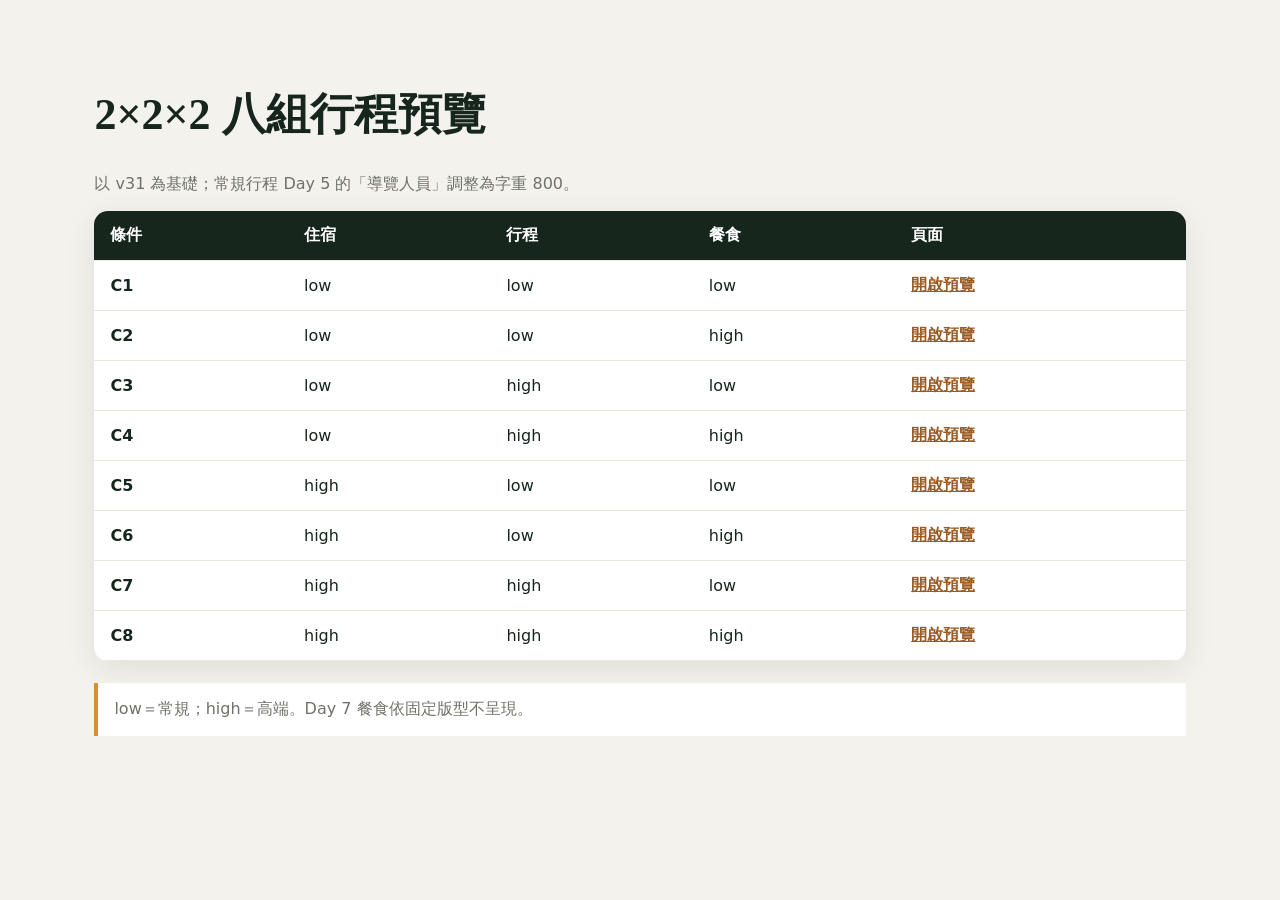
<file: index.html>
<!doctype html><html lang="zh-TW"><head><meta charset="utf-8"><meta name="viewport" content="width=device-width,initial-scale=1,viewport-fit=cover"><title>雲品旅遊 NUVOLA BELLA TRAVEL｜2×2×2 八組預覽</title><style>*{box-sizing:border-box}body{margin:0;padding:clamp(18px,5vw,56px);font-family:system-ui,sans-serif;background:#f4f2ec;color:#16261c}main{max-width:900px;margin:auto}h1{font-family:serif;font-size:clamp(28px,5vw,44px)}p{color:#6e7268}.table{overflow:auto;border-radius:14px;box-shadow:0 8px 30px #16261c18}table{width:100%;border-collapse:collapse;background:#fff;min-width:620px}th,td{padding:14px 16px;text-align:left;border-bottom:1px solid #ebe8df}th{background:#16261c;color:#fff}a{color:#9a5b25;font-weight:700}.note{margin-top:22px;padding:16px;background:#fff;border-left:4px solid #d98e32}</style><link rel="stylesheet" href="responsive.css"></head><body class="index-page"><main><h1>2×2×2 八組行程預覽</h1><p>以 v31 為基礎；常規行程 Day 5 的「導覽人員」調整為字重 800。</p><div class="table"><table><thead><tr><th>條件</th><th>住宿</th><th>行程</th><th>餐食</th><th>頁面</th></tr></thead><tbody><tr><td><b>C1</b></td><td>low</td><td>low</td><td>low</td><td><a href="C1.html">開啟預覽</a></td></tr><tr><td><b>C2</b></td><td>low</td><td>low</td><td>high</td><td><a href="C2.html">開啟預覽</a></td></tr><tr><td><b>C3</b></td><td>low</td><td>high</td><td>low</td><td><a href="C3.html">開啟預覽</a></td></tr><tr><td><b>C4</b></td><td>low</td><td>high</td><td>high</td><td><a href="C4.html">開啟預覽</a></td></tr><tr><td><b>C5</b></td><td>high</td><td>low</td><td>low</td><td><a href="C5.html">開啟預覽</a></td></tr><tr><td><b>C6</b></td><td>high</td><td>low</td><td>high</td><td><a href="C6.html">開啟預覽</a></td></tr><tr><td><b>C7</b></td><td>high</td><td>high</td><td>low</td><td><a href="C7.html">開啟預覽</a></td></tr><tr><td><b>C8</b></td><td>high</td><td>high</td><td>high</td><td><a href="C8.html">開啟預覽</a></td></tr></tbody></table></div><p class="note">low＝常規；high＝高端。Day 7 餐食依固定版型不呈現。</p></main></body></html>
</file>
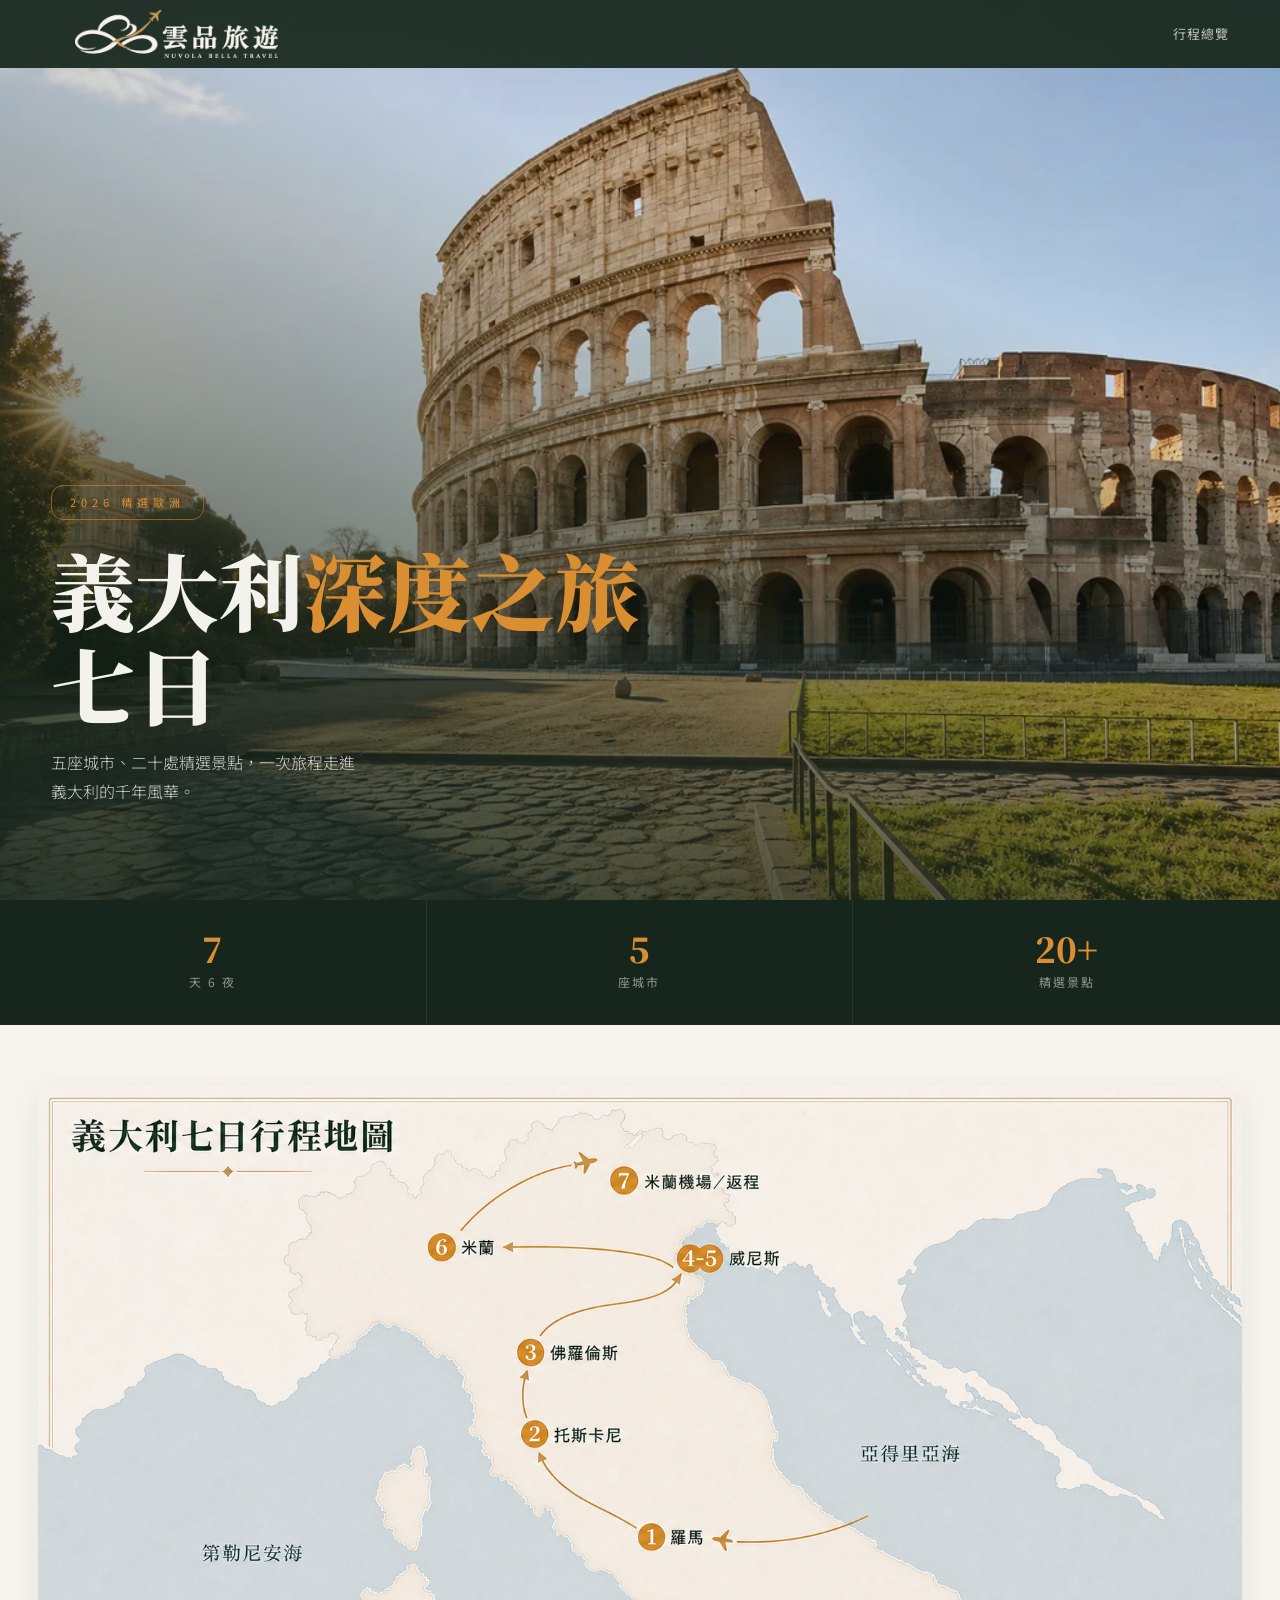
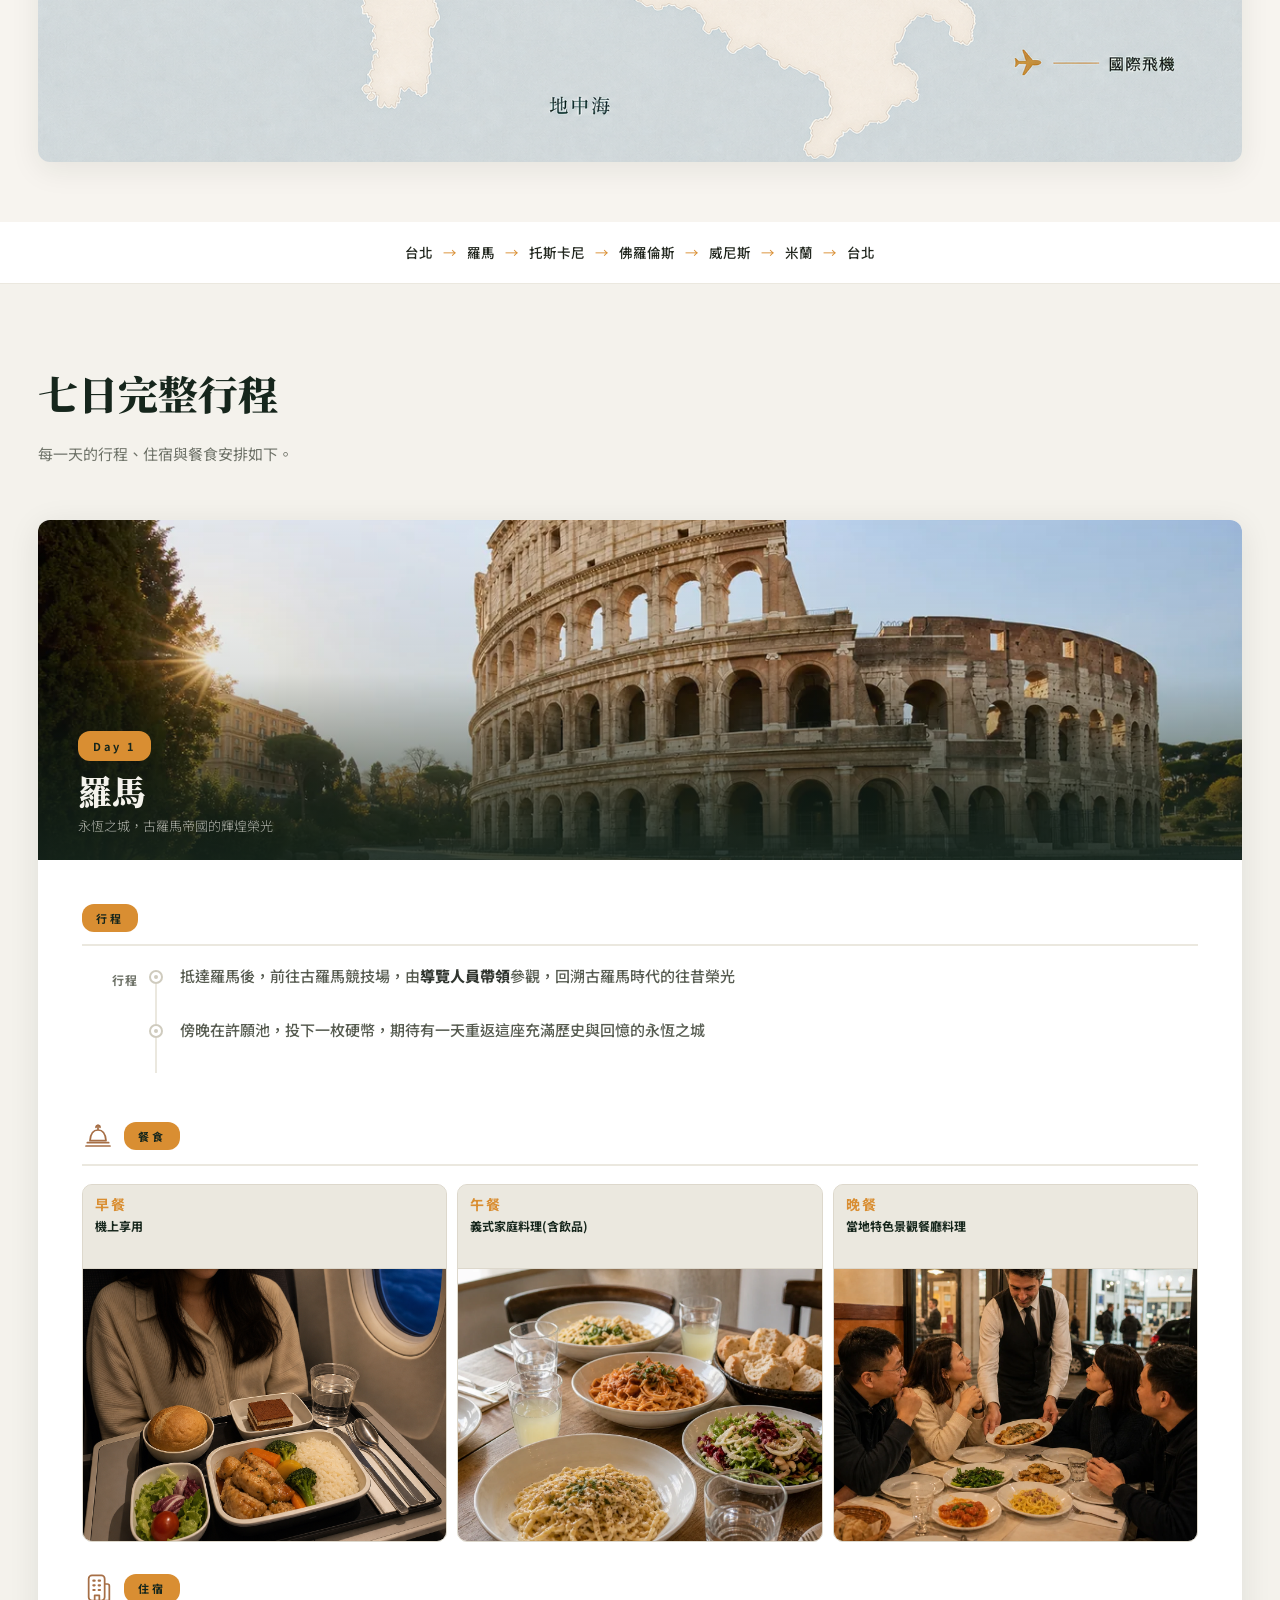
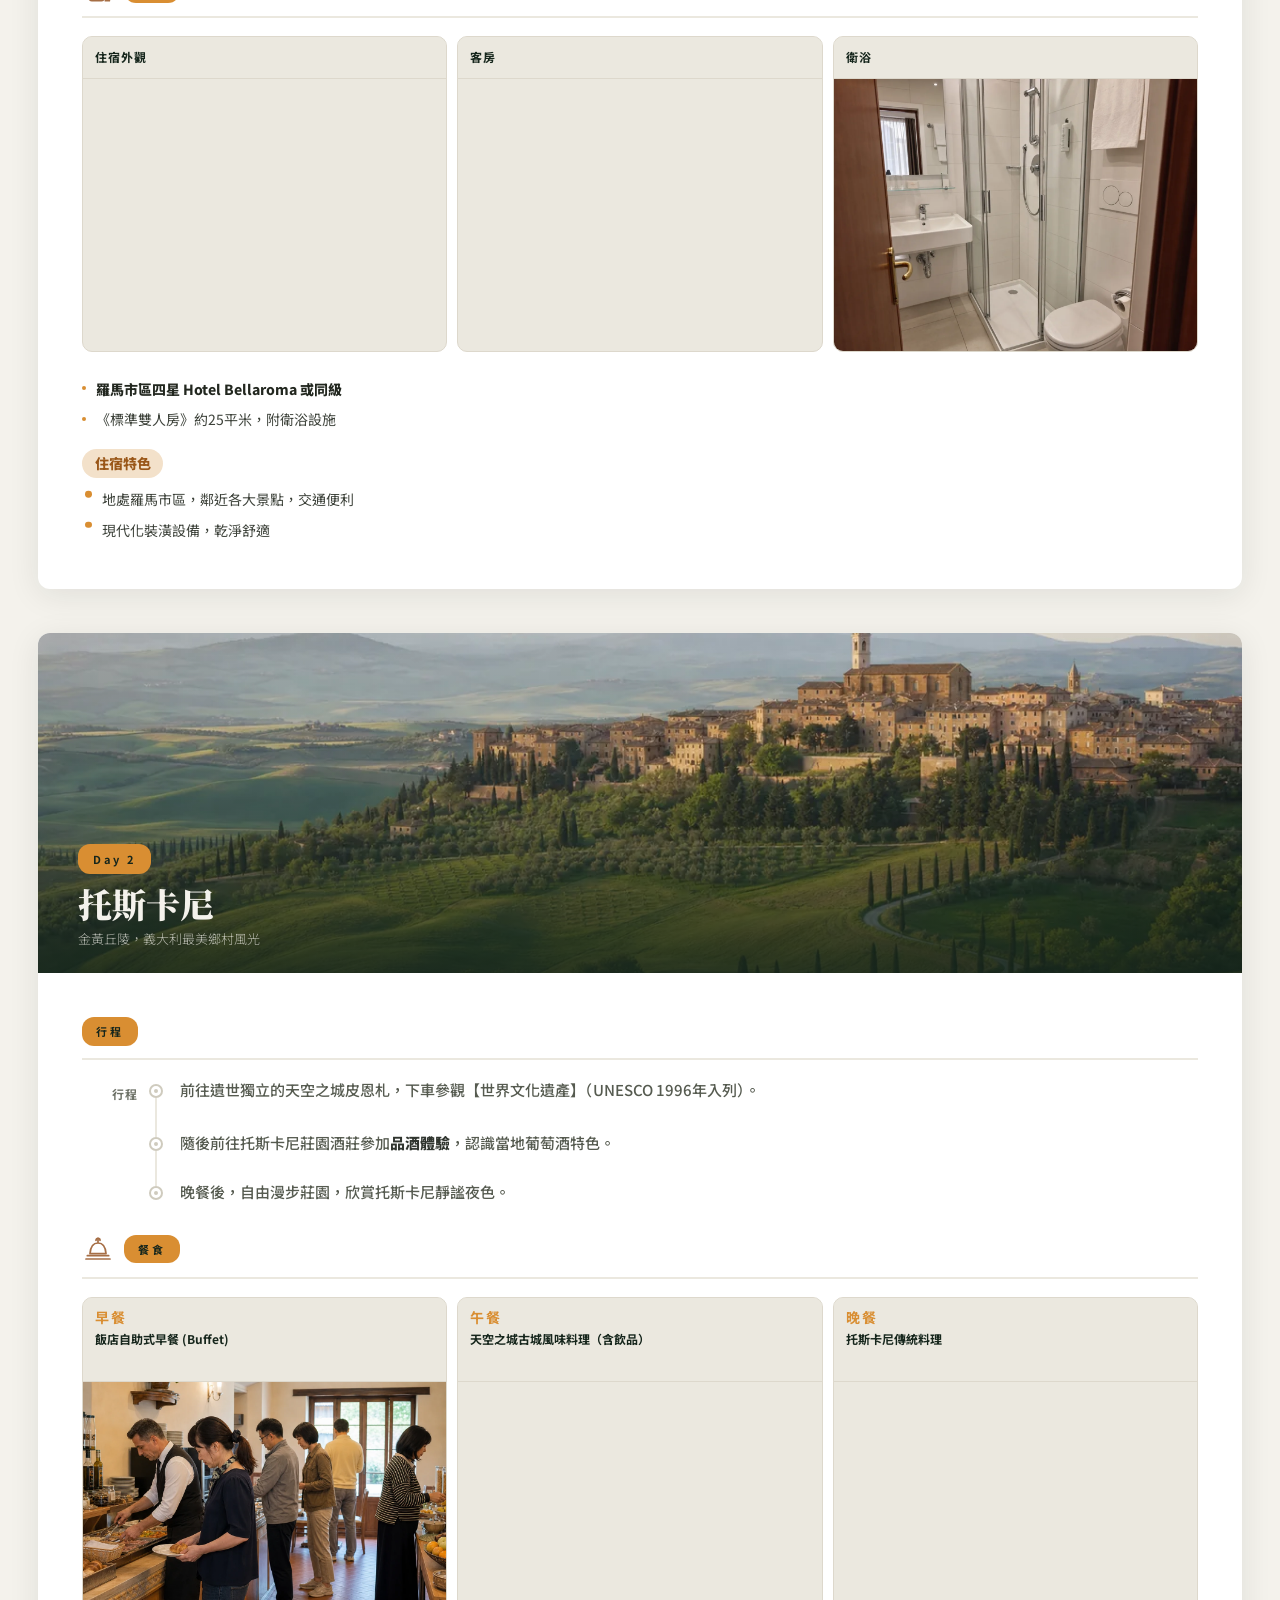
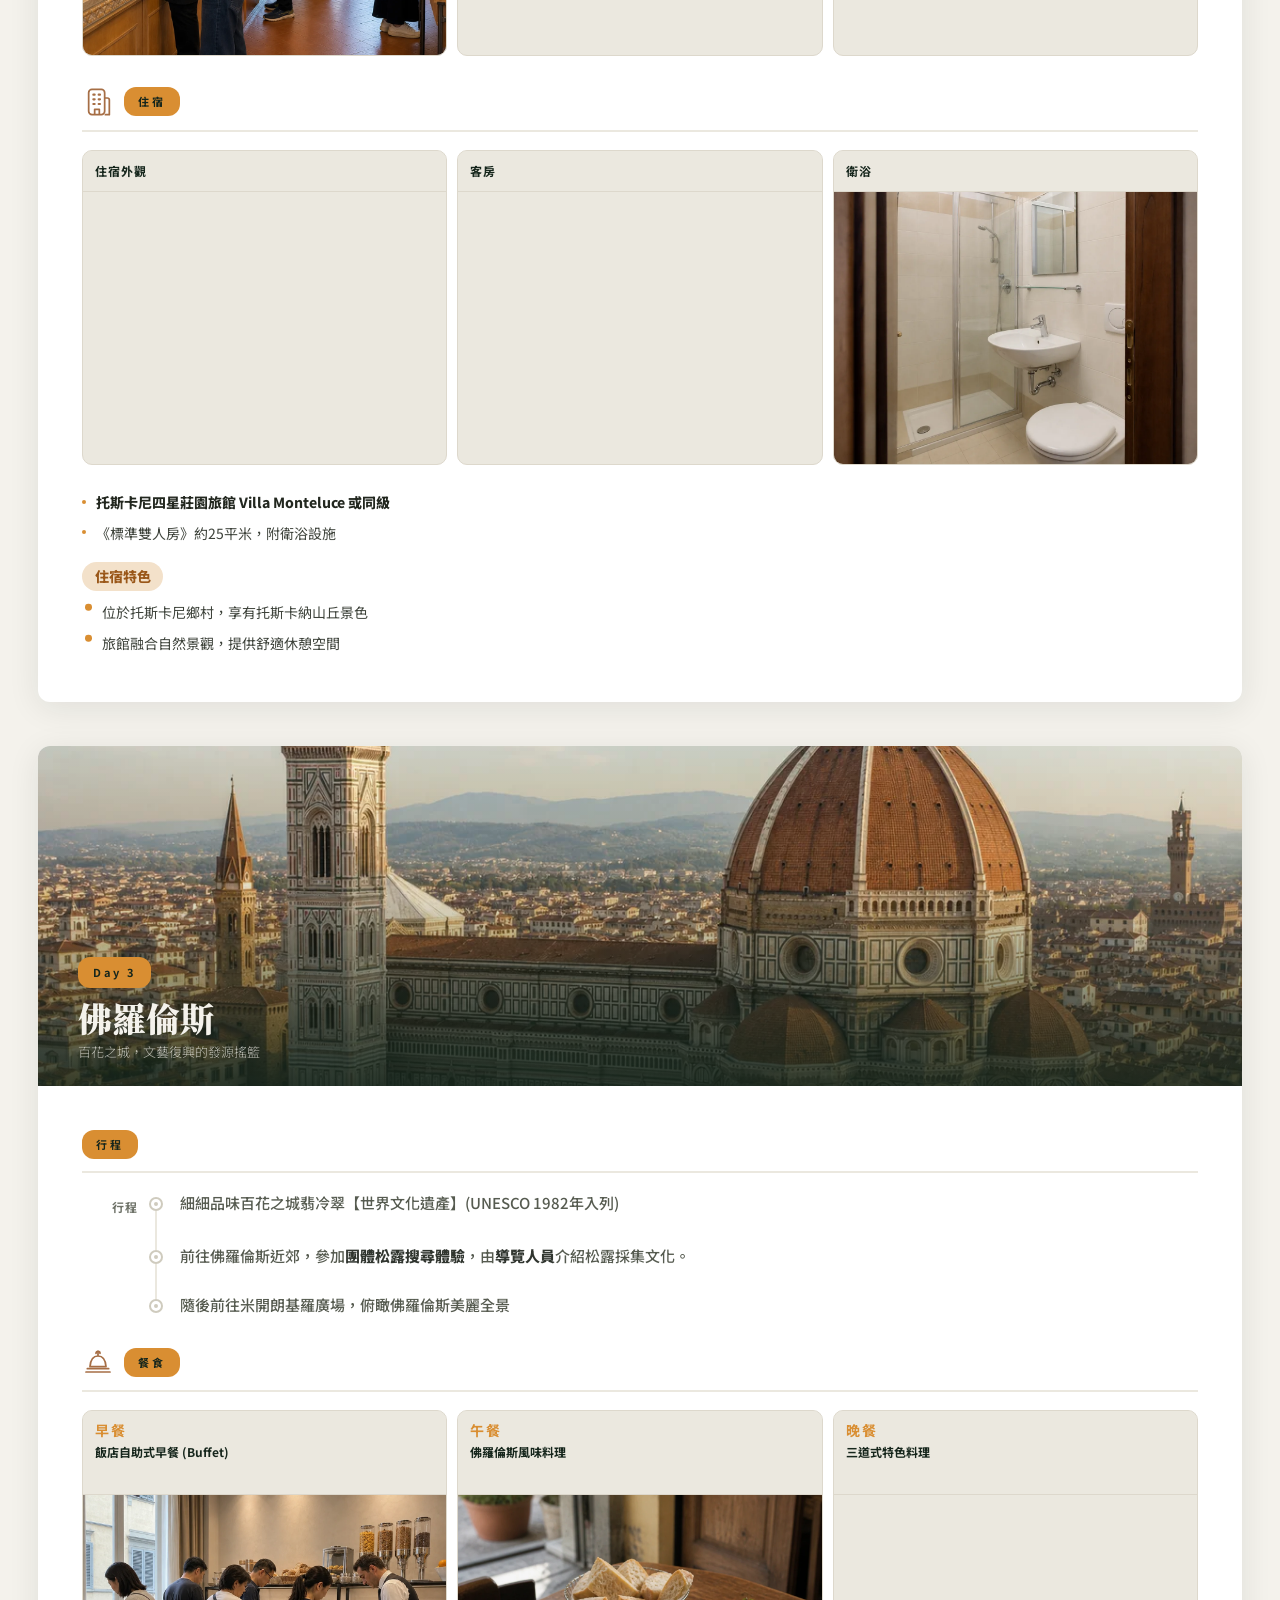
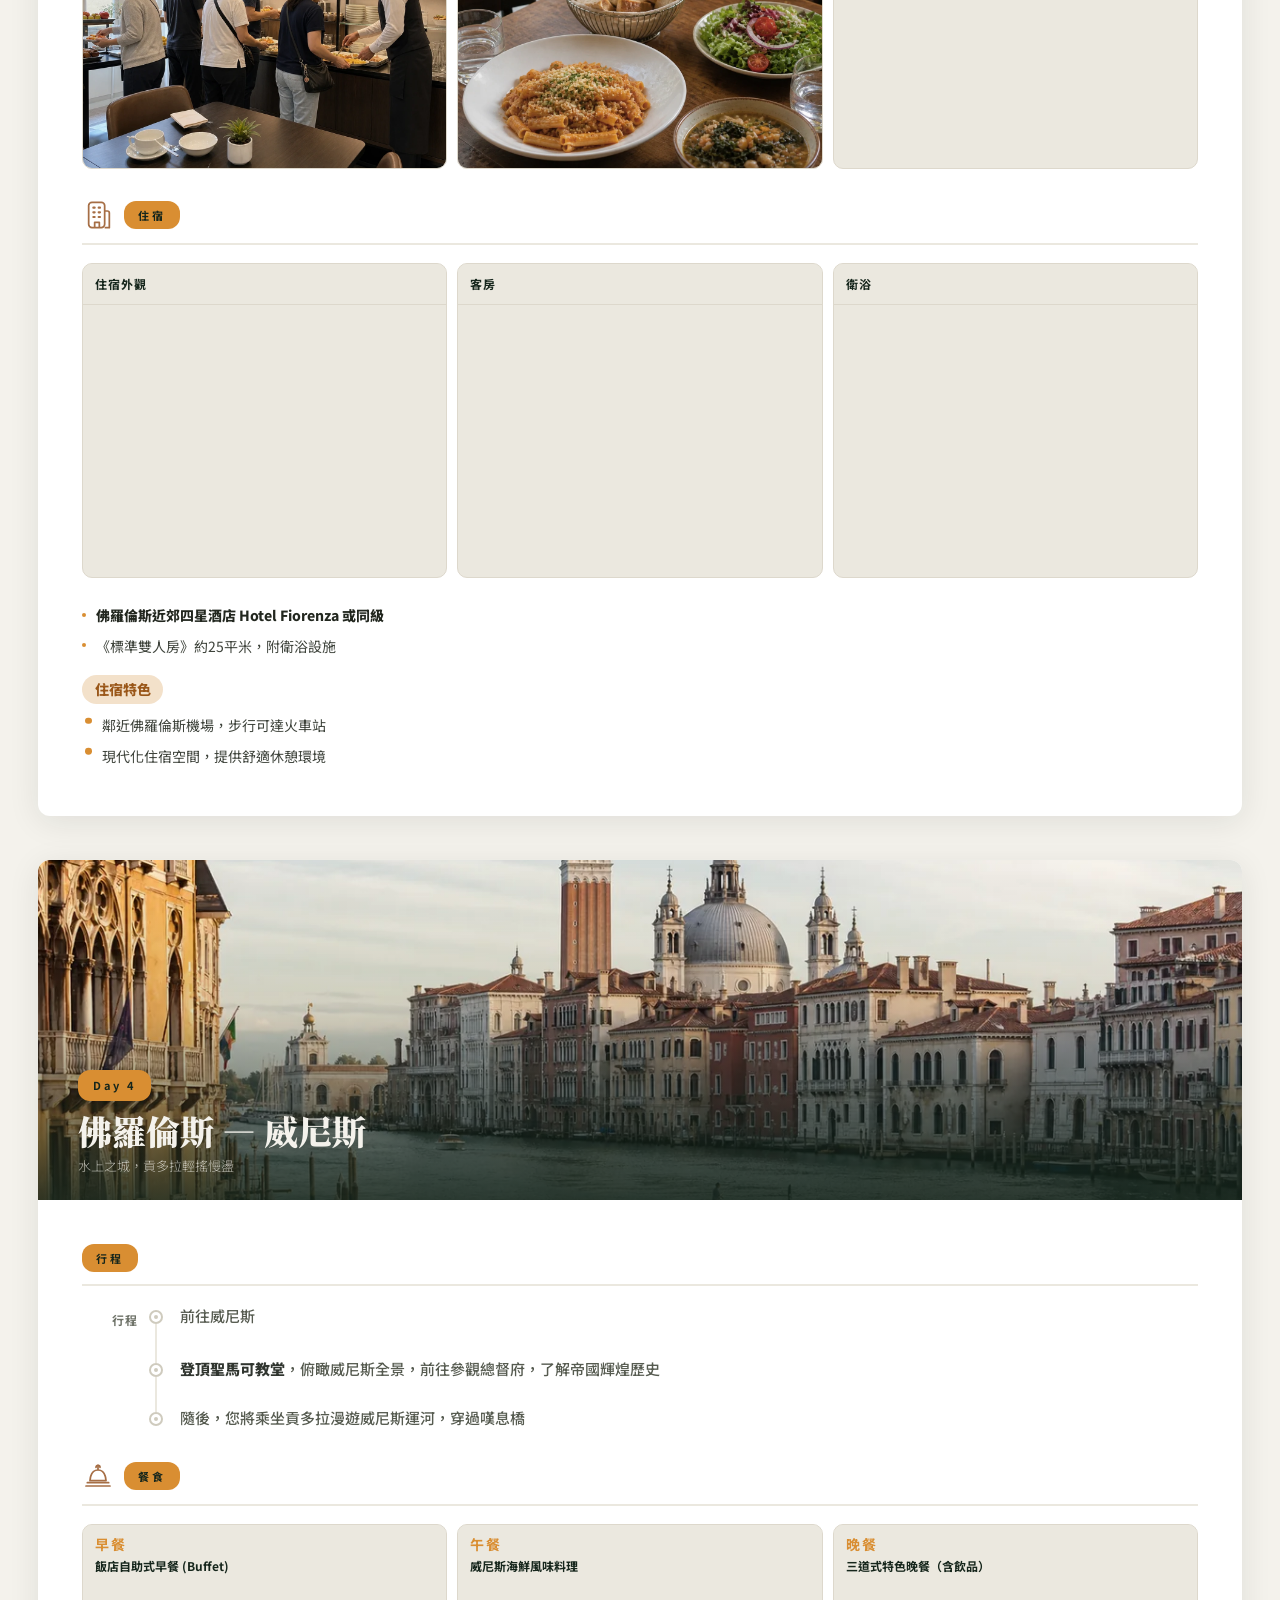
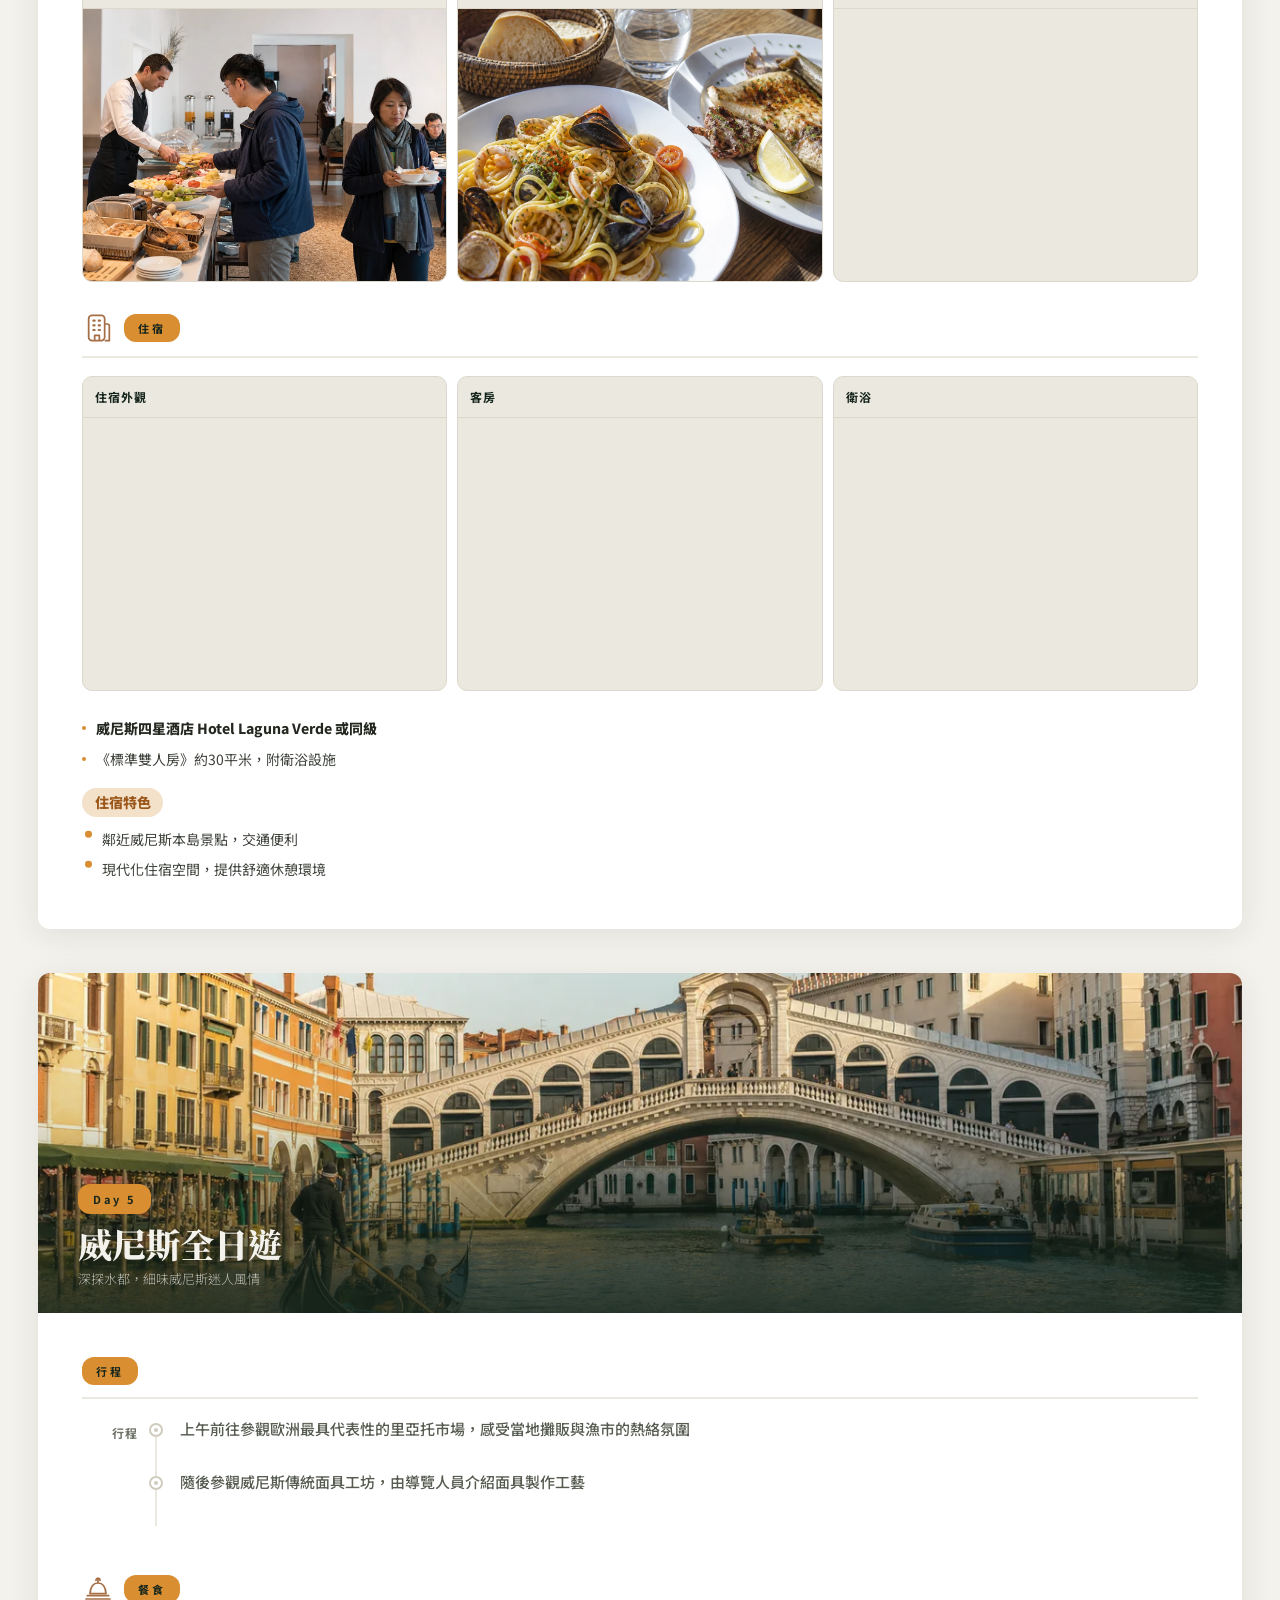
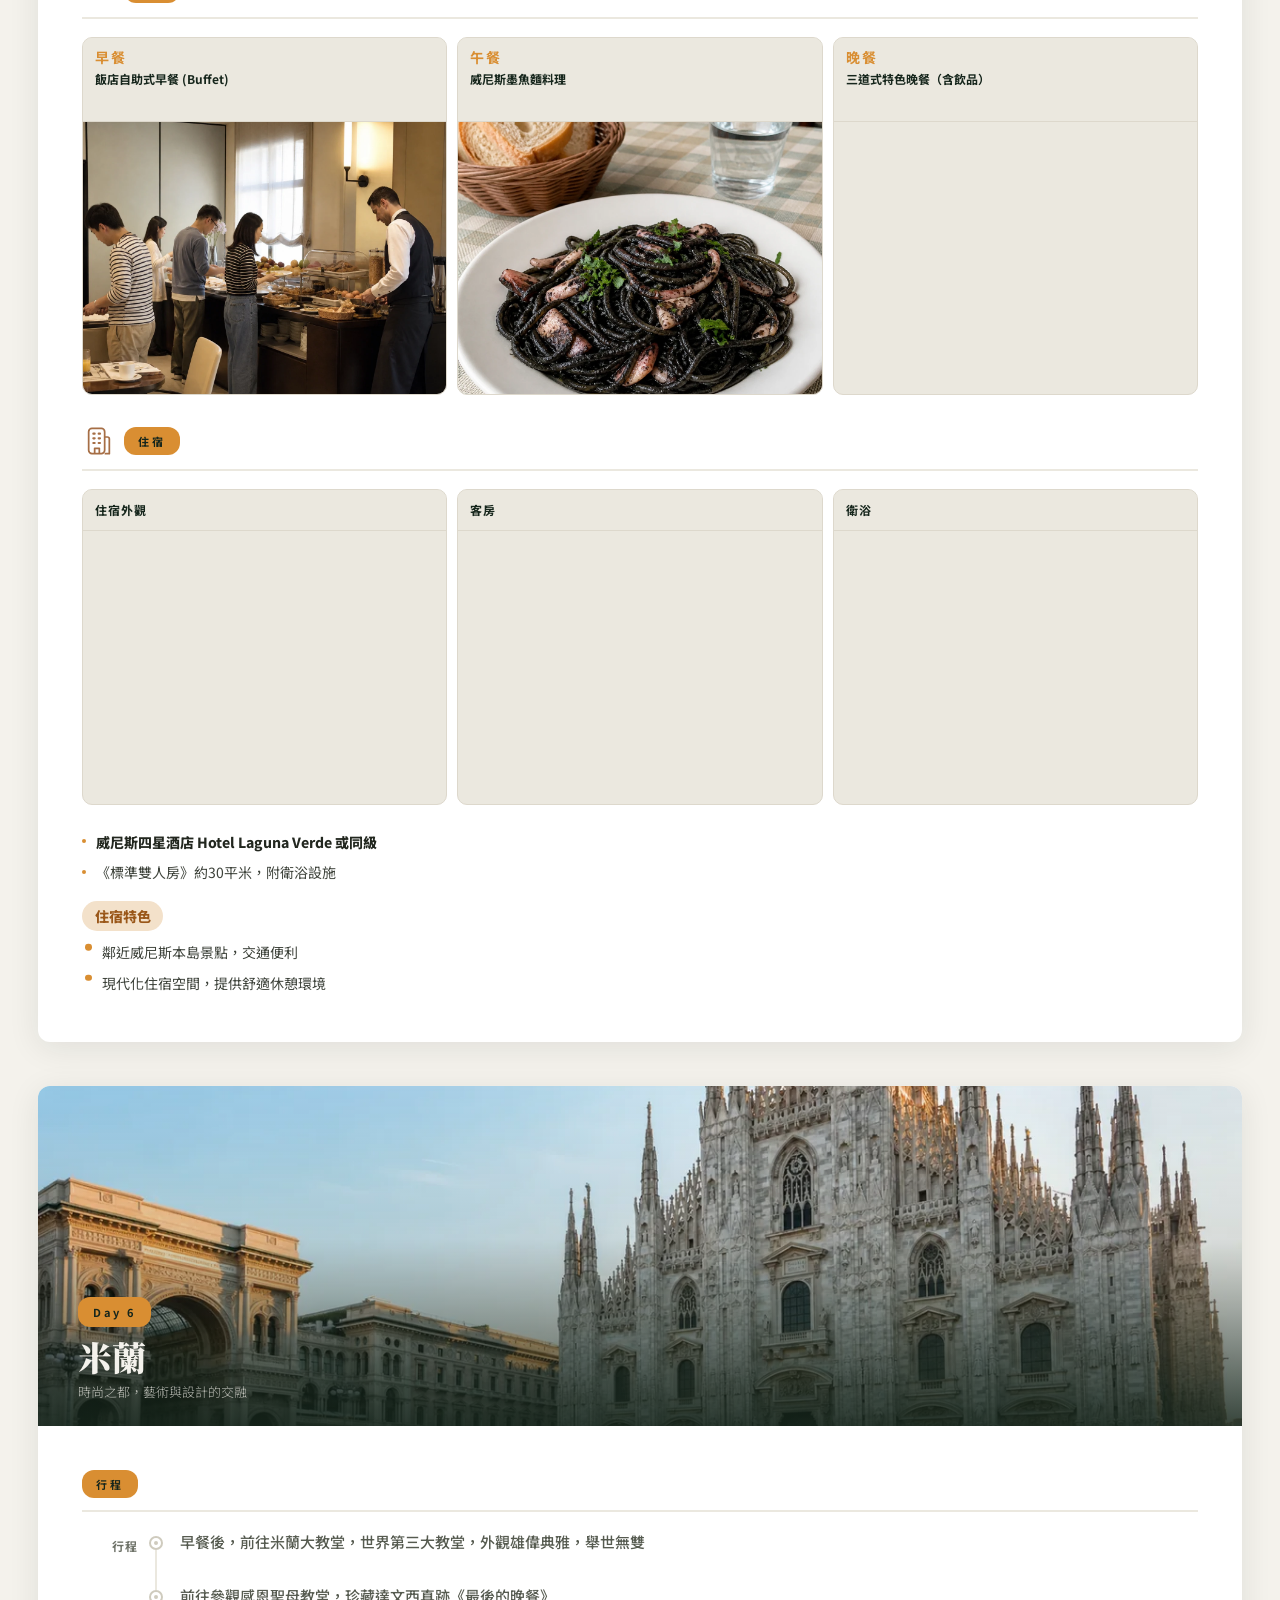
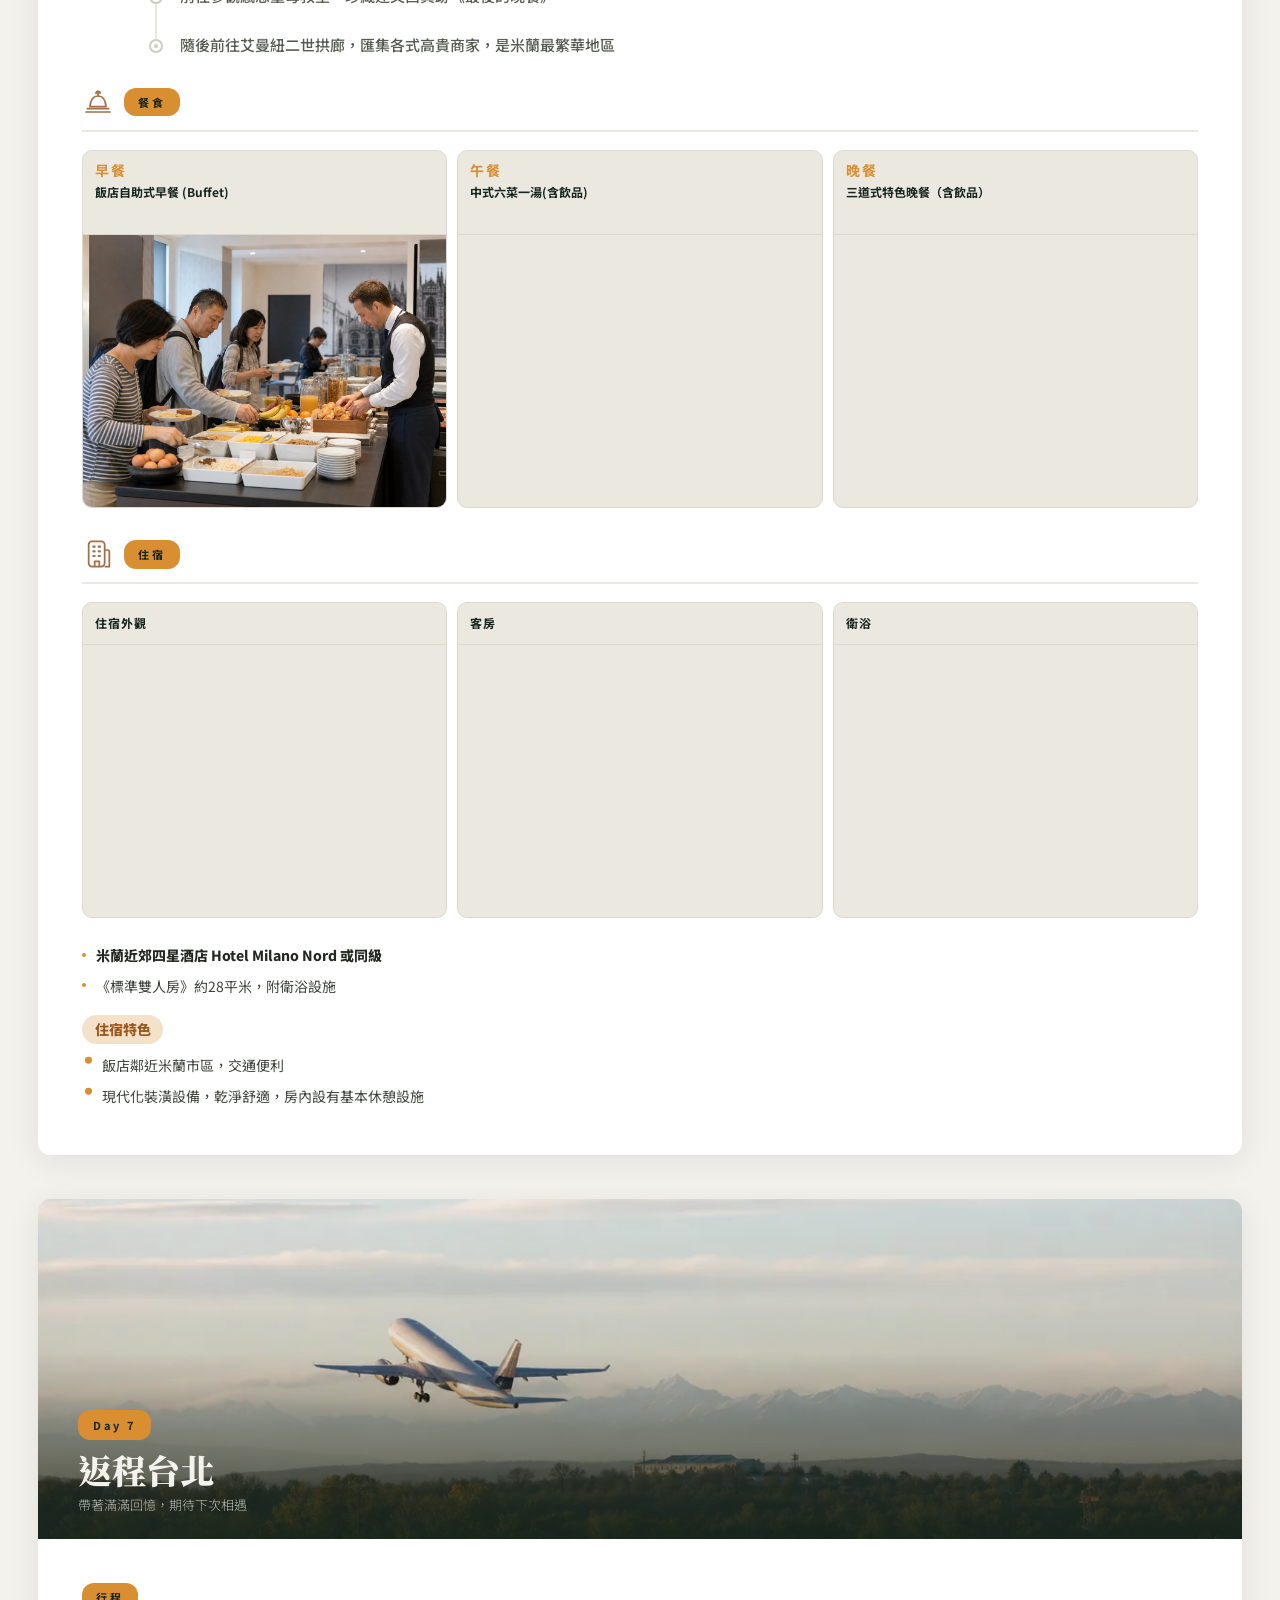
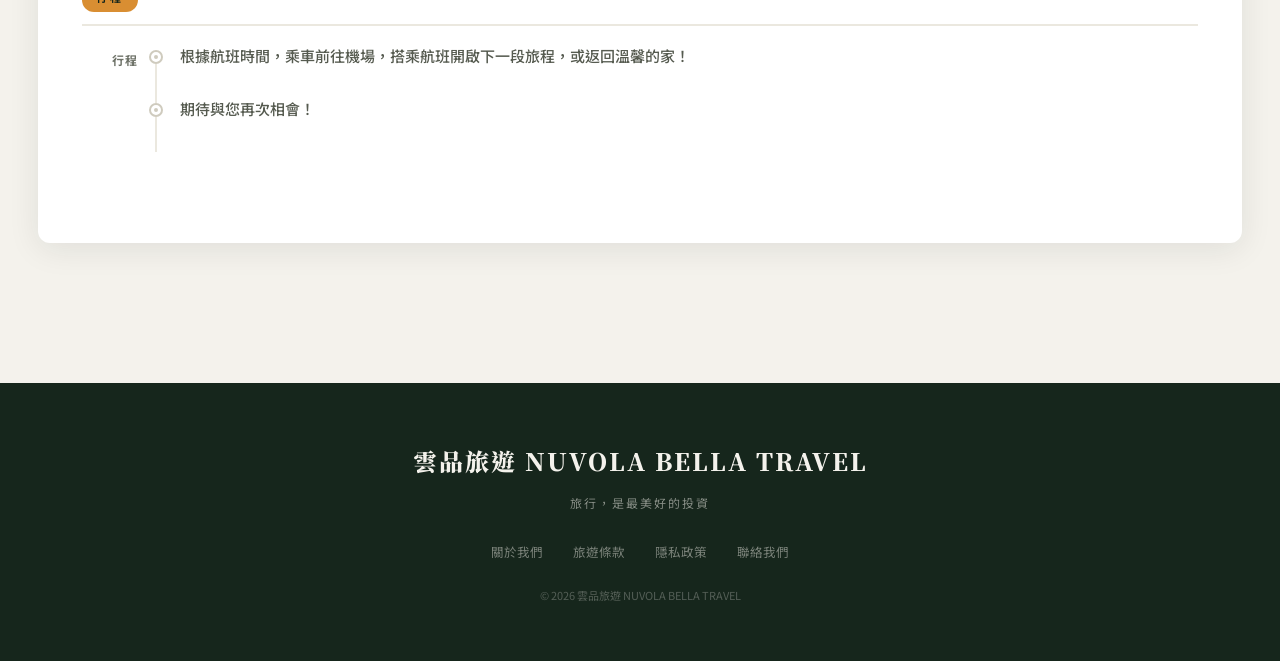
<file: C1.html>
<!DOCTYPE html>
<html lang="zh-TW">
<head>
<meta charset="UTF-8">
<meta name="viewport" content="width=device-width,initial-scale=1.0,viewport-fit=cover">
<title>C1 v41｜雲品旅遊 NUVOLA BELLA TRAVEL</title>
<link href="https://fonts.googleapis.com/css2?family=Noto+Serif+TC:wght@500;600;700;900&amp;family=Noto+Sans+TC:wght@300;400;500;700&amp;display=swap" rel="stylesheet">
<style>
*,*::before,*::after{box-sizing:border-box;margin:0;padding:0}
:root{--green:#16261C;--green2:#1E3326;--bone:#F4F2EC;--bone2:#EBE8DF;--amber:#D98E32;--ink:#22271F;--muted:#6E7268}
html{scroll-behavior:smooth}
body{font-family:'Noto Sans TC',sans-serif;background:var(--bone);color:var(--ink);font-size:15px;line-height:1.85}
nav{position:fixed;top:0;width:100%;z-index:100;height:68px;background:color-mix(in srgb,var(--green) 92%,transparent);backdrop-filter:blur(10px);display:flex;align-items:center;justify-content:space-between;padding:0 clamp(20px,4vw,56px)}
.logo{font-family:'Noto Serif TC',serif;font-weight:900;color:var(--bone);font-size:18px;letter-spacing:1.5px;white-space:nowrap}
.logo span{color:var(--amber)}
.nav-r{display:flex;align-items:center;gap:32px}
.nav-r a{color:rgba(244,242,236,0.75);text-decoration:none;font-size:13px;letter-spacing:1px}
.nav-cta{background:var(--amber);color:var(--green)!important;padding:9px 22px;border-radius:12px;font-weight:700!important}
.hero{min-height:100dvh;position:relative;overflow:hidden;display:flex;align-items:flex-end}
.hero img.bg{position:absolute;inset:0;width:100%;height:100%;object-fit:cover}
.hero-scrim{position:absolute;inset:0;background:linear-gradient(200deg,rgba(22,38,28,0.05) 30%,rgba(22,38,28,0.72) 78%,rgba(22,38,28,0.92) 100%)}
.hero-inner{position:relative;z-index:2;width:100%;max-width:1280px;margin:0 auto;padding:0 clamp(20px,4vw,56px) clamp(48px,7vh,84px)}
.hero-eyebrow{display:inline-block;font-size:11px;letter-spacing:5px;color:var(--amber);border:1px solid color-mix(in srgb,var(--amber) 55%,transparent);padding:6px 18px;border-radius:12px;margin-bottom:22px}
.hero h1{font-family:'Noto Serif TC',serif;font-weight:900;font-size:clamp(40px,7vw,84px);line-height:1.12;color:var(--bone);max-width:14ch}
.hero h1 em{font-style:normal;color:var(--amber)}
.hero p.sub{margin:18px 0 30px;font-size:16px;font-weight:300;color:rgba(244,242,236,0.85);max-width:34ch}
.hero-ctas{display:flex;gap:14px;flex-wrap:wrap}
.btn{font-size:14px;font-weight:700;letter-spacing:1px;padding:15px 38px;border-radius:12px;text-decoration:none;display:inline-block;transition:transform .15s ease}
.btn:active{transform:translateY(1px) scale(0.98)}
.btn-amber{background:var(--amber);color:var(--green)}
.btn-ghost{color:var(--bone);border:1px solid rgba(244,242,236,0.45)}
.facts{background:var(--green);color:var(--bone);display:grid;grid-template-columns:repeat(3,1fr)}
.fact{padding:30px 20px;text-align:center;border-right:1px solid rgba(244,242,236,0.08)}
.fact:last-child{border-right:none}
.fact b{font-family:'Noto Serif TC',serif;font-weight:900;font-size:34px;color:var(--amber);display:block;line-height:1.1}
.fact span{font-size:12px;letter-spacing:2px;color:rgba(244,242,236,0.55)}

/* ── 行程特色一覽（操弄變數等權呈現）── */
.overview{background:var(--bone2);padding:clamp(48px,7vh,72px) clamp(16px,3vw,32px)}
.ov-inner{max-width:1080px;margin:0 auto}
.ov-title{font-family:'Noto Serif TC',serif;font-weight:900;font-size:clamp(26px,3.6vw,36px);color:var(--green);margin-bottom:30px}
.ov-grid{display:grid;grid-template-columns:repeat(3,1fr);gap:18px}
.ov-card{background:#fff;border-radius:12px;padding:28px 26px;border-top:4px solid var(--amber)}
.ov-cat{font-size:12px;font-weight:700;letter-spacing:4px;color:var(--amber);margin-bottom:10px}
.ov-head{font-family:'Noto Serif TC',serif;font-weight:900;font-size:22px;color:var(--green);line-height:1.35;margin-bottom:10px}
.ov-body{font-size:13.5px;color:#565B50;line-height:1.8}

.route{background:#fff;border-bottom:1px solid var(--bone2);padding:18px clamp(20px,4vw,56px);display:flex;justify-content:center;align-items:center;gap:10px;flex-wrap:wrap;font-size:13.5px;color:var(--muted)}
.route b{color:var(--ink);font-weight:500}
.route i{font-style:normal;color:var(--amber)}
main{width:min(100%,1344px);max-width:none;margin:0 auto;padding:clamp(48px,8vh,84px) clamp(16px,3vw,32px) 96px}
.sec-title{font-family:'Noto Serif TC',serif;font-weight:900;font-size:clamp(28px,4vw,40px);color:var(--green);margin-bottom:10px}
.sec-lede{color:var(--muted);max-width:52ch;margin-bottom:52px}
.day{background:#fff;border-radius:12px;overflow:hidden;margin-bottom:44px;box-shadow:0 6px 32px rgba(22,38,28,0.09)}
.day-media{position:relative;height:clamp(220px,36vw,340px);overflow:hidden}
.day-media img{width:100%;height:100%;object-fit:cover;transition:transform .7s ease}
.day:hover .day-media img{transform:scale(1.035)}
.day-media-scrim{position:absolute;inset:0;background:linear-gradient(to top,rgba(22,38,28,0.86),rgba(22,38,28,0.12) 55%,transparent)}
.day-media-text{position:absolute;left:0;right:0;bottom:0;padding:22px clamp(20px,4vw,40px)}
.day-num{display:inline-block;background:var(--amber);color:var(--green);font-size:11px;font-weight:700;letter-spacing:2.5px;padding:5px 15px;border-radius:12px;margin-bottom:10px}
.day-city{font-family:'Noto Serif TC',serif;font-weight:900;font-size:clamp(24px,3.4vw,34px);color:var(--bone);line-height:1.2}
.day-tagline{font-size:13px;font-weight:300;color:rgba(244,242,236,0.72);margin-top:2px}
.day-content{padding:clamp(24px,4vw,44px)}

/* ── 三因子等權區塊 ── */
.fac-block{margin-bottom:30px}
.fac-block:last-child{margin-bottom:0}
.fac-head{display:flex;align-items:center;gap:12px;margin-bottom:18px;padding-bottom:12px;border-bottom:2px solid var(--bone2)}
.fac-tag{background:var(--amber);color:var(--green);font-size:11px;font-weight:700;letter-spacing:3px;padding:4px 14px;border-radius:12px}
.fac-name{font-family:'Noto Serif TC',serif;font-weight:900;font-size:19px;color:var(--green)}
.fac-list{list-style:none}
.fac-list li{font-size:14px;line-height:1.9;color:#3d423a;padding:2px 0 2px 14px;position:relative}
.fac-list li::before{content:'';position:absolute;left:0;top:0.9em;width:4px;height:4px;border-radius:50%;background:var(--amber)}
.fac-cols{display:grid;grid-template-columns:1fr 1fr;gap:32px}
.fac-cols .fac-block{margin-bottom:0}

.timeline{margin-bottom:4px}
.tl-item{display:grid;grid-template-columns:56px 36px 1fr;align-items:start;position:relative;padding-bottom:26px}
.tl-item:last-child{padding-bottom:0}
.tl-item::before{content:'';position:absolute;left:73px;top:20px;bottom:-6px;width:2px;background:var(--bone2)}
.tl-item:last-child::before{display:none}
.tl-time{font-size:12px;font-weight:700;color:var(--muted);letter-spacing:1px;text-align:right;padding-top:5px}
.tl-node{width:10px;height:10px;border-radius:50%;background:#CFCBBE;border:3px solid #fff;box-shadow:0 0 0 2px #CFCBBE;margin:8px auto 0;position:relative;z-index:1}
.tl-node-hl{width:15px;height:15px;background:var(--amber);box-shadow:0 0 0 3px color-mix(in srgb,var(--amber) 30%,transparent);margin-top:7px}
.tl-content{padding-left:6px}
.tl-title{font-size:15px;font-weight:500;color:#565B50;line-height:1.55}
.tl-title-hl{font-family:'Noto Serif TC',serif;font-size:22px;font-weight:900;color:var(--green);line-height:1.4;display:inline;background:linear-gradient(transparent 62%,color-mix(in srgb,var(--amber) 32%,transparent) 62%)}
.tl-desc{font-size:13px;color:var(--muted);line-height:1.75;margin-top:3px}
.tl-hl .tl-desc{color:#565B50;font-size:13.5px}

footer{background:var(--green);color:rgba(244,242,236,0.5);padding:56px clamp(20px,4vw,56px);text-align:center}
.f-logo{font-family:'Noto Serif TC',serif;font-weight:900;color:var(--bone);font-size:24px;letter-spacing:2px;margin-bottom:8px}
.f-logo span{color:var(--amber)}
.f-tag{font-size:12px;letter-spacing:2px;margin-bottom:26px}
.f-links{display:flex;justify-content:center;gap:30px;flex-wrap:wrap;margin-bottom:22px}
.f-links a{color:rgba(244,242,236,0.45);text-decoration:none;font-size:12.5px}
.f-copy{font-size:11px;color:rgba(244,242,236,0.28)}
.reveal{opacity:0;transform:translateY(22px);transition:opacity .7s ease,transform .7s ease}
.reveal.in{opacity:1;transform:none}
.hero-inner>*{opacity:0;transform:translateY(16px);animation:rise .8s ease forwards}
.hero-inner>*:nth-child(2){animation-delay:.12s}
.hero-inner>*:nth-child(3){animation-delay:.24s}
.hero-inner>*:nth-child(4){animation-delay:.36s}
@keyframes rise{to{opacity:1;transform:none}}
@media (prefers-reduced-motion:reduce){
  .reveal{opacity:1;transform:none;transition:none}
  .hero-inner>*{opacity:1;transform:none;animation:none}
  .day-media img,.btn{transition:none}
}
@media(max-width:820px){
  .nav-r a:not(.nav-cta){display:none}
  .facts{grid-template-columns:repeat(2,1fr)}
  .fact:nth-child(2){border-right:none}
  .fact{border-bottom:1px solid rgba(244,242,236,0.08)}
  .fact:nth-child(3),.fact:nth-child(4){border-bottom:none}
  .ov-grid{grid-template-columns:1fr}
  .tl-item{grid-template-columns:44px 30px 1fr}
  .tl-item::before{left:58px}
  .tl-title-hl{font-size:18px}
  .fac-cols{grid-template-columns:1fr;gap:26px}
}
@media(max-width:520px){
  nav{height:58px;padding-left:16px;padding-right:16px}
  .logo{font-size:15px;letter-spacing:1px}
  .nav-cta{padding:8px 14px}
  .hero{min-height:88svh}
  .hero-inner{padding-left:18px;padding-right:18px;padding-bottom:40px}
  .hero h1{font-size:clamp(38px,12vw,54px)}
  .hero p.sub{font-size:15px;line-height:1.7}
  .hero-ctas{display:grid;grid-template-columns:1fr 1fr}
  .btn{padding:13px 12px;text-align:center}
  .fact{padding:22px 10px}
  .fact b{font-size:28px}
  .overview{padding-left:14px;padding-right:14px}
  .ov-card{padding:22px 20px}
  .route{justify-content:flex-start;overflow-x:auto;flex-wrap:nowrap;white-space:nowrap}
  main{padding-left:12px;padding-right:12px;padding-bottom:64px}
  .sec-lede{margin-bottom:32px}
  .day{margin-bottom:28px;border-radius:10px}
  .day-media{height:230px}
  .day-content{padding:22px 18px}
  .tl-item{grid-template-columns:42px 26px 1fr}
  .tl-item::before{left:54px}
  .tl-title{font-size:14px}
  .tl-title-hl{font-size:17px}
  .fac-list li{font-size:13.5px}
  footer{padding-top:44px;padding-bottom:calc(44px + env(safe-area-inset-bottom))}
}


/* Daily image set — shared structure for all 2×2×2 conditions */
.daily-gallery{margin:0 0 34px}
.daily-gallery-title{font-family:'Noto Serif TC',serif;font-size:18px;font-weight:900;color:var(--green);margin-bottom:14px}
.daily-gallery-grid{display:grid;grid-template-columns:repeat(12,1fr);gap:10px}
.daily-shot{position:relative;overflow:hidden;border-radius:10px;background:var(--bone2);min-height:170px}
.daily-shot img{display:block;width:100%;height:100%;object-fit:cover;transition:transform .45s ease}
.daily-shot:hover img{transform:scale(1.025)}
.daily-shot figcaption{position:absolute;left:9px;bottom:9px;padding:5px 10px;border-radius:999px;background:rgba(22,38,28,.82);color:#fff;font-size:11px;letter-spacing:1px;backdrop-filter:blur(6px)}
.daily-shot--wide{grid-column:span 7;min-height:260px}
.daily-shot--side{grid-column:span 5;min-height:260px}
.daily-shot--meal{grid-column:span 4}
.daily-shot--half{grid-column:span 6}
@media(max-width:820px){
  .daily-shot--wide,.daily-shot--side{grid-column:span 6;min-height:210px}
  .daily-shot--meal{grid-column:span 4;min-height:150px}
}
@media(max-width:520px){
  .daily-gallery{margin-bottom:28px}
  .daily-gallery-grid{grid-template-columns:1fr 1fr;gap:8px}
  .daily-shot,.daily-shot--wide,.daily-shot--side,.daily-shot--meal,.daily-shot--half{grid-column:auto;min-height:132px}
  .daily-shot--wide{grid-column:1/-1;min-height:205px}
  .daily-shot figcaption{left:7px;bottom:7px;font-size:10px;padding:4px 8px}
}



/* Images sit inside their corresponding experimental factor blocks. */
.factor-images{display:grid;gap:10px;margin:18px 0 22px}
.factor-images--itinerary{grid-template-columns:1fr;width:min(76%,720px);margin-left:auto;margin-right:auto}
.factor-images--stay,.factor-images--dining{grid-template-columns:repeat(3,1fr)}
.factor-image{position:relative;overflow:hidden;border-radius:10px;background:var(--bone2);height:180px}
.factor-images--itinerary .factor-image{height:auto;aspect-ratio:4/3}
.factor-images--itinerary .factor-image img{object-fit:contain}
.factor-image img{display:block;width:100%;height:100%;object-fit:cover;transition:transform .45s ease}
.factor-image:hover img{transform:scale(1.025)}
.factor-image figcaption{position:absolute;left:9px;bottom:9px;padding:5px 10px;border-radius:999px;background:rgba(22,38,28,.82);color:#fff;font-size:11px;letter-spacing:1px;backdrop-filter:blur(6px)}
@media(max-width:820px){
  .facts{grid-template-columns:repeat(3,1fr)}
  .fact,.fact:nth-child(2),.fact:nth-child(3){border-right:1px solid rgba(244,242,236,0.08);border-bottom:none}
  .fact:last-child{border-right:none}
  .factor-images--itinerary .factor-image{height:auto;aspect-ratio:4/3}
  .factor-images--itinerary{width:min(88%,620px)}
  .factor-image{height:150px}
}
@media(max-width:520px){
  .factor-images{gap:8px;margin:14px 0 18px}
  .factor-images--itinerary .factor-image{height:auto;aspect-ratio:4/3}
  .factor-images--itinerary{width:100%}
  .factor-images--stay,.factor-images--dining{grid-template-columns:1fr 1fr}
  .factor-images--stay .factor-image:first-child,
  .factor-images--dining .factor-image:first-child{grid-column:1/-1;height:190px}
  .factor-image{height:132px}
  .factor-image figcaption{left:7px;bottom:7px;font-size:10px;padding:4px 8px}
}



.fac-icon{width:32px;height:32px;flex:0 0 32px;object-fit:contain}
.fac-head--with-icon{gap:10px}
@media(max-width:520px){
  .fac-icon{width:28px;height:28px;flex-basis:28px}
}


.route-map{background:#f7f4ef;padding:clamp(26px,5vw,60px) clamp(12px,3vw,32px)}
.route-map-inner{max-width:1280px;margin:0 auto}
.route-map img{display:block;width:100%;height:auto;object-fit:contain;border-radius:12px;box-shadow:0 8px 30px rgba(22,38,28,.08)}
/* v03 確認版：移除行程景點圖片；住宿與餐食圖片統一 4:3 */
.factor-images--itinerary{display:none}
.factor-images--stay .factor-image,.factor-images--dining .factor-image{height:auto!important;aspect-ratio:4/3}
.factor-images--stay .factor-image img,.factor-images--dining .factor-image img{object-fit:cover}
@media(max-width:520px){
  .route-map{padding:18px 10px}
  .route-map img{border-radius:8px}
}
/* v04B：文字置於圖片上方的暖灰標題列 */
.factor-image{height:auto!important;aspect-ratio:auto!important;display:flex;flex-direction:column;background:var(--bone2);border:1px solid #ddd8cc}
.factor-image img{width:100%;aspect-ratio:4/3;height:auto;object-fit:cover;order:2}
.factor-image figcaption{position:static;order:1;padding:9px 12px;border-radius:0;background:var(--bone2);color:var(--green);font-size:12px;font-weight:700;letter-spacing:1px;backdrop-filter:none;border-bottom:1px solid #ddd8cc}
main .day:last-of-type .day-content > .fac-block:last-child{display:none}
/* v05：第 3 天餐食以「餐別＋內容」顯示於圖上標題列 */
.factor-images[aria-label="第 3 天dining圖片"] figcaption{min-height:70px;display:flex;flex-direction:column;justify-content:center;gap:2px;line-height:1.45;letter-spacing:0}
.factor-images[aria-label="第 3 天dining圖片"] figcaption strong{color:var(--amber);font-size:11px;letter-spacing:2px}
.factor-images[aria-label="第 3 天dining圖片"] figcaption span{color:var(--green);font-size:12px}

/* v06：全日餐食標題與區塊順序 */
.factor-images--dining figcaption{min-height:70px;display:flex;flex-direction:column;justify-content:center;gap:2px;line-height:1.45;letter-spacing:0}
.factor-images--dining figcaption strong{color:var(--amber);font-size:11px;letter-spacing:2px}
.factor-images--dining figcaption span{color:var(--green);font-size:12px}
.day-content > .fac-block{margin-bottom:30px}
.day-content > .fac-block:last-child{margin-bottom:0}

/* v17: confirmed v16 presentation applied to all 2x2x2 conditions */
.logo{display:flex;align-items:center;height:56px;padding:0;background:transparent;overflow:hidden;font-size:0;letter-spacing:0}
.logo img{display:block;width:clamp(180px,22vw,250px);height:48px;object-fit:contain}
.factor-images--dining + .fac-list{display:none}
.factor-images--stay .factor-image img,.factor-images--dining .factor-image img{object-fit:cover!important;object-position:center;background:transparent}
.factor-images--stay + .fac-list > li:first-child{font-weight:800;color:var(--ink)}
.factor-images--stay + .fac-list li.stay-feature-title{display:inline-flex;align-items:center;width:auto;margin:.85rem 0 .4rem;padding:.38rem .78rem;border-radius:999px;background:#f3e1ca;color:#9a5719;font-size:.88rem;font-weight:800;line-height:1.2}
.factor-images--stay + .fac-list li.stay-feature-title::before{content:none;display:none}
.factor-images--stay + .fac-list li.stay-feature{position:relative;padding-left:1.25rem}
.factor-images--stay + .fac-list li.stay-feature::before{content:"";display:block;position:absolute;left:.18rem;top:.72em;width:.42rem;height:.42rem;border-radius:50%;background:var(--amber);transform:translateY(-50%)}
@media(max-width:520px){
  .logo{height:50px;padding:0;background:transparent}
  .logo img{width:165px;height:42px}
}


/* v26: attached-PDF blue itinerary phrases rendered in confirmed style */
.timeline .itinerary-emphasis{font-weight:800;color:#30352F}


/* v40: compact aligned meal labels and description rows */
.factor-images.factor-images--dining figcaption{height:84px;min-height:84px;display:grid;grid-template-rows:22px 1fr;align-content:start;justify-content:stretch;gap:2px;padding:8px 12px}
.factor-images.factor-images--dining figcaption strong{align-self:start;font-size:14px;line-height:22px;letter-spacing:2px}
.factor-images.factor-images--dining figcaption span{align-self:start;font-size:12px;line-height:1.45}
@media(max-width:520px){
  .factor-images--dining .factor-image:first-child figcaption{height:82px;min-height:82px}
  .factor-images--dining .factor-image:nth-child(n+2) figcaption{height:108px;min-height:108px}
}
/* v31: make the regular Day 5 guide label visibly heavier */
.timeline .itinerary-emphasis--guide{font-weight:800}

</style>
<link rel="stylesheet" href="responsive.css">
</head>
<body data-condition="C1" data-accommodation="low" data-itinerary="low" data-dining="low" data-version="v41-day3-meal-caption-specificity-fix">
<nav>
<div class="logo"><img src="assets/brand/YunPin_NuvolaBella_DarkBackground_Transparent_V5.png" alt="雲品旅遊 NUVOLA BELLA TRAVEL"></div>
  <div class="nav-r">
    <a href="#itinerary">行程總覽</a>
    </div>
</nav>
<header class="hero">
  <img class="bg" src="assets/day01/D1_Hero.webp" alt="羅馬競技場">
  <div class="hero-scrim"></div>
  <div class="hero-inner">
    <span class="hero-eyebrow">2026 精選歐洲</span>
    <h1>義大利<em>深度之旅</em><br>七日</h1>
    <p class="sub">五座城市、二十處精選景點，一次旅程走進義大利的千年風華。</p>
  </div>
</header>
<section class="facts">
  <div class="fact"><b>7</b><span>天 6 夜</span></div>
  <div class="fact"><b>5</b><span>座城市</span></div>
  <div class="fact"><b>20+</b><span>精選景點</span></div>
</section>
<section class="route-map" aria-label="義大利七日行程地圖"><div class="route-map-inner"><img src="assets/map/italy-7day-map_website-style_v29.png" alt="網站風格義大利七日行程地圖：羅馬、托斯卡尼、佛羅倫斯、威尼斯、米蘭及返程路線" loading="eager" decoding="async"></div></section><div id="overview"></div>

    <div class="route">
  <b>台北</b><i>→</i><b>羅馬</b><i>→</i><b>托斯卡尼</b><i>→</i><b>佛羅倫斯</b><i>→</i><b>威尼斯</b><i>→</i><b>米蘭</b><i>→</i><b>台北</b>
</div>
<main id="itinerary">
  <h2 class="sec-title">七日完整行程</h2>
  <p class="sec-lede">每一天的行程、住宿與餐食安排如下。</p>
  
        <article class="day reveal">
          <div class="day-media">
            <img src="assets/day01/D1_Hero.webp" alt="羅馬" loading="lazy">
            <div class="day-media-scrim"></div>
            <div class="day-media-text">
              <span class="day-num">Day 1</span>
              <h3 class="day-city">羅馬</h3>
              <p class="day-tagline">永恆之城，古羅馬帝國的輝煌榮光</p>
            </div>
          </div>
          <div class="day-content">
            
            <div class="fac-block">
              <div class="fac-head"><span class="fac-tag">行程</span></div><div class="factor-images factor-images--itinerary" aria-label="第 1 天itinerary圖片"><figure class="factor-image"><img src="assets/day01/D1_Itinerary_Regular.webp" alt="第 1 天今日行程" loading="lazy" decoding="async"><figcaption>今日行程</figcaption></figure></div>
              <div class="timeline"><div class="tl-item"><div class="tl-time">行程</div><div class="tl-node"></div><div class="tl-content"><div class="tl-title">抵達羅馬後，前往古羅馬競技場，由<strong class="itinerary-emphasis">導覽人員帶領</strong>參觀，回溯古羅馬時代的往昔榮光</div></div></div><div class="tl-item"><div class="tl-time"></div><div class="tl-node"></div><div class="tl-content"><div class="tl-title">傍晚在許願池，投下一枚硬幣，期待有一天重返這座充滿歷史與回憶的永恆之城</div></div></div><div class="tl-item" aria-hidden="true" style="visibility:hidden"><div class="tl-time"></div><div class="tl-node"></div><div class="tl-content"><div class="tl-title"> </div></div></div></div></div>
            <div class="fac-block">
                <div class="fac-head fac-head--with-icon"><img class="fac-icon" src="assets/icons/dining.svg" alt="" aria-hidden="true"><span class="fac-tag">餐食</span></div><div class="factor-images factor-images--dining" aria-label="第 1 天dining圖片"><figure class="factor-image"><img src="assets/day01/D1_Breakfast_Universal_v09.png" alt="第 1 天早餐：機上享用" loading="lazy" decoding="async"><figcaption><strong>早餐</strong><span>機上享用</span></figcaption></figure><figure class="factor-image"><img src="assets/day01/D1_Lunch_Regular.webp" alt="第 1 天午餐：義式家庭料理(含飲品)" loading="lazy" decoding="async"><figcaption><strong>午餐</strong><span>義式家庭料理(含飲品)</span></figcaption></figure><figure class="factor-image"><img src="assets/day01/D1_Dinner_Regular.webp" alt="第 1 天晚餐：當地特色景觀餐廳料理" loading="lazy" decoding="async"><figcaption><strong>晚餐</strong><span>當地特色景觀餐廳料理</span></figcaption></figure></div>
                <ul class="fac-list"><li>餐廳鄰近市區商圈，提供道地義式風味料理，氣氛輕鬆舒適</li></ul></div>
            <div class="fac-block">
                <div class="fac-head fac-head--with-icon"><img class="fac-icon" src="assets/icons/hotel.svg" alt="" aria-hidden="true"><span class="fac-tag">住宿</span></div><div class="factor-images factor-images--stay" aria-label="第 1 天stay圖片"><figure class="factor-image"><img src="assets/day01/D1_Hotel_Exterior_Regular_v19.png" alt="第 1 天住宿外觀" loading="lazy" decoding="async"><figcaption>住宿外觀</figcaption></figure><figure class="factor-image"><img src="assets/day01/D1_Room_Regular.webp" alt="第 1 天客房" loading="lazy" decoding="async"><figcaption>客房</figcaption></figure><figure class="factor-image"><img src="assets/day01/D1_Bathroom_Regular.webp" alt="第 1 天衛浴" loading="lazy" decoding="async"><figcaption>衛浴</figcaption></figure></div>
                <ul class="fac-list"><li>羅馬市區四星 Hotel Bellaroma 或同級</li><li>《標準雙人房》約25平米，附衛浴設施</li><li class="stay-feature-title">住宿特色</li><li class="stay-feature">地處羅馬市區，鄰近各大景點，交通便利</li><li class="stay-feature">現代化裝潢設備，乾淨舒適</li></ul></div>
              </div>
        </article>
        <article class="day reveal">
          <div class="day-media">
            <img src="assets/day02/D2_Hero.webp" alt="托斯卡尼" loading="lazy">
            <div class="day-media-scrim"></div>
            <div class="day-media-text">
              <span class="day-num">Day 2</span>
              <h3 class="day-city">托斯卡尼</h3>
              <p class="day-tagline">金黃丘陵，義大利最美鄉村風光</p>
            </div>
          </div>
          <div class="day-content">
            
            <div class="fac-block">
              <div class="fac-head"><span class="fac-tag">行程</span></div><div class="factor-images factor-images--itinerary" aria-label="第 2 天itinerary圖片"><figure class="factor-image"><img src="assets/day02/D2_Itinerary_Regular.webp" alt="第 2 天今日行程" loading="lazy" decoding="async"><figcaption>今日行程</figcaption></figure></div>
              <div class="timeline"><div class="tl-item"><div class="tl-time">行程</div><div class="tl-node"></div><div class="tl-content"><div class="tl-title">前往遺世獨立的天空之城皮恩札，下車參觀【世界文化遺產】（UNESCO 1996年入列）。</div></div></div><div class="tl-item"><div class="tl-time"></div><div class="tl-node"></div><div class="tl-content"><div class="tl-title">隨後前往托斯卡尼莊園酒莊參加<strong class="itinerary-emphasis">品酒體驗</strong>，認識當地葡萄酒特色。</div></div></div><div class="tl-item"><div class="tl-time"></div><div class="tl-node"></div><div class="tl-content"><div class="tl-title">晚餐後，自由漫步莊園，欣賞托斯卡尼靜謐夜色。</div></div></div></div></div>
            <div class="fac-block">
                <div class="fac-head fac-head--with-icon"><img class="fac-icon" src="assets/icons/dining.svg" alt="" aria-hidden="true"><span class="fac-tag">餐食</span></div><div class="factor-images factor-images--dining" aria-label="第 2 天dining圖片"><figure class="factor-image"><img src="assets/day02/D2_Breakfast_Regular.webp" alt="第 2 天早餐：飯店自助式早餐 (Buffet)" loading="lazy" decoding="async"><figcaption><strong>早餐</strong><span>飯店自助式早餐 (Buffet)</span></figcaption></figure><figure class="factor-image"><img src="assets/day02/D2_Lunch_Regular.webp" alt="第 2 天午餐：天空之城古城風味料理（含飲品）" loading="lazy" decoding="async"><figcaption><strong>午餐</strong><span>天空之城古城風味料理（含飲品）</span></figcaption></figure><figure class="factor-image"><img src="assets/day02/D2_Dinner_Regular.webp" alt="第 2 天晚餐：托斯卡尼傳統料理" loading="lazy" decoding="async"><figcaption><strong>晚餐</strong><span>托斯卡尼傳統料理</span></figcaption></figure></div>
                <ul class="fac-list"><li>餐廳位於托斯卡尼莊園，提供在地風味料理，由服務人員介紹當日餐點</li></ul></div>
            <div class="fac-block">
                <div class="fac-head fac-head--with-icon"><img class="fac-icon" src="assets/icons/hotel.svg" alt="" aria-hidden="true"><span class="fac-tag">住宿</span></div><div class="factor-images factor-images--stay" aria-label="第 2 天stay圖片"><figure class="factor-image"><img src="assets/day02/D2_Hotel_Exterior_Regular_v19.png" alt="第 2 天住宿外觀" loading="lazy" decoding="async"><figcaption>住宿外觀</figcaption></figure><figure class="factor-image"><img src="assets/day02/D2_Room_Regular.webp" alt="第 2 天客房" loading="lazy" decoding="async"><figcaption>客房</figcaption></figure><figure class="factor-image"><img src="assets/day02/D2_Bathroom_Regular.webp" alt="第 2 天衛浴" loading="lazy" decoding="async"><figcaption>衛浴</figcaption></figure></div>
                <ul class="fac-list"><li>托斯卡尼四星莊園旅館 Villa Monteluce 或同級</li><li>《標準雙人房》約25平米，附衛浴設施</li><li class="stay-feature-title">住宿特色</li><li class="stay-feature">位於托斯卡尼鄉村，享有托斯卡納山丘景色</li><li class="stay-feature">旅館融合自然景觀，提供舒適休憩空間</li></ul></div>
              </div>
        </article>
        <article class="day reveal">
          <div class="day-media">
            <img src="assets/day03/D3_Hero.webp" alt="佛羅倫斯" loading="lazy">
            <div class="day-media-scrim"></div>
            <div class="day-media-text">
              <span class="day-num">Day 3</span>
              <h3 class="day-city">佛羅倫斯</h3>
              <p class="day-tagline">百花之城，文藝復興的發源搖籃</p>
            </div>
          </div>
          <div class="day-content">
            
            <div class="fac-block">
              <div class="fac-head"><span class="fac-tag">行程</span></div><div class="factor-images factor-images--itinerary" aria-label="第 3 天itinerary圖片"><figure class="factor-image"><img src="assets/day03/D3_Itinerary_Regular.webp" alt="第 3 天今日行程" loading="lazy" decoding="async"><figcaption>今日行程</figcaption></figure></div>
              <div class="timeline"><div class="tl-item"><div class="tl-time">行程</div><div class="tl-node"></div><div class="tl-content"><div class="tl-title">細細品味百花之城翡冷翠【世界文化遺產】(UNESCO 1982年入列)</div></div></div><div class="tl-item"><div class="tl-time"></div><div class="tl-node"></div><div class="tl-content"><div class="tl-title">前往佛羅倫斯近郊，參加<strong class="itinerary-emphasis">團體松露搜尋體驗</strong>，由<strong class="itinerary-emphasis itinerary-emphasis--guide">導覽人員</strong>介紹松露採集文化。</div></div></div><div class="tl-item"><div class="tl-time"></div><div class="tl-node"></div><div class="tl-content"><div class="tl-title">隨後前往米開朗基羅廣場，俯瞰佛羅倫斯美麗全景</div></div></div></div></div>
            <div class="fac-block">
                <div class="fac-head fac-head--with-icon"><img class="fac-icon" src="assets/icons/dining.svg" alt="" aria-hidden="true"><span class="fac-tag">餐食</span></div><div class="factor-images factor-images--dining" aria-label="第 3 天dining圖片"><figure class="factor-image"><img src="assets/day03/D3_Breakfast_Regular.webp" alt="第 3 天早餐：飯店自助式早餐 (Buffet)" loading="lazy" decoding="async"><figcaption><strong>早餐</strong><span>飯店自助式早餐 (Buffet)</span></figcaption></figure><figure class="factor-image"><img src="assets/day03/D3_Lunch_Regular.webp" alt="第 3 天午餐：佛羅倫斯風味料理" loading="lazy" decoding="async"><figcaption><strong>午餐</strong><span>佛羅倫斯風味料理</span></figcaption></figure><figure class="factor-image"><img src="assets/day03/D3_Dinner_Regular.webp" alt="第 3 天晚餐：三道式特色料理" loading="lazy" decoding="async"><figcaption><strong>晚餐</strong><span>三道式特色料理</span></figcaption></figure></div>
                <ul class="fac-list"><li>餐廳位於佛羅倫斯市區，提供在地風味料理，由服務人員介紹今日餐點</li></ul></div>
            <div class="fac-block">
                <div class="fac-head fac-head--with-icon"><img class="fac-icon" src="assets/icons/hotel.svg" alt="" aria-hidden="true"><span class="fac-tag">住宿</span></div><div class="factor-images factor-images--stay" aria-label="第 3 天stay圖片"><figure class="factor-image"><img src="assets/day03/D3_Hotel_Exterior_Regular_v19.png" alt="第 3 天住宿外觀" loading="lazy" decoding="async"><figcaption>住宿外觀</figcaption></figure><figure class="factor-image"><img src="assets/day03/D3_Room_Regular.webp" alt="第 3 天客房" loading="lazy" decoding="async"><figcaption>客房</figcaption></figure><figure class="factor-image"><img src="assets/day03/D3_Bathroom_Regular.webp" alt="第 3 天衛浴" loading="lazy" decoding="async"><figcaption>衛浴</figcaption></figure></div>
                <ul class="fac-list"><li>佛羅倫斯近郊四星酒店 Hotel Fiorenza 或同級</li><li>《標準雙人房》約25平米，附衛浴設施</li><li class="stay-feature-title">住宿特色</li><li class="stay-feature">鄰近佛羅倫斯機場，步行可達火車站</li><li class="stay-feature">現代化住宿空間，提供舒適休憩環境</li></ul></div>
              </div>
        </article>
        <article class="day reveal">
          <div class="day-media">
            <img src="assets/day04/D4_Hero.webp" alt="佛羅倫斯 — 威尼斯" loading="lazy">
            <div class="day-media-scrim"></div>
            <div class="day-media-text">
              <span class="day-num">Day 4</span>
              <h3 class="day-city">佛羅倫斯 — 威尼斯</h3>
              <p class="day-tagline">水上之城，貢多拉輕搖慢盪</p>
            </div>
          </div>
          <div class="day-content">
            
            <div class="fac-block">
              <div class="fac-head"><span class="fac-tag">行程</span></div><div class="factor-images factor-images--itinerary" aria-label="第 4 天itinerary圖片"><figure class="factor-image"><img src="assets/day04/D4_Itinerary_Regular.webp" alt="第 4 天今日行程" loading="lazy" decoding="async"><figcaption>今日行程</figcaption></figure></div>
              <div class="timeline"><div class="tl-item"><div class="tl-time">行程</div><div class="tl-node"></div><div class="tl-content"><div class="tl-title">前往威尼斯</div></div></div><div class="tl-item"><div class="tl-time"></div><div class="tl-node"></div><div class="tl-content"><div class="tl-title"><strong class="itinerary-emphasis">登頂聖馬可教堂</strong>，俯瞰威尼斯全景，前往參觀總督府，了解帝國輝煌歷史</div></div></div><div class="tl-item"><div class="tl-time"></div><div class="tl-node"></div><div class="tl-content"><div class="tl-title">隨後，您將乘坐貢多拉漫遊威尼斯運河，穿過嘆息橋</div></div></div></div></div>
            <div class="fac-block">
                <div class="fac-head fac-head--with-icon"><img class="fac-icon" src="assets/icons/dining.svg" alt="" aria-hidden="true"><span class="fac-tag">餐食</span></div><div class="factor-images factor-images--dining" aria-label="第 4 天dining圖片"><figure class="factor-image"><img src="assets/day04/D4_Breakfast_Regular.webp" alt="第 4 天早餐：飯店自助式早餐 (Buffet)" loading="lazy" decoding="async"><figcaption><strong>早餐</strong><span>飯店自助式早餐 (Buffet)</span></figcaption></figure><figure class="factor-image"><img src="assets/day04/D4_Lunch_Regular.webp" alt="第 4 天午餐：威尼斯海鮮風味料理" loading="lazy" decoding="async"><figcaption><strong>午餐</strong><span>威尼斯海鮮風味料理</span></figcaption></figure><figure class="factor-image"><img src="assets/day04/D4_Dinner_Regular.webp" alt="第 4 天晚餐：三道式特色晚餐（含飲品）" loading="lazy" decoding="async"><figcaption><strong>晚餐</strong><span>三道式特色晚餐（含飲品）</span></figcaption></figure></div>
                <ul class="fac-list"><li>餐廳位於威尼斯市區，提供在地風味料理，由服務人員介紹今日餐點</li></ul></div>
            <div class="fac-block">
                <div class="fac-head fac-head--with-icon"><img class="fac-icon" src="assets/icons/hotel.svg" alt="" aria-hidden="true"><span class="fac-tag">住宿</span></div><div class="factor-images factor-images--stay" aria-label="第 4 天stay圖片"><figure class="factor-image"><img src="assets/day04/D4_Hotel_Exterior_Regular_v19.png" alt="第 4 天住宿外觀" loading="lazy" decoding="async"><figcaption>住宿外觀</figcaption></figure><figure class="factor-image"><img src="assets/day04/D4_Room_Regular.webp" alt="第 4 天客房" loading="lazy" decoding="async"><figcaption>客房</figcaption></figure><figure class="factor-image"><img src="assets/day04/D4_Bathroom_Regular.webp" alt="第 4 天衛浴" loading="lazy" decoding="async"><figcaption>衛浴</figcaption></figure></div>
                <ul class="fac-list"><li>威尼斯四星酒店 Hotel Laguna Verde 或同級</li><li>《標準雙人房》約30平米，附衛浴設施</li><li class="stay-feature-title">住宿特色</li><li class="stay-feature">鄰近威尼斯本島景點，交通便利</li><li class="stay-feature">現代化住宿空間，提供舒適休憩環境</li></ul></div>
              </div>
        </article>
        <article class="day reveal">
          <div class="day-media">
            <img src="assets/day05/D5_Hero.webp" alt="威尼斯全日遊" loading="lazy">
            <div class="day-media-scrim"></div>
            <div class="day-media-text">
              <span class="day-num">Day 5</span>
              <h3 class="day-city">威尼斯全日遊</h3>
              <p class="day-tagline">深探水都，細味威尼斯迷人風情</p>
            </div>
          </div>
          <div class="day-content">
            
            <div class="fac-block">
              <div class="fac-head"><span class="fac-tag">行程</span></div><div class="factor-images factor-images--itinerary" aria-label="第 5 天itinerary圖片"><figure class="factor-image"><img src="assets/day05/D5_Itinerary_Regular.webp" alt="第 5 天今日行程" loading="lazy" decoding="async"><figcaption>今日行程</figcaption></figure></div>
              <div class="timeline"><div class="tl-item"><div class="tl-time">行程</div><div class="tl-node"></div><div class="tl-content"><div class="tl-title">上午前往參觀歐洲最具代表性的里亞托市場，感受當地攤販與漁市的熱絡氛圍</div></div></div><div class="tl-item"><div class="tl-time"></div><div class="tl-node"></div><div class="tl-content"><div class="tl-title">隨後參觀威尼斯傳統面具工坊，由導覽人員介紹面具製作工藝</div></div></div><div class="tl-item" aria-hidden="true" style="visibility:hidden"><div class="tl-time"></div><div class="tl-node"></div><div class="tl-content"><div class="tl-title"> </div></div></div></div></div>
            <div class="fac-block">
                <div class="fac-head fac-head--with-icon"><img class="fac-icon" src="assets/icons/dining.svg" alt="" aria-hidden="true"><span class="fac-tag">餐食</span></div><div class="factor-images factor-images--dining" aria-label="第 5 天dining圖片"><figure class="factor-image"><img src="assets/day05/D5_Breakfast_Regular.webp" alt="第 5 天早餐：飯店自助式早餐 (Buffet)" loading="lazy" decoding="async"><figcaption><strong>早餐</strong><span>飯店自助式早餐 (Buffet)</span></figcaption></figure><figure class="factor-image"><img src="assets/day05/D5_Lunch_Regular.webp" alt="第 5 天午餐：威尼斯墨魚麵料理" loading="lazy" decoding="async"><figcaption><strong>午餐</strong><span>威尼斯墨魚麵料理</span></figcaption></figure><figure class="factor-image"><img src="assets/day05/D5_Dinner_Regular.webp" alt="第 5 天晚餐：三道式特色晚餐（含飲品）" loading="lazy" decoding="async"><figcaption><strong>晚餐</strong><span>三道式特色晚餐（含飲品）</span></figcaption></figure></div>
                <ul class="fac-list"><li>餐廳位於威尼斯市區，提供在地風味料理，由服務人員介紹今日餐點</li></ul></div>
            <div class="fac-block">
                <div class="fac-head fac-head--with-icon"><img class="fac-icon" src="assets/icons/hotel.svg" alt="" aria-hidden="true"><span class="fac-tag">住宿</span></div><div class="factor-images factor-images--stay" aria-label="第 5 天stay圖片"><figure class="factor-image"><img src="assets/day05/D5_Hotel_Exterior_Regular_v19.png" alt="第 5 天住宿外觀" loading="lazy" decoding="async"><figcaption>住宿外觀</figcaption></figure><figure class="factor-image"><img src="assets/day05/D5_Room_Regular.webp" alt="第 5 天客房" loading="lazy" decoding="async"><figcaption>客房</figcaption></figure><figure class="factor-image"><img src="assets/day05/D5_Bathroom_Regular.webp" alt="第 5 天衛浴" loading="lazy" decoding="async"><figcaption>衛浴</figcaption></figure></div>
                <ul class="fac-list"><li>威尼斯四星酒店 Hotel Laguna Verde 或同級</li><li>《標準雙人房》約30平米，附衛浴設施</li><li class="stay-feature-title">住宿特色</li><li class="stay-feature">鄰近威尼斯本島景點，交通便利</li><li class="stay-feature">現代化住宿空間，提供舒適休憩環境</li></ul></div>
              </div>
        </article>
        <article class="day reveal">
          <div class="day-media">
            <img src="assets/day06/D6_Hero.webp" alt="米蘭" loading="lazy">
            <div class="day-media-scrim"></div>
            <div class="day-media-text">
              <span class="day-num">Day 6</span>
              <h3 class="day-city">米蘭</h3>
              <p class="day-tagline">時尚之都，藝術與設計的交融</p>
            </div>
          </div>
          <div class="day-content">
            
            <div class="fac-block">
              <div class="fac-head"><span class="fac-tag">行程</span></div><div class="factor-images factor-images--itinerary" aria-label="第 6 天itinerary圖片"><figure class="factor-image"><img src="assets/day06/D6_Itinerary_Regular.webp" alt="第 6 天今日行程" loading="lazy" decoding="async"><figcaption>今日行程</figcaption></figure></div>
              <div class="timeline"><div class="tl-item"><div class="tl-time">行程</div><div class="tl-node"></div><div class="tl-content"><div class="tl-title">早餐後，前往米蘭大教堂，世界第三大教堂，外觀雄偉典雅，舉世無雙</div></div></div><div class="tl-item"><div class="tl-time"></div><div class="tl-node"></div><div class="tl-content"><div class="tl-title">前往參觀感恩聖母教堂，珍藏達文西真跡《最後的晚餐》</div></div></div><div class="tl-item"><div class="tl-time"></div><div class="tl-node"></div><div class="tl-content"><div class="tl-title">隨後前往艾曼紐二世拱廊，匯集各式高貴商家，是米蘭最繁華地區</div></div></div></div></div>
            <div class="fac-block">
                <div class="fac-head fac-head--with-icon"><img class="fac-icon" src="assets/icons/dining.svg" alt="" aria-hidden="true"><span class="fac-tag">餐食</span></div><div class="factor-images factor-images--dining" aria-label="第 6 天dining圖片"><figure class="factor-image"><img src="assets/day06/D6_Breakfast_Regular.webp" alt="第 6 天早餐：飯店自助式早餐 (Buffet)" loading="lazy" decoding="async"><figcaption><strong>早餐</strong><span>飯店自助式早餐 (Buffet)</span></figcaption></figure><figure class="factor-image"><img src="assets/day06/D6_Lunch_Regular.webp" alt="第 6 天午餐：中式六菜一湯(含飲品)" loading="lazy" decoding="async"><figcaption><strong>午餐</strong><span>中式六菜一湯(含飲品)</span></figcaption></figure><figure class="factor-image"><img src="assets/day06/D6_Dinner_Regular.webp" alt="第 6 天晚餐：三道式特色晚餐（含飲品）" loading="lazy" decoding="async"><figcaption><strong>晚餐</strong><span>三道式特色晚餐（含飲品）</span></figcaption></figure></div>
                <ul class="fac-list"><li>餐廳位於米蘭市區，提供在地風味料理，由服務人員介紹今日餐點</li></ul></div>
            <div class="fac-block">
                <div class="fac-head fac-head--with-icon"><img class="fac-icon" src="assets/icons/hotel.svg" alt="" aria-hidden="true"><span class="fac-tag">住宿</span></div><div class="factor-images factor-images--stay" aria-label="第 6 天stay圖片"><figure class="factor-image"><img src="assets/day06/D6_Hotel_Exterior_Regular_v19.png" alt="第 6 天住宿外觀" loading="lazy" decoding="async"><figcaption>住宿外觀</figcaption></figure><figure class="factor-image"><img src="assets/day06/D6_Room_Regular.webp" alt="第 6 天客房" loading="lazy" decoding="async"><figcaption>客房</figcaption></figure><figure class="factor-image"><img src="assets/day06/D6_Bathroom_Regular.webp" alt="第 6 天衛浴" loading="lazy" decoding="async"><figcaption>衛浴</figcaption></figure></div>
                <ul class="fac-list"><li>米蘭近郊四星酒店 Hotel Milano Nord 或同級</li><li>《標準雙人房》約28平米，附衛浴設施</li><li class="stay-feature-title">住宿特色</li><li class="stay-feature">飯店鄰近米蘭市區，交通便利</li><li class="stay-feature">現代化裝潢設備，乾淨舒適，房內設有基本休憩設施</li></ul></div>
              </div>
        </article>
        <article class="day reveal">
          <div class="day-media">
            <img src="assets/day07/D7_Hero.webp" alt="返程台北" loading="lazy">
            <div class="day-media-scrim"></div>
            <div class="day-media-text">
              <span class="day-num">Day 7</span>
              <h3 class="day-city">返程台北</h3>
              <p class="day-tagline">帶著滿滿回憶，期待下次相遇</p>
            </div>
          </div>
          <div class="day-content">
            
            <div class="fac-block">
              <div class="fac-head"><span class="fac-tag">行程</span></div><div class="factor-images factor-images--itinerary" aria-label="第 7 天itinerary圖片"><figure class="factor-image"><img src="assets/day07/D7_Itinerary_Regular.webp" alt="第 7 天今日行程" loading="lazy" decoding="async"><figcaption>今日行程</figcaption></figure></div>
              <div class="timeline"><div class="tl-item"><div class="tl-time">行程</div><div class="tl-node"></div><div class="tl-content"><div class="tl-title">根據航班時間，乘車前往機場，搭乘航班開啟下一段旅程，或返回溫馨的家！</div></div></div><div class="tl-item"><div class="tl-time"></div><div class="tl-node"></div><div class="tl-content"><div class="tl-title">期待與您再次相會！</div></div></div><div class="tl-item" aria-hidden="true" style="visibility:hidden"><div class="tl-time"></div><div class="tl-node"></div><div class="tl-content"><div class="tl-title"> </div></div></div></div></div>
            <div class="fac-block">
              <div class="fac-head fac-head--with-icon"><img class="fac-icon" src="assets/icons/dining.svg" alt="" aria-hidden="true"><span class="fac-tag">餐食</span></div><div class="factor-images factor-images--dining" aria-label="第 7 天dining圖片"><figure class="factor-image"><img src="assets/day07/D7_Breakfast_Regular.webp" alt="第 7 天早餐：飯店自助式早餐 (Buffet)" loading="lazy" decoding="async"><figcaption><strong>早餐</strong><span>飯店自助式早餐 (Buffet)</span></figcaption></figure><figure class="factor-image"><img src="assets/day07/D7_Lunch_Regular.webp" alt="第 7 天午餐：機上" loading="lazy" decoding="async"><figcaption><strong>午餐</strong><span>機上</span></figcaption></figure><figure class="factor-image"><img src="assets/day07/D7_Dinner_Regular.webp" alt="第 7 天晚餐：機上" loading="lazy" decoding="async"><figcaption><strong>晚餐</strong><span>機上</span></figcaption></figure></div>
              </div>
          </div>
        </article>
</main>
<footer>
<div class="f-logo">雲品旅遊 NUVOLA BELLA TRAVEL</div>
  <div class="f-tag">旅行，是最美好的投資</div>
  <div class="f-links">
    <a href="#">關於我們</a><a href="#">旅遊條款</a><a href="#">隱私政策</a><a href="#">聯絡我們</a>
  </div>
<div class="f-copy">© 2026 雲品旅遊 NUVOLA BELLA TRAVEL</div>
</footer>
<script>
const io = new IntersectionObserver(es => es.forEach(e => {
  if (e.isIntersecting) { e.target.classList.add('in'); io.unobserve(e.target); }
}), { threshold: 0.08 });
document.querySelectorAll('.reveal').forEach(el => io.observe(el));
</script>
</body>
</html>
</file>
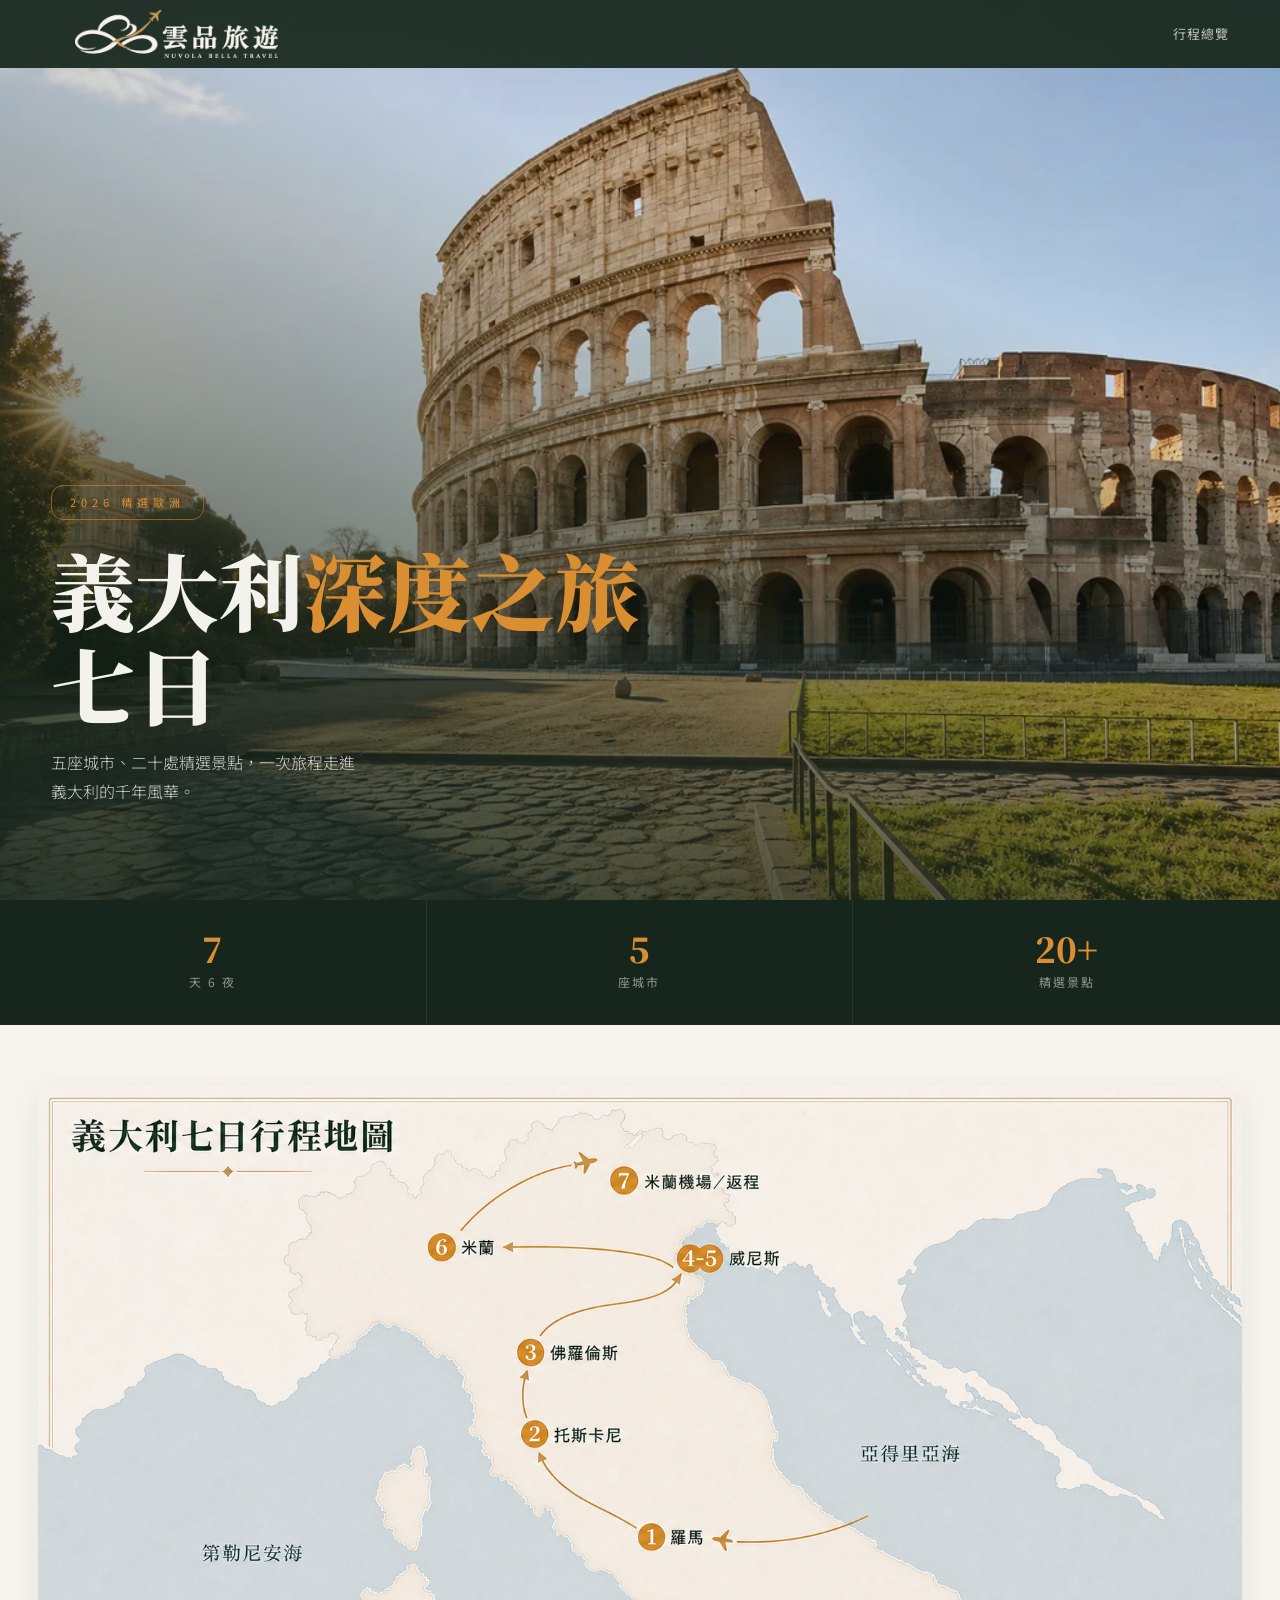
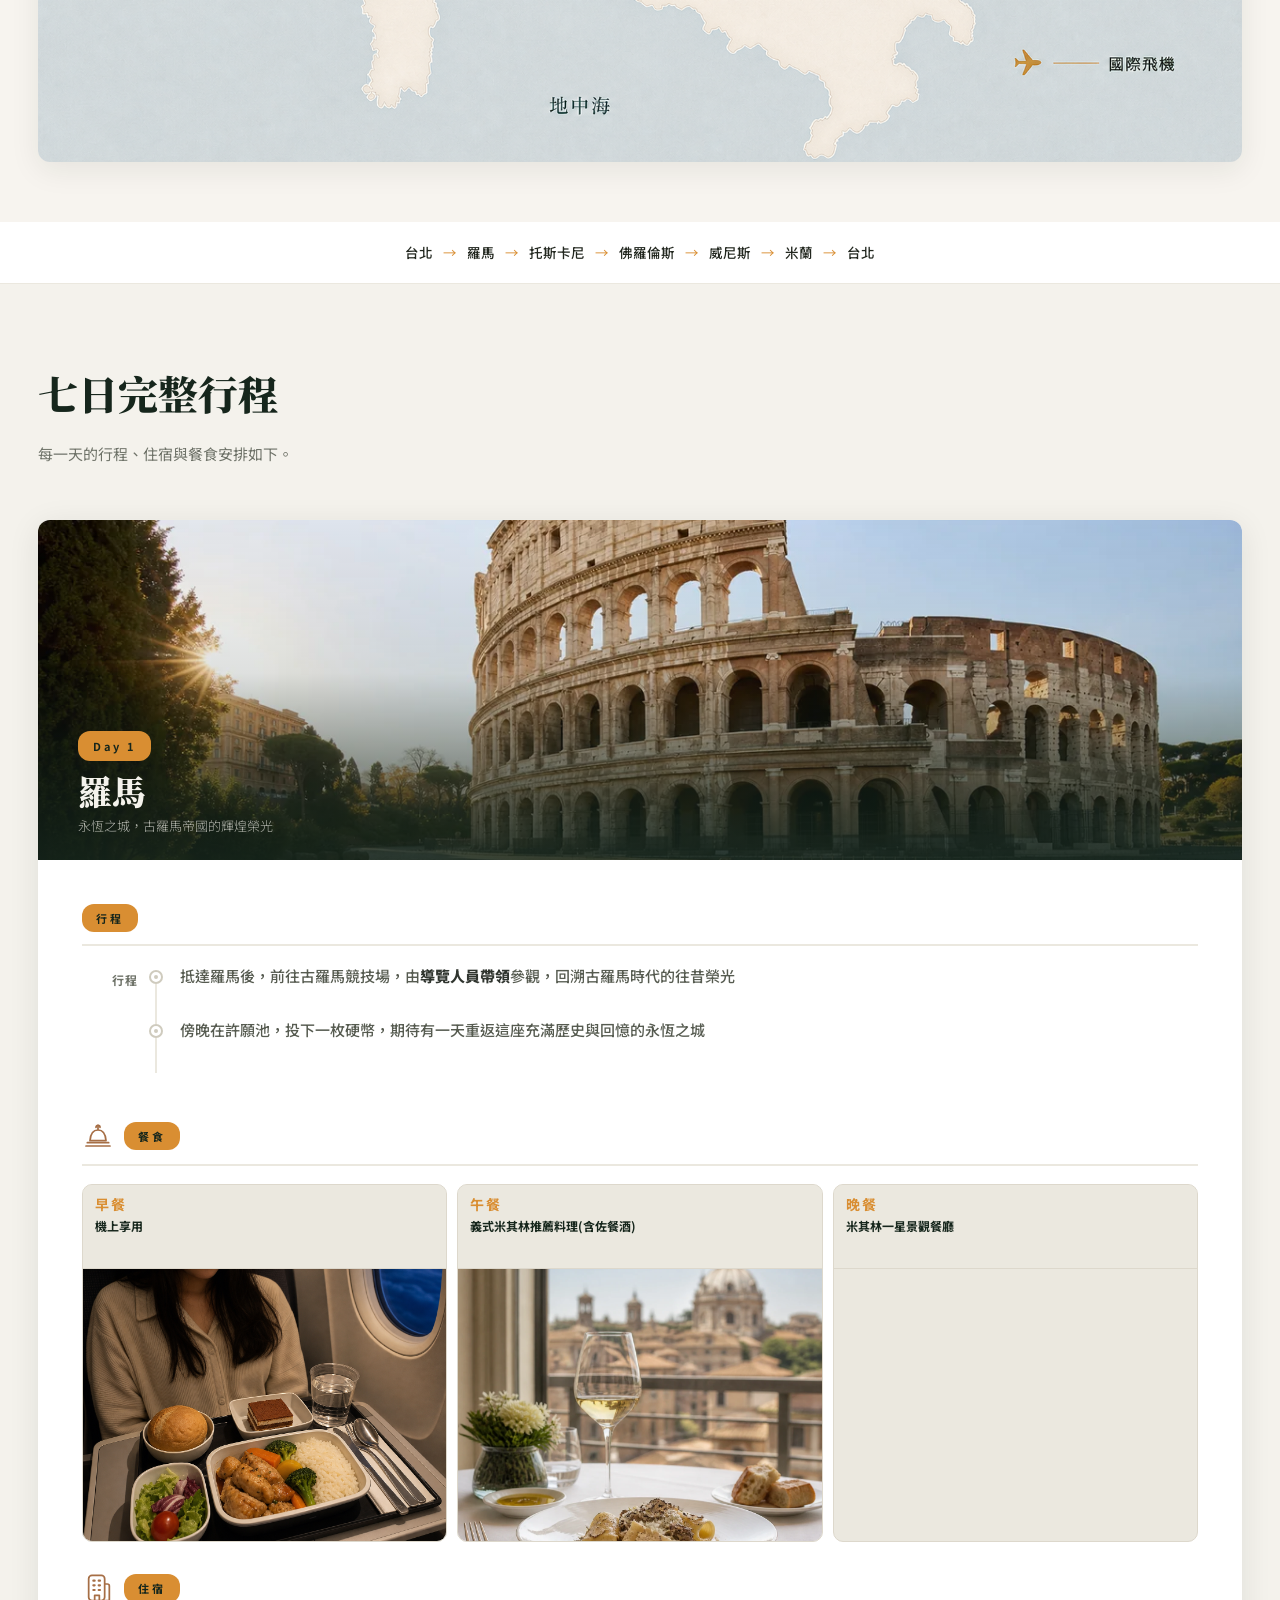
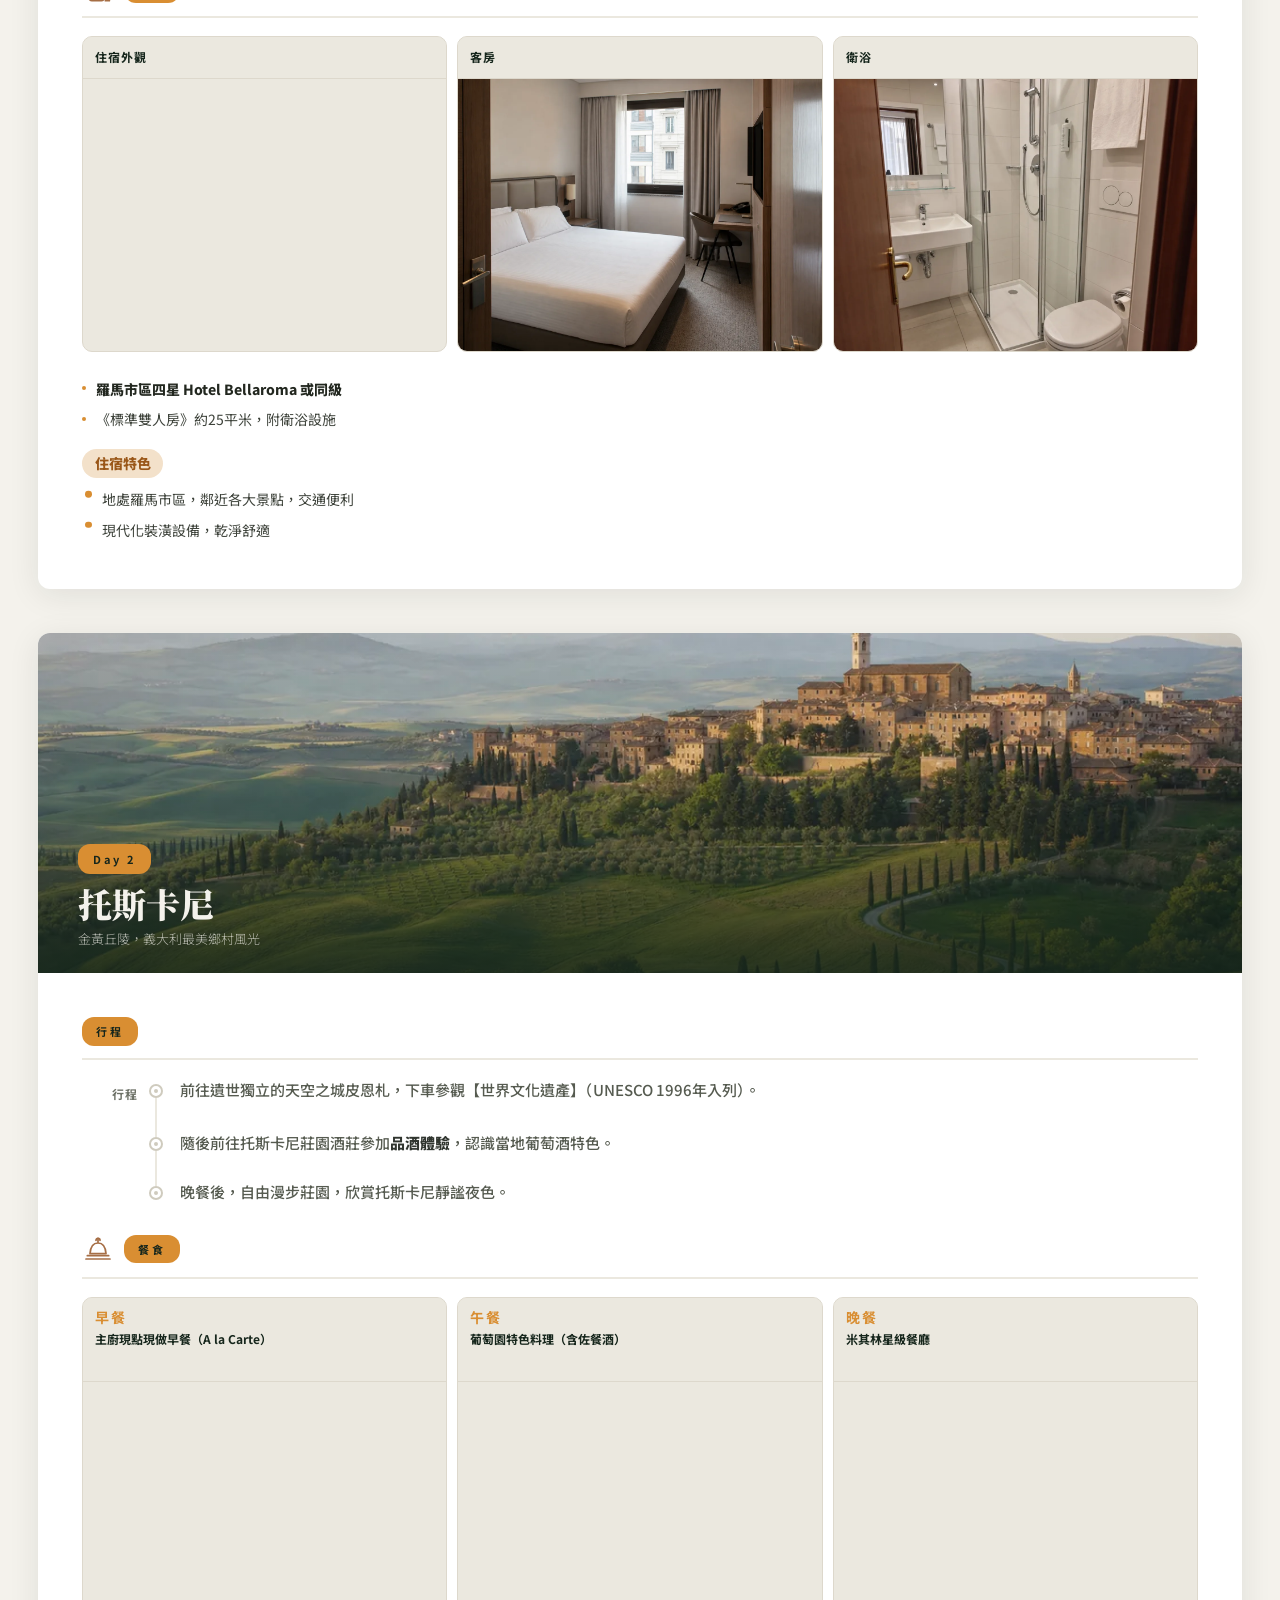
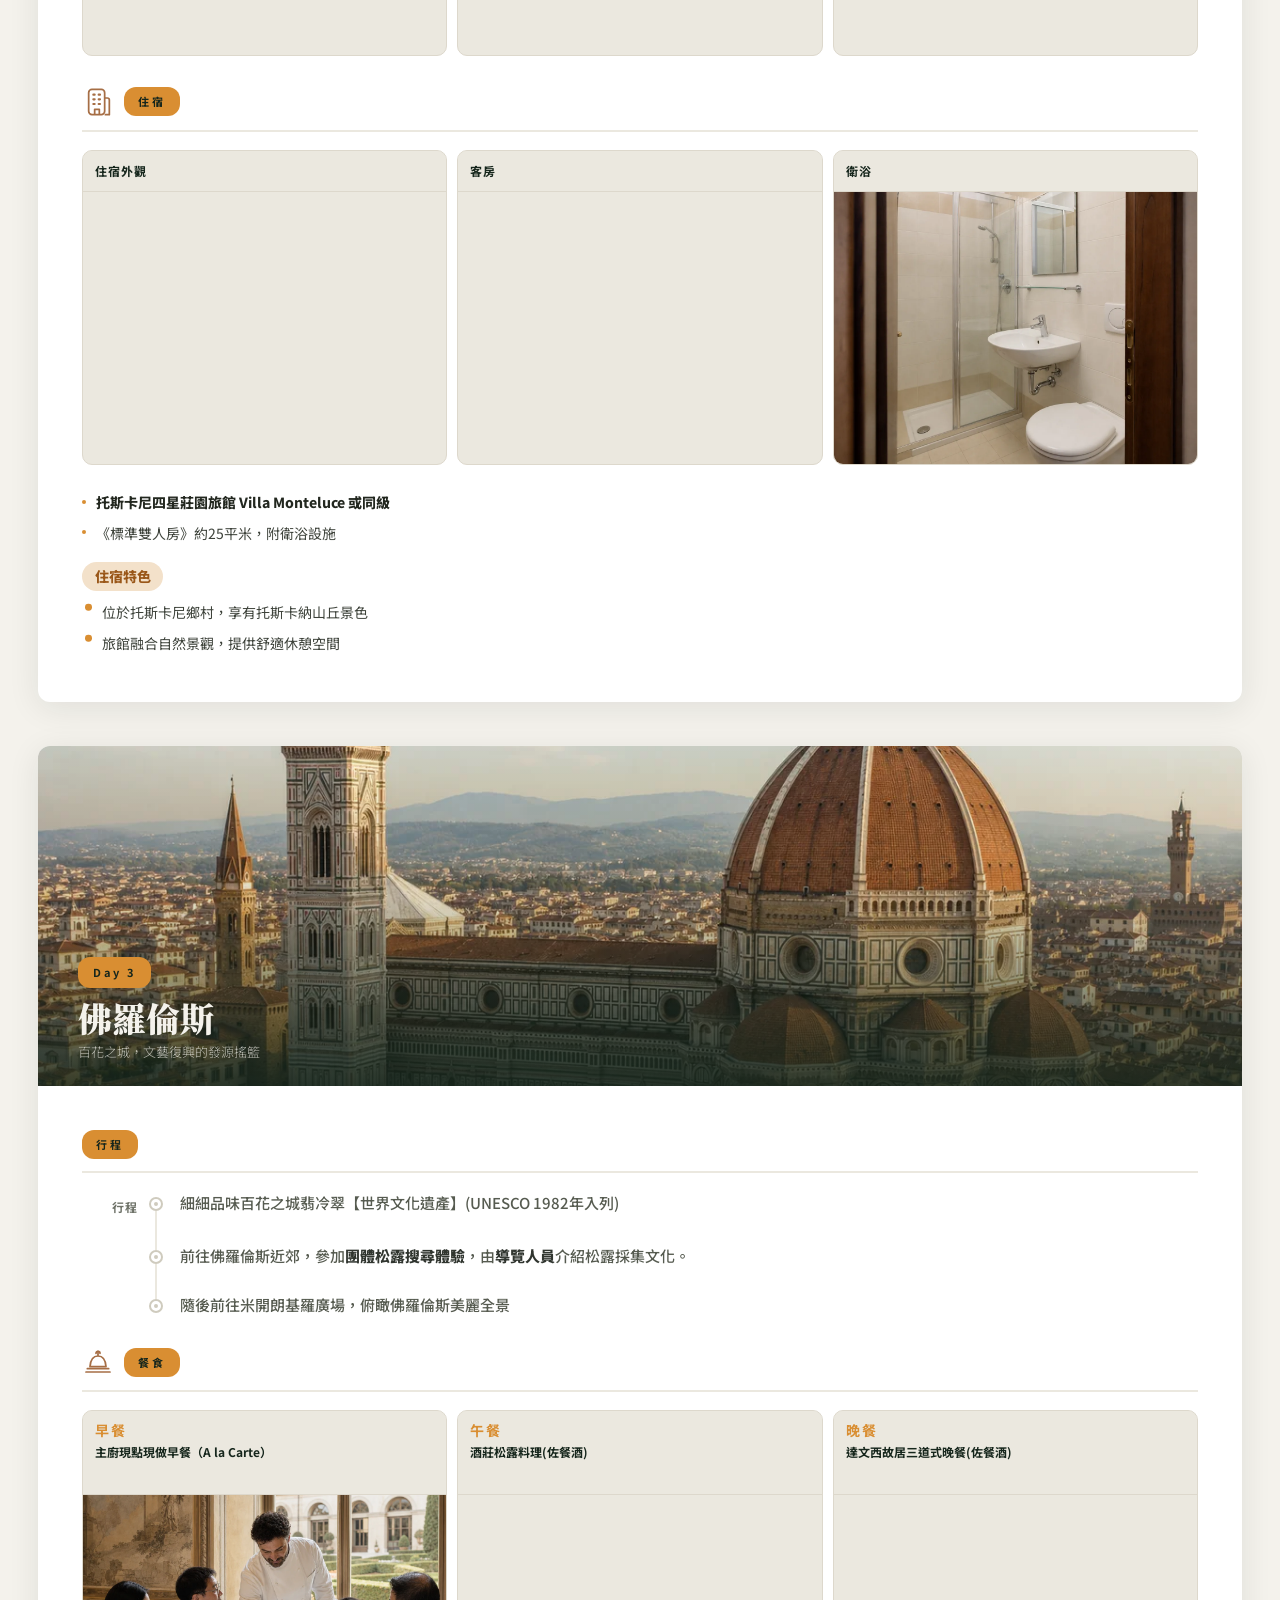
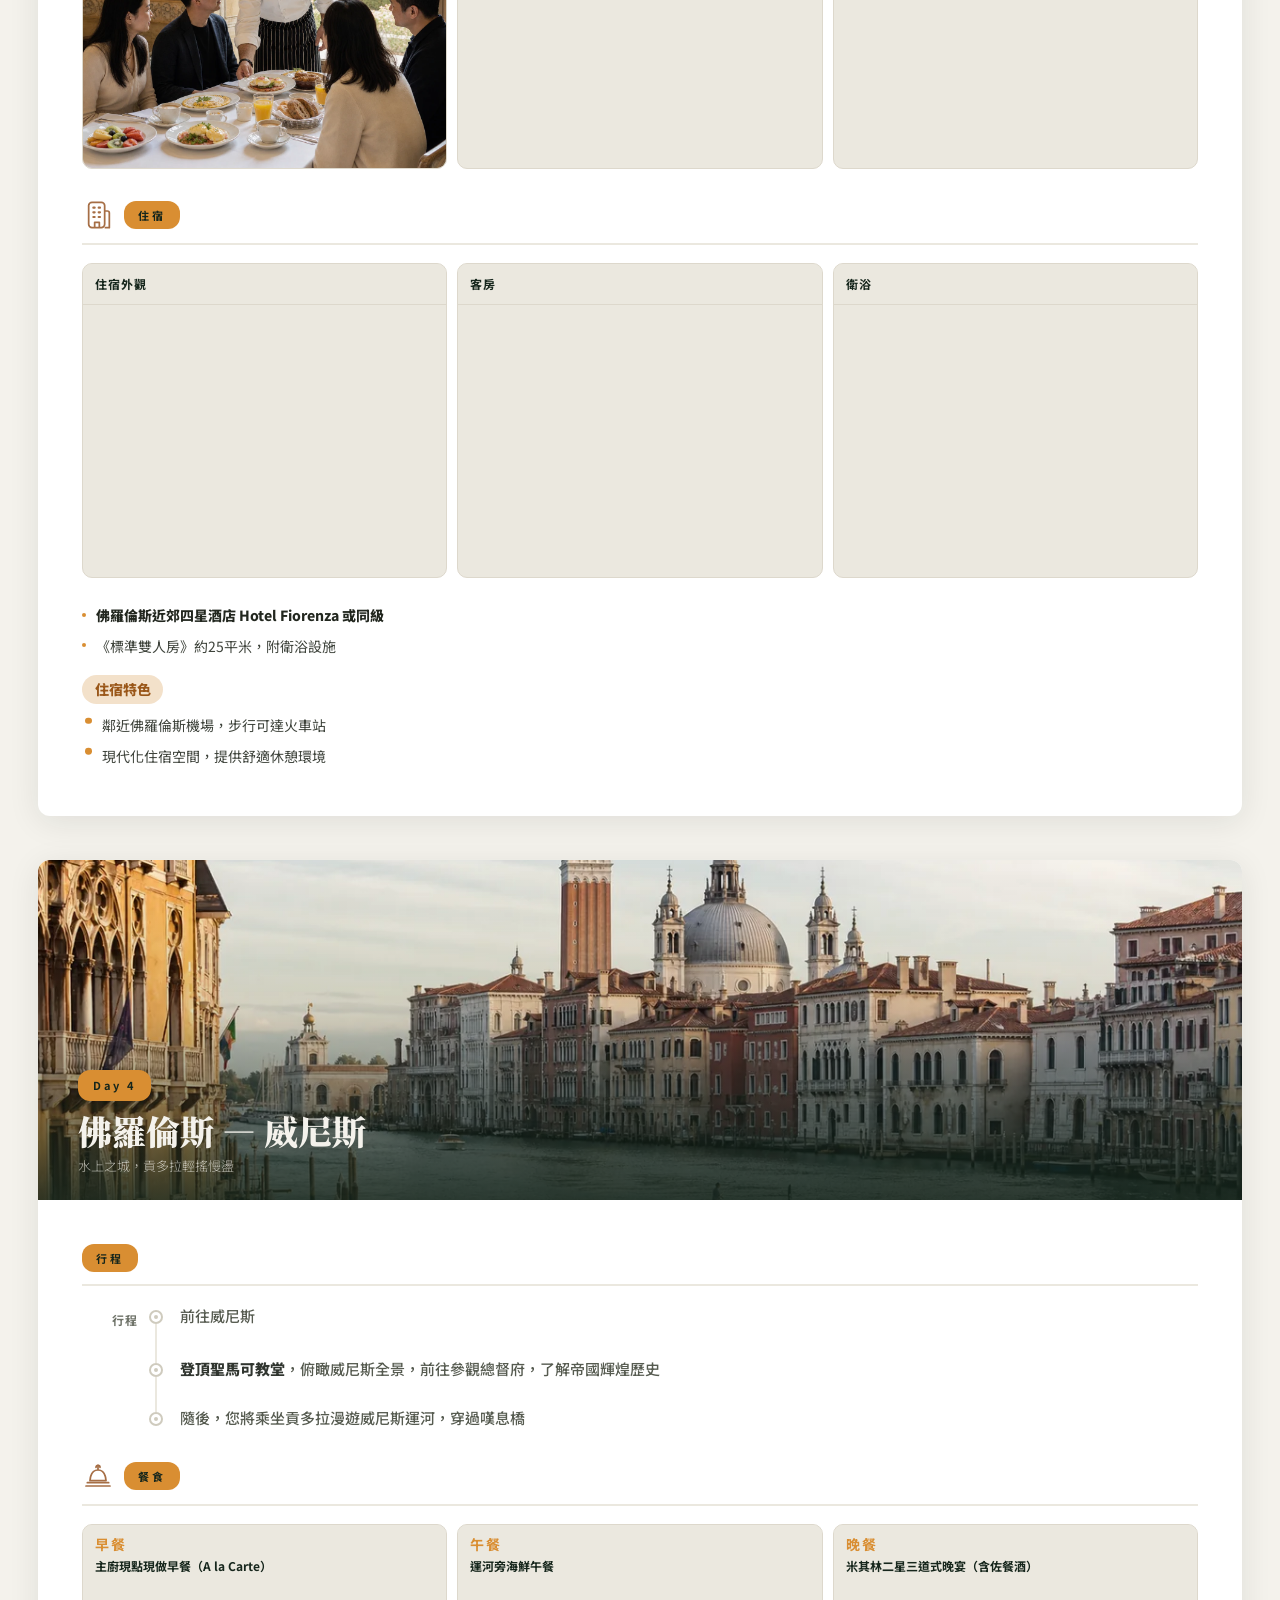
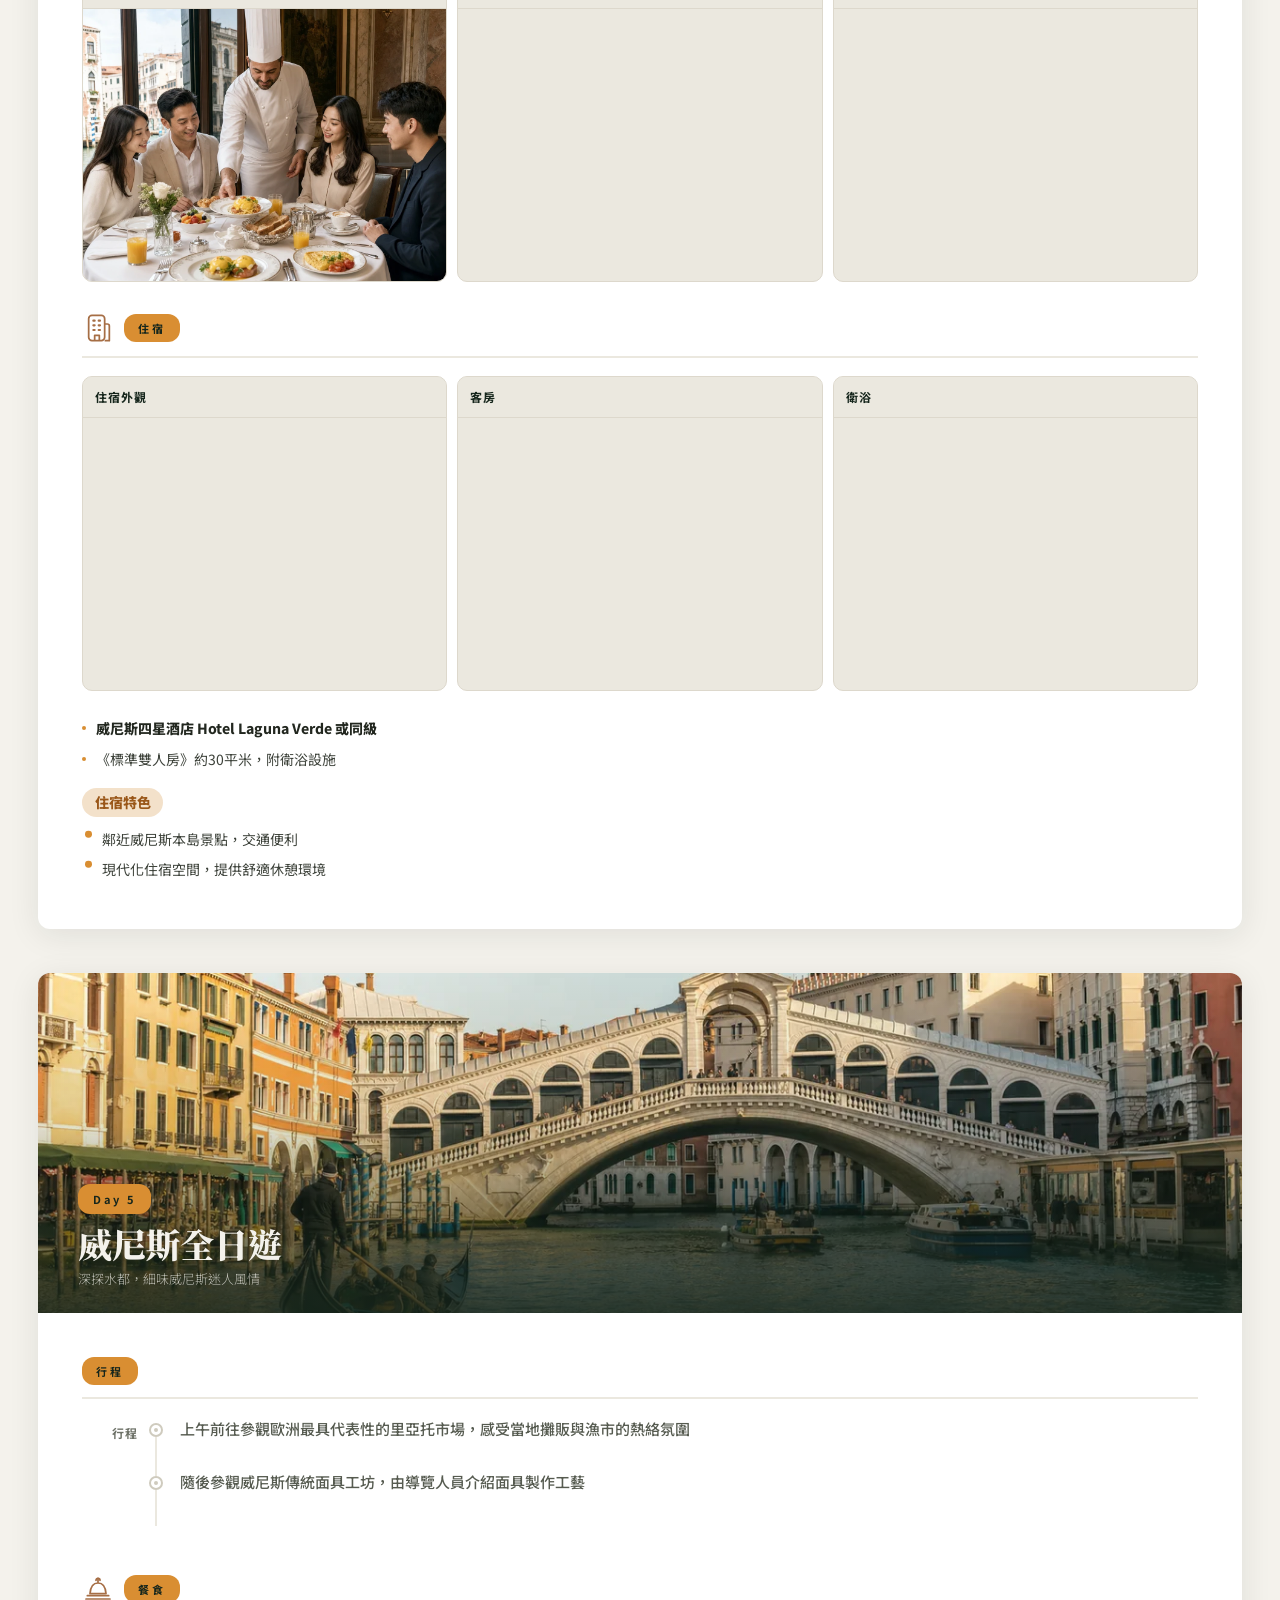
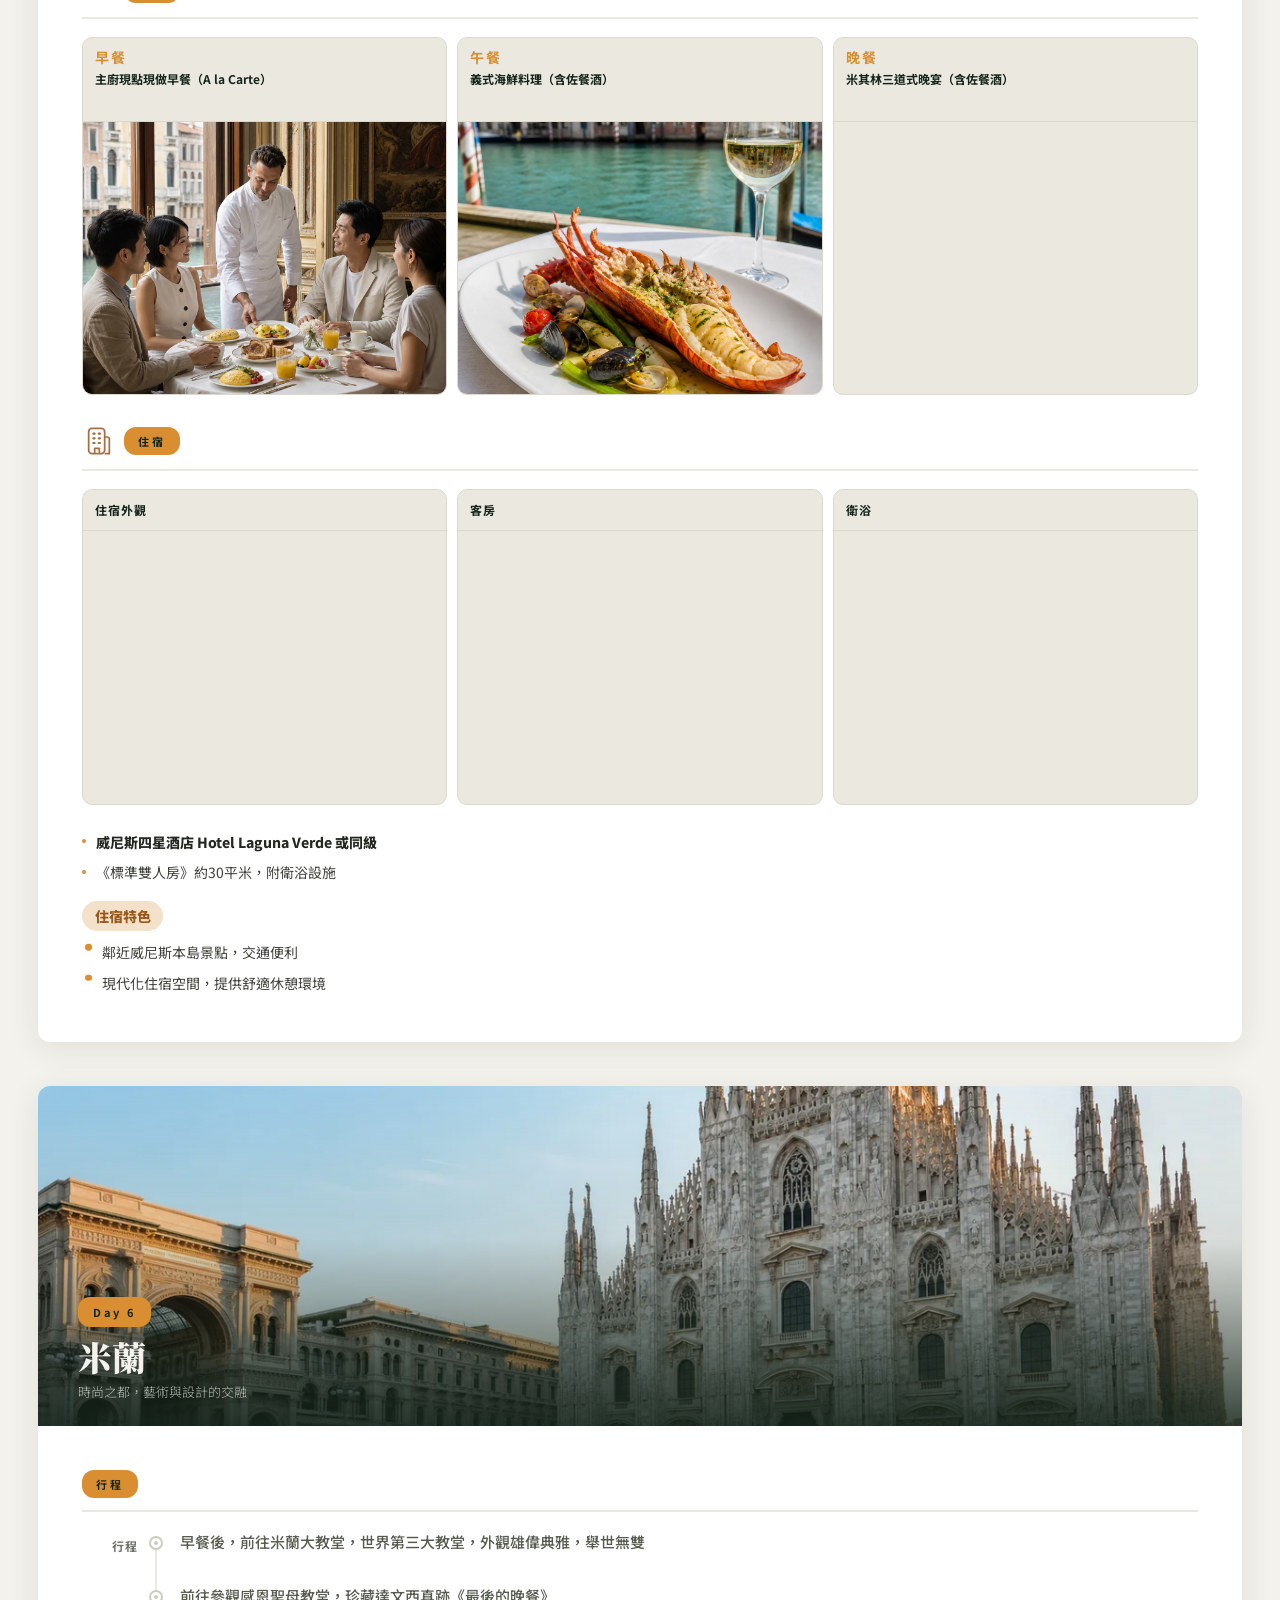
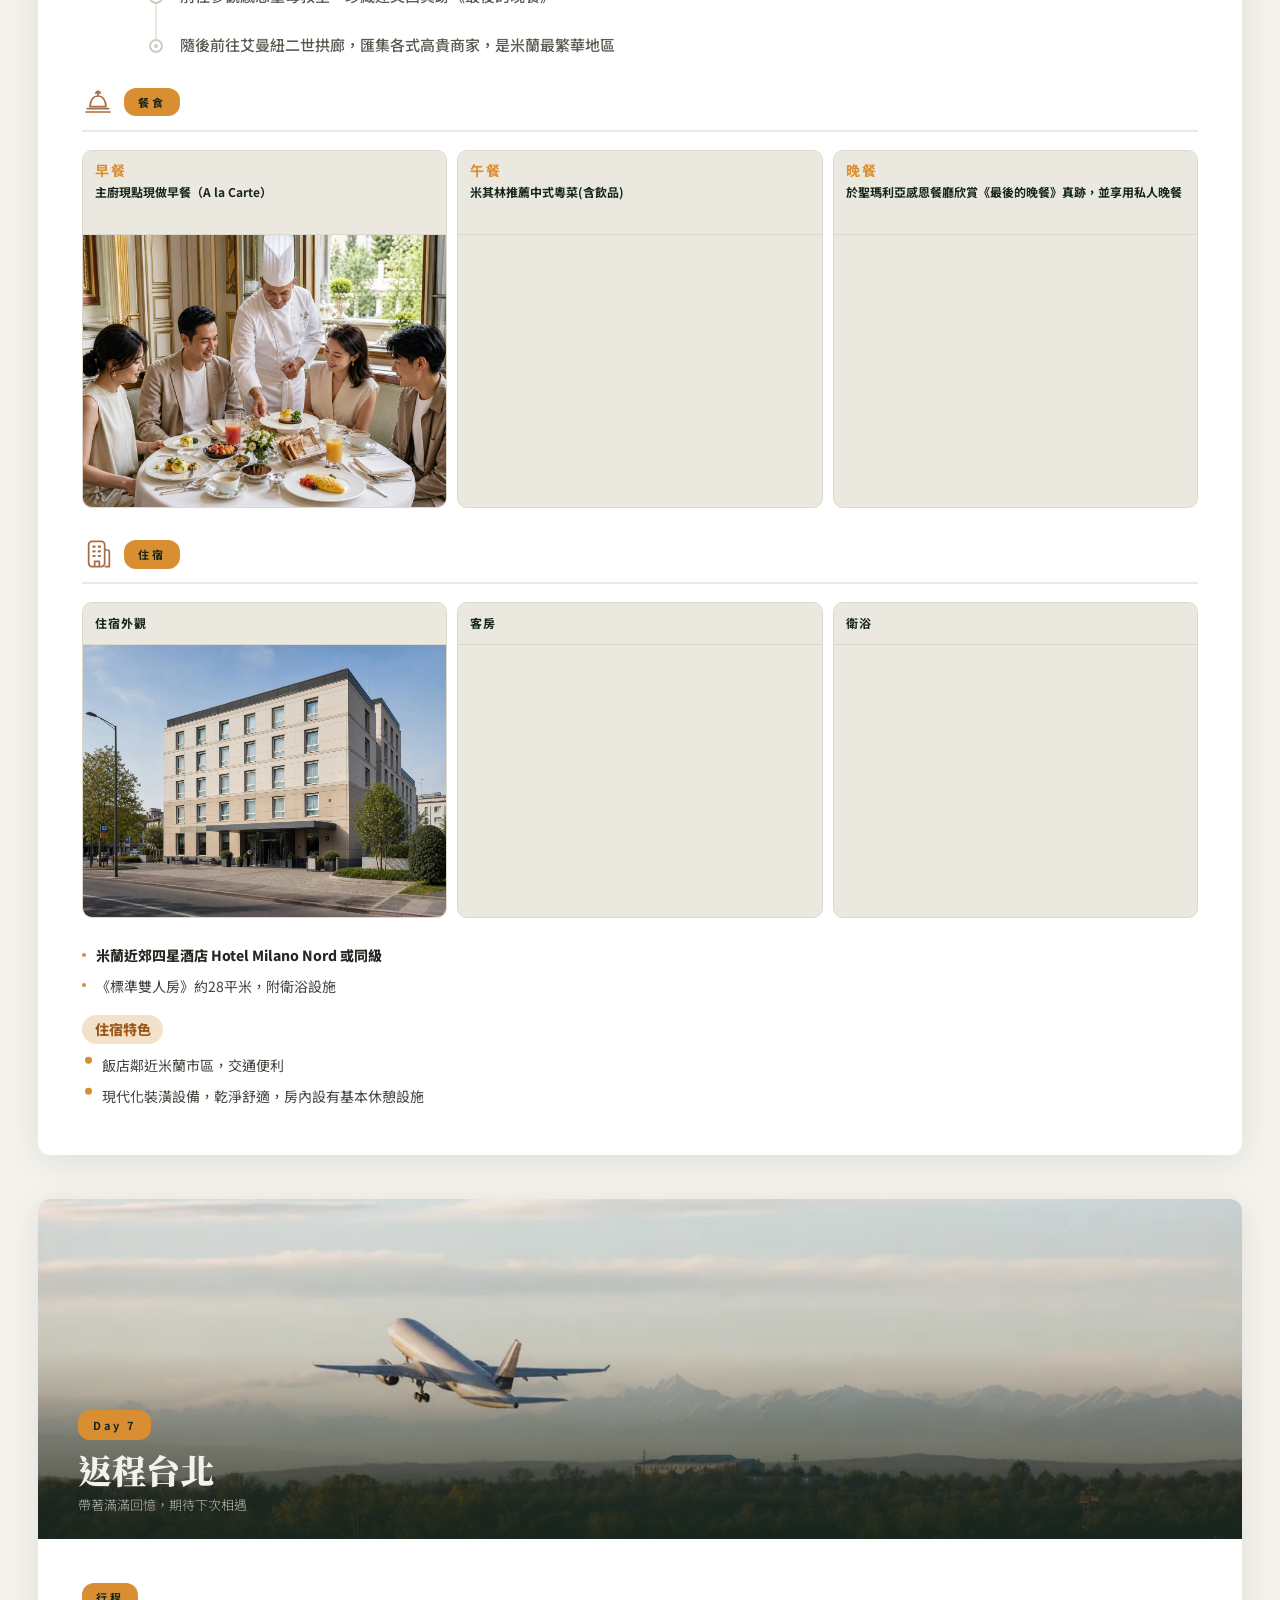
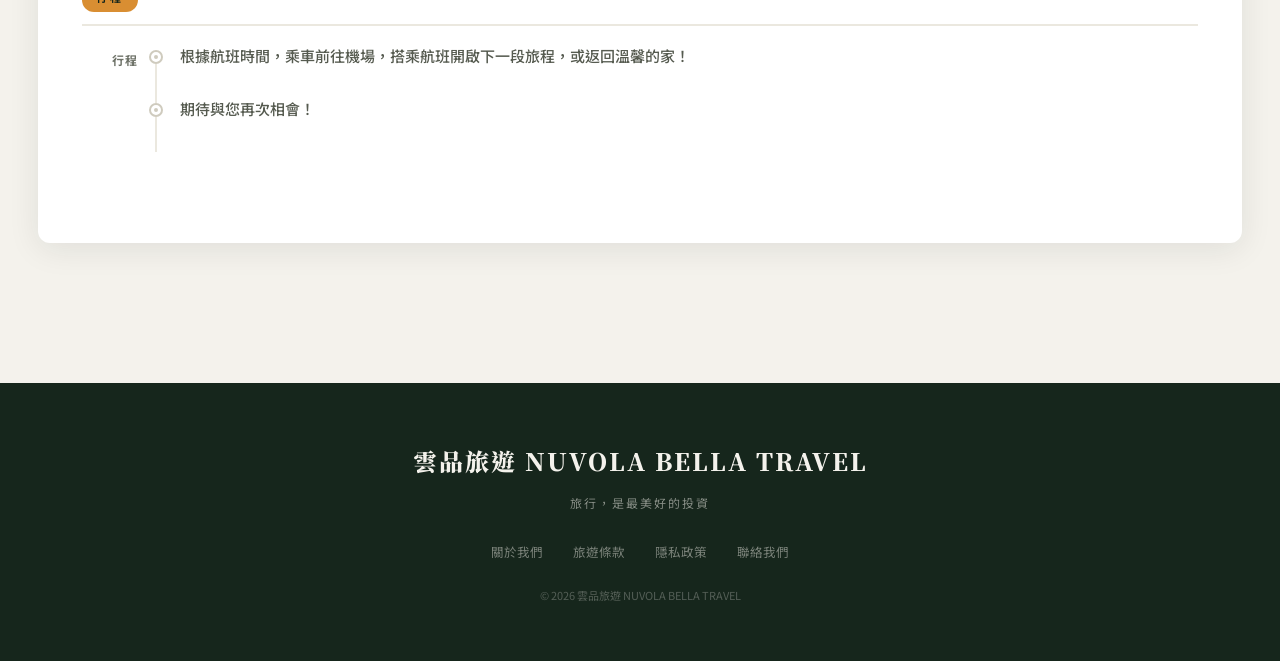
<file: C2.html>
<!DOCTYPE html>
<html lang="zh-TW">
<head>
<meta charset="UTF-8">
<meta name="viewport" content="width=device-width,initial-scale=1.0,viewport-fit=cover">
<title>C2 v41｜雲品旅遊 NUVOLA BELLA TRAVEL</title>
<link href="https://fonts.googleapis.com/css2?family=Noto+Serif+TC:wght@500;600;700;900&amp;family=Noto+Sans+TC:wght@300;400;500;700&amp;display=swap" rel="stylesheet">
<style>
*,*::before,*::after{box-sizing:border-box;margin:0;padding:0}
:root{--green:#16261C;--green2:#1E3326;--bone:#F4F2EC;--bone2:#EBE8DF;--amber:#D98E32;--ink:#22271F;--muted:#6E7268}
html{scroll-behavior:smooth}
body{font-family:'Noto Sans TC',sans-serif;background:var(--bone);color:var(--ink);font-size:15px;line-height:1.85}
nav{position:fixed;top:0;width:100%;z-index:100;height:68px;background:color-mix(in srgb,var(--green) 92%,transparent);backdrop-filter:blur(10px);display:flex;align-items:center;justify-content:space-between;padding:0 clamp(20px,4vw,56px)}
.logo{font-family:'Noto Serif TC',serif;font-weight:900;color:var(--bone);font-size:18px;letter-spacing:1.5px;white-space:nowrap}
.logo span{color:var(--amber)}
.nav-r{display:flex;align-items:center;gap:32px}
.nav-r a{color:rgba(244,242,236,0.75);text-decoration:none;font-size:13px;letter-spacing:1px}
.nav-cta{background:var(--amber);color:var(--green)!important;padding:9px 22px;border-radius:12px;font-weight:700!important}
.hero{min-height:100dvh;position:relative;overflow:hidden;display:flex;align-items:flex-end}
.hero img.bg{position:absolute;inset:0;width:100%;height:100%;object-fit:cover}
.hero-scrim{position:absolute;inset:0;background:linear-gradient(200deg,rgba(22,38,28,0.05) 30%,rgba(22,38,28,0.72) 78%,rgba(22,38,28,0.92) 100%)}
.hero-inner{position:relative;z-index:2;width:100%;max-width:1280px;margin:0 auto;padding:0 clamp(20px,4vw,56px) clamp(48px,7vh,84px)}
.hero-eyebrow{display:inline-block;font-size:11px;letter-spacing:5px;color:var(--amber);border:1px solid color-mix(in srgb,var(--amber) 55%,transparent);padding:6px 18px;border-radius:12px;margin-bottom:22px}
.hero h1{font-family:'Noto Serif TC',serif;font-weight:900;font-size:clamp(40px,7vw,84px);line-height:1.12;color:var(--bone);max-width:14ch}
.hero h1 em{font-style:normal;color:var(--amber)}
.hero p.sub{margin:18px 0 30px;font-size:16px;font-weight:300;color:rgba(244,242,236,0.85);max-width:34ch}
.hero-ctas{display:flex;gap:14px;flex-wrap:wrap}
.btn{font-size:14px;font-weight:700;letter-spacing:1px;padding:15px 38px;border-radius:12px;text-decoration:none;display:inline-block;transition:transform .15s ease}
.btn:active{transform:translateY(1px) scale(0.98)}
.btn-amber{background:var(--amber);color:var(--green)}
.btn-ghost{color:var(--bone);border:1px solid rgba(244,242,236,0.45)}
.facts{background:var(--green);color:var(--bone);display:grid;grid-template-columns:repeat(3,1fr)}
.fact{padding:30px 20px;text-align:center;border-right:1px solid rgba(244,242,236,0.08)}
.fact:last-child{border-right:none}
.fact b{font-family:'Noto Serif TC',serif;font-weight:900;font-size:34px;color:var(--amber);display:block;line-height:1.1}
.fact span{font-size:12px;letter-spacing:2px;color:rgba(244,242,236,0.55)}

/* ── 行程特色一覽（操弄變數等權呈現）── */
.overview{background:var(--bone2);padding:clamp(48px,7vh,72px) clamp(16px,3vw,32px)}
.ov-inner{max-width:1080px;margin:0 auto}
.ov-title{font-family:'Noto Serif TC',serif;font-weight:900;font-size:clamp(26px,3.6vw,36px);color:var(--green);margin-bottom:30px}
.ov-grid{display:grid;grid-template-columns:repeat(3,1fr);gap:18px}
.ov-card{background:#fff;border-radius:12px;padding:28px 26px;border-top:4px solid var(--amber)}
.ov-cat{font-size:12px;font-weight:700;letter-spacing:4px;color:var(--amber);margin-bottom:10px}
.ov-head{font-family:'Noto Serif TC',serif;font-weight:900;font-size:22px;color:var(--green);line-height:1.35;margin-bottom:10px}
.ov-body{font-size:13.5px;color:#565B50;line-height:1.8}

.route{background:#fff;border-bottom:1px solid var(--bone2);padding:18px clamp(20px,4vw,56px);display:flex;justify-content:center;align-items:center;gap:10px;flex-wrap:wrap;font-size:13.5px;color:var(--muted)}
.route b{color:var(--ink);font-weight:500}
.route i{font-style:normal;color:var(--amber)}
main{width:min(100%,1344px);max-width:none;margin:0 auto;padding:clamp(48px,8vh,84px) clamp(16px,3vw,32px) 96px}
.sec-title{font-family:'Noto Serif TC',serif;font-weight:900;font-size:clamp(28px,4vw,40px);color:var(--green);margin-bottom:10px}
.sec-lede{color:var(--muted);max-width:52ch;margin-bottom:52px}
.day{background:#fff;border-radius:12px;overflow:hidden;margin-bottom:44px;box-shadow:0 6px 32px rgba(22,38,28,0.09)}
.day-media{position:relative;height:clamp(220px,36vw,340px);overflow:hidden}
.day-media img{width:100%;height:100%;object-fit:cover;transition:transform .7s ease}
.day:hover .day-media img{transform:scale(1.035)}
.day-media-scrim{position:absolute;inset:0;background:linear-gradient(to top,rgba(22,38,28,0.86),rgba(22,38,28,0.12) 55%,transparent)}
.day-media-text{position:absolute;left:0;right:0;bottom:0;padding:22px clamp(20px,4vw,40px)}
.day-num{display:inline-block;background:var(--amber);color:var(--green);font-size:11px;font-weight:700;letter-spacing:2.5px;padding:5px 15px;border-radius:12px;margin-bottom:10px}
.day-city{font-family:'Noto Serif TC',serif;font-weight:900;font-size:clamp(24px,3.4vw,34px);color:var(--bone);line-height:1.2}
.day-tagline{font-size:13px;font-weight:300;color:rgba(244,242,236,0.72);margin-top:2px}
.day-content{padding:clamp(24px,4vw,44px)}

/* ── 三因子等權區塊 ── */
.fac-block{margin-bottom:30px}
.fac-block:last-child{margin-bottom:0}
.fac-head{display:flex;align-items:center;gap:12px;margin-bottom:18px;padding-bottom:12px;border-bottom:2px solid var(--bone2)}
.fac-tag{background:var(--amber);color:var(--green);font-size:11px;font-weight:700;letter-spacing:3px;padding:4px 14px;border-radius:12px}
.fac-name{font-family:'Noto Serif TC',serif;font-weight:900;font-size:19px;color:var(--green)}
.fac-list{list-style:none}
.fac-list li{font-size:14px;line-height:1.9;color:#3d423a;padding:2px 0 2px 14px;position:relative}
.fac-list li::before{content:'';position:absolute;left:0;top:0.9em;width:4px;height:4px;border-radius:50%;background:var(--amber)}
.fac-cols{display:grid;grid-template-columns:1fr 1fr;gap:32px}
.fac-cols .fac-block{margin-bottom:0}

.timeline{margin-bottom:4px}
.tl-item{display:grid;grid-template-columns:56px 36px 1fr;align-items:start;position:relative;padding-bottom:26px}
.tl-item:last-child{padding-bottom:0}
.tl-item::before{content:'';position:absolute;left:73px;top:20px;bottom:-6px;width:2px;background:var(--bone2)}
.tl-item:last-child::before{display:none}
.tl-time{font-size:12px;font-weight:700;color:var(--muted);letter-spacing:1px;text-align:right;padding-top:5px}
.tl-node{width:10px;height:10px;border-radius:50%;background:#CFCBBE;border:3px solid #fff;box-shadow:0 0 0 2px #CFCBBE;margin:8px auto 0;position:relative;z-index:1}
.tl-node-hl{width:15px;height:15px;background:var(--amber);box-shadow:0 0 0 3px color-mix(in srgb,var(--amber) 30%,transparent);margin-top:7px}
.tl-content{padding-left:6px}
.tl-title{font-size:15px;font-weight:500;color:#565B50;line-height:1.55}
.tl-title-hl{font-family:'Noto Serif TC',serif;font-size:22px;font-weight:900;color:var(--green);line-height:1.4;display:inline;background:linear-gradient(transparent 62%,color-mix(in srgb,var(--amber) 32%,transparent) 62%)}
.tl-desc{font-size:13px;color:var(--muted);line-height:1.75;margin-top:3px}
.tl-hl .tl-desc{color:#565B50;font-size:13.5px}

footer{background:var(--green);color:rgba(244,242,236,0.5);padding:56px clamp(20px,4vw,56px);text-align:center}
.f-logo{font-family:'Noto Serif TC',serif;font-weight:900;color:var(--bone);font-size:24px;letter-spacing:2px;margin-bottom:8px}
.f-logo span{color:var(--amber)}
.f-tag{font-size:12px;letter-spacing:2px;margin-bottom:26px}
.f-links{display:flex;justify-content:center;gap:30px;flex-wrap:wrap;margin-bottom:22px}
.f-links a{color:rgba(244,242,236,0.45);text-decoration:none;font-size:12.5px}
.f-copy{font-size:11px;color:rgba(244,242,236,0.28)}
.reveal{opacity:0;transform:translateY(22px);transition:opacity .7s ease,transform .7s ease}
.reveal.in{opacity:1;transform:none}
.hero-inner>*{opacity:0;transform:translateY(16px);animation:rise .8s ease forwards}
.hero-inner>*:nth-child(2){animation-delay:.12s}
.hero-inner>*:nth-child(3){animation-delay:.24s}
.hero-inner>*:nth-child(4){animation-delay:.36s}
@keyframes rise{to{opacity:1;transform:none}}
@media (prefers-reduced-motion:reduce){
  .reveal{opacity:1;transform:none;transition:none}
  .hero-inner>*{opacity:1;transform:none;animation:none}
  .day-media img,.btn{transition:none}
}
@media(max-width:820px){
  .nav-r a:not(.nav-cta){display:none}
  .facts{grid-template-columns:repeat(2,1fr)}
  .fact:nth-child(2){border-right:none}
  .fact{border-bottom:1px solid rgba(244,242,236,0.08)}
  .fact:nth-child(3),.fact:nth-child(4){border-bottom:none}
  .ov-grid{grid-template-columns:1fr}
  .tl-item{grid-template-columns:44px 30px 1fr}
  .tl-item::before{left:58px}
  .tl-title-hl{font-size:18px}
  .fac-cols{grid-template-columns:1fr;gap:26px}
}
@media(max-width:520px){
  nav{height:58px;padding-left:16px;padding-right:16px}
  .logo{font-size:15px;letter-spacing:1px}
  .nav-cta{padding:8px 14px}
  .hero{min-height:88svh}
  .hero-inner{padding-left:18px;padding-right:18px;padding-bottom:40px}
  .hero h1{font-size:clamp(38px,12vw,54px)}
  .hero p.sub{font-size:15px;line-height:1.7}
  .hero-ctas{display:grid;grid-template-columns:1fr 1fr}
  .btn{padding:13px 12px;text-align:center}
  .fact{padding:22px 10px}
  .fact b{font-size:28px}
  .overview{padding-left:14px;padding-right:14px}
  .ov-card{padding:22px 20px}
  .route{justify-content:flex-start;overflow-x:auto;flex-wrap:nowrap;white-space:nowrap}
  main{padding-left:12px;padding-right:12px;padding-bottom:64px}
  .sec-lede{margin-bottom:32px}
  .day{margin-bottom:28px;border-radius:10px}
  .day-media{height:230px}
  .day-content{padding:22px 18px}
  .tl-item{grid-template-columns:42px 26px 1fr}
  .tl-item::before{left:54px}
  .tl-title{font-size:14px}
  .tl-title-hl{font-size:17px}
  .fac-list li{font-size:13.5px}
  footer{padding-top:44px;padding-bottom:calc(44px + env(safe-area-inset-bottom))}
}


/* Daily image set — shared structure for all 2×2×2 conditions */
.daily-gallery{margin:0 0 34px}
.daily-gallery-title{font-family:'Noto Serif TC',serif;font-size:18px;font-weight:900;color:var(--green);margin-bottom:14px}
.daily-gallery-grid{display:grid;grid-template-columns:repeat(12,1fr);gap:10px}
.daily-shot{position:relative;overflow:hidden;border-radius:10px;background:var(--bone2);min-height:170px}
.daily-shot img{display:block;width:100%;height:100%;object-fit:cover;transition:transform .45s ease}
.daily-shot:hover img{transform:scale(1.025)}
.daily-shot figcaption{position:absolute;left:9px;bottom:9px;padding:5px 10px;border-radius:999px;background:rgba(22,38,28,.82);color:#fff;font-size:11px;letter-spacing:1px;backdrop-filter:blur(6px)}
.daily-shot--wide{grid-column:span 7;min-height:260px}
.daily-shot--side{grid-column:span 5;min-height:260px}
.daily-shot--meal{grid-column:span 4}
.daily-shot--half{grid-column:span 6}
@media(max-width:820px){
  .daily-shot--wide,.daily-shot--side{grid-column:span 6;min-height:210px}
  .daily-shot--meal{grid-column:span 4;min-height:150px}
}
@media(max-width:520px){
  .daily-gallery{margin-bottom:28px}
  .daily-gallery-grid{grid-template-columns:1fr 1fr;gap:8px}
  .daily-shot,.daily-shot--wide,.daily-shot--side,.daily-shot--meal,.daily-shot--half{grid-column:auto;min-height:132px}
  .daily-shot--wide{grid-column:1/-1;min-height:205px}
  .daily-shot figcaption{left:7px;bottom:7px;font-size:10px;padding:4px 8px}
}



/* Images sit inside their corresponding experimental factor blocks. */
.factor-images{display:grid;gap:10px;margin:18px 0 22px}
.factor-images--itinerary{grid-template-columns:1fr;width:min(76%,720px);margin-left:auto;margin-right:auto}
.factor-images--stay,.factor-images--dining{grid-template-columns:repeat(3,1fr)}
.factor-image{position:relative;overflow:hidden;border-radius:10px;background:var(--bone2);height:180px}
.factor-images--itinerary .factor-image{height:auto;aspect-ratio:4/3}
.factor-images--itinerary .factor-image img{object-fit:contain}
.factor-image img{display:block;width:100%;height:100%;object-fit:cover;transition:transform .45s ease}
.factor-image:hover img{transform:scale(1.025)}
.factor-image figcaption{position:absolute;left:9px;bottom:9px;padding:5px 10px;border-radius:999px;background:rgba(22,38,28,.82);color:#fff;font-size:11px;letter-spacing:1px;backdrop-filter:blur(6px)}
@media(max-width:820px){
  .facts{grid-template-columns:repeat(3,1fr)}
  .fact,.fact:nth-child(2),.fact:nth-child(3){border-right:1px solid rgba(244,242,236,0.08);border-bottom:none}
  .fact:last-child{border-right:none}
  .factor-images--itinerary .factor-image{height:auto;aspect-ratio:4/3}
  .factor-images--itinerary{width:min(88%,620px)}
  .factor-image{height:150px}
}
@media(max-width:520px){
  .factor-images{gap:8px;margin:14px 0 18px}
  .factor-images--itinerary .factor-image{height:auto;aspect-ratio:4/3}
  .factor-images--itinerary{width:100%}
  .factor-images--stay,.factor-images--dining{grid-template-columns:1fr 1fr}
  .factor-images--stay .factor-image:first-child,
  .factor-images--dining .factor-image:first-child{grid-column:1/-1;height:190px}
  .factor-image{height:132px}
  .factor-image figcaption{left:7px;bottom:7px;font-size:10px;padding:4px 8px}
}



.fac-icon{width:32px;height:32px;flex:0 0 32px;object-fit:contain}
.fac-head--with-icon{gap:10px}
@media(max-width:520px){
  .fac-icon{width:28px;height:28px;flex-basis:28px}
}


.route-map{background:#f7f4ef;padding:clamp(26px,5vw,60px) clamp(12px,3vw,32px)}
.route-map-inner{max-width:1280px;margin:0 auto}
.route-map img{display:block;width:100%;height:auto;object-fit:contain;border-radius:12px;box-shadow:0 8px 30px rgba(22,38,28,.08)}
/* v03 確認版：移除行程景點圖片；住宿與餐食圖片統一 4:3 */
.factor-images--itinerary{display:none}
.factor-images--stay .factor-image,.factor-images--dining .factor-image{height:auto!important;aspect-ratio:4/3}
.factor-images--stay .factor-image img,.factor-images--dining .factor-image img{object-fit:cover}
@media(max-width:520px){
  .route-map{padding:18px 10px}
  .route-map img{border-radius:8px}
}
/* v04B：文字置於圖片上方的暖灰標題列 */
.factor-image{height:auto!important;aspect-ratio:auto!important;display:flex;flex-direction:column;background:var(--bone2);border:1px solid #ddd8cc}
.factor-image img{width:100%;aspect-ratio:4/3;height:auto;object-fit:cover;order:2}
.factor-image figcaption{position:static;order:1;padding:9px 12px;border-radius:0;background:var(--bone2);color:var(--green);font-size:12px;font-weight:700;letter-spacing:1px;backdrop-filter:none;border-bottom:1px solid #ddd8cc}
main .day:last-of-type .day-content > .fac-block:last-child{display:none}
/* v05：第 3 天餐食以「餐別＋內容」顯示於圖上標題列 */
.factor-images[aria-label="第 3 天dining圖片"] figcaption{min-height:70px;display:flex;flex-direction:column;justify-content:center;gap:2px;line-height:1.45;letter-spacing:0}
.factor-images[aria-label="第 3 天dining圖片"] figcaption strong{color:var(--amber);font-size:11px;letter-spacing:2px}
.factor-images[aria-label="第 3 天dining圖片"] figcaption span{color:var(--green);font-size:12px}

/* v06：全日餐食標題與區塊順序 */
.factor-images--dining figcaption{min-height:70px;display:flex;flex-direction:column;justify-content:center;gap:2px;line-height:1.45;letter-spacing:0}
.factor-images--dining figcaption strong{color:var(--amber);font-size:11px;letter-spacing:2px}
.factor-images--dining figcaption span{color:var(--green);font-size:12px}
.day-content > .fac-block{margin-bottom:30px}
.day-content > .fac-block:last-child{margin-bottom:0}

/* v17: confirmed v16 presentation applied to all 2x2x2 conditions */
.logo{display:flex;align-items:center;height:56px;padding:0;background:transparent;overflow:hidden;font-size:0;letter-spacing:0}
.logo img{display:block;width:clamp(180px,22vw,250px);height:48px;object-fit:contain}
.factor-images--dining + .fac-list{display:none}
.factor-images--stay .factor-image img,.factor-images--dining .factor-image img{object-fit:cover!important;object-position:center;background:transparent}
.factor-images--stay + .fac-list > li:first-child{font-weight:800;color:var(--ink)}
.factor-images--stay + .fac-list li.stay-feature-title{display:inline-flex;align-items:center;width:auto;margin:.85rem 0 .4rem;padding:.38rem .78rem;border-radius:999px;background:#f3e1ca;color:#9a5719;font-size:.88rem;font-weight:800;line-height:1.2}
.factor-images--stay + .fac-list li.stay-feature-title::before{content:none;display:none}
.factor-images--stay + .fac-list li.stay-feature{position:relative;padding-left:1.25rem}
.factor-images--stay + .fac-list li.stay-feature::before{content:"";display:block;position:absolute;left:.18rem;top:.72em;width:.42rem;height:.42rem;border-radius:50%;background:var(--amber);transform:translateY(-50%)}
@media(max-width:520px){
  .logo{height:50px;padding:0;background:transparent}
  .logo img{width:165px;height:42px}
}


/* v26: attached-PDF blue itinerary phrases rendered in confirmed style */
.timeline .itinerary-emphasis{font-weight:800;color:#30352F}


/* v40: compact aligned meal labels and description rows */
.factor-images.factor-images--dining figcaption{height:84px;min-height:84px;display:grid;grid-template-rows:22px 1fr;align-content:start;justify-content:stretch;gap:2px;padding:8px 12px}
.factor-images.factor-images--dining figcaption strong{align-self:start;font-size:14px;line-height:22px;letter-spacing:2px}
.factor-images.factor-images--dining figcaption span{align-self:start;font-size:12px;line-height:1.45}
@media(max-width:520px){
  .factor-images--dining .factor-image:first-child figcaption{height:82px;min-height:82px}
  .factor-images--dining .factor-image:nth-child(n+2) figcaption{height:108px;min-height:108px}
}
/* v31: make the regular Day 5 guide label visibly heavier */
.timeline .itinerary-emphasis--guide{font-weight:800}

</style>
<link rel="stylesheet" href="responsive.css">
</head>
<body data-condition="C2" data-accommodation="low" data-itinerary="low" data-dining="high" data-version="v41-day3-meal-caption-specificity-fix">
<nav>
<div class="logo"><img src="assets/brand/YunPin_NuvolaBella_DarkBackground_Transparent_V5.png" alt="雲品旅遊 NUVOLA BELLA TRAVEL"></div>
  <div class="nav-r">
    <a href="#itinerary">行程總覽</a>
    </div>
</nav>
<header class="hero">
  <img class="bg" src="assets/day01/D1_Hero.webp" alt="羅馬競技場">
  <div class="hero-scrim"></div>
  <div class="hero-inner">
    <span class="hero-eyebrow">2026 精選歐洲</span>
    <h1>義大利<em>深度之旅</em><br>七日</h1>
    <p class="sub">五座城市、二十處精選景點，一次旅程走進義大利的千年風華。</p>
  </div>
</header>
<section class="facts">
  <div class="fact"><b>7</b><span>天 6 夜</span></div>
  <div class="fact"><b>5</b><span>座城市</span></div>
  <div class="fact"><b>20+</b><span>精選景點</span></div>
</section>
<section class="route-map" aria-label="義大利七日行程地圖"><div class="route-map-inner"><img src="assets/map/italy-7day-map_website-style_v29.png" alt="網站風格義大利七日行程地圖：羅馬、托斯卡尼、佛羅倫斯、威尼斯、米蘭及返程路線" loading="eager" decoding="async"></div></section><div id="overview"></div>

    <div class="route">
  <b>台北</b><i>→</i><b>羅馬</b><i>→</i><b>托斯卡尼</b><i>→</i><b>佛羅倫斯</b><i>→</i><b>威尼斯</b><i>→</i><b>米蘭</b><i>→</i><b>台北</b>
</div>
<main id="itinerary">
  <h2 class="sec-title">七日完整行程</h2>
  <p class="sec-lede">每一天的行程、住宿與餐食安排如下。</p>
  
        <article class="day reveal">
          <div class="day-media">
            <img src="assets/day01/D1_Hero.webp" alt="羅馬" loading="lazy">
            <div class="day-media-scrim"></div>
            <div class="day-media-text">
              <span class="day-num">Day 1</span>
              <h3 class="day-city">羅馬</h3>
              <p class="day-tagline">永恆之城，古羅馬帝國的輝煌榮光</p>
            </div>
          </div>
          <div class="day-content">
            
            <div class="fac-block">
              <div class="fac-head"><span class="fac-tag">行程</span></div><div class="factor-images factor-images--itinerary" aria-label="第 1 天itinerary圖片"><figure class="factor-image"><img src="assets/day01/D1_Itinerary_Regular.webp" alt="第 1 天今日行程" loading="lazy" decoding="async"><figcaption>今日行程</figcaption></figure></div>
              <div class="timeline"><div class="tl-item"><div class="tl-time">行程</div><div class="tl-node"></div><div class="tl-content"><div class="tl-title">抵達羅馬後，前往古羅馬競技場，由<strong class="itinerary-emphasis">導覽人員帶領</strong>參觀，回溯古羅馬時代的往昔榮光</div></div></div><div class="tl-item"><div class="tl-time"></div><div class="tl-node"></div><div class="tl-content"><div class="tl-title">傍晚在許願池，投下一枚硬幣，期待有一天重返這座充滿歷史與回憶的永恆之城</div></div></div><div class="tl-item" aria-hidden="true" style="visibility:hidden"><div class="tl-time"></div><div class="tl-node"></div><div class="tl-content"><div class="tl-title"> </div></div></div></div></div>
            <div class="fac-block">
                <div class="fac-head fac-head--with-icon"><img class="fac-icon" src="assets/icons/dining.svg" alt="" aria-hidden="true"><span class="fac-tag">餐食</span></div><div class="factor-images factor-images--dining" aria-label="第 1 天dining圖片"><figure class="factor-image"><img src="assets/day01/D1_Breakfast_Universal_v09.png" alt="第 1 天早餐：機上享用" loading="lazy" decoding="async"><figcaption><strong>早餐</strong><span>機上享用</span></figcaption></figure><figure class="factor-image"><img src="assets/day01/D1_Lunch_Luxury.webp" alt="第 1 天午餐：義式米其林推薦料理(含佐餐酒)" loading="lazy" decoding="async"><figcaption><strong>午餐</strong><span>義式米其林推薦料理(含佐餐酒)</span></figcaption></figure><figure class="factor-image"><img src="assets/day01/D1_Dinner_Luxury.webp" alt="第 1 天晚餐：米其林一星景觀餐廳" loading="lazy" decoding="async"><figcaption><strong>晚餐</strong><span>米其林一星景觀餐廳</span></figcaption></figure></div>
                <ul class="fac-list"><li>餐廳鄰近西班牙階梯，提供精緻義式料理，搭配主廚特色介紹，氣氛優雅迷人</li></ul></div>
            <div class="fac-block">
                <div class="fac-head fac-head--with-icon"><img class="fac-icon" src="assets/icons/hotel.svg" alt="" aria-hidden="true"><span class="fac-tag">住宿</span></div><div class="factor-images factor-images--stay" aria-label="第 1 天stay圖片"><figure class="factor-image"><img src="assets/day01/D1_Hotel_Exterior_Regular_v19.png" alt="第 1 天住宿外觀" loading="lazy" decoding="async"><figcaption>住宿外觀</figcaption></figure><figure class="factor-image"><img src="assets/day01/D1_Room_Regular.webp" alt="第 1 天客房" loading="lazy" decoding="async"><figcaption>客房</figcaption></figure><figure class="factor-image"><img src="assets/day01/D1_Bathroom_Regular.webp" alt="第 1 天衛浴" loading="lazy" decoding="async"><figcaption>衛浴</figcaption></figure></div>
                <ul class="fac-list"><li>羅馬市區四星 Hotel Bellaroma 或同級</li><li>《標準雙人房》約25平米，附衛浴設施</li><li class="stay-feature-title">住宿特色</li><li class="stay-feature">地處羅馬市區，鄰近各大景點，交通便利</li><li class="stay-feature">現代化裝潢設備，乾淨舒適</li></ul></div>
              </div>
        </article>
        <article class="day reveal">
          <div class="day-media">
            <img src="assets/day02/D2_Hero.webp" alt="托斯卡尼" loading="lazy">
            <div class="day-media-scrim"></div>
            <div class="day-media-text">
              <span class="day-num">Day 2</span>
              <h3 class="day-city">托斯卡尼</h3>
              <p class="day-tagline">金黃丘陵，義大利最美鄉村風光</p>
            </div>
          </div>
          <div class="day-content">
            
            <div class="fac-block">
              <div class="fac-head"><span class="fac-tag">行程</span></div><div class="factor-images factor-images--itinerary" aria-label="第 2 天itinerary圖片"><figure class="factor-image"><img src="assets/day02/D2_Itinerary_Regular.webp" alt="第 2 天今日行程" loading="lazy" decoding="async"><figcaption>今日行程</figcaption></figure></div>
              <div class="timeline"><div class="tl-item"><div class="tl-time">行程</div><div class="tl-node"></div><div class="tl-content"><div class="tl-title">前往遺世獨立的天空之城皮恩札，下車參觀【世界文化遺產】（UNESCO 1996年入列）。</div></div></div><div class="tl-item"><div class="tl-time"></div><div class="tl-node"></div><div class="tl-content"><div class="tl-title">隨後前往托斯卡尼莊園酒莊參加<strong class="itinerary-emphasis">品酒體驗</strong>，認識當地葡萄酒特色。</div></div></div><div class="tl-item"><div class="tl-time"></div><div class="tl-node"></div><div class="tl-content"><div class="tl-title">晚餐後，自由漫步莊園，欣賞托斯卡尼靜謐夜色。</div></div></div></div></div>
            <div class="fac-block">
                <div class="fac-head fac-head--with-icon"><img class="fac-icon" src="assets/icons/dining.svg" alt="" aria-hidden="true"><span class="fac-tag">餐食</span></div><div class="factor-images factor-images--dining" aria-label="第 2 天dining圖片"><figure class="factor-image"><img src="assets/day02/D2_Breakfast_Luxury.webp" alt="第 2 天早餐：主廚現點現做早餐（A la Carte）" loading="lazy" decoding="async"><figcaption><strong>早餐</strong><span>主廚現點現做早餐（A la Carte）</span></figcaption></figure><figure class="factor-image"><img src="assets/day02/D2_Lunch_Luxury.webp" alt="第 2 天午餐：葡萄園特色料理（含佐餐酒）" loading="lazy" decoding="async"><figcaption><strong>午餐</strong><span>葡萄園特色料理（含佐餐酒）</span></figcaption></figure><figure class="factor-image"><img src="assets/day02/D2_Dinner_Luxury.webp" alt="第 2 天晚餐：米其林星級餐廳" loading="lazy" decoding="async"><figcaption><strong>晚餐</strong><span>米其林星級餐廳</span></figcaption></figure></div>
                <ul class="fac-list"><li>餐廳位於托斯卡尼莊園，提供精緻義式料理，由主廚介紹當日特色餐點</li></ul></div>
            <div class="fac-block">
                <div class="fac-head fac-head--with-icon"><img class="fac-icon" src="assets/icons/hotel.svg" alt="" aria-hidden="true"><span class="fac-tag">住宿</span></div><div class="factor-images factor-images--stay" aria-label="第 2 天stay圖片"><figure class="factor-image"><img src="assets/day02/D2_Hotel_Exterior_Regular_v19.png" alt="第 2 天住宿外觀" loading="lazy" decoding="async"><figcaption>住宿外觀</figcaption></figure><figure class="factor-image"><img src="assets/day02/D2_Room_Regular.webp" alt="第 2 天客房" loading="lazy" decoding="async"><figcaption>客房</figcaption></figure><figure class="factor-image"><img src="assets/day02/D2_Bathroom_Regular.webp" alt="第 2 天衛浴" loading="lazy" decoding="async"><figcaption>衛浴</figcaption></figure></div>
                <ul class="fac-list"><li>托斯卡尼四星莊園旅館 Villa Monteluce 或同級</li><li>《標準雙人房》約25平米，附衛浴設施</li><li class="stay-feature-title">住宿特色</li><li class="stay-feature">位於托斯卡尼鄉村，享有托斯卡納山丘景色</li><li class="stay-feature">旅館融合自然景觀，提供舒適休憩空間</li></ul></div>
              </div>
        </article>
        <article class="day reveal">
          <div class="day-media">
            <img src="assets/day03/D3_Hero.webp" alt="佛羅倫斯" loading="lazy">
            <div class="day-media-scrim"></div>
            <div class="day-media-text">
              <span class="day-num">Day 3</span>
              <h3 class="day-city">佛羅倫斯</h3>
              <p class="day-tagline">百花之城，文藝復興的發源搖籃</p>
            </div>
          </div>
          <div class="day-content">
            
            <div class="fac-block">
              <div class="fac-head"><span class="fac-tag">行程</span></div><div class="factor-images factor-images--itinerary" aria-label="第 3 天itinerary圖片"><figure class="factor-image"><img src="assets/day03/D3_Itinerary_Regular.webp" alt="第 3 天今日行程" loading="lazy" decoding="async"><figcaption>今日行程</figcaption></figure></div>
              <div class="timeline"><div class="tl-item"><div class="tl-time">行程</div><div class="tl-node"></div><div class="tl-content"><div class="tl-title">細細品味百花之城翡冷翠【世界文化遺產】(UNESCO 1982年入列)</div></div></div><div class="tl-item"><div class="tl-time"></div><div class="tl-node"></div><div class="tl-content"><div class="tl-title">前往佛羅倫斯近郊，參加<strong class="itinerary-emphasis">團體松露搜尋體驗</strong>，由<strong class="itinerary-emphasis itinerary-emphasis--guide">導覽人員</strong>介紹松露採集文化。</div></div></div><div class="tl-item"><div class="tl-time"></div><div class="tl-node"></div><div class="tl-content"><div class="tl-title">隨後前往米開朗基羅廣場，俯瞰佛羅倫斯美麗全景</div></div></div></div></div>
            <div class="fac-block">
                <div class="fac-head fac-head--with-icon"><img class="fac-icon" src="assets/icons/dining.svg" alt="" aria-hidden="true"><span class="fac-tag">餐食</span></div><div class="factor-images factor-images--dining" aria-label="第 3 天dining圖片"><figure class="factor-image"><img src="assets/day03/D3_Breakfast_Luxury.webp" alt="第 3 天早餐：主廚現點現做早餐（A la Carte）" loading="lazy" decoding="async"><figcaption><strong>早餐</strong><span>主廚現點現做早餐（A la Carte）</span></figcaption></figure><figure class="factor-image"><img src="assets/day03/D3_Lunch_Luxury.webp" alt="第 3 天午餐：酒莊松露料理(佐餐酒)" loading="lazy" decoding="async"><figcaption><strong>午餐</strong><span>酒莊松露料理(佐餐酒)</span></figcaption></figure><figure class="factor-image"><img src="assets/day03/D3_Dinner_Luxury.webp" alt="第 3 天晚餐：達文西故居三道式晚餐(佐餐酒)" loading="lazy" decoding="async"><figcaption><strong>晚餐</strong><span>達文西故居三道式晚餐(佐餐酒)</span></figcaption></figure></div>
                <ul class="fac-list"><li>餐廳位於達文西故居，提供三道饗宴，由主廚介紹今日特色餐點</li></ul></div>
            <div class="fac-block">
                <div class="fac-head fac-head--with-icon"><img class="fac-icon" src="assets/icons/hotel.svg" alt="" aria-hidden="true"><span class="fac-tag">住宿</span></div><div class="factor-images factor-images--stay" aria-label="第 3 天stay圖片"><figure class="factor-image"><img src="assets/day03/D3_Hotel_Exterior_Regular_v19.png" alt="第 3 天住宿外觀" loading="lazy" decoding="async"><figcaption>住宿外觀</figcaption></figure><figure class="factor-image"><img src="assets/day03/D3_Room_Regular.webp" alt="第 3 天客房" loading="lazy" decoding="async"><figcaption>客房</figcaption></figure><figure class="factor-image"><img src="assets/day03/D3_Bathroom_Regular.webp" alt="第 3 天衛浴" loading="lazy" decoding="async"><figcaption>衛浴</figcaption></figure></div>
                <ul class="fac-list"><li>佛羅倫斯近郊四星酒店 Hotel Fiorenza 或同級</li><li>《標準雙人房》約25平米，附衛浴設施</li><li class="stay-feature-title">住宿特色</li><li class="stay-feature">鄰近佛羅倫斯機場，步行可達火車站</li><li class="stay-feature">現代化住宿空間，提供舒適休憩環境</li></ul></div>
              </div>
        </article>
        <article class="day reveal">
          <div class="day-media">
            <img src="assets/day04/D4_Hero.webp" alt="佛羅倫斯 — 威尼斯" loading="lazy">
            <div class="day-media-scrim"></div>
            <div class="day-media-text">
              <span class="day-num">Day 4</span>
              <h3 class="day-city">佛羅倫斯 — 威尼斯</h3>
              <p class="day-tagline">水上之城，貢多拉輕搖慢盪</p>
            </div>
          </div>
          <div class="day-content">
            
            <div class="fac-block">
              <div class="fac-head"><span class="fac-tag">行程</span></div><div class="factor-images factor-images--itinerary" aria-label="第 4 天itinerary圖片"><figure class="factor-image"><img src="assets/day04/D4_Itinerary_Regular.webp" alt="第 4 天今日行程" loading="lazy" decoding="async"><figcaption>今日行程</figcaption></figure></div>
              <div class="timeline"><div class="tl-item"><div class="tl-time">行程</div><div class="tl-node"></div><div class="tl-content"><div class="tl-title">前往威尼斯</div></div></div><div class="tl-item"><div class="tl-time"></div><div class="tl-node"></div><div class="tl-content"><div class="tl-title"><strong class="itinerary-emphasis">登頂聖馬可教堂</strong>，俯瞰威尼斯全景，前往參觀總督府，了解帝國輝煌歷史</div></div></div><div class="tl-item"><div class="tl-time"></div><div class="tl-node"></div><div class="tl-content"><div class="tl-title">隨後，您將乘坐貢多拉漫遊威尼斯運河，穿過嘆息橋</div></div></div></div></div>
            <div class="fac-block">
                <div class="fac-head fac-head--with-icon"><img class="fac-icon" src="assets/icons/dining.svg" alt="" aria-hidden="true"><span class="fac-tag">餐食</span></div><div class="factor-images factor-images--dining" aria-label="第 4 天dining圖片"><figure class="factor-image"><img src="assets/day04/D4_Breakfast_Luxury.webp" alt="第 4 天早餐：主廚現點現做早餐（A la Carte）" loading="lazy" decoding="async"><figcaption><strong>早餐</strong><span>主廚現點現做早餐（A la Carte）</span></figcaption></figure><figure class="factor-image"><img src="assets/day04/D4_Lunch_Luxury.webp" alt="第 4 天午餐：運河旁海鮮午餐" loading="lazy" decoding="async"><figcaption><strong>午餐</strong><span>運河旁海鮮午餐</span></figcaption></figure><figure class="factor-image"><img src="assets/day04/D4_Dinner_Luxury.webp" alt="第 4 天晚餐：米其林二星三道式晚宴（含佐餐酒）" loading="lazy" decoding="async"><figcaption><strong>晚餐</strong><span>米其林二星三道式晚宴（含佐餐酒）</span></figcaption></figure></div>
                <ul class="fac-list"><li>餐廳位於威尼斯運河畔，提供精緻義式料理，由主廚介紹今日特色餐點</li></ul></div>
            <div class="fac-block">
                <div class="fac-head fac-head--with-icon"><img class="fac-icon" src="assets/icons/hotel.svg" alt="" aria-hidden="true"><span class="fac-tag">住宿</span></div><div class="factor-images factor-images--stay" aria-label="第 4 天stay圖片"><figure class="factor-image"><img src="assets/day04/D4_Hotel_Exterior_Regular_v19.png" alt="第 4 天住宿外觀" loading="lazy" decoding="async"><figcaption>住宿外觀</figcaption></figure><figure class="factor-image"><img src="assets/day04/D4_Room_Regular.webp" alt="第 4 天客房" loading="lazy" decoding="async"><figcaption>客房</figcaption></figure><figure class="factor-image"><img src="assets/day04/D4_Bathroom_Regular.webp" alt="第 4 天衛浴" loading="lazy" decoding="async"><figcaption>衛浴</figcaption></figure></div>
                <ul class="fac-list"><li>威尼斯四星酒店 Hotel Laguna Verde 或同級</li><li>《標準雙人房》約30平米，附衛浴設施</li><li class="stay-feature-title">住宿特色</li><li class="stay-feature">鄰近威尼斯本島景點，交通便利</li><li class="stay-feature">現代化住宿空間，提供舒適休憩環境</li></ul></div>
              </div>
        </article>
        <article class="day reveal">
          <div class="day-media">
            <img src="assets/day05/D5_Hero.webp" alt="威尼斯全日遊" loading="lazy">
            <div class="day-media-scrim"></div>
            <div class="day-media-text">
              <span class="day-num">Day 5</span>
              <h3 class="day-city">威尼斯全日遊</h3>
              <p class="day-tagline">深探水都，細味威尼斯迷人風情</p>
            </div>
          </div>
          <div class="day-content">
            
            <div class="fac-block">
              <div class="fac-head"><span class="fac-tag">行程</span></div><div class="factor-images factor-images--itinerary" aria-label="第 5 天itinerary圖片"><figure class="factor-image"><img src="assets/day05/D5_Itinerary_Regular.webp" alt="第 5 天今日行程" loading="lazy" decoding="async"><figcaption>今日行程</figcaption></figure></div>
              <div class="timeline"><div class="tl-item"><div class="tl-time">行程</div><div class="tl-node"></div><div class="tl-content"><div class="tl-title">上午前往參觀歐洲最具代表性的里亞托市場，感受當地攤販與漁市的熱絡氛圍</div></div></div><div class="tl-item"><div class="tl-time"></div><div class="tl-node"></div><div class="tl-content"><div class="tl-title">隨後參觀威尼斯傳統面具工坊，由導覽人員介紹面具製作工藝</div></div></div><div class="tl-item" aria-hidden="true" style="visibility:hidden"><div class="tl-time"></div><div class="tl-node"></div><div class="tl-content"><div class="tl-title"> </div></div></div></div></div>
            <div class="fac-block">
                <div class="fac-head fac-head--with-icon"><img class="fac-icon" src="assets/icons/dining.svg" alt="" aria-hidden="true"><span class="fac-tag">餐食</span></div><div class="factor-images factor-images--dining" aria-label="第 5 天dining圖片"><figure class="factor-image"><img src="assets/day05/D5_Breakfast_Luxury.webp" alt="第 5 天早餐：主廚現點現做早餐（A la Carte）" loading="lazy" decoding="async"><figcaption><strong>早餐</strong><span>主廚現點現做早餐（A la Carte）</span></figcaption></figure><figure class="factor-image"><img src="assets/day05/D5_Lunch_Luxury.webp" alt="第 5 天午餐：義式海鮮料理（含佐餐酒）" loading="lazy" decoding="async"><figcaption><strong>午餐</strong><span>義式海鮮料理（含佐餐酒）</span></figcaption></figure><figure class="factor-image"><img src="assets/day05/D5_Dinner_Luxury.webp" alt="第 5 天晚餐：米其林三道式晚宴（含佐餐酒）" loading="lazy" decoding="async"><figcaption><strong>晚餐</strong><span>米其林三道式晚宴（含佐餐酒）</span></figcaption></figure></div>
                <ul class="fac-list"><li>餐廳位於威尼斯運河畔，提供精緻義式料理，由主廚介紹今日特色餐點</li></ul></div>
            <div class="fac-block">
                <div class="fac-head fac-head--with-icon"><img class="fac-icon" src="assets/icons/hotel.svg" alt="" aria-hidden="true"><span class="fac-tag">住宿</span></div><div class="factor-images factor-images--stay" aria-label="第 5 天stay圖片"><figure class="factor-image"><img src="assets/day05/D5_Hotel_Exterior_Regular_v19.png" alt="第 5 天住宿外觀" loading="lazy" decoding="async"><figcaption>住宿外觀</figcaption></figure><figure class="factor-image"><img src="assets/day05/D5_Room_Regular.webp" alt="第 5 天客房" loading="lazy" decoding="async"><figcaption>客房</figcaption></figure><figure class="factor-image"><img src="assets/day05/D5_Bathroom_Regular.webp" alt="第 5 天衛浴" loading="lazy" decoding="async"><figcaption>衛浴</figcaption></figure></div>
                <ul class="fac-list"><li>威尼斯四星酒店 Hotel Laguna Verde 或同級</li><li>《標準雙人房》約30平米，附衛浴設施</li><li class="stay-feature-title">住宿特色</li><li class="stay-feature">鄰近威尼斯本島景點，交通便利</li><li class="stay-feature">現代化住宿空間，提供舒適休憩環境</li></ul></div>
              </div>
        </article>
        <article class="day reveal">
          <div class="day-media">
            <img src="assets/day06/D6_Hero.webp" alt="米蘭" loading="lazy">
            <div class="day-media-scrim"></div>
            <div class="day-media-text">
              <span class="day-num">Day 6</span>
              <h3 class="day-city">米蘭</h3>
              <p class="day-tagline">時尚之都，藝術與設計的交融</p>
            </div>
          </div>
          <div class="day-content">
            
            <div class="fac-block">
              <div class="fac-head"><span class="fac-tag">行程</span></div><div class="factor-images factor-images--itinerary" aria-label="第 6 天itinerary圖片"><figure class="factor-image"><img src="assets/day06/D6_Itinerary_Regular.webp" alt="第 6 天今日行程" loading="lazy" decoding="async"><figcaption>今日行程</figcaption></figure></div>
              <div class="timeline"><div class="tl-item"><div class="tl-time">行程</div><div class="tl-node"></div><div class="tl-content"><div class="tl-title">早餐後，前往米蘭大教堂，世界第三大教堂，外觀雄偉典雅，舉世無雙</div></div></div><div class="tl-item"><div class="tl-time"></div><div class="tl-node"></div><div class="tl-content"><div class="tl-title">前往參觀感恩聖母教堂，珍藏達文西真跡《最後的晚餐》</div></div></div><div class="tl-item"><div class="tl-time"></div><div class="tl-node"></div><div class="tl-content"><div class="tl-title">隨後前往艾曼紐二世拱廊，匯集各式高貴商家，是米蘭最繁華地區</div></div></div></div></div>
            <div class="fac-block">
                <div class="fac-head fac-head--with-icon"><img class="fac-icon" src="assets/icons/dining.svg" alt="" aria-hidden="true"><span class="fac-tag">餐食</span></div><div class="factor-images factor-images--dining" aria-label="第 6 天dining圖片"><figure class="factor-image"><img src="assets/day06/D6_Breakfast_Luxury.webp" alt="第 6 天早餐：主廚現點現做早餐（A la Carte）" loading="lazy" decoding="async"><figcaption><strong>早餐</strong><span>主廚現點現做早餐（A la Carte）</span></figcaption></figure><figure class="factor-image"><img src="assets/day06/D6_Lunch_Luxury.webp" alt="第 6 天午餐：米其林推薦中式粵菜(含飲品)" loading="lazy" decoding="async"><figcaption><strong>午餐</strong><span>米其林推薦中式粵菜(含飲品)</span></figcaption></figure><figure class="factor-image"><img src="assets/day06/D6_Dinner_Luxury.webp" alt="第 6 天晚餐：於聖瑪利亞感恩餐廳欣賞《最後的晚餐》真跡，並享用私人晚餐" loading="lazy" decoding="async"><figcaption><strong>晚餐</strong><span>於聖瑪利亞感恩餐廳欣賞《最後的晚餐》真跡，並享用私人晚餐</span></figcaption></figure></div>
                <ul class="fac-list"><li>餐廳位於聖瑪利亞感恩教堂，提供精緻義式料理，由主廚介紹今日特色餐點</li></ul></div>
            <div class="fac-block">
                <div class="fac-head fac-head--with-icon"><img class="fac-icon" src="assets/icons/hotel.svg" alt="" aria-hidden="true"><span class="fac-tag">住宿</span></div><div class="factor-images factor-images--stay" aria-label="第 6 天stay圖片"><figure class="factor-image"><img src="assets/day06/D6_Hotel_Exterior_Regular_v19.png" alt="第 6 天住宿外觀" loading="lazy" decoding="async"><figcaption>住宿外觀</figcaption></figure><figure class="factor-image"><img src="assets/day06/D6_Room_Regular.webp" alt="第 6 天客房" loading="lazy" decoding="async"><figcaption>客房</figcaption></figure><figure class="factor-image"><img src="assets/day06/D6_Bathroom_Regular.webp" alt="第 6 天衛浴" loading="lazy" decoding="async"><figcaption>衛浴</figcaption></figure></div>
                <ul class="fac-list"><li>米蘭近郊四星酒店 Hotel Milano Nord 或同級</li><li>《標準雙人房》約28平米，附衛浴設施</li><li class="stay-feature-title">住宿特色</li><li class="stay-feature">飯店鄰近米蘭市區，交通便利</li><li class="stay-feature">現代化裝潢設備，乾淨舒適，房內設有基本休憩設施</li></ul></div>
              </div>
        </article>
        <article class="day reveal">
          <div class="day-media">
            <img src="assets/day07/D7_Hero.webp" alt="返程台北" loading="lazy">
            <div class="day-media-scrim"></div>
            <div class="day-media-text">
              <span class="day-num">Day 7</span>
              <h3 class="day-city">返程台北</h3>
              <p class="day-tagline">帶著滿滿回憶，期待下次相遇</p>
            </div>
          </div>
          <div class="day-content">
            
            <div class="fac-block">
              <div class="fac-head"><span class="fac-tag">行程</span></div><div class="factor-images factor-images--itinerary" aria-label="第 7 天itinerary圖片"><figure class="factor-image"><img src="assets/day07/D7_Itinerary_Regular.webp" alt="第 7 天今日行程" loading="lazy" decoding="async"><figcaption>今日行程</figcaption></figure></div>
              <div class="timeline"><div class="tl-item"><div class="tl-time">行程</div><div class="tl-node"></div><div class="tl-content"><div class="tl-title">根據航班時間，乘車前往機場，搭乘航班開啟下一段旅程，或返回溫馨的家！</div></div></div><div class="tl-item"><div class="tl-time"></div><div class="tl-node"></div><div class="tl-content"><div class="tl-title">期待與您再次相會！</div></div></div><div class="tl-item" aria-hidden="true" style="visibility:hidden"><div class="tl-time"></div><div class="tl-node"></div><div class="tl-content"><div class="tl-title"> </div></div></div></div></div>
            <div class="fac-block">
              <div class="fac-head fac-head--with-icon"><img class="fac-icon" src="assets/icons/dining.svg" alt="" aria-hidden="true"><span class="fac-tag">餐食</span></div><div class="factor-images factor-images--dining" aria-label="第 7 天dining圖片"><figure class="factor-image"><img src="assets/day07/D7_Breakfast_Luxury.webp" alt="第 7 天早餐：飯店單點式早餐（A la Carte）" loading="lazy" decoding="async"><figcaption><strong>早餐</strong><span>飯店單點式早餐（A la Carte）</span></figcaption></figure><figure class="factor-image"><img src="assets/day07/D7_Lunch_Luxury.webp" alt="第 7 天午餐：機上" loading="lazy" decoding="async"><figcaption><strong>午餐</strong><span>機上</span></figcaption></figure><figure class="factor-image"><img src="assets/day07/D7_Dinner_Luxury.webp" alt="第 7 天晚餐：機上" loading="lazy" decoding="async"><figcaption><strong>晚餐</strong><span>機上</span></figcaption></figure></div>
              </div>
          </div>
        </article>
</main>
<footer>
<div class="f-logo">雲品旅遊 NUVOLA BELLA TRAVEL</div>
  <div class="f-tag">旅行，是最美好的投資</div>
  <div class="f-links">
    <a href="#">關於我們</a><a href="#">旅遊條款</a><a href="#">隱私政策</a><a href="#">聯絡我們</a>
  </div>
<div class="f-copy">© 2026 雲品旅遊 NUVOLA BELLA TRAVEL</div>
</footer>
<script>
const io = new IntersectionObserver(es => es.forEach(e => {
  if (e.isIntersecting) { e.target.classList.add('in'); io.unobserve(e.target); }
}), { threshold: 0.08 });
document.querySelectorAll('.reveal').forEach(el => io.observe(el));
</script>
</body>
</html>
</file>
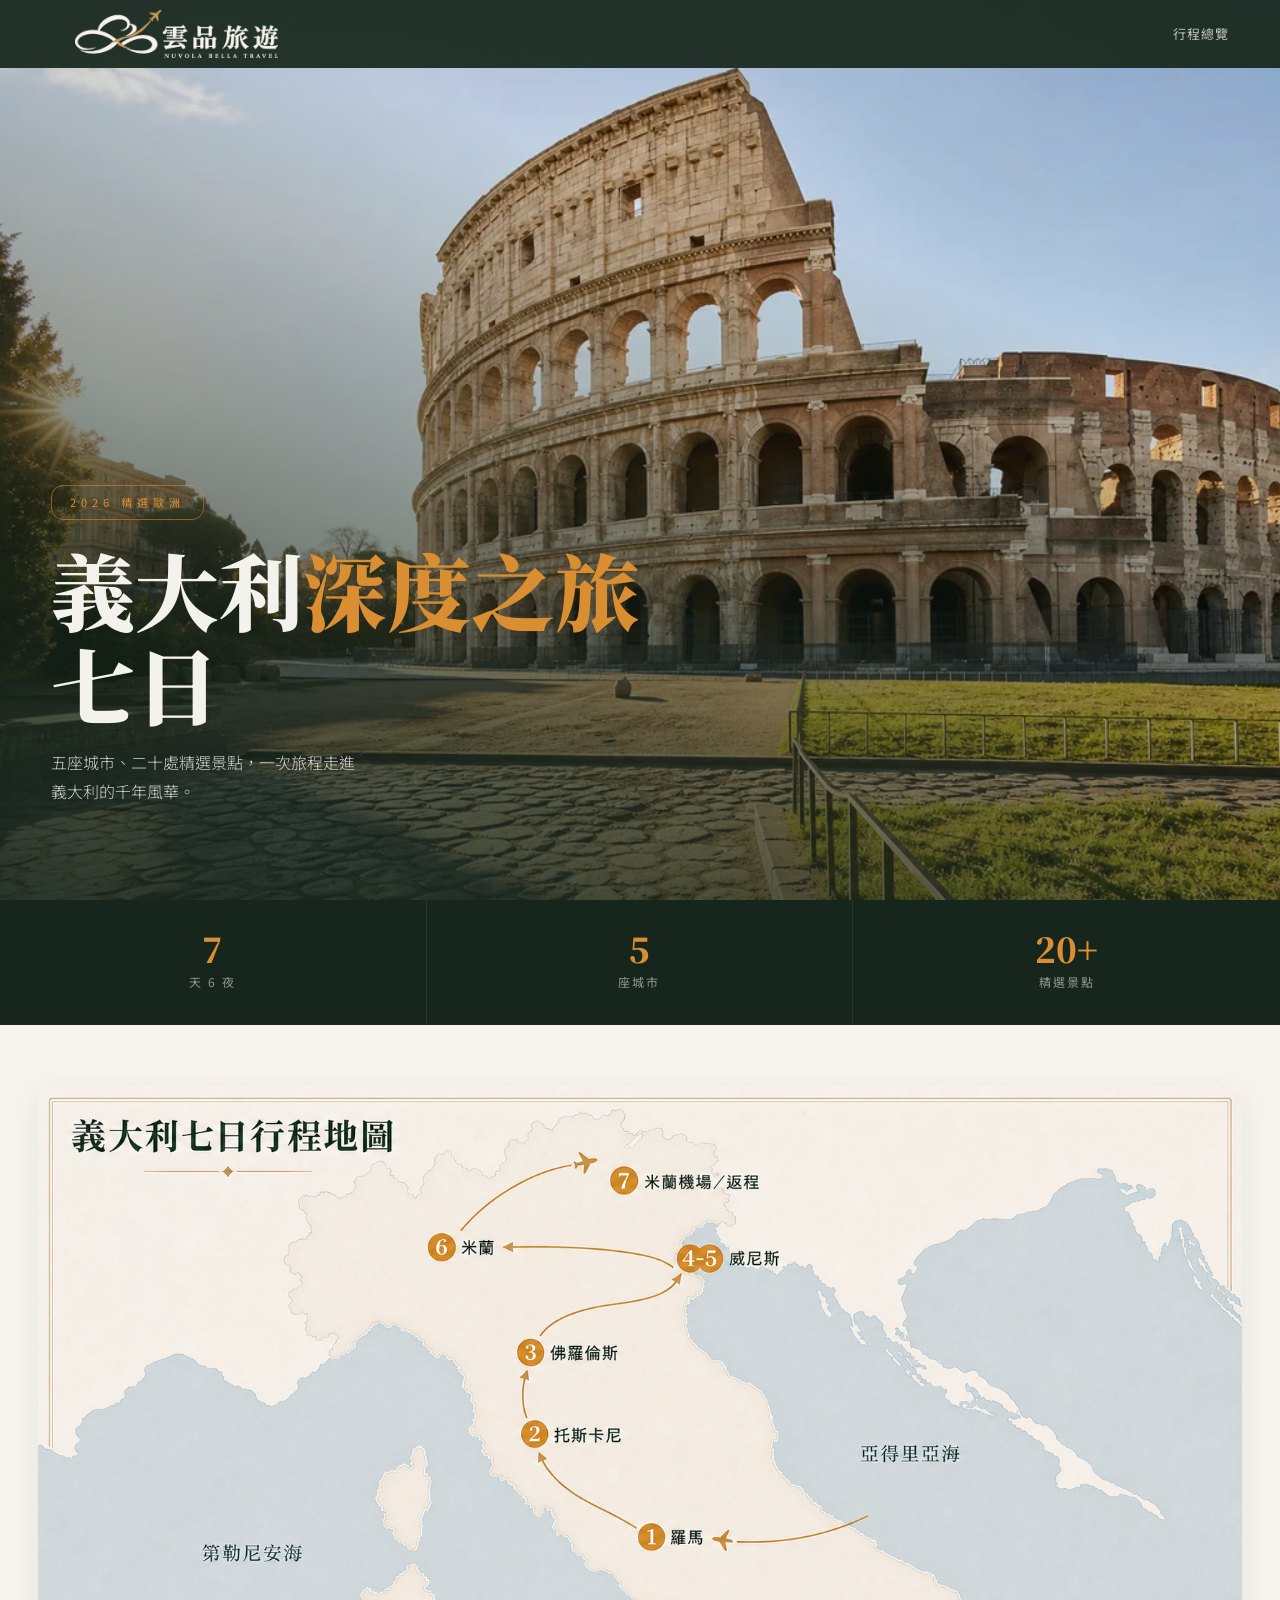
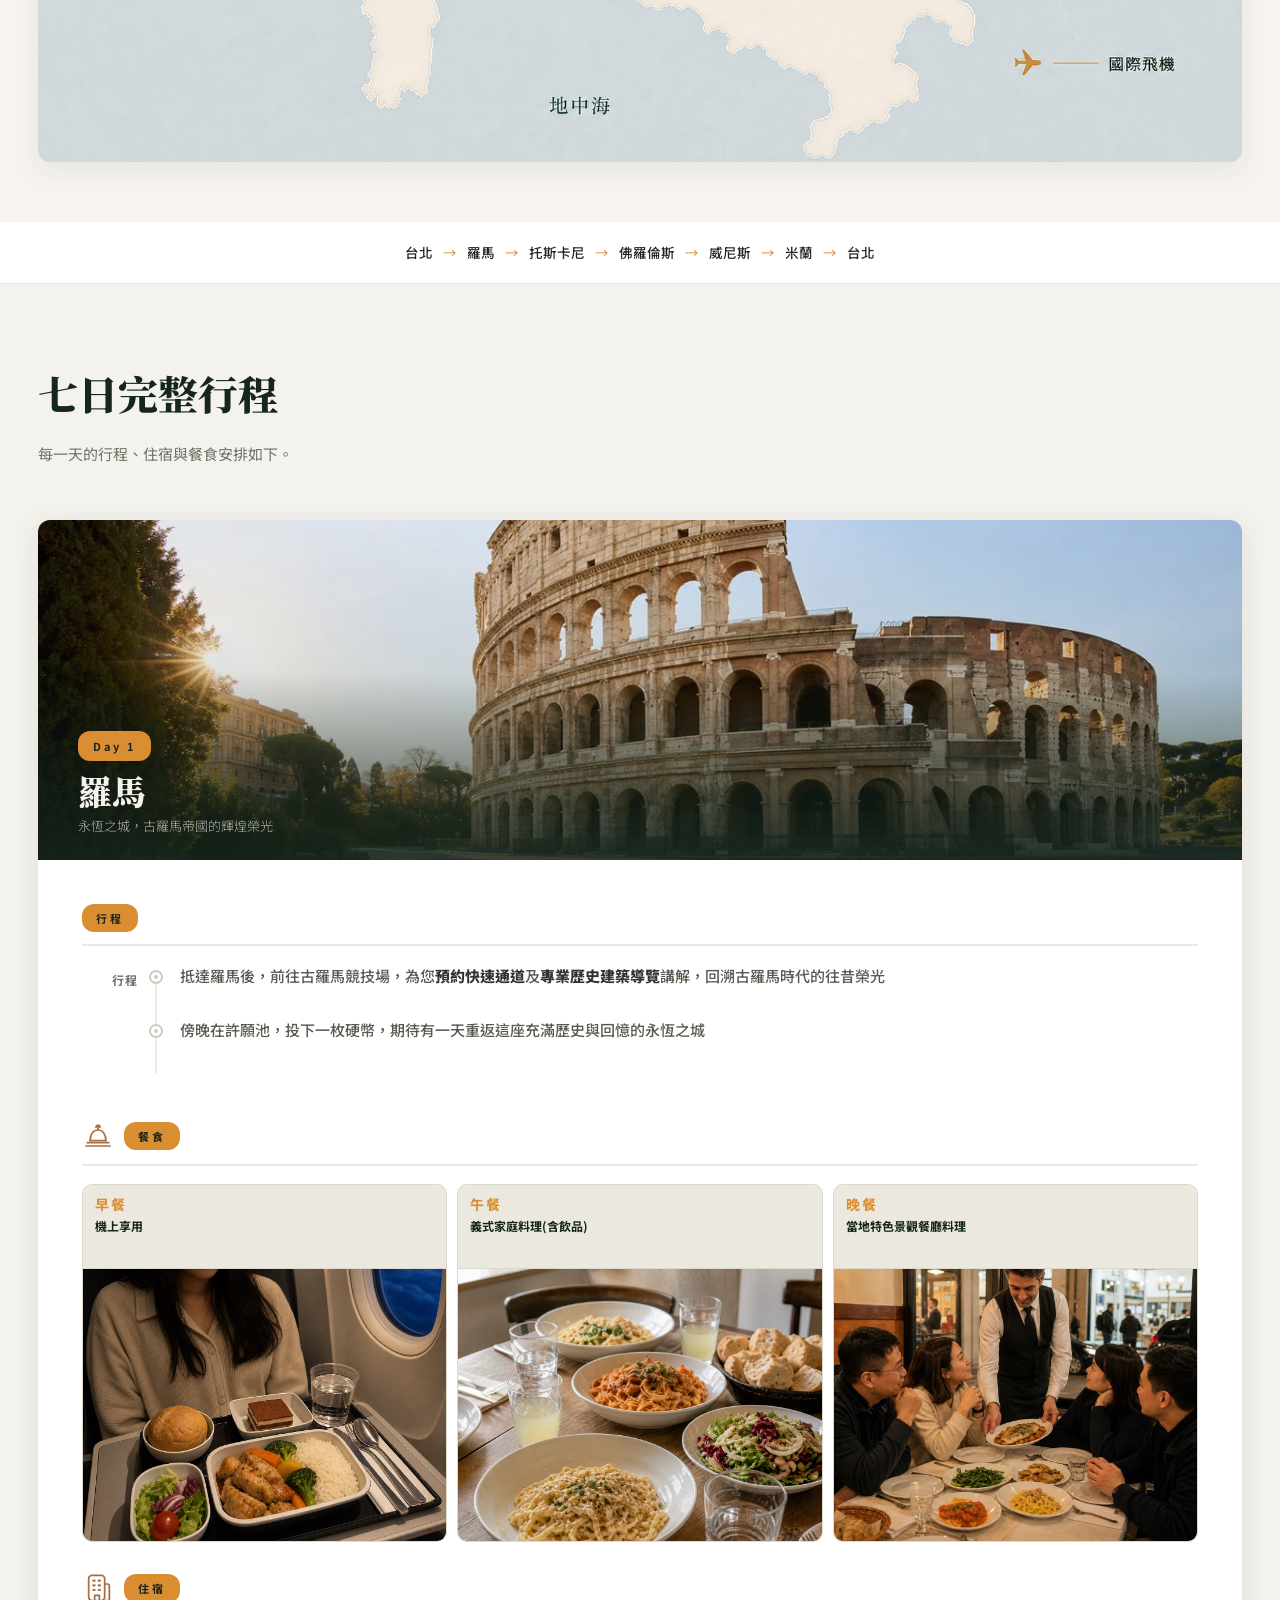
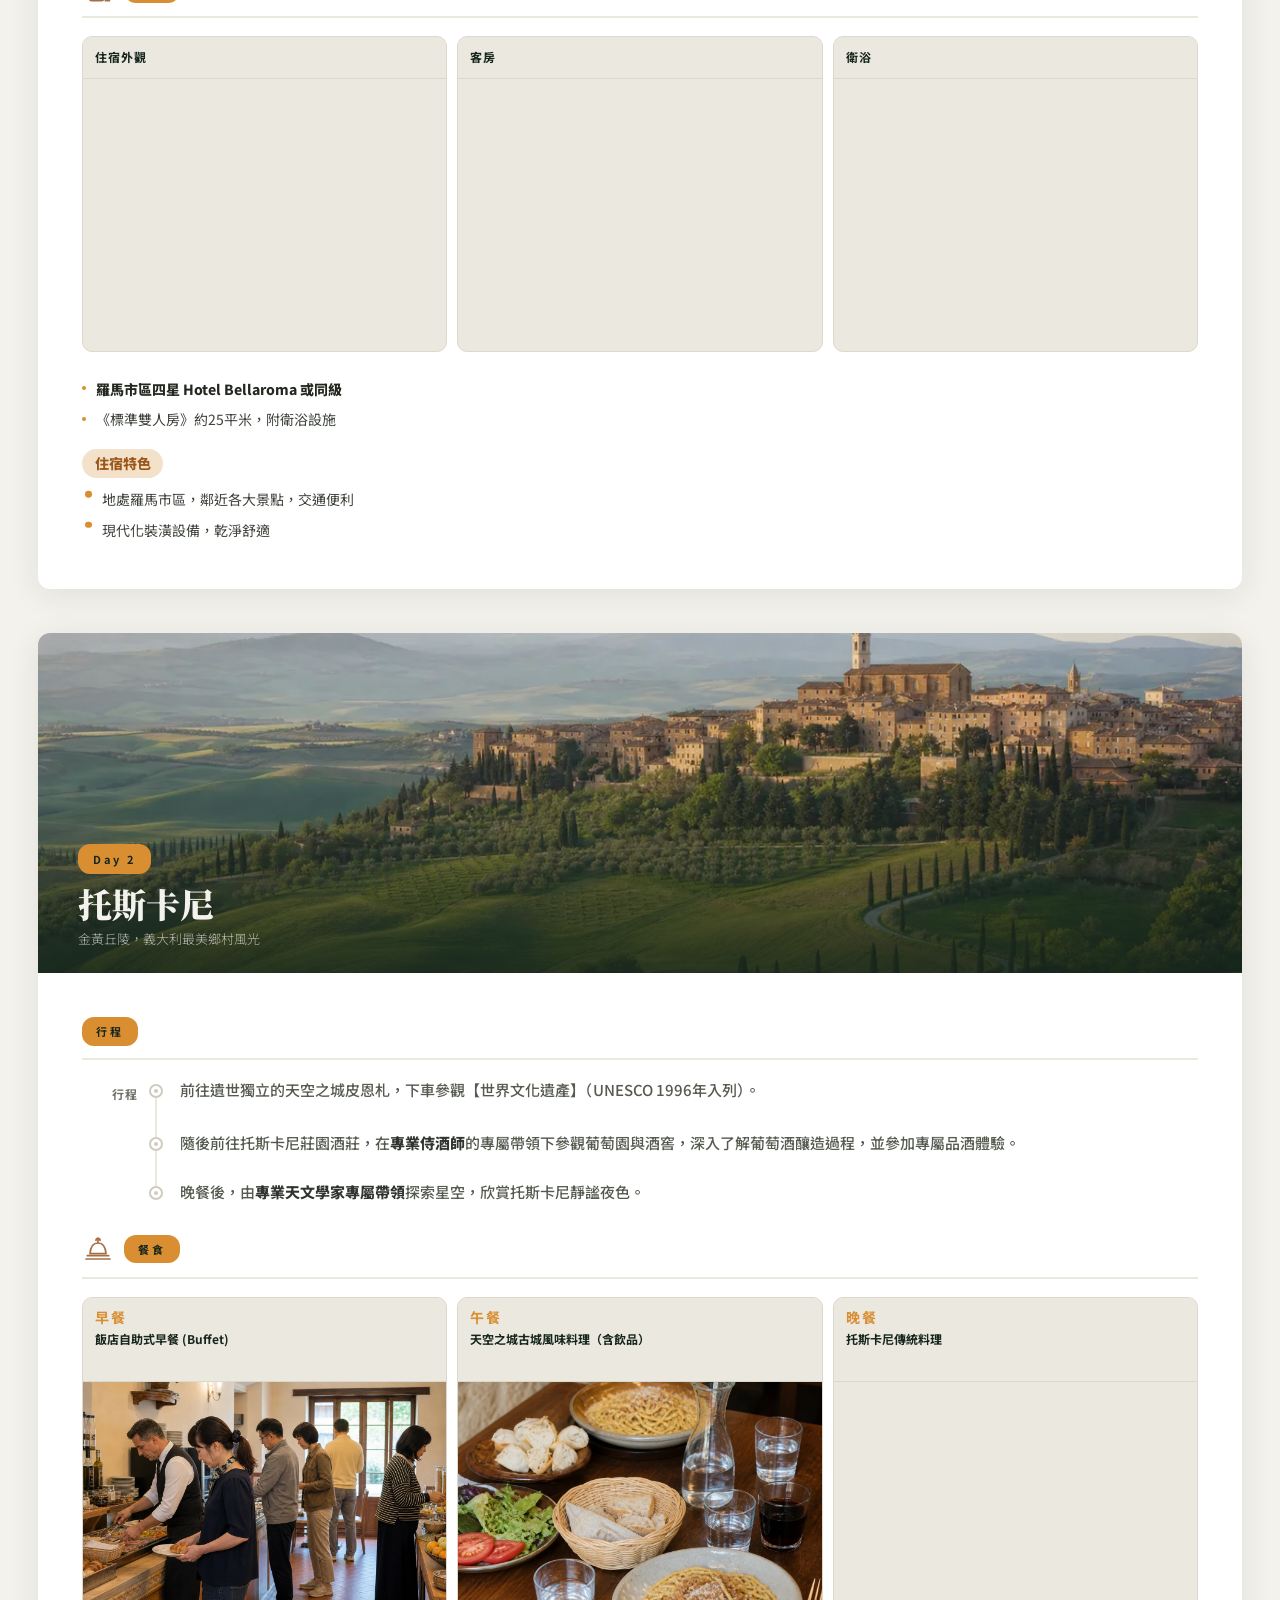
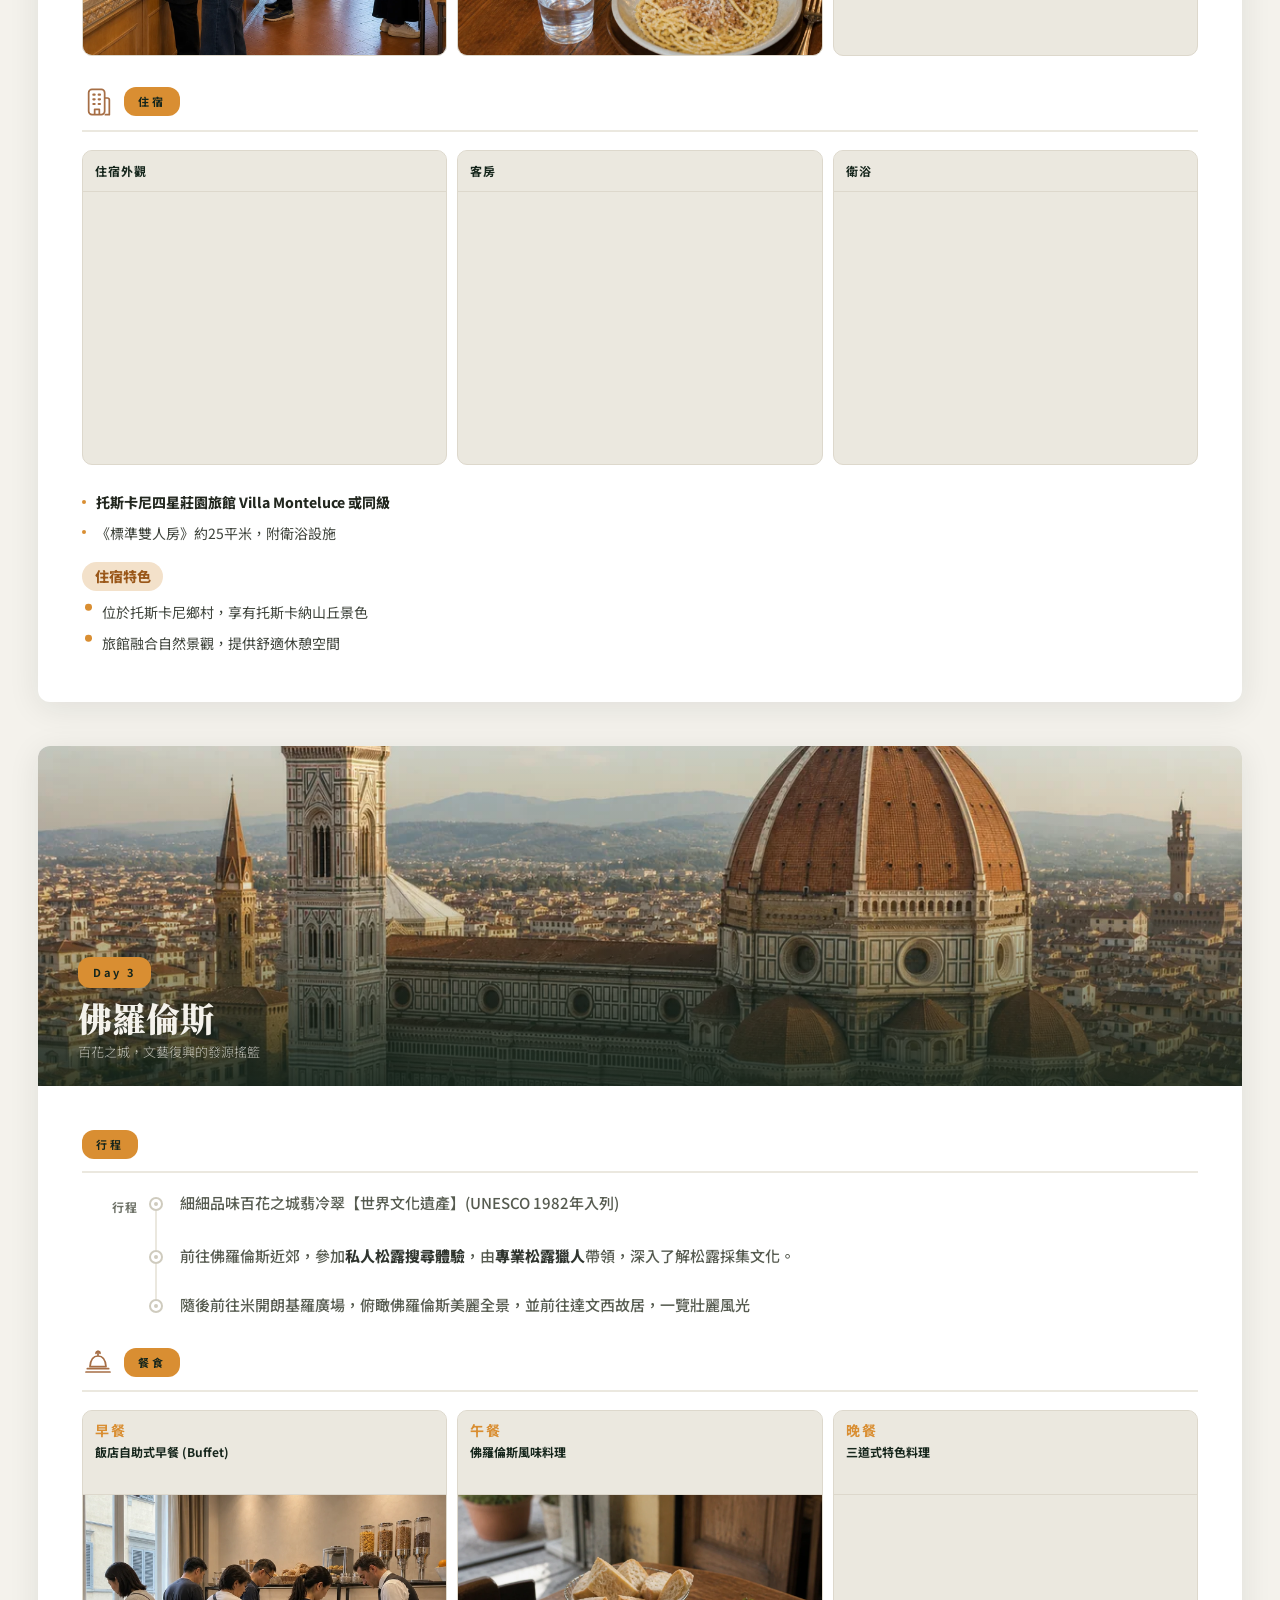
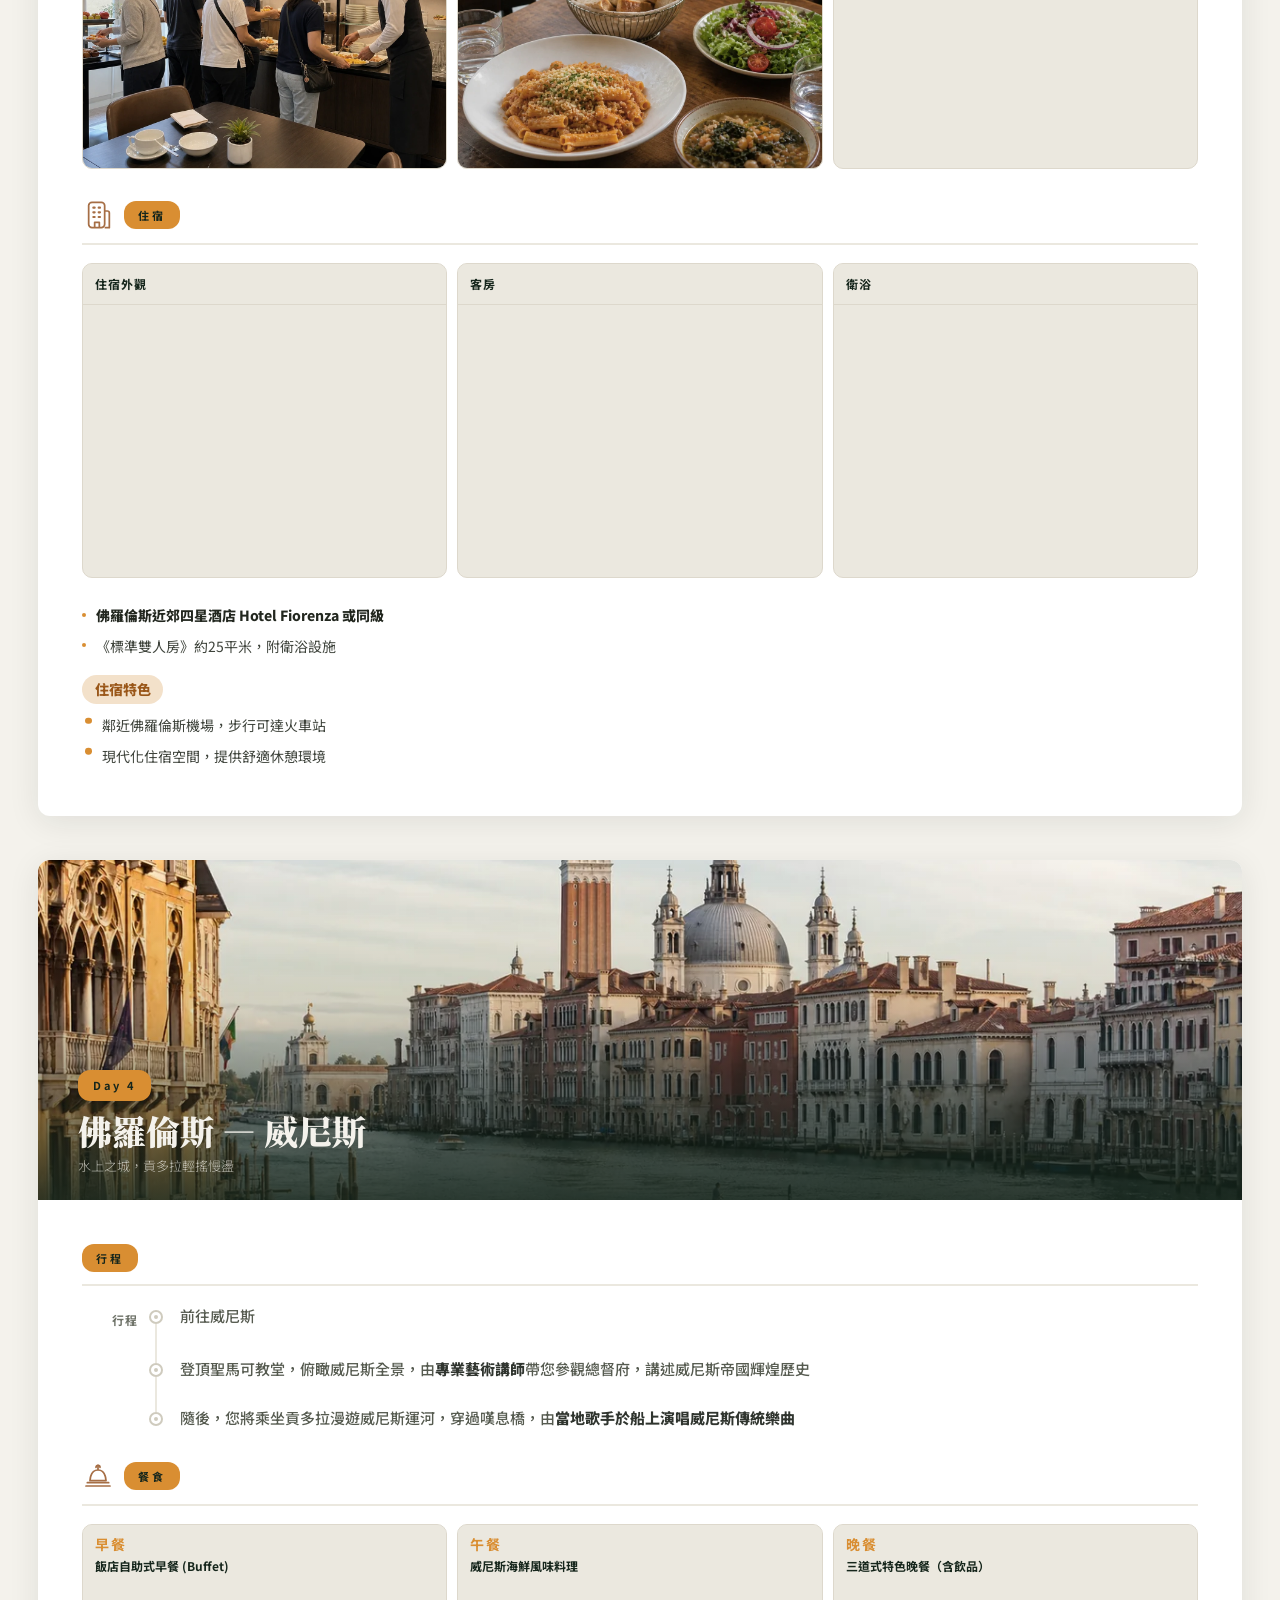
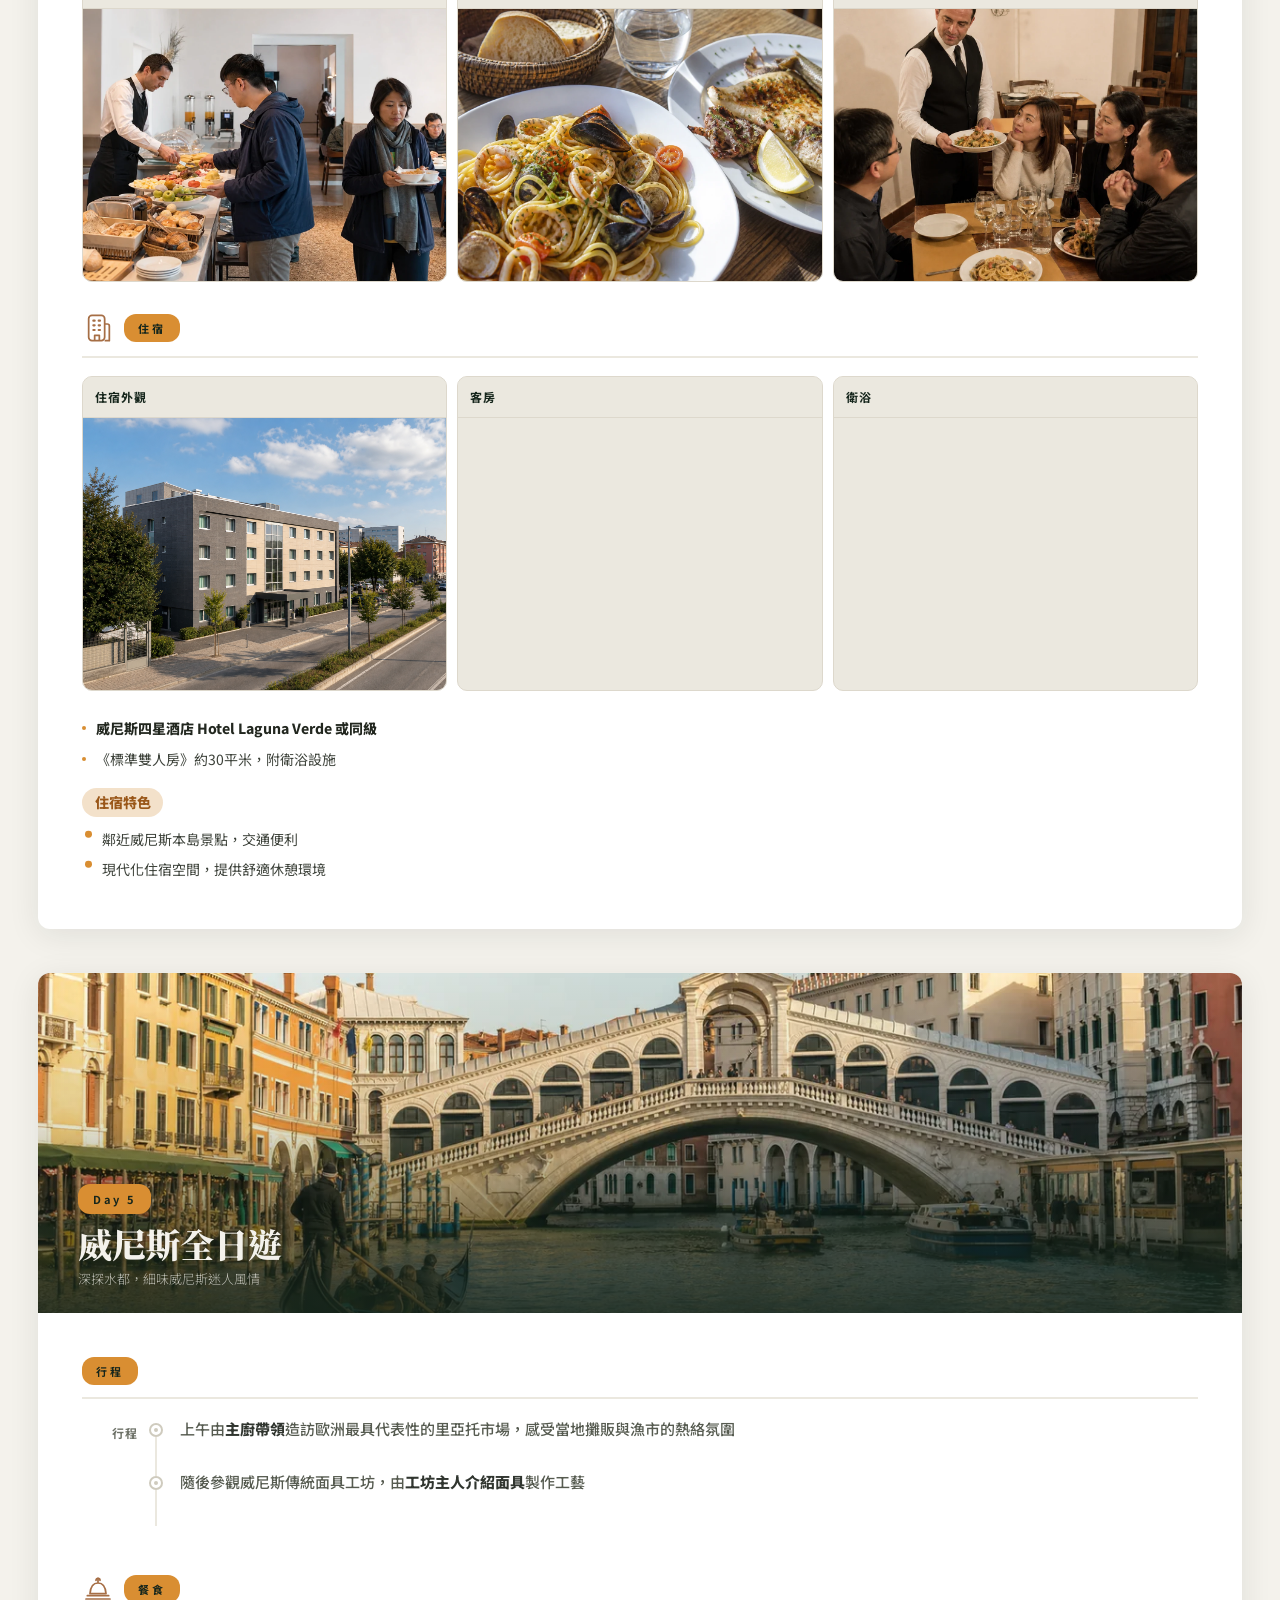
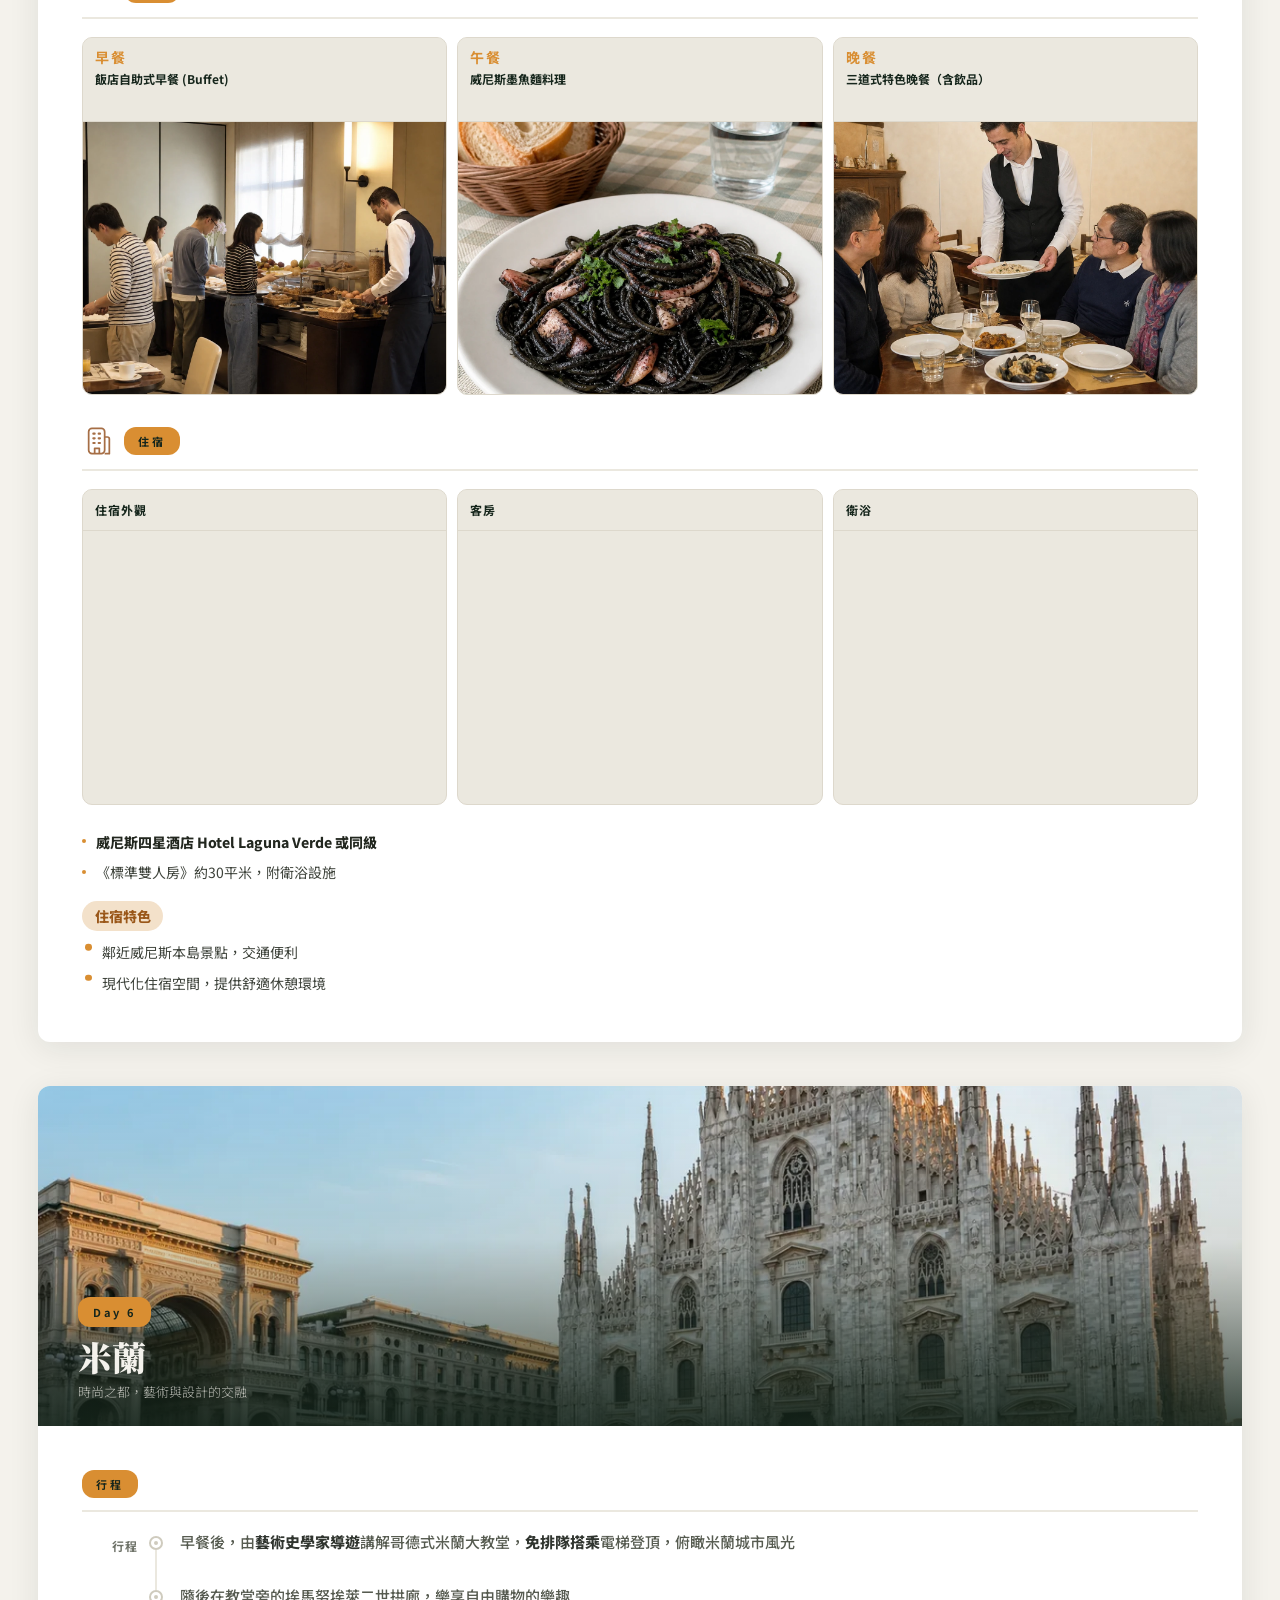
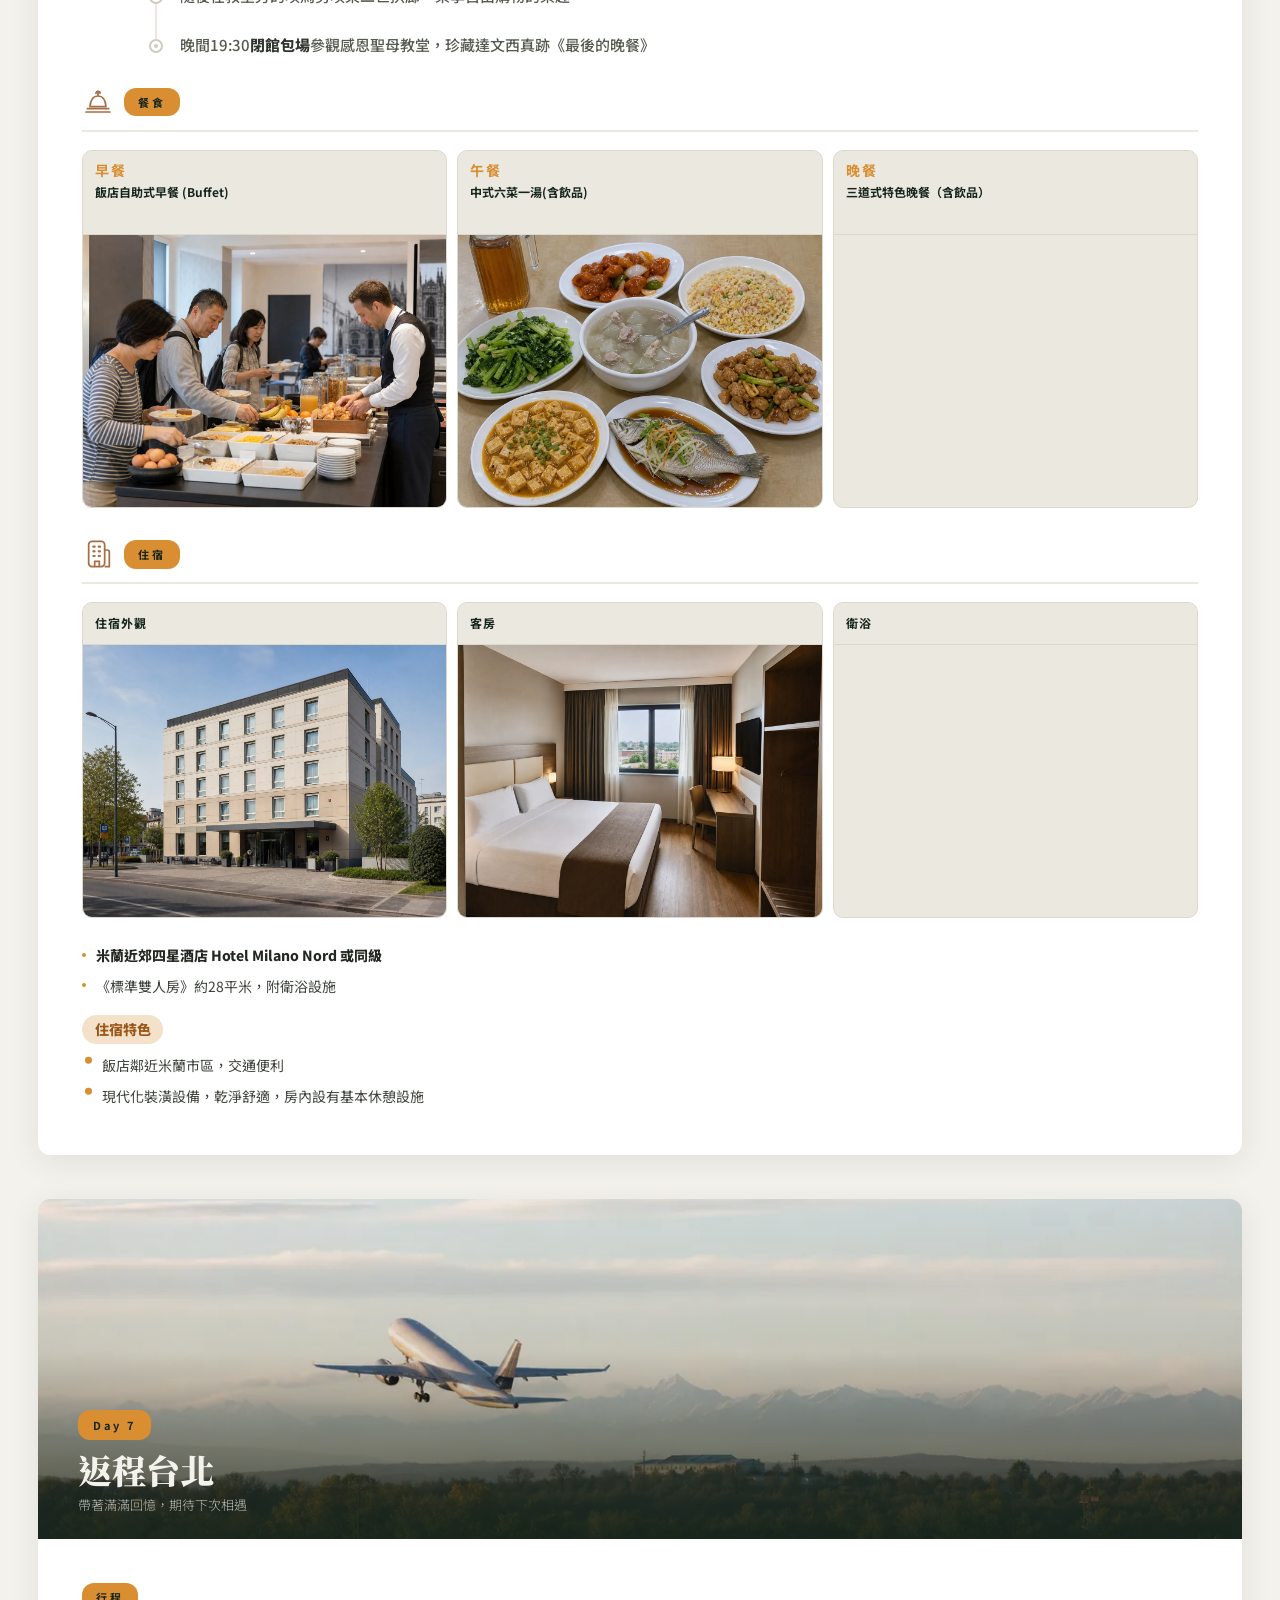
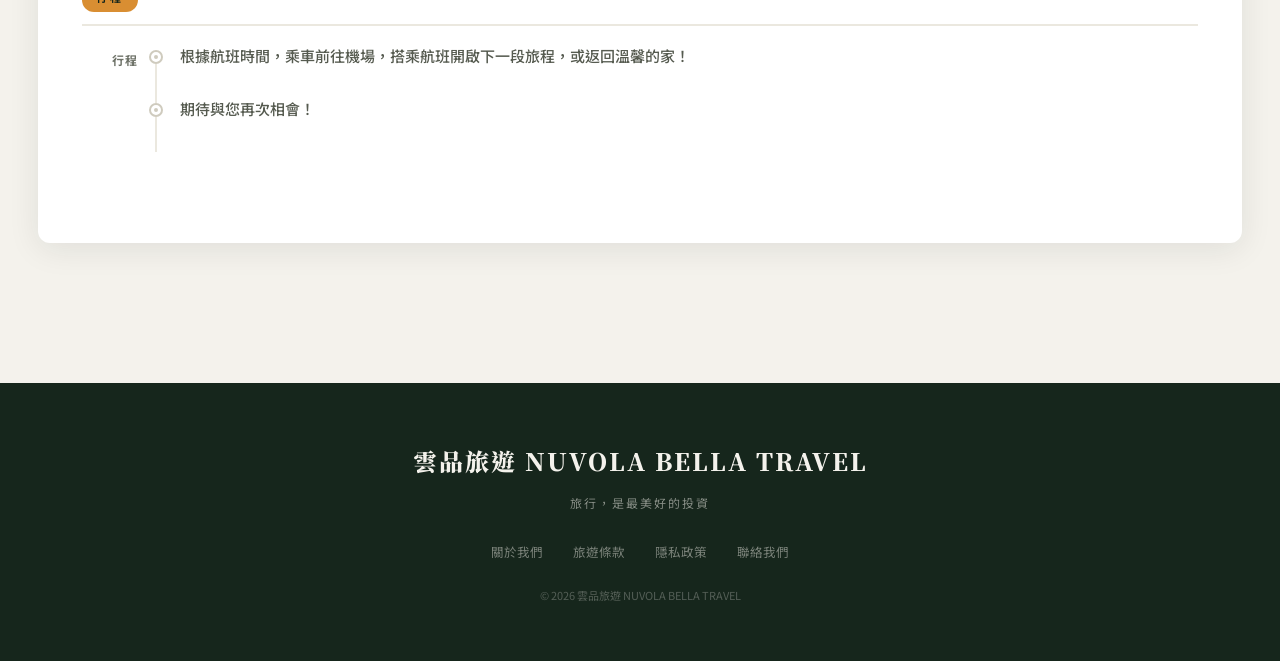
<file: C3.html>
<!DOCTYPE html>
<html lang="zh-TW">
<head>
<meta charset="UTF-8">
<meta name="viewport" content="width=device-width,initial-scale=1.0,viewport-fit=cover">
<title>C3 v41｜雲品旅遊 NUVOLA BELLA TRAVEL</title>
<link href="https://fonts.googleapis.com/css2?family=Noto+Serif+TC:wght@500;600;700;900&amp;family=Noto+Sans+TC:wght@300;400;500;700&amp;display=swap" rel="stylesheet">
<style>
*,*::before,*::after{box-sizing:border-box;margin:0;padding:0}
:root{--green:#16261C;--green2:#1E3326;--bone:#F4F2EC;--bone2:#EBE8DF;--amber:#D98E32;--ink:#22271F;--muted:#6E7268}
html{scroll-behavior:smooth}
body{font-family:'Noto Sans TC',sans-serif;background:var(--bone);color:var(--ink);font-size:15px;line-height:1.85}
nav{position:fixed;top:0;width:100%;z-index:100;height:68px;background:color-mix(in srgb,var(--green) 92%,transparent);backdrop-filter:blur(10px);display:flex;align-items:center;justify-content:space-between;padding:0 clamp(20px,4vw,56px)}
.logo{font-family:'Noto Serif TC',serif;font-weight:900;color:var(--bone);font-size:18px;letter-spacing:1.5px;white-space:nowrap}
.logo span{color:var(--amber)}
.nav-r{display:flex;align-items:center;gap:32px}
.nav-r a{color:rgba(244,242,236,0.75);text-decoration:none;font-size:13px;letter-spacing:1px}
.nav-cta{background:var(--amber);color:var(--green)!important;padding:9px 22px;border-radius:12px;font-weight:700!important}
.hero{min-height:100dvh;position:relative;overflow:hidden;display:flex;align-items:flex-end}
.hero img.bg{position:absolute;inset:0;width:100%;height:100%;object-fit:cover}
.hero-scrim{position:absolute;inset:0;background:linear-gradient(200deg,rgba(22,38,28,0.05) 30%,rgba(22,38,28,0.72) 78%,rgba(22,38,28,0.92) 100%)}
.hero-inner{position:relative;z-index:2;width:100%;max-width:1280px;margin:0 auto;padding:0 clamp(20px,4vw,56px) clamp(48px,7vh,84px)}
.hero-eyebrow{display:inline-block;font-size:11px;letter-spacing:5px;color:var(--amber);border:1px solid color-mix(in srgb,var(--amber) 55%,transparent);padding:6px 18px;border-radius:12px;margin-bottom:22px}
.hero h1{font-family:'Noto Serif TC',serif;font-weight:900;font-size:clamp(40px,7vw,84px);line-height:1.12;color:var(--bone);max-width:14ch}
.hero h1 em{font-style:normal;color:var(--amber)}
.hero p.sub{margin:18px 0 30px;font-size:16px;font-weight:300;color:rgba(244,242,236,0.85);max-width:34ch}
.hero-ctas{display:flex;gap:14px;flex-wrap:wrap}
.btn{font-size:14px;font-weight:700;letter-spacing:1px;padding:15px 38px;border-radius:12px;text-decoration:none;display:inline-block;transition:transform .15s ease}
.btn:active{transform:translateY(1px) scale(0.98)}
.btn-amber{background:var(--amber);color:var(--green)}
.btn-ghost{color:var(--bone);border:1px solid rgba(244,242,236,0.45)}
.facts{background:var(--green);color:var(--bone);display:grid;grid-template-columns:repeat(3,1fr)}
.fact{padding:30px 20px;text-align:center;border-right:1px solid rgba(244,242,236,0.08)}
.fact:last-child{border-right:none}
.fact b{font-family:'Noto Serif TC',serif;font-weight:900;font-size:34px;color:var(--amber);display:block;line-height:1.1}
.fact span{font-size:12px;letter-spacing:2px;color:rgba(244,242,236,0.55)}

/* ── 行程特色一覽（操弄變數等權呈現）── */
.overview{background:var(--bone2);padding:clamp(48px,7vh,72px) clamp(16px,3vw,32px)}
.ov-inner{max-width:1080px;margin:0 auto}
.ov-title{font-family:'Noto Serif TC',serif;font-weight:900;font-size:clamp(26px,3.6vw,36px);color:var(--green);margin-bottom:30px}
.ov-grid{display:grid;grid-template-columns:repeat(3,1fr);gap:18px}
.ov-card{background:#fff;border-radius:12px;padding:28px 26px;border-top:4px solid var(--amber)}
.ov-cat{font-size:12px;font-weight:700;letter-spacing:4px;color:var(--amber);margin-bottom:10px}
.ov-head{font-family:'Noto Serif TC',serif;font-weight:900;font-size:22px;color:var(--green);line-height:1.35;margin-bottom:10px}
.ov-body{font-size:13.5px;color:#565B50;line-height:1.8}

.route{background:#fff;border-bottom:1px solid var(--bone2);padding:18px clamp(20px,4vw,56px);display:flex;justify-content:center;align-items:center;gap:10px;flex-wrap:wrap;font-size:13.5px;color:var(--muted)}
.route b{color:var(--ink);font-weight:500}
.route i{font-style:normal;color:var(--amber)}
main{width:min(100%,1344px);max-width:none;margin:0 auto;padding:clamp(48px,8vh,84px) clamp(16px,3vw,32px) 96px}
.sec-title{font-family:'Noto Serif TC',serif;font-weight:900;font-size:clamp(28px,4vw,40px);color:var(--green);margin-bottom:10px}
.sec-lede{color:var(--muted);max-width:52ch;margin-bottom:52px}
.day{background:#fff;border-radius:12px;overflow:hidden;margin-bottom:44px;box-shadow:0 6px 32px rgba(22,38,28,0.09)}
.day-media{position:relative;height:clamp(220px,36vw,340px);overflow:hidden}
.day-media img{width:100%;height:100%;object-fit:cover;transition:transform .7s ease}
.day:hover .day-media img{transform:scale(1.035)}
.day-media-scrim{position:absolute;inset:0;background:linear-gradient(to top,rgba(22,38,28,0.86),rgba(22,38,28,0.12) 55%,transparent)}
.day-media-text{position:absolute;left:0;right:0;bottom:0;padding:22px clamp(20px,4vw,40px)}
.day-num{display:inline-block;background:var(--amber);color:var(--green);font-size:11px;font-weight:700;letter-spacing:2.5px;padding:5px 15px;border-radius:12px;margin-bottom:10px}
.day-city{font-family:'Noto Serif TC',serif;font-weight:900;font-size:clamp(24px,3.4vw,34px);color:var(--bone);line-height:1.2}
.day-tagline{font-size:13px;font-weight:300;color:rgba(244,242,236,0.72);margin-top:2px}
.day-content{padding:clamp(24px,4vw,44px)}

/* ── 三因子等權區塊 ── */
.fac-block{margin-bottom:30px}
.fac-block:last-child{margin-bottom:0}
.fac-head{display:flex;align-items:center;gap:12px;margin-bottom:18px;padding-bottom:12px;border-bottom:2px solid var(--bone2)}
.fac-tag{background:var(--amber);color:var(--green);font-size:11px;font-weight:700;letter-spacing:3px;padding:4px 14px;border-radius:12px}
.fac-name{font-family:'Noto Serif TC',serif;font-weight:900;font-size:19px;color:var(--green)}
.fac-list{list-style:none}
.fac-list li{font-size:14px;line-height:1.9;color:#3d423a;padding:2px 0 2px 14px;position:relative}
.fac-list li::before{content:'';position:absolute;left:0;top:0.9em;width:4px;height:4px;border-radius:50%;background:var(--amber)}
.fac-cols{display:grid;grid-template-columns:1fr 1fr;gap:32px}
.fac-cols .fac-block{margin-bottom:0}

.timeline{margin-bottom:4px}
.tl-item{display:grid;grid-template-columns:56px 36px 1fr;align-items:start;position:relative;padding-bottom:26px}
.tl-item:last-child{padding-bottom:0}
.tl-item::before{content:'';position:absolute;left:73px;top:20px;bottom:-6px;width:2px;background:var(--bone2)}
.tl-item:last-child::before{display:none}
.tl-time{font-size:12px;font-weight:700;color:var(--muted);letter-spacing:1px;text-align:right;padding-top:5px}
.tl-node{width:10px;height:10px;border-radius:50%;background:#CFCBBE;border:3px solid #fff;box-shadow:0 0 0 2px #CFCBBE;margin:8px auto 0;position:relative;z-index:1}
.tl-node-hl{width:15px;height:15px;background:var(--amber);box-shadow:0 0 0 3px color-mix(in srgb,var(--amber) 30%,transparent);margin-top:7px}
.tl-content{padding-left:6px}
.tl-title{font-size:15px;font-weight:500;color:#565B50;line-height:1.55}
.tl-title-hl{font-family:'Noto Serif TC',serif;font-size:22px;font-weight:900;color:var(--green);line-height:1.4;display:inline;background:linear-gradient(transparent 62%,color-mix(in srgb,var(--amber) 32%,transparent) 62%)}
.tl-desc{font-size:13px;color:var(--muted);line-height:1.75;margin-top:3px}
.tl-hl .tl-desc{color:#565B50;font-size:13.5px}

footer{background:var(--green);color:rgba(244,242,236,0.5);padding:56px clamp(20px,4vw,56px);text-align:center}
.f-logo{font-family:'Noto Serif TC',serif;font-weight:900;color:var(--bone);font-size:24px;letter-spacing:2px;margin-bottom:8px}
.f-logo span{color:var(--amber)}
.f-tag{font-size:12px;letter-spacing:2px;margin-bottom:26px}
.f-links{display:flex;justify-content:center;gap:30px;flex-wrap:wrap;margin-bottom:22px}
.f-links a{color:rgba(244,242,236,0.45);text-decoration:none;font-size:12.5px}
.f-copy{font-size:11px;color:rgba(244,242,236,0.28)}
.reveal{opacity:0;transform:translateY(22px);transition:opacity .7s ease,transform .7s ease}
.reveal.in{opacity:1;transform:none}
.hero-inner>*{opacity:0;transform:translateY(16px);animation:rise .8s ease forwards}
.hero-inner>*:nth-child(2){animation-delay:.12s}
.hero-inner>*:nth-child(3){animation-delay:.24s}
.hero-inner>*:nth-child(4){animation-delay:.36s}
@keyframes rise{to{opacity:1;transform:none}}
@media (prefers-reduced-motion:reduce){
  .reveal{opacity:1;transform:none;transition:none}
  .hero-inner>*{opacity:1;transform:none;animation:none}
  .day-media img,.btn{transition:none}
}
@media(max-width:820px){
  .nav-r a:not(.nav-cta){display:none}
  .facts{grid-template-columns:repeat(2,1fr)}
  .fact:nth-child(2){border-right:none}
  .fact{border-bottom:1px solid rgba(244,242,236,0.08)}
  .fact:nth-child(3),.fact:nth-child(4){border-bottom:none}
  .ov-grid{grid-template-columns:1fr}
  .tl-item{grid-template-columns:44px 30px 1fr}
  .tl-item::before{left:58px}
  .tl-title-hl{font-size:18px}
  .fac-cols{grid-template-columns:1fr;gap:26px}
}
@media(max-width:520px){
  nav{height:58px;padding-left:16px;padding-right:16px}
  .logo{font-size:15px;letter-spacing:1px}
  .nav-cta{padding:8px 14px}
  .hero{min-height:88svh}
  .hero-inner{padding-left:18px;padding-right:18px;padding-bottom:40px}
  .hero h1{font-size:clamp(38px,12vw,54px)}
  .hero p.sub{font-size:15px;line-height:1.7}
  .hero-ctas{display:grid;grid-template-columns:1fr 1fr}
  .btn{padding:13px 12px;text-align:center}
  .fact{padding:22px 10px}
  .fact b{font-size:28px}
  .overview{padding-left:14px;padding-right:14px}
  .ov-card{padding:22px 20px}
  .route{justify-content:flex-start;overflow-x:auto;flex-wrap:nowrap;white-space:nowrap}
  main{padding-left:12px;padding-right:12px;padding-bottom:64px}
  .sec-lede{margin-bottom:32px}
  .day{margin-bottom:28px;border-radius:10px}
  .day-media{height:230px}
  .day-content{padding:22px 18px}
  .tl-item{grid-template-columns:42px 26px 1fr}
  .tl-item::before{left:54px}
  .tl-title{font-size:14px}
  .tl-title-hl{font-size:17px}
  .fac-list li{font-size:13.5px}
  footer{padding-top:44px;padding-bottom:calc(44px + env(safe-area-inset-bottom))}
}


/* Daily image set — shared structure for all 2×2×2 conditions */
.daily-gallery{margin:0 0 34px}
.daily-gallery-title{font-family:'Noto Serif TC',serif;font-size:18px;font-weight:900;color:var(--green);margin-bottom:14px}
.daily-gallery-grid{display:grid;grid-template-columns:repeat(12,1fr);gap:10px}
.daily-shot{position:relative;overflow:hidden;border-radius:10px;background:var(--bone2);min-height:170px}
.daily-shot img{display:block;width:100%;height:100%;object-fit:cover;transition:transform .45s ease}
.daily-shot:hover img{transform:scale(1.025)}
.daily-shot figcaption{position:absolute;left:9px;bottom:9px;padding:5px 10px;border-radius:999px;background:rgba(22,38,28,.82);color:#fff;font-size:11px;letter-spacing:1px;backdrop-filter:blur(6px)}
.daily-shot--wide{grid-column:span 7;min-height:260px}
.daily-shot--side{grid-column:span 5;min-height:260px}
.daily-shot--meal{grid-column:span 4}
.daily-shot--half{grid-column:span 6}
@media(max-width:820px){
  .daily-shot--wide,.daily-shot--side{grid-column:span 6;min-height:210px}
  .daily-shot--meal{grid-column:span 4;min-height:150px}
}
@media(max-width:520px){
  .daily-gallery{margin-bottom:28px}
  .daily-gallery-grid{grid-template-columns:1fr 1fr;gap:8px}
  .daily-shot,.daily-shot--wide,.daily-shot--side,.daily-shot--meal,.daily-shot--half{grid-column:auto;min-height:132px}
  .daily-shot--wide{grid-column:1/-1;min-height:205px}
  .daily-shot figcaption{left:7px;bottom:7px;font-size:10px;padding:4px 8px}
}



/* Images sit inside their corresponding experimental factor blocks. */
.factor-images{display:grid;gap:10px;margin:18px 0 22px}
.factor-images--itinerary{grid-template-columns:1fr;width:min(76%,720px);margin-left:auto;margin-right:auto}
.factor-images--stay,.factor-images--dining{grid-template-columns:repeat(3,1fr)}
.factor-image{position:relative;overflow:hidden;border-radius:10px;background:var(--bone2);height:180px}
.factor-images--itinerary .factor-image{height:auto;aspect-ratio:4/3}
.factor-images--itinerary .factor-image img{object-fit:contain}
.factor-image img{display:block;width:100%;height:100%;object-fit:cover;transition:transform .45s ease}
.factor-image:hover img{transform:scale(1.025)}
.factor-image figcaption{position:absolute;left:9px;bottom:9px;padding:5px 10px;border-radius:999px;background:rgba(22,38,28,.82);color:#fff;font-size:11px;letter-spacing:1px;backdrop-filter:blur(6px)}
@media(max-width:820px){
  .facts{grid-template-columns:repeat(3,1fr)}
  .fact,.fact:nth-child(2),.fact:nth-child(3){border-right:1px solid rgba(244,242,236,0.08);border-bottom:none}
  .fact:last-child{border-right:none}
  .factor-images--itinerary .factor-image{height:auto;aspect-ratio:4/3}
  .factor-images--itinerary{width:min(88%,620px)}
  .factor-image{height:150px}
}
@media(max-width:520px){
  .factor-images{gap:8px;margin:14px 0 18px}
  .factor-images--itinerary .factor-image{height:auto;aspect-ratio:4/3}
  .factor-images--itinerary{width:100%}
  .factor-images--stay,.factor-images--dining{grid-template-columns:1fr 1fr}
  .factor-images--stay .factor-image:first-child,
  .factor-images--dining .factor-image:first-child{grid-column:1/-1;height:190px}
  .factor-image{height:132px}
  .factor-image figcaption{left:7px;bottom:7px;font-size:10px;padding:4px 8px}
}



.fac-icon{width:32px;height:32px;flex:0 0 32px;object-fit:contain}
.fac-head--with-icon{gap:10px}
@media(max-width:520px){
  .fac-icon{width:28px;height:28px;flex-basis:28px}
}


.route-map{background:#f7f4ef;padding:clamp(26px,5vw,60px) clamp(12px,3vw,32px)}
.route-map-inner{max-width:1280px;margin:0 auto}
.route-map img{display:block;width:100%;height:auto;object-fit:contain;border-radius:12px;box-shadow:0 8px 30px rgba(22,38,28,.08)}
/* v03 確認版：移除行程景點圖片；住宿與餐食圖片統一 4:3 */
.factor-images--itinerary{display:none}
.factor-images--stay .factor-image,.factor-images--dining .factor-image{height:auto!important;aspect-ratio:4/3}
.factor-images--stay .factor-image img,.factor-images--dining .factor-image img{object-fit:cover}
@media(max-width:520px){
  .route-map{padding:18px 10px}
  .route-map img{border-radius:8px}
}
/* v04B：文字置於圖片上方的暖灰標題列 */
.factor-image{height:auto!important;aspect-ratio:auto!important;display:flex;flex-direction:column;background:var(--bone2);border:1px solid #ddd8cc}
.factor-image img{width:100%;aspect-ratio:4/3;height:auto;object-fit:cover;order:2}
.factor-image figcaption{position:static;order:1;padding:9px 12px;border-radius:0;background:var(--bone2);color:var(--green);font-size:12px;font-weight:700;letter-spacing:1px;backdrop-filter:none;border-bottom:1px solid #ddd8cc}
main .day:last-of-type .day-content > .fac-block:last-child{display:none}
/* v05：第 3 天餐食以「餐別＋內容」顯示於圖上標題列 */
.factor-images[aria-label="第 3 天dining圖片"] figcaption{min-height:70px;display:flex;flex-direction:column;justify-content:center;gap:2px;line-height:1.45;letter-spacing:0}
.factor-images[aria-label="第 3 天dining圖片"] figcaption strong{color:var(--amber);font-size:11px;letter-spacing:2px}
.factor-images[aria-label="第 3 天dining圖片"] figcaption span{color:var(--green);font-size:12px}

/* v06：全日餐食標題與區塊順序 */
.factor-images--dining figcaption{min-height:70px;display:flex;flex-direction:column;justify-content:center;gap:2px;line-height:1.45;letter-spacing:0}
.factor-images--dining figcaption strong{color:var(--amber);font-size:11px;letter-spacing:2px}
.factor-images--dining figcaption span{color:var(--green);font-size:12px}
.day-content > .fac-block{margin-bottom:30px}
.day-content > .fac-block:last-child{margin-bottom:0}

/* v17: confirmed v16 presentation applied to all 2x2x2 conditions */
.logo{display:flex;align-items:center;height:56px;padding:0;background:transparent;overflow:hidden;font-size:0;letter-spacing:0}
.logo img{display:block;width:clamp(180px,22vw,250px);height:48px;object-fit:contain}
.factor-images--dining + .fac-list{display:none}
.factor-images--stay .factor-image img,.factor-images--dining .factor-image img{object-fit:cover!important;object-position:center;background:transparent}
.factor-images--stay + .fac-list > li:first-child{font-weight:800;color:var(--ink)}
.factor-images--stay + .fac-list li.stay-feature-title{display:inline-flex;align-items:center;width:auto;margin:.85rem 0 .4rem;padding:.38rem .78rem;border-radius:999px;background:#f3e1ca;color:#9a5719;font-size:.88rem;font-weight:800;line-height:1.2}
.factor-images--stay + .fac-list li.stay-feature-title::before{content:none;display:none}
.factor-images--stay + .fac-list li.stay-feature{position:relative;padding-left:1.25rem}
.factor-images--stay + .fac-list li.stay-feature::before{content:"";display:block;position:absolute;left:.18rem;top:.72em;width:.42rem;height:.42rem;border-radius:50%;background:var(--amber);transform:translateY(-50%)}
@media(max-width:520px){
  .logo{height:50px;padding:0;background:transparent}
  .logo img{width:165px;height:42px}
}


/* v26: attached-PDF blue itinerary phrases rendered in confirmed style */
.timeline .itinerary-emphasis{font-weight:800;color:#30352F}


/* v40: compact aligned meal labels and description rows */
.factor-images.factor-images--dining figcaption{height:84px;min-height:84px;display:grid;grid-template-rows:22px 1fr;align-content:start;justify-content:stretch;gap:2px;padding:8px 12px}
.factor-images.factor-images--dining figcaption strong{align-self:start;font-size:14px;line-height:22px;letter-spacing:2px}
.factor-images.factor-images--dining figcaption span{align-self:start;font-size:12px;line-height:1.45}
@media(max-width:520px){
  .factor-images--dining .factor-image:first-child figcaption{height:82px;min-height:82px}
  .factor-images--dining .factor-image:nth-child(n+2) figcaption{height:108px;min-height:108px}
}
/* v31: make the regular Day 5 guide label visibly heavier */
.timeline .itinerary-emphasis--guide{font-weight:800}

</style>
<link rel="stylesheet" href="responsive.css">
</head>
<body data-condition="C3" data-accommodation="low" data-itinerary="high" data-dining="low" data-version="v41-day3-meal-caption-specificity-fix">
<nav>
<div class="logo"><img src="assets/brand/YunPin_NuvolaBella_DarkBackground_Transparent_V5.png" alt="雲品旅遊 NUVOLA BELLA TRAVEL"></div>
  <div class="nav-r">
    <a href="#itinerary">行程總覽</a>
    </div>
</nav>
<header class="hero">
  <img class="bg" src="assets/day01/D1_Hero.webp" alt="羅馬競技場">
  <div class="hero-scrim"></div>
  <div class="hero-inner">
    <span class="hero-eyebrow">2026 精選歐洲</span>
    <h1>義大利<em>深度之旅</em><br>七日</h1>
    <p class="sub">五座城市、二十處精選景點，一次旅程走進義大利的千年風華。</p>
  </div>
</header>
<section class="facts">
  <div class="fact"><b>7</b><span>天 6 夜</span></div>
  <div class="fact"><b>5</b><span>座城市</span></div>
  <div class="fact"><b>20+</b><span>精選景點</span></div>
</section>
<section class="route-map" aria-label="義大利七日行程地圖"><div class="route-map-inner"><img src="assets/map/italy-7day-map_website-style_v29.png" alt="網站風格義大利七日行程地圖：羅馬、托斯卡尼、佛羅倫斯、威尼斯、米蘭及返程路線" loading="eager" decoding="async"></div></section><div id="overview"></div>

    <div class="route">
  <b>台北</b><i>→</i><b>羅馬</b><i>→</i><b>托斯卡尼</b><i>→</i><b>佛羅倫斯</b><i>→</i><b>威尼斯</b><i>→</i><b>米蘭</b><i>→</i><b>台北</b>
</div>
<main id="itinerary">
  <h2 class="sec-title">七日完整行程</h2>
  <p class="sec-lede">每一天的行程、住宿與餐食安排如下。</p>
  
        <article class="day reveal">
          <div class="day-media">
            <img src="assets/day01/D1_Hero.webp" alt="羅馬" loading="lazy">
            <div class="day-media-scrim"></div>
            <div class="day-media-text">
              <span class="day-num">Day 1</span>
              <h3 class="day-city">羅馬</h3>
              <p class="day-tagline">永恆之城，古羅馬帝國的輝煌榮光</p>
            </div>
          </div>
          <div class="day-content">
            
            <div class="fac-block">
              <div class="fac-head"><span class="fac-tag">行程</span></div><div class="factor-images factor-images--itinerary" aria-label="第 1 天itinerary圖片"><figure class="factor-image"><img src="assets/day01/D1_Itinerary_Luxury.webp" alt="第 1 天今日行程" loading="lazy" decoding="async"><figcaption>今日行程</figcaption></figure></div>
              <div class="timeline"><div class="tl-item"><div class="tl-time">行程</div><div class="tl-node"></div><div class="tl-content"><div class="tl-title">抵達羅馬後，前往古羅馬競技場，為您<strong class="itinerary-emphasis">預約快速通道</strong>及<strong class="itinerary-emphasis">專業歷史建築導覽</strong>講解，回溯古羅馬時代的往昔榮光</div></div></div><div class="tl-item"><div class="tl-time"></div><div class="tl-node"></div><div class="tl-content"><div class="tl-title">傍晚在許願池，投下一枚硬幣，期待有一天重返這座充滿歷史與回憶的永恆之城</div></div></div><div class="tl-item" aria-hidden="true" style="visibility:hidden"><div class="tl-time"></div><div class="tl-node"></div><div class="tl-content"><div class="tl-title"> </div></div></div></div></div>
            <div class="fac-block">
                <div class="fac-head fac-head--with-icon"><img class="fac-icon" src="assets/icons/dining.svg" alt="" aria-hidden="true"><span class="fac-tag">餐食</span></div><div class="factor-images factor-images--dining" aria-label="第 1 天dining圖片"><figure class="factor-image"><img src="assets/day01/D1_Breakfast_Universal_v09.png" alt="第 1 天早餐：機上享用" loading="lazy" decoding="async"><figcaption><strong>早餐</strong><span>機上享用</span></figcaption></figure><figure class="factor-image"><img src="assets/day01/D1_Lunch_Regular.webp" alt="第 1 天午餐：義式家庭料理(含飲品)" loading="lazy" decoding="async"><figcaption><strong>午餐</strong><span>義式家庭料理(含飲品)</span></figcaption></figure><figure class="factor-image"><img src="assets/day01/D1_Dinner_Regular.webp" alt="第 1 天晚餐：當地特色景觀餐廳料理" loading="lazy" decoding="async"><figcaption><strong>晚餐</strong><span>當地特色景觀餐廳料理</span></figcaption></figure></div>
                <ul class="fac-list"><li>餐廳鄰近市區商圈，提供道地義式風味料理，氣氛輕鬆舒適</li></ul></div>
            <div class="fac-block">
                <div class="fac-head fac-head--with-icon"><img class="fac-icon" src="assets/icons/hotel.svg" alt="" aria-hidden="true"><span class="fac-tag">住宿</span></div><div class="factor-images factor-images--stay" aria-label="第 1 天stay圖片"><figure class="factor-image"><img src="assets/day01/D1_Hotel_Exterior_Regular_v19.png" alt="第 1 天住宿外觀" loading="lazy" decoding="async"><figcaption>住宿外觀</figcaption></figure><figure class="factor-image"><img src="assets/day01/D1_Room_Regular.webp" alt="第 1 天客房" loading="lazy" decoding="async"><figcaption>客房</figcaption></figure><figure class="factor-image"><img src="assets/day01/D1_Bathroom_Regular.webp" alt="第 1 天衛浴" loading="lazy" decoding="async"><figcaption>衛浴</figcaption></figure></div>
                <ul class="fac-list"><li>羅馬市區四星 Hotel Bellaroma 或同級</li><li>《標準雙人房》約25平米，附衛浴設施</li><li class="stay-feature-title">住宿特色</li><li class="stay-feature">地處羅馬市區，鄰近各大景點，交通便利</li><li class="stay-feature">現代化裝潢設備，乾淨舒適</li></ul></div>
              </div>
        </article>
        <article class="day reveal">
          <div class="day-media">
            <img src="assets/day02/D2_Hero.webp" alt="托斯卡尼" loading="lazy">
            <div class="day-media-scrim"></div>
            <div class="day-media-text">
              <span class="day-num">Day 2</span>
              <h3 class="day-city">托斯卡尼</h3>
              <p class="day-tagline">金黃丘陵，義大利最美鄉村風光</p>
            </div>
          </div>
          <div class="day-content">
            
            <div class="fac-block">
              <div class="fac-head"><span class="fac-tag">行程</span></div><div class="factor-images factor-images--itinerary" aria-label="第 2 天itinerary圖片"><figure class="factor-image"><img src="assets/day02/D2_Itinerary_Luxury.webp" alt="第 2 天今日行程" loading="lazy" decoding="async"><figcaption>今日行程</figcaption></figure></div>
              <div class="timeline"><div class="tl-item"><div class="tl-time">行程</div><div class="tl-node"></div><div class="tl-content"><div class="tl-title">前往遺世獨立的天空之城皮恩札，下車參觀【世界文化遺產】（UNESCO 1996年入列）。</div></div></div><div class="tl-item"><div class="tl-time"></div><div class="tl-node"></div><div class="tl-content"><div class="tl-title">隨後前往托斯卡尼莊園酒莊，在<strong class="itinerary-emphasis">專業侍酒師</strong>的專屬帶領下參觀葡萄園與酒窖，深入了解葡萄酒釀造過程，並參加專屬品酒體驗。</div></div></div><div class="tl-item"><div class="tl-time"></div><div class="tl-node"></div><div class="tl-content"><div class="tl-title">晚餐後，由<strong class="itinerary-emphasis">專業天文學家專屬帶領</strong>探索星空，欣賞托斯卡尼靜謐夜色。</div></div></div></div></div>
            <div class="fac-block">
                <div class="fac-head fac-head--with-icon"><img class="fac-icon" src="assets/icons/dining.svg" alt="" aria-hidden="true"><span class="fac-tag">餐食</span></div><div class="factor-images factor-images--dining" aria-label="第 2 天dining圖片"><figure class="factor-image"><img src="assets/day02/D2_Breakfast_Regular.webp" alt="第 2 天早餐：飯店自助式早餐 (Buffet)" loading="lazy" decoding="async"><figcaption><strong>早餐</strong><span>飯店自助式早餐 (Buffet)</span></figcaption></figure><figure class="factor-image"><img src="assets/day02/D2_Lunch_Regular.webp" alt="第 2 天午餐：天空之城古城風味料理（含飲品）" loading="lazy" decoding="async"><figcaption><strong>午餐</strong><span>天空之城古城風味料理（含飲品）</span></figcaption></figure><figure class="factor-image"><img src="assets/day02/D2_Dinner_Regular.webp" alt="第 2 天晚餐：托斯卡尼傳統料理" loading="lazy" decoding="async"><figcaption><strong>晚餐</strong><span>托斯卡尼傳統料理</span></figcaption></figure></div>
                <ul class="fac-list"><li>餐廳位於托斯卡尼莊園，提供在地風味料理，由服務人員介紹當日餐點</li></ul></div>
            <div class="fac-block">
                <div class="fac-head fac-head--with-icon"><img class="fac-icon" src="assets/icons/hotel.svg" alt="" aria-hidden="true"><span class="fac-tag">住宿</span></div><div class="factor-images factor-images--stay" aria-label="第 2 天stay圖片"><figure class="factor-image"><img src="assets/day02/D2_Hotel_Exterior_Regular_v19.png" alt="第 2 天住宿外觀" loading="lazy" decoding="async"><figcaption>住宿外觀</figcaption></figure><figure class="factor-image"><img src="assets/day02/D2_Room_Regular.webp" alt="第 2 天客房" loading="lazy" decoding="async"><figcaption>客房</figcaption></figure><figure class="factor-image"><img src="assets/day02/D2_Bathroom_Regular.webp" alt="第 2 天衛浴" loading="lazy" decoding="async"><figcaption>衛浴</figcaption></figure></div>
                <ul class="fac-list"><li>托斯卡尼四星莊園旅館 Villa Monteluce 或同級</li><li>《標準雙人房》約25平米，附衛浴設施</li><li class="stay-feature-title">住宿特色</li><li class="stay-feature">位於托斯卡尼鄉村，享有托斯卡納山丘景色</li><li class="stay-feature">旅館融合自然景觀，提供舒適休憩空間</li></ul></div>
              </div>
        </article>
        <article class="day reveal">
          <div class="day-media">
            <img src="assets/day03/D3_Hero.webp" alt="佛羅倫斯" loading="lazy">
            <div class="day-media-scrim"></div>
            <div class="day-media-text">
              <span class="day-num">Day 3</span>
              <h3 class="day-city">佛羅倫斯</h3>
              <p class="day-tagline">百花之城，文藝復興的發源搖籃</p>
            </div>
          </div>
          <div class="day-content">
            
            <div class="fac-block">
              <div class="fac-head"><span class="fac-tag">行程</span></div><div class="factor-images factor-images--itinerary" aria-label="第 3 天itinerary圖片"><figure class="factor-image"><img src="assets/day03/D3_Itinerary_Luxury.webp" alt="第 3 天今日行程" loading="lazy" decoding="async"><figcaption>今日行程</figcaption></figure></div>
              <div class="timeline"><div class="tl-item"><div class="tl-time">行程</div><div class="tl-node"></div><div class="tl-content"><div class="tl-title">細細品味百花之城翡冷翠【世界文化遺產】(UNESCO 1982年入列)</div></div></div><div class="tl-item"><div class="tl-time"></div><div class="tl-node"></div><div class="tl-content"><div class="tl-title">前往佛羅倫斯近郊，參加<strong class="itinerary-emphasis">私人松露搜尋體驗</strong>，由<strong class="itinerary-emphasis">專業松露獵人</strong>帶領，深入了解松露採集文化。</div></div></div><div class="tl-item"><div class="tl-time"></div><div class="tl-node"></div><div class="tl-content"><div class="tl-title">隨後前往米開朗基羅廣場，俯瞰佛羅倫斯美麗全景，並前往達文西故居，一覽壯麗風光</div></div></div></div></div>
            <div class="fac-block">
                <div class="fac-head fac-head--with-icon"><img class="fac-icon" src="assets/icons/dining.svg" alt="" aria-hidden="true"><span class="fac-tag">餐食</span></div><div class="factor-images factor-images--dining" aria-label="第 3 天dining圖片"><figure class="factor-image"><img src="assets/day03/D3_Breakfast_Regular.webp" alt="第 3 天早餐：飯店自助式早餐 (Buffet)" loading="lazy" decoding="async"><figcaption><strong>早餐</strong><span>飯店自助式早餐 (Buffet)</span></figcaption></figure><figure class="factor-image"><img src="assets/day03/D3_Lunch_Regular.webp" alt="第 3 天午餐：佛羅倫斯風味料理" loading="lazy" decoding="async"><figcaption><strong>午餐</strong><span>佛羅倫斯風味料理</span></figcaption></figure><figure class="factor-image"><img src="assets/day03/D3_Dinner_Regular.webp" alt="第 3 天晚餐：三道式特色料理" loading="lazy" decoding="async"><figcaption><strong>晚餐</strong><span>三道式特色料理</span></figcaption></figure></div>
                <ul class="fac-list"><li>餐廳位於佛羅倫斯市區，提供在地風味料理，由服務人員介紹今日餐點</li></ul></div>
            <div class="fac-block">
                <div class="fac-head fac-head--with-icon"><img class="fac-icon" src="assets/icons/hotel.svg" alt="" aria-hidden="true"><span class="fac-tag">住宿</span></div><div class="factor-images factor-images--stay" aria-label="第 3 天stay圖片"><figure class="factor-image"><img src="assets/day03/D3_Hotel_Exterior_Regular_v19.png" alt="第 3 天住宿外觀" loading="lazy" decoding="async"><figcaption>住宿外觀</figcaption></figure><figure class="factor-image"><img src="assets/day03/D3_Room_Regular.webp" alt="第 3 天客房" loading="lazy" decoding="async"><figcaption>客房</figcaption></figure><figure class="factor-image"><img src="assets/day03/D3_Bathroom_Regular.webp" alt="第 3 天衛浴" loading="lazy" decoding="async"><figcaption>衛浴</figcaption></figure></div>
                <ul class="fac-list"><li>佛羅倫斯近郊四星酒店 Hotel Fiorenza 或同級</li><li>《標準雙人房》約25平米，附衛浴設施</li><li class="stay-feature-title">住宿特色</li><li class="stay-feature">鄰近佛羅倫斯機場，步行可達火車站</li><li class="stay-feature">現代化住宿空間，提供舒適休憩環境</li></ul></div>
              </div>
        </article>
        <article class="day reveal">
          <div class="day-media">
            <img src="assets/day04/D4_Hero.webp" alt="佛羅倫斯 — 威尼斯" loading="lazy">
            <div class="day-media-scrim"></div>
            <div class="day-media-text">
              <span class="day-num">Day 4</span>
              <h3 class="day-city">佛羅倫斯 — 威尼斯</h3>
              <p class="day-tagline">水上之城，貢多拉輕搖慢盪</p>
            </div>
          </div>
          <div class="day-content">
            
            <div class="fac-block">
              <div class="fac-head"><span class="fac-tag">行程</span></div><div class="factor-images factor-images--itinerary" aria-label="第 4 天itinerary圖片"><figure class="factor-image"><img src="assets/day04/D4_Itinerary_Luxury.webp" alt="第 4 天今日行程" loading="lazy" decoding="async"><figcaption>今日行程</figcaption></figure></div>
              <div class="timeline"><div class="tl-item"><div class="tl-time">行程</div><div class="tl-node"></div><div class="tl-content"><div class="tl-title">前往威尼斯</div></div></div><div class="tl-item"><div class="tl-time"></div><div class="tl-node"></div><div class="tl-content"><div class="tl-title">登頂聖馬可教堂，俯瞰威尼斯全景，由<strong class="itinerary-emphasis">專業藝術講師</strong>帶您參觀總督府，講述威尼斯帝國輝煌歷史</div></div></div><div class="tl-item"><div class="tl-time"></div><div class="tl-node"></div><div class="tl-content"><div class="tl-title">隨後，您將乘坐貢多拉漫遊威尼斯運河，穿過嘆息橋，由<strong class="itinerary-emphasis">當地歌手於船上演唱威尼斯傳統樂曲</strong></div></div></div></div></div>
            <div class="fac-block">
                <div class="fac-head fac-head--with-icon"><img class="fac-icon" src="assets/icons/dining.svg" alt="" aria-hidden="true"><span class="fac-tag">餐食</span></div><div class="factor-images factor-images--dining" aria-label="第 4 天dining圖片"><figure class="factor-image"><img src="assets/day04/D4_Breakfast_Regular.webp" alt="第 4 天早餐：飯店自助式早餐 (Buffet)" loading="lazy" decoding="async"><figcaption><strong>早餐</strong><span>飯店自助式早餐 (Buffet)</span></figcaption></figure><figure class="factor-image"><img src="assets/day04/D4_Lunch_Regular.webp" alt="第 4 天午餐：威尼斯海鮮風味料理" loading="lazy" decoding="async"><figcaption><strong>午餐</strong><span>威尼斯海鮮風味料理</span></figcaption></figure><figure class="factor-image"><img src="assets/day04/D4_Dinner_Regular.webp" alt="第 4 天晚餐：三道式特色晚餐（含飲品）" loading="lazy" decoding="async"><figcaption><strong>晚餐</strong><span>三道式特色晚餐（含飲品）</span></figcaption></figure></div>
                <ul class="fac-list"><li>餐廳位於威尼斯市區，提供在地風味料理，由服務人員介紹今日餐點</li></ul></div>
            <div class="fac-block">
                <div class="fac-head fac-head--with-icon"><img class="fac-icon" src="assets/icons/hotel.svg" alt="" aria-hidden="true"><span class="fac-tag">住宿</span></div><div class="factor-images factor-images--stay" aria-label="第 4 天stay圖片"><figure class="factor-image"><img src="assets/day04/D4_Hotel_Exterior_Regular_v19.png" alt="第 4 天住宿外觀" loading="lazy" decoding="async"><figcaption>住宿外觀</figcaption></figure><figure class="factor-image"><img src="assets/day04/D4_Room_Regular.webp" alt="第 4 天客房" loading="lazy" decoding="async"><figcaption>客房</figcaption></figure><figure class="factor-image"><img src="assets/day04/D4_Bathroom_Regular.webp" alt="第 4 天衛浴" loading="lazy" decoding="async"><figcaption>衛浴</figcaption></figure></div>
                <ul class="fac-list"><li>威尼斯四星酒店 Hotel Laguna Verde 或同級</li><li>《標準雙人房》約30平米，附衛浴設施</li><li class="stay-feature-title">住宿特色</li><li class="stay-feature">鄰近威尼斯本島景點，交通便利</li><li class="stay-feature">現代化住宿空間，提供舒適休憩環境</li></ul></div>
              </div>
        </article>
        <article class="day reveal">
          <div class="day-media">
            <img src="assets/day05/D5_Hero.webp" alt="威尼斯全日遊" loading="lazy">
            <div class="day-media-scrim"></div>
            <div class="day-media-text">
              <span class="day-num">Day 5</span>
              <h3 class="day-city">威尼斯全日遊</h3>
              <p class="day-tagline">深探水都，細味威尼斯迷人風情</p>
            </div>
          </div>
          <div class="day-content">
            
            <div class="fac-block">
              <div class="fac-head"><span class="fac-tag">行程</span></div><div class="factor-images factor-images--itinerary" aria-label="第 5 天itinerary圖片"><figure class="factor-image"><img src="assets/day05/D5_Itinerary_Luxury.webp" alt="第 5 天今日行程" loading="lazy" decoding="async"><figcaption>今日行程</figcaption></figure></div>
              <div class="timeline"><div class="tl-item"><div class="tl-time">行程</div><div class="tl-node"></div><div class="tl-content"><div class="tl-title">上午由<strong class="itinerary-emphasis">主廚帶領</strong>造訪歐洲最具代表性的里亞托市場，感受當地攤販與漁市的熱絡氛圍</div></div></div><div class="tl-item"><div class="tl-time"></div><div class="tl-node"></div><div class="tl-content"><div class="tl-title">隨後參觀威尼斯傳統面具工坊，由<strong class="itinerary-emphasis">工坊主人介紹面具</strong>製作工藝</div></div></div><div class="tl-item" aria-hidden="true" style="visibility:hidden"><div class="tl-time"></div><div class="tl-node"></div><div class="tl-content"><div class="tl-title"> </div></div></div></div></div>
            <div class="fac-block">
                <div class="fac-head fac-head--with-icon"><img class="fac-icon" src="assets/icons/dining.svg" alt="" aria-hidden="true"><span class="fac-tag">餐食</span></div><div class="factor-images factor-images--dining" aria-label="第 5 天dining圖片"><figure class="factor-image"><img src="assets/day05/D5_Breakfast_Regular.webp" alt="第 5 天早餐：飯店自助式早餐 (Buffet)" loading="lazy" decoding="async"><figcaption><strong>早餐</strong><span>飯店自助式早餐 (Buffet)</span></figcaption></figure><figure class="factor-image"><img src="assets/day05/D5_Lunch_Regular.webp" alt="第 5 天午餐：威尼斯墨魚麵料理" loading="lazy" decoding="async"><figcaption><strong>午餐</strong><span>威尼斯墨魚麵料理</span></figcaption></figure><figure class="factor-image"><img src="assets/day05/D5_Dinner_Regular.webp" alt="第 5 天晚餐：三道式特色晚餐（含飲品）" loading="lazy" decoding="async"><figcaption><strong>晚餐</strong><span>三道式特色晚餐（含飲品）</span></figcaption></figure></div>
                <ul class="fac-list"><li>餐廳位於威尼斯市區，提供在地風味料理，由服務人員介紹今日餐點</li></ul></div>
            <div class="fac-block">
                <div class="fac-head fac-head--with-icon"><img class="fac-icon" src="assets/icons/hotel.svg" alt="" aria-hidden="true"><span class="fac-tag">住宿</span></div><div class="factor-images factor-images--stay" aria-label="第 5 天stay圖片"><figure class="factor-image"><img src="assets/day05/D5_Hotel_Exterior_Regular_v19.png" alt="第 5 天住宿外觀" loading="lazy" decoding="async"><figcaption>住宿外觀</figcaption></figure><figure class="factor-image"><img src="assets/day05/D5_Room_Regular.webp" alt="第 5 天客房" loading="lazy" decoding="async"><figcaption>客房</figcaption></figure><figure class="factor-image"><img src="assets/day05/D5_Bathroom_Regular.webp" alt="第 5 天衛浴" loading="lazy" decoding="async"><figcaption>衛浴</figcaption></figure></div>
                <ul class="fac-list"><li>威尼斯四星酒店 Hotel Laguna Verde 或同級</li><li>《標準雙人房》約30平米，附衛浴設施</li><li class="stay-feature-title">住宿特色</li><li class="stay-feature">鄰近威尼斯本島景點，交通便利</li><li class="stay-feature">現代化住宿空間，提供舒適休憩環境</li></ul></div>
              </div>
        </article>
        <article class="day reveal">
          <div class="day-media">
            <img src="assets/day06/D6_Hero.webp" alt="米蘭" loading="lazy">
            <div class="day-media-scrim"></div>
            <div class="day-media-text">
              <span class="day-num">Day 6</span>
              <h3 class="day-city">米蘭</h3>
              <p class="day-tagline">時尚之都，藝術與設計的交融</p>
            </div>
          </div>
          <div class="day-content">
            
            <div class="fac-block">
              <div class="fac-head"><span class="fac-tag">行程</span></div><div class="factor-images factor-images--itinerary" aria-label="第 6 天itinerary圖片"><figure class="factor-image"><img src="assets/day06/D6_Itinerary_Luxury.webp" alt="第 6 天今日行程" loading="lazy" decoding="async"><figcaption>今日行程</figcaption></figure></div>
              <div class="timeline"><div class="tl-item"><div class="tl-time">行程</div><div class="tl-node"></div><div class="tl-content"><div class="tl-title">早餐後，由<strong class="itinerary-emphasis">藝術史學家導遊</strong>講解哥德式米蘭大教堂，<strong class="itinerary-emphasis">免排隊搭乘</strong>電梯登頂，俯瞰米蘭城市風光</div></div></div><div class="tl-item"><div class="tl-time"></div><div class="tl-node"></div><div class="tl-content"><div class="tl-title">隨後在教堂旁的埃馬努埃萊二世拱廊，樂享自由購物的樂趣</div></div></div><div class="tl-item"><div class="tl-time"></div><div class="tl-node"></div><div class="tl-content"><div class="tl-title">晚間19:30<strong class="itinerary-emphasis">閉館包場</strong>參觀感恩聖母教堂，珍藏達文西真跡《最後的晚餐》</div></div></div></div></div>
            <div class="fac-block">
                <div class="fac-head fac-head--with-icon"><img class="fac-icon" src="assets/icons/dining.svg" alt="" aria-hidden="true"><span class="fac-tag">餐食</span></div><div class="factor-images factor-images--dining" aria-label="第 6 天dining圖片"><figure class="factor-image"><img src="assets/day06/D6_Breakfast_Regular.webp" alt="第 6 天早餐：飯店自助式早餐 (Buffet)" loading="lazy" decoding="async"><figcaption><strong>早餐</strong><span>飯店自助式早餐 (Buffet)</span></figcaption></figure><figure class="factor-image"><img src="assets/day06/D6_Lunch_Regular.webp" alt="第 6 天午餐：中式六菜一湯(含飲品)" loading="lazy" decoding="async"><figcaption><strong>午餐</strong><span>中式六菜一湯(含飲品)</span></figcaption></figure><figure class="factor-image"><img src="assets/day06/D6_Dinner_Regular.webp" alt="第 6 天晚餐：三道式特色晚餐（含飲品）" loading="lazy" decoding="async"><figcaption><strong>晚餐</strong><span>三道式特色晚餐（含飲品）</span></figcaption></figure></div>
                <ul class="fac-list"><li>餐廳位於米蘭市區，提供在地風味料理，由服務人員介紹今日餐點</li></ul></div>
            <div class="fac-block">
                <div class="fac-head fac-head--with-icon"><img class="fac-icon" src="assets/icons/hotel.svg" alt="" aria-hidden="true"><span class="fac-tag">住宿</span></div><div class="factor-images factor-images--stay" aria-label="第 6 天stay圖片"><figure class="factor-image"><img src="assets/day06/D6_Hotel_Exterior_Regular_v19.png" alt="第 6 天住宿外觀" loading="lazy" decoding="async"><figcaption>住宿外觀</figcaption></figure><figure class="factor-image"><img src="assets/day06/D6_Room_Regular.webp" alt="第 6 天客房" loading="lazy" decoding="async"><figcaption>客房</figcaption></figure><figure class="factor-image"><img src="assets/day06/D6_Bathroom_Regular.webp" alt="第 6 天衛浴" loading="lazy" decoding="async"><figcaption>衛浴</figcaption></figure></div>
                <ul class="fac-list"><li>米蘭近郊四星酒店 Hotel Milano Nord 或同級</li><li>《標準雙人房》約28平米，附衛浴設施</li><li class="stay-feature-title">住宿特色</li><li class="stay-feature">飯店鄰近米蘭市區，交通便利</li><li class="stay-feature">現代化裝潢設備，乾淨舒適，房內設有基本休憩設施</li></ul></div>
              </div>
        </article>
        <article class="day reveal">
          <div class="day-media">
            <img src="assets/day07/D7_Hero.webp" alt="返程台北" loading="lazy">
            <div class="day-media-scrim"></div>
            <div class="day-media-text">
              <span class="day-num">Day 7</span>
              <h3 class="day-city">返程台北</h3>
              <p class="day-tagline">帶著滿滿回憶，期待下次相遇</p>
            </div>
          </div>
          <div class="day-content">
            
            <div class="fac-block">
              <div class="fac-head"><span class="fac-tag">行程</span></div><div class="factor-images factor-images--itinerary" aria-label="第 7 天itinerary圖片"><figure class="factor-image"><img src="assets/day07/D7_Itinerary_Luxury.webp" alt="第 7 天今日行程" loading="lazy" decoding="async"><figcaption>今日行程</figcaption></figure></div>
              <div class="timeline"><div class="tl-item"><div class="tl-time">行程</div><div class="tl-node"></div><div class="tl-content"><div class="tl-title">根據航班時間，乘車前往機場，搭乘航班開啟下一段旅程，或返回溫馨的家！</div></div></div><div class="tl-item"><div class="tl-time"></div><div class="tl-node"></div><div class="tl-content"><div class="tl-title">期待與您再次相會！</div></div></div><div class="tl-item" aria-hidden="true" style="visibility:hidden"><div class="tl-time"></div><div class="tl-node"></div><div class="tl-content"><div class="tl-title"> </div></div></div></div></div>
            <div class="fac-block">
              <div class="fac-head fac-head--with-icon"><img class="fac-icon" src="assets/icons/dining.svg" alt="" aria-hidden="true"><span class="fac-tag">餐食</span></div><div class="factor-images factor-images--dining" aria-label="第 7 天dining圖片"><figure class="factor-image"><img src="assets/day07/D7_Breakfast_Regular.webp" alt="第 7 天早餐：飯店自助式早餐 (Buffet)" loading="lazy" decoding="async"><figcaption><strong>早餐</strong><span>飯店自助式早餐 (Buffet)</span></figcaption></figure><figure class="factor-image"><img src="assets/day07/D7_Lunch_Regular.webp" alt="第 7 天午餐：機上" loading="lazy" decoding="async"><figcaption><strong>午餐</strong><span>機上</span></figcaption></figure><figure class="factor-image"><img src="assets/day07/D7_Dinner_Regular.webp" alt="第 7 天晚餐：機上" loading="lazy" decoding="async"><figcaption><strong>晚餐</strong><span>機上</span></figcaption></figure></div>
              </div>
          </div>
        </article>
</main>
<footer>
<div class="f-logo">雲品旅遊 NUVOLA BELLA TRAVEL</div>
  <div class="f-tag">旅行，是最美好的投資</div>
  <div class="f-links">
    <a href="#">關於我們</a><a href="#">旅遊條款</a><a href="#">隱私政策</a><a href="#">聯絡我們</a>
  </div>
<div class="f-copy">© 2026 雲品旅遊 NUVOLA BELLA TRAVEL</div>
</footer>
<script>
const io = new IntersectionObserver(es => es.forEach(e => {
  if (e.isIntersecting) { e.target.classList.add('in'); io.unobserve(e.target); }
}), { threshold: 0.08 });
document.querySelectorAll('.reveal').forEach(el => io.observe(el));
</script>
</body>
</html>
</file>
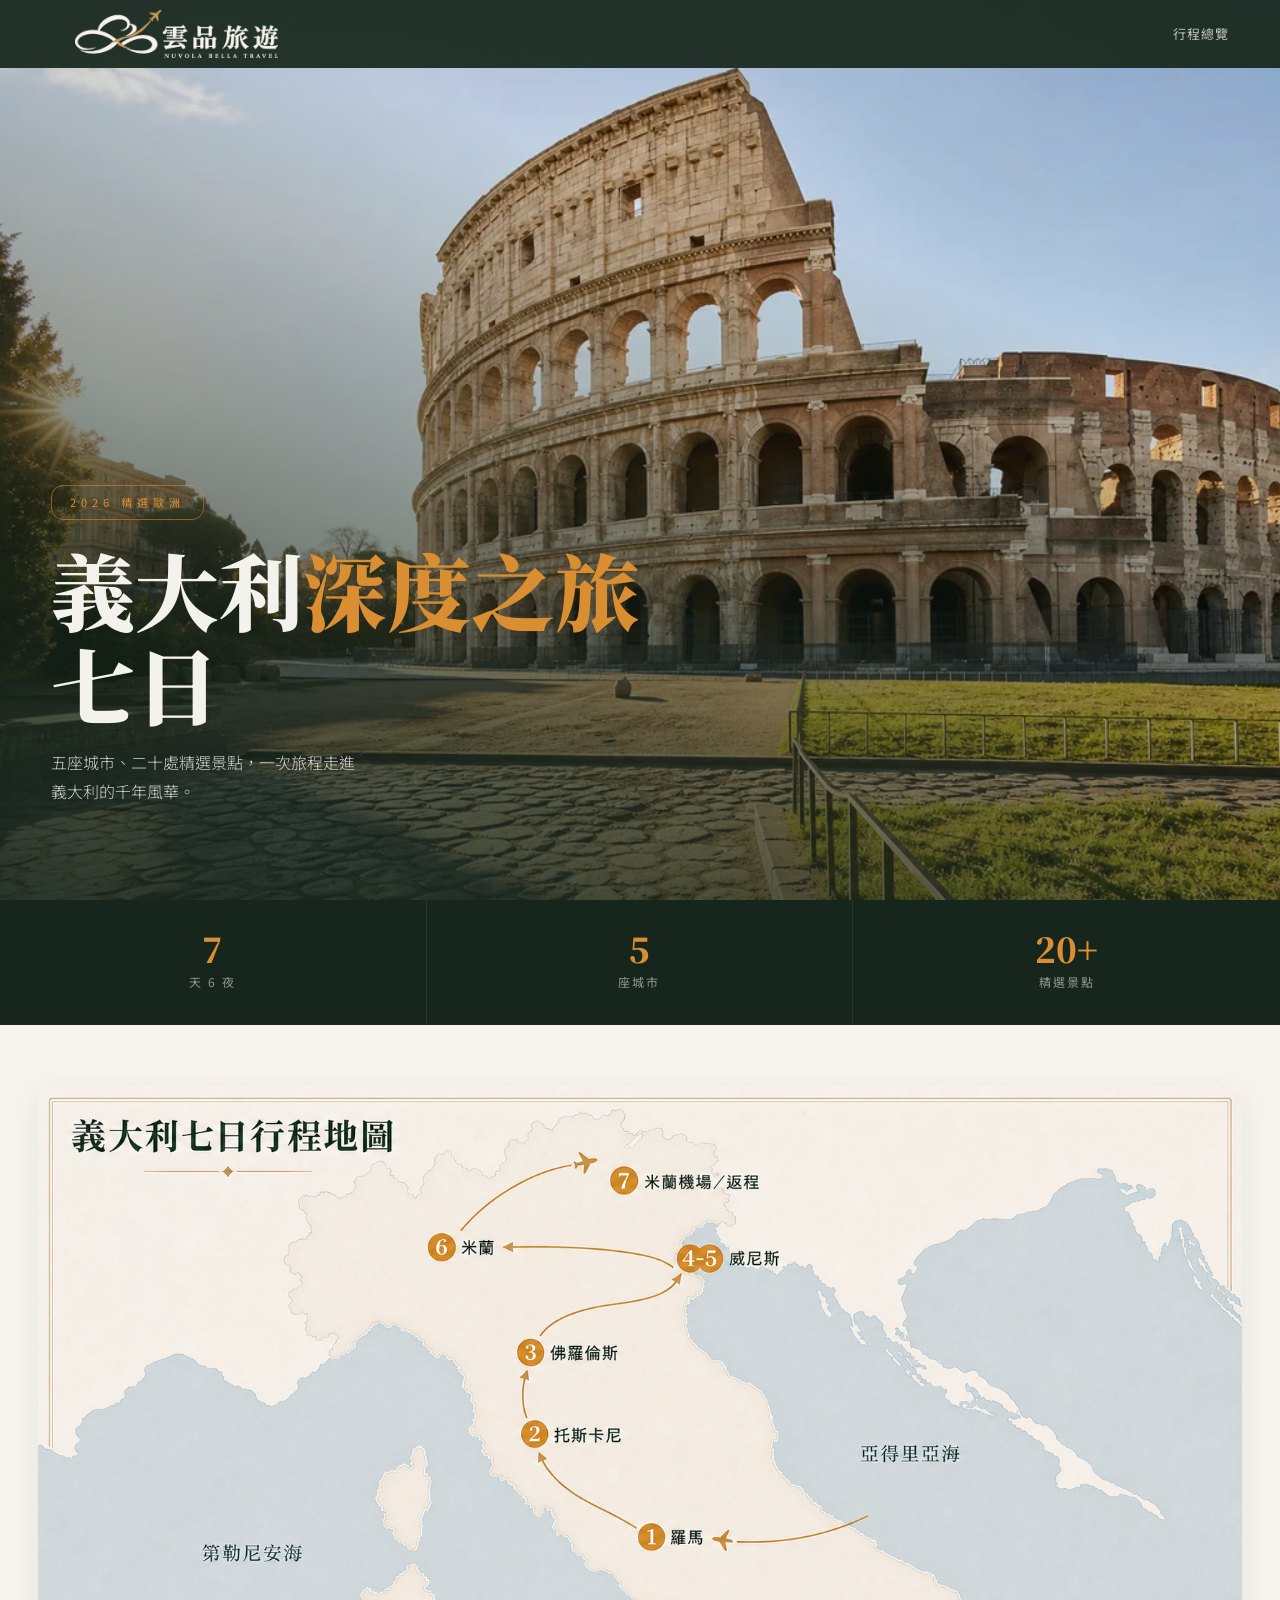
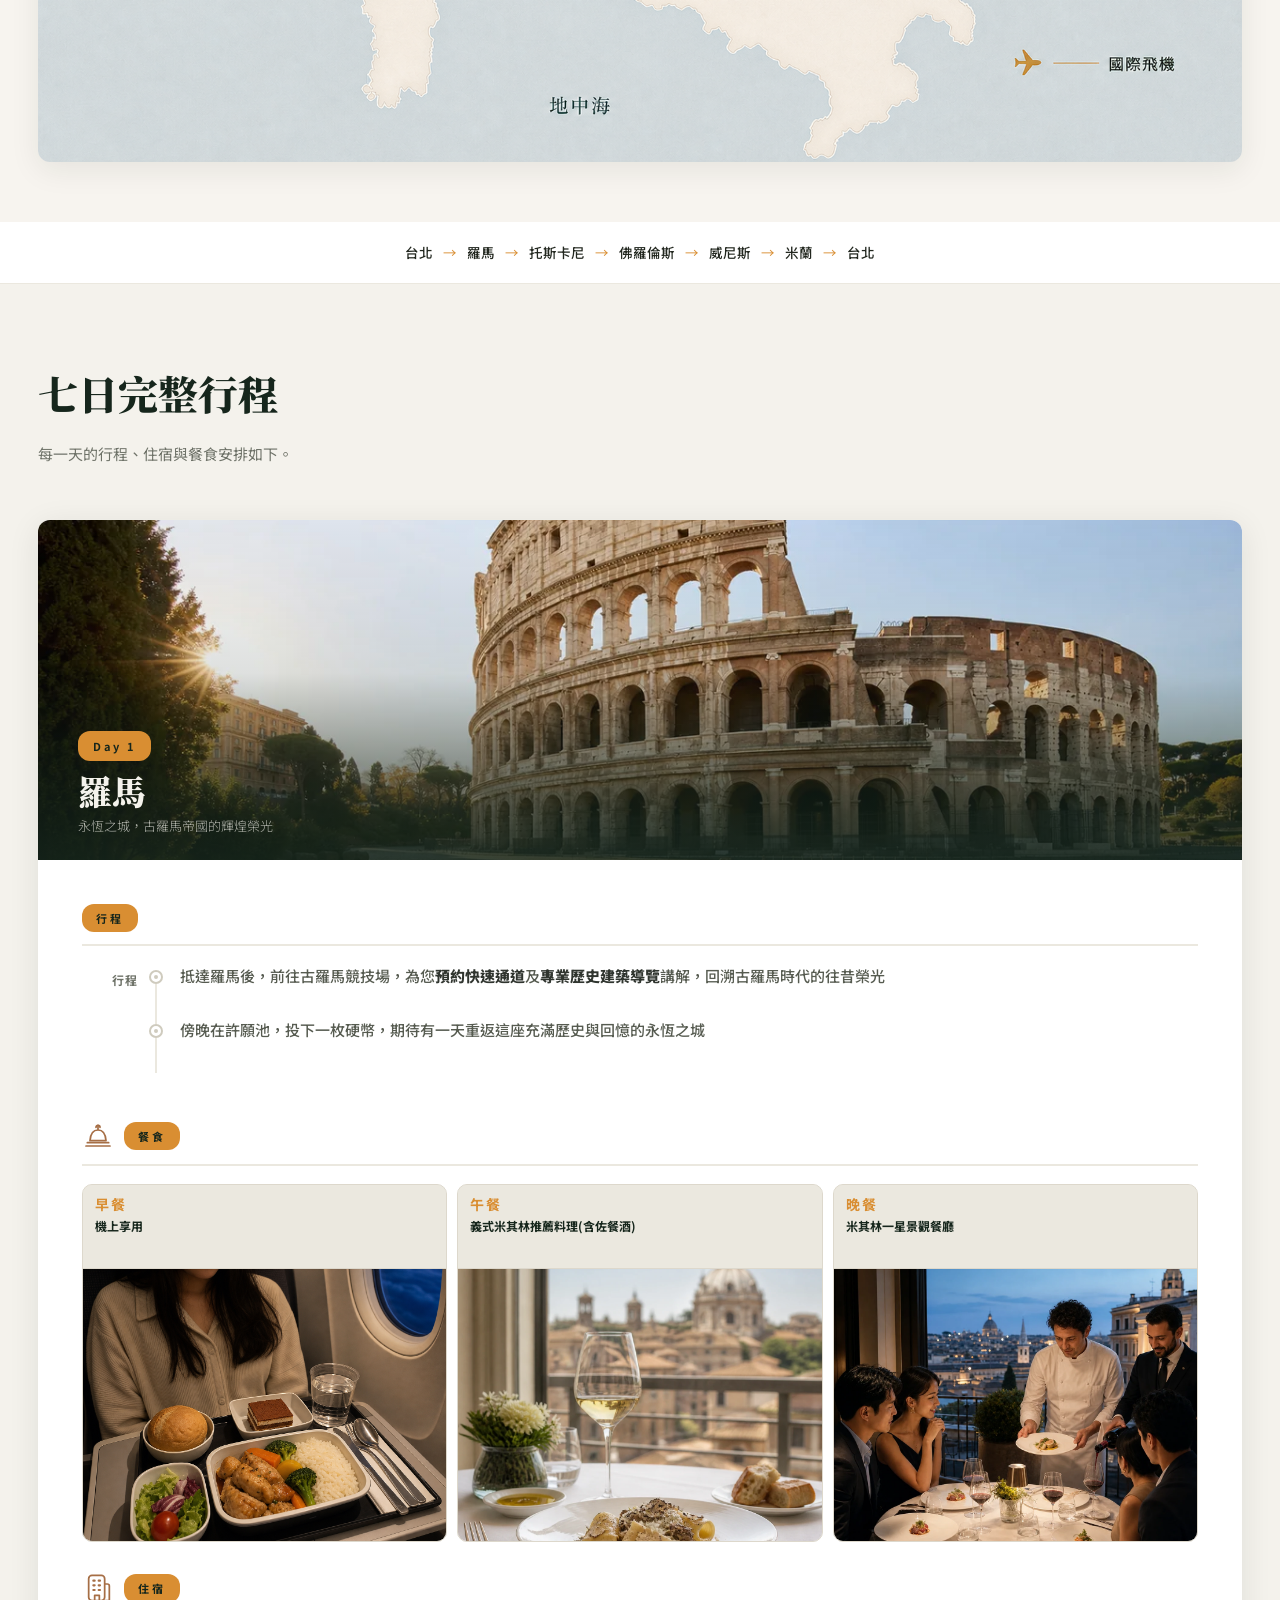
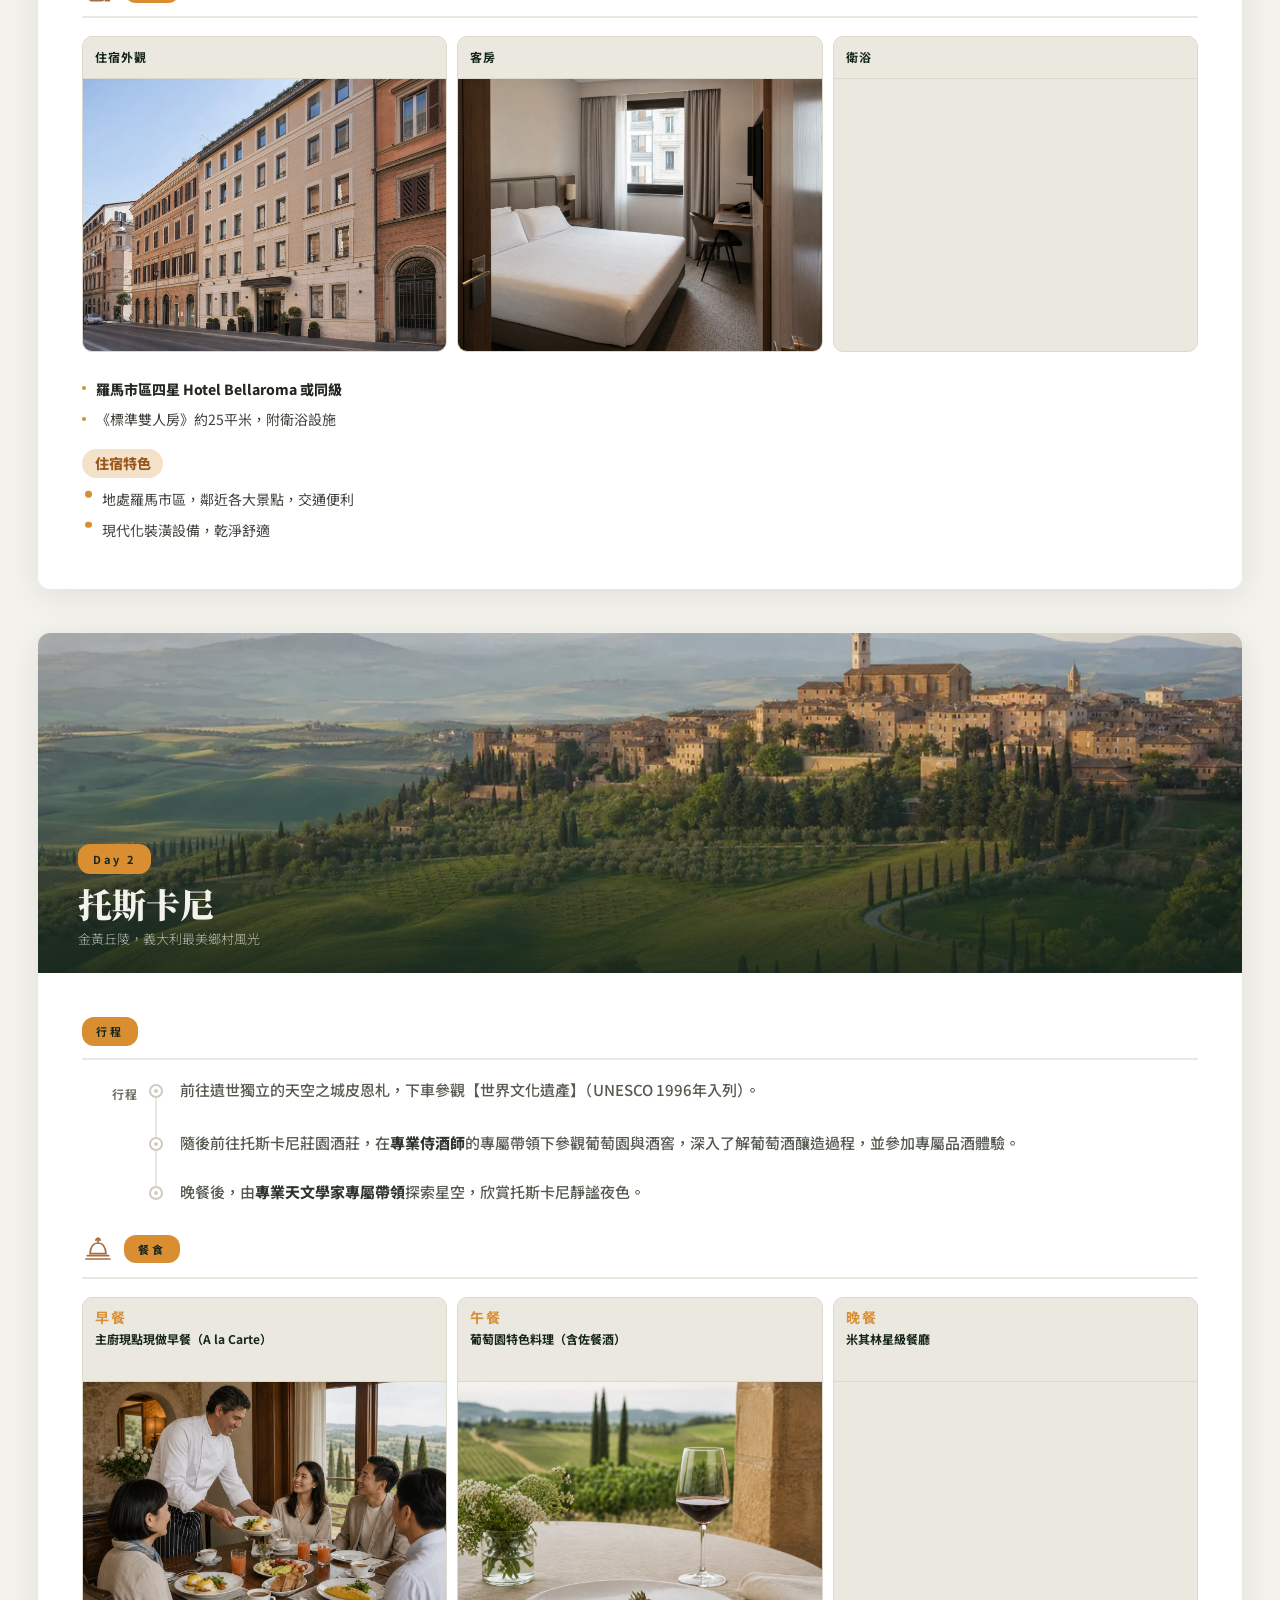
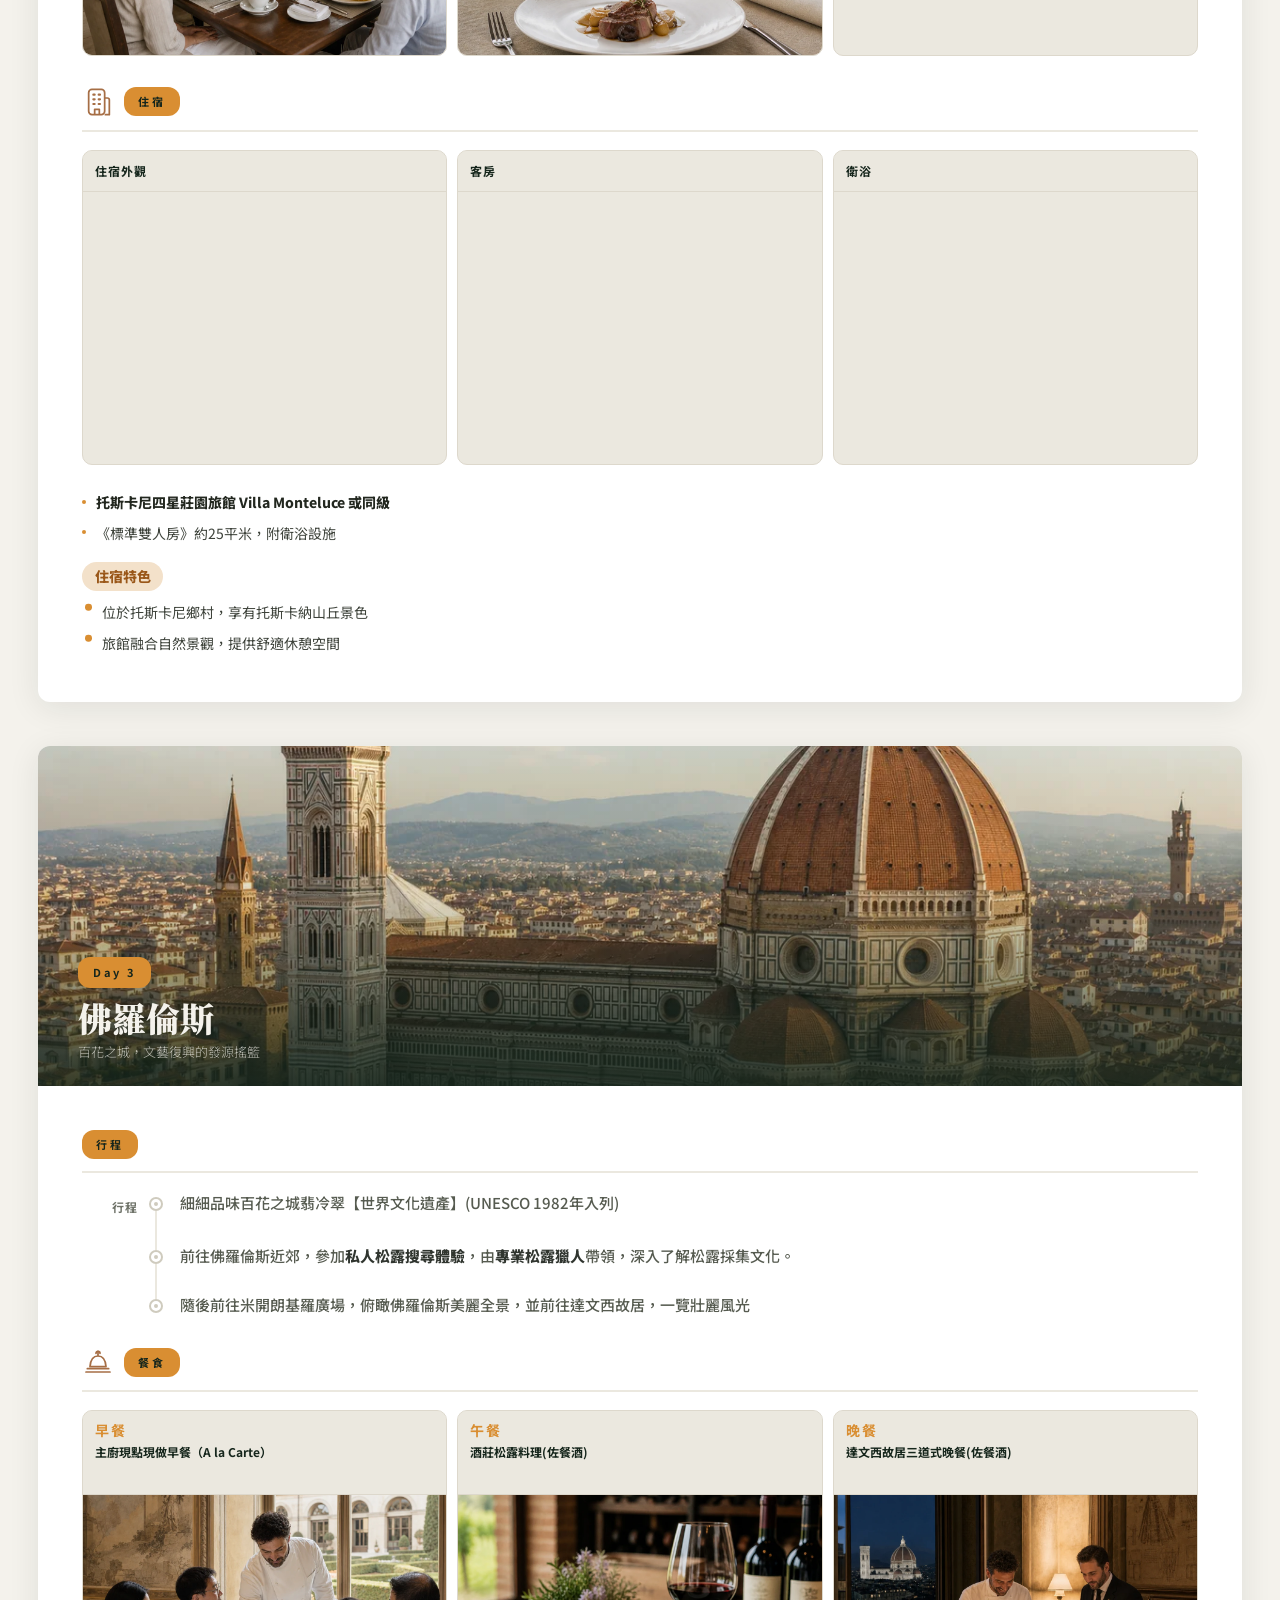
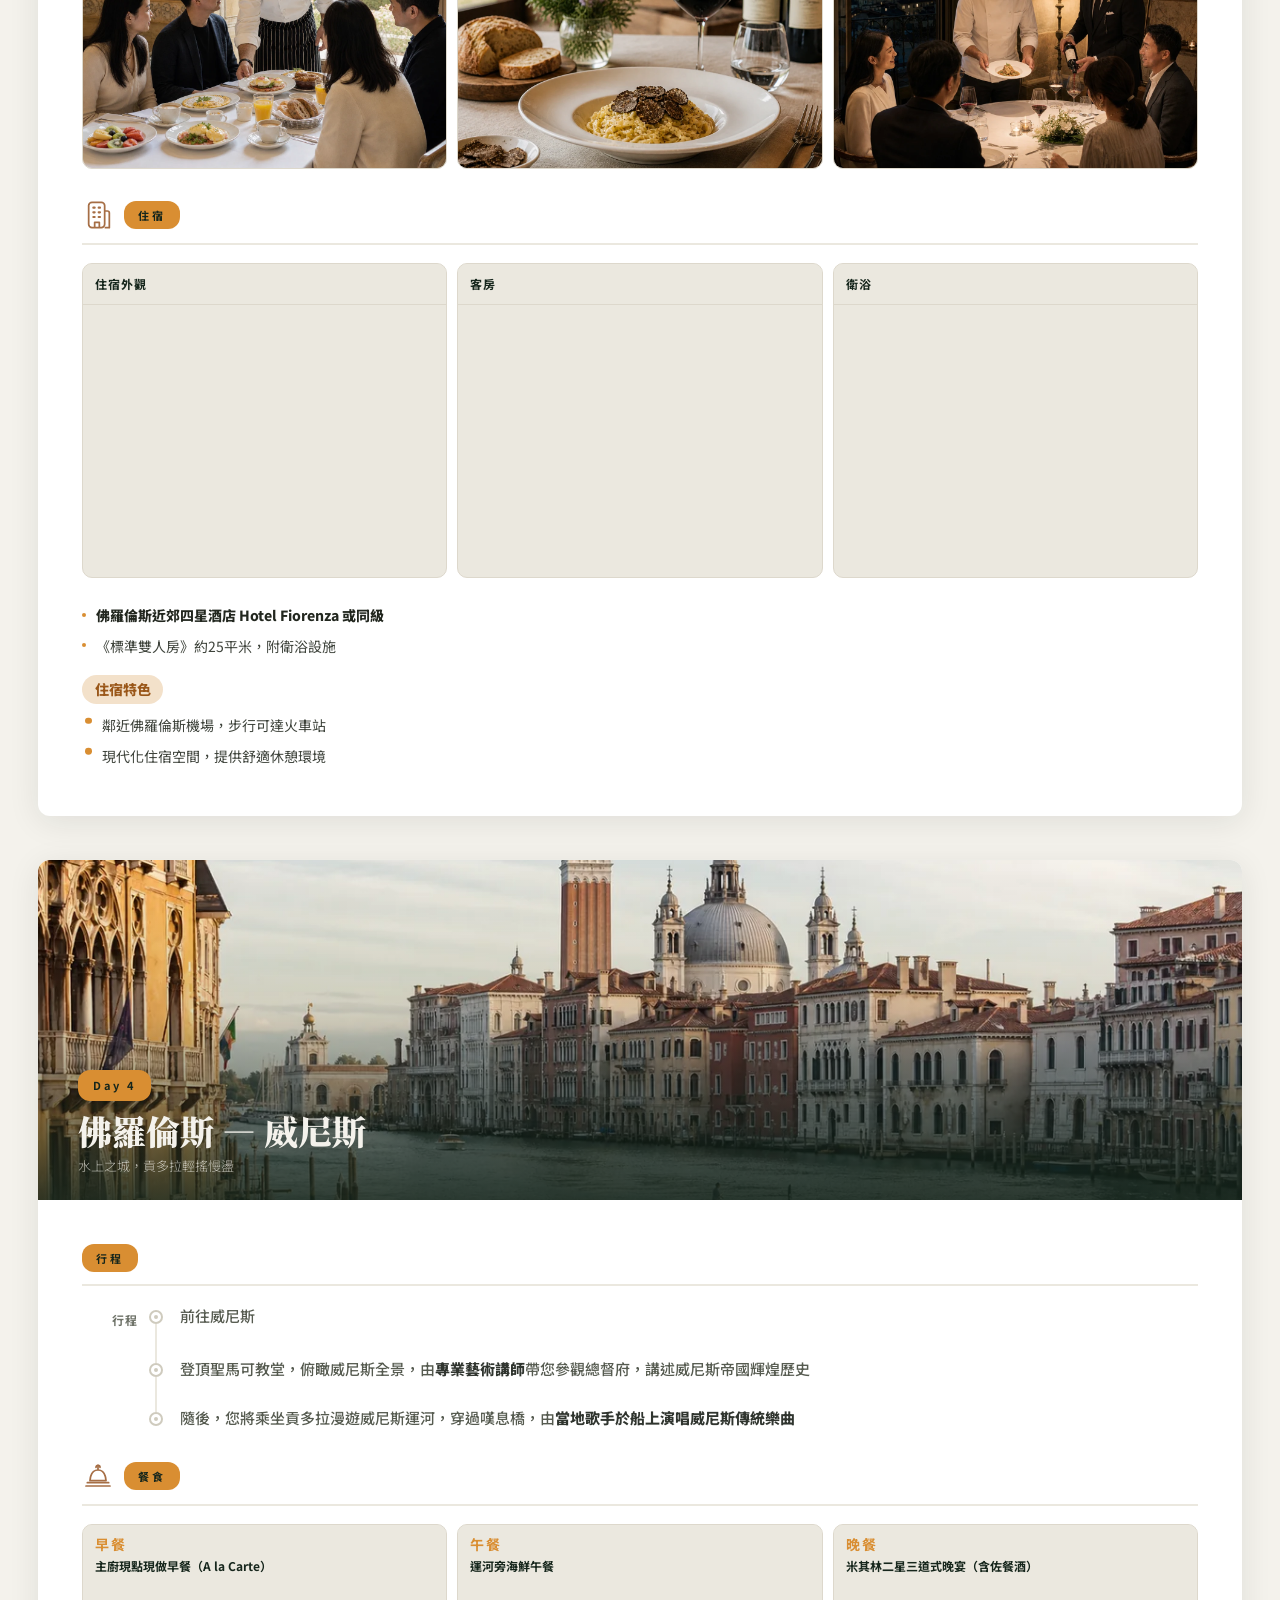
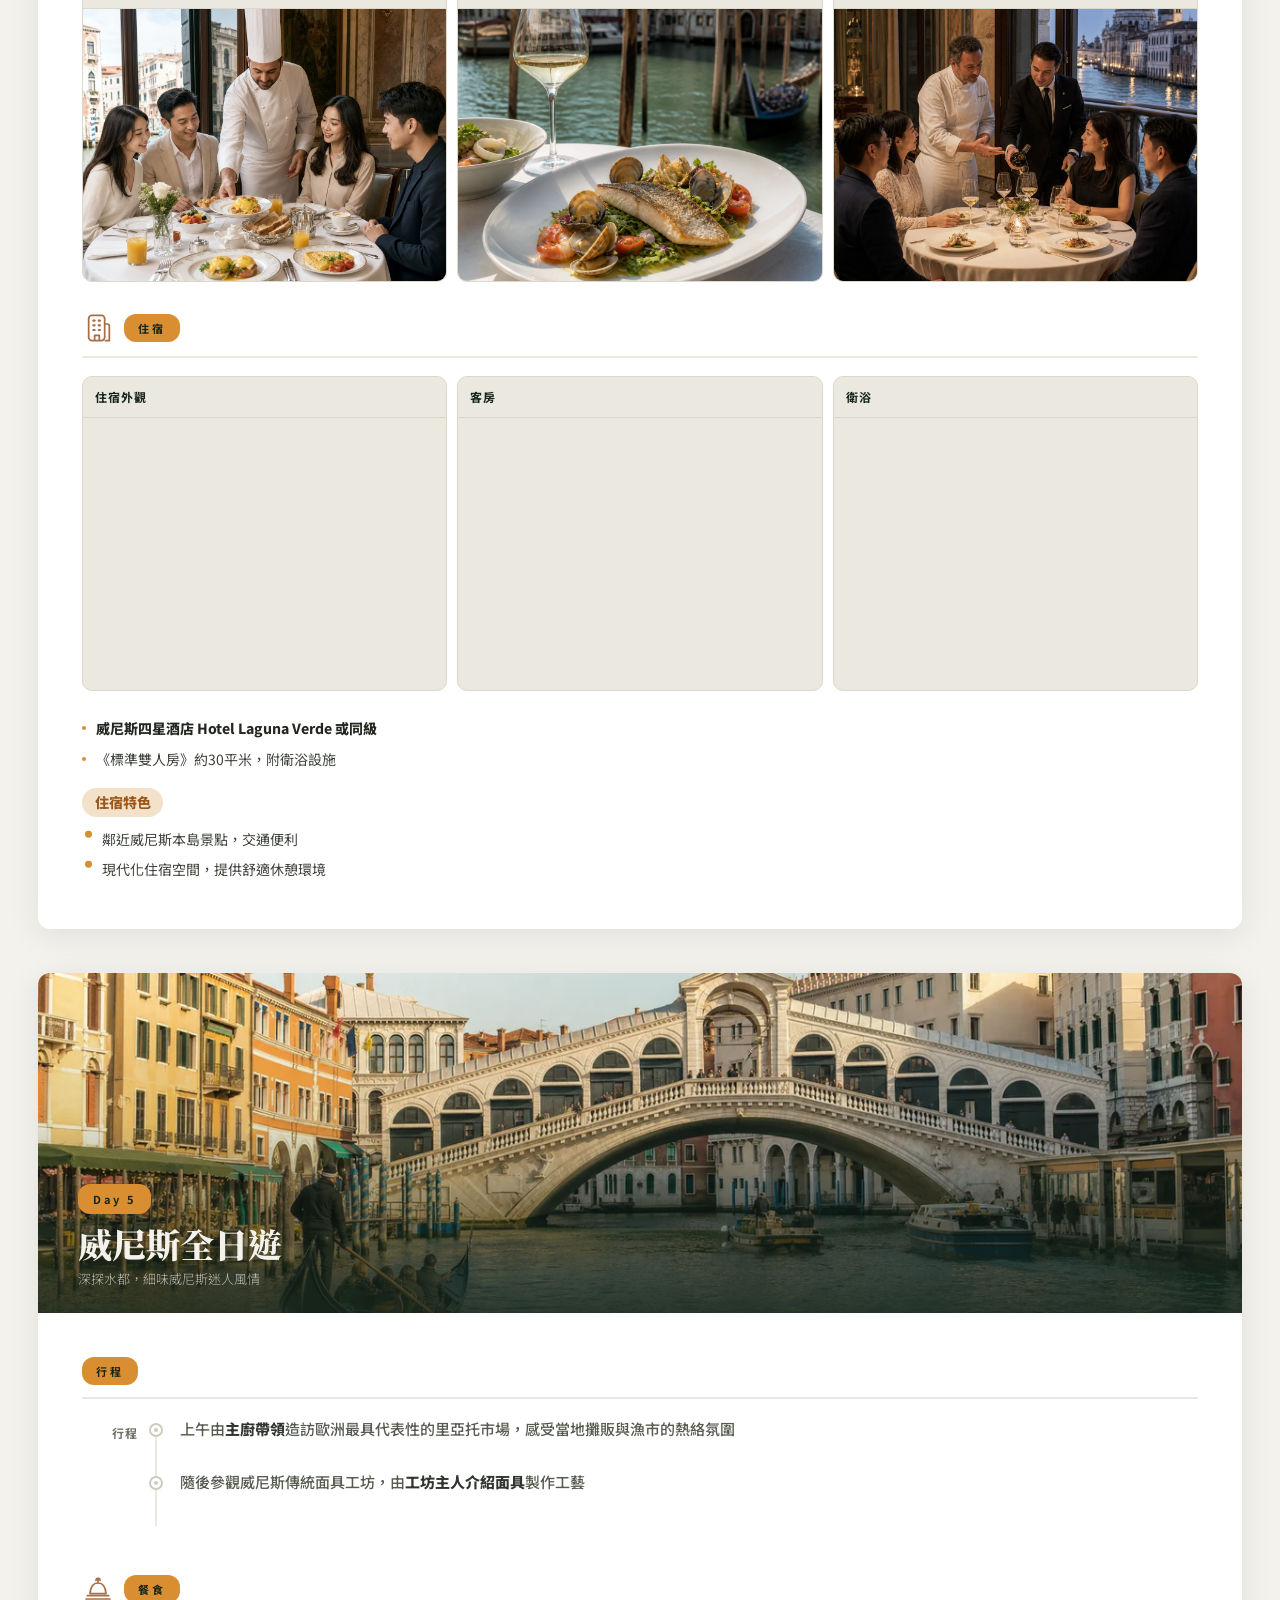
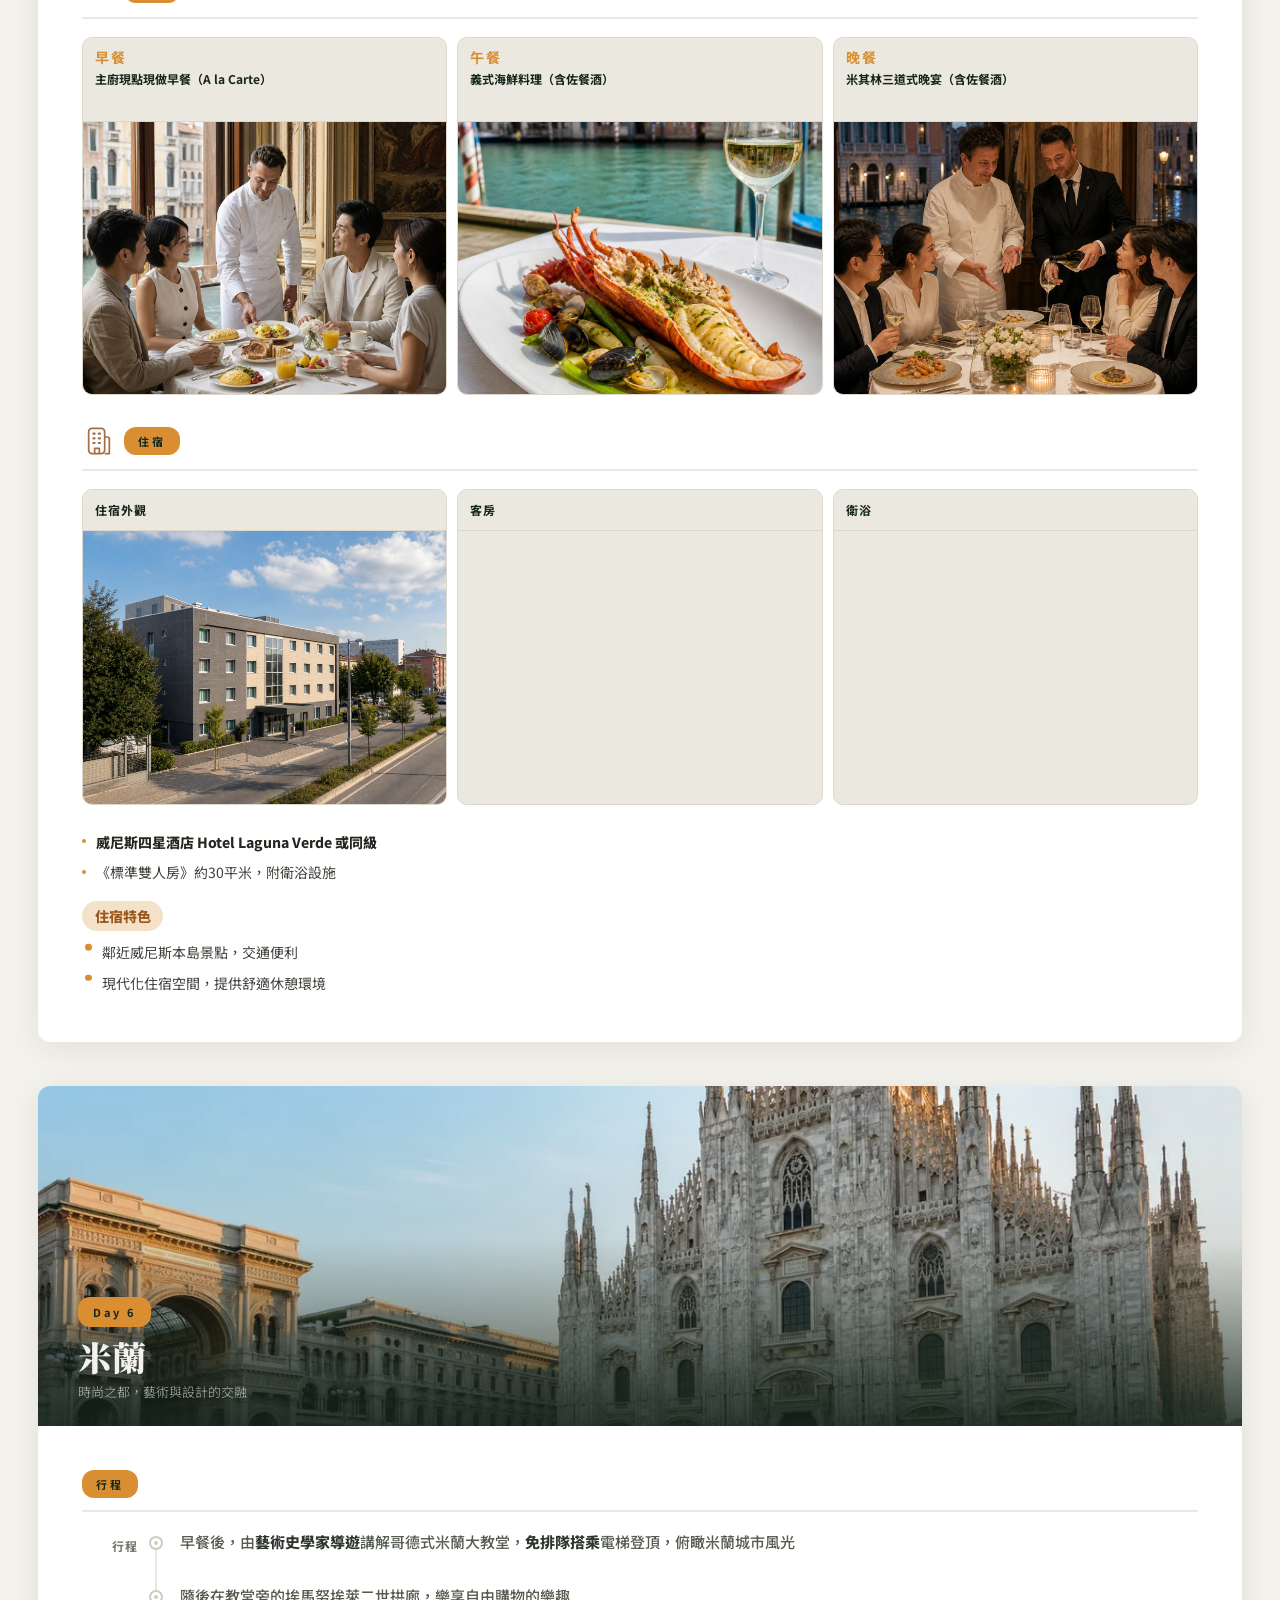
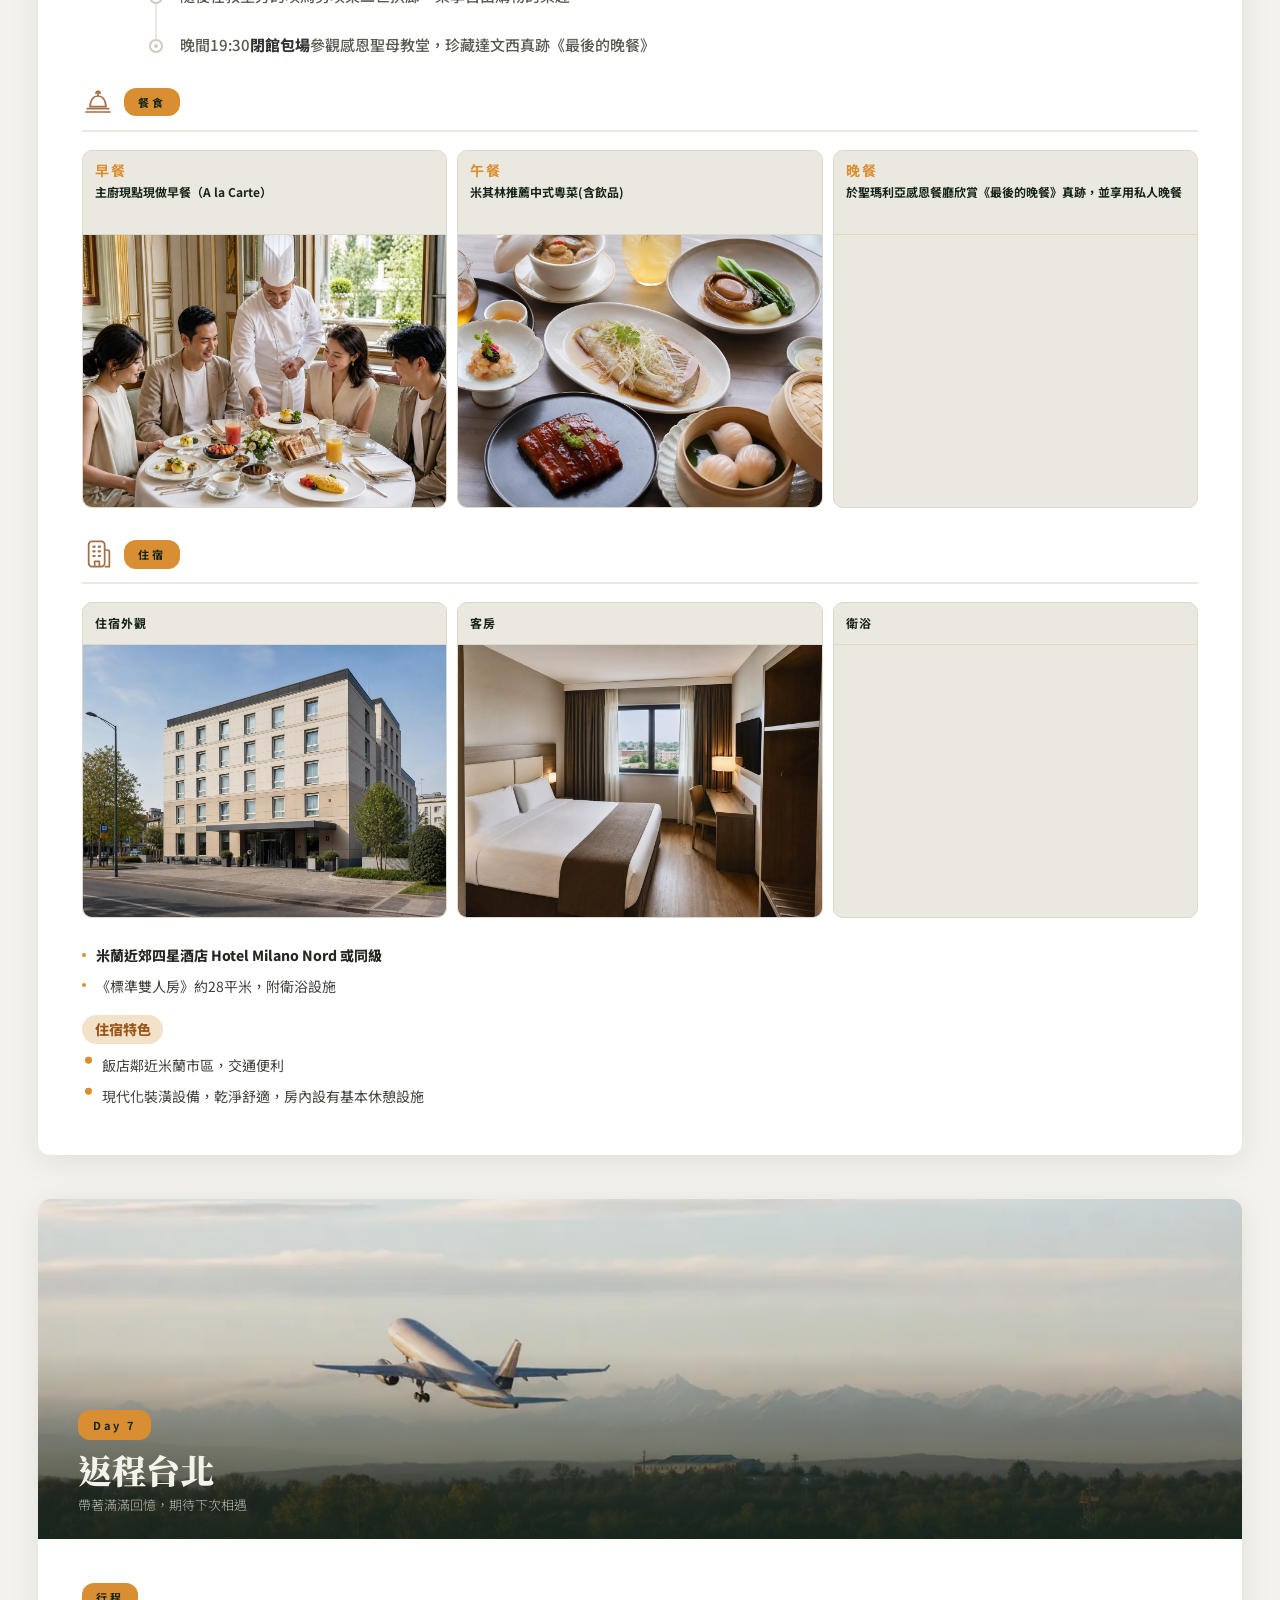
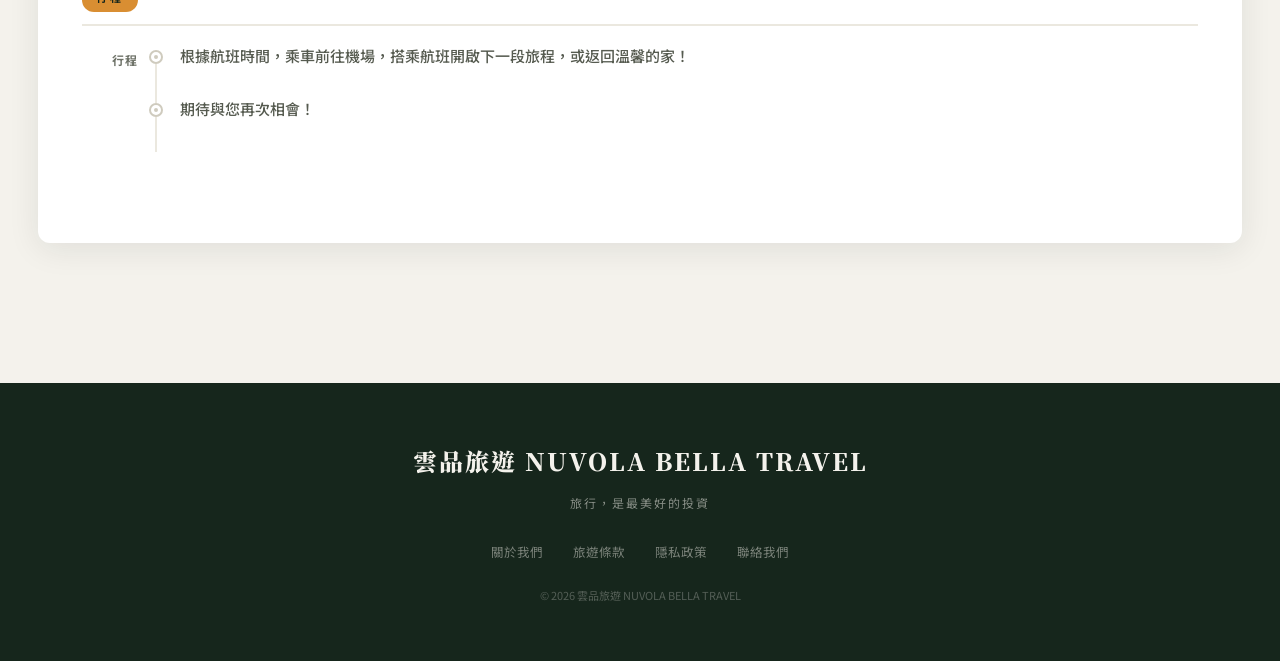
<file: C4.html>
<!DOCTYPE html>
<html lang="zh-TW">
<head>
<meta charset="UTF-8">
<meta name="viewport" content="width=device-width,initial-scale=1.0,viewport-fit=cover">
<title>C4 v41｜雲品旅遊 NUVOLA BELLA TRAVEL</title>
<link href="https://fonts.googleapis.com/css2?family=Noto+Serif+TC:wght@500;600;700;900&amp;family=Noto+Sans+TC:wght@300;400;500;700&amp;display=swap" rel="stylesheet">
<style>
*,*::before,*::after{box-sizing:border-box;margin:0;padding:0}
:root{--green:#16261C;--green2:#1E3326;--bone:#F4F2EC;--bone2:#EBE8DF;--amber:#D98E32;--ink:#22271F;--muted:#6E7268}
html{scroll-behavior:smooth}
body{font-family:'Noto Sans TC',sans-serif;background:var(--bone);color:var(--ink);font-size:15px;line-height:1.85}
nav{position:fixed;top:0;width:100%;z-index:100;height:68px;background:color-mix(in srgb,var(--green) 92%,transparent);backdrop-filter:blur(10px);display:flex;align-items:center;justify-content:space-between;padding:0 clamp(20px,4vw,56px)}
.logo{font-family:'Noto Serif TC',serif;font-weight:900;color:var(--bone);font-size:18px;letter-spacing:1.5px;white-space:nowrap}
.logo span{color:var(--amber)}
.nav-r{display:flex;align-items:center;gap:32px}
.nav-r a{color:rgba(244,242,236,0.75);text-decoration:none;font-size:13px;letter-spacing:1px}
.nav-cta{background:var(--amber);color:var(--green)!important;padding:9px 22px;border-radius:12px;font-weight:700!important}
.hero{min-height:100dvh;position:relative;overflow:hidden;display:flex;align-items:flex-end}
.hero img.bg{position:absolute;inset:0;width:100%;height:100%;object-fit:cover}
.hero-scrim{position:absolute;inset:0;background:linear-gradient(200deg,rgba(22,38,28,0.05) 30%,rgba(22,38,28,0.72) 78%,rgba(22,38,28,0.92) 100%)}
.hero-inner{position:relative;z-index:2;width:100%;max-width:1280px;margin:0 auto;padding:0 clamp(20px,4vw,56px) clamp(48px,7vh,84px)}
.hero-eyebrow{display:inline-block;font-size:11px;letter-spacing:5px;color:var(--amber);border:1px solid color-mix(in srgb,var(--amber) 55%,transparent);padding:6px 18px;border-radius:12px;margin-bottom:22px}
.hero h1{font-family:'Noto Serif TC',serif;font-weight:900;font-size:clamp(40px,7vw,84px);line-height:1.12;color:var(--bone);max-width:14ch}
.hero h1 em{font-style:normal;color:var(--amber)}
.hero p.sub{margin:18px 0 30px;font-size:16px;font-weight:300;color:rgba(244,242,236,0.85);max-width:34ch}
.hero-ctas{display:flex;gap:14px;flex-wrap:wrap}
.btn{font-size:14px;font-weight:700;letter-spacing:1px;padding:15px 38px;border-radius:12px;text-decoration:none;display:inline-block;transition:transform .15s ease}
.btn:active{transform:translateY(1px) scale(0.98)}
.btn-amber{background:var(--amber);color:var(--green)}
.btn-ghost{color:var(--bone);border:1px solid rgba(244,242,236,0.45)}
.facts{background:var(--green);color:var(--bone);display:grid;grid-template-columns:repeat(3,1fr)}
.fact{padding:30px 20px;text-align:center;border-right:1px solid rgba(244,242,236,0.08)}
.fact:last-child{border-right:none}
.fact b{font-family:'Noto Serif TC',serif;font-weight:900;font-size:34px;color:var(--amber);display:block;line-height:1.1}
.fact span{font-size:12px;letter-spacing:2px;color:rgba(244,242,236,0.55)}

/* ── 行程特色一覽（操弄變數等權呈現）── */
.overview{background:var(--bone2);padding:clamp(48px,7vh,72px) clamp(16px,3vw,32px)}
.ov-inner{max-width:1080px;margin:0 auto}
.ov-title{font-family:'Noto Serif TC',serif;font-weight:900;font-size:clamp(26px,3.6vw,36px);color:var(--green);margin-bottom:30px}
.ov-grid{display:grid;grid-template-columns:repeat(3,1fr);gap:18px}
.ov-card{background:#fff;border-radius:12px;padding:28px 26px;border-top:4px solid var(--amber)}
.ov-cat{font-size:12px;font-weight:700;letter-spacing:4px;color:var(--amber);margin-bottom:10px}
.ov-head{font-family:'Noto Serif TC',serif;font-weight:900;font-size:22px;color:var(--green);line-height:1.35;margin-bottom:10px}
.ov-body{font-size:13.5px;color:#565B50;line-height:1.8}

.route{background:#fff;border-bottom:1px solid var(--bone2);padding:18px clamp(20px,4vw,56px);display:flex;justify-content:center;align-items:center;gap:10px;flex-wrap:wrap;font-size:13.5px;color:var(--muted)}
.route b{color:var(--ink);font-weight:500}
.route i{font-style:normal;color:var(--amber)}
main{width:min(100%,1344px);max-width:none;margin:0 auto;padding:clamp(48px,8vh,84px) clamp(16px,3vw,32px) 96px}
.sec-title{font-family:'Noto Serif TC',serif;font-weight:900;font-size:clamp(28px,4vw,40px);color:var(--green);margin-bottom:10px}
.sec-lede{color:var(--muted);max-width:52ch;margin-bottom:52px}
.day{background:#fff;border-radius:12px;overflow:hidden;margin-bottom:44px;box-shadow:0 6px 32px rgba(22,38,28,0.09)}
.day-media{position:relative;height:clamp(220px,36vw,340px);overflow:hidden}
.day-media img{width:100%;height:100%;object-fit:cover;transition:transform .7s ease}
.day:hover .day-media img{transform:scale(1.035)}
.day-media-scrim{position:absolute;inset:0;background:linear-gradient(to top,rgba(22,38,28,0.86),rgba(22,38,28,0.12) 55%,transparent)}
.day-media-text{position:absolute;left:0;right:0;bottom:0;padding:22px clamp(20px,4vw,40px)}
.day-num{display:inline-block;background:var(--amber);color:var(--green);font-size:11px;font-weight:700;letter-spacing:2.5px;padding:5px 15px;border-radius:12px;margin-bottom:10px}
.day-city{font-family:'Noto Serif TC',serif;font-weight:900;font-size:clamp(24px,3.4vw,34px);color:var(--bone);line-height:1.2}
.day-tagline{font-size:13px;font-weight:300;color:rgba(244,242,236,0.72);margin-top:2px}
.day-content{padding:clamp(24px,4vw,44px)}

/* ── 三因子等權區塊 ── */
.fac-block{margin-bottom:30px}
.fac-block:last-child{margin-bottom:0}
.fac-head{display:flex;align-items:center;gap:12px;margin-bottom:18px;padding-bottom:12px;border-bottom:2px solid var(--bone2)}
.fac-tag{background:var(--amber);color:var(--green);font-size:11px;font-weight:700;letter-spacing:3px;padding:4px 14px;border-radius:12px}
.fac-name{font-family:'Noto Serif TC',serif;font-weight:900;font-size:19px;color:var(--green)}
.fac-list{list-style:none}
.fac-list li{font-size:14px;line-height:1.9;color:#3d423a;padding:2px 0 2px 14px;position:relative}
.fac-list li::before{content:'';position:absolute;left:0;top:0.9em;width:4px;height:4px;border-radius:50%;background:var(--amber)}
.fac-cols{display:grid;grid-template-columns:1fr 1fr;gap:32px}
.fac-cols .fac-block{margin-bottom:0}

.timeline{margin-bottom:4px}
.tl-item{display:grid;grid-template-columns:56px 36px 1fr;align-items:start;position:relative;padding-bottom:26px}
.tl-item:last-child{padding-bottom:0}
.tl-item::before{content:'';position:absolute;left:73px;top:20px;bottom:-6px;width:2px;background:var(--bone2)}
.tl-item:last-child::before{display:none}
.tl-time{font-size:12px;font-weight:700;color:var(--muted);letter-spacing:1px;text-align:right;padding-top:5px}
.tl-node{width:10px;height:10px;border-radius:50%;background:#CFCBBE;border:3px solid #fff;box-shadow:0 0 0 2px #CFCBBE;margin:8px auto 0;position:relative;z-index:1}
.tl-node-hl{width:15px;height:15px;background:var(--amber);box-shadow:0 0 0 3px color-mix(in srgb,var(--amber) 30%,transparent);margin-top:7px}
.tl-content{padding-left:6px}
.tl-title{font-size:15px;font-weight:500;color:#565B50;line-height:1.55}
.tl-title-hl{font-family:'Noto Serif TC',serif;font-size:22px;font-weight:900;color:var(--green);line-height:1.4;display:inline;background:linear-gradient(transparent 62%,color-mix(in srgb,var(--amber) 32%,transparent) 62%)}
.tl-desc{font-size:13px;color:var(--muted);line-height:1.75;margin-top:3px}
.tl-hl .tl-desc{color:#565B50;font-size:13.5px}

footer{background:var(--green);color:rgba(244,242,236,0.5);padding:56px clamp(20px,4vw,56px);text-align:center}
.f-logo{font-family:'Noto Serif TC',serif;font-weight:900;color:var(--bone);font-size:24px;letter-spacing:2px;margin-bottom:8px}
.f-logo span{color:var(--amber)}
.f-tag{font-size:12px;letter-spacing:2px;margin-bottom:26px}
.f-links{display:flex;justify-content:center;gap:30px;flex-wrap:wrap;margin-bottom:22px}
.f-links a{color:rgba(244,242,236,0.45);text-decoration:none;font-size:12.5px}
.f-copy{font-size:11px;color:rgba(244,242,236,0.28)}
.reveal{opacity:0;transform:translateY(22px);transition:opacity .7s ease,transform .7s ease}
.reveal.in{opacity:1;transform:none}
.hero-inner>*{opacity:0;transform:translateY(16px);animation:rise .8s ease forwards}
.hero-inner>*:nth-child(2){animation-delay:.12s}
.hero-inner>*:nth-child(3){animation-delay:.24s}
.hero-inner>*:nth-child(4){animation-delay:.36s}
@keyframes rise{to{opacity:1;transform:none}}
@media (prefers-reduced-motion:reduce){
  .reveal{opacity:1;transform:none;transition:none}
  .hero-inner>*{opacity:1;transform:none;animation:none}
  .day-media img,.btn{transition:none}
}
@media(max-width:820px){
  .nav-r a:not(.nav-cta){display:none}
  .facts{grid-template-columns:repeat(2,1fr)}
  .fact:nth-child(2){border-right:none}
  .fact{border-bottom:1px solid rgba(244,242,236,0.08)}
  .fact:nth-child(3),.fact:nth-child(4){border-bottom:none}
  .ov-grid{grid-template-columns:1fr}
  .tl-item{grid-template-columns:44px 30px 1fr}
  .tl-item::before{left:58px}
  .tl-title-hl{font-size:18px}
  .fac-cols{grid-template-columns:1fr;gap:26px}
}
@media(max-width:520px){
  nav{height:58px;padding-left:16px;padding-right:16px}
  .logo{font-size:15px;letter-spacing:1px}
  .nav-cta{padding:8px 14px}
  .hero{min-height:88svh}
  .hero-inner{padding-left:18px;padding-right:18px;padding-bottom:40px}
  .hero h1{font-size:clamp(38px,12vw,54px)}
  .hero p.sub{font-size:15px;line-height:1.7}
  .hero-ctas{display:grid;grid-template-columns:1fr 1fr}
  .btn{padding:13px 12px;text-align:center}
  .fact{padding:22px 10px}
  .fact b{font-size:28px}
  .overview{padding-left:14px;padding-right:14px}
  .ov-card{padding:22px 20px}
  .route{justify-content:flex-start;overflow-x:auto;flex-wrap:nowrap;white-space:nowrap}
  main{padding-left:12px;padding-right:12px;padding-bottom:64px}
  .sec-lede{margin-bottom:32px}
  .day{margin-bottom:28px;border-radius:10px}
  .day-media{height:230px}
  .day-content{padding:22px 18px}
  .tl-item{grid-template-columns:42px 26px 1fr}
  .tl-item::before{left:54px}
  .tl-title{font-size:14px}
  .tl-title-hl{font-size:17px}
  .fac-list li{font-size:13.5px}
  footer{padding-top:44px;padding-bottom:calc(44px + env(safe-area-inset-bottom))}
}


/* Daily image set — shared structure for all 2×2×2 conditions */
.daily-gallery{margin:0 0 34px}
.daily-gallery-title{font-family:'Noto Serif TC',serif;font-size:18px;font-weight:900;color:var(--green);margin-bottom:14px}
.daily-gallery-grid{display:grid;grid-template-columns:repeat(12,1fr);gap:10px}
.daily-shot{position:relative;overflow:hidden;border-radius:10px;background:var(--bone2);min-height:170px}
.daily-shot img{display:block;width:100%;height:100%;object-fit:cover;transition:transform .45s ease}
.daily-shot:hover img{transform:scale(1.025)}
.daily-shot figcaption{position:absolute;left:9px;bottom:9px;padding:5px 10px;border-radius:999px;background:rgba(22,38,28,.82);color:#fff;font-size:11px;letter-spacing:1px;backdrop-filter:blur(6px)}
.daily-shot--wide{grid-column:span 7;min-height:260px}
.daily-shot--side{grid-column:span 5;min-height:260px}
.daily-shot--meal{grid-column:span 4}
.daily-shot--half{grid-column:span 6}
@media(max-width:820px){
  .daily-shot--wide,.daily-shot--side{grid-column:span 6;min-height:210px}
  .daily-shot--meal{grid-column:span 4;min-height:150px}
}
@media(max-width:520px){
  .daily-gallery{margin-bottom:28px}
  .daily-gallery-grid{grid-template-columns:1fr 1fr;gap:8px}
  .daily-shot,.daily-shot--wide,.daily-shot--side,.daily-shot--meal,.daily-shot--half{grid-column:auto;min-height:132px}
  .daily-shot--wide{grid-column:1/-1;min-height:205px}
  .daily-shot figcaption{left:7px;bottom:7px;font-size:10px;padding:4px 8px}
}



/* Images sit inside their corresponding experimental factor blocks. */
.factor-images{display:grid;gap:10px;margin:18px 0 22px}
.factor-images--itinerary{grid-template-columns:1fr;width:min(76%,720px);margin-left:auto;margin-right:auto}
.factor-images--stay,.factor-images--dining{grid-template-columns:repeat(3,1fr)}
.factor-image{position:relative;overflow:hidden;border-radius:10px;background:var(--bone2);height:180px}
.factor-images--itinerary .factor-image{height:auto;aspect-ratio:4/3}
.factor-images--itinerary .factor-image img{object-fit:contain}
.factor-image img{display:block;width:100%;height:100%;object-fit:cover;transition:transform .45s ease}
.factor-image:hover img{transform:scale(1.025)}
.factor-image figcaption{position:absolute;left:9px;bottom:9px;padding:5px 10px;border-radius:999px;background:rgba(22,38,28,.82);color:#fff;font-size:11px;letter-spacing:1px;backdrop-filter:blur(6px)}
@media(max-width:820px){
  .facts{grid-template-columns:repeat(3,1fr)}
  .fact,.fact:nth-child(2),.fact:nth-child(3){border-right:1px solid rgba(244,242,236,0.08);border-bottom:none}
  .fact:last-child{border-right:none}
  .factor-images--itinerary .factor-image{height:auto;aspect-ratio:4/3}
  .factor-images--itinerary{width:min(88%,620px)}
  .factor-image{height:150px}
}
@media(max-width:520px){
  .factor-images{gap:8px;margin:14px 0 18px}
  .factor-images--itinerary .factor-image{height:auto;aspect-ratio:4/3}
  .factor-images--itinerary{width:100%}
  .factor-images--stay,.factor-images--dining{grid-template-columns:1fr 1fr}
  .factor-images--stay .factor-image:first-child,
  .factor-images--dining .factor-image:first-child{grid-column:1/-1;height:190px}
  .factor-image{height:132px}
  .factor-image figcaption{left:7px;bottom:7px;font-size:10px;padding:4px 8px}
}



.fac-icon{width:32px;height:32px;flex:0 0 32px;object-fit:contain}
.fac-head--with-icon{gap:10px}
@media(max-width:520px){
  .fac-icon{width:28px;height:28px;flex-basis:28px}
}


.route-map{background:#f7f4ef;padding:clamp(26px,5vw,60px) clamp(12px,3vw,32px)}
.route-map-inner{max-width:1280px;margin:0 auto}
.route-map img{display:block;width:100%;height:auto;object-fit:contain;border-radius:12px;box-shadow:0 8px 30px rgba(22,38,28,.08)}
/* v03 確認版：移除行程景點圖片；住宿與餐食圖片統一 4:3 */
.factor-images--itinerary{display:none}
.factor-images--stay .factor-image,.factor-images--dining .factor-image{height:auto!important;aspect-ratio:4/3}
.factor-images--stay .factor-image img,.factor-images--dining .factor-image img{object-fit:cover}
@media(max-width:520px){
  .route-map{padding:18px 10px}
  .route-map img{border-radius:8px}
}
/* v04B：文字置於圖片上方的暖灰標題列 */
.factor-image{height:auto!important;aspect-ratio:auto!important;display:flex;flex-direction:column;background:var(--bone2);border:1px solid #ddd8cc}
.factor-image img{width:100%;aspect-ratio:4/3;height:auto;object-fit:cover;order:2}
.factor-image figcaption{position:static;order:1;padding:9px 12px;border-radius:0;background:var(--bone2);color:var(--green);font-size:12px;font-weight:700;letter-spacing:1px;backdrop-filter:none;border-bottom:1px solid #ddd8cc}
main .day:last-of-type .day-content > .fac-block:last-child{display:none}
/* v05：第 3 天餐食以「餐別＋內容」顯示於圖上標題列 */
.factor-images[aria-label="第 3 天dining圖片"] figcaption{min-height:70px;display:flex;flex-direction:column;justify-content:center;gap:2px;line-height:1.45;letter-spacing:0}
.factor-images[aria-label="第 3 天dining圖片"] figcaption strong{color:var(--amber);font-size:11px;letter-spacing:2px}
.factor-images[aria-label="第 3 天dining圖片"] figcaption span{color:var(--green);font-size:12px}

/* v06：全日餐食標題與區塊順序 */
.factor-images--dining figcaption{min-height:70px;display:flex;flex-direction:column;justify-content:center;gap:2px;line-height:1.45;letter-spacing:0}
.factor-images--dining figcaption strong{color:var(--amber);font-size:11px;letter-spacing:2px}
.factor-images--dining figcaption span{color:var(--green);font-size:12px}
.day-content > .fac-block{margin-bottom:30px}
.day-content > .fac-block:last-child{margin-bottom:0}

/* v17: confirmed v16 presentation applied to all 2x2x2 conditions */
.logo{display:flex;align-items:center;height:56px;padding:0;background:transparent;overflow:hidden;font-size:0;letter-spacing:0}
.logo img{display:block;width:clamp(180px,22vw,250px);height:48px;object-fit:contain}
.factor-images--dining + .fac-list{display:none}
.factor-images--stay .factor-image img,.factor-images--dining .factor-image img{object-fit:cover!important;object-position:center;background:transparent}
.factor-images--stay + .fac-list > li:first-child{font-weight:800;color:var(--ink)}
.factor-images--stay + .fac-list li.stay-feature-title{display:inline-flex;align-items:center;width:auto;margin:.85rem 0 .4rem;padding:.38rem .78rem;border-radius:999px;background:#f3e1ca;color:#9a5719;font-size:.88rem;font-weight:800;line-height:1.2}
.factor-images--stay + .fac-list li.stay-feature-title::before{content:none;display:none}
.factor-images--stay + .fac-list li.stay-feature{position:relative;padding-left:1.25rem}
.factor-images--stay + .fac-list li.stay-feature::before{content:"";display:block;position:absolute;left:.18rem;top:.72em;width:.42rem;height:.42rem;border-radius:50%;background:var(--amber);transform:translateY(-50%)}
@media(max-width:520px){
  .logo{height:50px;padding:0;background:transparent}
  .logo img{width:165px;height:42px}
}


/* v26: attached-PDF blue itinerary phrases rendered in confirmed style */
.timeline .itinerary-emphasis{font-weight:800;color:#30352F}


/* v40: compact aligned meal labels and description rows */
.factor-images.factor-images--dining figcaption{height:84px;min-height:84px;display:grid;grid-template-rows:22px 1fr;align-content:start;justify-content:stretch;gap:2px;padding:8px 12px}
.factor-images.factor-images--dining figcaption strong{align-self:start;font-size:14px;line-height:22px;letter-spacing:2px}
.factor-images.factor-images--dining figcaption span{align-self:start;font-size:12px;line-height:1.45}
@media(max-width:520px){
  .factor-images--dining .factor-image:first-child figcaption{height:82px;min-height:82px}
  .factor-images--dining .factor-image:nth-child(n+2) figcaption{height:108px;min-height:108px}
}
/* v31: make the regular Day 5 guide label visibly heavier */
.timeline .itinerary-emphasis--guide{font-weight:800}

</style>
<link rel="stylesheet" href="responsive.css">
</head>
<body data-condition="C4" data-accommodation="low" data-itinerary="high" data-dining="high" data-version="v41-day3-meal-caption-specificity-fix">
<nav>
<div class="logo"><img src="assets/brand/YunPin_NuvolaBella_DarkBackground_Transparent_V5.png" alt="雲品旅遊 NUVOLA BELLA TRAVEL"></div>
  <div class="nav-r">
    <a href="#itinerary">行程總覽</a>
    </div>
</nav>
<header class="hero">
  <img class="bg" src="assets/day01/D1_Hero.webp" alt="羅馬競技場">
  <div class="hero-scrim"></div>
  <div class="hero-inner">
    <span class="hero-eyebrow">2026 精選歐洲</span>
    <h1>義大利<em>深度之旅</em><br>七日</h1>
    <p class="sub">五座城市、二十處精選景點，一次旅程走進義大利的千年風華。</p>
  </div>
</header>
<section class="facts">
  <div class="fact"><b>7</b><span>天 6 夜</span></div>
  <div class="fact"><b>5</b><span>座城市</span></div>
  <div class="fact"><b>20+</b><span>精選景點</span></div>
</section>
<section class="route-map" aria-label="義大利七日行程地圖"><div class="route-map-inner"><img src="assets/map/italy-7day-map_website-style_v29.png" alt="網站風格義大利七日行程地圖：羅馬、托斯卡尼、佛羅倫斯、威尼斯、米蘭及返程路線" loading="eager" decoding="async"></div></section><div id="overview"></div>

    <div class="route">
  <b>台北</b><i>→</i><b>羅馬</b><i>→</i><b>托斯卡尼</b><i>→</i><b>佛羅倫斯</b><i>→</i><b>威尼斯</b><i>→</i><b>米蘭</b><i>→</i><b>台北</b>
</div>
<main id="itinerary">
  <h2 class="sec-title">七日完整行程</h2>
  <p class="sec-lede">每一天的行程、住宿與餐食安排如下。</p>
  
        <article class="day reveal">
          <div class="day-media">
            <img src="assets/day01/D1_Hero.webp" alt="羅馬" loading="lazy">
            <div class="day-media-scrim"></div>
            <div class="day-media-text">
              <span class="day-num">Day 1</span>
              <h3 class="day-city">羅馬</h3>
              <p class="day-tagline">永恆之城，古羅馬帝國的輝煌榮光</p>
            </div>
          </div>
          <div class="day-content">
            
            <div class="fac-block">
              <div class="fac-head"><span class="fac-tag">行程</span></div><div class="factor-images factor-images--itinerary" aria-label="第 1 天itinerary圖片"><figure class="factor-image"><img src="assets/day01/D1_Itinerary_Luxury.webp" alt="第 1 天今日行程" loading="lazy" decoding="async"><figcaption>今日行程</figcaption></figure></div>
              <div class="timeline"><div class="tl-item"><div class="tl-time">行程</div><div class="tl-node"></div><div class="tl-content"><div class="tl-title">抵達羅馬後，前往古羅馬競技場，為您<strong class="itinerary-emphasis">預約快速通道</strong>及<strong class="itinerary-emphasis">專業歷史建築導覽</strong>講解，回溯古羅馬時代的往昔榮光</div></div></div><div class="tl-item"><div class="tl-time"></div><div class="tl-node"></div><div class="tl-content"><div class="tl-title">傍晚在許願池，投下一枚硬幣，期待有一天重返這座充滿歷史與回憶的永恆之城</div></div></div><div class="tl-item" aria-hidden="true" style="visibility:hidden"><div class="tl-time"></div><div class="tl-node"></div><div class="tl-content"><div class="tl-title"> </div></div></div></div></div>
            <div class="fac-block">
                <div class="fac-head fac-head--with-icon"><img class="fac-icon" src="assets/icons/dining.svg" alt="" aria-hidden="true"><span class="fac-tag">餐食</span></div><div class="factor-images factor-images--dining" aria-label="第 1 天dining圖片"><figure class="factor-image"><img src="assets/day01/D1_Breakfast_Universal_v09.png" alt="第 1 天早餐：機上享用" loading="lazy" decoding="async"><figcaption><strong>早餐</strong><span>機上享用</span></figcaption></figure><figure class="factor-image"><img src="assets/day01/D1_Lunch_Luxury.webp" alt="第 1 天午餐：義式米其林推薦料理(含佐餐酒)" loading="lazy" decoding="async"><figcaption><strong>午餐</strong><span>義式米其林推薦料理(含佐餐酒)</span></figcaption></figure><figure class="factor-image"><img src="assets/day01/D1_Dinner_Luxury.webp" alt="第 1 天晚餐：米其林一星景觀餐廳" loading="lazy" decoding="async"><figcaption><strong>晚餐</strong><span>米其林一星景觀餐廳</span></figcaption></figure></div>
                <ul class="fac-list"><li>餐廳鄰近西班牙階梯，提供精緻義式料理，搭配主廚特色介紹，氣氛優雅迷人</li></ul></div>
            <div class="fac-block">
                <div class="fac-head fac-head--with-icon"><img class="fac-icon" src="assets/icons/hotel.svg" alt="" aria-hidden="true"><span class="fac-tag">住宿</span></div><div class="factor-images factor-images--stay" aria-label="第 1 天stay圖片"><figure class="factor-image"><img src="assets/day01/D1_Hotel_Exterior_Regular_v19.png" alt="第 1 天住宿外觀" loading="lazy" decoding="async"><figcaption>住宿外觀</figcaption></figure><figure class="factor-image"><img src="assets/day01/D1_Room_Regular.webp" alt="第 1 天客房" loading="lazy" decoding="async"><figcaption>客房</figcaption></figure><figure class="factor-image"><img src="assets/day01/D1_Bathroom_Regular.webp" alt="第 1 天衛浴" loading="lazy" decoding="async"><figcaption>衛浴</figcaption></figure></div>
                <ul class="fac-list"><li>羅馬市區四星 Hotel Bellaroma 或同級</li><li>《標準雙人房》約25平米，附衛浴設施</li><li class="stay-feature-title">住宿特色</li><li class="stay-feature">地處羅馬市區，鄰近各大景點，交通便利</li><li class="stay-feature">現代化裝潢設備，乾淨舒適</li></ul></div>
              </div>
        </article>
        <article class="day reveal">
          <div class="day-media">
            <img src="assets/day02/D2_Hero.webp" alt="托斯卡尼" loading="lazy">
            <div class="day-media-scrim"></div>
            <div class="day-media-text">
              <span class="day-num">Day 2</span>
              <h3 class="day-city">托斯卡尼</h3>
              <p class="day-tagline">金黃丘陵，義大利最美鄉村風光</p>
            </div>
          </div>
          <div class="day-content">
            
            <div class="fac-block">
              <div class="fac-head"><span class="fac-tag">行程</span></div><div class="factor-images factor-images--itinerary" aria-label="第 2 天itinerary圖片"><figure class="factor-image"><img src="assets/day02/D2_Itinerary_Luxury.webp" alt="第 2 天今日行程" loading="lazy" decoding="async"><figcaption>今日行程</figcaption></figure></div>
              <div class="timeline"><div class="tl-item"><div class="tl-time">行程</div><div class="tl-node"></div><div class="tl-content"><div class="tl-title">前往遺世獨立的天空之城皮恩札，下車參觀【世界文化遺產】（UNESCO 1996年入列）。</div></div></div><div class="tl-item"><div class="tl-time"></div><div class="tl-node"></div><div class="tl-content"><div class="tl-title">隨後前往托斯卡尼莊園酒莊，在<strong class="itinerary-emphasis">專業侍酒師</strong>的專屬帶領下參觀葡萄園與酒窖，深入了解葡萄酒釀造過程，並參加專屬品酒體驗。</div></div></div><div class="tl-item"><div class="tl-time"></div><div class="tl-node"></div><div class="tl-content"><div class="tl-title">晚餐後，由<strong class="itinerary-emphasis">專業天文學家專屬帶領</strong>探索星空，欣賞托斯卡尼靜謐夜色。</div></div></div></div></div>
            <div class="fac-block">
                <div class="fac-head fac-head--with-icon"><img class="fac-icon" src="assets/icons/dining.svg" alt="" aria-hidden="true"><span class="fac-tag">餐食</span></div><div class="factor-images factor-images--dining" aria-label="第 2 天dining圖片"><figure class="factor-image"><img src="assets/day02/D2_Breakfast_Luxury.webp" alt="第 2 天早餐：主廚現點現做早餐（A la Carte）" loading="lazy" decoding="async"><figcaption><strong>早餐</strong><span>主廚現點現做早餐（A la Carte）</span></figcaption></figure><figure class="factor-image"><img src="assets/day02/D2_Lunch_Luxury.webp" alt="第 2 天午餐：葡萄園特色料理（含佐餐酒）" loading="lazy" decoding="async"><figcaption><strong>午餐</strong><span>葡萄園特色料理（含佐餐酒）</span></figcaption></figure><figure class="factor-image"><img src="assets/day02/D2_Dinner_Luxury.webp" alt="第 2 天晚餐：米其林星級餐廳" loading="lazy" decoding="async"><figcaption><strong>晚餐</strong><span>米其林星級餐廳</span></figcaption></figure></div>
                <ul class="fac-list"><li>餐廳位於托斯卡尼莊園，提供精緻義式料理，由主廚介紹當日特色餐點</li></ul></div>
            <div class="fac-block">
                <div class="fac-head fac-head--with-icon"><img class="fac-icon" src="assets/icons/hotel.svg" alt="" aria-hidden="true"><span class="fac-tag">住宿</span></div><div class="factor-images factor-images--stay" aria-label="第 2 天stay圖片"><figure class="factor-image"><img src="assets/day02/D2_Hotel_Exterior_Regular_v19.png" alt="第 2 天住宿外觀" loading="lazy" decoding="async"><figcaption>住宿外觀</figcaption></figure><figure class="factor-image"><img src="assets/day02/D2_Room_Regular.webp" alt="第 2 天客房" loading="lazy" decoding="async"><figcaption>客房</figcaption></figure><figure class="factor-image"><img src="assets/day02/D2_Bathroom_Regular.webp" alt="第 2 天衛浴" loading="lazy" decoding="async"><figcaption>衛浴</figcaption></figure></div>
                <ul class="fac-list"><li>托斯卡尼四星莊園旅館 Villa Monteluce 或同級</li><li>《標準雙人房》約25平米，附衛浴設施</li><li class="stay-feature-title">住宿特色</li><li class="stay-feature">位於托斯卡尼鄉村，享有托斯卡納山丘景色</li><li class="stay-feature">旅館融合自然景觀，提供舒適休憩空間</li></ul></div>
              </div>
        </article>
        <article class="day reveal">
          <div class="day-media">
            <img src="assets/day03/D3_Hero.webp" alt="佛羅倫斯" loading="lazy">
            <div class="day-media-scrim"></div>
            <div class="day-media-text">
              <span class="day-num">Day 3</span>
              <h3 class="day-city">佛羅倫斯</h3>
              <p class="day-tagline">百花之城，文藝復興的發源搖籃</p>
            </div>
          </div>
          <div class="day-content">
            
            <div class="fac-block">
              <div class="fac-head"><span class="fac-tag">行程</span></div><div class="factor-images factor-images--itinerary" aria-label="第 3 天itinerary圖片"><figure class="factor-image"><img src="assets/day03/D3_Itinerary_Luxury.webp" alt="第 3 天今日行程" loading="lazy" decoding="async"><figcaption>今日行程</figcaption></figure></div>
              <div class="timeline"><div class="tl-item"><div class="tl-time">行程</div><div class="tl-node"></div><div class="tl-content"><div class="tl-title">細細品味百花之城翡冷翠【世界文化遺產】(UNESCO 1982年入列)</div></div></div><div class="tl-item"><div class="tl-time"></div><div class="tl-node"></div><div class="tl-content"><div class="tl-title">前往佛羅倫斯近郊，參加<strong class="itinerary-emphasis">私人松露搜尋體驗</strong>，由<strong class="itinerary-emphasis">專業松露獵人</strong>帶領，深入了解松露採集文化。</div></div></div><div class="tl-item"><div class="tl-time"></div><div class="tl-node"></div><div class="tl-content"><div class="tl-title">隨後前往米開朗基羅廣場，俯瞰佛羅倫斯美麗全景，並前往達文西故居，一覽壯麗風光</div></div></div></div></div>
            <div class="fac-block">
                <div class="fac-head fac-head--with-icon"><img class="fac-icon" src="assets/icons/dining.svg" alt="" aria-hidden="true"><span class="fac-tag">餐食</span></div><div class="factor-images factor-images--dining" aria-label="第 3 天dining圖片"><figure class="factor-image"><img src="assets/day03/D3_Breakfast_Luxury.webp" alt="第 3 天早餐：主廚現點現做早餐（A la Carte）" loading="lazy" decoding="async"><figcaption><strong>早餐</strong><span>主廚現點現做早餐（A la Carte）</span></figcaption></figure><figure class="factor-image"><img src="assets/day03/D3_Lunch_Luxury.webp" alt="第 3 天午餐：酒莊松露料理(佐餐酒)" loading="lazy" decoding="async"><figcaption><strong>午餐</strong><span>酒莊松露料理(佐餐酒)</span></figcaption></figure><figure class="factor-image"><img src="assets/day03/D3_Dinner_Luxury.webp" alt="第 3 天晚餐：達文西故居三道式晚餐(佐餐酒)" loading="lazy" decoding="async"><figcaption><strong>晚餐</strong><span>達文西故居三道式晚餐(佐餐酒)</span></figcaption></figure></div>
                <ul class="fac-list"><li>餐廳位於達文西故居，提供三道饗宴，由主廚介紹今日特色餐點</li></ul></div>
            <div class="fac-block">
                <div class="fac-head fac-head--with-icon"><img class="fac-icon" src="assets/icons/hotel.svg" alt="" aria-hidden="true"><span class="fac-tag">住宿</span></div><div class="factor-images factor-images--stay" aria-label="第 3 天stay圖片"><figure class="factor-image"><img src="assets/day03/D3_Hotel_Exterior_Regular_v19.png" alt="第 3 天住宿外觀" loading="lazy" decoding="async"><figcaption>住宿外觀</figcaption></figure><figure class="factor-image"><img src="assets/day03/D3_Room_Regular.webp" alt="第 3 天客房" loading="lazy" decoding="async"><figcaption>客房</figcaption></figure><figure class="factor-image"><img src="assets/day03/D3_Bathroom_Regular.webp" alt="第 3 天衛浴" loading="lazy" decoding="async"><figcaption>衛浴</figcaption></figure></div>
                <ul class="fac-list"><li>佛羅倫斯近郊四星酒店 Hotel Fiorenza 或同級</li><li>《標準雙人房》約25平米，附衛浴設施</li><li class="stay-feature-title">住宿特色</li><li class="stay-feature">鄰近佛羅倫斯機場，步行可達火車站</li><li class="stay-feature">現代化住宿空間，提供舒適休憩環境</li></ul></div>
              </div>
        </article>
        <article class="day reveal">
          <div class="day-media">
            <img src="assets/day04/D4_Hero.webp" alt="佛羅倫斯 — 威尼斯" loading="lazy">
            <div class="day-media-scrim"></div>
            <div class="day-media-text">
              <span class="day-num">Day 4</span>
              <h3 class="day-city">佛羅倫斯 — 威尼斯</h3>
              <p class="day-tagline">水上之城，貢多拉輕搖慢盪</p>
            </div>
          </div>
          <div class="day-content">
            
            <div class="fac-block">
              <div class="fac-head"><span class="fac-tag">行程</span></div><div class="factor-images factor-images--itinerary" aria-label="第 4 天itinerary圖片"><figure class="factor-image"><img src="assets/day04/D4_Itinerary_Luxury.webp" alt="第 4 天今日行程" loading="lazy" decoding="async"><figcaption>今日行程</figcaption></figure></div>
              <div class="timeline"><div class="tl-item"><div class="tl-time">行程</div><div class="tl-node"></div><div class="tl-content"><div class="tl-title">前往威尼斯</div></div></div><div class="tl-item"><div class="tl-time"></div><div class="tl-node"></div><div class="tl-content"><div class="tl-title">登頂聖馬可教堂，俯瞰威尼斯全景，由<strong class="itinerary-emphasis">專業藝術講師</strong>帶您參觀總督府，講述威尼斯帝國輝煌歷史</div></div></div><div class="tl-item"><div class="tl-time"></div><div class="tl-node"></div><div class="tl-content"><div class="tl-title">隨後，您將乘坐貢多拉漫遊威尼斯運河，穿過嘆息橋，由<strong class="itinerary-emphasis">當地歌手於船上演唱威尼斯傳統樂曲</strong></div></div></div></div></div>
            <div class="fac-block">
                <div class="fac-head fac-head--with-icon"><img class="fac-icon" src="assets/icons/dining.svg" alt="" aria-hidden="true"><span class="fac-tag">餐食</span></div><div class="factor-images factor-images--dining" aria-label="第 4 天dining圖片"><figure class="factor-image"><img src="assets/day04/D4_Breakfast_Luxury.webp" alt="第 4 天早餐：主廚現點現做早餐（A la Carte）" loading="lazy" decoding="async"><figcaption><strong>早餐</strong><span>主廚現點現做早餐（A la Carte）</span></figcaption></figure><figure class="factor-image"><img src="assets/day04/D4_Lunch_Luxury.webp" alt="第 4 天午餐：運河旁海鮮午餐" loading="lazy" decoding="async"><figcaption><strong>午餐</strong><span>運河旁海鮮午餐</span></figcaption></figure><figure class="factor-image"><img src="assets/day04/D4_Dinner_Luxury.webp" alt="第 4 天晚餐：米其林二星三道式晚宴（含佐餐酒）" loading="lazy" decoding="async"><figcaption><strong>晚餐</strong><span>米其林二星三道式晚宴（含佐餐酒）</span></figcaption></figure></div>
                <ul class="fac-list"><li>餐廳位於威尼斯運河畔，提供精緻義式料理，由主廚介紹今日特色餐點</li></ul></div>
            <div class="fac-block">
                <div class="fac-head fac-head--with-icon"><img class="fac-icon" src="assets/icons/hotel.svg" alt="" aria-hidden="true"><span class="fac-tag">住宿</span></div><div class="factor-images factor-images--stay" aria-label="第 4 天stay圖片"><figure class="factor-image"><img src="assets/day04/D4_Hotel_Exterior_Regular_v19.png" alt="第 4 天住宿外觀" loading="lazy" decoding="async"><figcaption>住宿外觀</figcaption></figure><figure class="factor-image"><img src="assets/day04/D4_Room_Regular.webp" alt="第 4 天客房" loading="lazy" decoding="async"><figcaption>客房</figcaption></figure><figure class="factor-image"><img src="assets/day04/D4_Bathroom_Regular.webp" alt="第 4 天衛浴" loading="lazy" decoding="async"><figcaption>衛浴</figcaption></figure></div>
                <ul class="fac-list"><li>威尼斯四星酒店 Hotel Laguna Verde 或同級</li><li>《標準雙人房》約30平米，附衛浴設施</li><li class="stay-feature-title">住宿特色</li><li class="stay-feature">鄰近威尼斯本島景點，交通便利</li><li class="stay-feature">現代化住宿空間，提供舒適休憩環境</li></ul></div>
              </div>
        </article>
        <article class="day reveal">
          <div class="day-media">
            <img src="assets/day05/D5_Hero.webp" alt="威尼斯全日遊" loading="lazy">
            <div class="day-media-scrim"></div>
            <div class="day-media-text">
              <span class="day-num">Day 5</span>
              <h3 class="day-city">威尼斯全日遊</h3>
              <p class="day-tagline">深探水都，細味威尼斯迷人風情</p>
            </div>
          </div>
          <div class="day-content">
            
            <div class="fac-block">
              <div class="fac-head"><span class="fac-tag">行程</span></div><div class="factor-images factor-images--itinerary" aria-label="第 5 天itinerary圖片"><figure class="factor-image"><img src="assets/day05/D5_Itinerary_Luxury.webp" alt="第 5 天今日行程" loading="lazy" decoding="async"><figcaption>今日行程</figcaption></figure></div>
              <div class="timeline"><div class="tl-item"><div class="tl-time">行程</div><div class="tl-node"></div><div class="tl-content"><div class="tl-title">上午由<strong class="itinerary-emphasis">主廚帶領</strong>造訪歐洲最具代表性的里亞托市場，感受當地攤販與漁市的熱絡氛圍</div></div></div><div class="tl-item"><div class="tl-time"></div><div class="tl-node"></div><div class="tl-content"><div class="tl-title">隨後參觀威尼斯傳統面具工坊，由<strong class="itinerary-emphasis">工坊主人介紹面具</strong>製作工藝</div></div></div><div class="tl-item" aria-hidden="true" style="visibility:hidden"><div class="tl-time"></div><div class="tl-node"></div><div class="tl-content"><div class="tl-title"> </div></div></div></div></div>
            <div class="fac-block">
                <div class="fac-head fac-head--with-icon"><img class="fac-icon" src="assets/icons/dining.svg" alt="" aria-hidden="true"><span class="fac-tag">餐食</span></div><div class="factor-images factor-images--dining" aria-label="第 5 天dining圖片"><figure class="factor-image"><img src="assets/day05/D5_Breakfast_Luxury.webp" alt="第 5 天早餐：主廚現點現做早餐（A la Carte）" loading="lazy" decoding="async"><figcaption><strong>早餐</strong><span>主廚現點現做早餐（A la Carte）</span></figcaption></figure><figure class="factor-image"><img src="assets/day05/D5_Lunch_Luxury.webp" alt="第 5 天午餐：義式海鮮料理（含佐餐酒）" loading="lazy" decoding="async"><figcaption><strong>午餐</strong><span>義式海鮮料理（含佐餐酒）</span></figcaption></figure><figure class="factor-image"><img src="assets/day05/D5_Dinner_Luxury.webp" alt="第 5 天晚餐：米其林三道式晚宴（含佐餐酒）" loading="lazy" decoding="async"><figcaption><strong>晚餐</strong><span>米其林三道式晚宴（含佐餐酒）</span></figcaption></figure></div>
                <ul class="fac-list"><li>餐廳位於威尼斯運河畔，提供精緻義式料理，由主廚介紹今日特色餐點</li></ul></div>
            <div class="fac-block">
                <div class="fac-head fac-head--with-icon"><img class="fac-icon" src="assets/icons/hotel.svg" alt="" aria-hidden="true"><span class="fac-tag">住宿</span></div><div class="factor-images factor-images--stay" aria-label="第 5 天stay圖片"><figure class="factor-image"><img src="assets/day05/D5_Hotel_Exterior_Regular_v19.png" alt="第 5 天住宿外觀" loading="lazy" decoding="async"><figcaption>住宿外觀</figcaption></figure><figure class="factor-image"><img src="assets/day05/D5_Room_Regular.webp" alt="第 5 天客房" loading="lazy" decoding="async"><figcaption>客房</figcaption></figure><figure class="factor-image"><img src="assets/day05/D5_Bathroom_Regular.webp" alt="第 5 天衛浴" loading="lazy" decoding="async"><figcaption>衛浴</figcaption></figure></div>
                <ul class="fac-list"><li>威尼斯四星酒店 Hotel Laguna Verde 或同級</li><li>《標準雙人房》約30平米，附衛浴設施</li><li class="stay-feature-title">住宿特色</li><li class="stay-feature">鄰近威尼斯本島景點，交通便利</li><li class="stay-feature">現代化住宿空間，提供舒適休憩環境</li></ul></div>
              </div>
        </article>
        <article class="day reveal">
          <div class="day-media">
            <img src="assets/day06/D6_Hero.webp" alt="米蘭" loading="lazy">
            <div class="day-media-scrim"></div>
            <div class="day-media-text">
              <span class="day-num">Day 6</span>
              <h3 class="day-city">米蘭</h3>
              <p class="day-tagline">時尚之都，藝術與設計的交融</p>
            </div>
          </div>
          <div class="day-content">
            
            <div class="fac-block">
              <div class="fac-head"><span class="fac-tag">行程</span></div><div class="factor-images factor-images--itinerary" aria-label="第 6 天itinerary圖片"><figure class="factor-image"><img src="assets/day06/D6_Itinerary_Luxury.webp" alt="第 6 天今日行程" loading="lazy" decoding="async"><figcaption>今日行程</figcaption></figure></div>
              <div class="timeline"><div class="tl-item"><div class="tl-time">行程</div><div class="tl-node"></div><div class="tl-content"><div class="tl-title">早餐後，由<strong class="itinerary-emphasis">藝術史學家導遊</strong>講解哥德式米蘭大教堂，<strong class="itinerary-emphasis">免排隊搭乘</strong>電梯登頂，俯瞰米蘭城市風光</div></div></div><div class="tl-item"><div class="tl-time"></div><div class="tl-node"></div><div class="tl-content"><div class="tl-title">隨後在教堂旁的埃馬努埃萊二世拱廊，樂享自由購物的樂趣</div></div></div><div class="tl-item"><div class="tl-time"></div><div class="tl-node"></div><div class="tl-content"><div class="tl-title">晚間19:30<strong class="itinerary-emphasis">閉館包場</strong>參觀感恩聖母教堂，珍藏達文西真跡《最後的晚餐》</div></div></div></div></div>
            <div class="fac-block">
                <div class="fac-head fac-head--with-icon"><img class="fac-icon" src="assets/icons/dining.svg" alt="" aria-hidden="true"><span class="fac-tag">餐食</span></div><div class="factor-images factor-images--dining" aria-label="第 6 天dining圖片"><figure class="factor-image"><img src="assets/day06/D6_Breakfast_Luxury.webp" alt="第 6 天早餐：主廚現點現做早餐（A la Carte）" loading="lazy" decoding="async"><figcaption><strong>早餐</strong><span>主廚現點現做早餐（A la Carte）</span></figcaption></figure><figure class="factor-image"><img src="assets/day06/D6_Lunch_Luxury.webp" alt="第 6 天午餐：米其林推薦中式粵菜(含飲品)" loading="lazy" decoding="async"><figcaption><strong>午餐</strong><span>米其林推薦中式粵菜(含飲品)</span></figcaption></figure><figure class="factor-image"><img src="assets/day06/D6_Dinner_Luxury.webp" alt="第 6 天晚餐：於聖瑪利亞感恩餐廳欣賞《最後的晚餐》真跡，並享用私人晚餐" loading="lazy" decoding="async"><figcaption><strong>晚餐</strong><span>於聖瑪利亞感恩餐廳欣賞《最後的晚餐》真跡，並享用私人晚餐</span></figcaption></figure></div>
                <ul class="fac-list"><li>餐廳位於聖瑪利亞感恩教堂，提供精緻義式料理，由主廚介紹今日特色餐點</li></ul></div>
            <div class="fac-block">
                <div class="fac-head fac-head--with-icon"><img class="fac-icon" src="assets/icons/hotel.svg" alt="" aria-hidden="true"><span class="fac-tag">住宿</span></div><div class="factor-images factor-images--stay" aria-label="第 6 天stay圖片"><figure class="factor-image"><img src="assets/day06/D6_Hotel_Exterior_Regular_v19.png" alt="第 6 天住宿外觀" loading="lazy" decoding="async"><figcaption>住宿外觀</figcaption></figure><figure class="factor-image"><img src="assets/day06/D6_Room_Regular.webp" alt="第 6 天客房" loading="lazy" decoding="async"><figcaption>客房</figcaption></figure><figure class="factor-image"><img src="assets/day06/D6_Bathroom_Regular.webp" alt="第 6 天衛浴" loading="lazy" decoding="async"><figcaption>衛浴</figcaption></figure></div>
                <ul class="fac-list"><li>米蘭近郊四星酒店 Hotel Milano Nord 或同級</li><li>《標準雙人房》約28平米，附衛浴設施</li><li class="stay-feature-title">住宿特色</li><li class="stay-feature">飯店鄰近米蘭市區，交通便利</li><li class="stay-feature">現代化裝潢設備，乾淨舒適，房內設有基本休憩設施</li></ul></div>
              </div>
        </article>
        <article class="day reveal">
          <div class="day-media">
            <img src="assets/day07/D7_Hero.webp" alt="返程台北" loading="lazy">
            <div class="day-media-scrim"></div>
            <div class="day-media-text">
              <span class="day-num">Day 7</span>
              <h3 class="day-city">返程台北</h3>
              <p class="day-tagline">帶著滿滿回憶，期待下次相遇</p>
            </div>
          </div>
          <div class="day-content">
            
            <div class="fac-block">
              <div class="fac-head"><span class="fac-tag">行程</span></div><div class="factor-images factor-images--itinerary" aria-label="第 7 天itinerary圖片"><figure class="factor-image"><img src="assets/day07/D7_Itinerary_Luxury.webp" alt="第 7 天今日行程" loading="lazy" decoding="async"><figcaption>今日行程</figcaption></figure></div>
              <div class="timeline"><div class="tl-item"><div class="tl-time">行程</div><div class="tl-node"></div><div class="tl-content"><div class="tl-title">根據航班時間，乘車前往機場，搭乘航班開啟下一段旅程，或返回溫馨的家！</div></div></div><div class="tl-item"><div class="tl-time"></div><div class="tl-node"></div><div class="tl-content"><div class="tl-title">期待與您再次相會！</div></div></div><div class="tl-item" aria-hidden="true" style="visibility:hidden"><div class="tl-time"></div><div class="tl-node"></div><div class="tl-content"><div class="tl-title"> </div></div></div></div></div>
            <div class="fac-block">
              <div class="fac-head fac-head--with-icon"><img class="fac-icon" src="assets/icons/dining.svg" alt="" aria-hidden="true"><span class="fac-tag">餐食</span></div><div class="factor-images factor-images--dining" aria-label="第 7 天dining圖片"><figure class="factor-image"><img src="assets/day07/D7_Breakfast_Luxury.webp" alt="第 7 天早餐：飯店單點式早餐（A la Carte）" loading="lazy" decoding="async"><figcaption><strong>早餐</strong><span>飯店單點式早餐（A la Carte）</span></figcaption></figure><figure class="factor-image"><img src="assets/day07/D7_Lunch_Luxury.webp" alt="第 7 天午餐：機上" loading="lazy" decoding="async"><figcaption><strong>午餐</strong><span>機上</span></figcaption></figure><figure class="factor-image"><img src="assets/day07/D7_Dinner_Luxury.webp" alt="第 7 天晚餐：機上" loading="lazy" decoding="async"><figcaption><strong>晚餐</strong><span>機上</span></figcaption></figure></div>
              </div>
          </div>
        </article>
</main>
<footer>
<div class="f-logo">雲品旅遊 NUVOLA BELLA TRAVEL</div>
  <div class="f-tag">旅行，是最美好的投資</div>
  <div class="f-links">
    <a href="#">關於我們</a><a href="#">旅遊條款</a><a href="#">隱私政策</a><a href="#">聯絡我們</a>
  </div>
<div class="f-copy">© 2026 雲品旅遊 NUVOLA BELLA TRAVEL</div>
</footer>
<script>
const io = new IntersectionObserver(es => es.forEach(e => {
  if (e.isIntersecting) { e.target.classList.add('in'); io.unobserve(e.target); }
}), { threshold: 0.08 });
document.querySelectorAll('.reveal').forEach(el => io.observe(el));
</script>
</body>
</html>
</file>
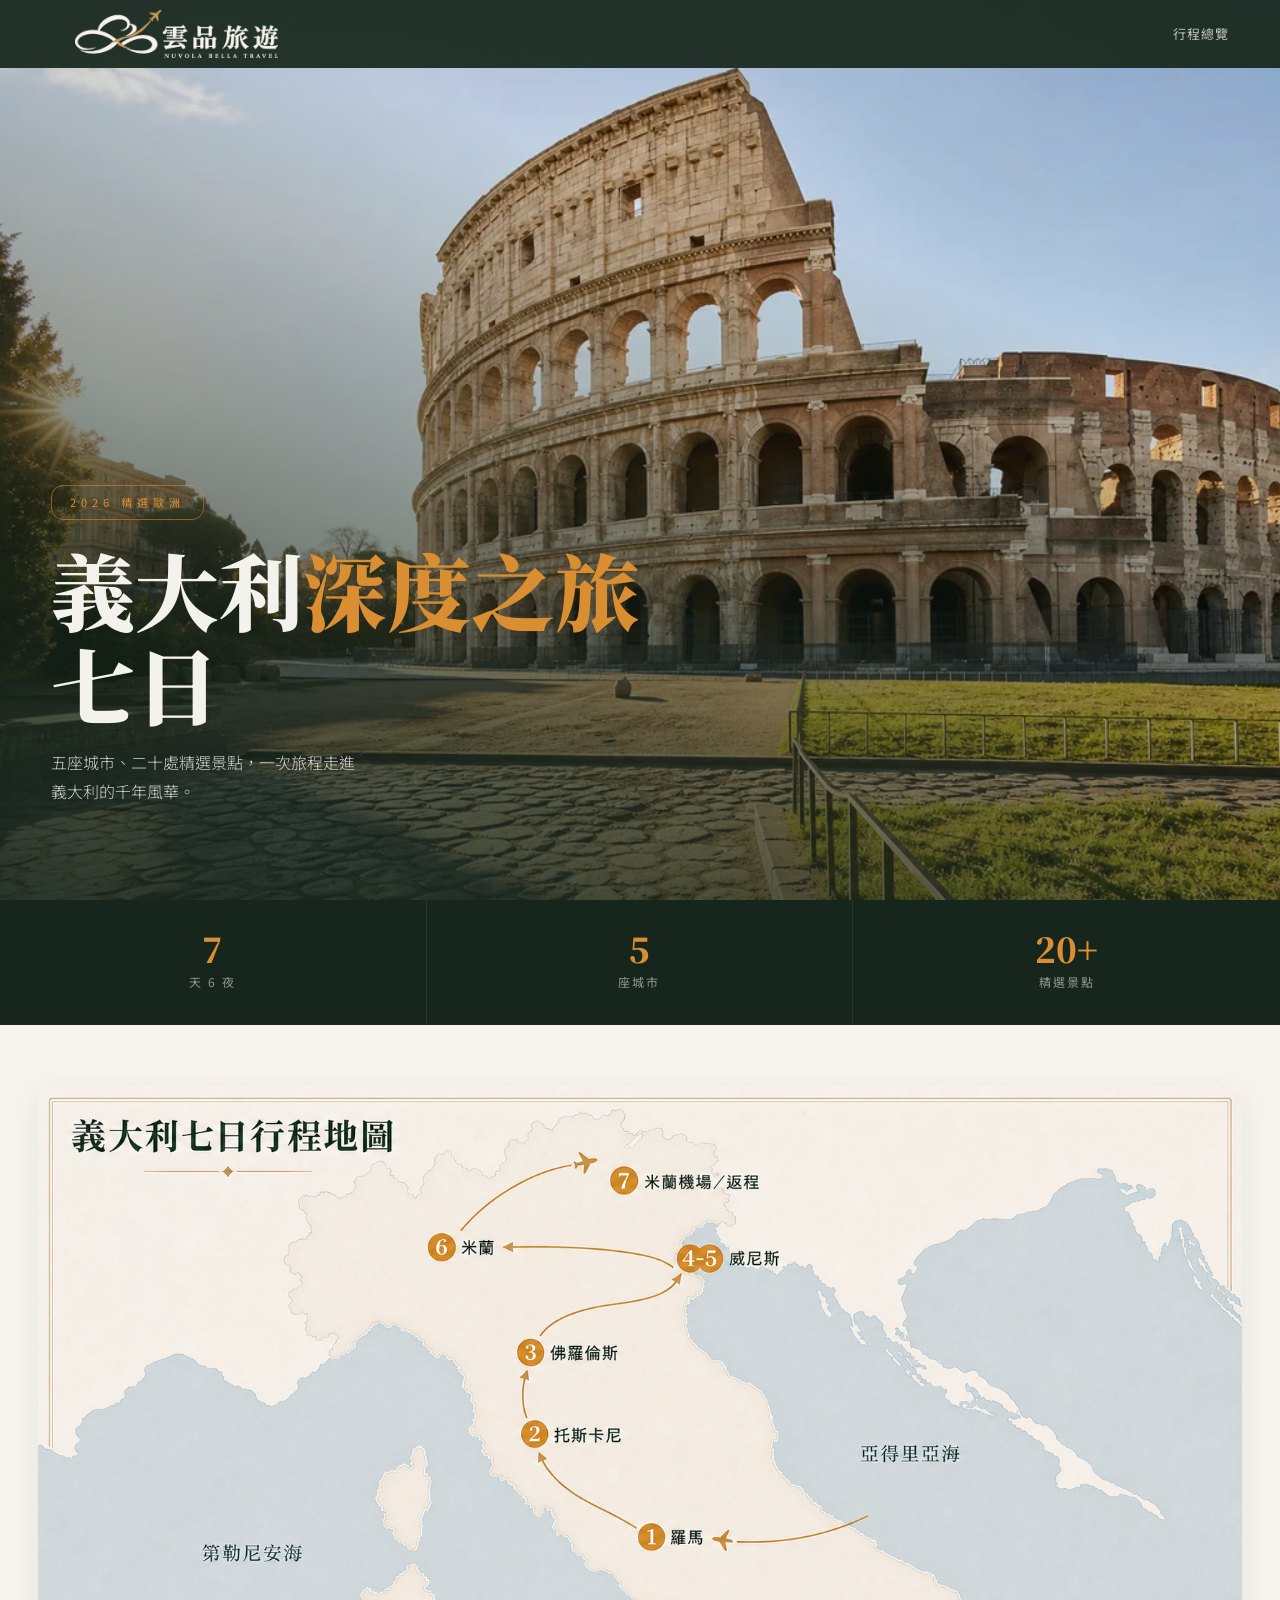
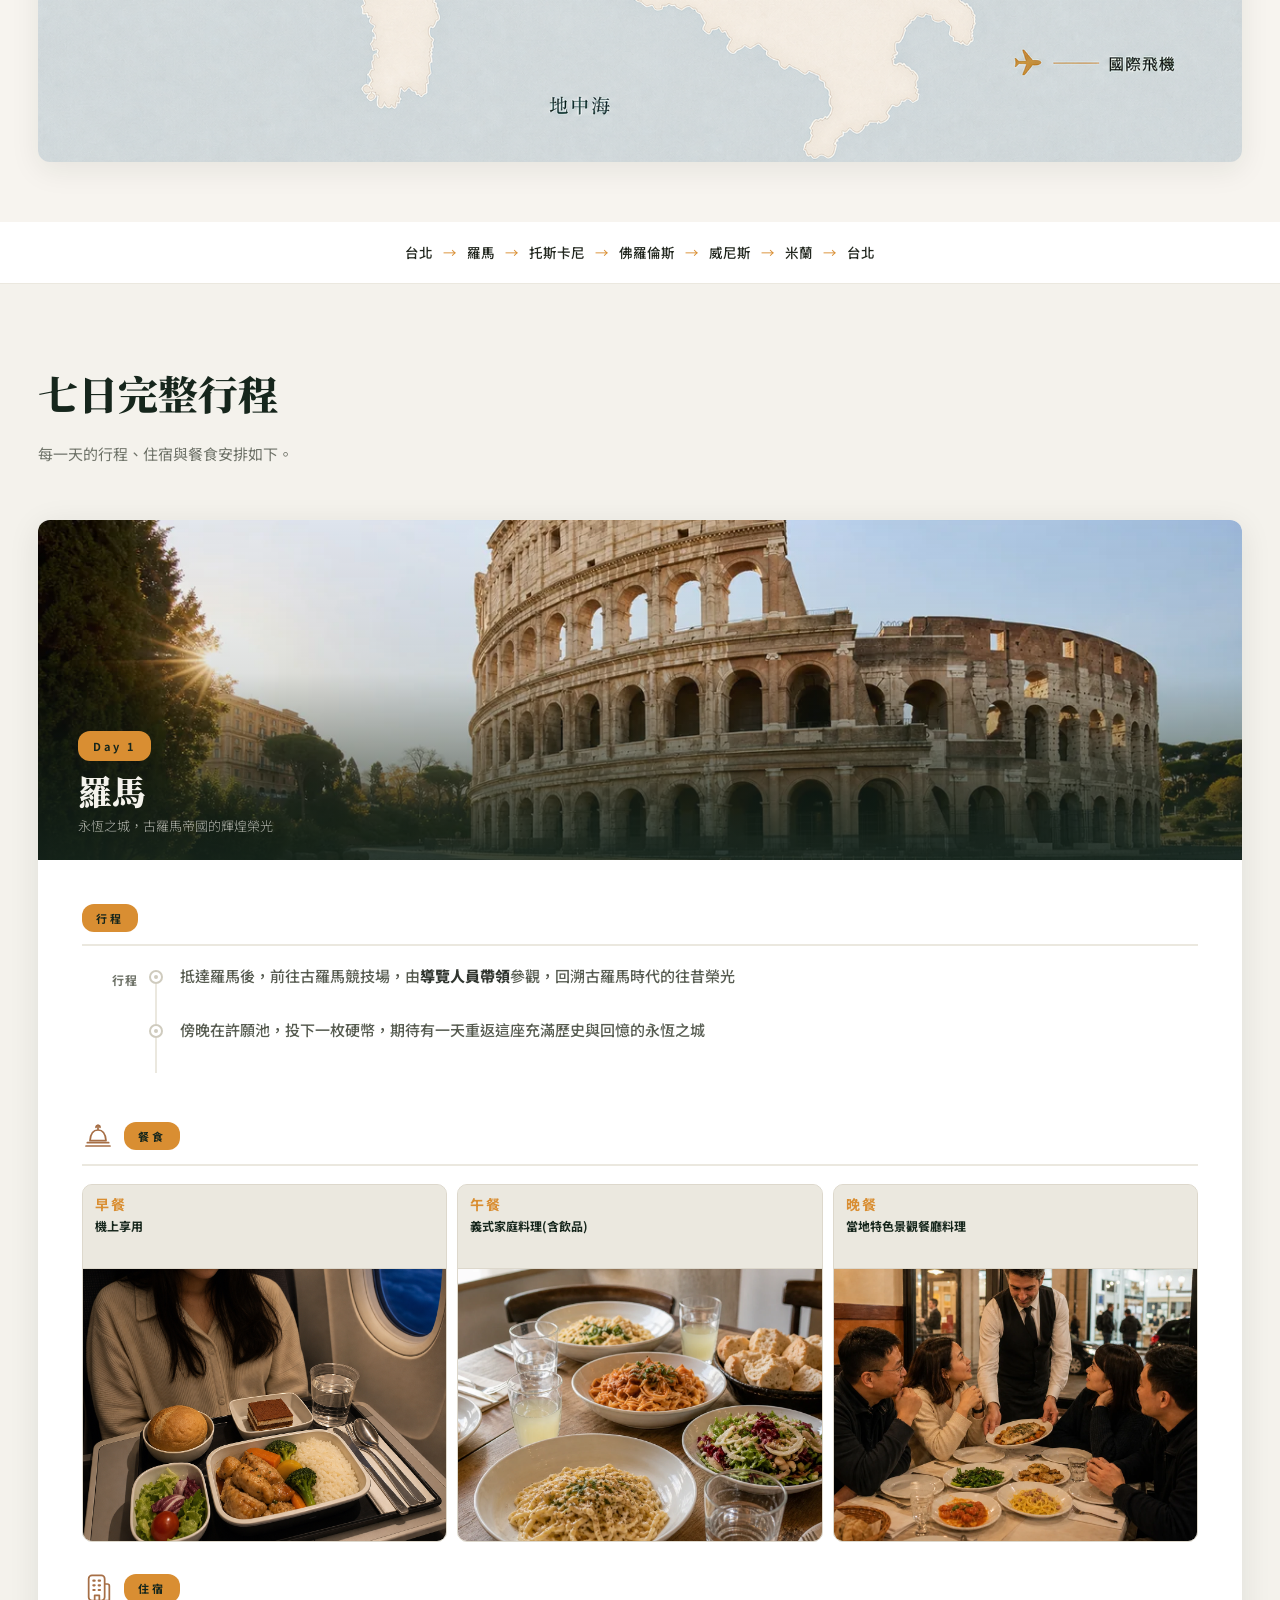
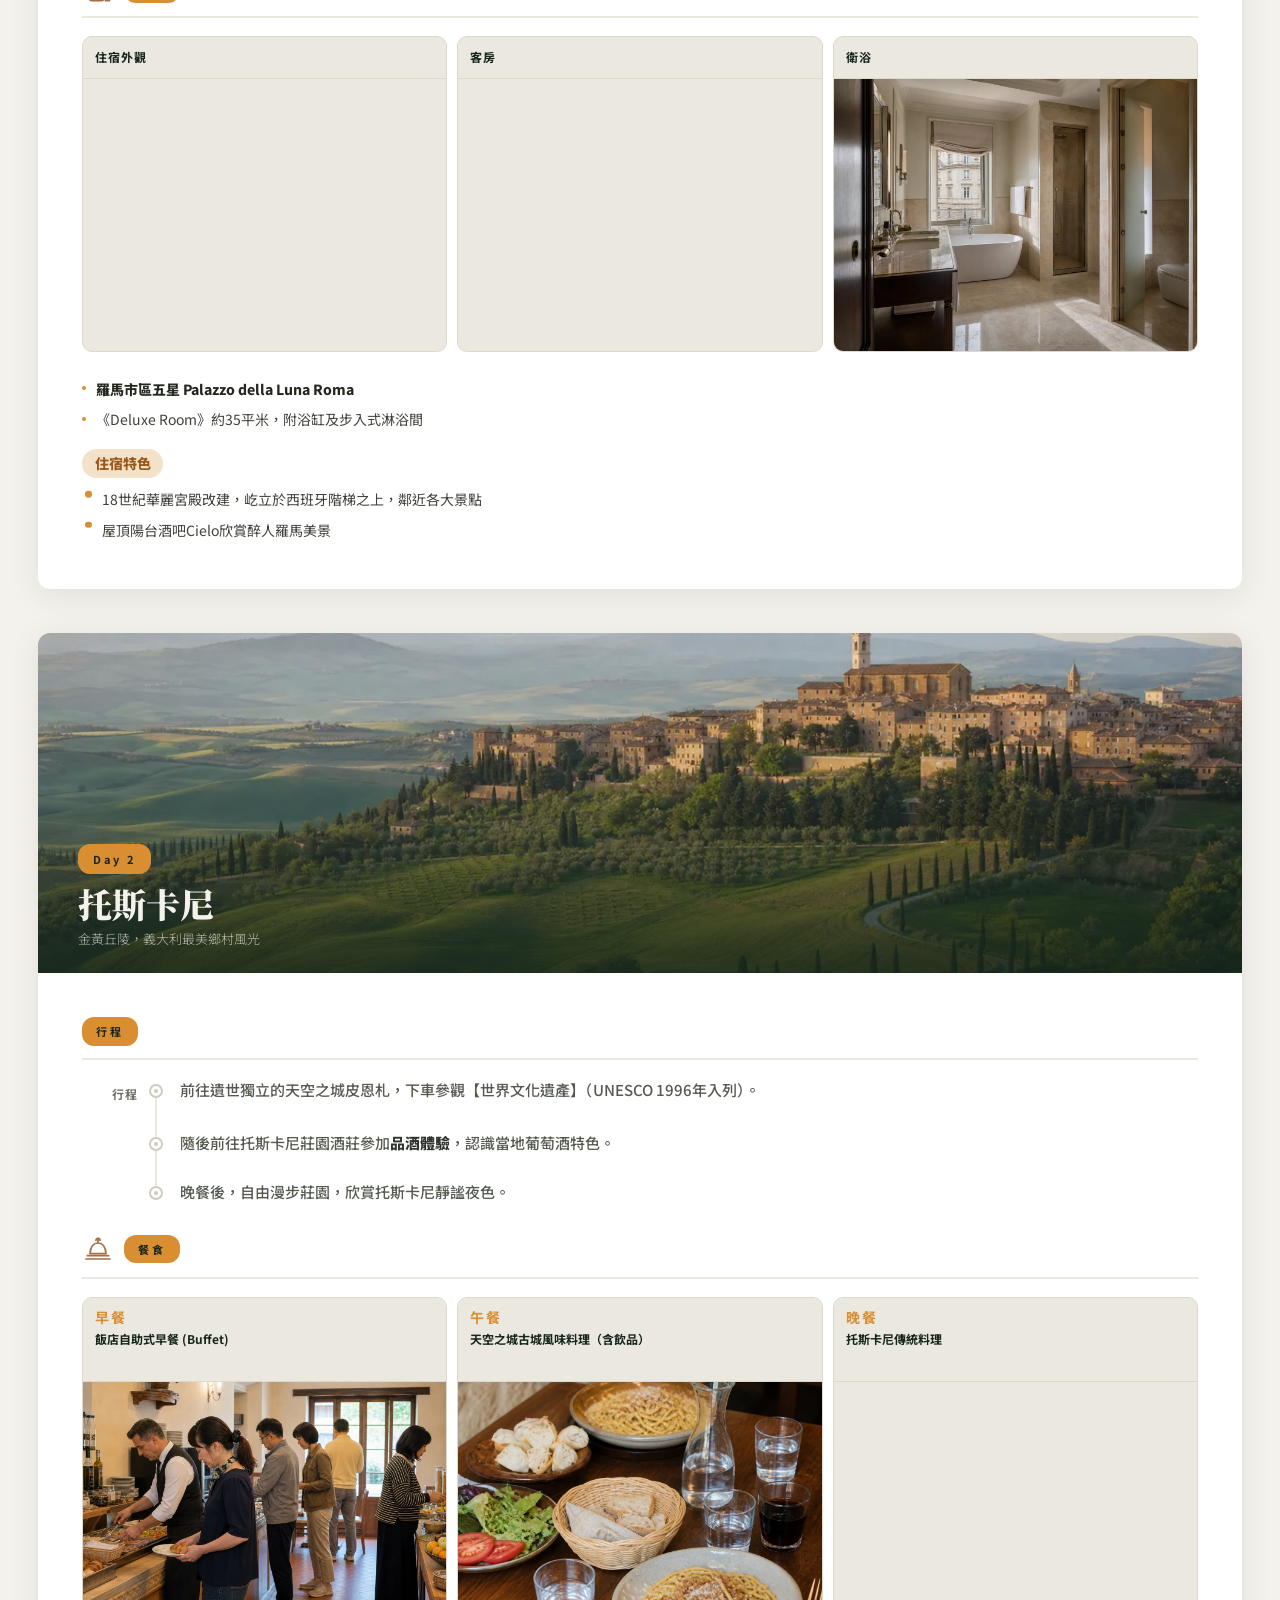
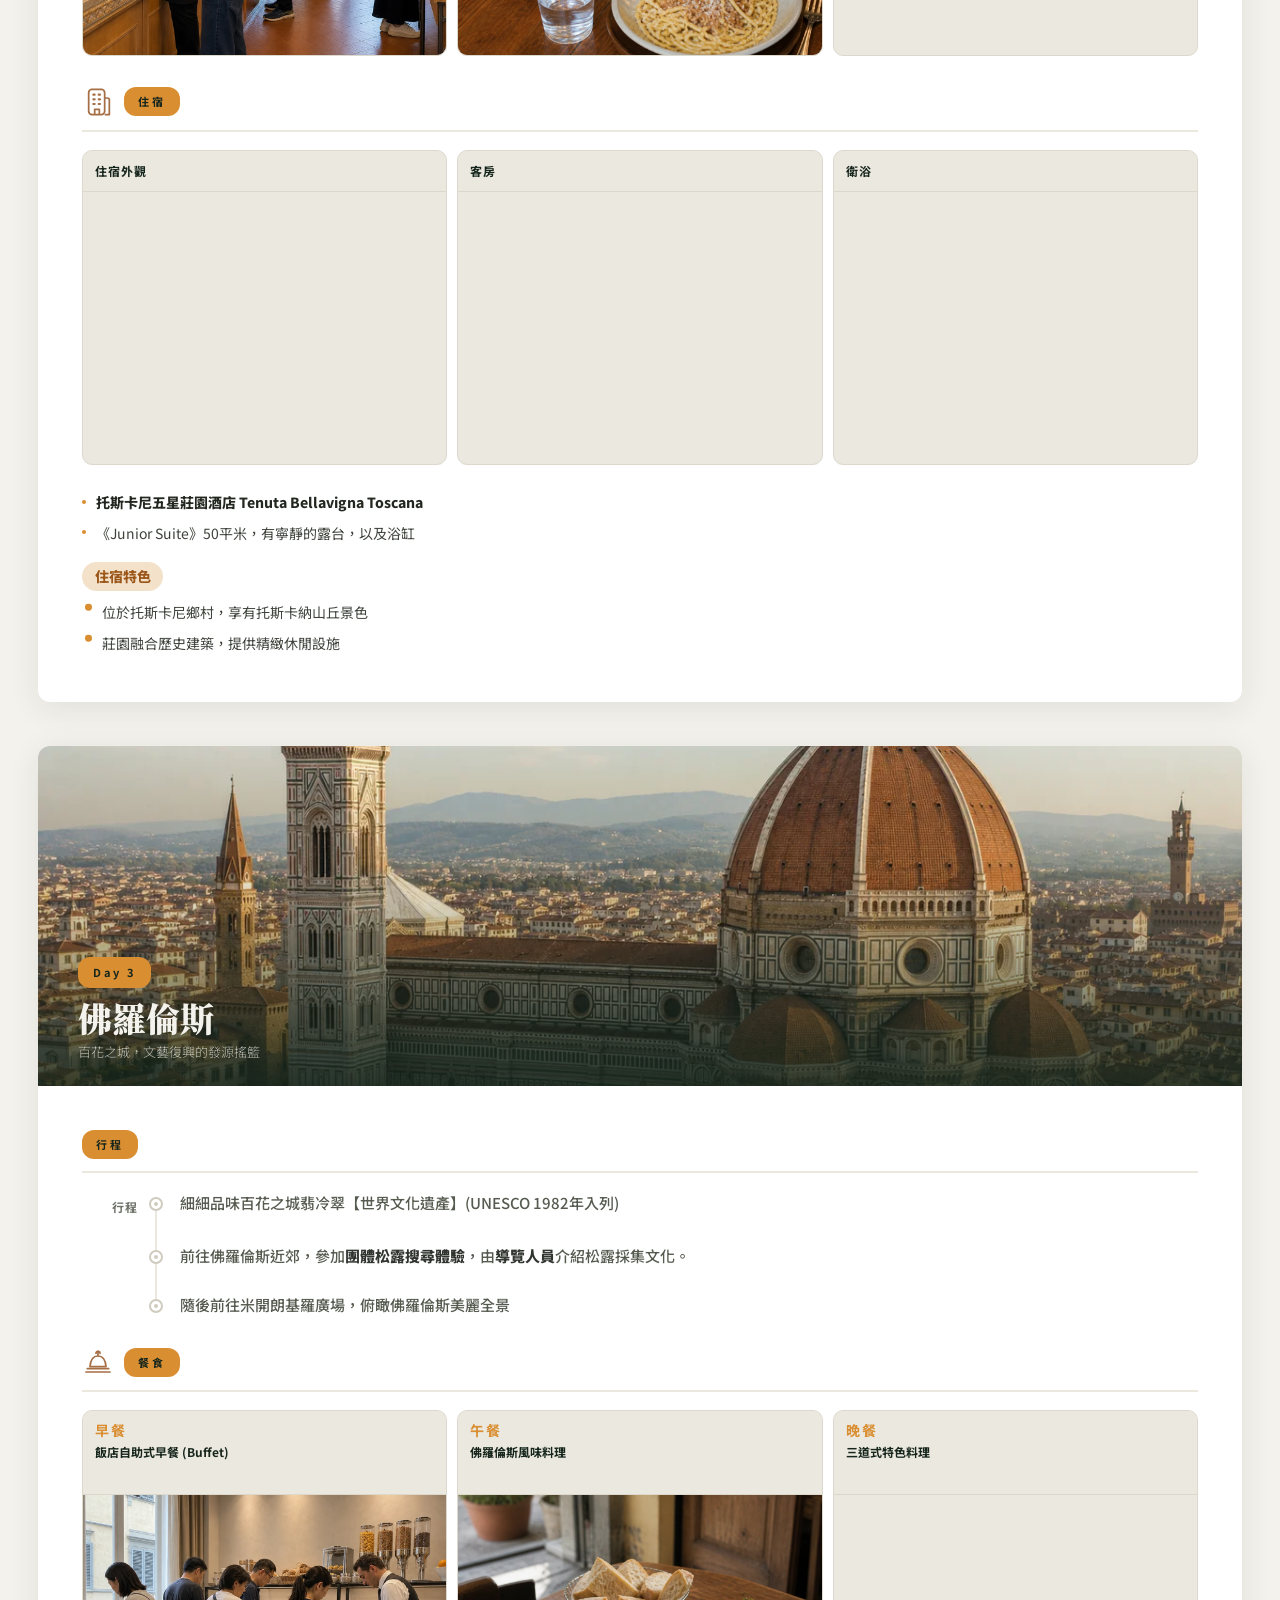
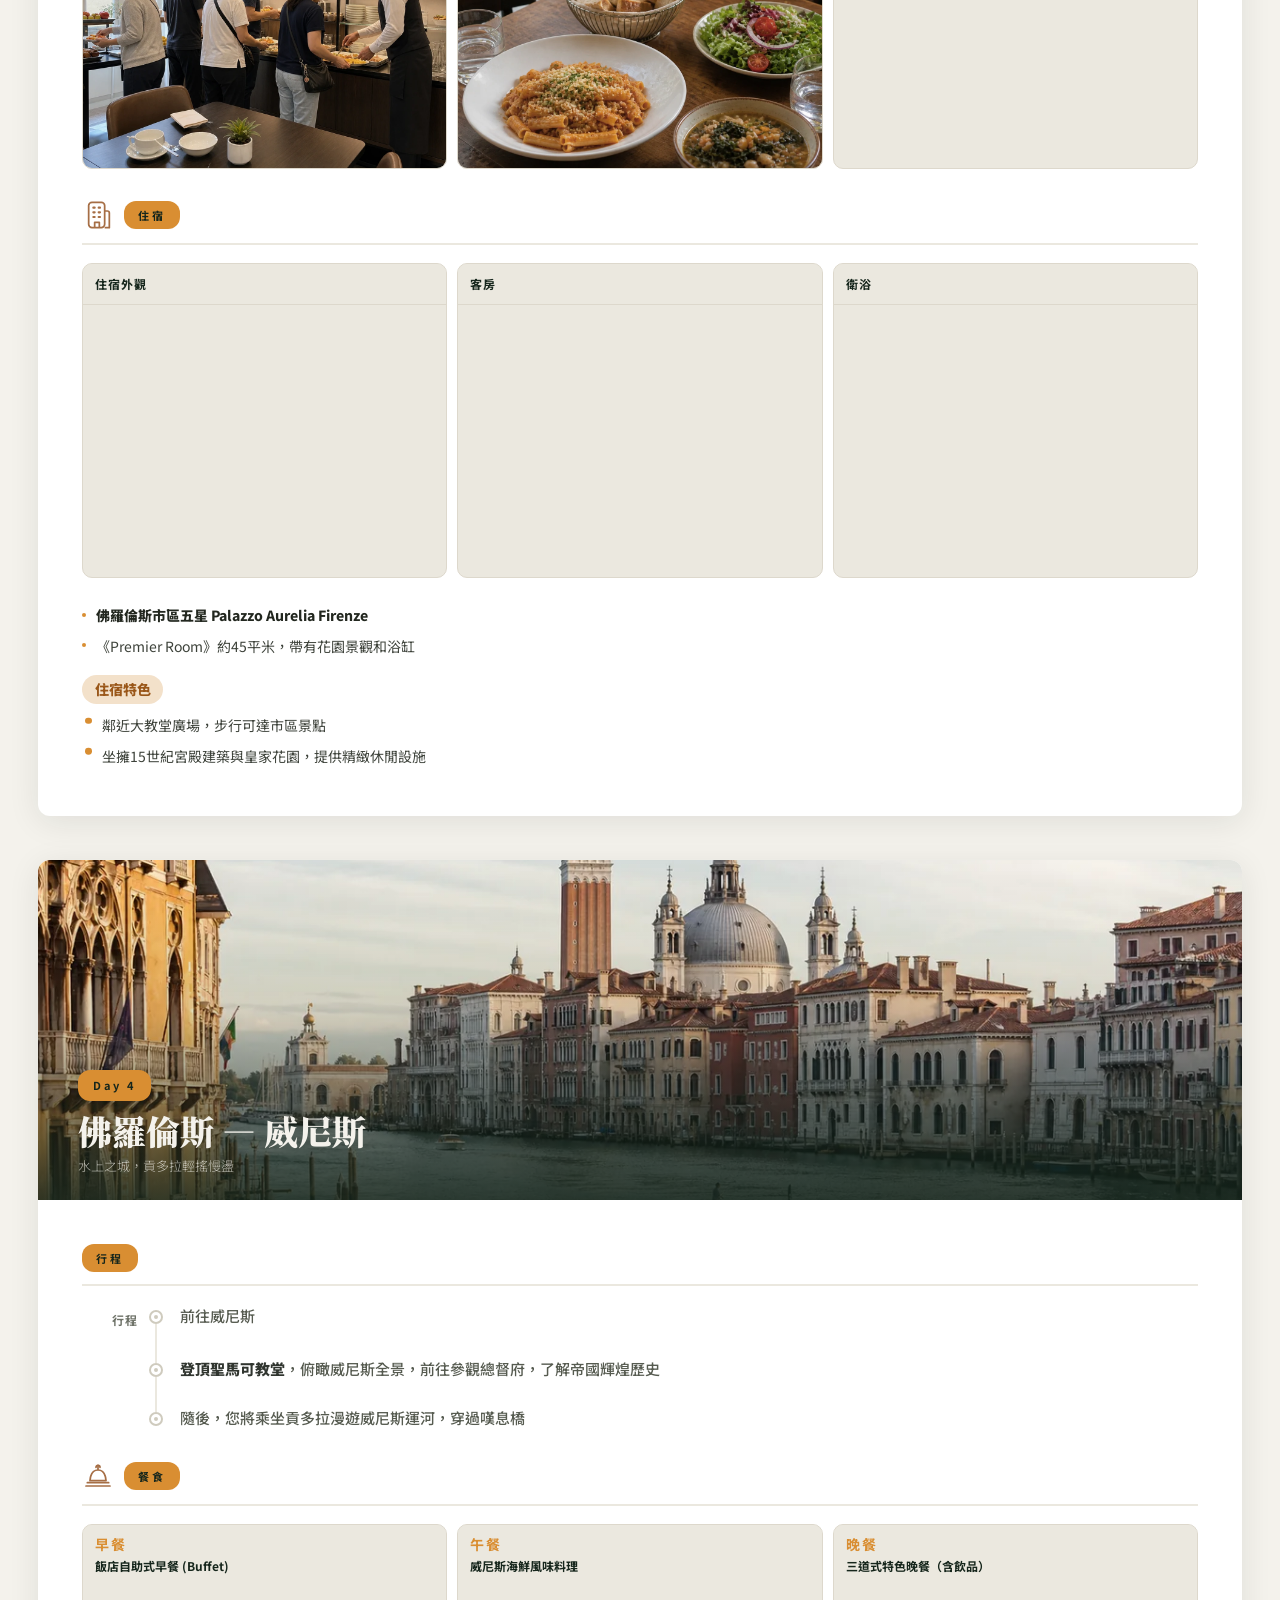
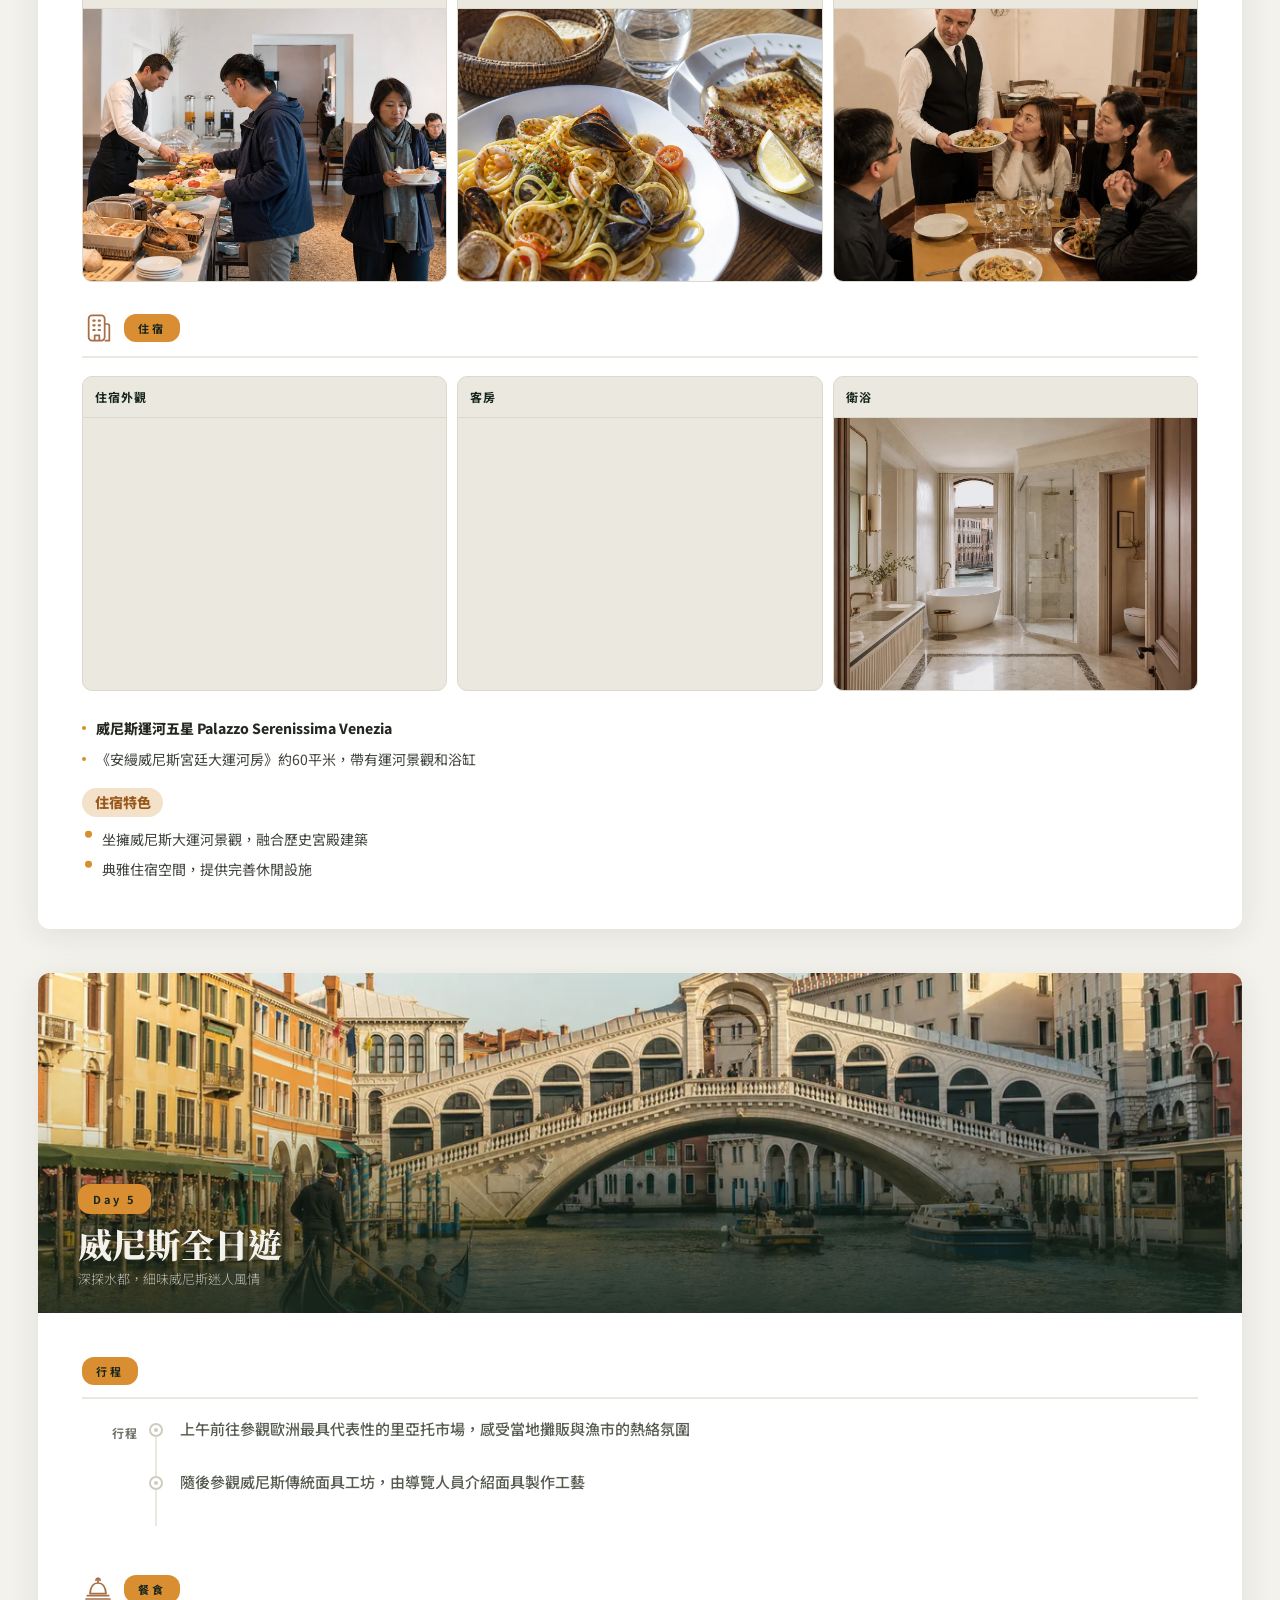
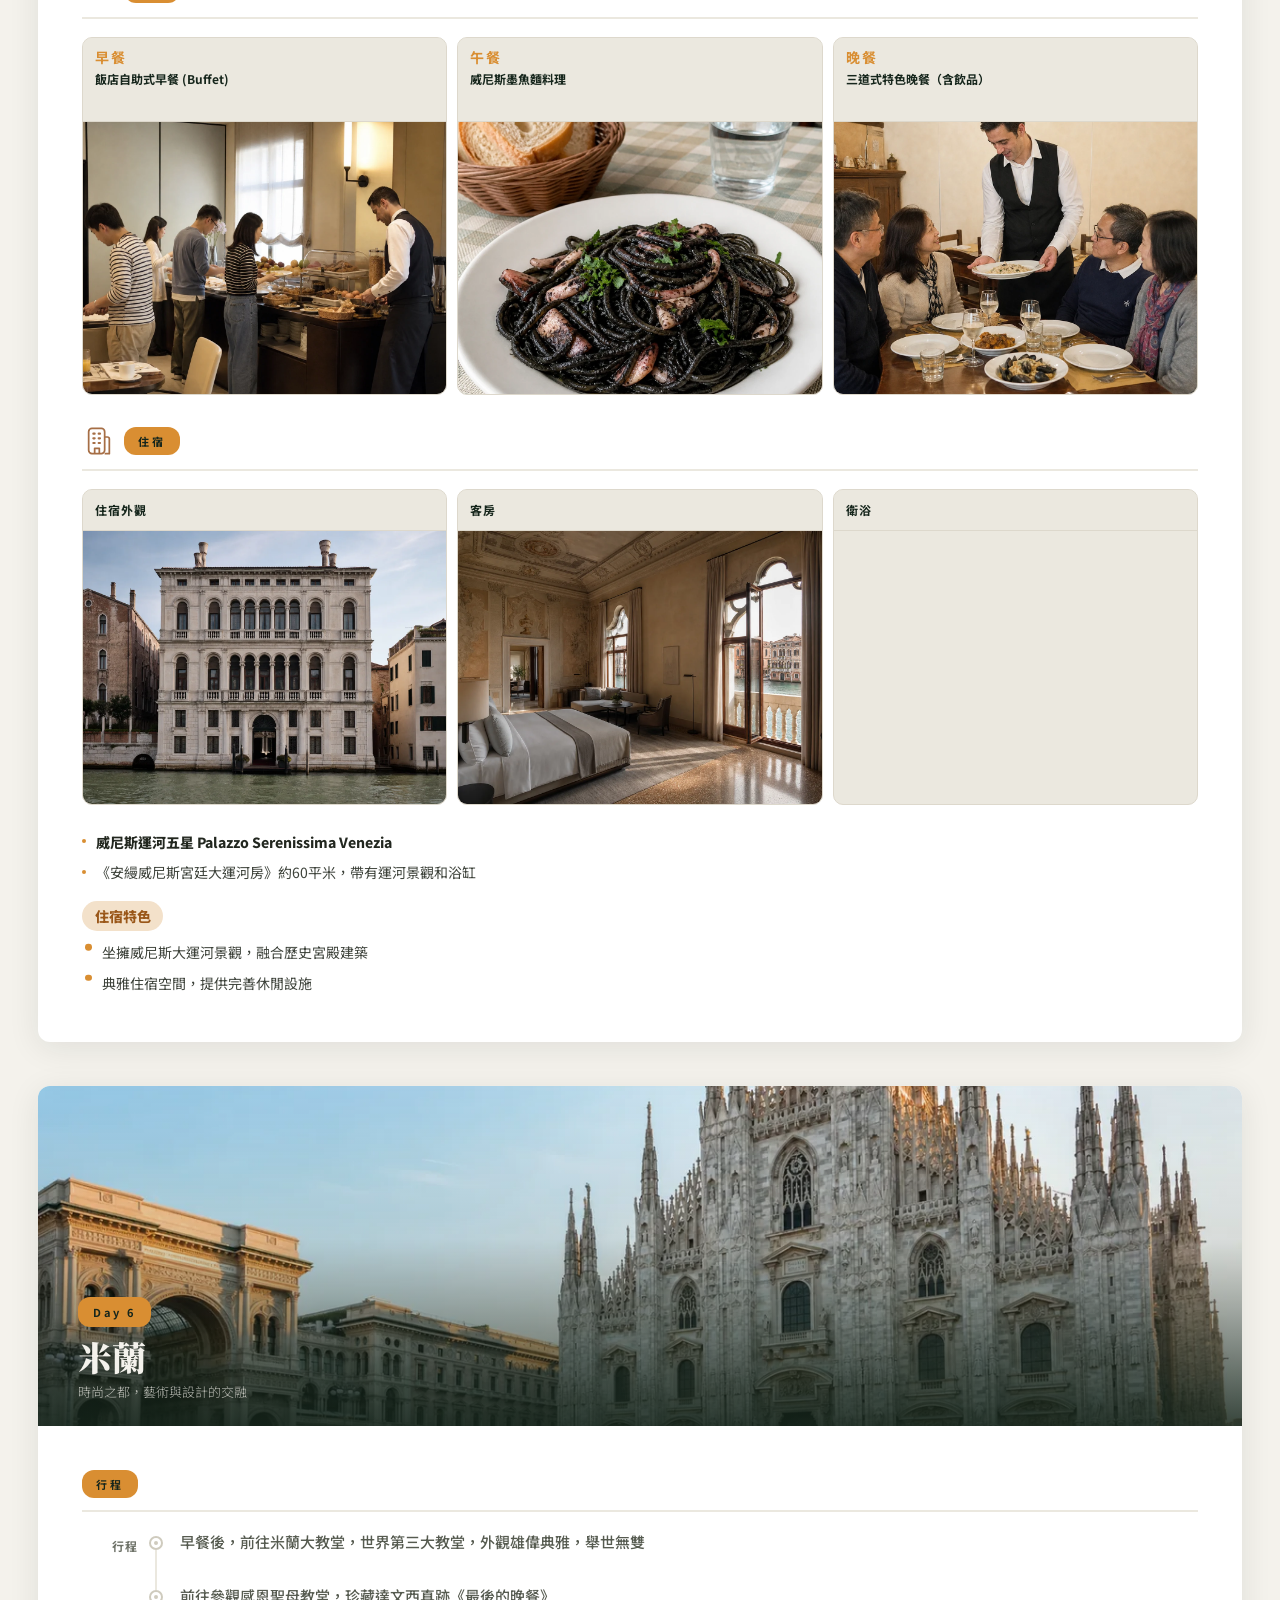
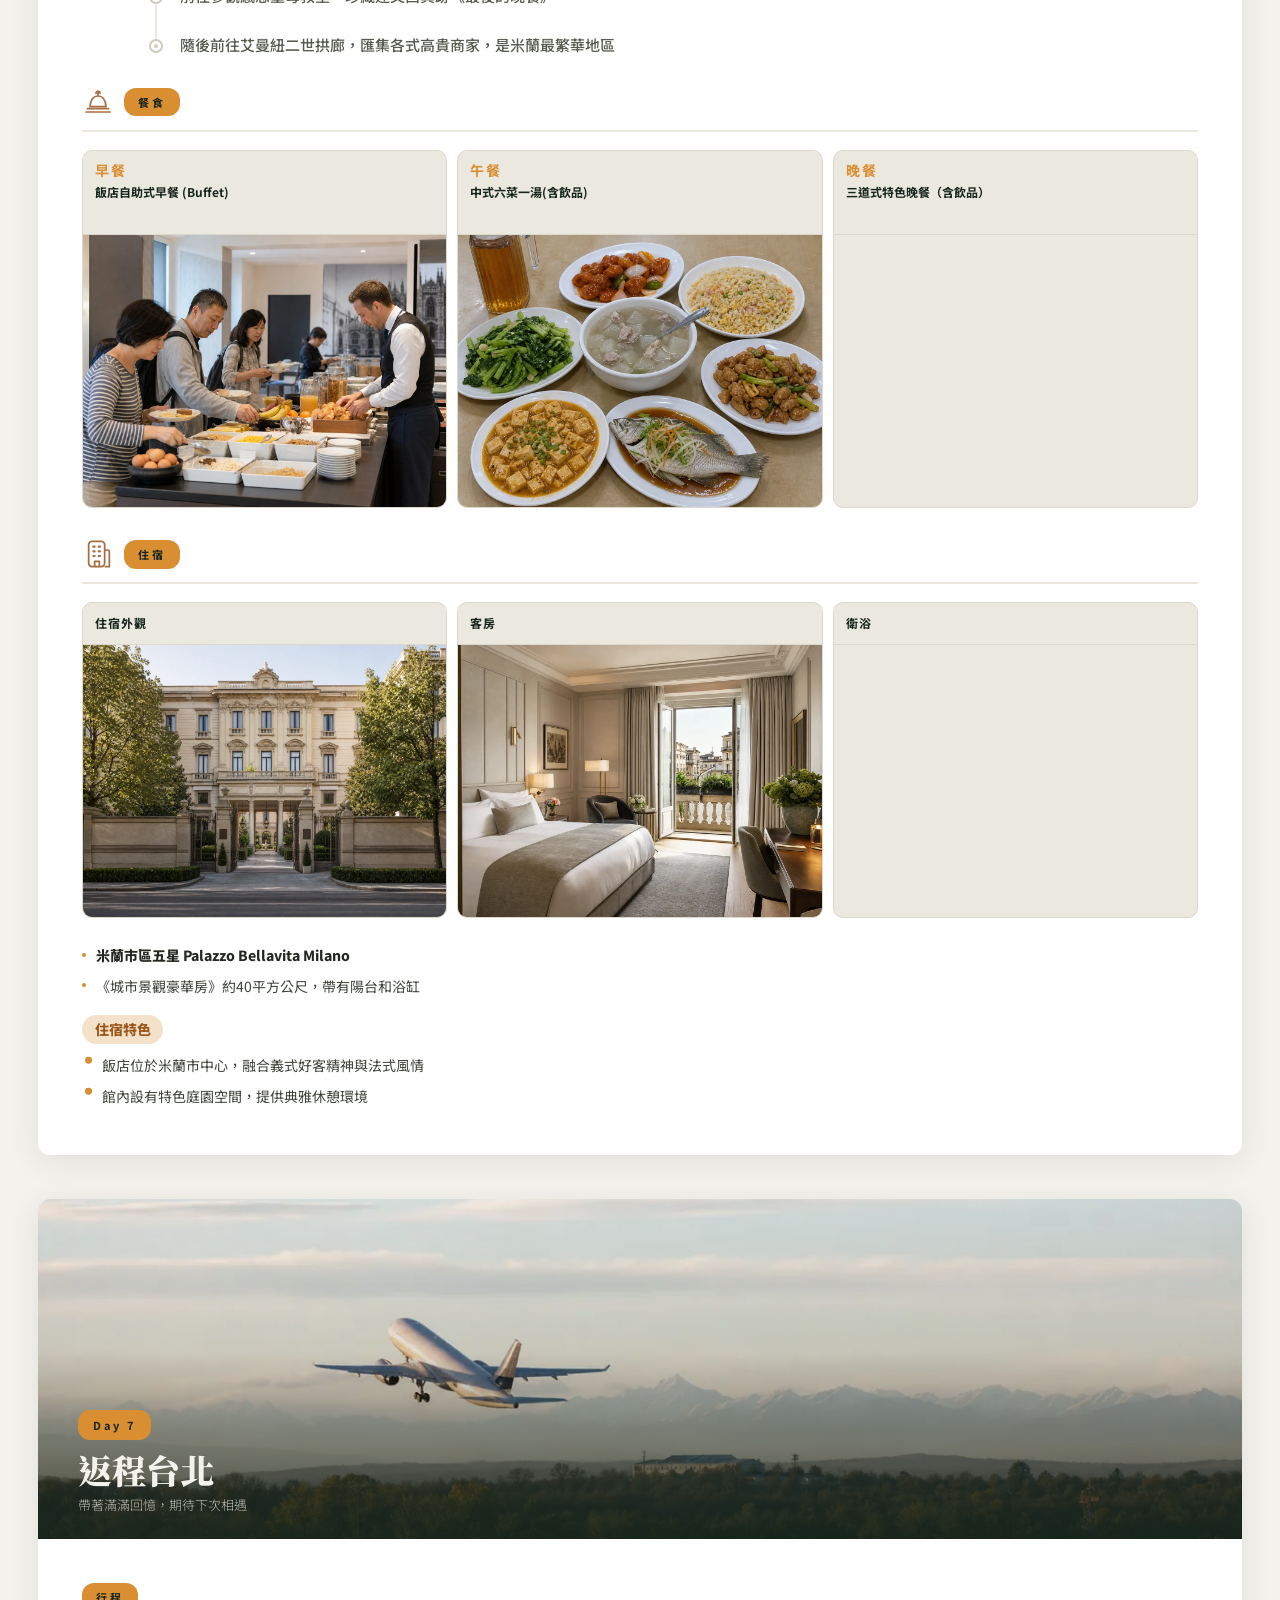
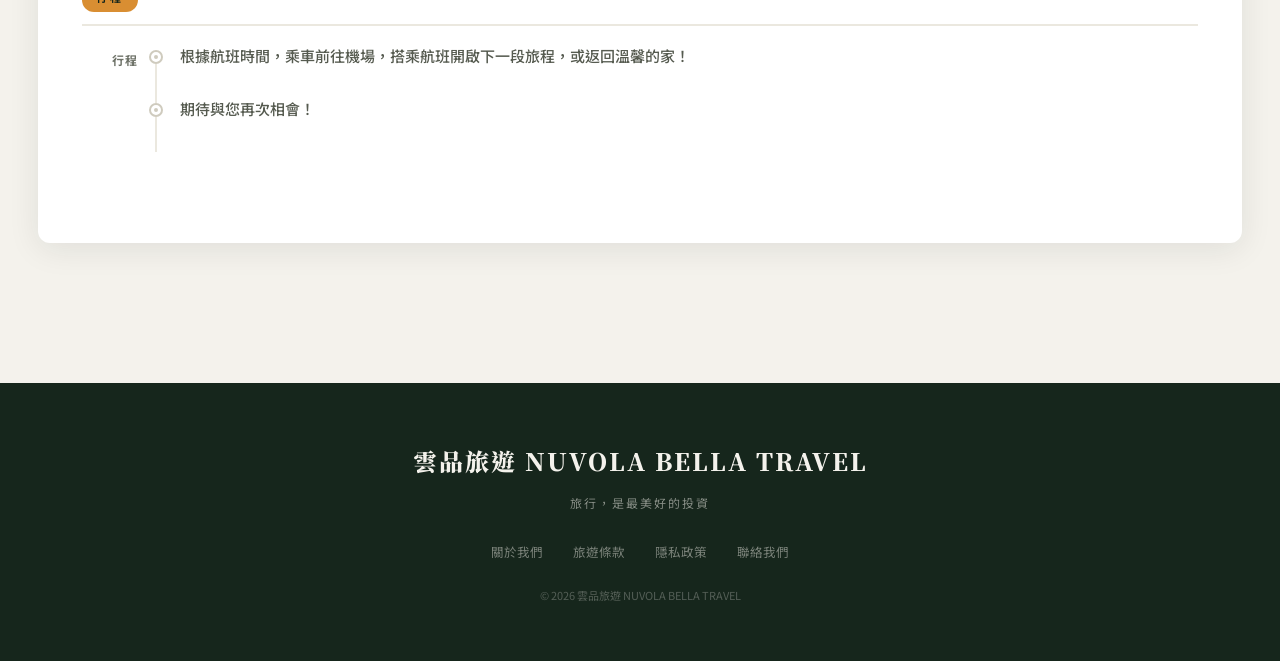
<file: C5.html>
<!DOCTYPE html>
<html lang="zh-TW">
<head>
<meta charset="UTF-8">
<meta name="viewport" content="width=device-width,initial-scale=1.0,viewport-fit=cover">
<title>C5 v41｜雲品旅遊 NUVOLA BELLA TRAVEL</title>
<link href="https://fonts.googleapis.com/css2?family=Noto+Serif+TC:wght@500;600;700;900&amp;family=Noto+Sans+TC:wght@300;400;500;700&amp;display=swap" rel="stylesheet">
<style>
*,*::before,*::after{box-sizing:border-box;margin:0;padding:0}
:root{--green:#16261C;--green2:#1E3326;--bone:#F4F2EC;--bone2:#EBE8DF;--amber:#D98E32;--ink:#22271F;--muted:#6E7268}
html{scroll-behavior:smooth}
body{font-family:'Noto Sans TC',sans-serif;background:var(--bone);color:var(--ink);font-size:15px;line-height:1.85}
nav{position:fixed;top:0;width:100%;z-index:100;height:68px;background:color-mix(in srgb,var(--green) 92%,transparent);backdrop-filter:blur(10px);display:flex;align-items:center;justify-content:space-between;padding:0 clamp(20px,4vw,56px)}
.logo{font-family:'Noto Serif TC',serif;font-weight:900;color:var(--bone);font-size:18px;letter-spacing:1.5px;white-space:nowrap}
.logo span{color:var(--amber)}
.nav-r{display:flex;align-items:center;gap:32px}
.nav-r a{color:rgba(244,242,236,0.75);text-decoration:none;font-size:13px;letter-spacing:1px}
.nav-cta{background:var(--amber);color:var(--green)!important;padding:9px 22px;border-radius:12px;font-weight:700!important}
.hero{min-height:100dvh;position:relative;overflow:hidden;display:flex;align-items:flex-end}
.hero img.bg{position:absolute;inset:0;width:100%;height:100%;object-fit:cover}
.hero-scrim{position:absolute;inset:0;background:linear-gradient(200deg,rgba(22,38,28,0.05) 30%,rgba(22,38,28,0.72) 78%,rgba(22,38,28,0.92) 100%)}
.hero-inner{position:relative;z-index:2;width:100%;max-width:1280px;margin:0 auto;padding:0 clamp(20px,4vw,56px) clamp(48px,7vh,84px)}
.hero-eyebrow{display:inline-block;font-size:11px;letter-spacing:5px;color:var(--amber);border:1px solid color-mix(in srgb,var(--amber) 55%,transparent);padding:6px 18px;border-radius:12px;margin-bottom:22px}
.hero h1{font-family:'Noto Serif TC',serif;font-weight:900;font-size:clamp(40px,7vw,84px);line-height:1.12;color:var(--bone);max-width:14ch}
.hero h1 em{font-style:normal;color:var(--amber)}
.hero p.sub{margin:18px 0 30px;font-size:16px;font-weight:300;color:rgba(244,242,236,0.85);max-width:34ch}
.hero-ctas{display:flex;gap:14px;flex-wrap:wrap}
.btn{font-size:14px;font-weight:700;letter-spacing:1px;padding:15px 38px;border-radius:12px;text-decoration:none;display:inline-block;transition:transform .15s ease}
.btn:active{transform:translateY(1px) scale(0.98)}
.btn-amber{background:var(--amber);color:var(--green)}
.btn-ghost{color:var(--bone);border:1px solid rgba(244,242,236,0.45)}
.facts{background:var(--green);color:var(--bone);display:grid;grid-template-columns:repeat(3,1fr)}
.fact{padding:30px 20px;text-align:center;border-right:1px solid rgba(244,242,236,0.08)}
.fact:last-child{border-right:none}
.fact b{font-family:'Noto Serif TC',serif;font-weight:900;font-size:34px;color:var(--amber);display:block;line-height:1.1}
.fact span{font-size:12px;letter-spacing:2px;color:rgba(244,242,236,0.55)}

/* ── 行程特色一覽（操弄變數等權呈現）── */
.overview{background:var(--bone2);padding:clamp(48px,7vh,72px) clamp(16px,3vw,32px)}
.ov-inner{max-width:1080px;margin:0 auto}
.ov-title{font-family:'Noto Serif TC',serif;font-weight:900;font-size:clamp(26px,3.6vw,36px);color:var(--green);margin-bottom:30px}
.ov-grid{display:grid;grid-template-columns:repeat(3,1fr);gap:18px}
.ov-card{background:#fff;border-radius:12px;padding:28px 26px;border-top:4px solid var(--amber)}
.ov-cat{font-size:12px;font-weight:700;letter-spacing:4px;color:var(--amber);margin-bottom:10px}
.ov-head{font-family:'Noto Serif TC',serif;font-weight:900;font-size:22px;color:var(--green);line-height:1.35;margin-bottom:10px}
.ov-body{font-size:13.5px;color:#565B50;line-height:1.8}

.route{background:#fff;border-bottom:1px solid var(--bone2);padding:18px clamp(20px,4vw,56px);display:flex;justify-content:center;align-items:center;gap:10px;flex-wrap:wrap;font-size:13.5px;color:var(--muted)}
.route b{color:var(--ink);font-weight:500}
.route i{font-style:normal;color:var(--amber)}
main{width:min(100%,1344px);max-width:none;margin:0 auto;padding:clamp(48px,8vh,84px) clamp(16px,3vw,32px) 96px}
.sec-title{font-family:'Noto Serif TC',serif;font-weight:900;font-size:clamp(28px,4vw,40px);color:var(--green);margin-bottom:10px}
.sec-lede{color:var(--muted);max-width:52ch;margin-bottom:52px}
.day{background:#fff;border-radius:12px;overflow:hidden;margin-bottom:44px;box-shadow:0 6px 32px rgba(22,38,28,0.09)}
.day-media{position:relative;height:clamp(220px,36vw,340px);overflow:hidden}
.day-media img{width:100%;height:100%;object-fit:cover;transition:transform .7s ease}
.day:hover .day-media img{transform:scale(1.035)}
.day-media-scrim{position:absolute;inset:0;background:linear-gradient(to top,rgba(22,38,28,0.86),rgba(22,38,28,0.12) 55%,transparent)}
.day-media-text{position:absolute;left:0;right:0;bottom:0;padding:22px clamp(20px,4vw,40px)}
.day-num{display:inline-block;background:var(--amber);color:var(--green);font-size:11px;font-weight:700;letter-spacing:2.5px;padding:5px 15px;border-radius:12px;margin-bottom:10px}
.day-city{font-family:'Noto Serif TC',serif;font-weight:900;font-size:clamp(24px,3.4vw,34px);color:var(--bone);line-height:1.2}
.day-tagline{font-size:13px;font-weight:300;color:rgba(244,242,236,0.72);margin-top:2px}
.day-content{padding:clamp(24px,4vw,44px)}

/* ── 三因子等權區塊 ── */
.fac-block{margin-bottom:30px}
.fac-block:last-child{margin-bottom:0}
.fac-head{display:flex;align-items:center;gap:12px;margin-bottom:18px;padding-bottom:12px;border-bottom:2px solid var(--bone2)}
.fac-tag{background:var(--amber);color:var(--green);font-size:11px;font-weight:700;letter-spacing:3px;padding:4px 14px;border-radius:12px}
.fac-name{font-family:'Noto Serif TC',serif;font-weight:900;font-size:19px;color:var(--green)}
.fac-list{list-style:none}
.fac-list li{font-size:14px;line-height:1.9;color:#3d423a;padding:2px 0 2px 14px;position:relative}
.fac-list li::before{content:'';position:absolute;left:0;top:0.9em;width:4px;height:4px;border-radius:50%;background:var(--amber)}
.fac-cols{display:grid;grid-template-columns:1fr 1fr;gap:32px}
.fac-cols .fac-block{margin-bottom:0}

.timeline{margin-bottom:4px}
.tl-item{display:grid;grid-template-columns:56px 36px 1fr;align-items:start;position:relative;padding-bottom:26px}
.tl-item:last-child{padding-bottom:0}
.tl-item::before{content:'';position:absolute;left:73px;top:20px;bottom:-6px;width:2px;background:var(--bone2)}
.tl-item:last-child::before{display:none}
.tl-time{font-size:12px;font-weight:700;color:var(--muted);letter-spacing:1px;text-align:right;padding-top:5px}
.tl-node{width:10px;height:10px;border-radius:50%;background:#CFCBBE;border:3px solid #fff;box-shadow:0 0 0 2px #CFCBBE;margin:8px auto 0;position:relative;z-index:1}
.tl-node-hl{width:15px;height:15px;background:var(--amber);box-shadow:0 0 0 3px color-mix(in srgb,var(--amber) 30%,transparent);margin-top:7px}
.tl-content{padding-left:6px}
.tl-title{font-size:15px;font-weight:500;color:#565B50;line-height:1.55}
.tl-title-hl{font-family:'Noto Serif TC',serif;font-size:22px;font-weight:900;color:var(--green);line-height:1.4;display:inline;background:linear-gradient(transparent 62%,color-mix(in srgb,var(--amber) 32%,transparent) 62%)}
.tl-desc{font-size:13px;color:var(--muted);line-height:1.75;margin-top:3px}
.tl-hl .tl-desc{color:#565B50;font-size:13.5px}

footer{background:var(--green);color:rgba(244,242,236,0.5);padding:56px clamp(20px,4vw,56px);text-align:center}
.f-logo{font-family:'Noto Serif TC',serif;font-weight:900;color:var(--bone);font-size:24px;letter-spacing:2px;margin-bottom:8px}
.f-logo span{color:var(--amber)}
.f-tag{font-size:12px;letter-spacing:2px;margin-bottom:26px}
.f-links{display:flex;justify-content:center;gap:30px;flex-wrap:wrap;margin-bottom:22px}
.f-links a{color:rgba(244,242,236,0.45);text-decoration:none;font-size:12.5px}
.f-copy{font-size:11px;color:rgba(244,242,236,0.28)}
.reveal{opacity:0;transform:translateY(22px);transition:opacity .7s ease,transform .7s ease}
.reveal.in{opacity:1;transform:none}
.hero-inner>*{opacity:0;transform:translateY(16px);animation:rise .8s ease forwards}
.hero-inner>*:nth-child(2){animation-delay:.12s}
.hero-inner>*:nth-child(3){animation-delay:.24s}
.hero-inner>*:nth-child(4){animation-delay:.36s}
@keyframes rise{to{opacity:1;transform:none}}
@media (prefers-reduced-motion:reduce){
  .reveal{opacity:1;transform:none;transition:none}
  .hero-inner>*{opacity:1;transform:none;animation:none}
  .day-media img,.btn{transition:none}
}
@media(max-width:820px){
  .nav-r a:not(.nav-cta){display:none}
  .facts{grid-template-columns:repeat(2,1fr)}
  .fact:nth-child(2){border-right:none}
  .fact{border-bottom:1px solid rgba(244,242,236,0.08)}
  .fact:nth-child(3),.fact:nth-child(4){border-bottom:none}
  .ov-grid{grid-template-columns:1fr}
  .tl-item{grid-template-columns:44px 30px 1fr}
  .tl-item::before{left:58px}
  .tl-title-hl{font-size:18px}
  .fac-cols{grid-template-columns:1fr;gap:26px}
}
@media(max-width:520px){
  nav{height:58px;padding-left:16px;padding-right:16px}
  .logo{font-size:15px;letter-spacing:1px}
  .nav-cta{padding:8px 14px}
  .hero{min-height:88svh}
  .hero-inner{padding-left:18px;padding-right:18px;padding-bottom:40px}
  .hero h1{font-size:clamp(38px,12vw,54px)}
  .hero p.sub{font-size:15px;line-height:1.7}
  .hero-ctas{display:grid;grid-template-columns:1fr 1fr}
  .btn{padding:13px 12px;text-align:center}
  .fact{padding:22px 10px}
  .fact b{font-size:28px}
  .overview{padding-left:14px;padding-right:14px}
  .ov-card{padding:22px 20px}
  .route{justify-content:flex-start;overflow-x:auto;flex-wrap:nowrap;white-space:nowrap}
  main{padding-left:12px;padding-right:12px;padding-bottom:64px}
  .sec-lede{margin-bottom:32px}
  .day{margin-bottom:28px;border-radius:10px}
  .day-media{height:230px}
  .day-content{padding:22px 18px}
  .tl-item{grid-template-columns:42px 26px 1fr}
  .tl-item::before{left:54px}
  .tl-title{font-size:14px}
  .tl-title-hl{font-size:17px}
  .fac-list li{font-size:13.5px}
  footer{padding-top:44px;padding-bottom:calc(44px + env(safe-area-inset-bottom))}
}


/* Daily image set — shared structure for all 2×2×2 conditions */
.daily-gallery{margin:0 0 34px}
.daily-gallery-title{font-family:'Noto Serif TC',serif;font-size:18px;font-weight:900;color:var(--green);margin-bottom:14px}
.daily-gallery-grid{display:grid;grid-template-columns:repeat(12,1fr);gap:10px}
.daily-shot{position:relative;overflow:hidden;border-radius:10px;background:var(--bone2);min-height:170px}
.daily-shot img{display:block;width:100%;height:100%;object-fit:cover;transition:transform .45s ease}
.daily-shot:hover img{transform:scale(1.025)}
.daily-shot figcaption{position:absolute;left:9px;bottom:9px;padding:5px 10px;border-radius:999px;background:rgba(22,38,28,.82);color:#fff;font-size:11px;letter-spacing:1px;backdrop-filter:blur(6px)}
.daily-shot--wide{grid-column:span 7;min-height:260px}
.daily-shot--side{grid-column:span 5;min-height:260px}
.daily-shot--meal{grid-column:span 4}
.daily-shot--half{grid-column:span 6}
@media(max-width:820px){
  .daily-shot--wide,.daily-shot--side{grid-column:span 6;min-height:210px}
  .daily-shot--meal{grid-column:span 4;min-height:150px}
}
@media(max-width:520px){
  .daily-gallery{margin-bottom:28px}
  .daily-gallery-grid{grid-template-columns:1fr 1fr;gap:8px}
  .daily-shot,.daily-shot--wide,.daily-shot--side,.daily-shot--meal,.daily-shot--half{grid-column:auto;min-height:132px}
  .daily-shot--wide{grid-column:1/-1;min-height:205px}
  .daily-shot figcaption{left:7px;bottom:7px;font-size:10px;padding:4px 8px}
}



/* Images sit inside their corresponding experimental factor blocks. */
.factor-images{display:grid;gap:10px;margin:18px 0 22px}
.factor-images--itinerary{grid-template-columns:1fr;width:min(76%,720px);margin-left:auto;margin-right:auto}
.factor-images--stay,.factor-images--dining{grid-template-columns:repeat(3,1fr)}
.factor-image{position:relative;overflow:hidden;border-radius:10px;background:var(--bone2);height:180px}
.factor-images--itinerary .factor-image{height:auto;aspect-ratio:4/3}
.factor-images--itinerary .factor-image img{object-fit:contain}
.factor-image img{display:block;width:100%;height:100%;object-fit:cover;transition:transform .45s ease}
.factor-image:hover img{transform:scale(1.025)}
.factor-image figcaption{position:absolute;left:9px;bottom:9px;padding:5px 10px;border-radius:999px;background:rgba(22,38,28,.82);color:#fff;font-size:11px;letter-spacing:1px;backdrop-filter:blur(6px)}
@media(max-width:820px){
  .facts{grid-template-columns:repeat(3,1fr)}
  .fact,.fact:nth-child(2),.fact:nth-child(3){border-right:1px solid rgba(244,242,236,0.08);border-bottom:none}
  .fact:last-child{border-right:none}
  .factor-images--itinerary .factor-image{height:auto;aspect-ratio:4/3}
  .factor-images--itinerary{width:min(88%,620px)}
  .factor-image{height:150px}
}
@media(max-width:520px){
  .factor-images{gap:8px;margin:14px 0 18px}
  .factor-images--itinerary .factor-image{height:auto;aspect-ratio:4/3}
  .factor-images--itinerary{width:100%}
  .factor-images--stay,.factor-images--dining{grid-template-columns:1fr 1fr}
  .factor-images--stay .factor-image:first-child,
  .factor-images--dining .factor-image:first-child{grid-column:1/-1;height:190px}
  .factor-image{height:132px}
  .factor-image figcaption{left:7px;bottom:7px;font-size:10px;padding:4px 8px}
}



.fac-icon{width:32px;height:32px;flex:0 0 32px;object-fit:contain}
.fac-head--with-icon{gap:10px}
@media(max-width:520px){
  .fac-icon{width:28px;height:28px;flex-basis:28px}
}


.route-map{background:#f7f4ef;padding:clamp(26px,5vw,60px) clamp(12px,3vw,32px)}
.route-map-inner{max-width:1280px;margin:0 auto}
.route-map img{display:block;width:100%;height:auto;object-fit:contain;border-radius:12px;box-shadow:0 8px 30px rgba(22,38,28,.08)}
/* v03 確認版：移除行程景點圖片；住宿與餐食圖片統一 4:3 */
.factor-images--itinerary{display:none}
.factor-images--stay .factor-image,.factor-images--dining .factor-image{height:auto!important;aspect-ratio:4/3}
.factor-images--stay .factor-image img,.factor-images--dining .factor-image img{object-fit:cover}
@media(max-width:520px){
  .route-map{padding:18px 10px}
  .route-map img{border-radius:8px}
}
/* v04B：文字置於圖片上方的暖灰標題列 */
.factor-image{height:auto!important;aspect-ratio:auto!important;display:flex;flex-direction:column;background:var(--bone2);border:1px solid #ddd8cc}
.factor-image img{width:100%;aspect-ratio:4/3;height:auto;object-fit:cover;order:2}
.factor-image figcaption{position:static;order:1;padding:9px 12px;border-radius:0;background:var(--bone2);color:var(--green);font-size:12px;font-weight:700;letter-spacing:1px;backdrop-filter:none;border-bottom:1px solid #ddd8cc}
main .day:last-of-type .day-content > .fac-block:last-child{display:none}
/* v05：第 3 天餐食以「餐別＋內容」顯示於圖上標題列 */
.factor-images[aria-label="第 3 天dining圖片"] figcaption{min-height:70px;display:flex;flex-direction:column;justify-content:center;gap:2px;line-height:1.45;letter-spacing:0}
.factor-images[aria-label="第 3 天dining圖片"] figcaption strong{color:var(--amber);font-size:11px;letter-spacing:2px}
.factor-images[aria-label="第 3 天dining圖片"] figcaption span{color:var(--green);font-size:12px}

/* v06：全日餐食標題與區塊順序 */
.factor-images--dining figcaption{min-height:70px;display:flex;flex-direction:column;justify-content:center;gap:2px;line-height:1.45;letter-spacing:0}
.factor-images--dining figcaption strong{color:var(--amber);font-size:11px;letter-spacing:2px}
.factor-images--dining figcaption span{color:var(--green);font-size:12px}
.day-content > .fac-block{margin-bottom:30px}
.day-content > .fac-block:last-child{margin-bottom:0}

/* v17: confirmed v16 presentation applied to all 2x2x2 conditions */
.logo{display:flex;align-items:center;height:56px;padding:0;background:transparent;overflow:hidden;font-size:0;letter-spacing:0}
.logo img{display:block;width:clamp(180px,22vw,250px);height:48px;object-fit:contain}
.factor-images--dining + .fac-list{display:none}
.factor-images--stay .factor-image img,.factor-images--dining .factor-image img{object-fit:cover!important;object-position:center;background:transparent}
.factor-images--stay + .fac-list > li:first-child{font-weight:800;color:var(--ink)}
.factor-images--stay + .fac-list li.stay-feature-title{display:inline-flex;align-items:center;width:auto;margin:.85rem 0 .4rem;padding:.38rem .78rem;border-radius:999px;background:#f3e1ca;color:#9a5719;font-size:.88rem;font-weight:800;line-height:1.2}
.factor-images--stay + .fac-list li.stay-feature-title::before{content:none;display:none}
.factor-images--stay + .fac-list li.stay-feature{position:relative;padding-left:1.25rem}
.factor-images--stay + .fac-list li.stay-feature::before{content:"";display:block;position:absolute;left:.18rem;top:.72em;width:.42rem;height:.42rem;border-radius:50%;background:var(--amber);transform:translateY(-50%)}
@media(max-width:520px){
  .logo{height:50px;padding:0;background:transparent}
  .logo img{width:165px;height:42px}
}


/* v26: attached-PDF blue itinerary phrases rendered in confirmed style */
.timeline .itinerary-emphasis{font-weight:800;color:#30352F}


/* v40: compact aligned meal labels and description rows */
.factor-images.factor-images--dining figcaption{height:84px;min-height:84px;display:grid;grid-template-rows:22px 1fr;align-content:start;justify-content:stretch;gap:2px;padding:8px 12px}
.factor-images.factor-images--dining figcaption strong{align-self:start;font-size:14px;line-height:22px;letter-spacing:2px}
.factor-images.factor-images--dining figcaption span{align-self:start;font-size:12px;line-height:1.45}
@media(max-width:520px){
  .factor-images--dining .factor-image:first-child figcaption{height:82px;min-height:82px}
  .factor-images--dining .factor-image:nth-child(n+2) figcaption{height:108px;min-height:108px}
}
/* v31: make the regular Day 5 guide label visibly heavier */
.timeline .itinerary-emphasis--guide{font-weight:800}

</style>
<link rel="stylesheet" href="responsive.css">
</head>
<body data-condition="C5" data-accommodation="high" data-itinerary="low" data-dining="low" data-version="v41-day3-meal-caption-specificity-fix">
<nav>
<div class="logo"><img src="assets/brand/YunPin_NuvolaBella_DarkBackground_Transparent_V5.png" alt="雲品旅遊 NUVOLA BELLA TRAVEL"></div>
  <div class="nav-r">
    <a href="#itinerary">行程總覽</a>
    </div>
</nav>
<header class="hero">
  <img class="bg" src="assets/day01/D1_Hero.webp" alt="羅馬競技場">
  <div class="hero-scrim"></div>
  <div class="hero-inner">
    <span class="hero-eyebrow">2026 精選歐洲</span>
    <h1>義大利<em>深度之旅</em><br>七日</h1>
    <p class="sub">五座城市、二十處精選景點，一次旅程走進義大利的千年風華。</p>
  </div>
</header>
<section class="facts">
  <div class="fact"><b>7</b><span>天 6 夜</span></div>
  <div class="fact"><b>5</b><span>座城市</span></div>
  <div class="fact"><b>20+</b><span>精選景點</span></div>
</section>
<section class="route-map" aria-label="義大利七日行程地圖"><div class="route-map-inner"><img src="assets/map/italy-7day-map_website-style_v29.png" alt="網站風格義大利七日行程地圖：羅馬、托斯卡尼、佛羅倫斯、威尼斯、米蘭及返程路線" loading="eager" decoding="async"></div></section><div id="overview"></div>

    <div class="route">
  <b>台北</b><i>→</i><b>羅馬</b><i>→</i><b>托斯卡尼</b><i>→</i><b>佛羅倫斯</b><i>→</i><b>威尼斯</b><i>→</i><b>米蘭</b><i>→</i><b>台北</b>
</div>
<main id="itinerary">
  <h2 class="sec-title">七日完整行程</h2>
  <p class="sec-lede">每一天的行程、住宿與餐食安排如下。</p>
  
        <article class="day reveal">
          <div class="day-media">
            <img src="assets/day01/D1_Hero.webp" alt="羅馬" loading="lazy">
            <div class="day-media-scrim"></div>
            <div class="day-media-text">
              <span class="day-num">Day 1</span>
              <h3 class="day-city">羅馬</h3>
              <p class="day-tagline">永恆之城，古羅馬帝國的輝煌榮光</p>
            </div>
          </div>
          <div class="day-content">
            
            <div class="fac-block">
              <div class="fac-head"><span class="fac-tag">行程</span></div><div class="factor-images factor-images--itinerary" aria-label="第 1 天itinerary圖片"><figure class="factor-image"><img src="assets/day01/D1_Itinerary_Regular.webp" alt="第 1 天今日行程" loading="lazy" decoding="async"><figcaption>今日行程</figcaption></figure></div>
              <div class="timeline"><div class="tl-item"><div class="tl-time">行程</div><div class="tl-node"></div><div class="tl-content"><div class="tl-title">抵達羅馬後，前往古羅馬競技場，由<strong class="itinerary-emphasis">導覽人員帶領</strong>參觀，回溯古羅馬時代的往昔榮光</div></div></div><div class="tl-item"><div class="tl-time"></div><div class="tl-node"></div><div class="tl-content"><div class="tl-title">傍晚在許願池，投下一枚硬幣，期待有一天重返這座充滿歷史與回憶的永恆之城</div></div></div><div class="tl-item" aria-hidden="true" style="visibility:hidden"><div class="tl-time"></div><div class="tl-node"></div><div class="tl-content"><div class="tl-title"> </div></div></div></div></div>
            <div class="fac-block">
                <div class="fac-head fac-head--with-icon"><img class="fac-icon" src="assets/icons/dining.svg" alt="" aria-hidden="true"><span class="fac-tag">餐食</span></div><div class="factor-images factor-images--dining" aria-label="第 1 天dining圖片"><figure class="factor-image"><img src="assets/day01/D1_Breakfast_Universal_v09.png" alt="第 1 天早餐：機上享用" loading="lazy" decoding="async"><figcaption><strong>早餐</strong><span>機上享用</span></figcaption></figure><figure class="factor-image"><img src="assets/day01/D1_Lunch_Regular.webp" alt="第 1 天午餐：義式家庭料理(含飲品)" loading="lazy" decoding="async"><figcaption><strong>午餐</strong><span>義式家庭料理(含飲品)</span></figcaption></figure><figure class="factor-image"><img src="assets/day01/D1_Dinner_Regular.webp" alt="第 1 天晚餐：當地特色景觀餐廳料理" loading="lazy" decoding="async"><figcaption><strong>晚餐</strong><span>當地特色景觀餐廳料理</span></figcaption></figure></div>
                <ul class="fac-list"><li>餐廳鄰近市區商圈，提供道地義式風味料理，氣氛輕鬆舒適</li></ul></div>
            <div class="fac-block">
                <div class="fac-head fac-head--with-icon"><img class="fac-icon" src="assets/icons/hotel.svg" alt="" aria-hidden="true"><span class="fac-tag">住宿</span></div><div class="factor-images factor-images--stay" aria-label="第 1 天stay圖片"><figure class="factor-image"><img src="assets/day01/D1_Hotel_Exterior_Luxury.webp" alt="第 1 天住宿外觀" loading="lazy" decoding="async"><figcaption>住宿外觀</figcaption></figure><figure class="factor-image"><img src="assets/day01/D1_Room_Luxury.webp" alt="第 1 天客房" loading="lazy" decoding="async"><figcaption>客房</figcaption></figure><figure class="factor-image"><img src="assets/day01/D1_Bathroom_Luxury.webp" alt="第 1 天衛浴" loading="lazy" decoding="async"><figcaption>衛浴</figcaption></figure></div>
                <ul class="fac-list"><li>羅馬市區五星 Palazzo della Luna Roma</li><li>《Deluxe Room》約35平米，附浴缸及步入式淋浴間</li><li class="stay-feature-title">住宿特色</li><li class="stay-feature">18世紀華麗宮殿改建，屹立於西班牙階梯之上，鄰近各大景點</li><li class="stay-feature">屋頂陽台酒吧Cielo欣賞醉人羅馬美景</li></ul></div>
              </div>
        </article>
        <article class="day reveal">
          <div class="day-media">
            <img src="assets/day02/D2_Hero.webp" alt="托斯卡尼" loading="lazy">
            <div class="day-media-scrim"></div>
            <div class="day-media-text">
              <span class="day-num">Day 2</span>
              <h3 class="day-city">托斯卡尼</h3>
              <p class="day-tagline">金黃丘陵，義大利最美鄉村風光</p>
            </div>
          </div>
          <div class="day-content">
            
            <div class="fac-block">
              <div class="fac-head"><span class="fac-tag">行程</span></div><div class="factor-images factor-images--itinerary" aria-label="第 2 天itinerary圖片"><figure class="factor-image"><img src="assets/day02/D2_Itinerary_Regular.webp" alt="第 2 天今日行程" loading="lazy" decoding="async"><figcaption>今日行程</figcaption></figure></div>
              <div class="timeline"><div class="tl-item"><div class="tl-time">行程</div><div class="tl-node"></div><div class="tl-content"><div class="tl-title">前往遺世獨立的天空之城皮恩札，下車參觀【世界文化遺產】（UNESCO 1996年入列）。</div></div></div><div class="tl-item"><div class="tl-time"></div><div class="tl-node"></div><div class="tl-content"><div class="tl-title">隨後前往托斯卡尼莊園酒莊參加<strong class="itinerary-emphasis">品酒體驗</strong>，認識當地葡萄酒特色。</div></div></div><div class="tl-item"><div class="tl-time"></div><div class="tl-node"></div><div class="tl-content"><div class="tl-title">晚餐後，自由漫步莊園，欣賞托斯卡尼靜謐夜色。</div></div></div></div></div>
            <div class="fac-block">
                <div class="fac-head fac-head--with-icon"><img class="fac-icon" src="assets/icons/dining.svg" alt="" aria-hidden="true"><span class="fac-tag">餐食</span></div><div class="factor-images factor-images--dining" aria-label="第 2 天dining圖片"><figure class="factor-image"><img src="assets/day02/D2_Breakfast_Regular.webp" alt="第 2 天早餐：飯店自助式早餐 (Buffet)" loading="lazy" decoding="async"><figcaption><strong>早餐</strong><span>飯店自助式早餐 (Buffet)</span></figcaption></figure><figure class="factor-image"><img src="assets/day02/D2_Lunch_Regular.webp" alt="第 2 天午餐：天空之城古城風味料理（含飲品）" loading="lazy" decoding="async"><figcaption><strong>午餐</strong><span>天空之城古城風味料理（含飲品）</span></figcaption></figure><figure class="factor-image"><img src="assets/day02/D2_Dinner_Regular.webp" alt="第 2 天晚餐：托斯卡尼傳統料理" loading="lazy" decoding="async"><figcaption><strong>晚餐</strong><span>托斯卡尼傳統料理</span></figcaption></figure></div>
                <ul class="fac-list"><li>餐廳位於托斯卡尼莊園，提供在地風味料理，由服務人員介紹當日餐點</li></ul></div>
            <div class="fac-block">
                <div class="fac-head fac-head--with-icon"><img class="fac-icon" src="assets/icons/hotel.svg" alt="" aria-hidden="true"><span class="fac-tag">住宿</span></div><div class="factor-images factor-images--stay" aria-label="第 2 天stay圖片"><figure class="factor-image"><img src="assets/day02/D2_Hotel_Exterior_Luxury.webp" alt="第 2 天住宿外觀" loading="lazy" decoding="async"><figcaption>住宿外觀</figcaption></figure><figure class="factor-image"><img src="assets/day02/D2_Room_Luxury.webp" alt="第 2 天客房" loading="lazy" decoding="async"><figcaption>客房</figcaption></figure><figure class="factor-image"><img src="assets/day02/D2_Bathroom_Luxury.webp" alt="第 2 天衛浴" loading="lazy" decoding="async"><figcaption>衛浴</figcaption></figure></div>
                <ul class="fac-list"><li>托斯卡尼五星莊園酒店 Tenuta Bellavigna Toscana</li><li>《Junior Suite》50平米，有寧靜的露台，以及浴缸</li><li class="stay-feature-title">住宿特色</li><li class="stay-feature">位於托斯卡尼鄉村，享有托斯卡納山丘景色</li><li class="stay-feature">莊園融合歷史建築，提供精緻休閒設施</li></ul></div>
              </div>
        </article>
        <article class="day reveal">
          <div class="day-media">
            <img src="assets/day03/D3_Hero.webp" alt="佛羅倫斯" loading="lazy">
            <div class="day-media-scrim"></div>
            <div class="day-media-text">
              <span class="day-num">Day 3</span>
              <h3 class="day-city">佛羅倫斯</h3>
              <p class="day-tagline">百花之城，文藝復興的發源搖籃</p>
            </div>
          </div>
          <div class="day-content">
            
            <div class="fac-block">
              <div class="fac-head"><span class="fac-tag">行程</span></div><div class="factor-images factor-images--itinerary" aria-label="第 3 天itinerary圖片"><figure class="factor-image"><img src="assets/day03/D3_Itinerary_Regular.webp" alt="第 3 天今日行程" loading="lazy" decoding="async"><figcaption>今日行程</figcaption></figure></div>
              <div class="timeline"><div class="tl-item"><div class="tl-time">行程</div><div class="tl-node"></div><div class="tl-content"><div class="tl-title">細細品味百花之城翡冷翠【世界文化遺產】(UNESCO 1982年入列)</div></div></div><div class="tl-item"><div class="tl-time"></div><div class="tl-node"></div><div class="tl-content"><div class="tl-title">前往佛羅倫斯近郊，參加<strong class="itinerary-emphasis">團體松露搜尋體驗</strong>，由<strong class="itinerary-emphasis itinerary-emphasis--guide">導覽人員</strong>介紹松露採集文化。</div></div></div><div class="tl-item"><div class="tl-time"></div><div class="tl-node"></div><div class="tl-content"><div class="tl-title">隨後前往米開朗基羅廣場，俯瞰佛羅倫斯美麗全景</div></div></div></div></div>
            <div class="fac-block">
                <div class="fac-head fac-head--with-icon"><img class="fac-icon" src="assets/icons/dining.svg" alt="" aria-hidden="true"><span class="fac-tag">餐食</span></div><div class="factor-images factor-images--dining" aria-label="第 3 天dining圖片"><figure class="factor-image"><img src="assets/day03/D3_Breakfast_Regular.webp" alt="第 3 天早餐：飯店自助式早餐 (Buffet)" loading="lazy" decoding="async"><figcaption><strong>早餐</strong><span>飯店自助式早餐 (Buffet)</span></figcaption></figure><figure class="factor-image"><img src="assets/day03/D3_Lunch_Regular.webp" alt="第 3 天午餐：佛羅倫斯風味料理" loading="lazy" decoding="async"><figcaption><strong>午餐</strong><span>佛羅倫斯風味料理</span></figcaption></figure><figure class="factor-image"><img src="assets/day03/D3_Dinner_Regular.webp" alt="第 3 天晚餐：三道式特色料理" loading="lazy" decoding="async"><figcaption><strong>晚餐</strong><span>三道式特色料理</span></figcaption></figure></div>
                <ul class="fac-list"><li>餐廳位於佛羅倫斯市區，提供在地風味料理，由服務人員介紹今日餐點</li></ul></div>
            <div class="fac-block">
                <div class="fac-head fac-head--with-icon"><img class="fac-icon" src="assets/icons/hotel.svg" alt="" aria-hidden="true"><span class="fac-tag">住宿</span></div><div class="factor-images factor-images--stay" aria-label="第 3 天stay圖片"><figure class="factor-image"><img src="assets/day03/D3_Hotel_Exterior_Luxury.webp" alt="第 3 天住宿外觀" loading="lazy" decoding="async"><figcaption>住宿外觀</figcaption></figure><figure class="factor-image"><img src="assets/day03/D3_Room_Luxury.webp" alt="第 3 天客房" loading="lazy" decoding="async"><figcaption>客房</figcaption></figure><figure class="factor-image"><img src="assets/day03/D3_Bathroom_Luxury.webp" alt="第 3 天衛浴" loading="lazy" decoding="async"><figcaption>衛浴</figcaption></figure></div>
                <ul class="fac-list"><li>佛羅倫斯市區五星 Palazzo Aurelia Firenze</li><li>《Premier Room》約45平米，帶有花園景觀和浴缸</li><li class="stay-feature-title">住宿特色</li><li class="stay-feature">鄰近大教堂廣場，步行可達市區景點</li><li class="stay-feature">坐擁15世紀宮殿建築與皇家花園，提供精緻休閒設施</li></ul></div>
              </div>
        </article>
        <article class="day reveal">
          <div class="day-media">
            <img src="assets/day04/D4_Hero.webp" alt="佛羅倫斯 — 威尼斯" loading="lazy">
            <div class="day-media-scrim"></div>
            <div class="day-media-text">
              <span class="day-num">Day 4</span>
              <h3 class="day-city">佛羅倫斯 — 威尼斯</h3>
              <p class="day-tagline">水上之城，貢多拉輕搖慢盪</p>
            </div>
          </div>
          <div class="day-content">
            
            <div class="fac-block">
              <div class="fac-head"><span class="fac-tag">行程</span></div><div class="factor-images factor-images--itinerary" aria-label="第 4 天itinerary圖片"><figure class="factor-image"><img src="assets/day04/D4_Itinerary_Regular.webp" alt="第 4 天今日行程" loading="lazy" decoding="async"><figcaption>今日行程</figcaption></figure></div>
              <div class="timeline"><div class="tl-item"><div class="tl-time">行程</div><div class="tl-node"></div><div class="tl-content"><div class="tl-title">前往威尼斯</div></div></div><div class="tl-item"><div class="tl-time"></div><div class="tl-node"></div><div class="tl-content"><div class="tl-title"><strong class="itinerary-emphasis">登頂聖馬可教堂</strong>，俯瞰威尼斯全景，前往參觀總督府，了解帝國輝煌歷史</div></div></div><div class="tl-item"><div class="tl-time"></div><div class="tl-node"></div><div class="tl-content"><div class="tl-title">隨後，您將乘坐貢多拉漫遊威尼斯運河，穿過嘆息橋</div></div></div></div></div>
            <div class="fac-block">
                <div class="fac-head fac-head--with-icon"><img class="fac-icon" src="assets/icons/dining.svg" alt="" aria-hidden="true"><span class="fac-tag">餐食</span></div><div class="factor-images factor-images--dining" aria-label="第 4 天dining圖片"><figure class="factor-image"><img src="assets/day04/D4_Breakfast_Regular.webp" alt="第 4 天早餐：飯店自助式早餐 (Buffet)" loading="lazy" decoding="async"><figcaption><strong>早餐</strong><span>飯店自助式早餐 (Buffet)</span></figcaption></figure><figure class="factor-image"><img src="assets/day04/D4_Lunch_Regular.webp" alt="第 4 天午餐：威尼斯海鮮風味料理" loading="lazy" decoding="async"><figcaption><strong>午餐</strong><span>威尼斯海鮮風味料理</span></figcaption></figure><figure class="factor-image"><img src="assets/day04/D4_Dinner_Regular.webp" alt="第 4 天晚餐：三道式特色晚餐（含飲品）" loading="lazy" decoding="async"><figcaption><strong>晚餐</strong><span>三道式特色晚餐（含飲品）</span></figcaption></figure></div>
                <ul class="fac-list"><li>餐廳位於威尼斯市區，提供在地風味料理，由服務人員介紹今日餐點</li></ul></div>
            <div class="fac-block">
                <div class="fac-head fac-head--with-icon"><img class="fac-icon" src="assets/icons/hotel.svg" alt="" aria-hidden="true"><span class="fac-tag">住宿</span></div><div class="factor-images factor-images--stay" aria-label="第 4 天stay圖片"><figure class="factor-image"><img src="assets/day04/D4_Hotel_Exterior_Luxury.webp" alt="第 4 天住宿外觀" loading="lazy" decoding="async"><figcaption>住宿外觀</figcaption></figure><figure class="factor-image"><img src="assets/day04/D4_Room_Luxury.webp" alt="第 4 天客房" loading="lazy" decoding="async"><figcaption>客房</figcaption></figure><figure class="factor-image"><img src="assets/day04/D4_Bathroom_Luxury.webp" alt="第 4 天衛浴" loading="lazy" decoding="async"><figcaption>衛浴</figcaption></figure></div>
                <ul class="fac-list"><li>威尼斯運河五星 Palazzo Serenissima Venezia</li><li>《安縵威尼斯宮廷大運河房》約60平米，帶有運河景觀和浴缸</li><li class="stay-feature-title">住宿特色</li><li class="stay-feature">坐擁威尼斯大運河景觀，融合歷史宮殿建築</li><li class="stay-feature">典雅住宿空間，提供完善休閒設施</li></ul></div>
              </div>
        </article>
        <article class="day reveal">
          <div class="day-media">
            <img src="assets/day05/D5_Hero.webp" alt="威尼斯全日遊" loading="lazy">
            <div class="day-media-scrim"></div>
            <div class="day-media-text">
              <span class="day-num">Day 5</span>
              <h3 class="day-city">威尼斯全日遊</h3>
              <p class="day-tagline">深探水都，細味威尼斯迷人風情</p>
            </div>
          </div>
          <div class="day-content">
            
            <div class="fac-block">
              <div class="fac-head"><span class="fac-tag">行程</span></div><div class="factor-images factor-images--itinerary" aria-label="第 5 天itinerary圖片"><figure class="factor-image"><img src="assets/day05/D5_Itinerary_Regular.webp" alt="第 5 天今日行程" loading="lazy" decoding="async"><figcaption>今日行程</figcaption></figure></div>
              <div class="timeline"><div class="tl-item"><div class="tl-time">行程</div><div class="tl-node"></div><div class="tl-content"><div class="tl-title">上午前往參觀歐洲最具代表性的里亞托市場，感受當地攤販與漁市的熱絡氛圍</div></div></div><div class="tl-item"><div class="tl-time"></div><div class="tl-node"></div><div class="tl-content"><div class="tl-title">隨後參觀威尼斯傳統面具工坊，由導覽人員介紹面具製作工藝</div></div></div><div class="tl-item" aria-hidden="true" style="visibility:hidden"><div class="tl-time"></div><div class="tl-node"></div><div class="tl-content"><div class="tl-title"> </div></div></div></div></div>
            <div class="fac-block">
                <div class="fac-head fac-head--with-icon"><img class="fac-icon" src="assets/icons/dining.svg" alt="" aria-hidden="true"><span class="fac-tag">餐食</span></div><div class="factor-images factor-images--dining" aria-label="第 5 天dining圖片"><figure class="factor-image"><img src="assets/day05/D5_Breakfast_Regular.webp" alt="第 5 天早餐：飯店自助式早餐 (Buffet)" loading="lazy" decoding="async"><figcaption><strong>早餐</strong><span>飯店自助式早餐 (Buffet)</span></figcaption></figure><figure class="factor-image"><img src="assets/day05/D5_Lunch_Regular.webp" alt="第 5 天午餐：威尼斯墨魚麵料理" loading="lazy" decoding="async"><figcaption><strong>午餐</strong><span>威尼斯墨魚麵料理</span></figcaption></figure><figure class="factor-image"><img src="assets/day05/D5_Dinner_Regular.webp" alt="第 5 天晚餐：三道式特色晚餐（含飲品）" loading="lazy" decoding="async"><figcaption><strong>晚餐</strong><span>三道式特色晚餐（含飲品）</span></figcaption></figure></div>
                <ul class="fac-list"><li>餐廳位於威尼斯市區，提供在地風味料理，由服務人員介紹今日餐點</li></ul></div>
            <div class="fac-block">
                <div class="fac-head fac-head--with-icon"><img class="fac-icon" src="assets/icons/hotel.svg" alt="" aria-hidden="true"><span class="fac-tag">住宿</span></div><div class="factor-images factor-images--stay" aria-label="第 5 天stay圖片"><figure class="factor-image"><img src="assets/day05/D5_Hotel_Exterior_Luxury.webp" alt="第 5 天住宿外觀" loading="lazy" decoding="async"><figcaption>住宿外觀</figcaption></figure><figure class="factor-image"><img src="assets/day05/D5_Room_Luxury.webp" alt="第 5 天客房" loading="lazy" decoding="async"><figcaption>客房</figcaption></figure><figure class="factor-image"><img src="assets/day05/D5_Bathroom_Luxury.webp" alt="第 5 天衛浴" loading="lazy" decoding="async"><figcaption>衛浴</figcaption></figure></div>
                <ul class="fac-list"><li>威尼斯運河五星 Palazzo Serenissima Venezia</li><li>《安縵威尼斯宮廷大運河房》約60平米，帶有運河景觀和浴缸</li><li class="stay-feature-title">住宿特色</li><li class="stay-feature">坐擁威尼斯大運河景觀，融合歷史宮殿建築</li><li class="stay-feature">典雅住宿空間，提供完善休閒設施</li></ul></div>
              </div>
        </article>
        <article class="day reveal">
          <div class="day-media">
            <img src="assets/day06/D6_Hero.webp" alt="米蘭" loading="lazy">
            <div class="day-media-scrim"></div>
            <div class="day-media-text">
              <span class="day-num">Day 6</span>
              <h3 class="day-city">米蘭</h3>
              <p class="day-tagline">時尚之都，藝術與設計的交融</p>
            </div>
          </div>
          <div class="day-content">
            
            <div class="fac-block">
              <div class="fac-head"><span class="fac-tag">行程</span></div><div class="factor-images factor-images--itinerary" aria-label="第 6 天itinerary圖片"><figure class="factor-image"><img src="assets/day06/D6_Itinerary_Regular.webp" alt="第 6 天今日行程" loading="lazy" decoding="async"><figcaption>今日行程</figcaption></figure></div>
              <div class="timeline"><div class="tl-item"><div class="tl-time">行程</div><div class="tl-node"></div><div class="tl-content"><div class="tl-title">早餐後，前往米蘭大教堂，世界第三大教堂，外觀雄偉典雅，舉世無雙</div></div></div><div class="tl-item"><div class="tl-time"></div><div class="tl-node"></div><div class="tl-content"><div class="tl-title">前往參觀感恩聖母教堂，珍藏達文西真跡《最後的晚餐》</div></div></div><div class="tl-item"><div class="tl-time"></div><div class="tl-node"></div><div class="tl-content"><div class="tl-title">隨後前往艾曼紐二世拱廊，匯集各式高貴商家，是米蘭最繁華地區</div></div></div></div></div>
            <div class="fac-block">
                <div class="fac-head fac-head--with-icon"><img class="fac-icon" src="assets/icons/dining.svg" alt="" aria-hidden="true"><span class="fac-tag">餐食</span></div><div class="factor-images factor-images--dining" aria-label="第 6 天dining圖片"><figure class="factor-image"><img src="assets/day06/D6_Breakfast_Regular.webp" alt="第 6 天早餐：飯店自助式早餐 (Buffet)" loading="lazy" decoding="async"><figcaption><strong>早餐</strong><span>飯店自助式早餐 (Buffet)</span></figcaption></figure><figure class="factor-image"><img src="assets/day06/D6_Lunch_Regular.webp" alt="第 6 天午餐：中式六菜一湯(含飲品)" loading="lazy" decoding="async"><figcaption><strong>午餐</strong><span>中式六菜一湯(含飲品)</span></figcaption></figure><figure class="factor-image"><img src="assets/day06/D6_Dinner_Regular.webp" alt="第 6 天晚餐：三道式特色晚餐（含飲品）" loading="lazy" decoding="async"><figcaption><strong>晚餐</strong><span>三道式特色晚餐（含飲品）</span></figcaption></figure></div>
                <ul class="fac-list"><li>餐廳位於米蘭市區，提供在地風味料理，由服務人員介紹今日餐點</li></ul></div>
            <div class="fac-block">
                <div class="fac-head fac-head--with-icon"><img class="fac-icon" src="assets/icons/hotel.svg" alt="" aria-hidden="true"><span class="fac-tag">住宿</span></div><div class="factor-images factor-images--stay" aria-label="第 6 天stay圖片"><figure class="factor-image"><img src="assets/day06/D6_Hotel_Exterior_Luxury.webp" alt="第 6 天住宿外觀" loading="lazy" decoding="async"><figcaption>住宿外觀</figcaption></figure><figure class="factor-image"><img src="assets/day06/D6_Room_Luxury.webp" alt="第 6 天客房" loading="lazy" decoding="async"><figcaption>客房</figcaption></figure><figure class="factor-image"><img src="assets/day06/D6_Bathroom_Luxury.webp" alt="第 6 天衛浴" loading="lazy" decoding="async"><figcaption>衛浴</figcaption></figure></div>
                <ul class="fac-list"><li>米蘭市區五星 Palazzo Bellavita Milano</li><li>《城市景觀豪華房》約40平方公尺，帶有陽台和浴缸</li><li class="stay-feature-title">住宿特色</li><li class="stay-feature">飯店位於米蘭市中心，融合義式好客精神與法式風情</li><li class="stay-feature">館內設有特色庭園空間，提供典雅休憩環境</li></ul></div>
              </div>
        </article>
        <article class="day reveal">
          <div class="day-media">
            <img src="assets/day07/D7_Hero.webp" alt="返程台北" loading="lazy">
            <div class="day-media-scrim"></div>
            <div class="day-media-text">
              <span class="day-num">Day 7</span>
              <h3 class="day-city">返程台北</h3>
              <p class="day-tagline">帶著滿滿回憶，期待下次相遇</p>
            </div>
          </div>
          <div class="day-content">
            
            <div class="fac-block">
              <div class="fac-head"><span class="fac-tag">行程</span></div><div class="factor-images factor-images--itinerary" aria-label="第 7 天itinerary圖片"><figure class="factor-image"><img src="assets/day07/D7_Itinerary_Regular.webp" alt="第 7 天今日行程" loading="lazy" decoding="async"><figcaption>今日行程</figcaption></figure></div>
              <div class="timeline"><div class="tl-item"><div class="tl-time">行程</div><div class="tl-node"></div><div class="tl-content"><div class="tl-title">根據航班時間，乘車前往機場，搭乘航班開啟下一段旅程，或返回溫馨的家！</div></div></div><div class="tl-item"><div class="tl-time"></div><div class="tl-node"></div><div class="tl-content"><div class="tl-title">期待與您再次相會！</div></div></div><div class="tl-item" aria-hidden="true" style="visibility:hidden"><div class="tl-time"></div><div class="tl-node"></div><div class="tl-content"><div class="tl-title"> </div></div></div></div></div>
            <div class="fac-block">
              <div class="fac-head fac-head--with-icon"><img class="fac-icon" src="assets/icons/dining.svg" alt="" aria-hidden="true"><span class="fac-tag">餐食</span></div><div class="factor-images factor-images--dining" aria-label="第 7 天dining圖片"><figure class="factor-image"><img src="assets/day07/D7_Breakfast_Regular.webp" alt="第 7 天早餐：飯店自助式早餐 (Buffet)" loading="lazy" decoding="async"><figcaption><strong>早餐</strong><span>飯店自助式早餐 (Buffet)</span></figcaption></figure><figure class="factor-image"><img src="assets/day07/D7_Lunch_Regular.webp" alt="第 7 天午餐：機上" loading="lazy" decoding="async"><figcaption><strong>午餐</strong><span>機上</span></figcaption></figure><figure class="factor-image"><img src="assets/day07/D7_Dinner_Regular.webp" alt="第 7 天晚餐：機上" loading="lazy" decoding="async"><figcaption><strong>晚餐</strong><span>機上</span></figcaption></figure></div>
              </div>
          </div>
        </article>
</main>
<footer>
<div class="f-logo">雲品旅遊 NUVOLA BELLA TRAVEL</div>
  <div class="f-tag">旅行，是最美好的投資</div>
  <div class="f-links">
    <a href="#">關於我們</a><a href="#">旅遊條款</a><a href="#">隱私政策</a><a href="#">聯絡我們</a>
  </div>
<div class="f-copy">© 2026 雲品旅遊 NUVOLA BELLA TRAVEL</div>
</footer>
<script>
const io = new IntersectionObserver(es => es.forEach(e => {
  if (e.isIntersecting) { e.target.classList.add('in'); io.unobserve(e.target); }
}), { threshold: 0.08 });
document.querySelectorAll('.reveal').forEach(el => io.observe(el));
</script>
</body>
</html>
</file>
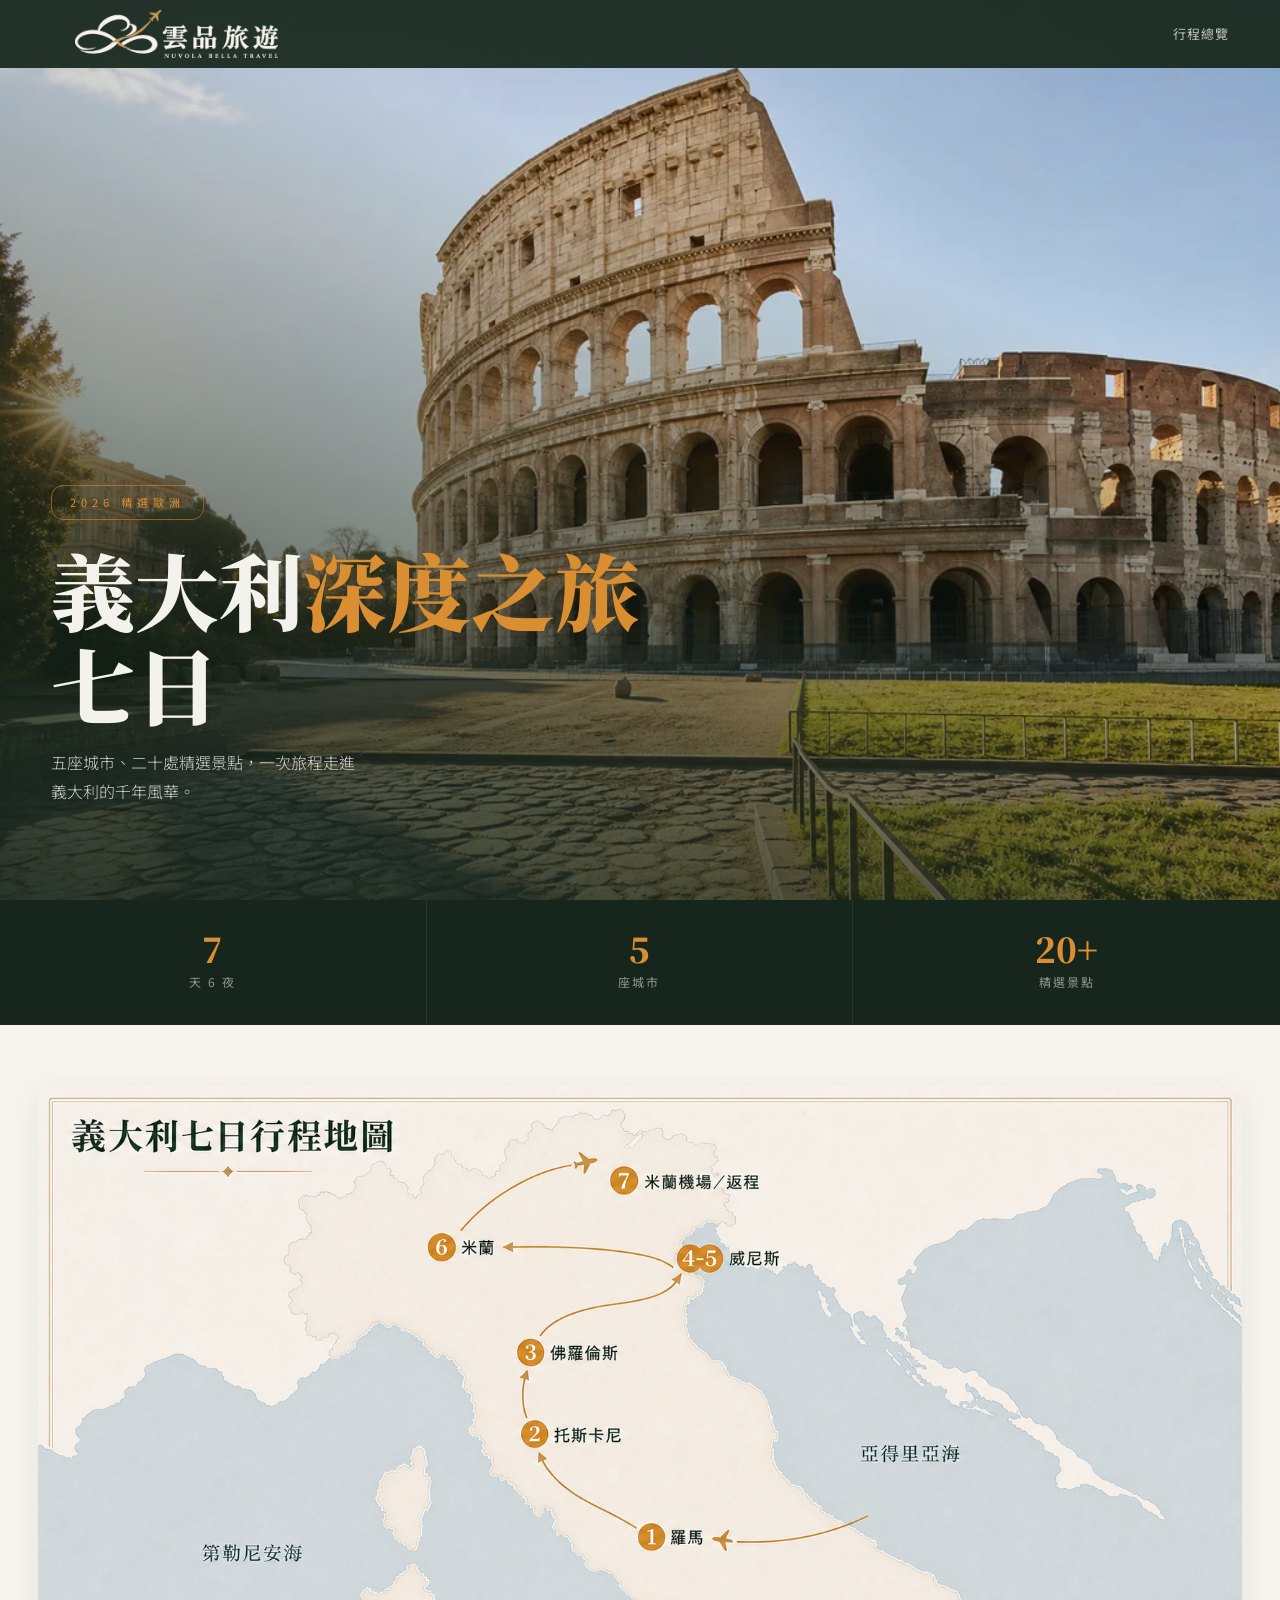
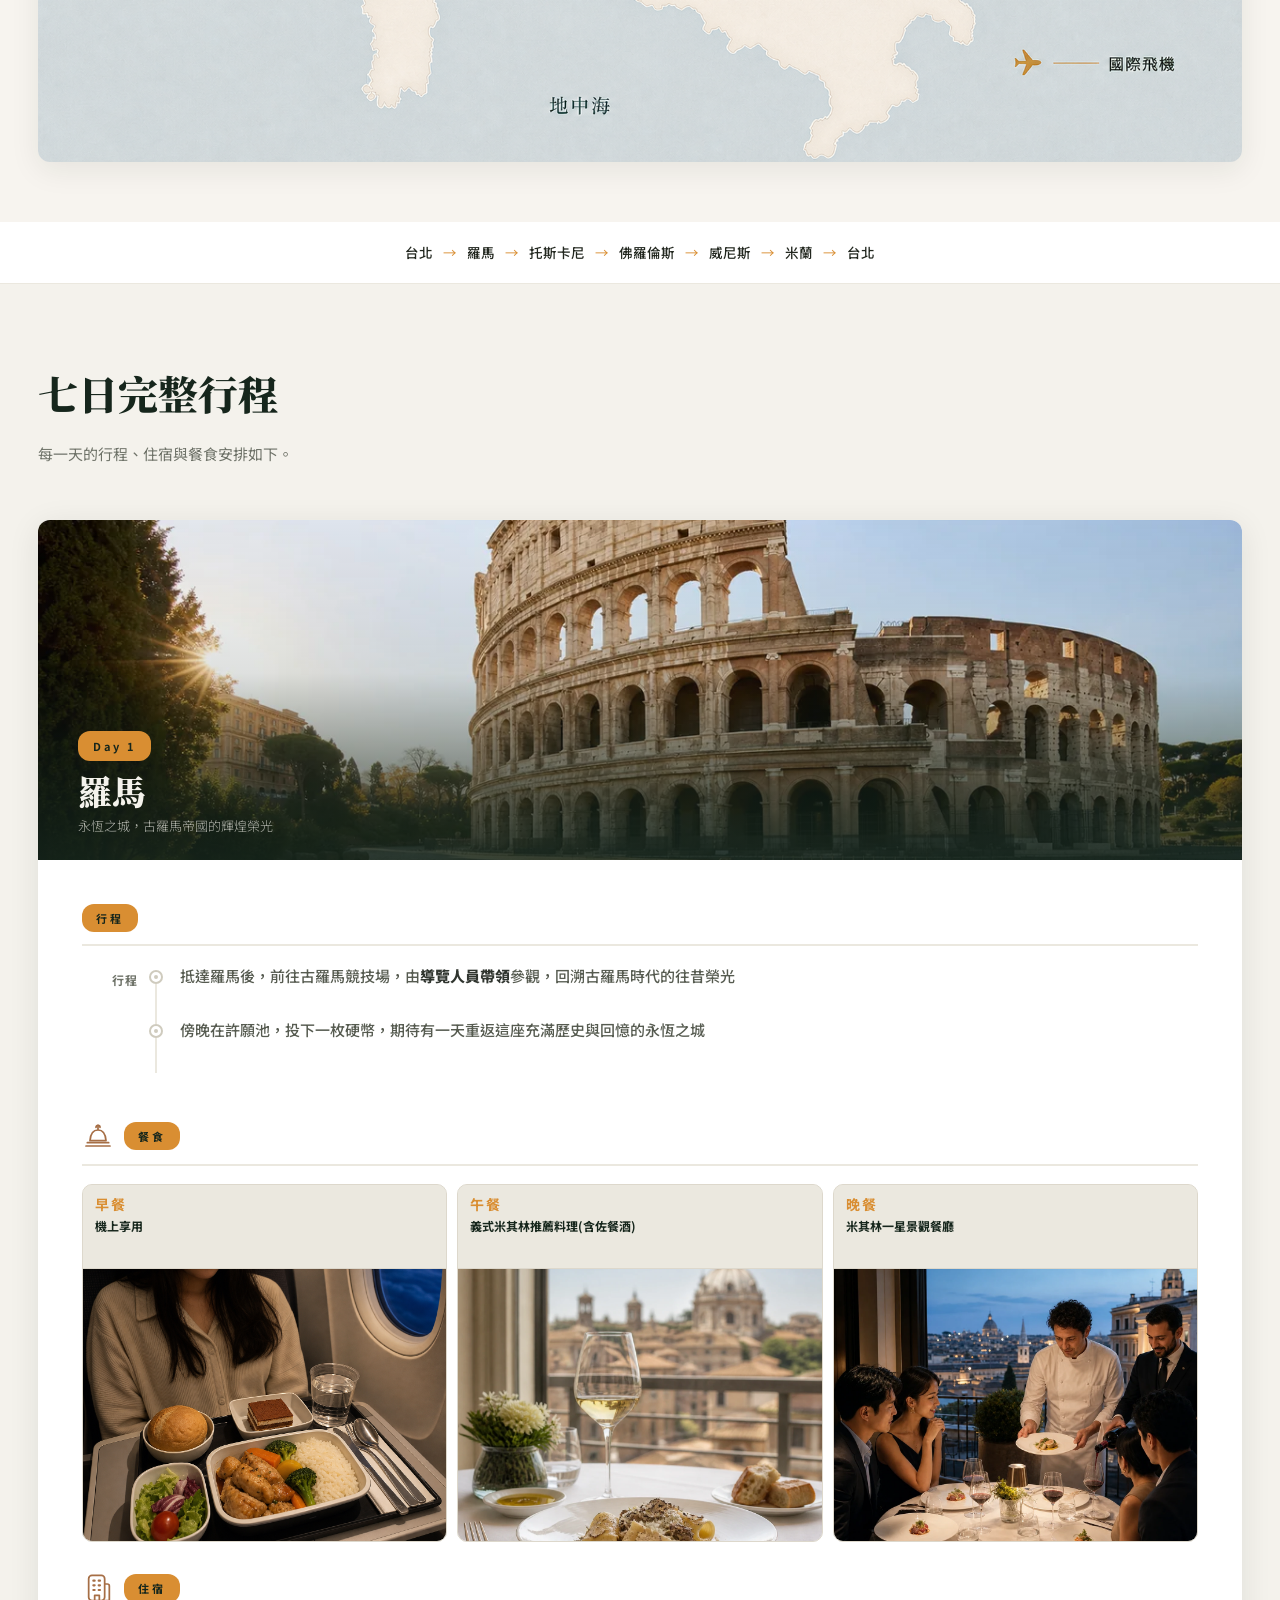
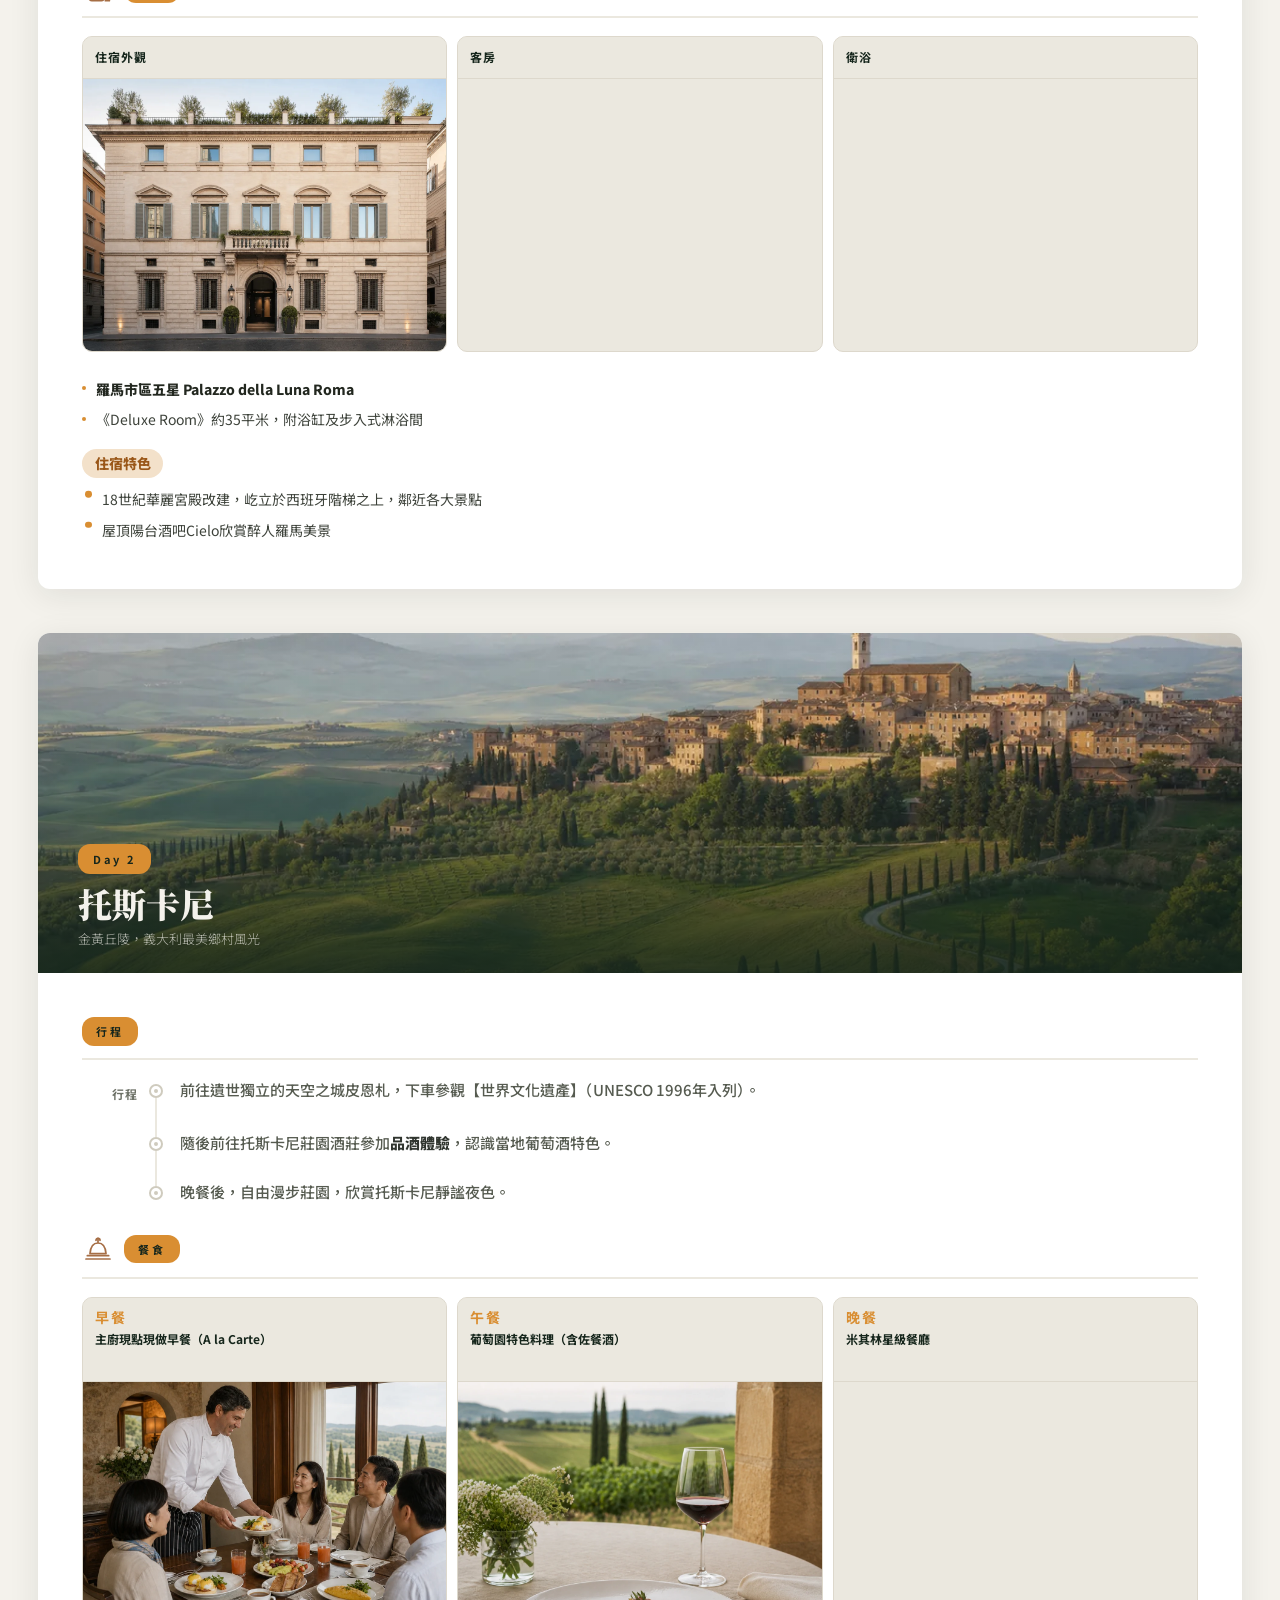
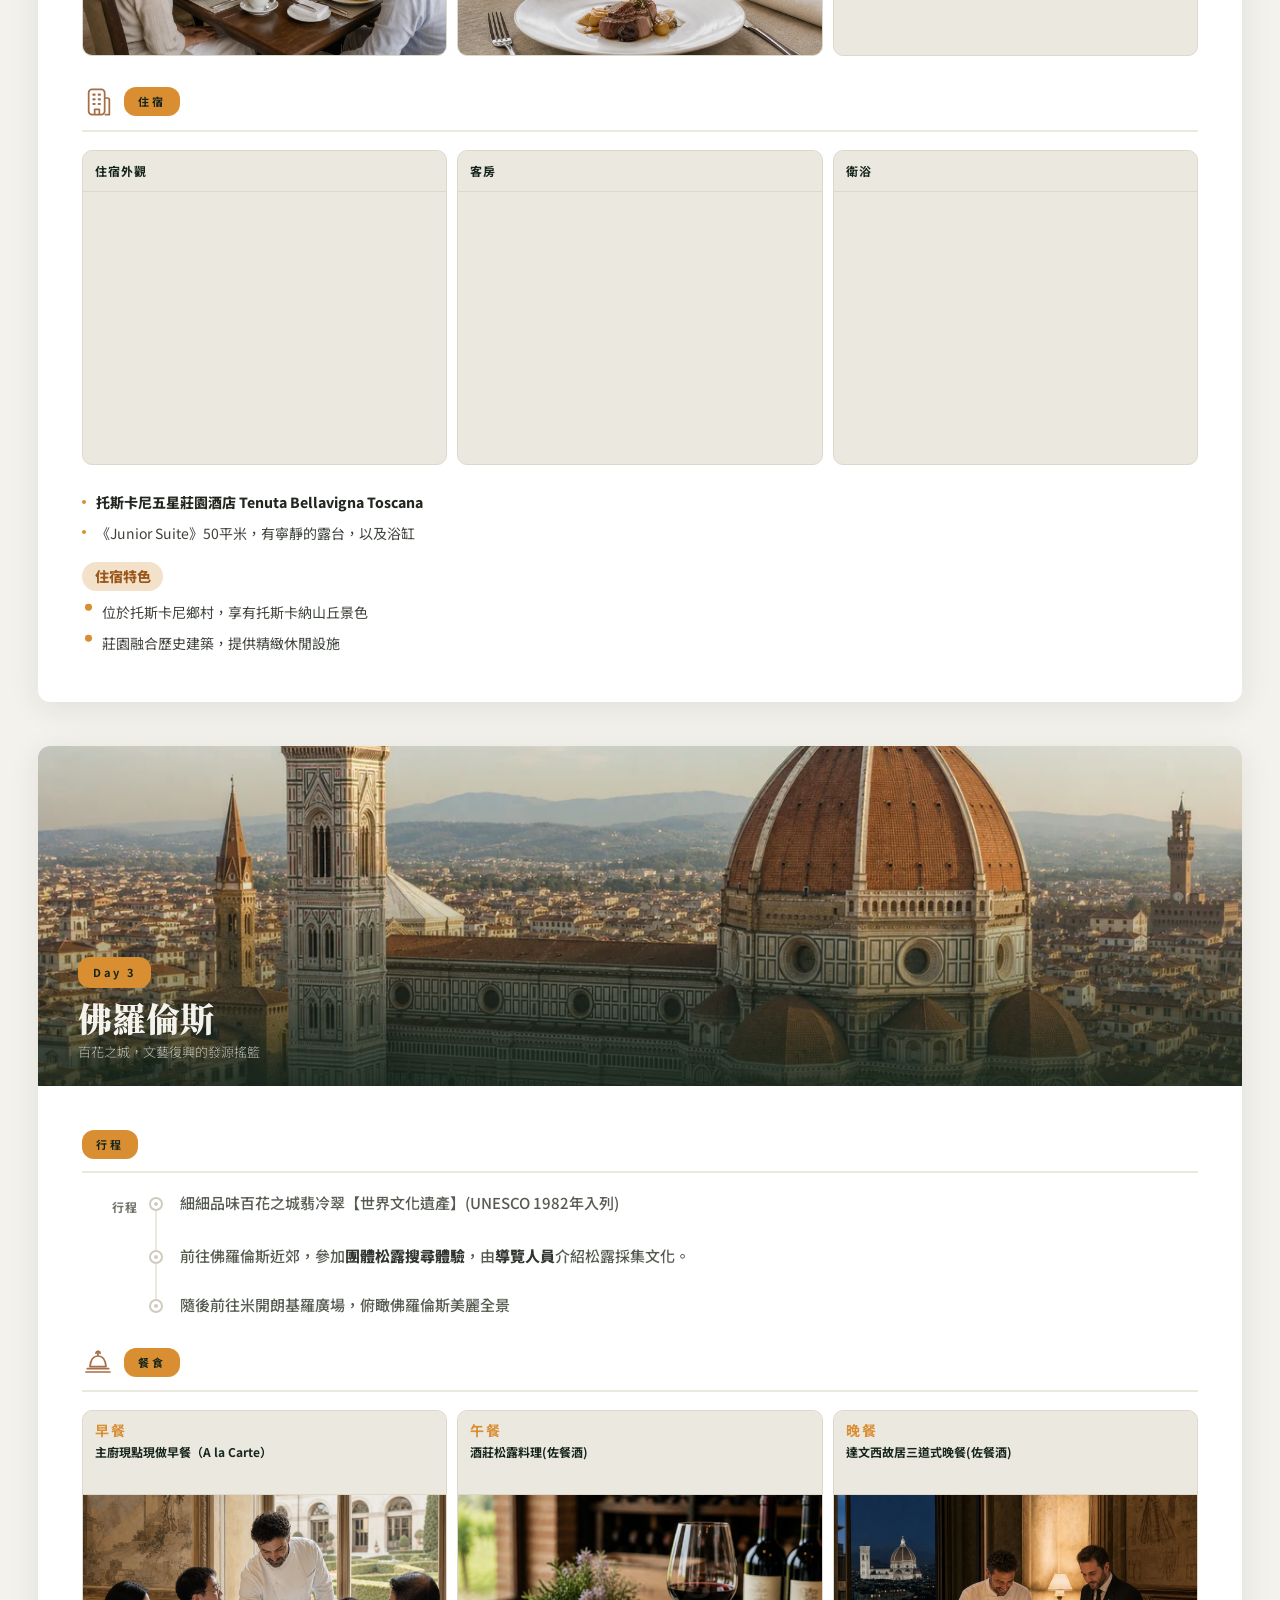
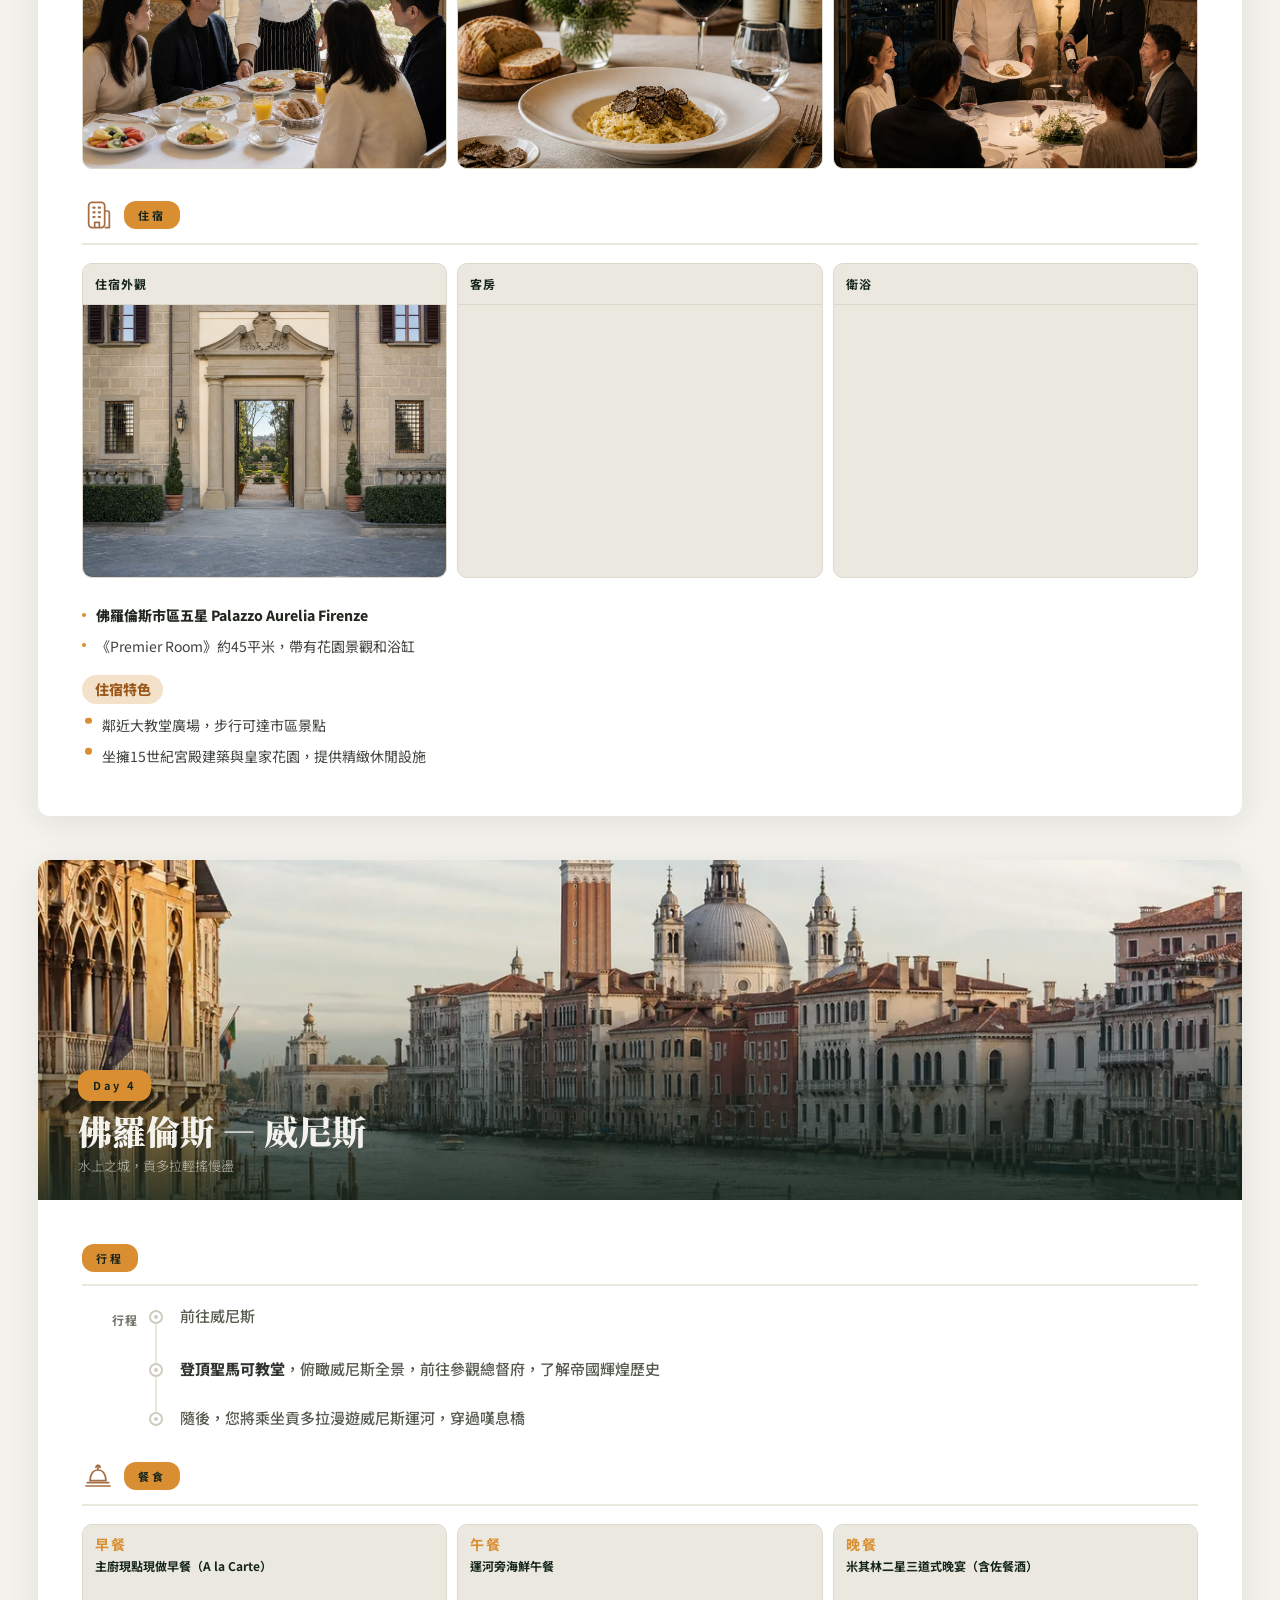
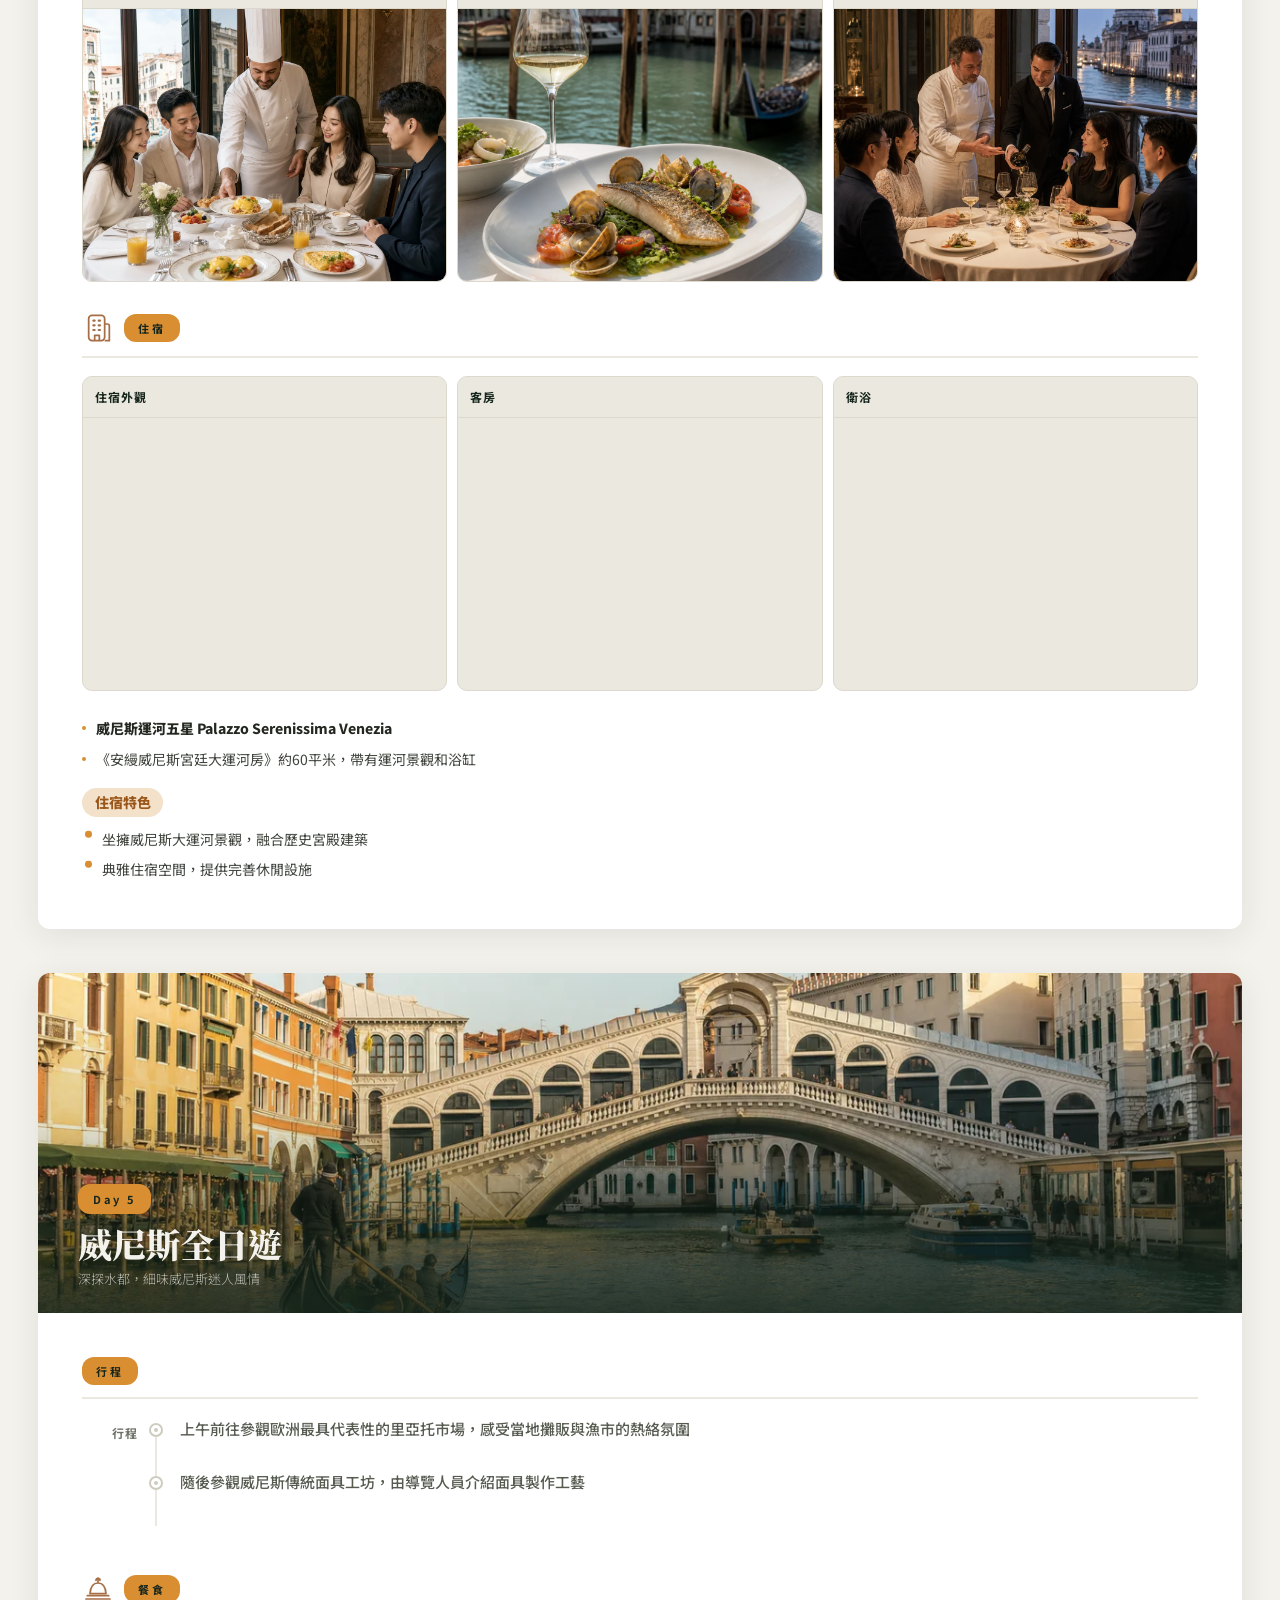
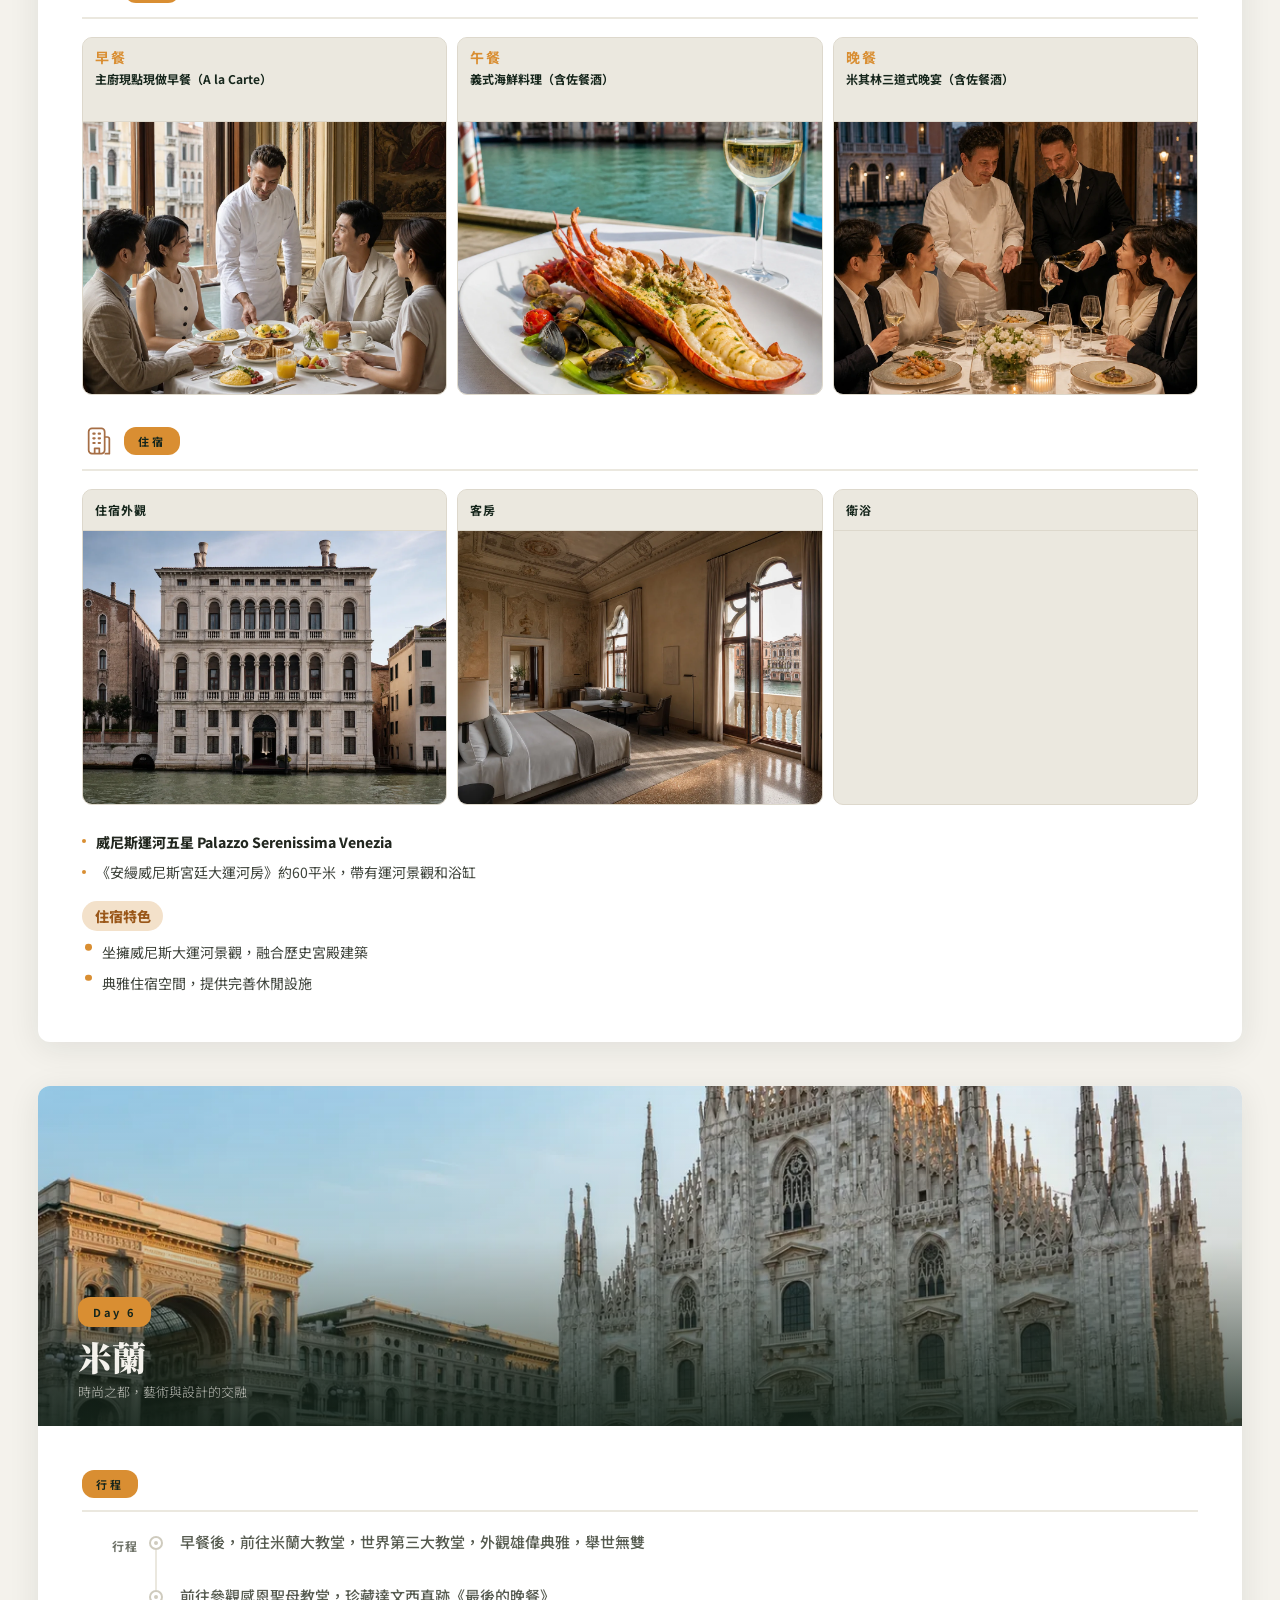
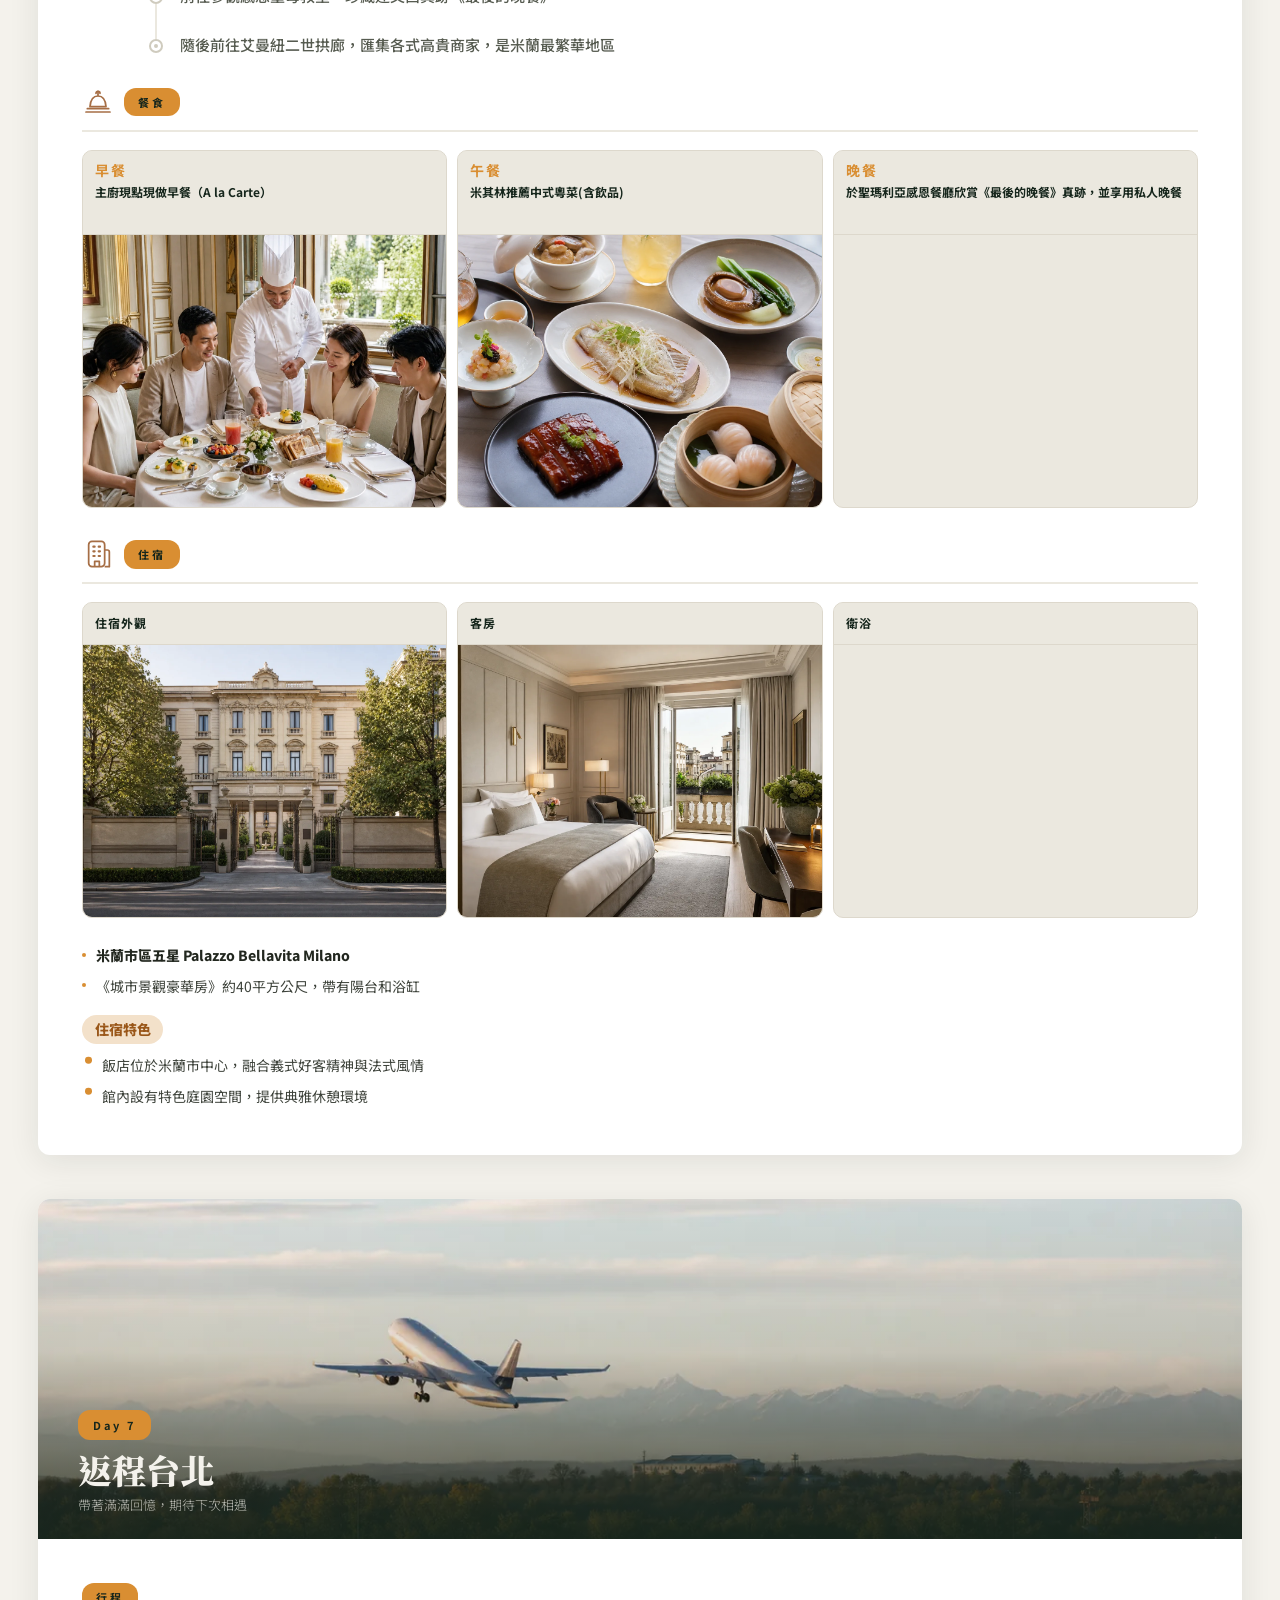
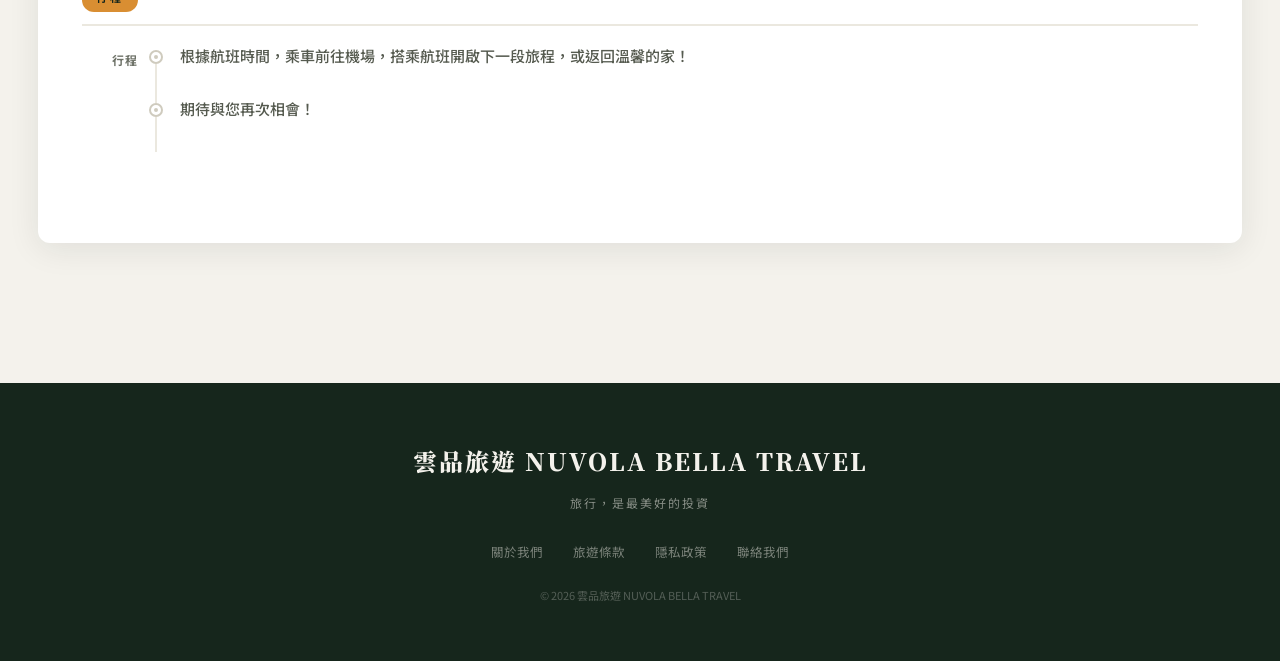
<file: C6.html>
<!DOCTYPE html>
<html lang="zh-TW">
<head>
<meta charset="UTF-8">
<meta name="viewport" content="width=device-width,initial-scale=1.0,viewport-fit=cover">
<title>C6 v41｜雲品旅遊 NUVOLA BELLA TRAVEL</title>
<link href="https://fonts.googleapis.com/css2?family=Noto+Serif+TC:wght@500;600;700;900&amp;family=Noto+Sans+TC:wght@300;400;500;700&amp;display=swap" rel="stylesheet">
<style>
*,*::before,*::after{box-sizing:border-box;margin:0;padding:0}
:root{--green:#16261C;--green2:#1E3326;--bone:#F4F2EC;--bone2:#EBE8DF;--amber:#D98E32;--ink:#22271F;--muted:#6E7268}
html{scroll-behavior:smooth}
body{font-family:'Noto Sans TC',sans-serif;background:var(--bone);color:var(--ink);font-size:15px;line-height:1.85}
nav{position:fixed;top:0;width:100%;z-index:100;height:68px;background:color-mix(in srgb,var(--green) 92%,transparent);backdrop-filter:blur(10px);display:flex;align-items:center;justify-content:space-between;padding:0 clamp(20px,4vw,56px)}
.logo{font-family:'Noto Serif TC',serif;font-weight:900;color:var(--bone);font-size:18px;letter-spacing:1.5px;white-space:nowrap}
.logo span{color:var(--amber)}
.nav-r{display:flex;align-items:center;gap:32px}
.nav-r a{color:rgba(244,242,236,0.75);text-decoration:none;font-size:13px;letter-spacing:1px}
.nav-cta{background:var(--amber);color:var(--green)!important;padding:9px 22px;border-radius:12px;font-weight:700!important}
.hero{min-height:100dvh;position:relative;overflow:hidden;display:flex;align-items:flex-end}
.hero img.bg{position:absolute;inset:0;width:100%;height:100%;object-fit:cover}
.hero-scrim{position:absolute;inset:0;background:linear-gradient(200deg,rgba(22,38,28,0.05) 30%,rgba(22,38,28,0.72) 78%,rgba(22,38,28,0.92) 100%)}
.hero-inner{position:relative;z-index:2;width:100%;max-width:1280px;margin:0 auto;padding:0 clamp(20px,4vw,56px) clamp(48px,7vh,84px)}
.hero-eyebrow{display:inline-block;font-size:11px;letter-spacing:5px;color:var(--amber);border:1px solid color-mix(in srgb,var(--amber) 55%,transparent);padding:6px 18px;border-radius:12px;margin-bottom:22px}
.hero h1{font-family:'Noto Serif TC',serif;font-weight:900;font-size:clamp(40px,7vw,84px);line-height:1.12;color:var(--bone);max-width:14ch}
.hero h1 em{font-style:normal;color:var(--amber)}
.hero p.sub{margin:18px 0 30px;font-size:16px;font-weight:300;color:rgba(244,242,236,0.85);max-width:34ch}
.hero-ctas{display:flex;gap:14px;flex-wrap:wrap}
.btn{font-size:14px;font-weight:700;letter-spacing:1px;padding:15px 38px;border-radius:12px;text-decoration:none;display:inline-block;transition:transform .15s ease}
.btn:active{transform:translateY(1px) scale(0.98)}
.btn-amber{background:var(--amber);color:var(--green)}
.btn-ghost{color:var(--bone);border:1px solid rgba(244,242,236,0.45)}
.facts{background:var(--green);color:var(--bone);display:grid;grid-template-columns:repeat(3,1fr)}
.fact{padding:30px 20px;text-align:center;border-right:1px solid rgba(244,242,236,0.08)}
.fact:last-child{border-right:none}
.fact b{font-family:'Noto Serif TC',serif;font-weight:900;font-size:34px;color:var(--amber);display:block;line-height:1.1}
.fact span{font-size:12px;letter-spacing:2px;color:rgba(244,242,236,0.55)}

/* ── 行程特色一覽（操弄變數等權呈現）── */
.overview{background:var(--bone2);padding:clamp(48px,7vh,72px) clamp(16px,3vw,32px)}
.ov-inner{max-width:1080px;margin:0 auto}
.ov-title{font-family:'Noto Serif TC',serif;font-weight:900;font-size:clamp(26px,3.6vw,36px);color:var(--green);margin-bottom:30px}
.ov-grid{display:grid;grid-template-columns:repeat(3,1fr);gap:18px}
.ov-card{background:#fff;border-radius:12px;padding:28px 26px;border-top:4px solid var(--amber)}
.ov-cat{font-size:12px;font-weight:700;letter-spacing:4px;color:var(--amber);margin-bottom:10px}
.ov-head{font-family:'Noto Serif TC',serif;font-weight:900;font-size:22px;color:var(--green);line-height:1.35;margin-bottom:10px}
.ov-body{font-size:13.5px;color:#565B50;line-height:1.8}

.route{background:#fff;border-bottom:1px solid var(--bone2);padding:18px clamp(20px,4vw,56px);display:flex;justify-content:center;align-items:center;gap:10px;flex-wrap:wrap;font-size:13.5px;color:var(--muted)}
.route b{color:var(--ink);font-weight:500}
.route i{font-style:normal;color:var(--amber)}
main{width:min(100%,1344px);max-width:none;margin:0 auto;padding:clamp(48px,8vh,84px) clamp(16px,3vw,32px) 96px}
.sec-title{font-family:'Noto Serif TC',serif;font-weight:900;font-size:clamp(28px,4vw,40px);color:var(--green);margin-bottom:10px}
.sec-lede{color:var(--muted);max-width:52ch;margin-bottom:52px}
.day{background:#fff;border-radius:12px;overflow:hidden;margin-bottom:44px;box-shadow:0 6px 32px rgba(22,38,28,0.09)}
.day-media{position:relative;height:clamp(220px,36vw,340px);overflow:hidden}
.day-media img{width:100%;height:100%;object-fit:cover;transition:transform .7s ease}
.day:hover .day-media img{transform:scale(1.035)}
.day-media-scrim{position:absolute;inset:0;background:linear-gradient(to top,rgba(22,38,28,0.86),rgba(22,38,28,0.12) 55%,transparent)}
.day-media-text{position:absolute;left:0;right:0;bottom:0;padding:22px clamp(20px,4vw,40px)}
.day-num{display:inline-block;background:var(--amber);color:var(--green);font-size:11px;font-weight:700;letter-spacing:2.5px;padding:5px 15px;border-radius:12px;margin-bottom:10px}
.day-city{font-family:'Noto Serif TC',serif;font-weight:900;font-size:clamp(24px,3.4vw,34px);color:var(--bone);line-height:1.2}
.day-tagline{font-size:13px;font-weight:300;color:rgba(244,242,236,0.72);margin-top:2px}
.day-content{padding:clamp(24px,4vw,44px)}

/* ── 三因子等權區塊 ── */
.fac-block{margin-bottom:30px}
.fac-block:last-child{margin-bottom:0}
.fac-head{display:flex;align-items:center;gap:12px;margin-bottom:18px;padding-bottom:12px;border-bottom:2px solid var(--bone2)}
.fac-tag{background:var(--amber);color:var(--green);font-size:11px;font-weight:700;letter-spacing:3px;padding:4px 14px;border-radius:12px}
.fac-name{font-family:'Noto Serif TC',serif;font-weight:900;font-size:19px;color:var(--green)}
.fac-list{list-style:none}
.fac-list li{font-size:14px;line-height:1.9;color:#3d423a;padding:2px 0 2px 14px;position:relative}
.fac-list li::before{content:'';position:absolute;left:0;top:0.9em;width:4px;height:4px;border-radius:50%;background:var(--amber)}
.fac-cols{display:grid;grid-template-columns:1fr 1fr;gap:32px}
.fac-cols .fac-block{margin-bottom:0}

.timeline{margin-bottom:4px}
.tl-item{display:grid;grid-template-columns:56px 36px 1fr;align-items:start;position:relative;padding-bottom:26px}
.tl-item:last-child{padding-bottom:0}
.tl-item::before{content:'';position:absolute;left:73px;top:20px;bottom:-6px;width:2px;background:var(--bone2)}
.tl-item:last-child::before{display:none}
.tl-time{font-size:12px;font-weight:700;color:var(--muted);letter-spacing:1px;text-align:right;padding-top:5px}
.tl-node{width:10px;height:10px;border-radius:50%;background:#CFCBBE;border:3px solid #fff;box-shadow:0 0 0 2px #CFCBBE;margin:8px auto 0;position:relative;z-index:1}
.tl-node-hl{width:15px;height:15px;background:var(--amber);box-shadow:0 0 0 3px color-mix(in srgb,var(--amber) 30%,transparent);margin-top:7px}
.tl-content{padding-left:6px}
.tl-title{font-size:15px;font-weight:500;color:#565B50;line-height:1.55}
.tl-title-hl{font-family:'Noto Serif TC',serif;font-size:22px;font-weight:900;color:var(--green);line-height:1.4;display:inline;background:linear-gradient(transparent 62%,color-mix(in srgb,var(--amber) 32%,transparent) 62%)}
.tl-desc{font-size:13px;color:var(--muted);line-height:1.75;margin-top:3px}
.tl-hl .tl-desc{color:#565B50;font-size:13.5px}

footer{background:var(--green);color:rgba(244,242,236,0.5);padding:56px clamp(20px,4vw,56px);text-align:center}
.f-logo{font-family:'Noto Serif TC',serif;font-weight:900;color:var(--bone);font-size:24px;letter-spacing:2px;margin-bottom:8px}
.f-logo span{color:var(--amber)}
.f-tag{font-size:12px;letter-spacing:2px;margin-bottom:26px}
.f-links{display:flex;justify-content:center;gap:30px;flex-wrap:wrap;margin-bottom:22px}
.f-links a{color:rgba(244,242,236,0.45);text-decoration:none;font-size:12.5px}
.f-copy{font-size:11px;color:rgba(244,242,236,0.28)}
.reveal{opacity:0;transform:translateY(22px);transition:opacity .7s ease,transform .7s ease}
.reveal.in{opacity:1;transform:none}
.hero-inner>*{opacity:0;transform:translateY(16px);animation:rise .8s ease forwards}
.hero-inner>*:nth-child(2){animation-delay:.12s}
.hero-inner>*:nth-child(3){animation-delay:.24s}
.hero-inner>*:nth-child(4){animation-delay:.36s}
@keyframes rise{to{opacity:1;transform:none}}
@media (prefers-reduced-motion:reduce){
  .reveal{opacity:1;transform:none;transition:none}
  .hero-inner>*{opacity:1;transform:none;animation:none}
  .day-media img,.btn{transition:none}
}
@media(max-width:820px){
  .nav-r a:not(.nav-cta){display:none}
  .facts{grid-template-columns:repeat(2,1fr)}
  .fact:nth-child(2){border-right:none}
  .fact{border-bottom:1px solid rgba(244,242,236,0.08)}
  .fact:nth-child(3),.fact:nth-child(4){border-bottom:none}
  .ov-grid{grid-template-columns:1fr}
  .tl-item{grid-template-columns:44px 30px 1fr}
  .tl-item::before{left:58px}
  .tl-title-hl{font-size:18px}
  .fac-cols{grid-template-columns:1fr;gap:26px}
}
@media(max-width:520px){
  nav{height:58px;padding-left:16px;padding-right:16px}
  .logo{font-size:15px;letter-spacing:1px}
  .nav-cta{padding:8px 14px}
  .hero{min-height:88svh}
  .hero-inner{padding-left:18px;padding-right:18px;padding-bottom:40px}
  .hero h1{font-size:clamp(38px,12vw,54px)}
  .hero p.sub{font-size:15px;line-height:1.7}
  .hero-ctas{display:grid;grid-template-columns:1fr 1fr}
  .btn{padding:13px 12px;text-align:center}
  .fact{padding:22px 10px}
  .fact b{font-size:28px}
  .overview{padding-left:14px;padding-right:14px}
  .ov-card{padding:22px 20px}
  .route{justify-content:flex-start;overflow-x:auto;flex-wrap:nowrap;white-space:nowrap}
  main{padding-left:12px;padding-right:12px;padding-bottom:64px}
  .sec-lede{margin-bottom:32px}
  .day{margin-bottom:28px;border-radius:10px}
  .day-media{height:230px}
  .day-content{padding:22px 18px}
  .tl-item{grid-template-columns:42px 26px 1fr}
  .tl-item::before{left:54px}
  .tl-title{font-size:14px}
  .tl-title-hl{font-size:17px}
  .fac-list li{font-size:13.5px}
  footer{padding-top:44px;padding-bottom:calc(44px + env(safe-area-inset-bottom))}
}


/* Daily image set — shared structure for all 2×2×2 conditions */
.daily-gallery{margin:0 0 34px}
.daily-gallery-title{font-family:'Noto Serif TC',serif;font-size:18px;font-weight:900;color:var(--green);margin-bottom:14px}
.daily-gallery-grid{display:grid;grid-template-columns:repeat(12,1fr);gap:10px}
.daily-shot{position:relative;overflow:hidden;border-radius:10px;background:var(--bone2);min-height:170px}
.daily-shot img{display:block;width:100%;height:100%;object-fit:cover;transition:transform .45s ease}
.daily-shot:hover img{transform:scale(1.025)}
.daily-shot figcaption{position:absolute;left:9px;bottom:9px;padding:5px 10px;border-radius:999px;background:rgba(22,38,28,.82);color:#fff;font-size:11px;letter-spacing:1px;backdrop-filter:blur(6px)}
.daily-shot--wide{grid-column:span 7;min-height:260px}
.daily-shot--side{grid-column:span 5;min-height:260px}
.daily-shot--meal{grid-column:span 4}
.daily-shot--half{grid-column:span 6}
@media(max-width:820px){
  .daily-shot--wide,.daily-shot--side{grid-column:span 6;min-height:210px}
  .daily-shot--meal{grid-column:span 4;min-height:150px}
}
@media(max-width:520px){
  .daily-gallery{margin-bottom:28px}
  .daily-gallery-grid{grid-template-columns:1fr 1fr;gap:8px}
  .daily-shot,.daily-shot--wide,.daily-shot--side,.daily-shot--meal,.daily-shot--half{grid-column:auto;min-height:132px}
  .daily-shot--wide{grid-column:1/-1;min-height:205px}
  .daily-shot figcaption{left:7px;bottom:7px;font-size:10px;padding:4px 8px}
}



/* Images sit inside their corresponding experimental factor blocks. */
.factor-images{display:grid;gap:10px;margin:18px 0 22px}
.factor-images--itinerary{grid-template-columns:1fr;width:min(76%,720px);margin-left:auto;margin-right:auto}
.factor-images--stay,.factor-images--dining{grid-template-columns:repeat(3,1fr)}
.factor-image{position:relative;overflow:hidden;border-radius:10px;background:var(--bone2);height:180px}
.factor-images--itinerary .factor-image{height:auto;aspect-ratio:4/3}
.factor-images--itinerary .factor-image img{object-fit:contain}
.factor-image img{display:block;width:100%;height:100%;object-fit:cover;transition:transform .45s ease}
.factor-image:hover img{transform:scale(1.025)}
.factor-image figcaption{position:absolute;left:9px;bottom:9px;padding:5px 10px;border-radius:999px;background:rgba(22,38,28,.82);color:#fff;font-size:11px;letter-spacing:1px;backdrop-filter:blur(6px)}
@media(max-width:820px){
  .facts{grid-template-columns:repeat(3,1fr)}
  .fact,.fact:nth-child(2),.fact:nth-child(3){border-right:1px solid rgba(244,242,236,0.08);border-bottom:none}
  .fact:last-child{border-right:none}
  .factor-images--itinerary .factor-image{height:auto;aspect-ratio:4/3}
  .factor-images--itinerary{width:min(88%,620px)}
  .factor-image{height:150px}
}
@media(max-width:520px){
  .factor-images{gap:8px;margin:14px 0 18px}
  .factor-images--itinerary .factor-image{height:auto;aspect-ratio:4/3}
  .factor-images--itinerary{width:100%}
  .factor-images--stay,.factor-images--dining{grid-template-columns:1fr 1fr}
  .factor-images--stay .factor-image:first-child,
  .factor-images--dining .factor-image:first-child{grid-column:1/-1;height:190px}
  .factor-image{height:132px}
  .factor-image figcaption{left:7px;bottom:7px;font-size:10px;padding:4px 8px}
}



.fac-icon{width:32px;height:32px;flex:0 0 32px;object-fit:contain}
.fac-head--with-icon{gap:10px}
@media(max-width:520px){
  .fac-icon{width:28px;height:28px;flex-basis:28px}
}


.route-map{background:#f7f4ef;padding:clamp(26px,5vw,60px) clamp(12px,3vw,32px)}
.route-map-inner{max-width:1280px;margin:0 auto}
.route-map img{display:block;width:100%;height:auto;object-fit:contain;border-radius:12px;box-shadow:0 8px 30px rgba(22,38,28,.08)}
/* v03 確認版：移除行程景點圖片；住宿與餐食圖片統一 4:3 */
.factor-images--itinerary{display:none}
.factor-images--stay .factor-image,.factor-images--dining .factor-image{height:auto!important;aspect-ratio:4/3}
.factor-images--stay .factor-image img,.factor-images--dining .factor-image img{object-fit:cover}
@media(max-width:520px){
  .route-map{padding:18px 10px}
  .route-map img{border-radius:8px}
}
/* v04B：文字置於圖片上方的暖灰標題列 */
.factor-image{height:auto!important;aspect-ratio:auto!important;display:flex;flex-direction:column;background:var(--bone2);border:1px solid #ddd8cc}
.factor-image img{width:100%;aspect-ratio:4/3;height:auto;object-fit:cover;order:2}
.factor-image figcaption{position:static;order:1;padding:9px 12px;border-radius:0;background:var(--bone2);color:var(--green);font-size:12px;font-weight:700;letter-spacing:1px;backdrop-filter:none;border-bottom:1px solid #ddd8cc}
main .day:last-of-type .day-content > .fac-block:last-child{display:none}
/* v05：第 3 天餐食以「餐別＋內容」顯示於圖上標題列 */
.factor-images[aria-label="第 3 天dining圖片"] figcaption{min-height:70px;display:flex;flex-direction:column;justify-content:center;gap:2px;line-height:1.45;letter-spacing:0}
.factor-images[aria-label="第 3 天dining圖片"] figcaption strong{color:var(--amber);font-size:11px;letter-spacing:2px}
.factor-images[aria-label="第 3 天dining圖片"] figcaption span{color:var(--green);font-size:12px}

/* v06：全日餐食標題與區塊順序 */
.factor-images--dining figcaption{min-height:70px;display:flex;flex-direction:column;justify-content:center;gap:2px;line-height:1.45;letter-spacing:0}
.factor-images--dining figcaption strong{color:var(--amber);font-size:11px;letter-spacing:2px}
.factor-images--dining figcaption span{color:var(--green);font-size:12px}
.day-content > .fac-block{margin-bottom:30px}
.day-content > .fac-block:last-child{margin-bottom:0}

/* v17: confirmed v16 presentation applied to all 2x2x2 conditions */
.logo{display:flex;align-items:center;height:56px;padding:0;background:transparent;overflow:hidden;font-size:0;letter-spacing:0}
.logo img{display:block;width:clamp(180px,22vw,250px);height:48px;object-fit:contain}
.factor-images--dining + .fac-list{display:none}
.factor-images--stay .factor-image img,.factor-images--dining .factor-image img{object-fit:cover!important;object-position:center;background:transparent}
.factor-images--stay + .fac-list > li:first-child{font-weight:800;color:var(--ink)}
.factor-images--stay + .fac-list li.stay-feature-title{display:inline-flex;align-items:center;width:auto;margin:.85rem 0 .4rem;padding:.38rem .78rem;border-radius:999px;background:#f3e1ca;color:#9a5719;font-size:.88rem;font-weight:800;line-height:1.2}
.factor-images--stay + .fac-list li.stay-feature-title::before{content:none;display:none}
.factor-images--stay + .fac-list li.stay-feature{position:relative;padding-left:1.25rem}
.factor-images--stay + .fac-list li.stay-feature::before{content:"";display:block;position:absolute;left:.18rem;top:.72em;width:.42rem;height:.42rem;border-radius:50%;background:var(--amber);transform:translateY(-50%)}
@media(max-width:520px){
  .logo{height:50px;padding:0;background:transparent}
  .logo img{width:165px;height:42px}
}


/* v26: attached-PDF blue itinerary phrases rendered in confirmed style */
.timeline .itinerary-emphasis{font-weight:800;color:#30352F}


/* v40: compact aligned meal labels and description rows */
.factor-images.factor-images--dining figcaption{height:84px;min-height:84px;display:grid;grid-template-rows:22px 1fr;align-content:start;justify-content:stretch;gap:2px;padding:8px 12px}
.factor-images.factor-images--dining figcaption strong{align-self:start;font-size:14px;line-height:22px;letter-spacing:2px}
.factor-images.factor-images--dining figcaption span{align-self:start;font-size:12px;line-height:1.45}
@media(max-width:520px){
  .factor-images--dining .factor-image:first-child figcaption{height:82px;min-height:82px}
  .factor-images--dining .factor-image:nth-child(n+2) figcaption{height:108px;min-height:108px}
}
/* v31: make the regular Day 5 guide label visibly heavier */
.timeline .itinerary-emphasis--guide{font-weight:800}

</style>
<link rel="stylesheet" href="responsive.css">
</head>
<body data-condition="C6" data-accommodation="high" data-itinerary="low" data-dining="high" data-version="v41-day3-meal-caption-specificity-fix">
<nav>
<div class="logo"><img src="assets/brand/YunPin_NuvolaBella_DarkBackground_Transparent_V5.png" alt="雲品旅遊 NUVOLA BELLA TRAVEL"></div>
  <div class="nav-r">
    <a href="#itinerary">行程總覽</a>
    </div>
</nav>
<header class="hero">
  <img class="bg" src="assets/day01/D1_Hero.webp" alt="羅馬競技場">
  <div class="hero-scrim"></div>
  <div class="hero-inner">
    <span class="hero-eyebrow">2026 精選歐洲</span>
    <h1>義大利<em>深度之旅</em><br>七日</h1>
    <p class="sub">五座城市、二十處精選景點，一次旅程走進義大利的千年風華。</p>
  </div>
</header>
<section class="facts">
  <div class="fact"><b>7</b><span>天 6 夜</span></div>
  <div class="fact"><b>5</b><span>座城市</span></div>
  <div class="fact"><b>20+</b><span>精選景點</span></div>
</section>
<section class="route-map" aria-label="義大利七日行程地圖"><div class="route-map-inner"><img src="assets/map/italy-7day-map_website-style_v29.png" alt="網站風格義大利七日行程地圖：羅馬、托斯卡尼、佛羅倫斯、威尼斯、米蘭及返程路線" loading="eager" decoding="async"></div></section><div id="overview"></div>

    <div class="route">
  <b>台北</b><i>→</i><b>羅馬</b><i>→</i><b>托斯卡尼</b><i>→</i><b>佛羅倫斯</b><i>→</i><b>威尼斯</b><i>→</i><b>米蘭</b><i>→</i><b>台北</b>
</div>
<main id="itinerary">
  <h2 class="sec-title">七日完整行程</h2>
  <p class="sec-lede">每一天的行程、住宿與餐食安排如下。</p>
  
        <article class="day reveal">
          <div class="day-media">
            <img src="assets/day01/D1_Hero.webp" alt="羅馬" loading="lazy">
            <div class="day-media-scrim"></div>
            <div class="day-media-text">
              <span class="day-num">Day 1</span>
              <h3 class="day-city">羅馬</h3>
              <p class="day-tagline">永恆之城，古羅馬帝國的輝煌榮光</p>
            </div>
          </div>
          <div class="day-content">
            
            <div class="fac-block">
              <div class="fac-head"><span class="fac-tag">行程</span></div><div class="factor-images factor-images--itinerary" aria-label="第 1 天itinerary圖片"><figure class="factor-image"><img src="assets/day01/D1_Itinerary_Regular.webp" alt="第 1 天今日行程" loading="lazy" decoding="async"><figcaption>今日行程</figcaption></figure></div>
              <div class="timeline"><div class="tl-item"><div class="tl-time">行程</div><div class="tl-node"></div><div class="tl-content"><div class="tl-title">抵達羅馬後，前往古羅馬競技場，由<strong class="itinerary-emphasis">導覽人員帶領</strong>參觀，回溯古羅馬時代的往昔榮光</div></div></div><div class="tl-item"><div class="tl-time"></div><div class="tl-node"></div><div class="tl-content"><div class="tl-title">傍晚在許願池，投下一枚硬幣，期待有一天重返這座充滿歷史與回憶的永恆之城</div></div></div><div class="tl-item" aria-hidden="true" style="visibility:hidden"><div class="tl-time"></div><div class="tl-node"></div><div class="tl-content"><div class="tl-title"> </div></div></div></div></div>
            <div class="fac-block">
                <div class="fac-head fac-head--with-icon"><img class="fac-icon" src="assets/icons/dining.svg" alt="" aria-hidden="true"><span class="fac-tag">餐食</span></div><div class="factor-images factor-images--dining" aria-label="第 1 天dining圖片"><figure class="factor-image"><img src="assets/day01/D1_Breakfast_Universal_v09.png" alt="第 1 天早餐：機上享用" loading="lazy" decoding="async"><figcaption><strong>早餐</strong><span>機上享用</span></figcaption></figure><figure class="factor-image"><img src="assets/day01/D1_Lunch_Luxury.webp" alt="第 1 天午餐：義式米其林推薦料理(含佐餐酒)" loading="lazy" decoding="async"><figcaption><strong>午餐</strong><span>義式米其林推薦料理(含佐餐酒)</span></figcaption></figure><figure class="factor-image"><img src="assets/day01/D1_Dinner_Luxury.webp" alt="第 1 天晚餐：米其林一星景觀餐廳" loading="lazy" decoding="async"><figcaption><strong>晚餐</strong><span>米其林一星景觀餐廳</span></figcaption></figure></div>
                <ul class="fac-list"><li>餐廳鄰近西班牙階梯，提供精緻義式料理，搭配主廚特色介紹，氣氛優雅迷人</li></ul></div>
            <div class="fac-block">
                <div class="fac-head fac-head--with-icon"><img class="fac-icon" src="assets/icons/hotel.svg" alt="" aria-hidden="true"><span class="fac-tag">住宿</span></div><div class="factor-images factor-images--stay" aria-label="第 1 天stay圖片"><figure class="factor-image"><img src="assets/day01/D1_Hotel_Exterior_Luxury.webp" alt="第 1 天住宿外觀" loading="lazy" decoding="async"><figcaption>住宿外觀</figcaption></figure><figure class="factor-image"><img src="assets/day01/D1_Room_Luxury.webp" alt="第 1 天客房" loading="lazy" decoding="async"><figcaption>客房</figcaption></figure><figure class="factor-image"><img src="assets/day01/D1_Bathroom_Luxury.webp" alt="第 1 天衛浴" loading="lazy" decoding="async"><figcaption>衛浴</figcaption></figure></div>
                <ul class="fac-list"><li>羅馬市區五星 Palazzo della Luna Roma</li><li>《Deluxe Room》約35平米，附浴缸及步入式淋浴間</li><li class="stay-feature-title">住宿特色</li><li class="stay-feature">18世紀華麗宮殿改建，屹立於西班牙階梯之上，鄰近各大景點</li><li class="stay-feature">屋頂陽台酒吧Cielo欣賞醉人羅馬美景</li></ul></div>
              </div>
        </article>
        <article class="day reveal">
          <div class="day-media">
            <img src="assets/day02/D2_Hero.webp" alt="托斯卡尼" loading="lazy">
            <div class="day-media-scrim"></div>
            <div class="day-media-text">
              <span class="day-num">Day 2</span>
              <h3 class="day-city">托斯卡尼</h3>
              <p class="day-tagline">金黃丘陵，義大利最美鄉村風光</p>
            </div>
          </div>
          <div class="day-content">
            
            <div class="fac-block">
              <div class="fac-head"><span class="fac-tag">行程</span></div><div class="factor-images factor-images--itinerary" aria-label="第 2 天itinerary圖片"><figure class="factor-image"><img src="assets/day02/D2_Itinerary_Regular.webp" alt="第 2 天今日行程" loading="lazy" decoding="async"><figcaption>今日行程</figcaption></figure></div>
              <div class="timeline"><div class="tl-item"><div class="tl-time">行程</div><div class="tl-node"></div><div class="tl-content"><div class="tl-title">前往遺世獨立的天空之城皮恩札，下車參觀【世界文化遺產】（UNESCO 1996年入列）。</div></div></div><div class="tl-item"><div class="tl-time"></div><div class="tl-node"></div><div class="tl-content"><div class="tl-title">隨後前往托斯卡尼莊園酒莊參加<strong class="itinerary-emphasis">品酒體驗</strong>，認識當地葡萄酒特色。</div></div></div><div class="tl-item"><div class="tl-time"></div><div class="tl-node"></div><div class="tl-content"><div class="tl-title">晚餐後，自由漫步莊園，欣賞托斯卡尼靜謐夜色。</div></div></div></div></div>
            <div class="fac-block">
                <div class="fac-head fac-head--with-icon"><img class="fac-icon" src="assets/icons/dining.svg" alt="" aria-hidden="true"><span class="fac-tag">餐食</span></div><div class="factor-images factor-images--dining" aria-label="第 2 天dining圖片"><figure class="factor-image"><img src="assets/day02/D2_Breakfast_Luxury.webp" alt="第 2 天早餐：主廚現點現做早餐（A la Carte）" loading="lazy" decoding="async"><figcaption><strong>早餐</strong><span>主廚現點現做早餐（A la Carte）</span></figcaption></figure><figure class="factor-image"><img src="assets/day02/D2_Lunch_Luxury.webp" alt="第 2 天午餐：葡萄園特色料理（含佐餐酒）" loading="lazy" decoding="async"><figcaption><strong>午餐</strong><span>葡萄園特色料理（含佐餐酒）</span></figcaption></figure><figure class="factor-image"><img src="assets/day02/D2_Dinner_Luxury.webp" alt="第 2 天晚餐：米其林星級餐廳" loading="lazy" decoding="async"><figcaption><strong>晚餐</strong><span>米其林星級餐廳</span></figcaption></figure></div>
                <ul class="fac-list"><li>餐廳位於托斯卡尼莊園，提供精緻義式料理，由主廚介紹當日特色餐點</li></ul></div>
            <div class="fac-block">
                <div class="fac-head fac-head--with-icon"><img class="fac-icon" src="assets/icons/hotel.svg" alt="" aria-hidden="true"><span class="fac-tag">住宿</span></div><div class="factor-images factor-images--stay" aria-label="第 2 天stay圖片"><figure class="factor-image"><img src="assets/day02/D2_Hotel_Exterior_Luxury.webp" alt="第 2 天住宿外觀" loading="lazy" decoding="async"><figcaption>住宿外觀</figcaption></figure><figure class="factor-image"><img src="assets/day02/D2_Room_Luxury.webp" alt="第 2 天客房" loading="lazy" decoding="async"><figcaption>客房</figcaption></figure><figure class="factor-image"><img src="assets/day02/D2_Bathroom_Luxury.webp" alt="第 2 天衛浴" loading="lazy" decoding="async"><figcaption>衛浴</figcaption></figure></div>
                <ul class="fac-list"><li>托斯卡尼五星莊園酒店 Tenuta Bellavigna Toscana</li><li>《Junior Suite》50平米，有寧靜的露台，以及浴缸</li><li class="stay-feature-title">住宿特色</li><li class="stay-feature">位於托斯卡尼鄉村，享有托斯卡納山丘景色</li><li class="stay-feature">莊園融合歷史建築，提供精緻休閒設施</li></ul></div>
              </div>
        </article>
        <article class="day reveal">
          <div class="day-media">
            <img src="assets/day03/D3_Hero.webp" alt="佛羅倫斯" loading="lazy">
            <div class="day-media-scrim"></div>
            <div class="day-media-text">
              <span class="day-num">Day 3</span>
              <h3 class="day-city">佛羅倫斯</h3>
              <p class="day-tagline">百花之城，文藝復興的發源搖籃</p>
            </div>
          </div>
          <div class="day-content">
            
            <div class="fac-block">
              <div class="fac-head"><span class="fac-tag">行程</span></div><div class="factor-images factor-images--itinerary" aria-label="第 3 天itinerary圖片"><figure class="factor-image"><img src="assets/day03/D3_Itinerary_Regular.webp" alt="第 3 天今日行程" loading="lazy" decoding="async"><figcaption>今日行程</figcaption></figure></div>
              <div class="timeline"><div class="tl-item"><div class="tl-time">行程</div><div class="tl-node"></div><div class="tl-content"><div class="tl-title">細細品味百花之城翡冷翠【世界文化遺產】(UNESCO 1982年入列)</div></div></div><div class="tl-item"><div class="tl-time"></div><div class="tl-node"></div><div class="tl-content"><div class="tl-title">前往佛羅倫斯近郊，參加<strong class="itinerary-emphasis">團體松露搜尋體驗</strong>，由<strong class="itinerary-emphasis itinerary-emphasis--guide">導覽人員</strong>介紹松露採集文化。</div></div></div><div class="tl-item"><div class="tl-time"></div><div class="tl-node"></div><div class="tl-content"><div class="tl-title">隨後前往米開朗基羅廣場，俯瞰佛羅倫斯美麗全景</div></div></div></div></div>
            <div class="fac-block">
                <div class="fac-head fac-head--with-icon"><img class="fac-icon" src="assets/icons/dining.svg" alt="" aria-hidden="true"><span class="fac-tag">餐食</span></div><div class="factor-images factor-images--dining" aria-label="第 3 天dining圖片"><figure class="factor-image"><img src="assets/day03/D3_Breakfast_Luxury.webp" alt="第 3 天早餐：主廚現點現做早餐（A la Carte）" loading="lazy" decoding="async"><figcaption><strong>早餐</strong><span>主廚現點現做早餐（A la Carte）</span></figcaption></figure><figure class="factor-image"><img src="assets/day03/D3_Lunch_Luxury.webp" alt="第 3 天午餐：酒莊松露料理(佐餐酒)" loading="lazy" decoding="async"><figcaption><strong>午餐</strong><span>酒莊松露料理(佐餐酒)</span></figcaption></figure><figure class="factor-image"><img src="assets/day03/D3_Dinner_Luxury.webp" alt="第 3 天晚餐：達文西故居三道式晚餐(佐餐酒)" loading="lazy" decoding="async"><figcaption><strong>晚餐</strong><span>達文西故居三道式晚餐(佐餐酒)</span></figcaption></figure></div>
                <ul class="fac-list"><li>餐廳位於達文西故居，提供三道饗宴，由主廚介紹今日特色餐點</li></ul></div>
            <div class="fac-block">
                <div class="fac-head fac-head--with-icon"><img class="fac-icon" src="assets/icons/hotel.svg" alt="" aria-hidden="true"><span class="fac-tag">住宿</span></div><div class="factor-images factor-images--stay" aria-label="第 3 天stay圖片"><figure class="factor-image"><img src="assets/day03/D3_Hotel_Exterior_Luxury.webp" alt="第 3 天住宿外觀" loading="lazy" decoding="async"><figcaption>住宿外觀</figcaption></figure><figure class="factor-image"><img src="assets/day03/D3_Room_Luxury.webp" alt="第 3 天客房" loading="lazy" decoding="async"><figcaption>客房</figcaption></figure><figure class="factor-image"><img src="assets/day03/D3_Bathroom_Luxury.webp" alt="第 3 天衛浴" loading="lazy" decoding="async"><figcaption>衛浴</figcaption></figure></div>
                <ul class="fac-list"><li>佛羅倫斯市區五星 Palazzo Aurelia Firenze</li><li>《Premier Room》約45平米，帶有花園景觀和浴缸</li><li class="stay-feature-title">住宿特色</li><li class="stay-feature">鄰近大教堂廣場，步行可達市區景點</li><li class="stay-feature">坐擁15世紀宮殿建築與皇家花園，提供精緻休閒設施</li></ul></div>
              </div>
        </article>
        <article class="day reveal">
          <div class="day-media">
            <img src="assets/day04/D4_Hero.webp" alt="佛羅倫斯 — 威尼斯" loading="lazy">
            <div class="day-media-scrim"></div>
            <div class="day-media-text">
              <span class="day-num">Day 4</span>
              <h3 class="day-city">佛羅倫斯 — 威尼斯</h3>
              <p class="day-tagline">水上之城，貢多拉輕搖慢盪</p>
            </div>
          </div>
          <div class="day-content">
            
            <div class="fac-block">
              <div class="fac-head"><span class="fac-tag">行程</span></div><div class="factor-images factor-images--itinerary" aria-label="第 4 天itinerary圖片"><figure class="factor-image"><img src="assets/day04/D4_Itinerary_Regular.webp" alt="第 4 天今日行程" loading="lazy" decoding="async"><figcaption>今日行程</figcaption></figure></div>
              <div class="timeline"><div class="tl-item"><div class="tl-time">行程</div><div class="tl-node"></div><div class="tl-content"><div class="tl-title">前往威尼斯</div></div></div><div class="tl-item"><div class="tl-time"></div><div class="tl-node"></div><div class="tl-content"><div class="tl-title"><strong class="itinerary-emphasis">登頂聖馬可教堂</strong>，俯瞰威尼斯全景，前往參觀總督府，了解帝國輝煌歷史</div></div></div><div class="tl-item"><div class="tl-time"></div><div class="tl-node"></div><div class="tl-content"><div class="tl-title">隨後，您將乘坐貢多拉漫遊威尼斯運河，穿過嘆息橋</div></div></div></div></div>
            <div class="fac-block">
                <div class="fac-head fac-head--with-icon"><img class="fac-icon" src="assets/icons/dining.svg" alt="" aria-hidden="true"><span class="fac-tag">餐食</span></div><div class="factor-images factor-images--dining" aria-label="第 4 天dining圖片"><figure class="factor-image"><img src="assets/day04/D4_Breakfast_Luxury.webp" alt="第 4 天早餐：主廚現點現做早餐（A la Carte）" loading="lazy" decoding="async"><figcaption><strong>早餐</strong><span>主廚現點現做早餐（A la Carte）</span></figcaption></figure><figure class="factor-image"><img src="assets/day04/D4_Lunch_Luxury.webp" alt="第 4 天午餐：運河旁海鮮午餐" loading="lazy" decoding="async"><figcaption><strong>午餐</strong><span>運河旁海鮮午餐</span></figcaption></figure><figure class="factor-image"><img src="assets/day04/D4_Dinner_Luxury.webp" alt="第 4 天晚餐：米其林二星三道式晚宴（含佐餐酒）" loading="lazy" decoding="async"><figcaption><strong>晚餐</strong><span>米其林二星三道式晚宴（含佐餐酒）</span></figcaption></figure></div>
                <ul class="fac-list"><li>餐廳位於威尼斯運河畔，提供精緻義式料理，由主廚介紹今日特色餐點</li></ul></div>
            <div class="fac-block">
                <div class="fac-head fac-head--with-icon"><img class="fac-icon" src="assets/icons/hotel.svg" alt="" aria-hidden="true"><span class="fac-tag">住宿</span></div><div class="factor-images factor-images--stay" aria-label="第 4 天stay圖片"><figure class="factor-image"><img src="assets/day04/D4_Hotel_Exterior_Luxury.webp" alt="第 4 天住宿外觀" loading="lazy" decoding="async"><figcaption>住宿外觀</figcaption></figure><figure class="factor-image"><img src="assets/day04/D4_Room_Luxury.webp" alt="第 4 天客房" loading="lazy" decoding="async"><figcaption>客房</figcaption></figure><figure class="factor-image"><img src="assets/day04/D4_Bathroom_Luxury.webp" alt="第 4 天衛浴" loading="lazy" decoding="async"><figcaption>衛浴</figcaption></figure></div>
                <ul class="fac-list"><li>威尼斯運河五星 Palazzo Serenissima Venezia</li><li>《安縵威尼斯宮廷大運河房》約60平米，帶有運河景觀和浴缸</li><li class="stay-feature-title">住宿特色</li><li class="stay-feature">坐擁威尼斯大運河景觀，融合歷史宮殿建築</li><li class="stay-feature">典雅住宿空間，提供完善休閒設施</li></ul></div>
              </div>
        </article>
        <article class="day reveal">
          <div class="day-media">
            <img src="assets/day05/D5_Hero.webp" alt="威尼斯全日遊" loading="lazy">
            <div class="day-media-scrim"></div>
            <div class="day-media-text">
              <span class="day-num">Day 5</span>
              <h3 class="day-city">威尼斯全日遊</h3>
              <p class="day-tagline">深探水都，細味威尼斯迷人風情</p>
            </div>
          </div>
          <div class="day-content">
            
            <div class="fac-block">
              <div class="fac-head"><span class="fac-tag">行程</span></div><div class="factor-images factor-images--itinerary" aria-label="第 5 天itinerary圖片"><figure class="factor-image"><img src="assets/day05/D5_Itinerary_Regular.webp" alt="第 5 天今日行程" loading="lazy" decoding="async"><figcaption>今日行程</figcaption></figure></div>
              <div class="timeline"><div class="tl-item"><div class="tl-time">行程</div><div class="tl-node"></div><div class="tl-content"><div class="tl-title">上午前往參觀歐洲最具代表性的里亞托市場，感受當地攤販與漁市的熱絡氛圍</div></div></div><div class="tl-item"><div class="tl-time"></div><div class="tl-node"></div><div class="tl-content"><div class="tl-title">隨後參觀威尼斯傳統面具工坊，由導覽人員介紹面具製作工藝</div></div></div><div class="tl-item" aria-hidden="true" style="visibility:hidden"><div class="tl-time"></div><div class="tl-node"></div><div class="tl-content"><div class="tl-title"> </div></div></div></div></div>
            <div class="fac-block">
                <div class="fac-head fac-head--with-icon"><img class="fac-icon" src="assets/icons/dining.svg" alt="" aria-hidden="true"><span class="fac-tag">餐食</span></div><div class="factor-images factor-images--dining" aria-label="第 5 天dining圖片"><figure class="factor-image"><img src="assets/day05/D5_Breakfast_Luxury.webp" alt="第 5 天早餐：主廚現點現做早餐（A la Carte）" loading="lazy" decoding="async"><figcaption><strong>早餐</strong><span>主廚現點現做早餐（A la Carte）</span></figcaption></figure><figure class="factor-image"><img src="assets/day05/D5_Lunch_Luxury.webp" alt="第 5 天午餐：義式海鮮料理（含佐餐酒）" loading="lazy" decoding="async"><figcaption><strong>午餐</strong><span>義式海鮮料理（含佐餐酒）</span></figcaption></figure><figure class="factor-image"><img src="assets/day05/D5_Dinner_Luxury.webp" alt="第 5 天晚餐：米其林三道式晚宴（含佐餐酒）" loading="lazy" decoding="async"><figcaption><strong>晚餐</strong><span>米其林三道式晚宴（含佐餐酒）</span></figcaption></figure></div>
                <ul class="fac-list"><li>餐廳位於威尼斯運河畔，提供精緻義式料理，由主廚介紹今日特色餐點</li></ul></div>
            <div class="fac-block">
                <div class="fac-head fac-head--with-icon"><img class="fac-icon" src="assets/icons/hotel.svg" alt="" aria-hidden="true"><span class="fac-tag">住宿</span></div><div class="factor-images factor-images--stay" aria-label="第 5 天stay圖片"><figure class="factor-image"><img src="assets/day05/D5_Hotel_Exterior_Luxury.webp" alt="第 5 天住宿外觀" loading="lazy" decoding="async"><figcaption>住宿外觀</figcaption></figure><figure class="factor-image"><img src="assets/day05/D5_Room_Luxury.webp" alt="第 5 天客房" loading="lazy" decoding="async"><figcaption>客房</figcaption></figure><figure class="factor-image"><img src="assets/day05/D5_Bathroom_Luxury.webp" alt="第 5 天衛浴" loading="lazy" decoding="async"><figcaption>衛浴</figcaption></figure></div>
                <ul class="fac-list"><li>威尼斯運河五星 Palazzo Serenissima Venezia</li><li>《安縵威尼斯宮廷大運河房》約60平米，帶有運河景觀和浴缸</li><li class="stay-feature-title">住宿特色</li><li class="stay-feature">坐擁威尼斯大運河景觀，融合歷史宮殿建築</li><li class="stay-feature">典雅住宿空間，提供完善休閒設施</li></ul></div>
              </div>
        </article>
        <article class="day reveal">
          <div class="day-media">
            <img src="assets/day06/D6_Hero.webp" alt="米蘭" loading="lazy">
            <div class="day-media-scrim"></div>
            <div class="day-media-text">
              <span class="day-num">Day 6</span>
              <h3 class="day-city">米蘭</h3>
              <p class="day-tagline">時尚之都，藝術與設計的交融</p>
            </div>
          </div>
          <div class="day-content">
            
            <div class="fac-block">
              <div class="fac-head"><span class="fac-tag">行程</span></div><div class="factor-images factor-images--itinerary" aria-label="第 6 天itinerary圖片"><figure class="factor-image"><img src="assets/day06/D6_Itinerary_Regular.webp" alt="第 6 天今日行程" loading="lazy" decoding="async"><figcaption>今日行程</figcaption></figure></div>
              <div class="timeline"><div class="tl-item"><div class="tl-time">行程</div><div class="tl-node"></div><div class="tl-content"><div class="tl-title">早餐後，前往米蘭大教堂，世界第三大教堂，外觀雄偉典雅，舉世無雙</div></div></div><div class="tl-item"><div class="tl-time"></div><div class="tl-node"></div><div class="tl-content"><div class="tl-title">前往參觀感恩聖母教堂，珍藏達文西真跡《最後的晚餐》</div></div></div><div class="tl-item"><div class="tl-time"></div><div class="tl-node"></div><div class="tl-content"><div class="tl-title">隨後前往艾曼紐二世拱廊，匯集各式高貴商家，是米蘭最繁華地區</div></div></div></div></div>
            <div class="fac-block">
                <div class="fac-head fac-head--with-icon"><img class="fac-icon" src="assets/icons/dining.svg" alt="" aria-hidden="true"><span class="fac-tag">餐食</span></div><div class="factor-images factor-images--dining" aria-label="第 6 天dining圖片"><figure class="factor-image"><img src="assets/day06/D6_Breakfast_Luxury.webp" alt="第 6 天早餐：主廚現點現做早餐（A la Carte）" loading="lazy" decoding="async"><figcaption><strong>早餐</strong><span>主廚現點現做早餐（A la Carte）</span></figcaption></figure><figure class="factor-image"><img src="assets/day06/D6_Lunch_Luxury.webp" alt="第 6 天午餐：米其林推薦中式粵菜(含飲品)" loading="lazy" decoding="async"><figcaption><strong>午餐</strong><span>米其林推薦中式粵菜(含飲品)</span></figcaption></figure><figure class="factor-image"><img src="assets/day06/D6_Dinner_Luxury.webp" alt="第 6 天晚餐：於聖瑪利亞感恩餐廳欣賞《最後的晚餐》真跡，並享用私人晚餐" loading="lazy" decoding="async"><figcaption><strong>晚餐</strong><span>於聖瑪利亞感恩餐廳欣賞《最後的晚餐》真跡，並享用私人晚餐</span></figcaption></figure></div>
                <ul class="fac-list"><li>餐廳位於聖瑪利亞感恩教堂，提供精緻義式料理，由主廚介紹今日特色餐點</li></ul></div>
            <div class="fac-block">
                <div class="fac-head fac-head--with-icon"><img class="fac-icon" src="assets/icons/hotel.svg" alt="" aria-hidden="true"><span class="fac-tag">住宿</span></div><div class="factor-images factor-images--stay" aria-label="第 6 天stay圖片"><figure class="factor-image"><img src="assets/day06/D6_Hotel_Exterior_Luxury.webp" alt="第 6 天住宿外觀" loading="lazy" decoding="async"><figcaption>住宿外觀</figcaption></figure><figure class="factor-image"><img src="assets/day06/D6_Room_Luxury.webp" alt="第 6 天客房" loading="lazy" decoding="async"><figcaption>客房</figcaption></figure><figure class="factor-image"><img src="assets/day06/D6_Bathroom_Luxury.webp" alt="第 6 天衛浴" loading="lazy" decoding="async"><figcaption>衛浴</figcaption></figure></div>
                <ul class="fac-list"><li>米蘭市區五星 Palazzo Bellavita Milano</li><li>《城市景觀豪華房》約40平方公尺，帶有陽台和浴缸</li><li class="stay-feature-title">住宿特色</li><li class="stay-feature">飯店位於米蘭市中心，融合義式好客精神與法式風情</li><li class="stay-feature">館內設有特色庭園空間，提供典雅休憩環境</li></ul></div>
              </div>
        </article>
        <article class="day reveal">
          <div class="day-media">
            <img src="assets/day07/D7_Hero.webp" alt="返程台北" loading="lazy">
            <div class="day-media-scrim"></div>
            <div class="day-media-text">
              <span class="day-num">Day 7</span>
              <h3 class="day-city">返程台北</h3>
              <p class="day-tagline">帶著滿滿回憶，期待下次相遇</p>
            </div>
          </div>
          <div class="day-content">
            
            <div class="fac-block">
              <div class="fac-head"><span class="fac-tag">行程</span></div><div class="factor-images factor-images--itinerary" aria-label="第 7 天itinerary圖片"><figure class="factor-image"><img src="assets/day07/D7_Itinerary_Regular.webp" alt="第 7 天今日行程" loading="lazy" decoding="async"><figcaption>今日行程</figcaption></figure></div>
              <div class="timeline"><div class="tl-item"><div class="tl-time">行程</div><div class="tl-node"></div><div class="tl-content"><div class="tl-title">根據航班時間，乘車前往機場，搭乘航班開啟下一段旅程，或返回溫馨的家！</div></div></div><div class="tl-item"><div class="tl-time"></div><div class="tl-node"></div><div class="tl-content"><div class="tl-title">期待與您再次相會！</div></div></div><div class="tl-item" aria-hidden="true" style="visibility:hidden"><div class="tl-time"></div><div class="tl-node"></div><div class="tl-content"><div class="tl-title"> </div></div></div></div></div>
            <div class="fac-block">
              <div class="fac-head fac-head--with-icon"><img class="fac-icon" src="assets/icons/dining.svg" alt="" aria-hidden="true"><span class="fac-tag">餐食</span></div><div class="factor-images factor-images--dining" aria-label="第 7 天dining圖片"><figure class="factor-image"><img src="assets/day07/D7_Breakfast_Luxury.webp" alt="第 7 天早餐：飯店單點式早餐（A la Carte）" loading="lazy" decoding="async"><figcaption><strong>早餐</strong><span>飯店單點式早餐（A la Carte）</span></figcaption></figure><figure class="factor-image"><img src="assets/day07/D7_Lunch_Luxury.webp" alt="第 7 天午餐：機上" loading="lazy" decoding="async"><figcaption><strong>午餐</strong><span>機上</span></figcaption></figure><figure class="factor-image"><img src="assets/day07/D7_Dinner_Luxury.webp" alt="第 7 天晚餐：機上" loading="lazy" decoding="async"><figcaption><strong>晚餐</strong><span>機上</span></figcaption></figure></div>
              </div>
          </div>
        </article>
</main>
<footer>
<div class="f-logo">雲品旅遊 NUVOLA BELLA TRAVEL</div>
  <div class="f-tag">旅行，是最美好的投資</div>
  <div class="f-links">
    <a href="#">關於我們</a><a href="#">旅遊條款</a><a href="#">隱私政策</a><a href="#">聯絡我們</a>
  </div>
<div class="f-copy">© 2026 雲品旅遊 NUVOLA BELLA TRAVEL</div>
</footer>
<script>
const io = new IntersectionObserver(es => es.forEach(e => {
  if (e.isIntersecting) { e.target.classList.add('in'); io.unobserve(e.target); }
}), { threshold: 0.08 });
document.querySelectorAll('.reveal').forEach(el => io.observe(el));
</script>
</body>
</html>
</file>
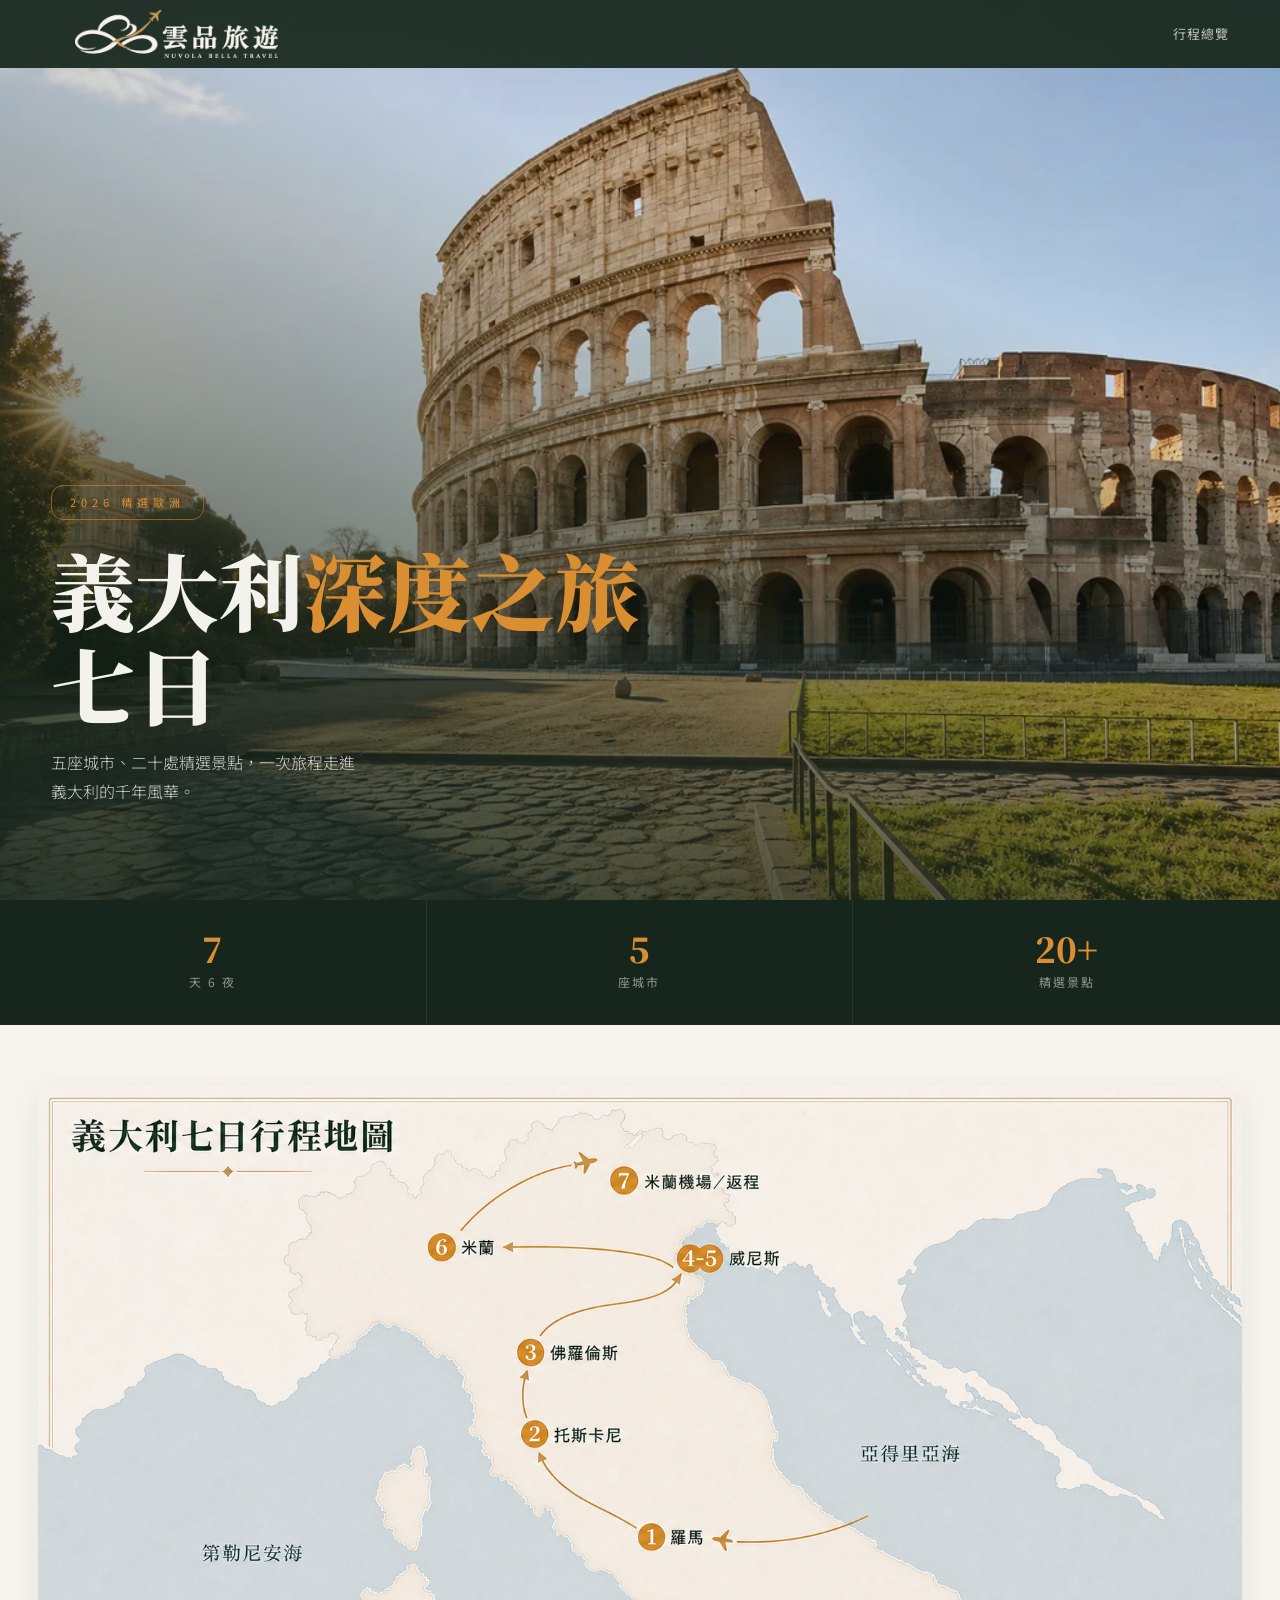
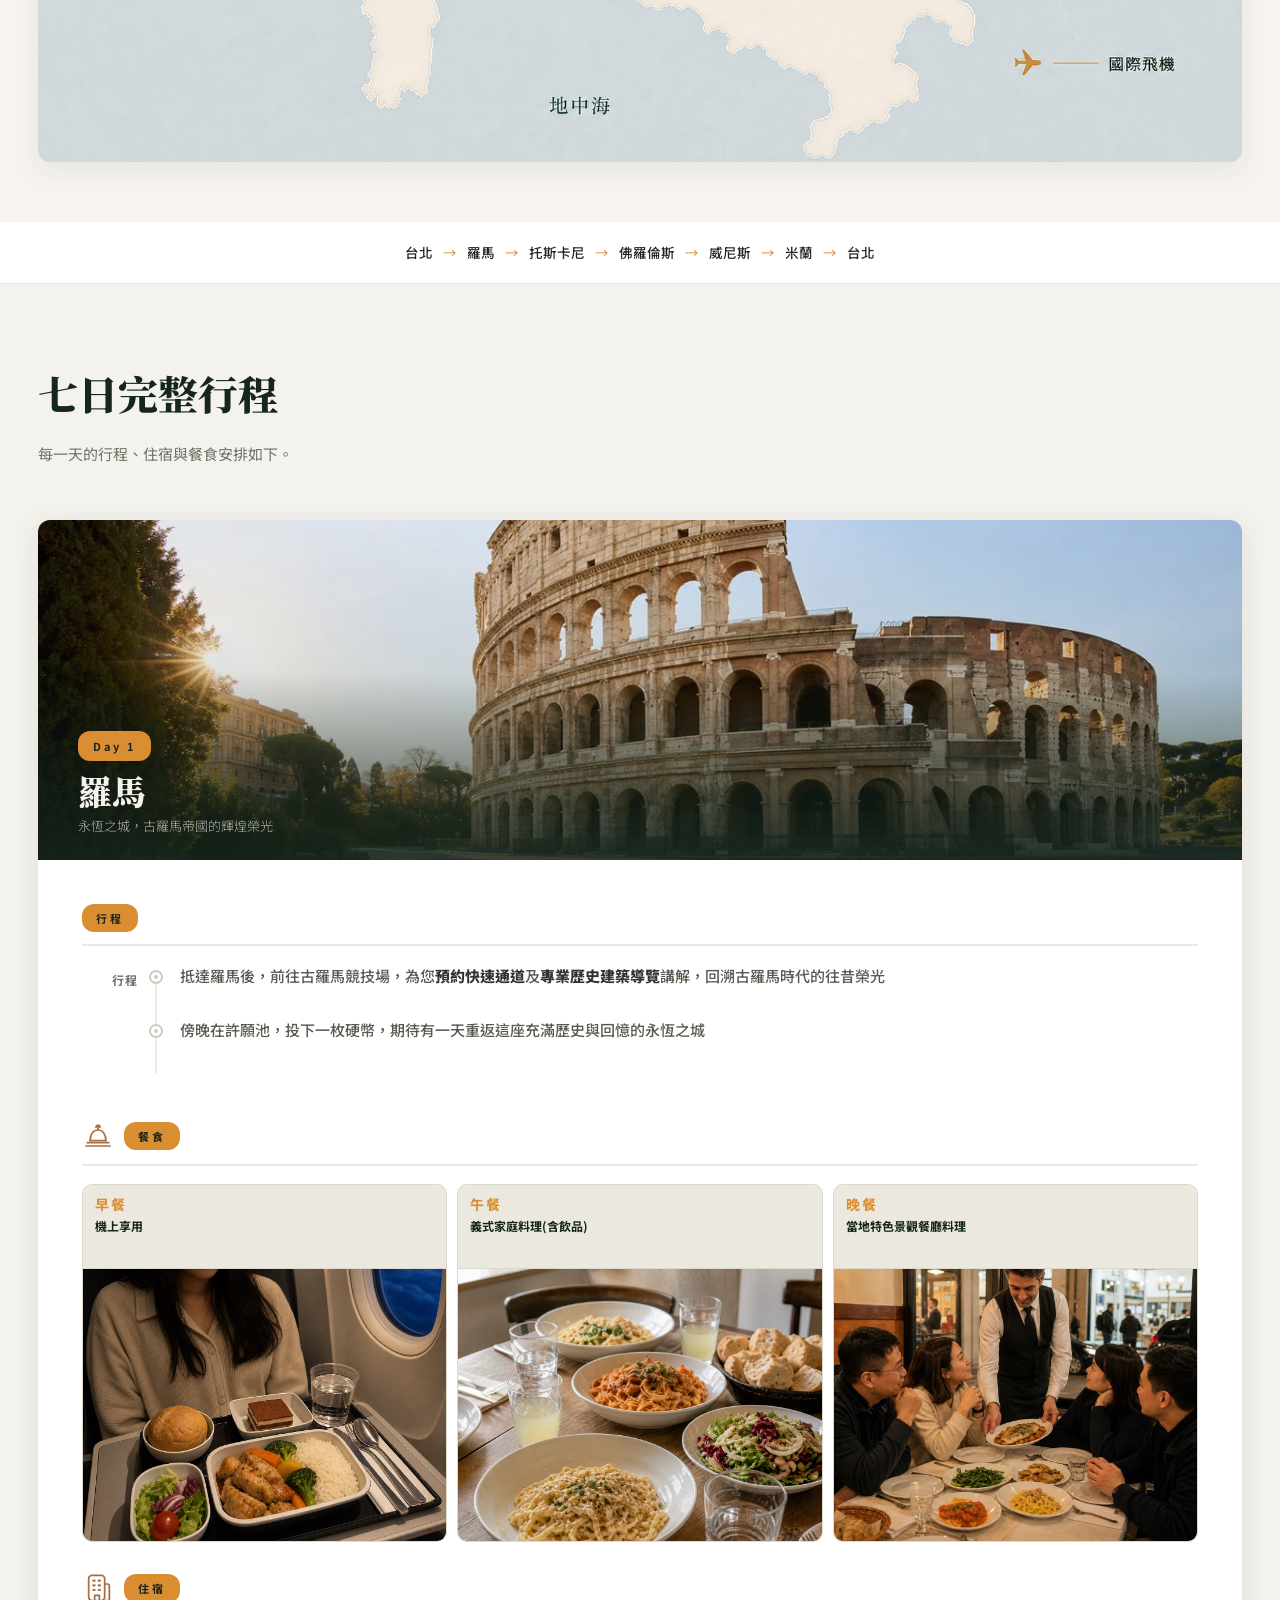
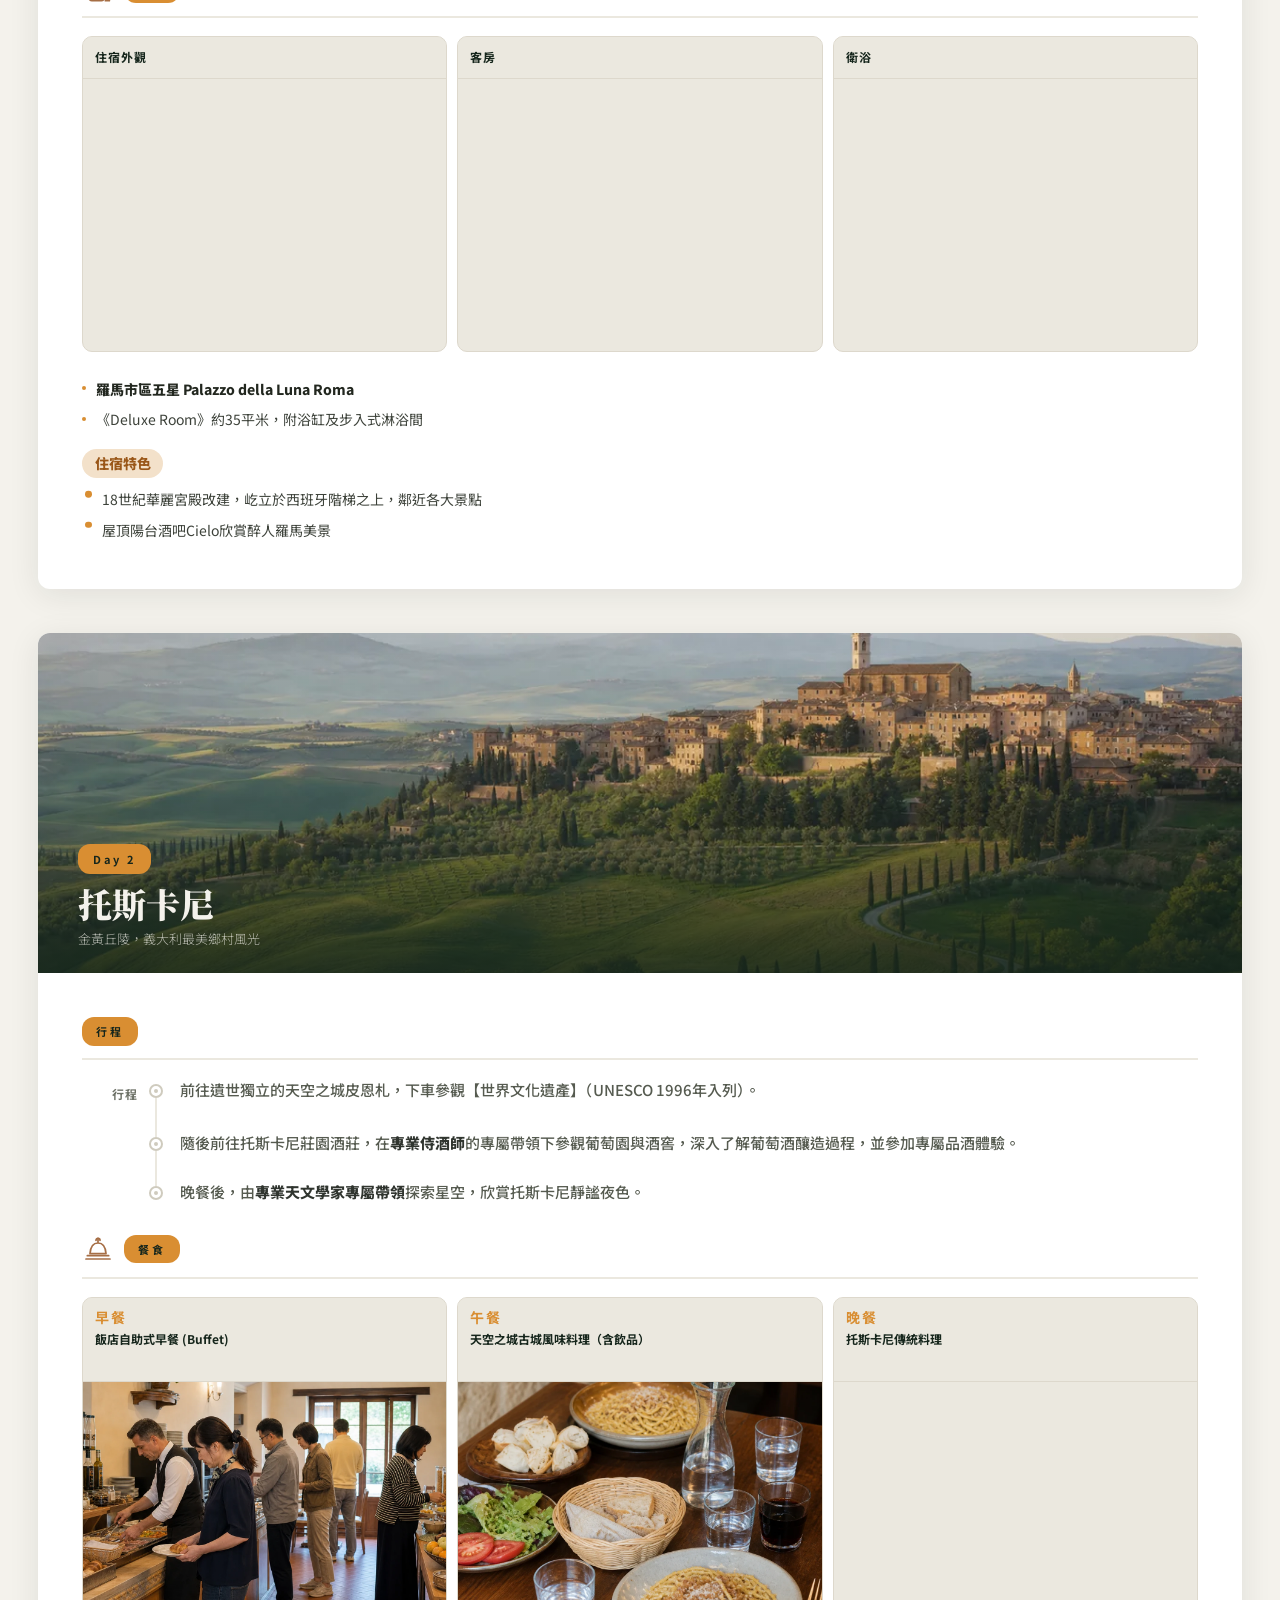
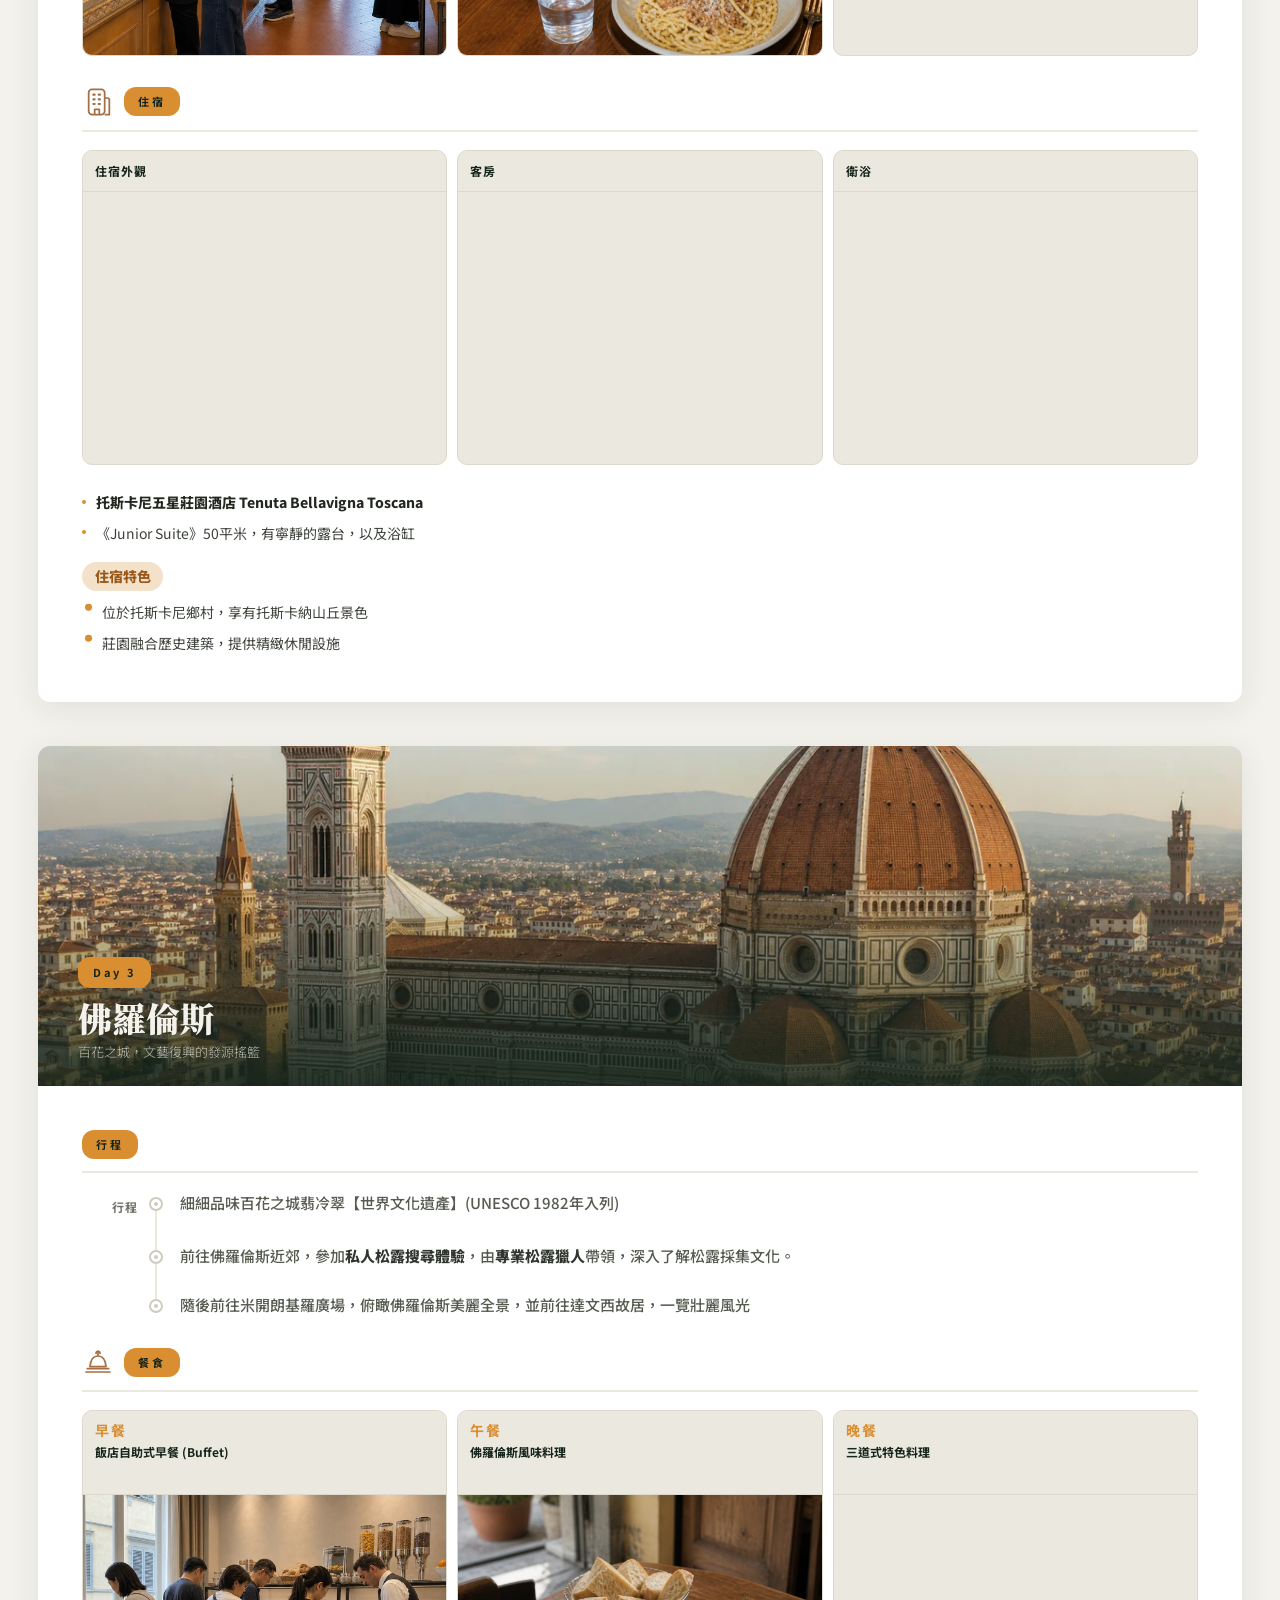
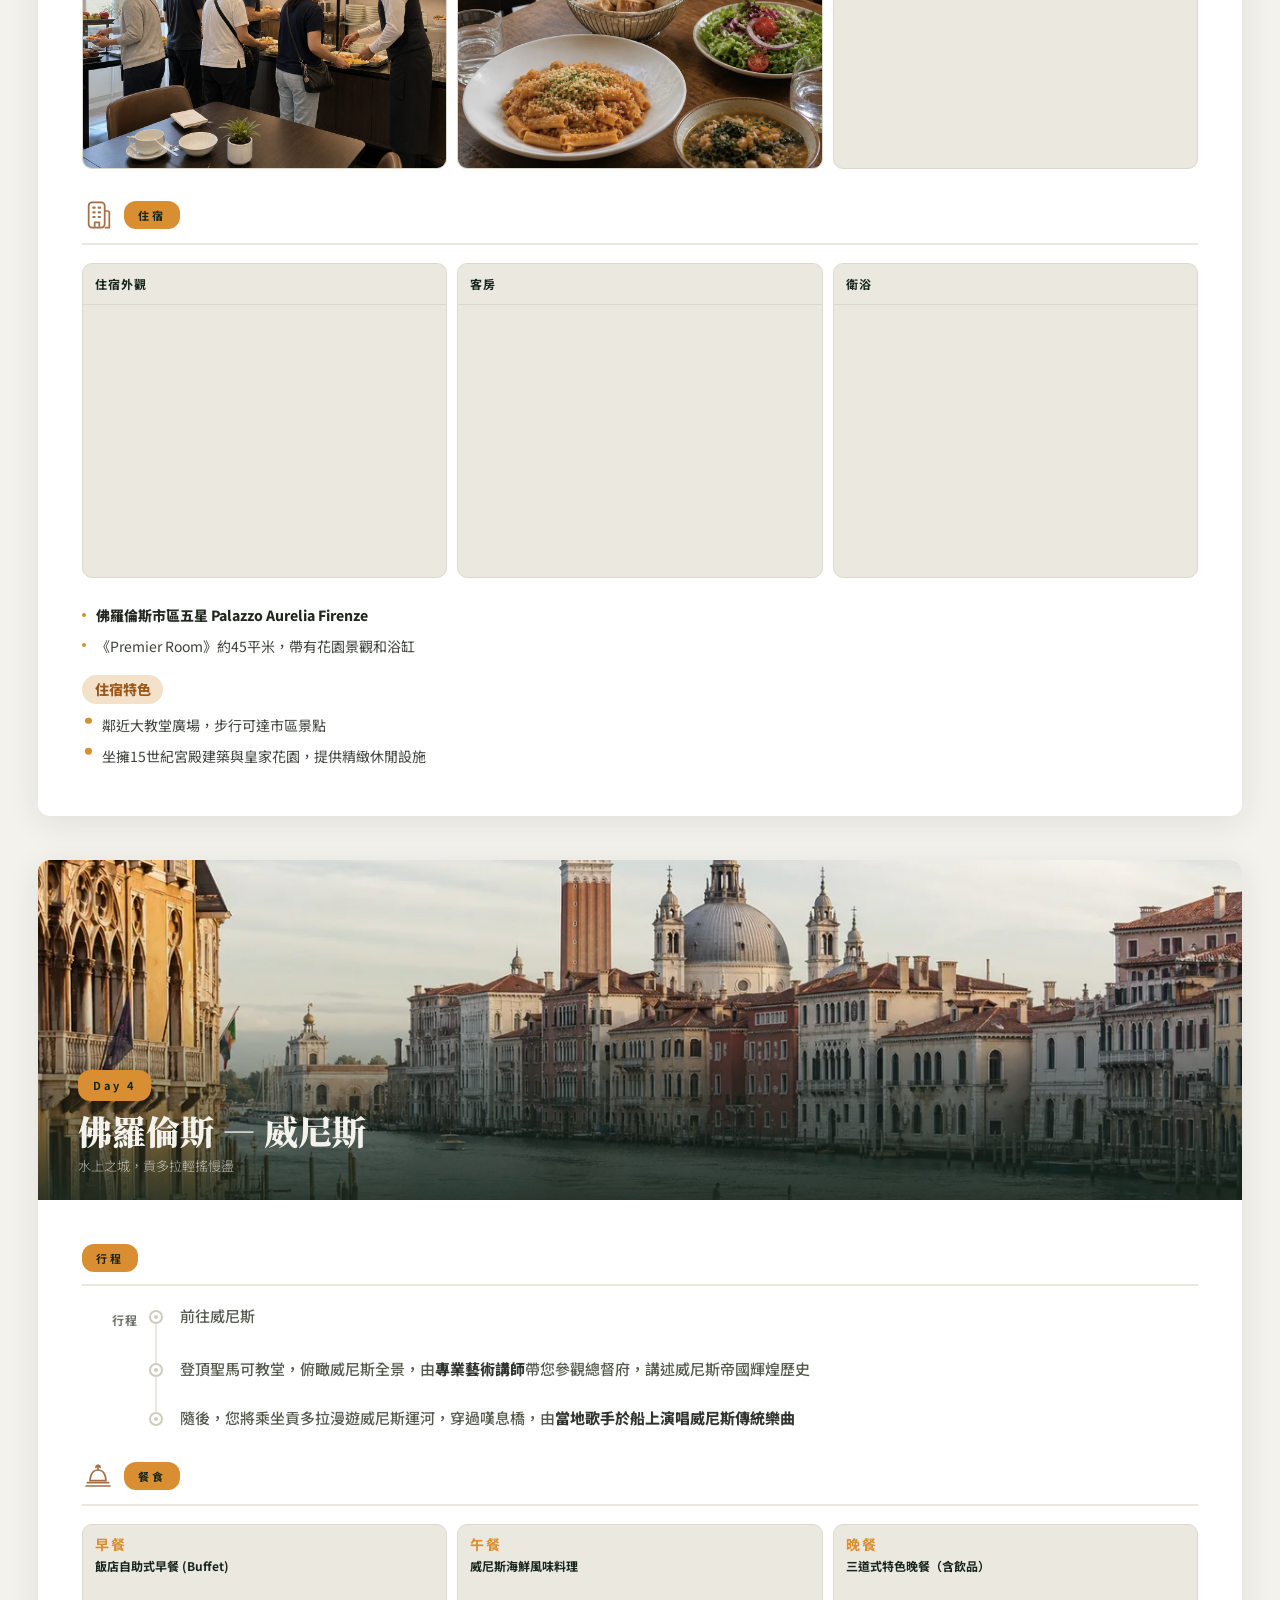
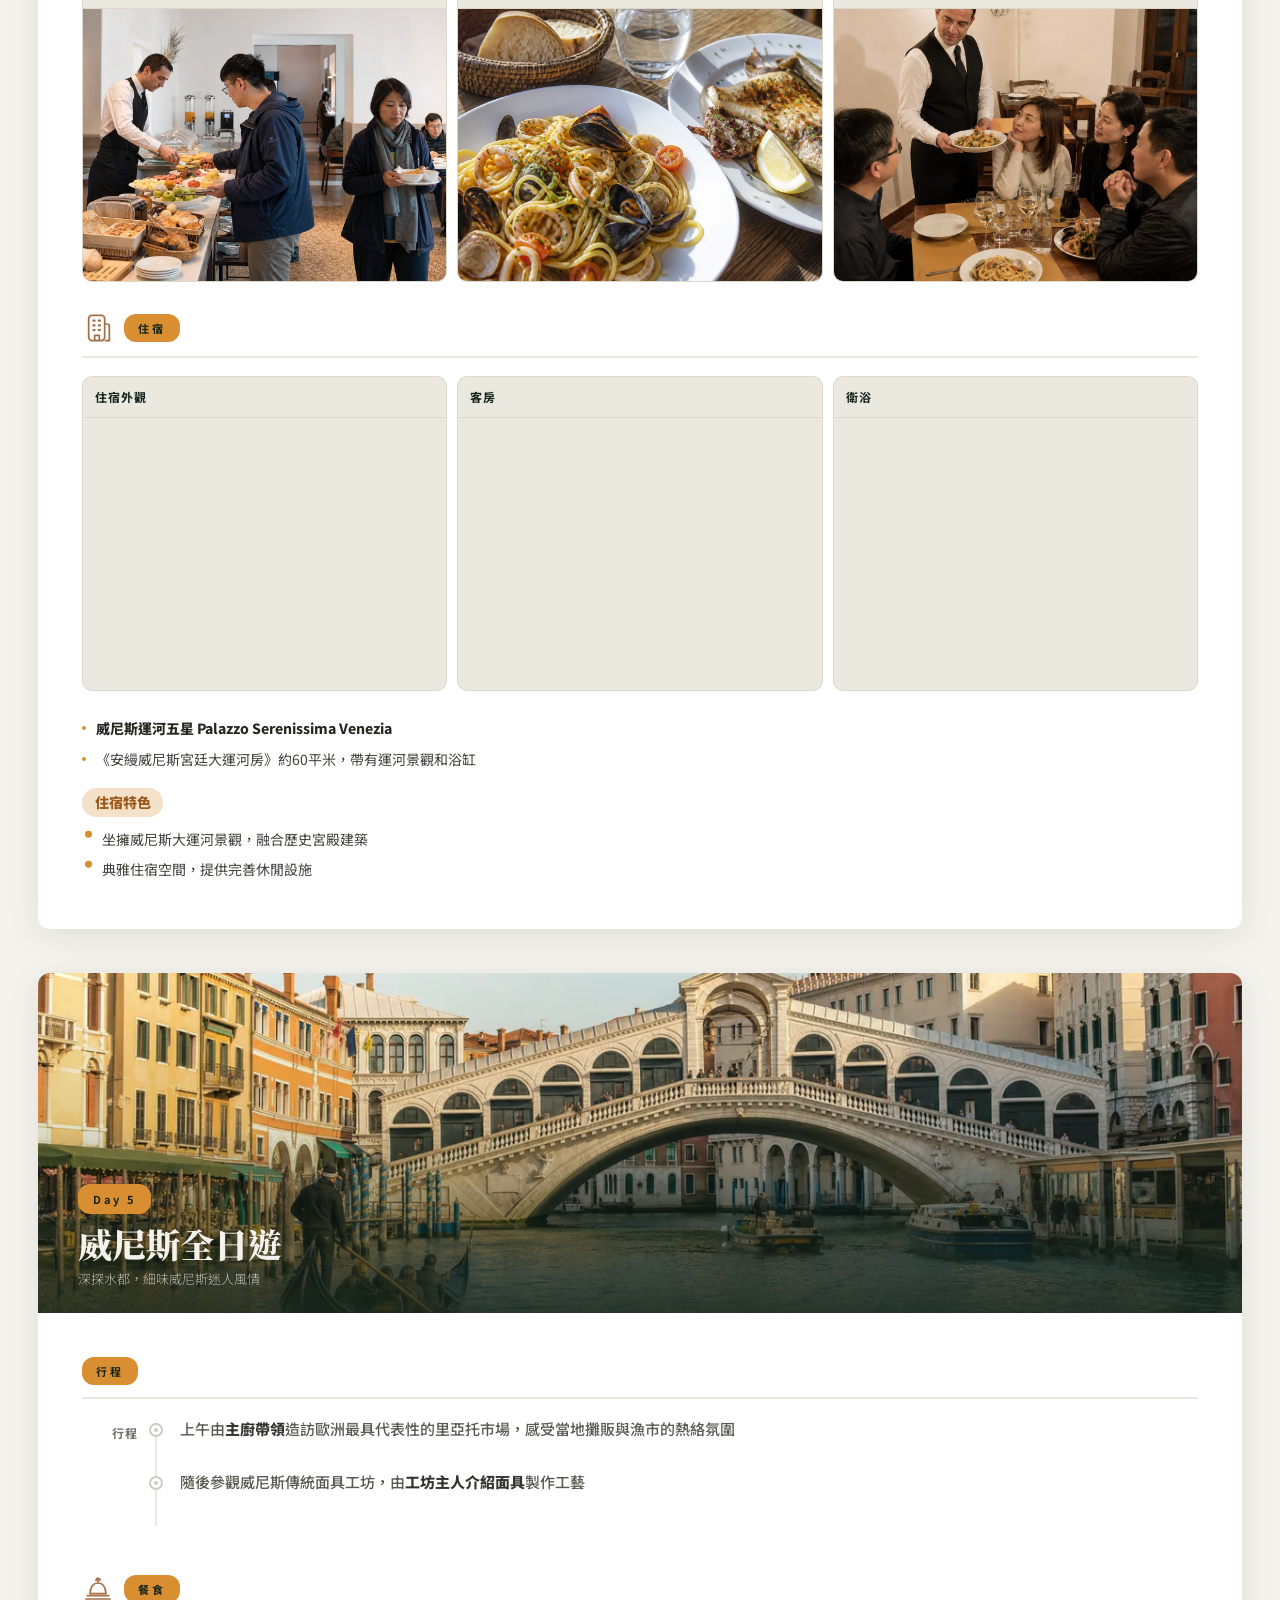
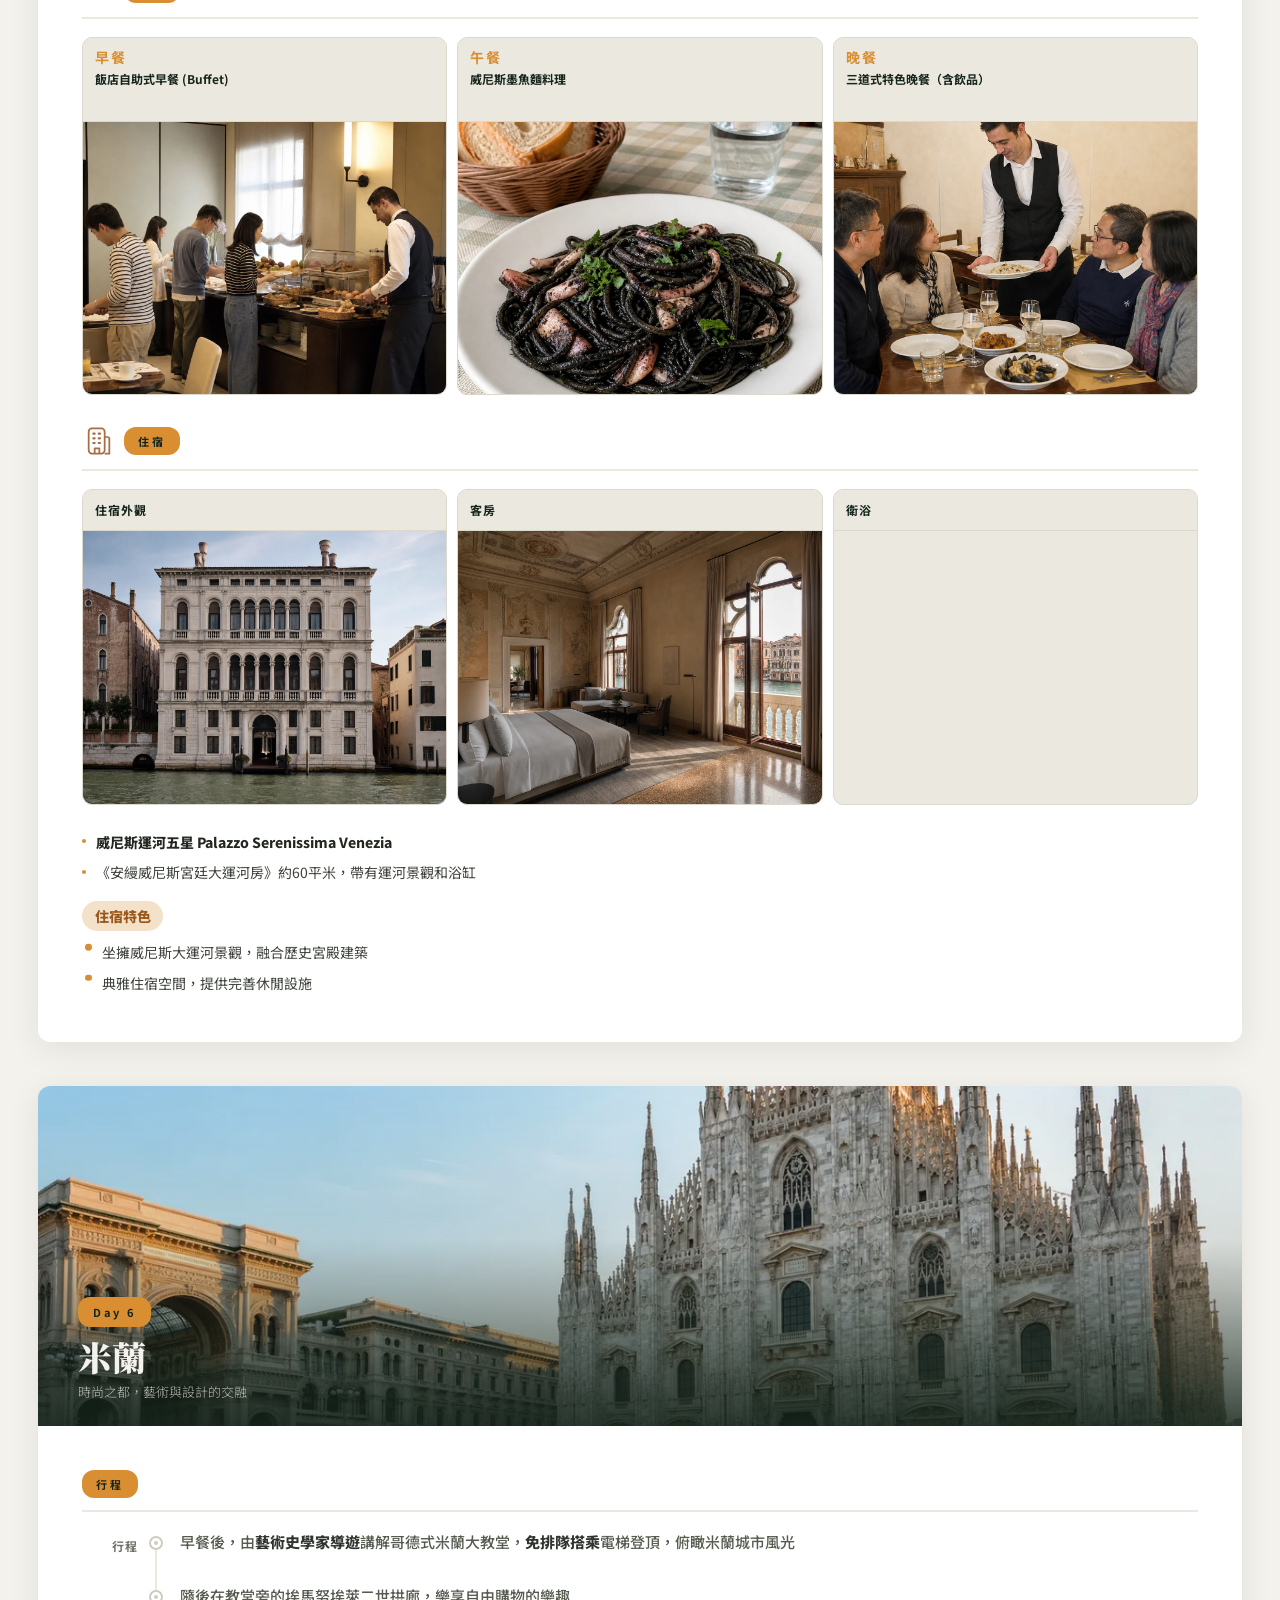
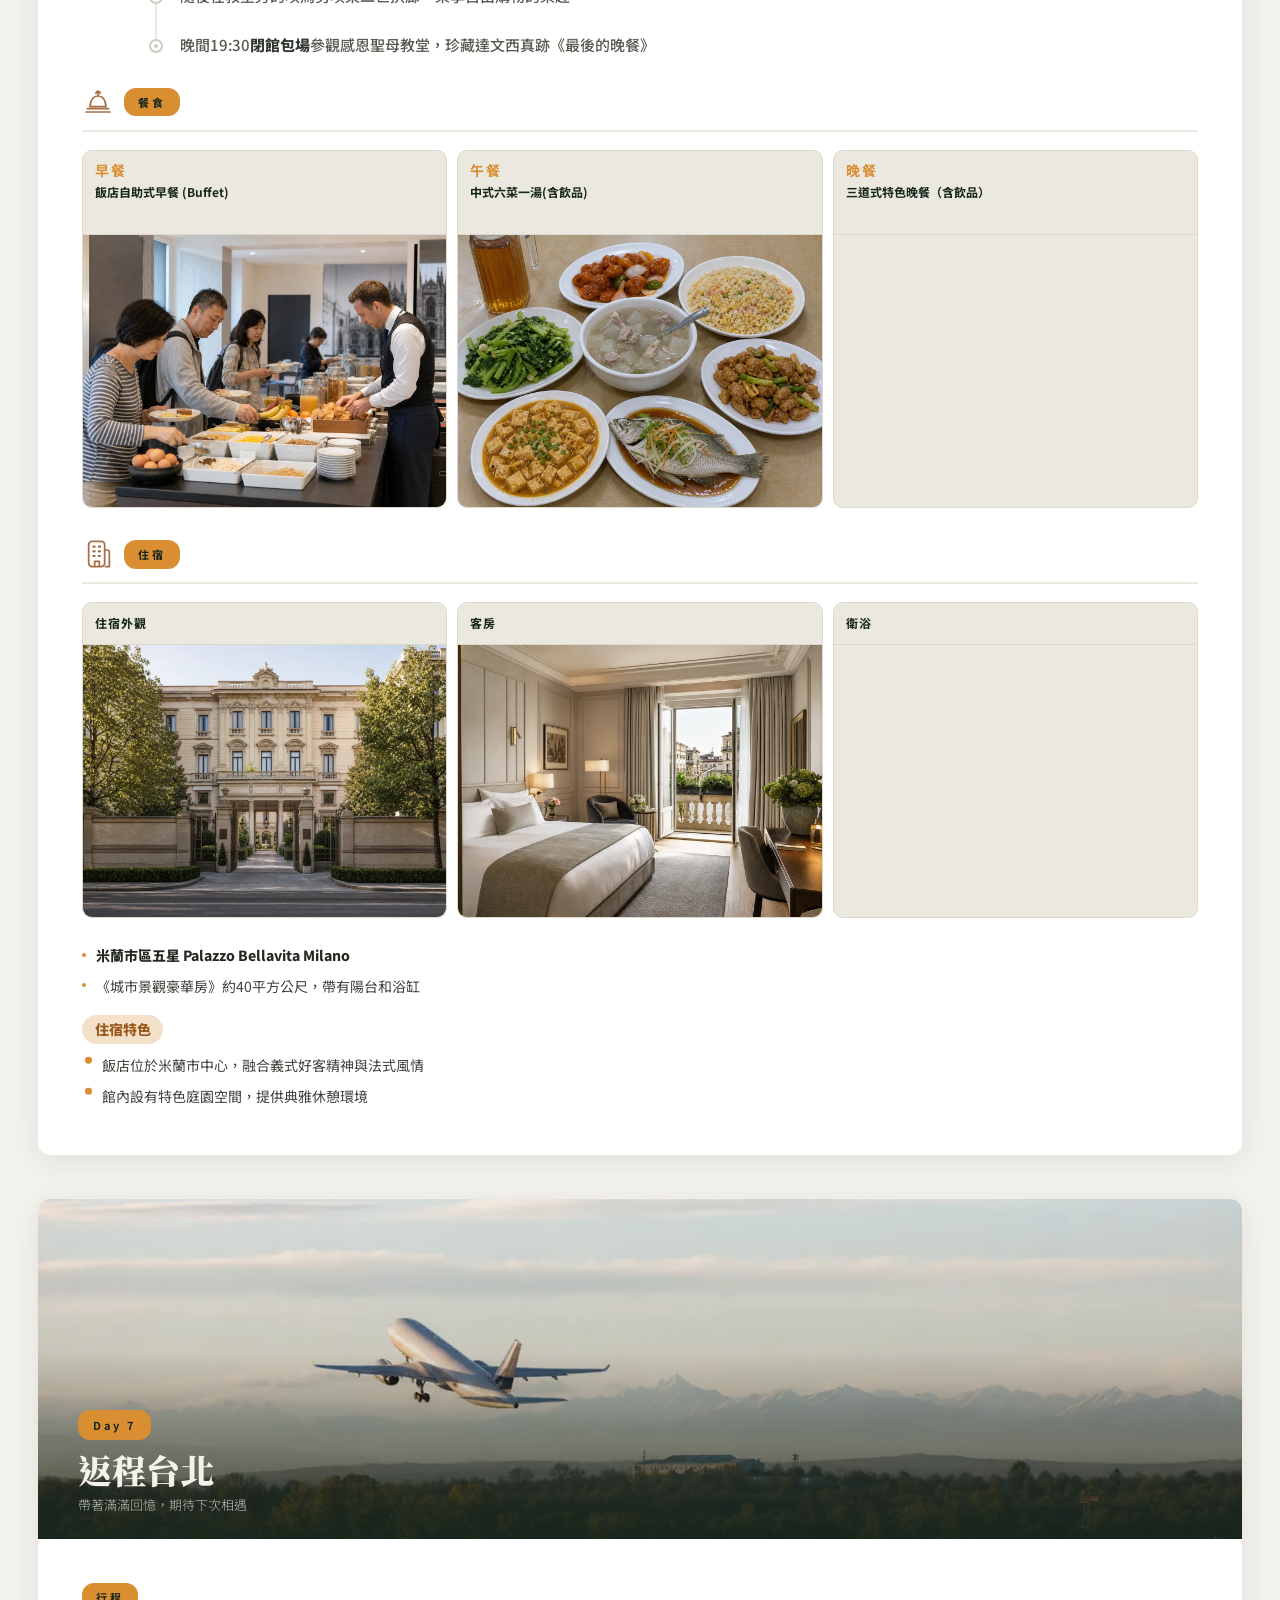
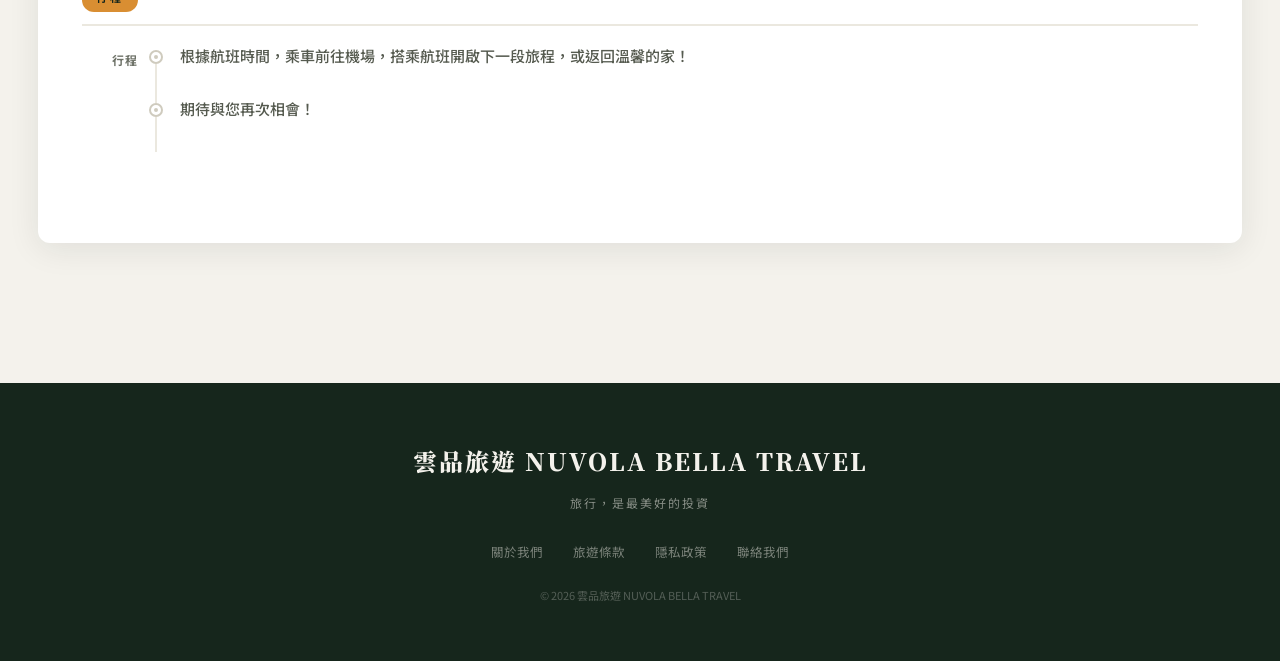
<file: C7.html>
<!DOCTYPE html>
<html lang="zh-TW">
<head>
<meta charset="UTF-8">
<meta name="viewport" content="width=device-width,initial-scale=1.0,viewport-fit=cover">
<title>C7 v41｜雲品旅遊 NUVOLA BELLA TRAVEL</title>
<link href="https://fonts.googleapis.com/css2?family=Noto+Serif+TC:wght@500;600;700;900&amp;family=Noto+Sans+TC:wght@300;400;500;700&amp;display=swap" rel="stylesheet">
<style>
*,*::before,*::after{box-sizing:border-box;margin:0;padding:0}
:root{--green:#16261C;--green2:#1E3326;--bone:#F4F2EC;--bone2:#EBE8DF;--amber:#D98E32;--ink:#22271F;--muted:#6E7268}
html{scroll-behavior:smooth}
body{font-family:'Noto Sans TC',sans-serif;background:var(--bone);color:var(--ink);font-size:15px;line-height:1.85}
nav{position:fixed;top:0;width:100%;z-index:100;height:68px;background:color-mix(in srgb,var(--green) 92%,transparent);backdrop-filter:blur(10px);display:flex;align-items:center;justify-content:space-between;padding:0 clamp(20px,4vw,56px)}
.logo{font-family:'Noto Serif TC',serif;font-weight:900;color:var(--bone);font-size:18px;letter-spacing:1.5px;white-space:nowrap}
.logo span{color:var(--amber)}
.nav-r{display:flex;align-items:center;gap:32px}
.nav-r a{color:rgba(244,242,236,0.75);text-decoration:none;font-size:13px;letter-spacing:1px}
.nav-cta{background:var(--amber);color:var(--green)!important;padding:9px 22px;border-radius:12px;font-weight:700!important}
.hero{min-height:100dvh;position:relative;overflow:hidden;display:flex;align-items:flex-end}
.hero img.bg{position:absolute;inset:0;width:100%;height:100%;object-fit:cover}
.hero-scrim{position:absolute;inset:0;background:linear-gradient(200deg,rgba(22,38,28,0.05) 30%,rgba(22,38,28,0.72) 78%,rgba(22,38,28,0.92) 100%)}
.hero-inner{position:relative;z-index:2;width:100%;max-width:1280px;margin:0 auto;padding:0 clamp(20px,4vw,56px) clamp(48px,7vh,84px)}
.hero-eyebrow{display:inline-block;font-size:11px;letter-spacing:5px;color:var(--amber);border:1px solid color-mix(in srgb,var(--amber) 55%,transparent);padding:6px 18px;border-radius:12px;margin-bottom:22px}
.hero h1{font-family:'Noto Serif TC',serif;font-weight:900;font-size:clamp(40px,7vw,84px);line-height:1.12;color:var(--bone);max-width:14ch}
.hero h1 em{font-style:normal;color:var(--amber)}
.hero p.sub{margin:18px 0 30px;font-size:16px;font-weight:300;color:rgba(244,242,236,0.85);max-width:34ch}
.hero-ctas{display:flex;gap:14px;flex-wrap:wrap}
.btn{font-size:14px;font-weight:700;letter-spacing:1px;padding:15px 38px;border-radius:12px;text-decoration:none;display:inline-block;transition:transform .15s ease}
.btn:active{transform:translateY(1px) scale(0.98)}
.btn-amber{background:var(--amber);color:var(--green)}
.btn-ghost{color:var(--bone);border:1px solid rgba(244,242,236,0.45)}
.facts{background:var(--green);color:var(--bone);display:grid;grid-template-columns:repeat(3,1fr)}
.fact{padding:30px 20px;text-align:center;border-right:1px solid rgba(244,242,236,0.08)}
.fact:last-child{border-right:none}
.fact b{font-family:'Noto Serif TC',serif;font-weight:900;font-size:34px;color:var(--amber);display:block;line-height:1.1}
.fact span{font-size:12px;letter-spacing:2px;color:rgba(244,242,236,0.55)}

/* ── 行程特色一覽（操弄變數等權呈現）── */
.overview{background:var(--bone2);padding:clamp(48px,7vh,72px) clamp(16px,3vw,32px)}
.ov-inner{max-width:1080px;margin:0 auto}
.ov-title{font-family:'Noto Serif TC',serif;font-weight:900;font-size:clamp(26px,3.6vw,36px);color:var(--green);margin-bottom:30px}
.ov-grid{display:grid;grid-template-columns:repeat(3,1fr);gap:18px}
.ov-card{background:#fff;border-radius:12px;padding:28px 26px;border-top:4px solid var(--amber)}
.ov-cat{font-size:12px;font-weight:700;letter-spacing:4px;color:var(--amber);margin-bottom:10px}
.ov-head{font-family:'Noto Serif TC',serif;font-weight:900;font-size:22px;color:var(--green);line-height:1.35;margin-bottom:10px}
.ov-body{font-size:13.5px;color:#565B50;line-height:1.8}

.route{background:#fff;border-bottom:1px solid var(--bone2);padding:18px clamp(20px,4vw,56px);display:flex;justify-content:center;align-items:center;gap:10px;flex-wrap:wrap;font-size:13.5px;color:var(--muted)}
.route b{color:var(--ink);font-weight:500}
.route i{font-style:normal;color:var(--amber)}
main{width:min(100%,1344px);max-width:none;margin:0 auto;padding:clamp(48px,8vh,84px) clamp(16px,3vw,32px) 96px}
.sec-title{font-family:'Noto Serif TC',serif;font-weight:900;font-size:clamp(28px,4vw,40px);color:var(--green);margin-bottom:10px}
.sec-lede{color:var(--muted);max-width:52ch;margin-bottom:52px}
.day{background:#fff;border-radius:12px;overflow:hidden;margin-bottom:44px;box-shadow:0 6px 32px rgba(22,38,28,0.09)}
.day-media{position:relative;height:clamp(220px,36vw,340px);overflow:hidden}
.day-media img{width:100%;height:100%;object-fit:cover;transition:transform .7s ease}
.day:hover .day-media img{transform:scale(1.035)}
.day-media-scrim{position:absolute;inset:0;background:linear-gradient(to top,rgba(22,38,28,0.86),rgba(22,38,28,0.12) 55%,transparent)}
.day-media-text{position:absolute;left:0;right:0;bottom:0;padding:22px clamp(20px,4vw,40px)}
.day-num{display:inline-block;background:var(--amber);color:var(--green);font-size:11px;font-weight:700;letter-spacing:2.5px;padding:5px 15px;border-radius:12px;margin-bottom:10px}
.day-city{font-family:'Noto Serif TC',serif;font-weight:900;font-size:clamp(24px,3.4vw,34px);color:var(--bone);line-height:1.2}
.day-tagline{font-size:13px;font-weight:300;color:rgba(244,242,236,0.72);margin-top:2px}
.day-content{padding:clamp(24px,4vw,44px)}

/* ── 三因子等權區塊 ── */
.fac-block{margin-bottom:30px}
.fac-block:last-child{margin-bottom:0}
.fac-head{display:flex;align-items:center;gap:12px;margin-bottom:18px;padding-bottom:12px;border-bottom:2px solid var(--bone2)}
.fac-tag{background:var(--amber);color:var(--green);font-size:11px;font-weight:700;letter-spacing:3px;padding:4px 14px;border-radius:12px}
.fac-name{font-family:'Noto Serif TC',serif;font-weight:900;font-size:19px;color:var(--green)}
.fac-list{list-style:none}
.fac-list li{font-size:14px;line-height:1.9;color:#3d423a;padding:2px 0 2px 14px;position:relative}
.fac-list li::before{content:'';position:absolute;left:0;top:0.9em;width:4px;height:4px;border-radius:50%;background:var(--amber)}
.fac-cols{display:grid;grid-template-columns:1fr 1fr;gap:32px}
.fac-cols .fac-block{margin-bottom:0}

.timeline{margin-bottom:4px}
.tl-item{display:grid;grid-template-columns:56px 36px 1fr;align-items:start;position:relative;padding-bottom:26px}
.tl-item:last-child{padding-bottom:0}
.tl-item::before{content:'';position:absolute;left:73px;top:20px;bottom:-6px;width:2px;background:var(--bone2)}
.tl-item:last-child::before{display:none}
.tl-time{font-size:12px;font-weight:700;color:var(--muted);letter-spacing:1px;text-align:right;padding-top:5px}
.tl-node{width:10px;height:10px;border-radius:50%;background:#CFCBBE;border:3px solid #fff;box-shadow:0 0 0 2px #CFCBBE;margin:8px auto 0;position:relative;z-index:1}
.tl-node-hl{width:15px;height:15px;background:var(--amber);box-shadow:0 0 0 3px color-mix(in srgb,var(--amber) 30%,transparent);margin-top:7px}
.tl-content{padding-left:6px}
.tl-title{font-size:15px;font-weight:500;color:#565B50;line-height:1.55}
.tl-title-hl{font-family:'Noto Serif TC',serif;font-size:22px;font-weight:900;color:var(--green);line-height:1.4;display:inline;background:linear-gradient(transparent 62%,color-mix(in srgb,var(--amber) 32%,transparent) 62%)}
.tl-desc{font-size:13px;color:var(--muted);line-height:1.75;margin-top:3px}
.tl-hl .tl-desc{color:#565B50;font-size:13.5px}

footer{background:var(--green);color:rgba(244,242,236,0.5);padding:56px clamp(20px,4vw,56px);text-align:center}
.f-logo{font-family:'Noto Serif TC',serif;font-weight:900;color:var(--bone);font-size:24px;letter-spacing:2px;margin-bottom:8px}
.f-logo span{color:var(--amber)}
.f-tag{font-size:12px;letter-spacing:2px;margin-bottom:26px}
.f-links{display:flex;justify-content:center;gap:30px;flex-wrap:wrap;margin-bottom:22px}
.f-links a{color:rgba(244,242,236,0.45);text-decoration:none;font-size:12.5px}
.f-copy{font-size:11px;color:rgba(244,242,236,0.28)}
.reveal{opacity:0;transform:translateY(22px);transition:opacity .7s ease,transform .7s ease}
.reveal.in{opacity:1;transform:none}
.hero-inner>*{opacity:0;transform:translateY(16px);animation:rise .8s ease forwards}
.hero-inner>*:nth-child(2){animation-delay:.12s}
.hero-inner>*:nth-child(3){animation-delay:.24s}
.hero-inner>*:nth-child(4){animation-delay:.36s}
@keyframes rise{to{opacity:1;transform:none}}
@media (prefers-reduced-motion:reduce){
  .reveal{opacity:1;transform:none;transition:none}
  .hero-inner>*{opacity:1;transform:none;animation:none}
  .day-media img,.btn{transition:none}
}
@media(max-width:820px){
  .nav-r a:not(.nav-cta){display:none}
  .facts{grid-template-columns:repeat(2,1fr)}
  .fact:nth-child(2){border-right:none}
  .fact{border-bottom:1px solid rgba(244,242,236,0.08)}
  .fact:nth-child(3),.fact:nth-child(4){border-bottom:none}
  .ov-grid{grid-template-columns:1fr}
  .tl-item{grid-template-columns:44px 30px 1fr}
  .tl-item::before{left:58px}
  .tl-title-hl{font-size:18px}
  .fac-cols{grid-template-columns:1fr;gap:26px}
}
@media(max-width:520px){
  nav{height:58px;padding-left:16px;padding-right:16px}
  .logo{font-size:15px;letter-spacing:1px}
  .nav-cta{padding:8px 14px}
  .hero{min-height:88svh}
  .hero-inner{padding-left:18px;padding-right:18px;padding-bottom:40px}
  .hero h1{font-size:clamp(38px,12vw,54px)}
  .hero p.sub{font-size:15px;line-height:1.7}
  .hero-ctas{display:grid;grid-template-columns:1fr 1fr}
  .btn{padding:13px 12px;text-align:center}
  .fact{padding:22px 10px}
  .fact b{font-size:28px}
  .overview{padding-left:14px;padding-right:14px}
  .ov-card{padding:22px 20px}
  .route{justify-content:flex-start;overflow-x:auto;flex-wrap:nowrap;white-space:nowrap}
  main{padding-left:12px;padding-right:12px;padding-bottom:64px}
  .sec-lede{margin-bottom:32px}
  .day{margin-bottom:28px;border-radius:10px}
  .day-media{height:230px}
  .day-content{padding:22px 18px}
  .tl-item{grid-template-columns:42px 26px 1fr}
  .tl-item::before{left:54px}
  .tl-title{font-size:14px}
  .tl-title-hl{font-size:17px}
  .fac-list li{font-size:13.5px}
  footer{padding-top:44px;padding-bottom:calc(44px + env(safe-area-inset-bottom))}
}


/* Daily image set — shared structure for all 2×2×2 conditions */
.daily-gallery{margin:0 0 34px}
.daily-gallery-title{font-family:'Noto Serif TC',serif;font-size:18px;font-weight:900;color:var(--green);margin-bottom:14px}
.daily-gallery-grid{display:grid;grid-template-columns:repeat(12,1fr);gap:10px}
.daily-shot{position:relative;overflow:hidden;border-radius:10px;background:var(--bone2);min-height:170px}
.daily-shot img{display:block;width:100%;height:100%;object-fit:cover;transition:transform .45s ease}
.daily-shot:hover img{transform:scale(1.025)}
.daily-shot figcaption{position:absolute;left:9px;bottom:9px;padding:5px 10px;border-radius:999px;background:rgba(22,38,28,.82);color:#fff;font-size:11px;letter-spacing:1px;backdrop-filter:blur(6px)}
.daily-shot--wide{grid-column:span 7;min-height:260px}
.daily-shot--side{grid-column:span 5;min-height:260px}
.daily-shot--meal{grid-column:span 4}
.daily-shot--half{grid-column:span 6}
@media(max-width:820px){
  .daily-shot--wide,.daily-shot--side{grid-column:span 6;min-height:210px}
  .daily-shot--meal{grid-column:span 4;min-height:150px}
}
@media(max-width:520px){
  .daily-gallery{margin-bottom:28px}
  .daily-gallery-grid{grid-template-columns:1fr 1fr;gap:8px}
  .daily-shot,.daily-shot--wide,.daily-shot--side,.daily-shot--meal,.daily-shot--half{grid-column:auto;min-height:132px}
  .daily-shot--wide{grid-column:1/-1;min-height:205px}
  .daily-shot figcaption{left:7px;bottom:7px;font-size:10px;padding:4px 8px}
}



/* Images sit inside their corresponding experimental factor blocks. */
.factor-images{display:grid;gap:10px;margin:18px 0 22px}
.factor-images--itinerary{grid-template-columns:1fr;width:min(76%,720px);margin-left:auto;margin-right:auto}
.factor-images--stay,.factor-images--dining{grid-template-columns:repeat(3,1fr)}
.factor-image{position:relative;overflow:hidden;border-radius:10px;background:var(--bone2);height:180px}
.factor-images--itinerary .factor-image{height:auto;aspect-ratio:4/3}
.factor-images--itinerary .factor-image img{object-fit:contain}
.factor-image img{display:block;width:100%;height:100%;object-fit:cover;transition:transform .45s ease}
.factor-image:hover img{transform:scale(1.025)}
.factor-image figcaption{position:absolute;left:9px;bottom:9px;padding:5px 10px;border-radius:999px;background:rgba(22,38,28,.82);color:#fff;font-size:11px;letter-spacing:1px;backdrop-filter:blur(6px)}
@media(max-width:820px){
  .facts{grid-template-columns:repeat(3,1fr)}
  .fact,.fact:nth-child(2),.fact:nth-child(3){border-right:1px solid rgba(244,242,236,0.08);border-bottom:none}
  .fact:last-child{border-right:none}
  .factor-images--itinerary .factor-image{height:auto;aspect-ratio:4/3}
  .factor-images--itinerary{width:min(88%,620px)}
  .factor-image{height:150px}
}
@media(max-width:520px){
  .factor-images{gap:8px;margin:14px 0 18px}
  .factor-images--itinerary .factor-image{height:auto;aspect-ratio:4/3}
  .factor-images--itinerary{width:100%}
  .factor-images--stay,.factor-images--dining{grid-template-columns:1fr 1fr}
  .factor-images--stay .factor-image:first-child,
  .factor-images--dining .factor-image:first-child{grid-column:1/-1;height:190px}
  .factor-image{height:132px}
  .factor-image figcaption{left:7px;bottom:7px;font-size:10px;padding:4px 8px}
}



.fac-icon{width:32px;height:32px;flex:0 0 32px;object-fit:contain}
.fac-head--with-icon{gap:10px}
@media(max-width:520px){
  .fac-icon{width:28px;height:28px;flex-basis:28px}
}


.route-map{background:#f7f4ef;padding:clamp(26px,5vw,60px) clamp(12px,3vw,32px)}
.route-map-inner{max-width:1280px;margin:0 auto}
.route-map img{display:block;width:100%;height:auto;object-fit:contain;border-radius:12px;box-shadow:0 8px 30px rgba(22,38,28,.08)}
/* v03 確認版：移除行程景點圖片；住宿與餐食圖片統一 4:3 */
.factor-images--itinerary{display:none}
.factor-images--stay .factor-image,.factor-images--dining .factor-image{height:auto!important;aspect-ratio:4/3}
.factor-images--stay .factor-image img,.factor-images--dining .factor-image img{object-fit:cover}
@media(max-width:520px){
  .route-map{padding:18px 10px}
  .route-map img{border-radius:8px}
}
/* v04B：文字置於圖片上方的暖灰標題列 */
.factor-image{height:auto!important;aspect-ratio:auto!important;display:flex;flex-direction:column;background:var(--bone2);border:1px solid #ddd8cc}
.factor-image img{width:100%;aspect-ratio:4/3;height:auto;object-fit:cover;order:2}
.factor-image figcaption{position:static;order:1;padding:9px 12px;border-radius:0;background:var(--bone2);color:var(--green);font-size:12px;font-weight:700;letter-spacing:1px;backdrop-filter:none;border-bottom:1px solid #ddd8cc}
main .day:last-of-type .day-content > .fac-block:last-child{display:none}
/* v05：第 3 天餐食以「餐別＋內容」顯示於圖上標題列 */
.factor-images[aria-label="第 3 天dining圖片"] figcaption{min-height:70px;display:flex;flex-direction:column;justify-content:center;gap:2px;line-height:1.45;letter-spacing:0}
.factor-images[aria-label="第 3 天dining圖片"] figcaption strong{color:var(--amber);font-size:11px;letter-spacing:2px}
.factor-images[aria-label="第 3 天dining圖片"] figcaption span{color:var(--green);font-size:12px}

/* v06：全日餐食標題與區塊順序 */
.factor-images--dining figcaption{min-height:70px;display:flex;flex-direction:column;justify-content:center;gap:2px;line-height:1.45;letter-spacing:0}
.factor-images--dining figcaption strong{color:var(--amber);font-size:11px;letter-spacing:2px}
.factor-images--dining figcaption span{color:var(--green);font-size:12px}
.day-content > .fac-block{margin-bottom:30px}
.day-content > .fac-block:last-child{margin-bottom:0}

/* v17: confirmed v16 presentation applied to all 2x2x2 conditions */
.logo{display:flex;align-items:center;height:56px;padding:0;background:transparent;overflow:hidden;font-size:0;letter-spacing:0}
.logo img{display:block;width:clamp(180px,22vw,250px);height:48px;object-fit:contain}
.factor-images--dining + .fac-list{display:none}
.factor-images--stay .factor-image img,.factor-images--dining .factor-image img{object-fit:cover!important;object-position:center;background:transparent}
.factor-images--stay + .fac-list > li:first-child{font-weight:800;color:var(--ink)}
.factor-images--stay + .fac-list li.stay-feature-title{display:inline-flex;align-items:center;width:auto;margin:.85rem 0 .4rem;padding:.38rem .78rem;border-radius:999px;background:#f3e1ca;color:#9a5719;font-size:.88rem;font-weight:800;line-height:1.2}
.factor-images--stay + .fac-list li.stay-feature-title::before{content:none;display:none}
.factor-images--stay + .fac-list li.stay-feature{position:relative;padding-left:1.25rem}
.factor-images--stay + .fac-list li.stay-feature::before{content:"";display:block;position:absolute;left:.18rem;top:.72em;width:.42rem;height:.42rem;border-radius:50%;background:var(--amber);transform:translateY(-50%)}
@media(max-width:520px){
  .logo{height:50px;padding:0;background:transparent}
  .logo img{width:165px;height:42px}
}


/* v26: attached-PDF blue itinerary phrases rendered in confirmed style */
.timeline .itinerary-emphasis{font-weight:800;color:#30352F}


/* v40: compact aligned meal labels and description rows */
.factor-images.factor-images--dining figcaption{height:84px;min-height:84px;display:grid;grid-template-rows:22px 1fr;align-content:start;justify-content:stretch;gap:2px;padding:8px 12px}
.factor-images.factor-images--dining figcaption strong{align-self:start;font-size:14px;line-height:22px;letter-spacing:2px}
.factor-images.factor-images--dining figcaption span{align-self:start;font-size:12px;line-height:1.45}
@media(max-width:520px){
  .factor-images--dining .factor-image:first-child figcaption{height:82px;min-height:82px}
  .factor-images--dining .factor-image:nth-child(n+2) figcaption{height:108px;min-height:108px}
}
/* v31: make the regular Day 5 guide label visibly heavier */
.timeline .itinerary-emphasis--guide{font-weight:800}

</style>
<link rel="stylesheet" href="responsive.css">
</head>
<body data-condition="C7" data-accommodation="high" data-itinerary="high" data-dining="low" data-version="v41-day3-meal-caption-specificity-fix">
<nav>
<div class="logo"><img src="assets/brand/YunPin_NuvolaBella_DarkBackground_Transparent_V5.png" alt="雲品旅遊 NUVOLA BELLA TRAVEL"></div>
  <div class="nav-r">
    <a href="#itinerary">行程總覽</a>
    </div>
</nav>
<header class="hero">
  <img class="bg" src="assets/day01/D1_Hero.webp" alt="羅馬競技場">
  <div class="hero-scrim"></div>
  <div class="hero-inner">
    <span class="hero-eyebrow">2026 精選歐洲</span>
    <h1>義大利<em>深度之旅</em><br>七日</h1>
    <p class="sub">五座城市、二十處精選景點，一次旅程走進義大利的千年風華。</p>
  </div>
</header>
<section class="facts">
  <div class="fact"><b>7</b><span>天 6 夜</span></div>
  <div class="fact"><b>5</b><span>座城市</span></div>
  <div class="fact"><b>20+</b><span>精選景點</span></div>
</section>
<section class="route-map" aria-label="義大利七日行程地圖"><div class="route-map-inner"><img src="assets/map/italy-7day-map_website-style_v29.png" alt="網站風格義大利七日行程地圖：羅馬、托斯卡尼、佛羅倫斯、威尼斯、米蘭及返程路線" loading="eager" decoding="async"></div></section><div id="overview"></div>

    <div class="route">
  <b>台北</b><i>→</i><b>羅馬</b><i>→</i><b>托斯卡尼</b><i>→</i><b>佛羅倫斯</b><i>→</i><b>威尼斯</b><i>→</i><b>米蘭</b><i>→</i><b>台北</b>
</div>
<main id="itinerary">
  <h2 class="sec-title">七日完整行程</h2>
  <p class="sec-lede">每一天的行程、住宿與餐食安排如下。</p>
  
        <article class="day reveal">
          <div class="day-media">
            <img src="assets/day01/D1_Hero.webp" alt="羅馬" loading="lazy">
            <div class="day-media-scrim"></div>
            <div class="day-media-text">
              <span class="day-num">Day 1</span>
              <h3 class="day-city">羅馬</h3>
              <p class="day-tagline">永恆之城，古羅馬帝國的輝煌榮光</p>
            </div>
          </div>
          <div class="day-content">
            
            <div class="fac-block">
              <div class="fac-head"><span class="fac-tag">行程</span></div><div class="factor-images factor-images--itinerary" aria-label="第 1 天itinerary圖片"><figure class="factor-image"><img src="assets/day01/D1_Itinerary_Luxury.webp" alt="第 1 天今日行程" loading="lazy" decoding="async"><figcaption>今日行程</figcaption></figure></div>
              <div class="timeline"><div class="tl-item"><div class="tl-time">行程</div><div class="tl-node"></div><div class="tl-content"><div class="tl-title">抵達羅馬後，前往古羅馬競技場，為您<strong class="itinerary-emphasis">預約快速通道</strong>及<strong class="itinerary-emphasis">專業歷史建築導覽</strong>講解，回溯古羅馬時代的往昔榮光</div></div></div><div class="tl-item"><div class="tl-time"></div><div class="tl-node"></div><div class="tl-content"><div class="tl-title">傍晚在許願池，投下一枚硬幣，期待有一天重返這座充滿歷史與回憶的永恆之城</div></div></div><div class="tl-item" aria-hidden="true" style="visibility:hidden"><div class="tl-time"></div><div class="tl-node"></div><div class="tl-content"><div class="tl-title"> </div></div></div></div></div>
            <div class="fac-block">
                <div class="fac-head fac-head--with-icon"><img class="fac-icon" src="assets/icons/dining.svg" alt="" aria-hidden="true"><span class="fac-tag">餐食</span></div><div class="factor-images factor-images--dining" aria-label="第 1 天dining圖片"><figure class="factor-image"><img src="assets/day01/D1_Breakfast_Universal_v09.png" alt="第 1 天早餐：機上享用" loading="lazy" decoding="async"><figcaption><strong>早餐</strong><span>機上享用</span></figcaption></figure><figure class="factor-image"><img src="assets/day01/D1_Lunch_Regular.webp" alt="第 1 天午餐：義式家庭料理(含飲品)" loading="lazy" decoding="async"><figcaption><strong>午餐</strong><span>義式家庭料理(含飲品)</span></figcaption></figure><figure class="factor-image"><img src="assets/day01/D1_Dinner_Regular.webp" alt="第 1 天晚餐：當地特色景觀餐廳料理" loading="lazy" decoding="async"><figcaption><strong>晚餐</strong><span>當地特色景觀餐廳料理</span></figcaption></figure></div>
                <ul class="fac-list"><li>餐廳鄰近市區商圈，提供道地義式風味料理，氣氛輕鬆舒適</li></ul></div>
            <div class="fac-block">
                <div class="fac-head fac-head--with-icon"><img class="fac-icon" src="assets/icons/hotel.svg" alt="" aria-hidden="true"><span class="fac-tag">住宿</span></div><div class="factor-images factor-images--stay" aria-label="第 1 天stay圖片"><figure class="factor-image"><img src="assets/day01/D1_Hotel_Exterior_Luxury.webp" alt="第 1 天住宿外觀" loading="lazy" decoding="async"><figcaption>住宿外觀</figcaption></figure><figure class="factor-image"><img src="assets/day01/D1_Room_Luxury.webp" alt="第 1 天客房" loading="lazy" decoding="async"><figcaption>客房</figcaption></figure><figure class="factor-image"><img src="assets/day01/D1_Bathroom_Luxury.webp" alt="第 1 天衛浴" loading="lazy" decoding="async"><figcaption>衛浴</figcaption></figure></div>
                <ul class="fac-list"><li>羅馬市區五星 Palazzo della Luna Roma</li><li>《Deluxe Room》約35平米，附浴缸及步入式淋浴間</li><li class="stay-feature-title">住宿特色</li><li class="stay-feature">18世紀華麗宮殿改建，屹立於西班牙階梯之上，鄰近各大景點</li><li class="stay-feature">屋頂陽台酒吧Cielo欣賞醉人羅馬美景</li></ul></div>
              </div>
        </article>
        <article class="day reveal">
          <div class="day-media">
            <img src="assets/day02/D2_Hero.webp" alt="托斯卡尼" loading="lazy">
            <div class="day-media-scrim"></div>
            <div class="day-media-text">
              <span class="day-num">Day 2</span>
              <h3 class="day-city">托斯卡尼</h3>
              <p class="day-tagline">金黃丘陵，義大利最美鄉村風光</p>
            </div>
          </div>
          <div class="day-content">
            
            <div class="fac-block">
              <div class="fac-head"><span class="fac-tag">行程</span></div><div class="factor-images factor-images--itinerary" aria-label="第 2 天itinerary圖片"><figure class="factor-image"><img src="assets/day02/D2_Itinerary_Luxury.webp" alt="第 2 天今日行程" loading="lazy" decoding="async"><figcaption>今日行程</figcaption></figure></div>
              <div class="timeline"><div class="tl-item"><div class="tl-time">行程</div><div class="tl-node"></div><div class="tl-content"><div class="tl-title">前往遺世獨立的天空之城皮恩札，下車參觀【世界文化遺產】（UNESCO 1996年入列）。</div></div></div><div class="tl-item"><div class="tl-time"></div><div class="tl-node"></div><div class="tl-content"><div class="tl-title">隨後前往托斯卡尼莊園酒莊，在<strong class="itinerary-emphasis">專業侍酒師</strong>的專屬帶領下參觀葡萄園與酒窖，深入了解葡萄酒釀造過程，並參加專屬品酒體驗。</div></div></div><div class="tl-item"><div class="tl-time"></div><div class="tl-node"></div><div class="tl-content"><div class="tl-title">晚餐後，由<strong class="itinerary-emphasis">專業天文學家專屬帶領</strong>探索星空，欣賞托斯卡尼靜謐夜色。</div></div></div></div></div>
            <div class="fac-block">
                <div class="fac-head fac-head--with-icon"><img class="fac-icon" src="assets/icons/dining.svg" alt="" aria-hidden="true"><span class="fac-tag">餐食</span></div><div class="factor-images factor-images--dining" aria-label="第 2 天dining圖片"><figure class="factor-image"><img src="assets/day02/D2_Breakfast_Regular.webp" alt="第 2 天早餐：飯店自助式早餐 (Buffet)" loading="lazy" decoding="async"><figcaption><strong>早餐</strong><span>飯店自助式早餐 (Buffet)</span></figcaption></figure><figure class="factor-image"><img src="assets/day02/D2_Lunch_Regular.webp" alt="第 2 天午餐：天空之城古城風味料理（含飲品）" loading="lazy" decoding="async"><figcaption><strong>午餐</strong><span>天空之城古城風味料理（含飲品）</span></figcaption></figure><figure class="factor-image"><img src="assets/day02/D2_Dinner_Regular.webp" alt="第 2 天晚餐：托斯卡尼傳統料理" loading="lazy" decoding="async"><figcaption><strong>晚餐</strong><span>托斯卡尼傳統料理</span></figcaption></figure></div>
                <ul class="fac-list"><li>餐廳位於托斯卡尼莊園，提供在地風味料理，由服務人員介紹當日餐點</li></ul></div>
            <div class="fac-block">
                <div class="fac-head fac-head--with-icon"><img class="fac-icon" src="assets/icons/hotel.svg" alt="" aria-hidden="true"><span class="fac-tag">住宿</span></div><div class="factor-images factor-images--stay" aria-label="第 2 天stay圖片"><figure class="factor-image"><img src="assets/day02/D2_Hotel_Exterior_Luxury.webp" alt="第 2 天住宿外觀" loading="lazy" decoding="async"><figcaption>住宿外觀</figcaption></figure><figure class="factor-image"><img src="assets/day02/D2_Room_Luxury.webp" alt="第 2 天客房" loading="lazy" decoding="async"><figcaption>客房</figcaption></figure><figure class="factor-image"><img src="assets/day02/D2_Bathroom_Luxury.webp" alt="第 2 天衛浴" loading="lazy" decoding="async"><figcaption>衛浴</figcaption></figure></div>
                <ul class="fac-list"><li>托斯卡尼五星莊園酒店 Tenuta Bellavigna Toscana</li><li>《Junior Suite》50平米，有寧靜的露台，以及浴缸</li><li class="stay-feature-title">住宿特色</li><li class="stay-feature">位於托斯卡尼鄉村，享有托斯卡納山丘景色</li><li class="stay-feature">莊園融合歷史建築，提供精緻休閒設施</li></ul></div>
              </div>
        </article>
        <article class="day reveal">
          <div class="day-media">
            <img src="assets/day03/D3_Hero.webp" alt="佛羅倫斯" loading="lazy">
            <div class="day-media-scrim"></div>
            <div class="day-media-text">
              <span class="day-num">Day 3</span>
              <h3 class="day-city">佛羅倫斯</h3>
              <p class="day-tagline">百花之城，文藝復興的發源搖籃</p>
            </div>
          </div>
          <div class="day-content">
            
            <div class="fac-block">
              <div class="fac-head"><span class="fac-tag">行程</span></div><div class="factor-images factor-images--itinerary" aria-label="第 3 天itinerary圖片"><figure class="factor-image"><img src="assets/day03/D3_Itinerary_Luxury.webp" alt="第 3 天今日行程" loading="lazy" decoding="async"><figcaption>今日行程</figcaption></figure></div>
              <div class="timeline"><div class="tl-item"><div class="tl-time">行程</div><div class="tl-node"></div><div class="tl-content"><div class="tl-title">細細品味百花之城翡冷翠【世界文化遺產】(UNESCO 1982年入列)</div></div></div><div class="tl-item"><div class="tl-time"></div><div class="tl-node"></div><div class="tl-content"><div class="tl-title">前往佛羅倫斯近郊，參加<strong class="itinerary-emphasis">私人松露搜尋體驗</strong>，由<strong class="itinerary-emphasis">專業松露獵人</strong>帶領，深入了解松露採集文化。</div></div></div><div class="tl-item"><div class="tl-time"></div><div class="tl-node"></div><div class="tl-content"><div class="tl-title">隨後前往米開朗基羅廣場，俯瞰佛羅倫斯美麗全景，並前往達文西故居，一覽壯麗風光</div></div></div></div></div>
            <div class="fac-block">
                <div class="fac-head fac-head--with-icon"><img class="fac-icon" src="assets/icons/dining.svg" alt="" aria-hidden="true"><span class="fac-tag">餐食</span></div><div class="factor-images factor-images--dining" aria-label="第 3 天dining圖片"><figure class="factor-image"><img src="assets/day03/D3_Breakfast_Regular.webp" alt="第 3 天早餐：飯店自助式早餐 (Buffet)" loading="lazy" decoding="async"><figcaption><strong>早餐</strong><span>飯店自助式早餐 (Buffet)</span></figcaption></figure><figure class="factor-image"><img src="assets/day03/D3_Lunch_Regular.webp" alt="第 3 天午餐：佛羅倫斯風味料理" loading="lazy" decoding="async"><figcaption><strong>午餐</strong><span>佛羅倫斯風味料理</span></figcaption></figure><figure class="factor-image"><img src="assets/day03/D3_Dinner_Regular.webp" alt="第 3 天晚餐：三道式特色料理" loading="lazy" decoding="async"><figcaption><strong>晚餐</strong><span>三道式特色料理</span></figcaption></figure></div>
                <ul class="fac-list"><li>餐廳位於佛羅倫斯市區，提供在地風味料理，由服務人員介紹今日餐點</li></ul></div>
            <div class="fac-block">
                <div class="fac-head fac-head--with-icon"><img class="fac-icon" src="assets/icons/hotel.svg" alt="" aria-hidden="true"><span class="fac-tag">住宿</span></div><div class="factor-images factor-images--stay" aria-label="第 3 天stay圖片"><figure class="factor-image"><img src="assets/day03/D3_Hotel_Exterior_Luxury.webp" alt="第 3 天住宿外觀" loading="lazy" decoding="async"><figcaption>住宿外觀</figcaption></figure><figure class="factor-image"><img src="assets/day03/D3_Room_Luxury.webp" alt="第 3 天客房" loading="lazy" decoding="async"><figcaption>客房</figcaption></figure><figure class="factor-image"><img src="assets/day03/D3_Bathroom_Luxury.webp" alt="第 3 天衛浴" loading="lazy" decoding="async"><figcaption>衛浴</figcaption></figure></div>
                <ul class="fac-list"><li>佛羅倫斯市區五星 Palazzo Aurelia Firenze</li><li>《Premier Room》約45平米，帶有花園景觀和浴缸</li><li class="stay-feature-title">住宿特色</li><li class="stay-feature">鄰近大教堂廣場，步行可達市區景點</li><li class="stay-feature">坐擁15世紀宮殿建築與皇家花園，提供精緻休閒設施</li></ul></div>
              </div>
        </article>
        <article class="day reveal">
          <div class="day-media">
            <img src="assets/day04/D4_Hero.webp" alt="佛羅倫斯 — 威尼斯" loading="lazy">
            <div class="day-media-scrim"></div>
            <div class="day-media-text">
              <span class="day-num">Day 4</span>
              <h3 class="day-city">佛羅倫斯 — 威尼斯</h3>
              <p class="day-tagline">水上之城，貢多拉輕搖慢盪</p>
            </div>
          </div>
          <div class="day-content">
            
            <div class="fac-block">
              <div class="fac-head"><span class="fac-tag">行程</span></div><div class="factor-images factor-images--itinerary" aria-label="第 4 天itinerary圖片"><figure class="factor-image"><img src="assets/day04/D4_Itinerary_Luxury.webp" alt="第 4 天今日行程" loading="lazy" decoding="async"><figcaption>今日行程</figcaption></figure></div>
              <div class="timeline"><div class="tl-item"><div class="tl-time">行程</div><div class="tl-node"></div><div class="tl-content"><div class="tl-title">前往威尼斯</div></div></div><div class="tl-item"><div class="tl-time"></div><div class="tl-node"></div><div class="tl-content"><div class="tl-title">登頂聖馬可教堂，俯瞰威尼斯全景，由<strong class="itinerary-emphasis">專業藝術講師</strong>帶您參觀總督府，講述威尼斯帝國輝煌歷史</div></div></div><div class="tl-item"><div class="tl-time"></div><div class="tl-node"></div><div class="tl-content"><div class="tl-title">隨後，您將乘坐貢多拉漫遊威尼斯運河，穿過嘆息橋，由<strong class="itinerary-emphasis">當地歌手於船上演唱威尼斯傳統樂曲</strong></div></div></div></div></div>
            <div class="fac-block">
                <div class="fac-head fac-head--with-icon"><img class="fac-icon" src="assets/icons/dining.svg" alt="" aria-hidden="true"><span class="fac-tag">餐食</span></div><div class="factor-images factor-images--dining" aria-label="第 4 天dining圖片"><figure class="factor-image"><img src="assets/day04/D4_Breakfast_Regular.webp" alt="第 4 天早餐：飯店自助式早餐 (Buffet)" loading="lazy" decoding="async"><figcaption><strong>早餐</strong><span>飯店自助式早餐 (Buffet)</span></figcaption></figure><figure class="factor-image"><img src="assets/day04/D4_Lunch_Regular.webp" alt="第 4 天午餐：威尼斯海鮮風味料理" loading="lazy" decoding="async"><figcaption><strong>午餐</strong><span>威尼斯海鮮風味料理</span></figcaption></figure><figure class="factor-image"><img src="assets/day04/D4_Dinner_Regular.webp" alt="第 4 天晚餐：三道式特色晚餐（含飲品）" loading="lazy" decoding="async"><figcaption><strong>晚餐</strong><span>三道式特色晚餐（含飲品）</span></figcaption></figure></div>
                <ul class="fac-list"><li>餐廳位於威尼斯市區，提供在地風味料理，由服務人員介紹今日餐點</li></ul></div>
            <div class="fac-block">
                <div class="fac-head fac-head--with-icon"><img class="fac-icon" src="assets/icons/hotel.svg" alt="" aria-hidden="true"><span class="fac-tag">住宿</span></div><div class="factor-images factor-images--stay" aria-label="第 4 天stay圖片"><figure class="factor-image"><img src="assets/day04/D4_Hotel_Exterior_Luxury.webp" alt="第 4 天住宿外觀" loading="lazy" decoding="async"><figcaption>住宿外觀</figcaption></figure><figure class="factor-image"><img src="assets/day04/D4_Room_Luxury.webp" alt="第 4 天客房" loading="lazy" decoding="async"><figcaption>客房</figcaption></figure><figure class="factor-image"><img src="assets/day04/D4_Bathroom_Luxury.webp" alt="第 4 天衛浴" loading="lazy" decoding="async"><figcaption>衛浴</figcaption></figure></div>
                <ul class="fac-list"><li>威尼斯運河五星 Palazzo Serenissima Venezia</li><li>《安縵威尼斯宮廷大運河房》約60平米，帶有運河景觀和浴缸</li><li class="stay-feature-title">住宿特色</li><li class="stay-feature">坐擁威尼斯大運河景觀，融合歷史宮殿建築</li><li class="stay-feature">典雅住宿空間，提供完善休閒設施</li></ul></div>
              </div>
        </article>
        <article class="day reveal">
          <div class="day-media">
            <img src="assets/day05/D5_Hero.webp" alt="威尼斯全日遊" loading="lazy">
            <div class="day-media-scrim"></div>
            <div class="day-media-text">
              <span class="day-num">Day 5</span>
              <h3 class="day-city">威尼斯全日遊</h3>
              <p class="day-tagline">深探水都，細味威尼斯迷人風情</p>
            </div>
          </div>
          <div class="day-content">
            
            <div class="fac-block">
              <div class="fac-head"><span class="fac-tag">行程</span></div><div class="factor-images factor-images--itinerary" aria-label="第 5 天itinerary圖片"><figure class="factor-image"><img src="assets/day05/D5_Itinerary_Luxury.webp" alt="第 5 天今日行程" loading="lazy" decoding="async"><figcaption>今日行程</figcaption></figure></div>
              <div class="timeline"><div class="tl-item"><div class="tl-time">行程</div><div class="tl-node"></div><div class="tl-content"><div class="tl-title">上午由<strong class="itinerary-emphasis">主廚帶領</strong>造訪歐洲最具代表性的里亞托市場，感受當地攤販與漁市的熱絡氛圍</div></div></div><div class="tl-item"><div class="tl-time"></div><div class="tl-node"></div><div class="tl-content"><div class="tl-title">隨後參觀威尼斯傳統面具工坊，由<strong class="itinerary-emphasis">工坊主人介紹面具</strong>製作工藝</div></div></div><div class="tl-item" aria-hidden="true" style="visibility:hidden"><div class="tl-time"></div><div class="tl-node"></div><div class="tl-content"><div class="tl-title"> </div></div></div></div></div>
            <div class="fac-block">
                <div class="fac-head fac-head--with-icon"><img class="fac-icon" src="assets/icons/dining.svg" alt="" aria-hidden="true"><span class="fac-tag">餐食</span></div><div class="factor-images factor-images--dining" aria-label="第 5 天dining圖片"><figure class="factor-image"><img src="assets/day05/D5_Breakfast_Regular.webp" alt="第 5 天早餐：飯店自助式早餐 (Buffet)" loading="lazy" decoding="async"><figcaption><strong>早餐</strong><span>飯店自助式早餐 (Buffet)</span></figcaption></figure><figure class="factor-image"><img src="assets/day05/D5_Lunch_Regular.webp" alt="第 5 天午餐：威尼斯墨魚麵料理" loading="lazy" decoding="async"><figcaption><strong>午餐</strong><span>威尼斯墨魚麵料理</span></figcaption></figure><figure class="factor-image"><img src="assets/day05/D5_Dinner_Regular.webp" alt="第 5 天晚餐：三道式特色晚餐（含飲品）" loading="lazy" decoding="async"><figcaption><strong>晚餐</strong><span>三道式特色晚餐（含飲品）</span></figcaption></figure></div>
                <ul class="fac-list"><li>餐廳位於威尼斯市區，提供在地風味料理，由服務人員介紹今日餐點</li></ul></div>
            <div class="fac-block">
                <div class="fac-head fac-head--with-icon"><img class="fac-icon" src="assets/icons/hotel.svg" alt="" aria-hidden="true"><span class="fac-tag">住宿</span></div><div class="factor-images factor-images--stay" aria-label="第 5 天stay圖片"><figure class="factor-image"><img src="assets/day05/D5_Hotel_Exterior_Luxury.webp" alt="第 5 天住宿外觀" loading="lazy" decoding="async"><figcaption>住宿外觀</figcaption></figure><figure class="factor-image"><img src="assets/day05/D5_Room_Luxury.webp" alt="第 5 天客房" loading="lazy" decoding="async"><figcaption>客房</figcaption></figure><figure class="factor-image"><img src="assets/day05/D5_Bathroom_Luxury.webp" alt="第 5 天衛浴" loading="lazy" decoding="async"><figcaption>衛浴</figcaption></figure></div>
                <ul class="fac-list"><li>威尼斯運河五星 Palazzo Serenissima Venezia</li><li>《安縵威尼斯宮廷大運河房》約60平米，帶有運河景觀和浴缸</li><li class="stay-feature-title">住宿特色</li><li class="stay-feature">坐擁威尼斯大運河景觀，融合歷史宮殿建築</li><li class="stay-feature">典雅住宿空間，提供完善休閒設施</li></ul></div>
              </div>
        </article>
        <article class="day reveal">
          <div class="day-media">
            <img src="assets/day06/D6_Hero.webp" alt="米蘭" loading="lazy">
            <div class="day-media-scrim"></div>
            <div class="day-media-text">
              <span class="day-num">Day 6</span>
              <h3 class="day-city">米蘭</h3>
              <p class="day-tagline">時尚之都，藝術與設計的交融</p>
            </div>
          </div>
          <div class="day-content">
            
            <div class="fac-block">
              <div class="fac-head"><span class="fac-tag">行程</span></div><div class="factor-images factor-images--itinerary" aria-label="第 6 天itinerary圖片"><figure class="factor-image"><img src="assets/day06/D6_Itinerary_Luxury.webp" alt="第 6 天今日行程" loading="lazy" decoding="async"><figcaption>今日行程</figcaption></figure></div>
              <div class="timeline"><div class="tl-item"><div class="tl-time">行程</div><div class="tl-node"></div><div class="tl-content"><div class="tl-title">早餐後，由<strong class="itinerary-emphasis">藝術史學家導遊</strong>講解哥德式米蘭大教堂，<strong class="itinerary-emphasis">免排隊搭乘</strong>電梯登頂，俯瞰米蘭城市風光</div></div></div><div class="tl-item"><div class="tl-time"></div><div class="tl-node"></div><div class="tl-content"><div class="tl-title">隨後在教堂旁的埃馬努埃萊二世拱廊，樂享自由購物的樂趣</div></div></div><div class="tl-item"><div class="tl-time"></div><div class="tl-node"></div><div class="tl-content"><div class="tl-title">晚間19:30<strong class="itinerary-emphasis">閉館包場</strong>參觀感恩聖母教堂，珍藏達文西真跡《最後的晚餐》</div></div></div></div></div>
            <div class="fac-block">
                <div class="fac-head fac-head--with-icon"><img class="fac-icon" src="assets/icons/dining.svg" alt="" aria-hidden="true"><span class="fac-tag">餐食</span></div><div class="factor-images factor-images--dining" aria-label="第 6 天dining圖片"><figure class="factor-image"><img src="assets/day06/D6_Breakfast_Regular.webp" alt="第 6 天早餐：飯店自助式早餐 (Buffet)" loading="lazy" decoding="async"><figcaption><strong>早餐</strong><span>飯店自助式早餐 (Buffet)</span></figcaption></figure><figure class="factor-image"><img src="assets/day06/D6_Lunch_Regular.webp" alt="第 6 天午餐：中式六菜一湯(含飲品)" loading="lazy" decoding="async"><figcaption><strong>午餐</strong><span>中式六菜一湯(含飲品)</span></figcaption></figure><figure class="factor-image"><img src="assets/day06/D6_Dinner_Regular.webp" alt="第 6 天晚餐：三道式特色晚餐（含飲品）" loading="lazy" decoding="async"><figcaption><strong>晚餐</strong><span>三道式特色晚餐（含飲品）</span></figcaption></figure></div>
                <ul class="fac-list"><li>餐廳位於米蘭市區，提供在地風味料理，由服務人員介紹今日餐點</li></ul></div>
            <div class="fac-block">
                <div class="fac-head fac-head--with-icon"><img class="fac-icon" src="assets/icons/hotel.svg" alt="" aria-hidden="true"><span class="fac-tag">住宿</span></div><div class="factor-images factor-images--stay" aria-label="第 6 天stay圖片"><figure class="factor-image"><img src="assets/day06/D6_Hotel_Exterior_Luxury.webp" alt="第 6 天住宿外觀" loading="lazy" decoding="async"><figcaption>住宿外觀</figcaption></figure><figure class="factor-image"><img src="assets/day06/D6_Room_Luxury.webp" alt="第 6 天客房" loading="lazy" decoding="async"><figcaption>客房</figcaption></figure><figure class="factor-image"><img src="assets/day06/D6_Bathroom_Luxury.webp" alt="第 6 天衛浴" loading="lazy" decoding="async"><figcaption>衛浴</figcaption></figure></div>
                <ul class="fac-list"><li>米蘭市區五星 Palazzo Bellavita Milano</li><li>《城市景觀豪華房》約40平方公尺，帶有陽台和浴缸</li><li class="stay-feature-title">住宿特色</li><li class="stay-feature">飯店位於米蘭市中心，融合義式好客精神與法式風情</li><li class="stay-feature">館內設有特色庭園空間，提供典雅休憩環境</li></ul></div>
              </div>
        </article>
        <article class="day reveal">
          <div class="day-media">
            <img src="assets/day07/D7_Hero.webp" alt="返程台北" loading="lazy">
            <div class="day-media-scrim"></div>
            <div class="day-media-text">
              <span class="day-num">Day 7</span>
              <h3 class="day-city">返程台北</h3>
              <p class="day-tagline">帶著滿滿回憶，期待下次相遇</p>
            </div>
          </div>
          <div class="day-content">
            
            <div class="fac-block">
              <div class="fac-head"><span class="fac-tag">行程</span></div><div class="factor-images factor-images--itinerary" aria-label="第 7 天itinerary圖片"><figure class="factor-image"><img src="assets/day07/D7_Itinerary_Luxury.webp" alt="第 7 天今日行程" loading="lazy" decoding="async"><figcaption>今日行程</figcaption></figure></div>
              <div class="timeline"><div class="tl-item"><div class="tl-time">行程</div><div class="tl-node"></div><div class="tl-content"><div class="tl-title">根據航班時間，乘車前往機場，搭乘航班開啟下一段旅程，或返回溫馨的家！</div></div></div><div class="tl-item"><div class="tl-time"></div><div class="tl-node"></div><div class="tl-content"><div class="tl-title">期待與您再次相會！</div></div></div><div class="tl-item" aria-hidden="true" style="visibility:hidden"><div class="tl-time"></div><div class="tl-node"></div><div class="tl-content"><div class="tl-title"> </div></div></div></div></div>
            <div class="fac-block">
              <div class="fac-head fac-head--with-icon"><img class="fac-icon" src="assets/icons/dining.svg" alt="" aria-hidden="true"><span class="fac-tag">餐食</span></div><div class="factor-images factor-images--dining" aria-label="第 7 天dining圖片"><figure class="factor-image"><img src="assets/day07/D7_Breakfast_Regular.webp" alt="第 7 天早餐：飯店自助式早餐 (Buffet)" loading="lazy" decoding="async"><figcaption><strong>早餐</strong><span>飯店自助式早餐 (Buffet)</span></figcaption></figure><figure class="factor-image"><img src="assets/day07/D7_Lunch_Regular.webp" alt="第 7 天午餐：機上" loading="lazy" decoding="async"><figcaption><strong>午餐</strong><span>機上</span></figcaption></figure><figure class="factor-image"><img src="assets/day07/D7_Dinner_Regular.webp" alt="第 7 天晚餐：機上" loading="lazy" decoding="async"><figcaption><strong>晚餐</strong><span>機上</span></figcaption></figure></div>
              </div>
          </div>
        </article>
</main>
<footer>
<div class="f-logo">雲品旅遊 NUVOLA BELLA TRAVEL</div>
  <div class="f-tag">旅行，是最美好的投資</div>
  <div class="f-links">
    <a href="#">關於我們</a><a href="#">旅遊條款</a><a href="#">隱私政策</a><a href="#">聯絡我們</a>
  </div>
<div class="f-copy">© 2026 雲品旅遊 NUVOLA BELLA TRAVEL</div>
</footer>
<script>
const io = new IntersectionObserver(es => es.forEach(e => {
  if (e.isIntersecting) { e.target.classList.add('in'); io.unobserve(e.target); }
}), { threshold: 0.08 });
document.querySelectorAll('.reveal').forEach(el => io.observe(el));
</script>
</body>
</html>
</file>
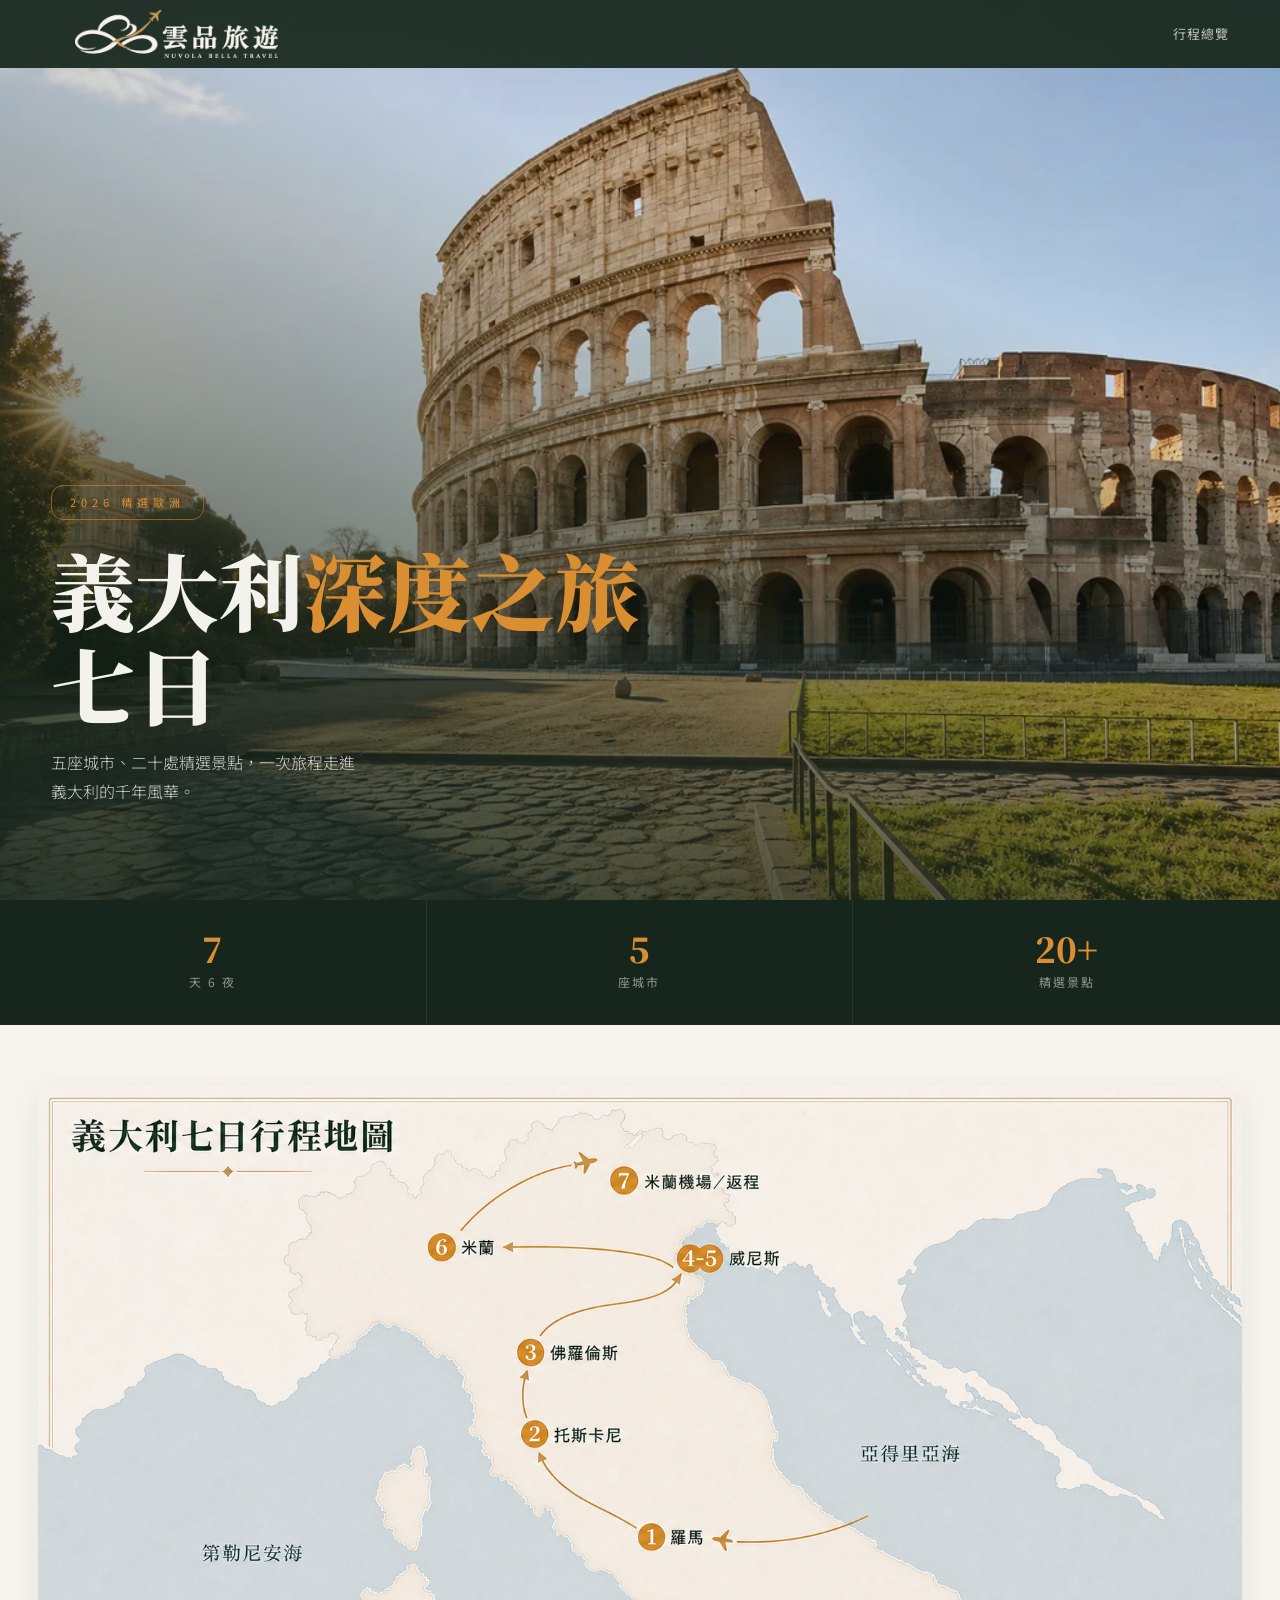
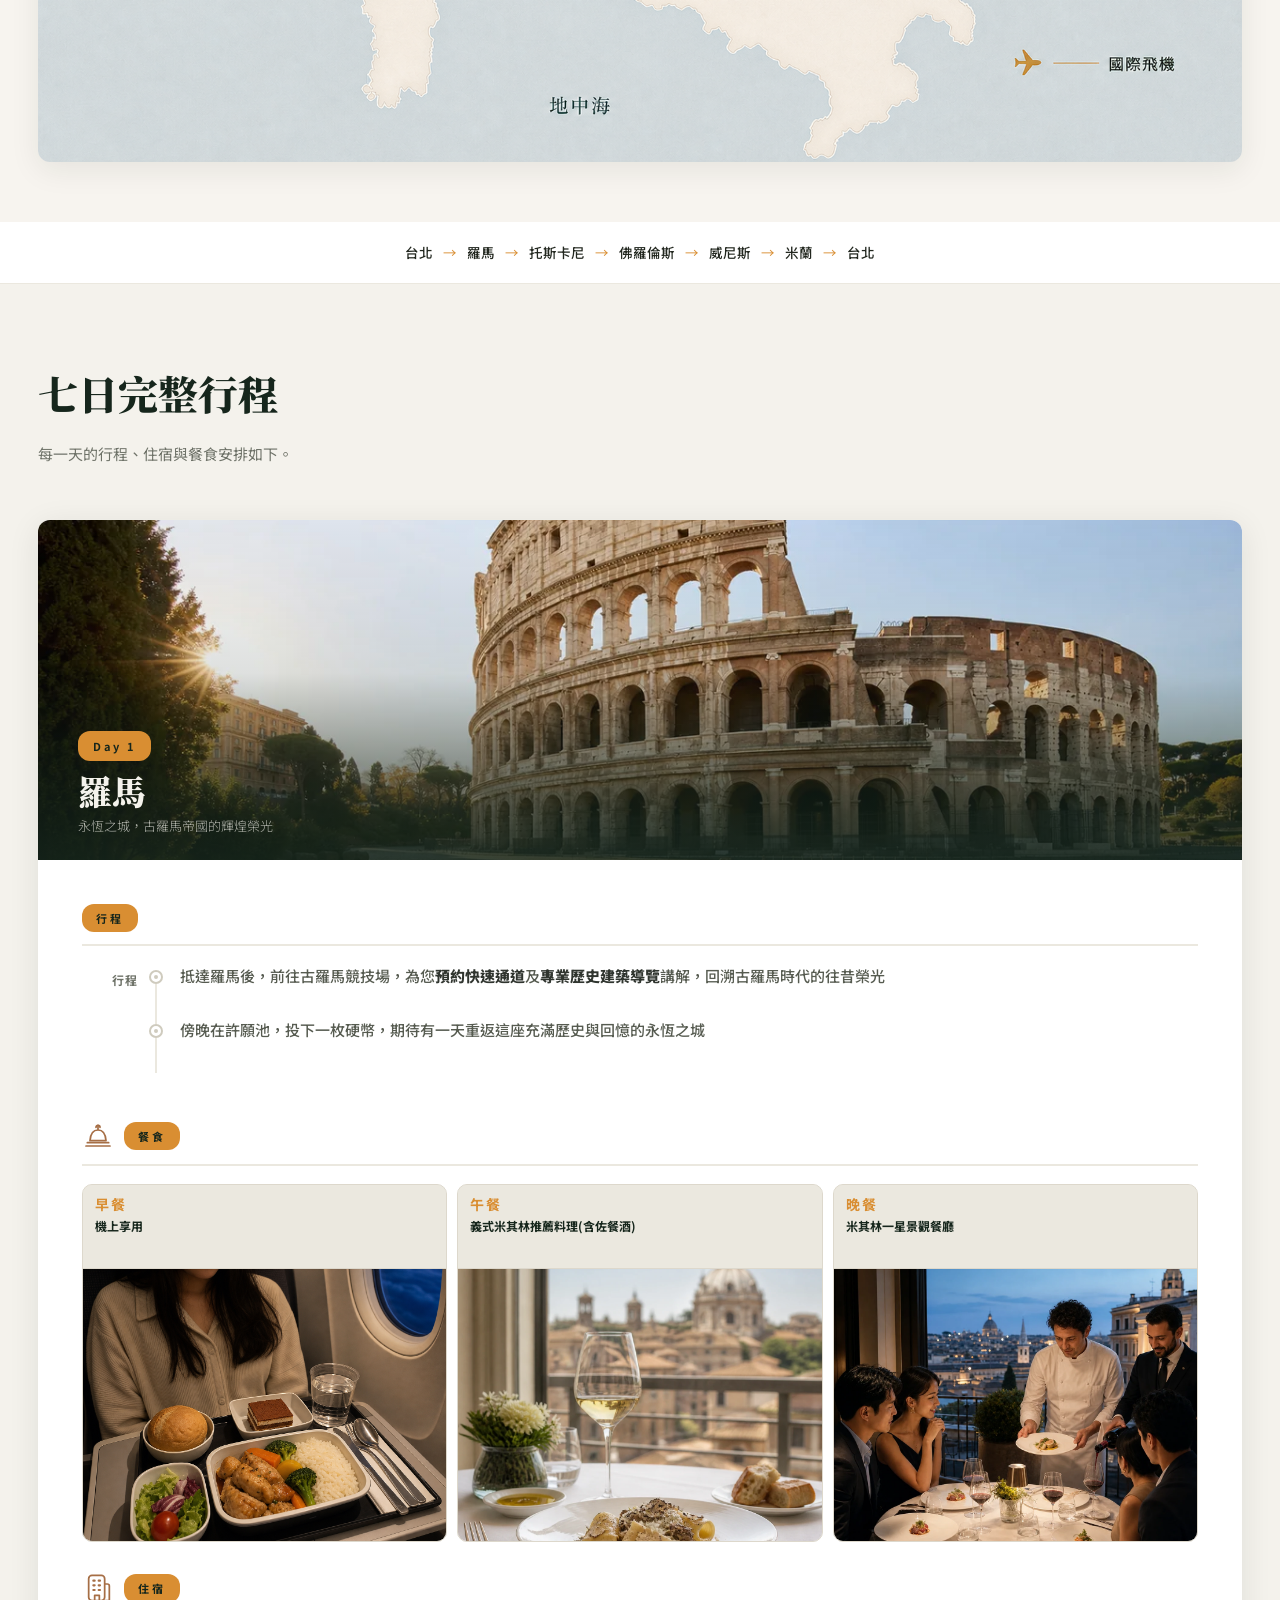
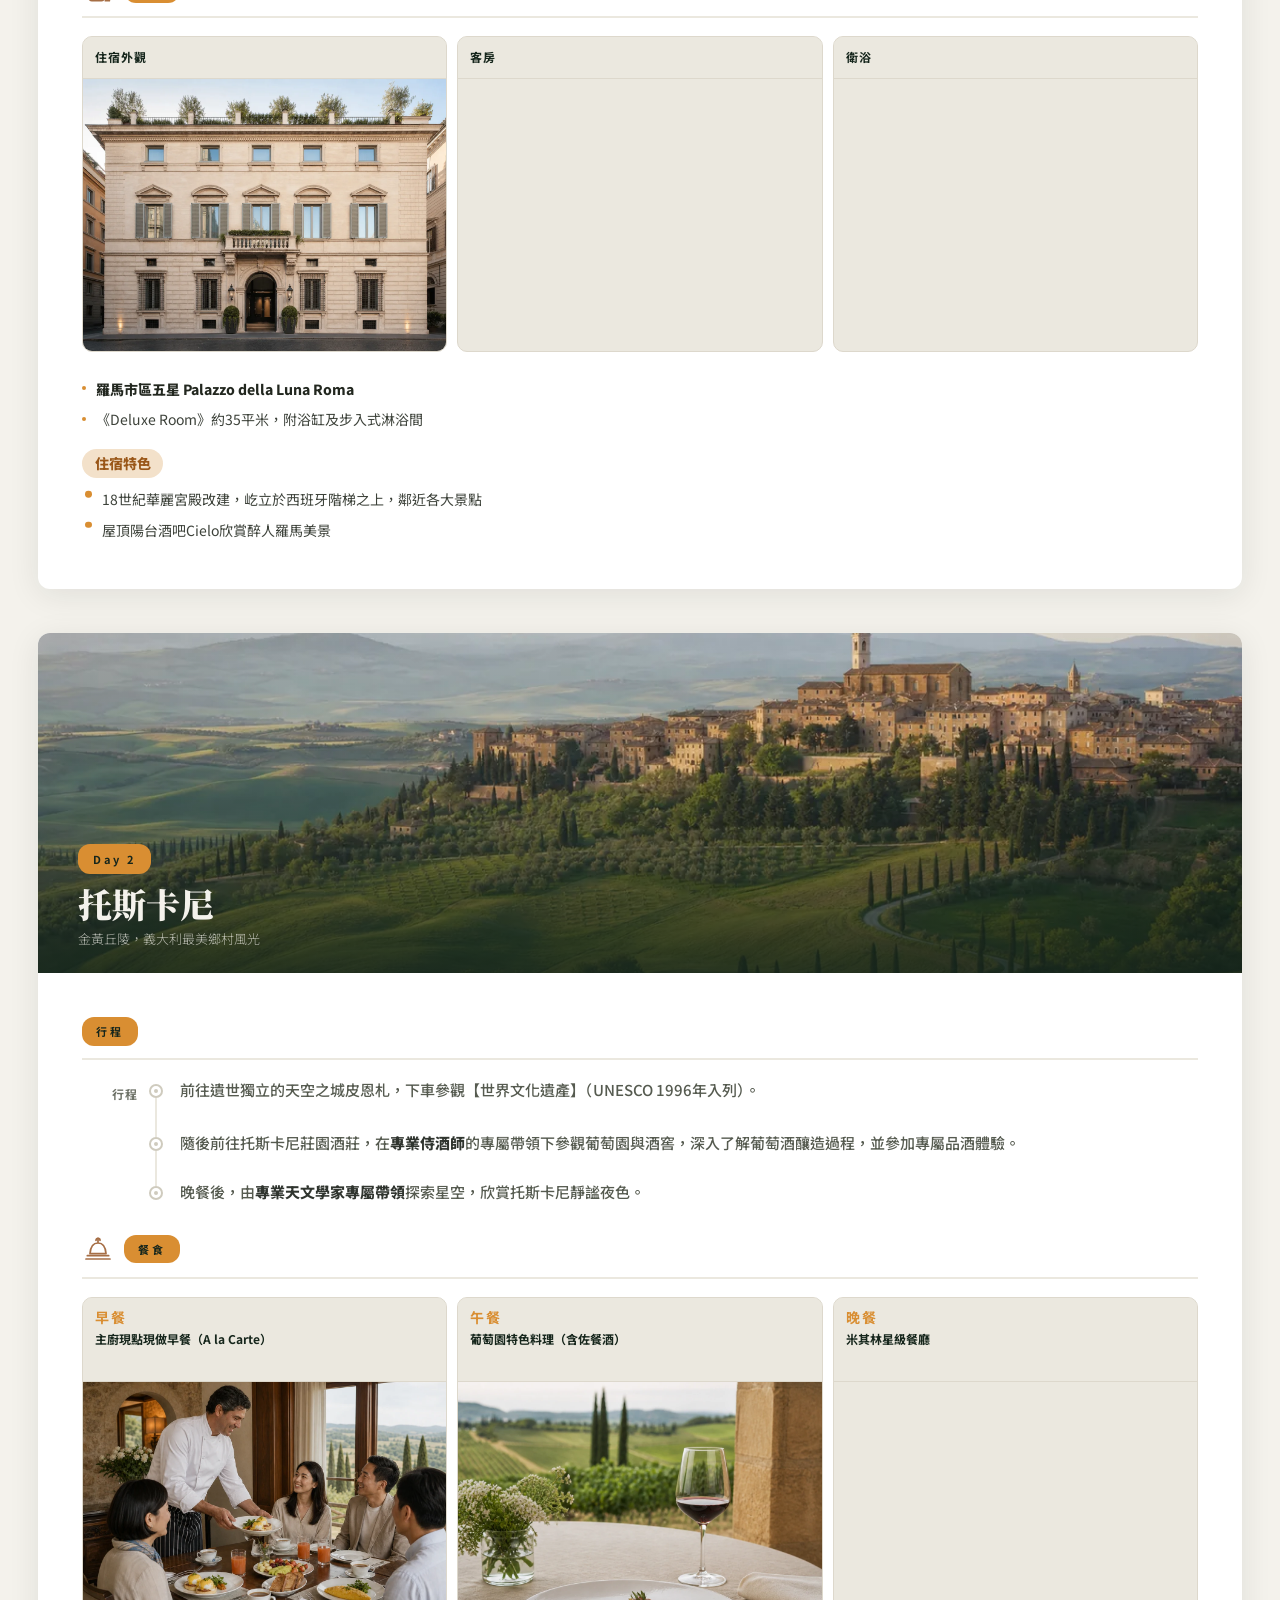
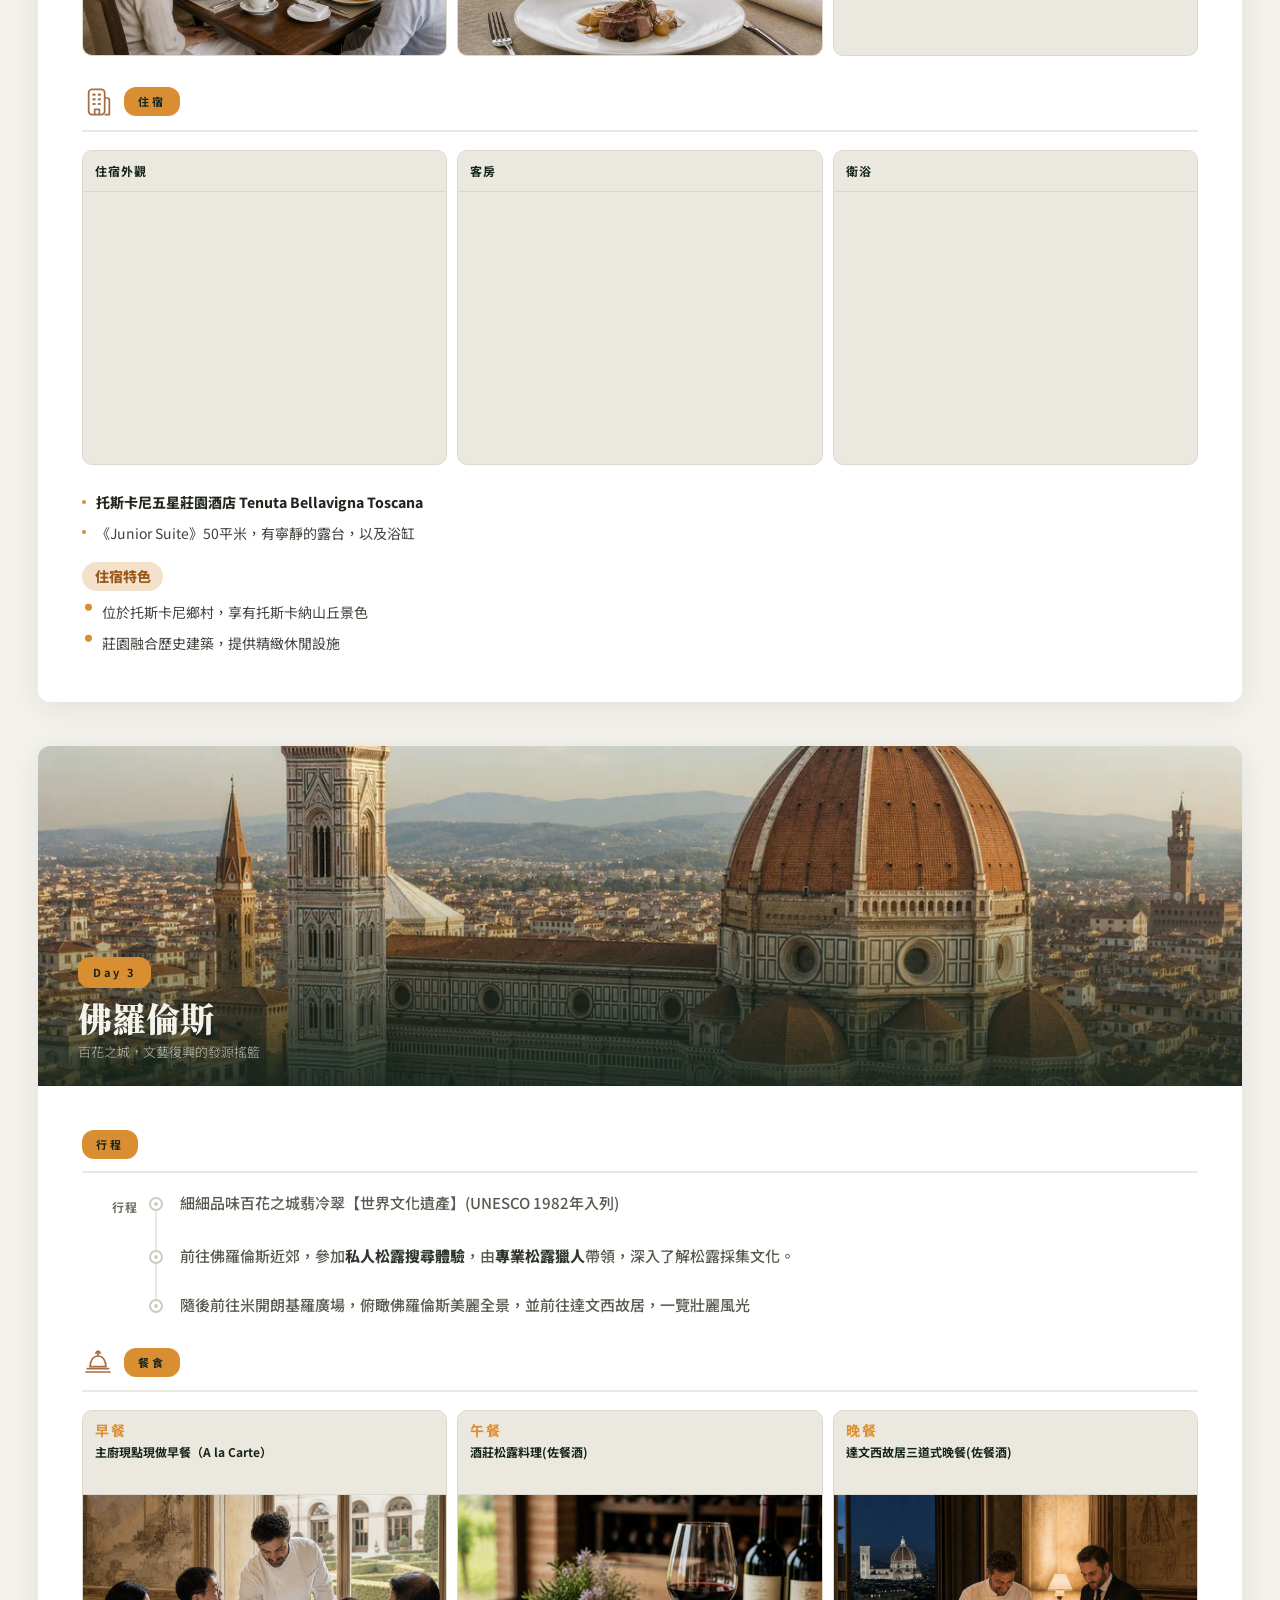
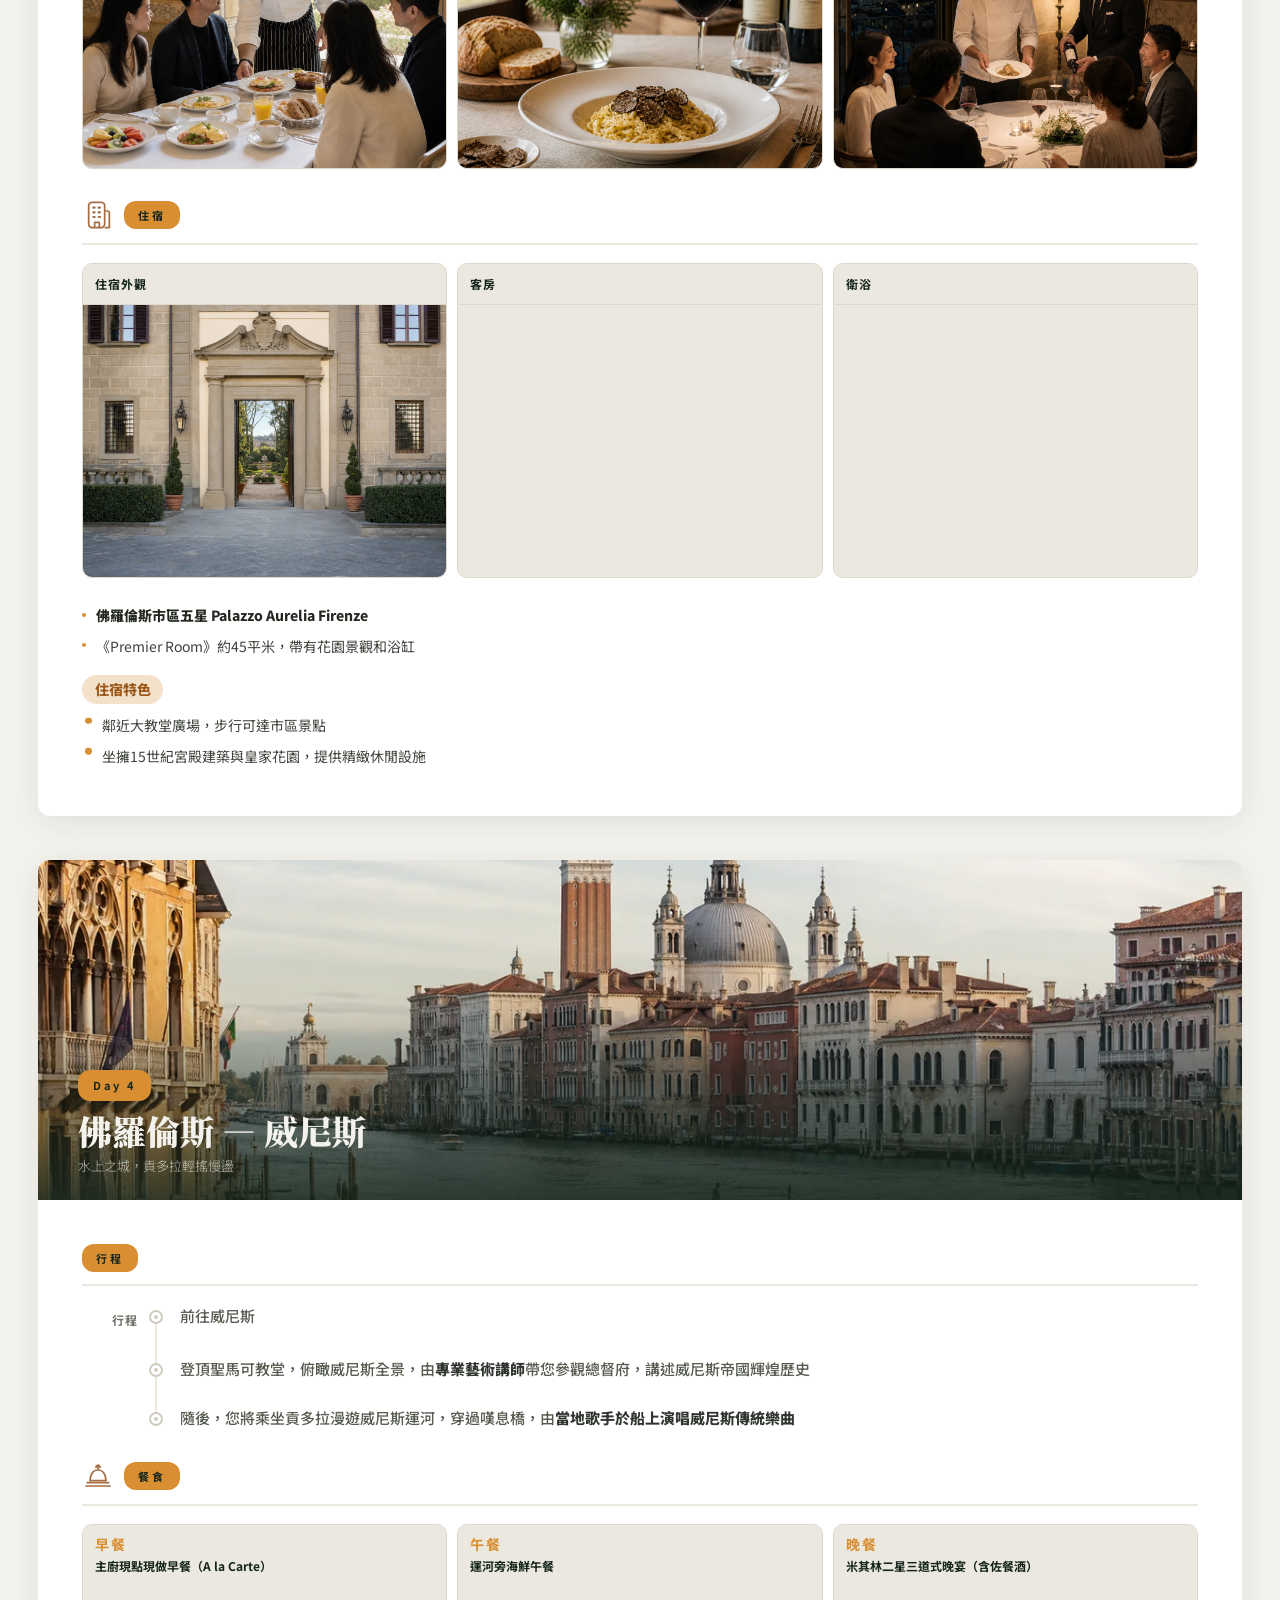
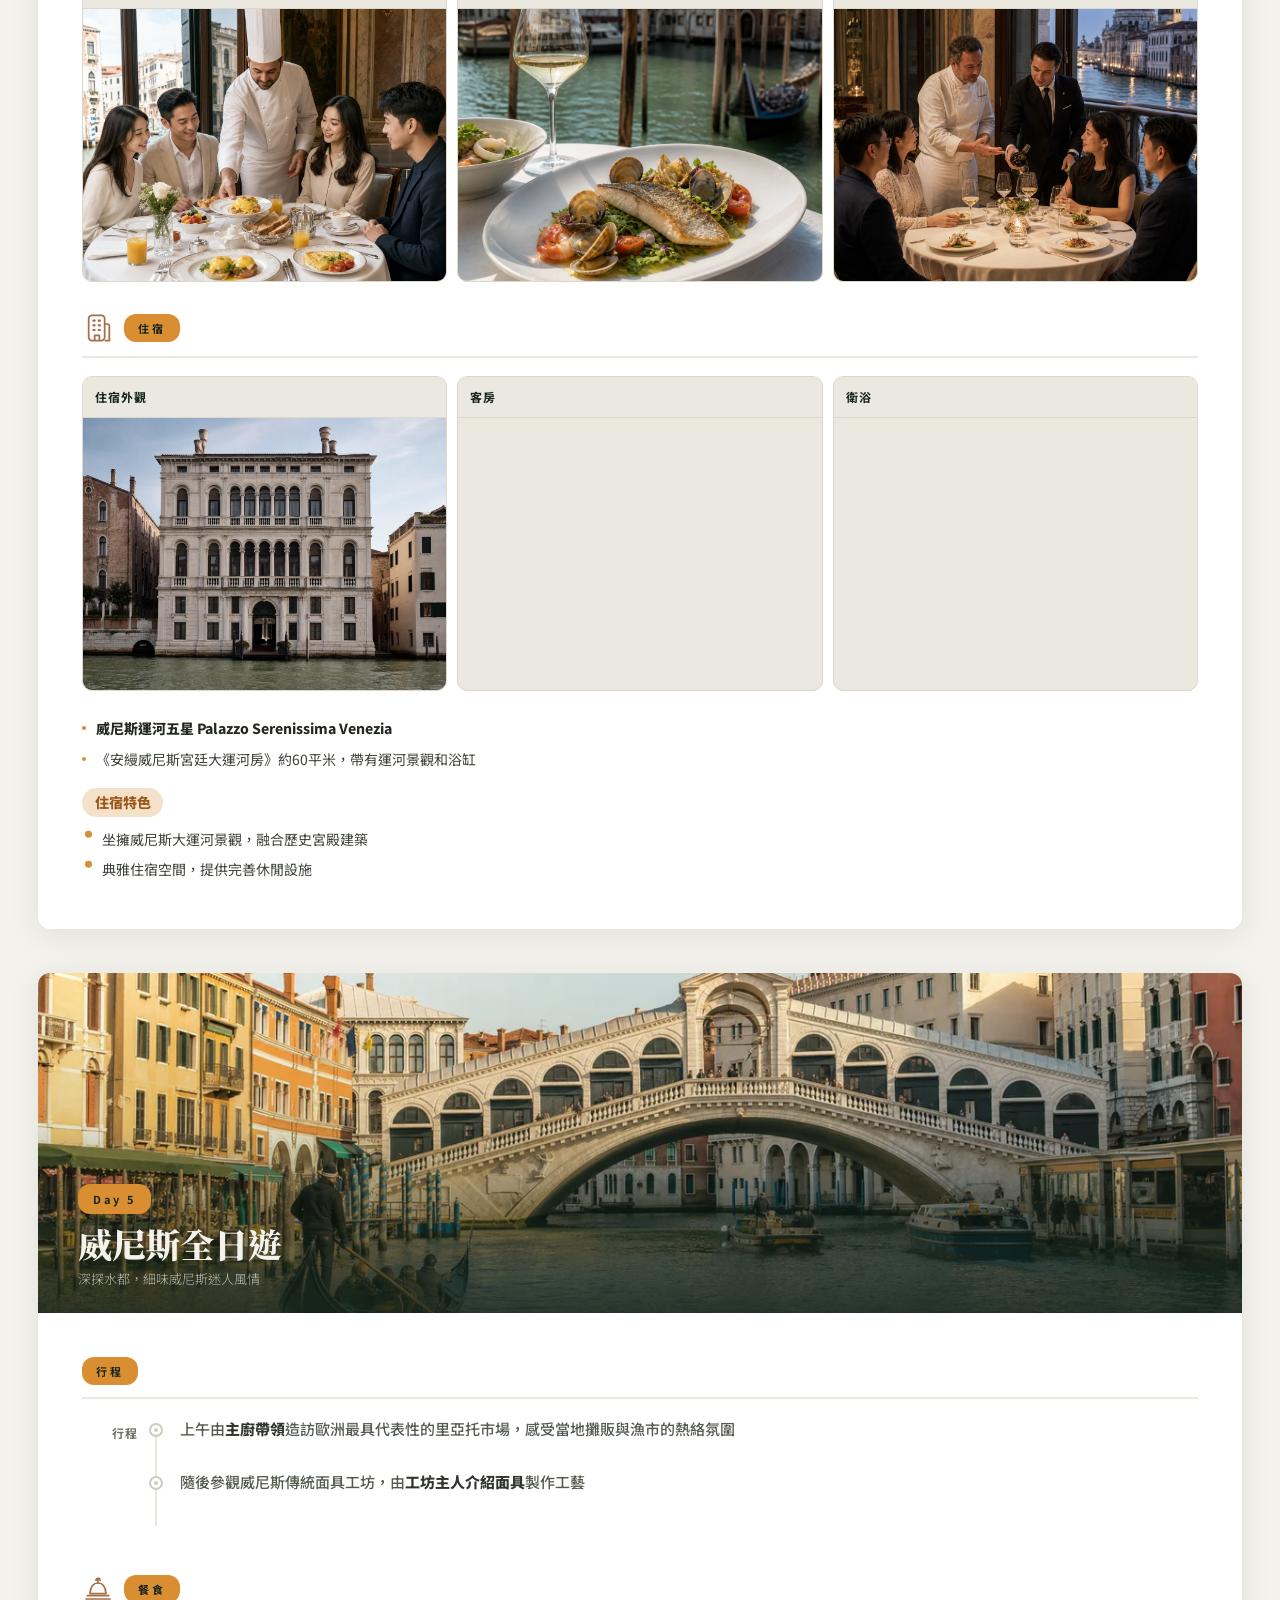
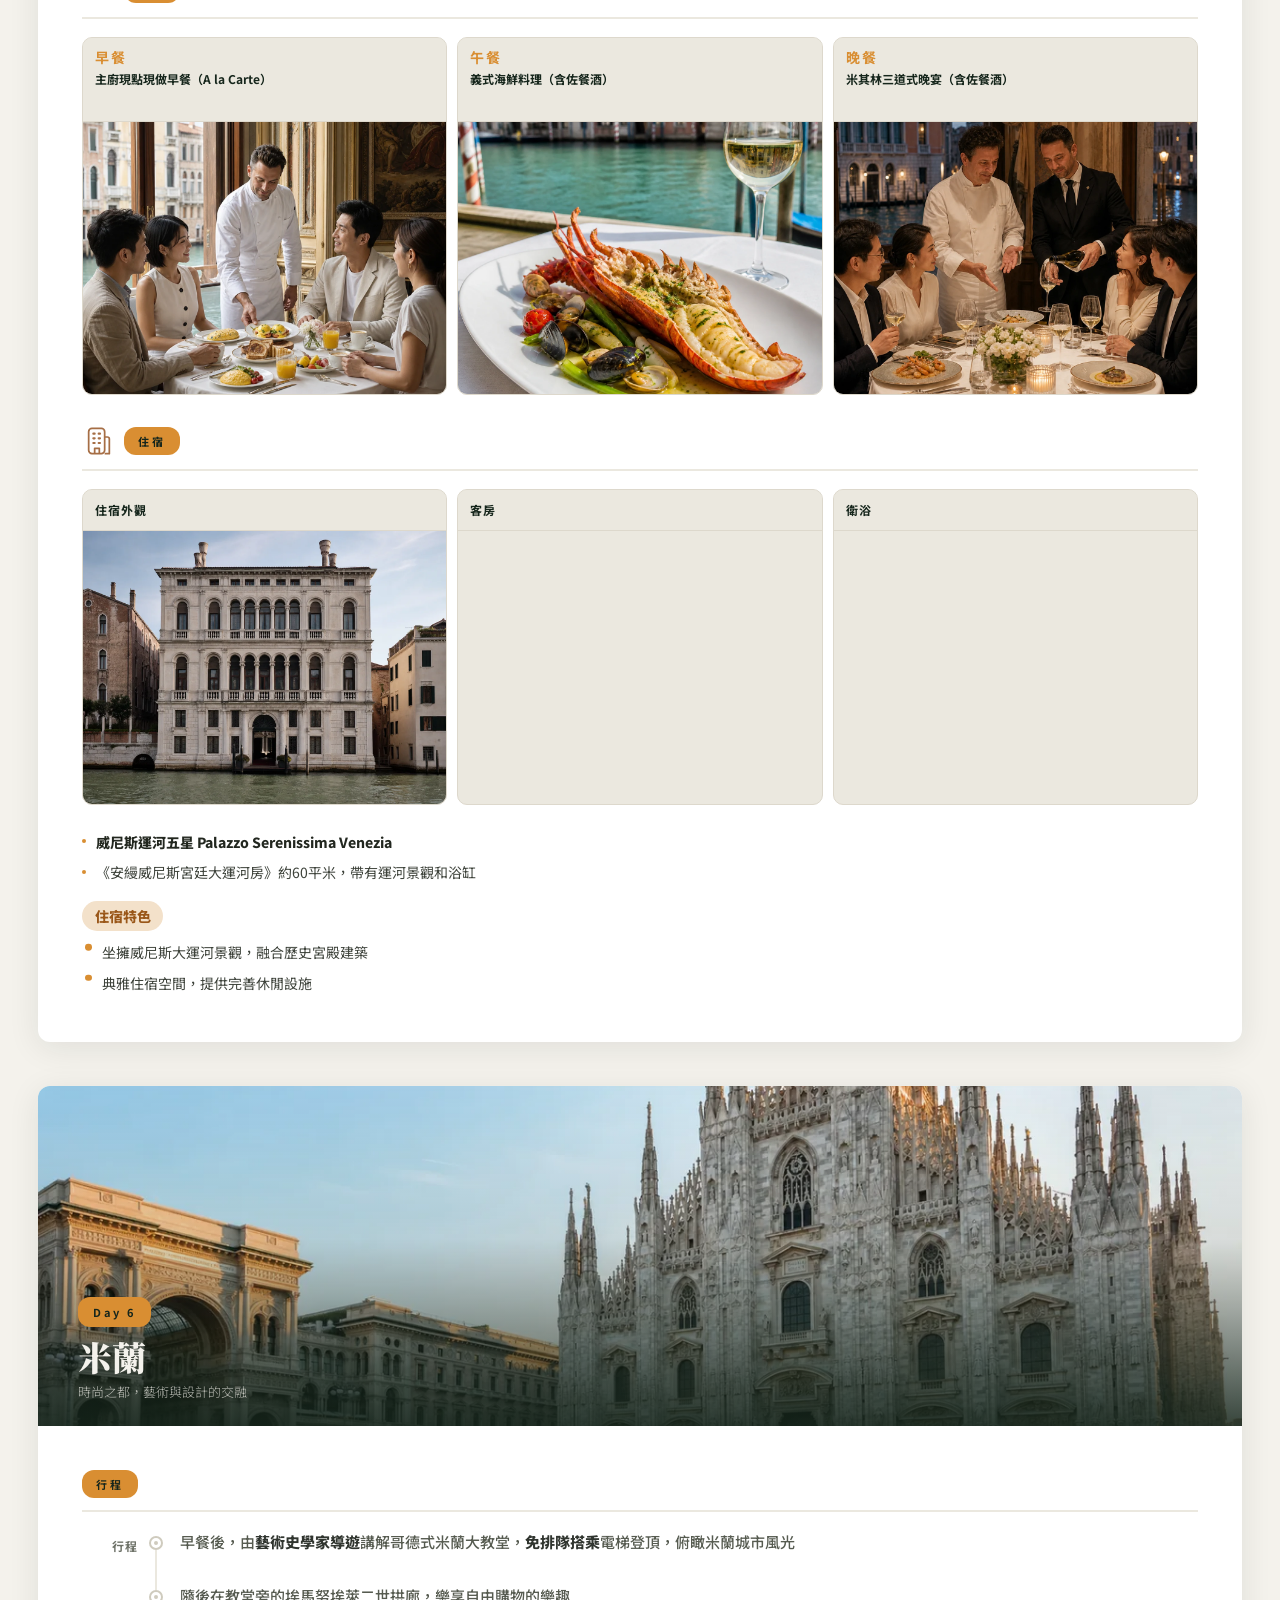
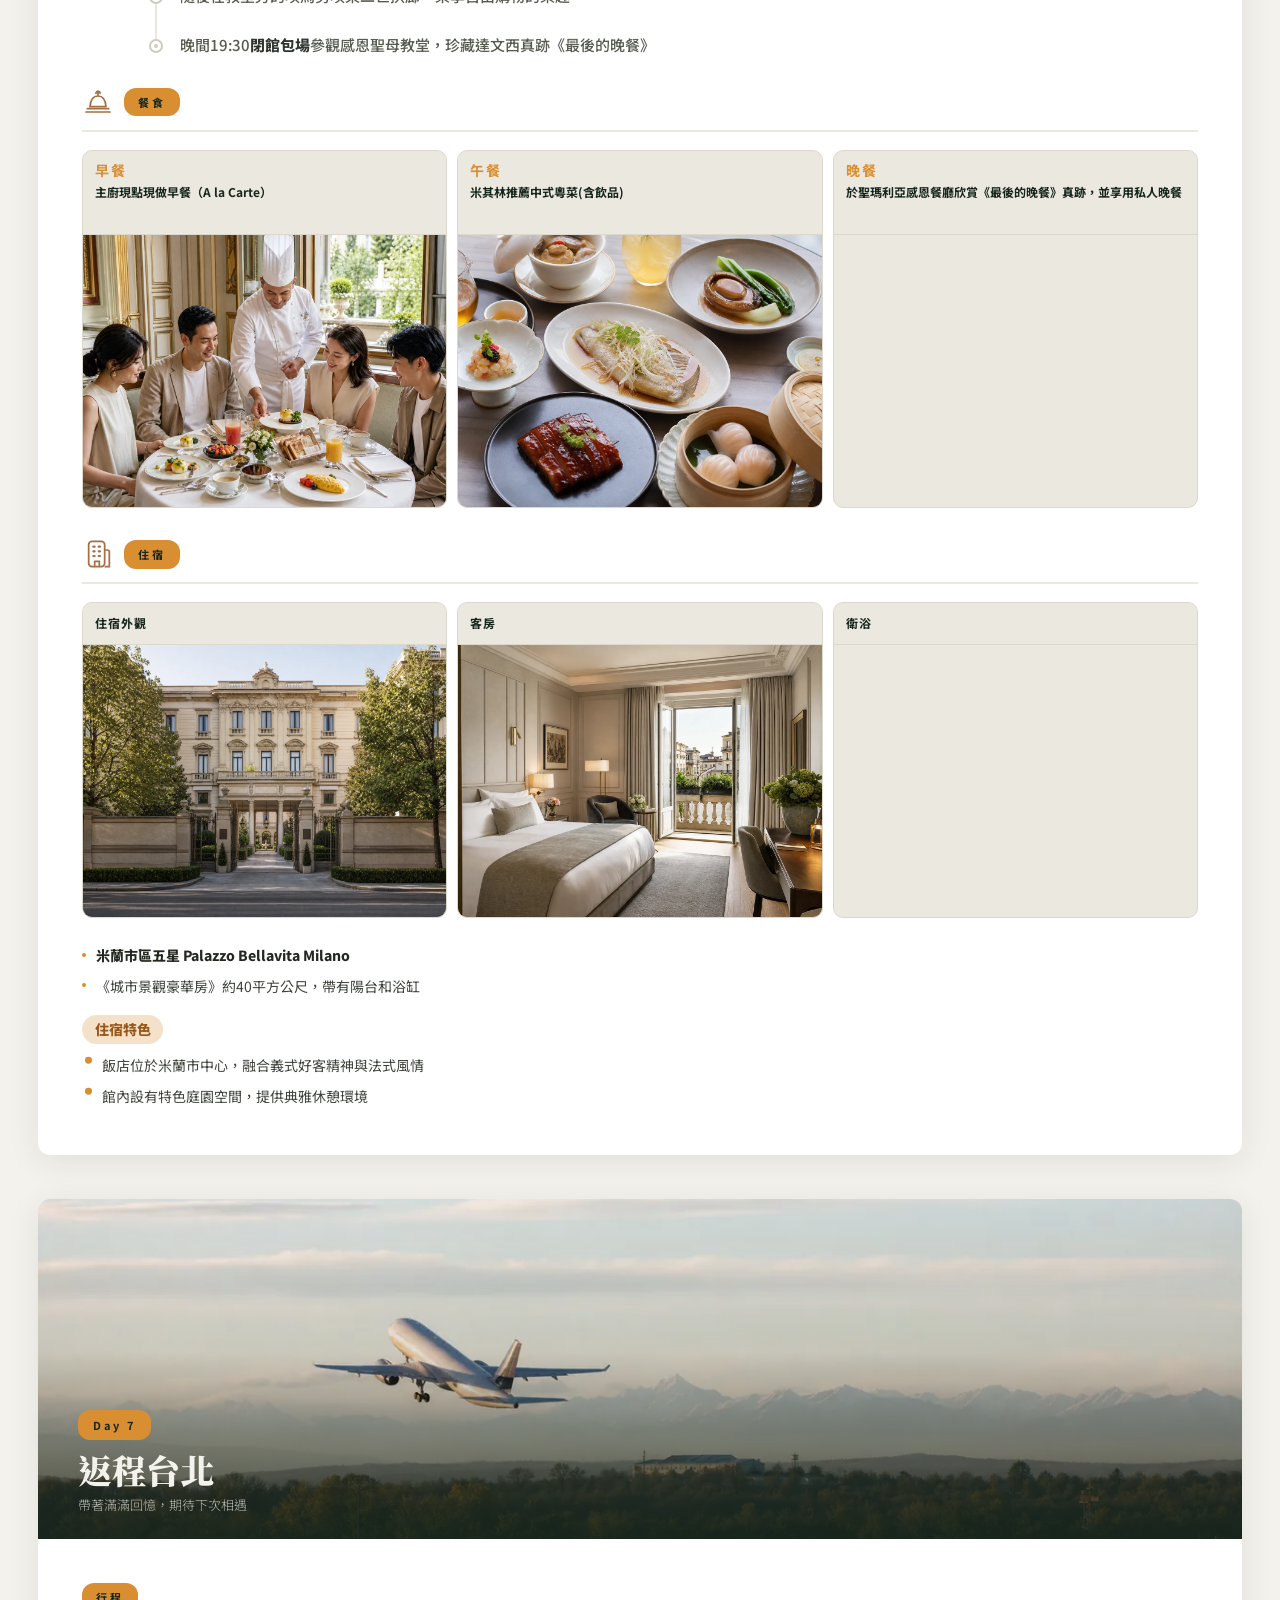
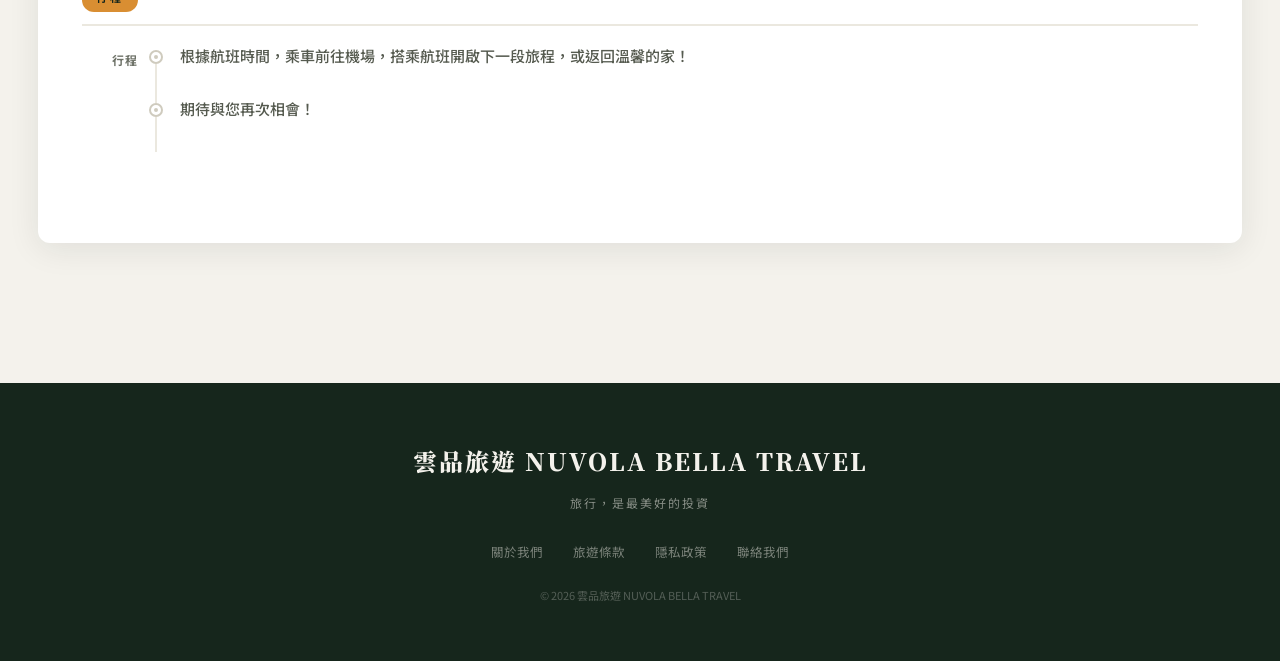
<file: C8.html>
<!DOCTYPE html>
<html lang="zh-TW">
<head>
<meta charset="UTF-8">
<meta name="viewport" content="width=device-width,initial-scale=1.0,viewport-fit=cover">
<title>C8 v41｜雲品旅遊 NUVOLA BELLA TRAVEL</title>
<link href="https://fonts.googleapis.com/css2?family=Noto+Serif+TC:wght@500;600;700;900&amp;family=Noto+Sans+TC:wght@300;400;500;700&amp;display=swap" rel="stylesheet">
<style>
*,*::before,*::after{box-sizing:border-box;margin:0;padding:0}
:root{--green:#16261C;--green2:#1E3326;--bone:#F4F2EC;--bone2:#EBE8DF;--amber:#D98E32;--ink:#22271F;--muted:#6E7268}
html{scroll-behavior:smooth}
body{font-family:'Noto Sans TC',sans-serif;background:var(--bone);color:var(--ink);font-size:15px;line-height:1.85}
nav{position:fixed;top:0;width:100%;z-index:100;height:68px;background:color-mix(in srgb,var(--green) 92%,transparent);backdrop-filter:blur(10px);display:flex;align-items:center;justify-content:space-between;padding:0 clamp(20px,4vw,56px)}
.logo{font-family:'Noto Serif TC',serif;font-weight:900;color:var(--bone);font-size:18px;letter-spacing:1.5px;white-space:nowrap}
.logo span{color:var(--amber)}
.nav-r{display:flex;align-items:center;gap:32px}
.nav-r a{color:rgba(244,242,236,0.75);text-decoration:none;font-size:13px;letter-spacing:1px}
.nav-cta{background:var(--amber);color:var(--green)!important;padding:9px 22px;border-radius:12px;font-weight:700!important}
.hero{min-height:100dvh;position:relative;overflow:hidden;display:flex;align-items:flex-end}
.hero img.bg{position:absolute;inset:0;width:100%;height:100%;object-fit:cover}
.hero-scrim{position:absolute;inset:0;background:linear-gradient(200deg,rgba(22,38,28,0.05) 30%,rgba(22,38,28,0.72) 78%,rgba(22,38,28,0.92) 100%)}
.hero-inner{position:relative;z-index:2;width:100%;max-width:1280px;margin:0 auto;padding:0 clamp(20px,4vw,56px) clamp(48px,7vh,84px)}
.hero-eyebrow{display:inline-block;font-size:11px;letter-spacing:5px;color:var(--amber);border:1px solid color-mix(in srgb,var(--amber) 55%,transparent);padding:6px 18px;border-radius:12px;margin-bottom:22px}
.hero h1{font-family:'Noto Serif TC',serif;font-weight:900;font-size:clamp(40px,7vw,84px);line-height:1.12;color:var(--bone);max-width:14ch}
.hero h1 em{font-style:normal;color:var(--amber)}
.hero p.sub{margin:18px 0 30px;font-size:16px;font-weight:300;color:rgba(244,242,236,0.85);max-width:34ch}
.hero-ctas{display:flex;gap:14px;flex-wrap:wrap}
.btn{font-size:14px;font-weight:700;letter-spacing:1px;padding:15px 38px;border-radius:12px;text-decoration:none;display:inline-block;transition:transform .15s ease}
.btn:active{transform:translateY(1px) scale(0.98)}
.btn-amber{background:var(--amber);color:var(--green)}
.btn-ghost{color:var(--bone);border:1px solid rgba(244,242,236,0.45)}
.facts{background:var(--green);color:var(--bone);display:grid;grid-template-columns:repeat(3,1fr)}
.fact{padding:30px 20px;text-align:center;border-right:1px solid rgba(244,242,236,0.08)}
.fact:last-child{border-right:none}
.fact b{font-family:'Noto Serif TC',serif;font-weight:900;font-size:34px;color:var(--amber);display:block;line-height:1.1}
.fact span{font-size:12px;letter-spacing:2px;color:rgba(244,242,236,0.55)}

/* ── 行程特色一覽（操弄變數等權呈現）── */
.overview{background:var(--bone2);padding:clamp(48px,7vh,72px) clamp(16px,3vw,32px)}
.ov-inner{max-width:1080px;margin:0 auto}
.ov-title{font-family:'Noto Serif TC',serif;font-weight:900;font-size:clamp(26px,3.6vw,36px);color:var(--green);margin-bottom:30px}
.ov-grid{display:grid;grid-template-columns:repeat(3,1fr);gap:18px}
.ov-card{background:#fff;border-radius:12px;padding:28px 26px;border-top:4px solid var(--amber)}
.ov-cat{font-size:12px;font-weight:700;letter-spacing:4px;color:var(--amber);margin-bottom:10px}
.ov-head{font-family:'Noto Serif TC',serif;font-weight:900;font-size:22px;color:var(--green);line-height:1.35;margin-bottom:10px}
.ov-body{font-size:13.5px;color:#565B50;line-height:1.8}

.route{background:#fff;border-bottom:1px solid var(--bone2);padding:18px clamp(20px,4vw,56px);display:flex;justify-content:center;align-items:center;gap:10px;flex-wrap:wrap;font-size:13.5px;color:var(--muted)}
.route b{color:var(--ink);font-weight:500}
.route i{font-style:normal;color:var(--amber)}
main{width:min(100%,1344px);max-width:none;margin:0 auto;padding:clamp(48px,8vh,84px) clamp(16px,3vw,32px) 96px}
.sec-title{font-family:'Noto Serif TC',serif;font-weight:900;font-size:clamp(28px,4vw,40px);color:var(--green);margin-bottom:10px}
.sec-lede{color:var(--muted);max-width:52ch;margin-bottom:52px}
.day{background:#fff;border-radius:12px;overflow:hidden;margin-bottom:44px;box-shadow:0 6px 32px rgba(22,38,28,0.09)}
.day-media{position:relative;height:clamp(220px,36vw,340px);overflow:hidden}
.day-media img{width:100%;height:100%;object-fit:cover;transition:transform .7s ease}
.day:hover .day-media img{transform:scale(1.035)}
.day-media-scrim{position:absolute;inset:0;background:linear-gradient(to top,rgba(22,38,28,0.86),rgba(22,38,28,0.12) 55%,transparent)}
.day-media-text{position:absolute;left:0;right:0;bottom:0;padding:22px clamp(20px,4vw,40px)}
.day-num{display:inline-block;background:var(--amber);color:var(--green);font-size:11px;font-weight:700;letter-spacing:2.5px;padding:5px 15px;border-radius:12px;margin-bottom:10px}
.day-city{font-family:'Noto Serif TC',serif;font-weight:900;font-size:clamp(24px,3.4vw,34px);color:var(--bone);line-height:1.2}
.day-tagline{font-size:13px;font-weight:300;color:rgba(244,242,236,0.72);margin-top:2px}
.day-content{padding:clamp(24px,4vw,44px)}

/* ── 三因子等權區塊 ── */
.fac-block{margin-bottom:30px}
.fac-block:last-child{margin-bottom:0}
.fac-head{display:flex;align-items:center;gap:12px;margin-bottom:18px;padding-bottom:12px;border-bottom:2px solid var(--bone2)}
.fac-tag{background:var(--amber);color:var(--green);font-size:11px;font-weight:700;letter-spacing:3px;padding:4px 14px;border-radius:12px}
.fac-name{font-family:'Noto Serif TC',serif;font-weight:900;font-size:19px;color:var(--green)}
.fac-list{list-style:none}
.fac-list li{font-size:14px;line-height:1.9;color:#3d423a;padding:2px 0 2px 14px;position:relative}
.fac-list li::before{content:'';position:absolute;left:0;top:0.9em;width:4px;height:4px;border-radius:50%;background:var(--amber)}
.fac-cols{display:grid;grid-template-columns:1fr 1fr;gap:32px}
.fac-cols .fac-block{margin-bottom:0}

.timeline{margin-bottom:4px}
.tl-item{display:grid;grid-template-columns:56px 36px 1fr;align-items:start;position:relative;padding-bottom:26px}
.tl-item:last-child{padding-bottom:0}
.tl-item::before{content:'';position:absolute;left:73px;top:20px;bottom:-6px;width:2px;background:var(--bone2)}
.tl-item:last-child::before{display:none}
.tl-time{font-size:12px;font-weight:700;color:var(--muted);letter-spacing:1px;text-align:right;padding-top:5px}
.tl-node{width:10px;height:10px;border-radius:50%;background:#CFCBBE;border:3px solid #fff;box-shadow:0 0 0 2px #CFCBBE;margin:8px auto 0;position:relative;z-index:1}
.tl-node-hl{width:15px;height:15px;background:var(--amber);box-shadow:0 0 0 3px color-mix(in srgb,var(--amber) 30%,transparent);margin-top:7px}
.tl-content{padding-left:6px}
.tl-title{font-size:15px;font-weight:500;color:#565B50;line-height:1.55}
.tl-title-hl{font-family:'Noto Serif TC',serif;font-size:22px;font-weight:900;color:var(--green);line-height:1.4;display:inline;background:linear-gradient(transparent 62%,color-mix(in srgb,var(--amber) 32%,transparent) 62%)}
.tl-desc{font-size:13px;color:var(--muted);line-height:1.75;margin-top:3px}
.tl-hl .tl-desc{color:#565B50;font-size:13.5px}

footer{background:var(--green);color:rgba(244,242,236,0.5);padding:56px clamp(20px,4vw,56px);text-align:center}
.f-logo{font-family:'Noto Serif TC',serif;font-weight:900;color:var(--bone);font-size:24px;letter-spacing:2px;margin-bottom:8px}
.f-logo span{color:var(--amber)}
.f-tag{font-size:12px;letter-spacing:2px;margin-bottom:26px}
.f-links{display:flex;justify-content:center;gap:30px;flex-wrap:wrap;margin-bottom:22px}
.f-links a{color:rgba(244,242,236,0.45);text-decoration:none;font-size:12.5px}
.f-copy{font-size:11px;color:rgba(244,242,236,0.28)}
.reveal{opacity:0;transform:translateY(22px);transition:opacity .7s ease,transform .7s ease}
.reveal.in{opacity:1;transform:none}
.hero-inner>*{opacity:0;transform:translateY(16px);animation:rise .8s ease forwards}
.hero-inner>*:nth-child(2){animation-delay:.12s}
.hero-inner>*:nth-child(3){animation-delay:.24s}
.hero-inner>*:nth-child(4){animation-delay:.36s}
@keyframes rise{to{opacity:1;transform:none}}
@media (prefers-reduced-motion:reduce){
  .reveal{opacity:1;transform:none;transition:none}
  .hero-inner>*{opacity:1;transform:none;animation:none}
  .day-media img,.btn{transition:none}
}
@media(max-width:820px){
  .nav-r a:not(.nav-cta){display:none}
  .facts{grid-template-columns:repeat(2,1fr)}
  .fact:nth-child(2){border-right:none}
  .fact{border-bottom:1px solid rgba(244,242,236,0.08)}
  .fact:nth-child(3),.fact:nth-child(4){border-bottom:none}
  .ov-grid{grid-template-columns:1fr}
  .tl-item{grid-template-columns:44px 30px 1fr}
  .tl-item::before{left:58px}
  .tl-title-hl{font-size:18px}
  .fac-cols{grid-template-columns:1fr;gap:26px}
}
@media(max-width:520px){
  nav{height:58px;padding-left:16px;padding-right:16px}
  .logo{font-size:15px;letter-spacing:1px}
  .nav-cta{padding:8px 14px}
  .hero{min-height:88svh}
  .hero-inner{padding-left:18px;padding-right:18px;padding-bottom:40px}
  .hero h1{font-size:clamp(38px,12vw,54px)}
  .hero p.sub{font-size:15px;line-height:1.7}
  .hero-ctas{display:grid;grid-template-columns:1fr 1fr}
  .btn{padding:13px 12px;text-align:center}
  .fact{padding:22px 10px}
  .fact b{font-size:28px}
  .overview{padding-left:14px;padding-right:14px}
  .ov-card{padding:22px 20px}
  .route{justify-content:flex-start;overflow-x:auto;flex-wrap:nowrap;white-space:nowrap}
  main{padding-left:12px;padding-right:12px;padding-bottom:64px}
  .sec-lede{margin-bottom:32px}
  .day{margin-bottom:28px;border-radius:10px}
  .day-media{height:230px}
  .day-content{padding:22px 18px}
  .tl-item{grid-template-columns:42px 26px 1fr}
  .tl-item::before{left:54px}
  .tl-title{font-size:14px}
  .tl-title-hl{font-size:17px}
  .fac-list li{font-size:13.5px}
  footer{padding-top:44px;padding-bottom:calc(44px + env(safe-area-inset-bottom))}
}


/* Daily image set — shared structure for all 2×2×2 conditions */
.daily-gallery{margin:0 0 34px}
.daily-gallery-title{font-family:'Noto Serif TC',serif;font-size:18px;font-weight:900;color:var(--green);margin-bottom:14px}
.daily-gallery-grid{display:grid;grid-template-columns:repeat(12,1fr);gap:10px}
.daily-shot{position:relative;overflow:hidden;border-radius:10px;background:var(--bone2);min-height:170px}
.daily-shot img{display:block;width:100%;height:100%;object-fit:cover;transition:transform .45s ease}
.daily-shot:hover img{transform:scale(1.025)}
.daily-shot figcaption{position:absolute;left:9px;bottom:9px;padding:5px 10px;border-radius:999px;background:rgba(22,38,28,.82);color:#fff;font-size:11px;letter-spacing:1px;backdrop-filter:blur(6px)}
.daily-shot--wide{grid-column:span 7;min-height:260px}
.daily-shot--side{grid-column:span 5;min-height:260px}
.daily-shot--meal{grid-column:span 4}
.daily-shot--half{grid-column:span 6}
@media(max-width:820px){
  .daily-shot--wide,.daily-shot--side{grid-column:span 6;min-height:210px}
  .daily-shot--meal{grid-column:span 4;min-height:150px}
}
@media(max-width:520px){
  .daily-gallery{margin-bottom:28px}
  .daily-gallery-grid{grid-template-columns:1fr 1fr;gap:8px}
  .daily-shot,.daily-shot--wide,.daily-shot--side,.daily-shot--meal,.daily-shot--half{grid-column:auto;min-height:132px}
  .daily-shot--wide{grid-column:1/-1;min-height:205px}
  .daily-shot figcaption{left:7px;bottom:7px;font-size:10px;padding:4px 8px}
}



/* Images sit inside their corresponding experimental factor blocks. */
.factor-images{display:grid;gap:10px;margin:18px 0 22px}
.factor-images--itinerary{grid-template-columns:1fr;width:min(76%,720px);margin-left:auto;margin-right:auto}
.factor-images--stay,.factor-images--dining{grid-template-columns:repeat(3,1fr)}
.factor-image{position:relative;overflow:hidden;border-radius:10px;background:var(--bone2);height:180px}
.factor-images--itinerary .factor-image{height:auto;aspect-ratio:4/3}
.factor-images--itinerary .factor-image img{object-fit:contain}
.factor-image img{display:block;width:100%;height:100%;object-fit:cover;transition:transform .45s ease}
.factor-image:hover img{transform:scale(1.025)}
.factor-image figcaption{position:absolute;left:9px;bottom:9px;padding:5px 10px;border-radius:999px;background:rgba(22,38,28,.82);color:#fff;font-size:11px;letter-spacing:1px;backdrop-filter:blur(6px)}
@media(max-width:820px){
  .facts{grid-template-columns:repeat(3,1fr)}
  .fact,.fact:nth-child(2),.fact:nth-child(3){border-right:1px solid rgba(244,242,236,0.08);border-bottom:none}
  .fact:last-child{border-right:none}
  .factor-images--itinerary .factor-image{height:auto;aspect-ratio:4/3}
  .factor-images--itinerary{width:min(88%,620px)}
  .factor-image{height:150px}
}
@media(max-width:520px){
  .factor-images{gap:8px;margin:14px 0 18px}
  .factor-images--itinerary .factor-image{height:auto;aspect-ratio:4/3}
  .factor-images--itinerary{width:100%}
  .factor-images--stay,.factor-images--dining{grid-template-columns:1fr 1fr}
  .factor-images--stay .factor-image:first-child,
  .factor-images--dining .factor-image:first-child{grid-column:1/-1;height:190px}
  .factor-image{height:132px}
  .factor-image figcaption{left:7px;bottom:7px;font-size:10px;padding:4px 8px}
}



.fac-icon{width:32px;height:32px;flex:0 0 32px;object-fit:contain}
.fac-head--with-icon{gap:10px}
@media(max-width:520px){
  .fac-icon{width:28px;height:28px;flex-basis:28px}
}


.route-map{background:#f7f4ef;padding:clamp(26px,5vw,60px) clamp(12px,3vw,32px)}
.route-map-inner{max-width:1280px;margin:0 auto}
.route-map img{display:block;width:100%;height:auto;object-fit:contain;border-radius:12px;box-shadow:0 8px 30px rgba(22,38,28,.08)}
/* v03 確認版：移除行程景點圖片；住宿與餐食圖片統一 4:3 */
.factor-images--itinerary{display:none}
.factor-images--stay .factor-image,.factor-images--dining .factor-image{height:auto!important;aspect-ratio:4/3}
.factor-images--stay .factor-image img,.factor-images--dining .factor-image img{object-fit:cover}
@media(max-width:520px){
  .route-map{padding:18px 10px}
  .route-map img{border-radius:8px}
}
/* v04B：文字置於圖片上方的暖灰標題列 */
.factor-image{height:auto!important;aspect-ratio:auto!important;display:flex;flex-direction:column;background:var(--bone2);border:1px solid #ddd8cc}
.factor-image img{width:100%;aspect-ratio:4/3;height:auto;object-fit:cover;order:2}
.factor-image figcaption{position:static;order:1;padding:9px 12px;border-radius:0;background:var(--bone2);color:var(--green);font-size:12px;font-weight:700;letter-spacing:1px;backdrop-filter:none;border-bottom:1px solid #ddd8cc}
main .day:last-of-type .day-content > .fac-block:last-child{display:none}
/* v05：第 3 天餐食以「餐別＋內容」顯示於圖上標題列 */
.factor-images[aria-label="第 3 天dining圖片"] figcaption{min-height:70px;display:flex;flex-direction:column;justify-content:center;gap:2px;line-height:1.45;letter-spacing:0}
.factor-images[aria-label="第 3 天dining圖片"] figcaption strong{color:var(--amber);font-size:11px;letter-spacing:2px}
.factor-images[aria-label="第 3 天dining圖片"] figcaption span{color:var(--green);font-size:12px}

/* v06：全日餐食標題與區塊順序 */
.factor-images--dining figcaption{min-height:70px;display:flex;flex-direction:column;justify-content:center;gap:2px;line-height:1.45;letter-spacing:0}
.factor-images--dining figcaption strong{color:var(--amber);font-size:11px;letter-spacing:2px}
.factor-images--dining figcaption span{color:var(--green);font-size:12px}
.day-content > .fac-block{margin-bottom:30px}
.day-content > .fac-block:last-child{margin-bottom:0}

/* v17: confirmed v16 presentation applied to all 2x2x2 conditions */
.logo{display:flex;align-items:center;height:56px;padding:0;background:transparent;overflow:hidden;font-size:0;letter-spacing:0}
.logo img{display:block;width:clamp(180px,22vw,250px);height:48px;object-fit:contain}
.factor-images--dining + .fac-list{display:none}
.factor-images--stay .factor-image img,.factor-images--dining .factor-image img{object-fit:cover!important;object-position:center;background:transparent}
.factor-images--stay + .fac-list > li:first-child{font-weight:800;color:var(--ink)}
.factor-images--stay + .fac-list li.stay-feature-title{display:inline-flex;align-items:center;width:auto;margin:.85rem 0 .4rem;padding:.38rem .78rem;border-radius:999px;background:#f3e1ca;color:#9a5719;font-size:.88rem;font-weight:800;line-height:1.2}
.factor-images--stay + .fac-list li.stay-feature-title::before{content:none;display:none}
.factor-images--stay + .fac-list li.stay-feature{position:relative;padding-left:1.25rem}
.factor-images--stay + .fac-list li.stay-feature::before{content:"";display:block;position:absolute;left:.18rem;top:.72em;width:.42rem;height:.42rem;border-radius:50%;background:var(--amber);transform:translateY(-50%)}
@media(max-width:520px){
  .logo{height:50px;padding:0;background:transparent}
  .logo img{width:165px;height:42px}
}


/* v26: attached-PDF blue itinerary phrases rendered in confirmed style */
.timeline .itinerary-emphasis{font-weight:800;color:#30352F}


/* v40: compact aligned meal labels and description rows */
.factor-images.factor-images--dining figcaption{height:84px;min-height:84px;display:grid;grid-template-rows:22px 1fr;align-content:start;justify-content:stretch;gap:2px;padding:8px 12px}
.factor-images.factor-images--dining figcaption strong{align-self:start;font-size:14px;line-height:22px;letter-spacing:2px}
.factor-images.factor-images--dining figcaption span{align-self:start;font-size:12px;line-height:1.45}
@media(max-width:520px){
  .factor-images--dining .factor-image:first-child figcaption{height:82px;min-height:82px}
  .factor-images--dining .factor-image:nth-child(n+2) figcaption{height:108px;min-height:108px}
}
/* v31: make the regular Day 5 guide label visibly heavier */
.timeline .itinerary-emphasis--guide{font-weight:800}

</style>
<link rel="stylesheet" href="responsive.css">
</head>
<body data-condition="C8" data-accommodation="high" data-itinerary="high" data-dining="high" data-version="v41-day3-meal-caption-specificity-fix">
<nav>
<div class="logo"><img src="assets/brand/YunPin_NuvolaBella_DarkBackground_Transparent_V5.png" alt="雲品旅遊 NUVOLA BELLA TRAVEL"></div>
  <div class="nav-r">
    <a href="#itinerary">行程總覽</a>
    </div>
</nav>
<header class="hero">
  <img class="bg" src="assets/day01/D1_Hero.webp" alt="羅馬競技場">
  <div class="hero-scrim"></div>
  <div class="hero-inner">
    <span class="hero-eyebrow">2026 精選歐洲</span>
    <h1>義大利<em>深度之旅</em><br>七日</h1>
    <p class="sub">五座城市、二十處精選景點，一次旅程走進義大利的千年風華。</p>
  </div>
</header>
<section class="facts">
  <div class="fact"><b>7</b><span>天 6 夜</span></div>
  <div class="fact"><b>5</b><span>座城市</span></div>
  <div class="fact"><b>20+</b><span>精選景點</span></div>
</section>
<section class="route-map" aria-label="義大利七日行程地圖"><div class="route-map-inner"><img src="assets/map/italy-7day-map_website-style_v29.png" alt="網站風格義大利七日行程地圖：羅馬、托斯卡尼、佛羅倫斯、威尼斯、米蘭及返程路線" loading="eager" decoding="async"></div></section><div id="overview"></div>

    <div class="route">
  <b>台北</b><i>→</i><b>羅馬</b><i>→</i><b>托斯卡尼</b><i>→</i><b>佛羅倫斯</b><i>→</i><b>威尼斯</b><i>→</i><b>米蘭</b><i>→</i><b>台北</b>
</div>
<main id="itinerary">
  <h2 class="sec-title">七日完整行程</h2>
  <p class="sec-lede">每一天的行程、住宿與餐食安排如下。</p>
  
        <article class="day reveal">
          <div class="day-media">
            <img src="assets/day01/D1_Hero.webp" alt="羅馬" loading="lazy">
            <div class="day-media-scrim"></div>
            <div class="day-media-text">
              <span class="day-num">Day 1</span>
              <h3 class="day-city">羅馬</h3>
              <p class="day-tagline">永恆之城，古羅馬帝國的輝煌榮光</p>
            </div>
          </div>
          <div class="day-content">
            
            <div class="fac-block">
              <div class="fac-head"><span class="fac-tag">行程</span></div><div class="factor-images factor-images--itinerary" aria-label="第 1 天itinerary圖片"><figure class="factor-image"><img src="assets/day01/D1_Itinerary_Luxury.webp" alt="第 1 天今日行程" loading="lazy" decoding="async"><figcaption>今日行程</figcaption></figure></div>
              <div class="timeline"><div class="tl-item"><div class="tl-time">行程</div><div class="tl-node"></div><div class="tl-content"><div class="tl-title">抵達羅馬後，前往古羅馬競技場，為您<strong class="itinerary-emphasis">預約快速通道</strong>及<strong class="itinerary-emphasis">專業歷史建築導覽</strong>講解，回溯古羅馬時代的往昔榮光</div></div></div><div class="tl-item"><div class="tl-time"></div><div class="tl-node"></div><div class="tl-content"><div class="tl-title">傍晚在許願池，投下一枚硬幣，期待有一天重返這座充滿歷史與回憶的永恆之城</div></div></div><div class="tl-item" aria-hidden="true" style="visibility:hidden"><div class="tl-time"></div><div class="tl-node"></div><div class="tl-content"><div class="tl-title"> </div></div></div></div></div>
            <div class="fac-block">
                <div class="fac-head fac-head--with-icon"><img class="fac-icon" src="assets/icons/dining.svg" alt="" aria-hidden="true"><span class="fac-tag">餐食</span></div><div class="factor-images factor-images--dining" aria-label="第 1 天dining圖片"><figure class="factor-image"><img src="assets/day01/D1_Breakfast_Universal_v09.png" alt="第 1 天早餐：機上享用" loading="lazy" decoding="async"><figcaption><strong>早餐</strong><span>機上享用</span></figcaption></figure><figure class="factor-image"><img src="assets/day01/D1_Lunch_Luxury.webp" alt="第 1 天午餐：義式米其林推薦料理(含佐餐酒)" loading="lazy" decoding="async"><figcaption><strong>午餐</strong><span>義式米其林推薦料理(含佐餐酒)</span></figcaption></figure><figure class="factor-image"><img src="assets/day01/D1_Dinner_Luxury.webp" alt="第 1 天晚餐：米其林一星景觀餐廳" loading="lazy" decoding="async"><figcaption><strong>晚餐</strong><span>米其林一星景觀餐廳</span></figcaption></figure></div>
                <ul class="fac-list"><li>餐廳鄰近西班牙階梯，提供精緻義式料理，搭配主廚特色介紹，氣氛優雅迷人</li></ul></div>
            <div class="fac-block">
                <div class="fac-head fac-head--with-icon"><img class="fac-icon" src="assets/icons/hotel.svg" alt="" aria-hidden="true"><span class="fac-tag">住宿</span></div><div class="factor-images factor-images--stay" aria-label="第 1 天stay圖片"><figure class="factor-image"><img src="assets/day01/D1_Hotel_Exterior_Luxury.webp" alt="第 1 天住宿外觀" loading="lazy" decoding="async"><figcaption>住宿外觀</figcaption></figure><figure class="factor-image"><img src="assets/day01/D1_Room_Luxury.webp" alt="第 1 天客房" loading="lazy" decoding="async"><figcaption>客房</figcaption></figure><figure class="factor-image"><img src="assets/day01/D1_Bathroom_Luxury.webp" alt="第 1 天衛浴" loading="lazy" decoding="async"><figcaption>衛浴</figcaption></figure></div>
                <ul class="fac-list"><li>羅馬市區五星 Palazzo della Luna Roma</li><li>《Deluxe Room》約35平米，附浴缸及步入式淋浴間</li><li class="stay-feature-title">住宿特色</li><li class="stay-feature">18世紀華麗宮殿改建，屹立於西班牙階梯之上，鄰近各大景點</li><li class="stay-feature">屋頂陽台酒吧Cielo欣賞醉人羅馬美景</li></ul></div>
              </div>
        </article>
        <article class="day reveal">
          <div class="day-media">
            <img src="assets/day02/D2_Hero.webp" alt="托斯卡尼" loading="lazy">
            <div class="day-media-scrim"></div>
            <div class="day-media-text">
              <span class="day-num">Day 2</span>
              <h3 class="day-city">托斯卡尼</h3>
              <p class="day-tagline">金黃丘陵，義大利最美鄉村風光</p>
            </div>
          </div>
          <div class="day-content">
            
            <div class="fac-block">
              <div class="fac-head"><span class="fac-tag">行程</span></div><div class="factor-images factor-images--itinerary" aria-label="第 2 天itinerary圖片"><figure class="factor-image"><img src="assets/day02/D2_Itinerary_Luxury.webp" alt="第 2 天今日行程" loading="lazy" decoding="async"><figcaption>今日行程</figcaption></figure></div>
              <div class="timeline"><div class="tl-item"><div class="tl-time">行程</div><div class="tl-node"></div><div class="tl-content"><div class="tl-title">前往遺世獨立的天空之城皮恩札，下車參觀【世界文化遺產】（UNESCO 1996年入列）。</div></div></div><div class="tl-item"><div class="tl-time"></div><div class="tl-node"></div><div class="tl-content"><div class="tl-title">隨後前往托斯卡尼莊園酒莊，在<strong class="itinerary-emphasis">專業侍酒師</strong>的專屬帶領下參觀葡萄園與酒窖，深入了解葡萄酒釀造過程，並參加專屬品酒體驗。</div></div></div><div class="tl-item"><div class="tl-time"></div><div class="tl-node"></div><div class="tl-content"><div class="tl-title">晚餐後，由<strong class="itinerary-emphasis">專業天文學家專屬帶領</strong>探索星空，欣賞托斯卡尼靜謐夜色。</div></div></div></div></div>
            <div class="fac-block">
                <div class="fac-head fac-head--with-icon"><img class="fac-icon" src="assets/icons/dining.svg" alt="" aria-hidden="true"><span class="fac-tag">餐食</span></div><div class="factor-images factor-images--dining" aria-label="第 2 天dining圖片"><figure class="factor-image"><img src="assets/day02/D2_Breakfast_Luxury.webp" alt="第 2 天早餐：主廚現點現做早餐（A la Carte）" loading="lazy" decoding="async"><figcaption><strong>早餐</strong><span>主廚現點現做早餐（A la Carte）</span></figcaption></figure><figure class="factor-image"><img src="assets/day02/D2_Lunch_Luxury.webp" alt="第 2 天午餐：葡萄園特色料理（含佐餐酒）" loading="lazy" decoding="async"><figcaption><strong>午餐</strong><span>葡萄園特色料理（含佐餐酒）</span></figcaption></figure><figure class="factor-image"><img src="assets/day02/D2_Dinner_Luxury.webp" alt="第 2 天晚餐：米其林星級餐廳" loading="lazy" decoding="async"><figcaption><strong>晚餐</strong><span>米其林星級餐廳</span></figcaption></figure></div>
                <ul class="fac-list"><li>餐廳位於托斯卡尼莊園，提供精緻義式料理，由主廚介紹當日特色餐點</li></ul></div>
            <div class="fac-block">
                <div class="fac-head fac-head--with-icon"><img class="fac-icon" src="assets/icons/hotel.svg" alt="" aria-hidden="true"><span class="fac-tag">住宿</span></div><div class="factor-images factor-images--stay" aria-label="第 2 天stay圖片"><figure class="factor-image"><img src="assets/day02/D2_Hotel_Exterior_Luxury.webp" alt="第 2 天住宿外觀" loading="lazy" decoding="async"><figcaption>住宿外觀</figcaption></figure><figure class="factor-image"><img src="assets/day02/D2_Room_Luxury.webp" alt="第 2 天客房" loading="lazy" decoding="async"><figcaption>客房</figcaption></figure><figure class="factor-image"><img src="assets/day02/D2_Bathroom_Luxury.webp" alt="第 2 天衛浴" loading="lazy" decoding="async"><figcaption>衛浴</figcaption></figure></div>
                <ul class="fac-list"><li>托斯卡尼五星莊園酒店 Tenuta Bellavigna Toscana</li><li>《Junior Suite》50平米，有寧靜的露台，以及浴缸</li><li class="stay-feature-title">住宿特色</li><li class="stay-feature">位於托斯卡尼鄉村，享有托斯卡納山丘景色</li><li class="stay-feature">莊園融合歷史建築，提供精緻休閒設施</li></ul></div>
              </div>
        </article>
        <article class="day reveal">
          <div class="day-media">
            <img src="assets/day03/D3_Hero.webp" alt="佛羅倫斯" loading="lazy">
            <div class="day-media-scrim"></div>
            <div class="day-media-text">
              <span class="day-num">Day 3</span>
              <h3 class="day-city">佛羅倫斯</h3>
              <p class="day-tagline">百花之城，文藝復興的發源搖籃</p>
            </div>
          </div>
          <div class="day-content">
            
            <div class="fac-block">
              <div class="fac-head"><span class="fac-tag">行程</span></div><div class="factor-images factor-images--itinerary" aria-label="第 3 天itinerary圖片"><figure class="factor-image"><img src="assets/day03/D3_Itinerary_Luxury.webp" alt="第 3 天今日行程" loading="lazy" decoding="async"><figcaption>今日行程</figcaption></figure></div>
              <div class="timeline"><div class="tl-item"><div class="tl-time">行程</div><div class="tl-node"></div><div class="tl-content"><div class="tl-title">細細品味百花之城翡冷翠【世界文化遺產】(UNESCO 1982年入列)</div></div></div><div class="tl-item"><div class="tl-time"></div><div class="tl-node"></div><div class="tl-content"><div class="tl-title">前往佛羅倫斯近郊，參加<strong class="itinerary-emphasis">私人松露搜尋體驗</strong>，由<strong class="itinerary-emphasis">專業松露獵人</strong>帶領，深入了解松露採集文化。</div></div></div><div class="tl-item"><div class="tl-time"></div><div class="tl-node"></div><div class="tl-content"><div class="tl-title">隨後前往米開朗基羅廣場，俯瞰佛羅倫斯美麗全景，並前往達文西故居，一覽壯麗風光</div></div></div></div></div>
            <div class="fac-block">
                <div class="fac-head fac-head--with-icon"><img class="fac-icon" src="assets/icons/dining.svg" alt="" aria-hidden="true"><span class="fac-tag">餐食</span></div><div class="factor-images factor-images--dining" aria-label="第 3 天dining圖片"><figure class="factor-image"><img src="assets/day03/D3_Breakfast_Luxury.webp" alt="第 3 天早餐：主廚現點現做早餐（A la Carte）" loading="lazy" decoding="async"><figcaption><strong>早餐</strong><span>主廚現點現做早餐（A la Carte）</span></figcaption></figure><figure class="factor-image"><img src="assets/day03/D3_Lunch_Luxury.webp" alt="第 3 天午餐：酒莊松露料理(佐餐酒)" loading="lazy" decoding="async"><figcaption><strong>午餐</strong><span>酒莊松露料理(佐餐酒)</span></figcaption></figure><figure class="factor-image"><img src="assets/day03/D3_Dinner_Luxury.webp" alt="第 3 天晚餐：達文西故居三道式晚餐(佐餐酒)" loading="lazy" decoding="async"><figcaption><strong>晚餐</strong><span>達文西故居三道式晚餐(佐餐酒)</span></figcaption></figure></div>
                <ul class="fac-list"><li>餐廳位於達文西故居，提供三道饗宴，由主廚介紹今日特色餐點</li></ul></div>
            <div class="fac-block">
                <div class="fac-head fac-head--with-icon"><img class="fac-icon" src="assets/icons/hotel.svg" alt="" aria-hidden="true"><span class="fac-tag">住宿</span></div><div class="factor-images factor-images--stay" aria-label="第 3 天stay圖片"><figure class="factor-image"><img src="assets/day03/D3_Hotel_Exterior_Luxury.webp" alt="第 3 天住宿外觀" loading="lazy" decoding="async"><figcaption>住宿外觀</figcaption></figure><figure class="factor-image"><img src="assets/day03/D3_Room_Luxury.webp" alt="第 3 天客房" loading="lazy" decoding="async"><figcaption>客房</figcaption></figure><figure class="factor-image"><img src="assets/day03/D3_Bathroom_Luxury.webp" alt="第 3 天衛浴" loading="lazy" decoding="async"><figcaption>衛浴</figcaption></figure></div>
                <ul class="fac-list"><li>佛羅倫斯市區五星 Palazzo Aurelia Firenze</li><li>《Premier Room》約45平米，帶有花園景觀和浴缸</li><li class="stay-feature-title">住宿特色</li><li class="stay-feature">鄰近大教堂廣場，步行可達市區景點</li><li class="stay-feature">坐擁15世紀宮殿建築與皇家花園，提供精緻休閒設施</li></ul></div>
              </div>
        </article>
        <article class="day reveal">
          <div class="day-media">
            <img src="assets/day04/D4_Hero.webp" alt="佛羅倫斯 — 威尼斯" loading="lazy">
            <div class="day-media-scrim"></div>
            <div class="day-media-text">
              <span class="day-num">Day 4</span>
              <h3 class="day-city">佛羅倫斯 — 威尼斯</h3>
              <p class="day-tagline">水上之城，貢多拉輕搖慢盪</p>
            </div>
          </div>
          <div class="day-content">
            
            <div class="fac-block">
              <div class="fac-head"><span class="fac-tag">行程</span></div><div class="factor-images factor-images--itinerary" aria-label="第 4 天itinerary圖片"><figure class="factor-image"><img src="assets/day04/D4_Itinerary_Luxury.webp" alt="第 4 天今日行程" loading="lazy" decoding="async"><figcaption>今日行程</figcaption></figure></div>
              <div class="timeline"><div class="tl-item"><div class="tl-time">行程</div><div class="tl-node"></div><div class="tl-content"><div class="tl-title">前往威尼斯</div></div></div><div class="tl-item"><div class="tl-time"></div><div class="tl-node"></div><div class="tl-content"><div class="tl-title">登頂聖馬可教堂，俯瞰威尼斯全景，由<strong class="itinerary-emphasis">專業藝術講師</strong>帶您參觀總督府，講述威尼斯帝國輝煌歷史</div></div></div><div class="tl-item"><div class="tl-time"></div><div class="tl-node"></div><div class="tl-content"><div class="tl-title">隨後，您將乘坐貢多拉漫遊威尼斯運河，穿過嘆息橋，由<strong class="itinerary-emphasis">當地歌手於船上演唱威尼斯傳統樂曲</strong></div></div></div></div></div>
            <div class="fac-block">
                <div class="fac-head fac-head--with-icon"><img class="fac-icon" src="assets/icons/dining.svg" alt="" aria-hidden="true"><span class="fac-tag">餐食</span></div><div class="factor-images factor-images--dining" aria-label="第 4 天dining圖片"><figure class="factor-image"><img src="assets/day04/D4_Breakfast_Luxury.webp" alt="第 4 天早餐：主廚現點現做早餐（A la Carte）" loading="lazy" decoding="async"><figcaption><strong>早餐</strong><span>主廚現點現做早餐（A la Carte）</span></figcaption></figure><figure class="factor-image"><img src="assets/day04/D4_Lunch_Luxury.webp" alt="第 4 天午餐：運河旁海鮮午餐" loading="lazy" decoding="async"><figcaption><strong>午餐</strong><span>運河旁海鮮午餐</span></figcaption></figure><figure class="factor-image"><img src="assets/day04/D4_Dinner_Luxury.webp" alt="第 4 天晚餐：米其林二星三道式晚宴（含佐餐酒）" loading="lazy" decoding="async"><figcaption><strong>晚餐</strong><span>米其林二星三道式晚宴（含佐餐酒）</span></figcaption></figure></div>
                <ul class="fac-list"><li>餐廳位於威尼斯運河畔，提供精緻義式料理，由主廚介紹今日特色餐點</li></ul></div>
            <div class="fac-block">
                <div class="fac-head fac-head--with-icon"><img class="fac-icon" src="assets/icons/hotel.svg" alt="" aria-hidden="true"><span class="fac-tag">住宿</span></div><div class="factor-images factor-images--stay" aria-label="第 4 天stay圖片"><figure class="factor-image"><img src="assets/day04/D4_Hotel_Exterior_Luxury.webp" alt="第 4 天住宿外觀" loading="lazy" decoding="async"><figcaption>住宿外觀</figcaption></figure><figure class="factor-image"><img src="assets/day04/D4_Room_Luxury.webp" alt="第 4 天客房" loading="lazy" decoding="async"><figcaption>客房</figcaption></figure><figure class="factor-image"><img src="assets/day04/D4_Bathroom_Luxury.webp" alt="第 4 天衛浴" loading="lazy" decoding="async"><figcaption>衛浴</figcaption></figure></div>
                <ul class="fac-list"><li>威尼斯運河五星 Palazzo Serenissima Venezia</li><li>《安縵威尼斯宮廷大運河房》約60平米，帶有運河景觀和浴缸</li><li class="stay-feature-title">住宿特色</li><li class="stay-feature">坐擁威尼斯大運河景觀，融合歷史宮殿建築</li><li class="stay-feature">典雅住宿空間，提供完善休閒設施</li></ul></div>
              </div>
        </article>
        <article class="day reveal">
          <div class="day-media">
            <img src="assets/day05/D5_Hero.webp" alt="威尼斯全日遊" loading="lazy">
            <div class="day-media-scrim"></div>
            <div class="day-media-text">
              <span class="day-num">Day 5</span>
              <h3 class="day-city">威尼斯全日遊</h3>
              <p class="day-tagline">深探水都，細味威尼斯迷人風情</p>
            </div>
          </div>
          <div class="day-content">
            
            <div class="fac-block">
              <div class="fac-head"><span class="fac-tag">行程</span></div><div class="factor-images factor-images--itinerary" aria-label="第 5 天itinerary圖片"><figure class="factor-image"><img src="assets/day05/D5_Itinerary_Luxury.webp" alt="第 5 天今日行程" loading="lazy" decoding="async"><figcaption>今日行程</figcaption></figure></div>
              <div class="timeline"><div class="tl-item"><div class="tl-time">行程</div><div class="tl-node"></div><div class="tl-content"><div class="tl-title">上午由<strong class="itinerary-emphasis">主廚帶領</strong>造訪歐洲最具代表性的里亞托市場，感受當地攤販與漁市的熱絡氛圍</div></div></div><div class="tl-item"><div class="tl-time"></div><div class="tl-node"></div><div class="tl-content"><div class="tl-title">隨後參觀威尼斯傳統面具工坊，由<strong class="itinerary-emphasis">工坊主人介紹面具</strong>製作工藝</div></div></div><div class="tl-item" aria-hidden="true" style="visibility:hidden"><div class="tl-time"></div><div class="tl-node"></div><div class="tl-content"><div class="tl-title"> </div></div></div></div></div>
            <div class="fac-block">
                <div class="fac-head fac-head--with-icon"><img class="fac-icon" src="assets/icons/dining.svg" alt="" aria-hidden="true"><span class="fac-tag">餐食</span></div><div class="factor-images factor-images--dining" aria-label="第 5 天dining圖片"><figure class="factor-image"><img src="assets/day05/D5_Breakfast_Luxury.webp" alt="第 5 天早餐：主廚現點現做早餐（A la Carte）" loading="lazy" decoding="async"><figcaption><strong>早餐</strong><span>主廚現點現做早餐（A la Carte）</span></figcaption></figure><figure class="factor-image"><img src="assets/day05/D5_Lunch_Luxury.webp" alt="第 5 天午餐：義式海鮮料理（含佐餐酒）" loading="lazy" decoding="async"><figcaption><strong>午餐</strong><span>義式海鮮料理（含佐餐酒）</span></figcaption></figure><figure class="factor-image"><img src="assets/day05/D5_Dinner_Luxury.webp" alt="第 5 天晚餐：米其林三道式晚宴（含佐餐酒）" loading="lazy" decoding="async"><figcaption><strong>晚餐</strong><span>米其林三道式晚宴（含佐餐酒）</span></figcaption></figure></div>
                <ul class="fac-list"><li>餐廳位於威尼斯運河畔，提供精緻義式料理，由主廚介紹今日特色餐點</li></ul></div>
            <div class="fac-block">
                <div class="fac-head fac-head--with-icon"><img class="fac-icon" src="assets/icons/hotel.svg" alt="" aria-hidden="true"><span class="fac-tag">住宿</span></div><div class="factor-images factor-images--stay" aria-label="第 5 天stay圖片"><figure class="factor-image"><img src="assets/day05/D5_Hotel_Exterior_Luxury.webp" alt="第 5 天住宿外觀" loading="lazy" decoding="async"><figcaption>住宿外觀</figcaption></figure><figure class="factor-image"><img src="assets/day05/D5_Room_Luxury.webp" alt="第 5 天客房" loading="lazy" decoding="async"><figcaption>客房</figcaption></figure><figure class="factor-image"><img src="assets/day05/D5_Bathroom_Luxury.webp" alt="第 5 天衛浴" loading="lazy" decoding="async"><figcaption>衛浴</figcaption></figure></div>
                <ul class="fac-list"><li>威尼斯運河五星 Palazzo Serenissima Venezia</li><li>《安縵威尼斯宮廷大運河房》約60平米，帶有運河景觀和浴缸</li><li class="stay-feature-title">住宿特色</li><li class="stay-feature">坐擁威尼斯大運河景觀，融合歷史宮殿建築</li><li class="stay-feature">典雅住宿空間，提供完善休閒設施</li></ul></div>
              </div>
        </article>
        <article class="day reveal">
          <div class="day-media">
            <img src="assets/day06/D6_Hero.webp" alt="米蘭" loading="lazy">
            <div class="day-media-scrim"></div>
            <div class="day-media-text">
              <span class="day-num">Day 6</span>
              <h3 class="day-city">米蘭</h3>
              <p class="day-tagline">時尚之都，藝術與設計的交融</p>
            </div>
          </div>
          <div class="day-content">
            
            <div class="fac-block">
              <div class="fac-head"><span class="fac-tag">行程</span></div><div class="factor-images factor-images--itinerary" aria-label="第 6 天itinerary圖片"><figure class="factor-image"><img src="assets/day06/D6_Itinerary_Luxury.webp" alt="第 6 天今日行程" loading="lazy" decoding="async"><figcaption>今日行程</figcaption></figure></div>
              <div class="timeline"><div class="tl-item"><div class="tl-time">行程</div><div class="tl-node"></div><div class="tl-content"><div class="tl-title">早餐後，由<strong class="itinerary-emphasis">藝術史學家導遊</strong>講解哥德式米蘭大教堂，<strong class="itinerary-emphasis">免排隊搭乘</strong>電梯登頂，俯瞰米蘭城市風光</div></div></div><div class="tl-item"><div class="tl-time"></div><div class="tl-node"></div><div class="tl-content"><div class="tl-title">隨後在教堂旁的埃馬努埃萊二世拱廊，樂享自由購物的樂趣</div></div></div><div class="tl-item"><div class="tl-time"></div><div class="tl-node"></div><div class="tl-content"><div class="tl-title">晚間19:30<strong class="itinerary-emphasis">閉館包場</strong>參觀感恩聖母教堂，珍藏達文西真跡《最後的晚餐》</div></div></div></div></div>
            <div class="fac-block">
                <div class="fac-head fac-head--with-icon"><img class="fac-icon" src="assets/icons/dining.svg" alt="" aria-hidden="true"><span class="fac-tag">餐食</span></div><div class="factor-images factor-images--dining" aria-label="第 6 天dining圖片"><figure class="factor-image"><img src="assets/day06/D6_Breakfast_Luxury.webp" alt="第 6 天早餐：主廚現點現做早餐（A la Carte）" loading="lazy" decoding="async"><figcaption><strong>早餐</strong><span>主廚現點現做早餐（A la Carte）</span></figcaption></figure><figure class="factor-image"><img src="assets/day06/D6_Lunch_Luxury.webp" alt="第 6 天午餐：米其林推薦中式粵菜(含飲品)" loading="lazy" decoding="async"><figcaption><strong>午餐</strong><span>米其林推薦中式粵菜(含飲品)</span></figcaption></figure><figure class="factor-image"><img src="assets/day06/D6_Dinner_Luxury.webp" alt="第 6 天晚餐：於聖瑪利亞感恩餐廳欣賞《最後的晚餐》真跡，並享用私人晚餐" loading="lazy" decoding="async"><figcaption><strong>晚餐</strong><span>於聖瑪利亞感恩餐廳欣賞《最後的晚餐》真跡，並享用私人晚餐</span></figcaption></figure></div>
                <ul class="fac-list"><li>餐廳位於聖瑪利亞感恩教堂，提供精緻義式料理，由主廚介紹今日特色餐點</li></ul></div>
            <div class="fac-block">
                <div class="fac-head fac-head--with-icon"><img class="fac-icon" src="assets/icons/hotel.svg" alt="" aria-hidden="true"><span class="fac-tag">住宿</span></div><div class="factor-images factor-images--stay" aria-label="第 6 天stay圖片"><figure class="factor-image"><img src="assets/day06/D6_Hotel_Exterior_Luxury.webp" alt="第 6 天住宿外觀" loading="lazy" decoding="async"><figcaption>住宿外觀</figcaption></figure><figure class="factor-image"><img src="assets/day06/D6_Room_Luxury.webp" alt="第 6 天客房" loading="lazy" decoding="async"><figcaption>客房</figcaption></figure><figure class="factor-image"><img src="assets/day06/D6_Bathroom_Luxury.webp" alt="第 6 天衛浴" loading="lazy" decoding="async"><figcaption>衛浴</figcaption></figure></div>
                <ul class="fac-list"><li>米蘭市區五星 Palazzo Bellavita Milano</li><li>《城市景觀豪華房》約40平方公尺，帶有陽台和浴缸</li><li class="stay-feature-title">住宿特色</li><li class="stay-feature">飯店位於米蘭市中心，融合義式好客精神與法式風情</li><li class="stay-feature">館內設有特色庭園空間，提供典雅休憩環境</li></ul></div>
              </div>
        </article>
        <article class="day reveal">
          <div class="day-media">
            <img src="assets/day07/D7_Hero.webp" alt="返程台北" loading="lazy">
            <div class="day-media-scrim"></div>
            <div class="day-media-text">
              <span class="day-num">Day 7</span>
              <h3 class="day-city">返程台北</h3>
              <p class="day-tagline">帶著滿滿回憶，期待下次相遇</p>
            </div>
          </div>
          <div class="day-content">
            
            <div class="fac-block">
              <div class="fac-head"><span class="fac-tag">行程</span></div><div class="factor-images factor-images--itinerary" aria-label="第 7 天itinerary圖片"><figure class="factor-image"><img src="assets/day07/D7_Itinerary_Luxury.webp" alt="第 7 天今日行程" loading="lazy" decoding="async"><figcaption>今日行程</figcaption></figure></div>
              <div class="timeline"><div class="tl-item"><div class="tl-time">行程</div><div class="tl-node"></div><div class="tl-content"><div class="tl-title">根據航班時間，乘車前往機場，搭乘航班開啟下一段旅程，或返回溫馨的家！</div></div></div><div class="tl-item"><div class="tl-time"></div><div class="tl-node"></div><div class="tl-content"><div class="tl-title">期待與您再次相會！</div></div></div><div class="tl-item" aria-hidden="true" style="visibility:hidden"><div class="tl-time"></div><div class="tl-node"></div><div class="tl-content"><div class="tl-title"> </div></div></div></div></div>
            <div class="fac-block">
              <div class="fac-head fac-head--with-icon"><img class="fac-icon" src="assets/icons/dining.svg" alt="" aria-hidden="true"><span class="fac-tag">餐食</span></div><div class="factor-images factor-images--dining" aria-label="第 7 天dining圖片"><figure class="factor-image"><img src="assets/day07/D7_Breakfast_Luxury.webp" alt="第 7 天早餐：飯店單點式早餐（A la Carte）" loading="lazy" decoding="async"><figcaption><strong>早餐</strong><span>飯店單點式早餐（A la Carte）</span></figcaption></figure><figure class="factor-image"><img src="assets/day07/D7_Lunch_Luxury.webp" alt="第 7 天午餐：機上" loading="lazy" decoding="async"><figcaption><strong>午餐</strong><span>機上</span></figcaption></figure><figure class="factor-image"><img src="assets/day07/D7_Dinner_Luxury.webp" alt="第 7 天晚餐：機上" loading="lazy" decoding="async"><figcaption><strong>晚餐</strong><span>機上</span></figcaption></figure></div>
              </div>
          </div>
        </article>
</main>
<footer>
<div class="f-logo">雲品旅遊 NUVOLA BELLA TRAVEL</div>
  <div class="f-tag">旅行，是最美好的投資</div>
  <div class="f-links">
    <a href="#">關於我們</a><a href="#">旅遊條款</a><a href="#">隱私政策</a><a href="#">聯絡我們</a>
  </div>
<div class="f-copy">© 2026 雲品旅遊 NUVOLA BELLA TRAVEL</div>
</footer>
<script>
const io = new IntersectionObserver(es => es.forEach(e => {
  if (e.isIntersecting) { e.target.classList.add('in'); io.unobserve(e.target); }
}), { threshold: 0.08 });
document.querySelectorAll('.reveal').forEach(el => io.observe(el));
</script>
</body>
</html>
</file>
<file: responsive.css>
/* Cross-browser responsive enhancements shared by the index and C1-C8 pages. */
html{-webkit-text-size-adjust:100%;text-size-adjust:100%;overflow-x:hidden}
body{min-width:0;overflow-wrap:anywhere}
img,svg{max-width:100%}
button,a{-webkit-tap-highlight-color:transparent}
a:focus-visible,button:focus-visible{outline:3px solid #d98e32;outline-offset:3px}

/* Browser fallbacks and safe-area support. */
nav{background:rgba(22,38,28,.96);-webkit-backdrop-filter:blur(10px);padding-top:env(safe-area-inset-top);height:calc(68px + env(safe-area-inset-top))}
@supports (background:color-mix(in srgb,black,white)){nav{background:color-mix(in srgb,var(--green) 92%,transparent)}}
.hero{min-height:100vh;min-height:100svh;min-height:100dvh}
.hero-inner,.day-content,.tl-content,.ov-card,.fac-block{min-width:0}
.hero h1,.hero p,.day-city,.day-tagline,.tl-title,.tl-desc,.fac-name,.fac-list li,.factor-image figcaption{overflow-wrap:break-word;word-break:normal}
.route{scrollbar-width:thin;-webkit-overflow-scrolling:touch}
.factor-image img,.daily-shot img,.day-media img,.hero img.bg{-webkit-user-drag:none}

/* Keep every section from the route map onward consistently wide on desktop. */
@media (min-width:1100px){
  .route-map{padding-left:clamp(32px,3vw,64px);padding-right:clamp(32px,3vw,64px)}
  .route-map-inner{width:100%;max-width:none}
  main{width:100%;max-width:none;padding-left:clamp(32px,3vw,64px);padding-right:clamp(32px,3vw,64px)}
  .day{width:100%}
}

@media (hover:none),(pointer:coarse){
  .day:hover .day-media img,.daily-shot:hover img,.factor-image:hover img{transform:none}
  .nav-r a,.btn{min-height:44px;display:inline-flex;align-items:center;justify-content:center}
}

@media (max-width:820px){
  main{width:100%}
  .ov-grid,.fac-cols{min-width:0}
  .factor-images--stay,.factor-images--dining{grid-template-columns:repeat(2,minmax(0,1fr))}
  .factor-images--stay .factor-image:first-child,.factor-images--dining .factor-image:first-child{grid-column:1/-1}
}

@media (max-width:600px){
  nav{height:calc(58px + env(safe-area-inset-top));padding-left:max(14px,env(safe-area-inset-left));padding-right:max(14px,env(safe-area-inset-right))}
  .logo,.logo img{min-width:0}
  .logo img{width:min(165px,48vw)}
  .hero-inner{padding-left:max(18px,env(safe-area-inset-left));padding-right:max(18px,env(safe-area-inset-right))}
  .hero h1{font-size:clamp(34px,11vw,50px)}
  .facts{grid-template-columns:repeat(3,minmax(0,1fr))}
  .fact{min-width:0;padding:20px 6px}
  .fact b{font-size:clamp(24px,8vw,30px)}
  .fact span{display:block;font-size:10px;letter-spacing:1px;white-space:normal}
  .day-media-text{padding-left:18px;padding-right:18px}
  .factor-images.factor-images--dining figcaption{height:auto;min-height:88px}
  .factor-images--dining .factor-image:nth-child(n+2) figcaption{height:auto;min-height:108px}
  footer{padding-left:max(18px,env(safe-area-inset-left));padding-right:max(18px,env(safe-area-inset-right))}
}

@media (max-width:380px){
  .hero-eyebrow{padding:5px 10px;letter-spacing:3px}
  .hero h1{font-size:34px}
  .hero-ctas{grid-template-columns:1fr}
  .day-content{padding:20px 14px}
  .tl-item{grid-template-columns:38px 22px minmax(0,1fr)}
  .tl-item::before{left:48px}
  .tl-time{font-size:11px;letter-spacing:0}
  .factor-images--stay,.factor-images--dining{grid-template-columns:1fr}
  .factor-images--stay .factor-image:first-child,.factor-images--dining .factor-image:first-child{grid-column:auto}
  .factor-images--dining .factor-image figcaption{min-height:82px}
}

@media (max-height:520px) and (orientation:landscape){
  .hero{min-height:520px}
  .hero-inner{padding-bottom:28px}
  .hero h1{font-size:clamp(34px,8vw,52px)}
  .hero p.sub{margin:10px 0 16px}
}

@media print{
  nav,.hero-ctas{display:none!important}
  .hero{min-height:420px}
  .day{break-inside:avoid;box-shadow:none}
}

/* Mobile index: readable cards instead of a horizontally scrolling table. */
@media (max-width:640px){
  body.index-page{padding:18px 12px 32px}
  .index-page .table{overflow:visible;box-shadow:none}
  .index-page table,.index-page tbody,.index-page tr,.index-page td{display:block;width:100%;min-width:0}
  .index-page thead{position:absolute;width:1px;height:1px;padding:0;margin:-1px;overflow:hidden;clip:rect(0,0,0,0);white-space:nowrap;border:0}
  .index-page tr{margin-bottom:14px;padding:10px 14px;border-radius:14px;background:#fff;box-shadow:0 6px 20px rgba(22,38,28,.08)}
  .index-page td{display:grid;grid-template-columns:minmax(72px,34%) minmax(0,1fr);gap:10px;align-items:center;padding:8px 0;border-bottom:1px solid #ebe8df}
  .index-page td:last-child{border-bottom:0}
  .index-page td::before{color:#6e7268;font-size:12px;font-weight:700}
  .index-page td:nth-child(1)::before{content:"條件"}
  .index-page td:nth-child(2)::before{content:"住宿"}
  .index-page td:nth-child(3)::before{content:"行程"}
  .index-page td:nth-child(4)::before{content:"餐食"}
  .index-page td:nth-child(5)::before{content:"頁面"}
}
</file>
